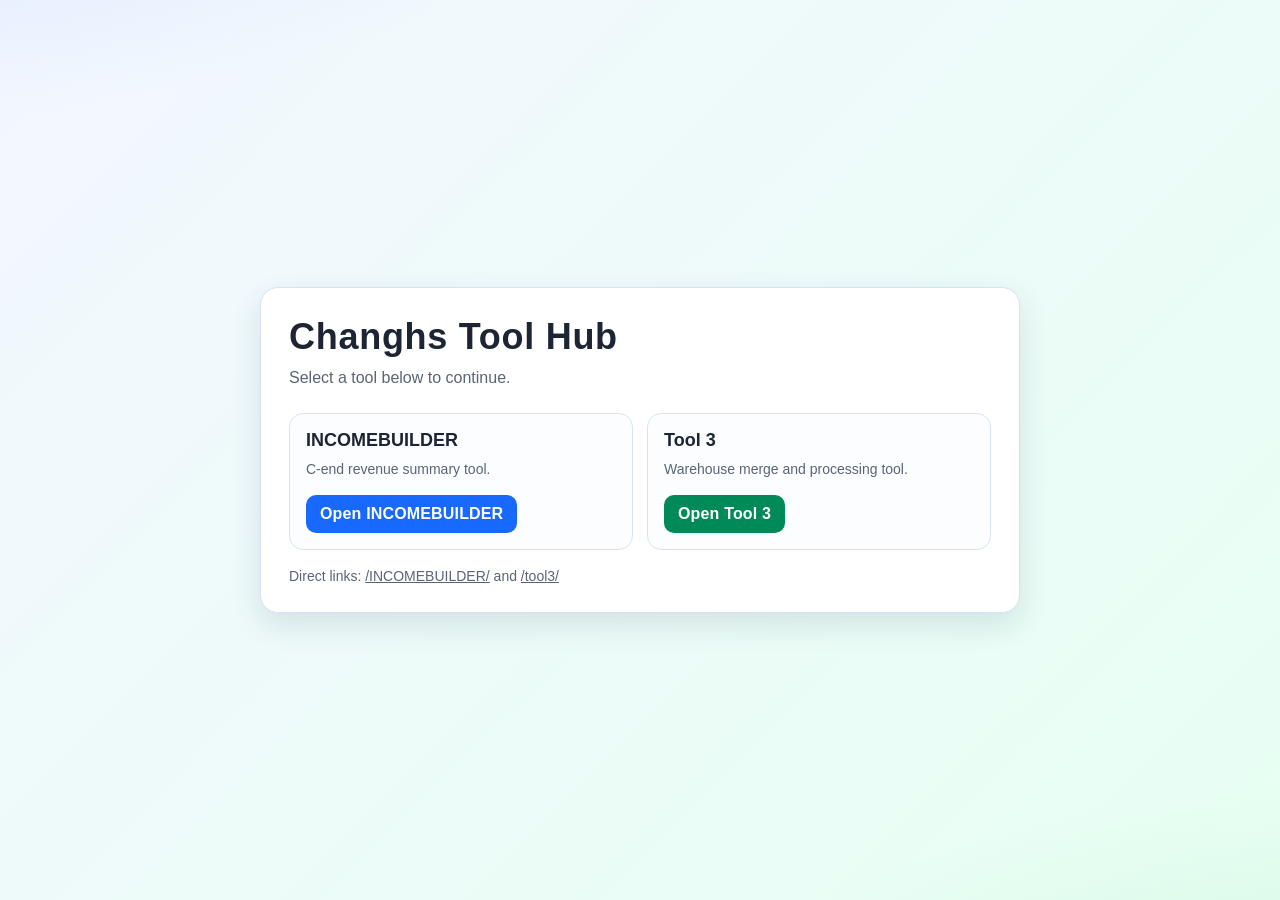
<file: index.html>
<!doctype html>
<html lang="en">
<head>
  <meta charset="utf-8" />
  <meta name="viewport" content="width=device-width, initial-scale=1" />
  <title>Changhs Tools</title>
  <style>
    :root {
      --bg-1: #f3f7ff;
      --bg-2: #e7fff3;
      --ink: #1d2433;
      --muted: #5a6477;
      --card: #ffffff;
      --card-border: #d9e2f5;
      --btn-2: #1769ff;
      --btn-3: #008a59;
      --btn-text: #ffffff;
      --shadow: 0 12px 30px rgba(26, 46, 84, 0.12);
    }

    * {
      box-sizing: border-box;
    }

    body {
      margin: 0;
      min-height: 100vh;
      font-family: "Trebuchet MS", "Segoe UI", sans-serif;
      color: var(--ink);
      background:
        radial-gradient(1200px 500px at -10% -20%, #d8e6ff 0%, transparent 60%),
        radial-gradient(1200px 500px at 110% 120%, #cff6dd 0%, transparent 60%),
        linear-gradient(135deg, var(--bg-1), var(--bg-2));
      display: grid;
      place-items: center;
      padding: 24px;
    }

    .panel {
      width: min(760px, 100%);
      background: var(--card);
      border: 1px solid var(--card-border);
      border-radius: 18px;
      box-shadow: var(--shadow);
      padding: 28px;
    }

    h1 {
      margin: 0 0 8px;
      font-size: clamp(26px, 3.3vw, 36px);
      letter-spacing: 0.02em;
    }

    p {
      margin: 0 0 22px;
      color: var(--muted);
      line-height: 1.55;
    }

    .grid {
      display: grid;
      grid-template-columns: 1fr 1fr;
      gap: 14px;
    }

    .card {
      border: 1px solid var(--card-border);
      border-radius: 14px;
      padding: 16px;
      background: #fcfdff;
    }

    .card h2 {
      margin: 0 0 8px;
      font-size: 18px;
    }

    .card p {
      margin: 0 0 14px;
      font-size: 14px;
    }

    .btn {
      display: inline-block;
      text-decoration: none;
      color: var(--btn-text);
      font-weight: 700;
      letter-spacing: 0.01em;
      border-radius: 10px;
      padding: 10px 14px;
      transition: transform 140ms ease, box-shadow 140ms ease;
      will-change: transform;
    }

    .btn:hover {
      transform: translateY(-1px);
      box-shadow: 0 8px 18px rgba(0, 0, 0, 0.14);
    }

    .btn.tool2 {
      background: var(--btn-2);
    }

    .btn.tool3 {
      background: var(--btn-3);
    }

    .links {
      margin-top: 18px;
      color: var(--muted);
      font-size: 14px;
    }

    .links a {
      color: inherit;
    }

    @media (max-width: 680px) {
      .panel {
        padding: 22px;
      }

      .grid {
        grid-template-columns: 1fr;
      }
    }
  </style>
</head>
<body>
  <main class="panel">
    <h1>Changhs Tool Hub</h1>
    <p>Select a tool below to continue.</p>
    <section class="grid">
      <article class="card">
        <h2>INCOMEBUILDER</h2>
        <p>C-end revenue summary tool.</p>
        <a class="btn tool2" href="/INCOMEBUILDER/">Open INCOMEBUILDER</a>
      </article>
      <article class="card">
        <h2>Tool 3</h2>
        <p>Warehouse merge and processing tool.</p>
        <a class="btn tool3" href="/tool3/">Open Tool 3</a>
      </article>
    </section>
    <div class="links">
      Direct links:
      <a href="/INCOMEBUILDER/">/INCOMEBUILDER/</a>
      and
      <a href="/tool3/">/tool3/</a>
    </div>
  </main>
</body>
</html>
</file>
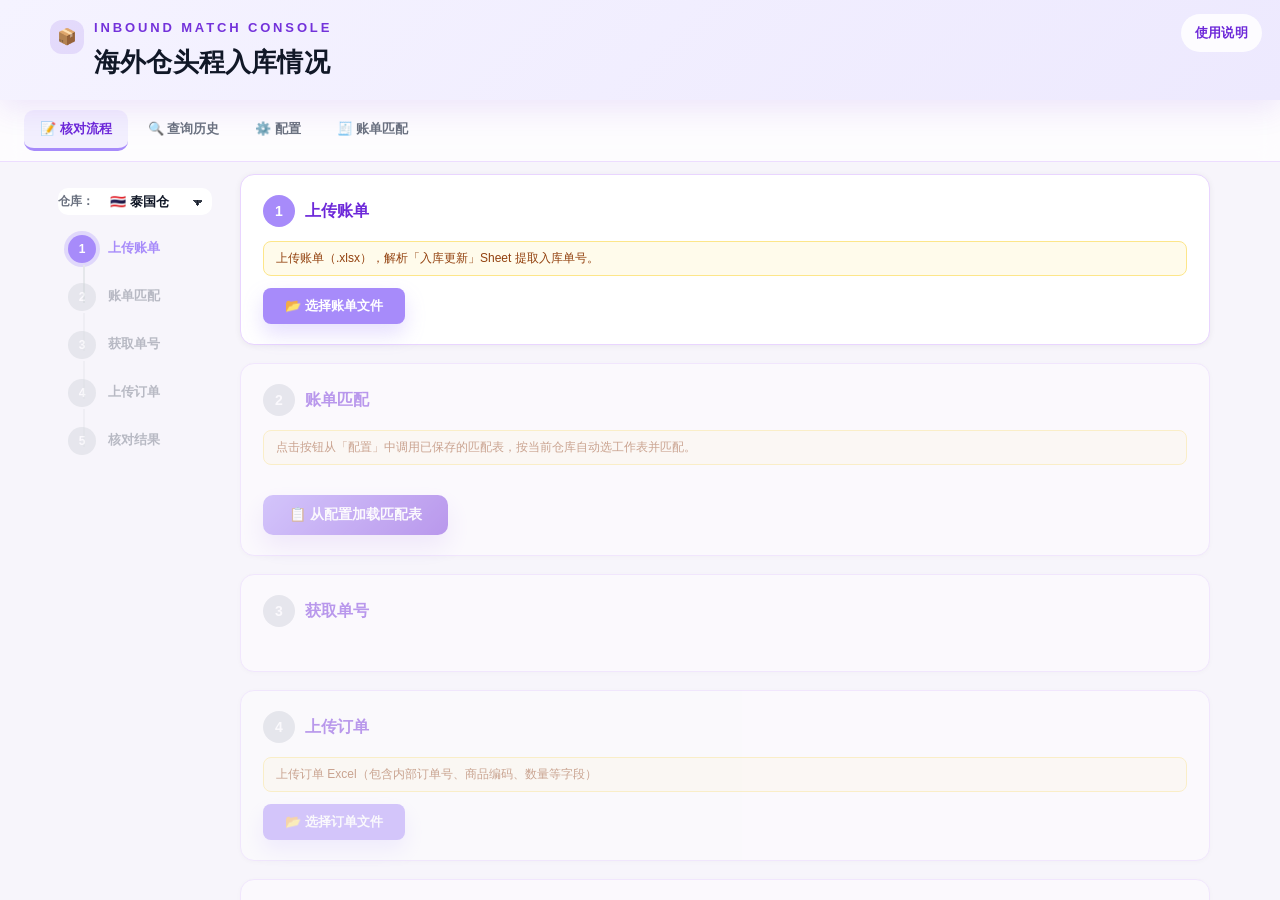
<file: Inbound/index.html>
<!DOCTYPE html>
<html lang="zh-CN">
<head>
<meta charset="UTF-8">
<meta name="viewport" content="width=device-width, initial-scale=1.0">
<title>海外仓头程入库情况</title>
<style>
  :root {
    /* Macaron 紫灰配色 */
    --primary: #A78BFA;
    --primary-dark: #6D28D9;
    --bg: #F7F5FB;
    --card: #FFFFFF;
    --border: #E9D5FF;
    --text: #111827;
    --text-muted: #6B7280;
    --success: #22C55E;
    --danger: #F43F5E;
    --shadow-sm: 0 1px 6px rgba(15, 23, 42, 0.06);
    --shadow-md: 0 10px 24px rgba(15, 23, 42, 0.10);
    --radius: 12px;
    --content-max: 1180px;
  }
  * { box-sizing: border-box; margin: 0; padding: 0; }
  body {
    font-family: 'Microsoft YaHei', 'PingFang SC', 'Arial', sans-serif;
    background: var(--bg);
    color: var(--text);
    min-height: 100vh;
    height: 100vh;
    overflow: hidden;
  }

  /* Header */
  .app-header {
    background: linear-gradient(135deg, #F5F3FF, #EDE9FE);
    color: var(--text);
    padding: 20px 24px;
    box-shadow: 0 10px 28px rgba(109, 40, 217, 0.10);
    position: relative;
    z-index: 20;
  }
  .app-header h1 { font-size: 26px; font-weight: 900; letter-spacing: .2px; }
  .app-header p { font-size: 13px; opacity: .88; margin-top: 8px; }
  #warehouse-select option { background: #fff; color: var(--text); }
  .header-inner {
    display:flex; align-items:center; justify-content:space-between; gap: 16px;
    max-width: var(--content-max);
    margin: 0 auto;
  }
  .brand {
    display:flex; align-items:flex-start; gap: 10px;
  }
  .brand-badge {
    width: 34px; height: 34px; border-radius: 12px;
    background: rgba(109, 40, 217, 0.12);
    border: none;
    display:flex; align-items:center; justify-content:center;
    box-shadow: none;
    flex-shrink: 0;
  }
  .brand-badge span { font-size: 16px; line-height: 1; }
  .title-en {
    font-size: 13px;
    letter-spacing: 0.22em;
    font-weight: 800;
    color: #6D28D9;
    opacity: .95;
    text-transform: uppercase;
  }
  .title-cn { margin-top: 10px; }
  .title-cn { color: #111827; }
  .header-actions {
    display:flex;
    align-items:center;
    gap: 12px;
    flex-shrink: 0;
  }
  .warehouse-pill {
    display:flex; align-items:center; gap: 10px;
    padding: 8px 12px;
    border-radius: 10px;
    background: #fff;
    border: 1px solid var(--border);
    box-shadow: var(--shadow-sm);
  }
  .warehouse-pill label { font-size:12px; font-weight:800; color: #6B7280; }
  #warehouse-select {
    padding: 6px 26px 6px 8px !important;
    border-radius: 10px !important;
    border: none !important;
    color: #111827 !important;
    background-color: transparent !important;
    box-shadow: none !important;
    outline: none !important;
    appearance: none;
    -webkit-appearance: none;
    -moz-appearance: none;
    background-image: linear-gradient(45deg, transparent 50%, rgba(17,24,39,.85) 50%),
                      linear-gradient(135deg, rgba(17,24,39,.85) 50%, transparent 50%);
    background-position: calc(100% - 14px) 55%, calc(100% - 9px) 55%;
    background-size: 6px 6px, 6px 6px;
    background-repeat: no-repeat;
    font-size: 13px !important;
    font-weight: 800 !important;
    min-width: 170px;
  }
  #warehouse-select:focus-visible { outline: none !important; }
  .workflow-warehouse {
    margin: 0 8px 10px;
    padding: 0;
    border: none;
    border-radius: 0;
    background: transparent;
    box-shadow: none;
  }
  .workflow-warehouse .warehouse-pill {
    display: flex;
    width: 100%;
    padding: 0;
    border: none;
    box-shadow: none;
    gap: 6px;
  }
  .workflow-warehouse .warehouse-pill label {
    min-width: 38px;
    font-size: 12px;
  }
  .workflow-warehouse #warehouse-select {
    min-width: 0;
    width: 100%;
    font-size: 13px !important;
    font-weight: 800 !important;
  }

  .help-btn {
    border: none !important;
    background: rgba(255,255,255,.85) !important;
    color: #6D28D9 !important;
    box-shadow: none !important;
    padding: 10px 14px !important;
    border-radius: 999px !important;
    font-weight: 800 !important;
    letter-spacing: .02em;
    backdrop-filter: blur(10px);
  }
  .help-btn:hover { background: rgba(255,255,255,.95) !important; }
  .help-btn-fixed {
    position: absolute;
    top: 14px;
    right: 18px;
    z-index: 101;
  }

  /* Help modal */
  .modal-mask {
    position: fixed; inset: 0;
    background: rgba(17, 24, 39, 0.45);
    display: none;
    align-items: center;
    justify-content: center;
    padding: 18px;
    z-index: 99999;
  }
  .modal-mask.show { display: flex; }
  .modal {
    width: min(920px, 100%);
    background: #fff;
    border-radius: 16px;
    box-shadow: 0 22px 60px rgba(15, 23, 42, 0.25);
    border: 1px solid rgba(233, 213, 255, 0.9);
    overflow: hidden;
  }
  .modal-hd {
    display:flex; align-items:center; justify-content:space-between; gap: 10px;
    padding: 16px 18px;
    background: linear-gradient(135deg, rgba(167, 139, 250, 0.20), rgba(109, 40, 217, 0.10));
  }
  .modal-hd h3 { font-size: 16px; font-weight: 900; color: #111827; }
  .modal-close {
    border: none;
    background: rgba(17, 24, 39, 0.06);
    color: #111827;
    border-radius: 10px;
    padding: 8px 10px;
    cursor: pointer;
    font-weight: 800;
  }
  .modal-body {
    padding: 16px 18px 18px;
    color: #111827;
    font-size: 13px;
    line-height: 1.7;
  }
  .modal-body .sec {
    margin-top: 12px;
    padding: 12px 12px;
    border-radius: 12px;
    background: #FAF7FF;
    border: 1px solid rgba(233, 213, 255, 0.9);
  }
  .modal-body .sec-title {
    font-weight: 900;
    color: #4C1D95;
    margin-bottom: 6px;
  }
  .modal-body ul { padding-left: 18px; }
  .modal-body li { margin: 6px 0; }

  /* History editing */
  details.editing td.editable .cell-text { display: none; }
  details:not(.editing) td.editable .cell-edit { display: none; }
  .hist-input {
    width: 100%;
    padding: 5px 8px;
    border-radius: 10px;
    border: 1px solid rgba(233, 213, 255, 0.9);
    background: #fff;
    color: #111827;
    font-size: 11px;
  }
  .hist-input:focus { outline: 3px solid rgba(167, 139, 250, 0.28); border-color: rgba(167, 139, 250, 0.65); }
  .hist-edit-btn {
    padding: 6px 10px !important;
    border-radius: 999px !important;
    font-size: 12px !important;
    font-weight: 800 !important;
    box-shadow: none !important;
  }
  .bid-note-input {
    width: 100%;
    padding: 6px 0;
    border-radius: 0;
    border: none;
    background: transparent;
    font-size: 12px;
    color: #111827;
    outline: none;
    box-shadow: none;
  }
  .bid-note-input::placeholder { color: #9CA3AF; }
  .bid-note-status {
    font-size: 11px;
    color: #6B7280;
    min-width: 54px;
    text-align: left;
  }
  .bid-summary-row1 {
    display: flex;
    align-items: center;
    gap: 12px;
    flex-wrap: wrap;
  }
  .bid-summary-right {
    margin-left: auto;
    display: inline-flex;
    align-items: center;
    gap: 12px;
    flex-shrink: 0;
  }
  .bid-summary-row2 {
    margin-top: 10px;
    display: flex;
    align-items: flex-start;
    gap: 10px;
    width: 100%;
  }
  .bid-note-label {
    font-size: 12px;
    font-weight: 800;
    color: var(--text-muted);
    padding-top: 7px;
    flex-shrink: 0;
  }
  .bid-note-wrap {
    flex: 1;
    min-width: 280px;
    padding: 0 0 4px;
    border-bottom: 1px solid rgba(233, 213, 255, 0.9);
  }

  /* Step sidebar (vertical) */
  .step-layout {
    display: flex;
    min-height: calc(100vh - 80px);
    max-width: 1180px;
    margin: 0 auto;
  }
  .step-layout > .container {
    min-width: 0;
  }
  .step-sidebar {
    width: 170px;
    flex-shrink: 0;
    background: transparent;
    border-right: none;
    padding: 14px 0 24px;
    position: sticky;
    top: 12px;
    align-self: flex-start;
    height: fit-content;
  }
  .sidebar-step {
    display: flex;
    align-items: flex-start;
    gap: 12px;
    padding: 10px 18px;
    position: relative;
    cursor: default;
  }
  .sidebar-step .step-n {
    width: 28px; height: 28px; border-radius: 50%;
    font-size: 12px; font-weight: 700;
    display: flex; align-items: center; justify-content: center;
    color: #fff; flex-shrink: 0;
    background: #D1D5DB;
    transition: background .2s;
  }
  .sidebar-step.active .step-n { background: var(--primary); box-shadow: 0 0 0 4px rgba(167, 139, 250, 0.28); }
  .sidebar-step.done .step-n { background: var(--success); }
  .sidebar-step.active .step-label { color: var(--primary); font-weight: 700; }
  .sidebar-step.done .step-label { color: var(--success); }
  .sidebar-step.future { opacity: .45; }
  .sidebar-step .step-label {
    font-size: 13px; font-weight: 600;
    color: var(--text-muted);
    line-height: 1.4;
    padding-top: 4px;
  }
  /* Vertical connector line */
  .sidebar-step:not(:last-child)::after {
    content: '';
    position: absolute;
    left: 33px; top: 40px;
    width: 2px; height: calc(100% - 10px);
    background: #E5E7EB;
  }
  .sidebar-step.done:not(:last-child)::after { background: var(--success); }
  .sidebar-step.active:not(:last-child)::after { background: #E5E7EB; }

  /* Tab bar */
  .tab-bar {
    display: flex;
    gap: 4px;
    background: rgba(255,255,255,.72);
    border-bottom: 1px solid rgba(233, 213, 255, 0.8);
    padding: 10px 24px;
    backdrop-filter: blur(10px);
    position: relative;
    z-index: 15;
  }
  .tab-btn {
    padding: 10px 16px;
    font-size: 13px; font-weight: 600;
    color: var(--text-muted);
    border: none; background: none;
    cursor: pointer;
    border-bottom: 3px solid transparent;
    transition: all .2s;
    border-radius: 10px;
  }
  .tab-btn:hover { color: var(--primary-dark); background: rgba(167, 139, 250, 0.10); }
  .tab-btn.active { color: var(--primary-dark); border-bottom-color: var(--primary); background: rgba(167, 139, 250, 0.12); }

  button:focus-visible, select:focus-visible, input:focus-visible, textarea:focus-visible {
    outline: 3px solid rgba(167, 139, 250, 0.35);
    outline-offset: 2px;
  }

  .tab-content { display: none; }
  .tab-content.active {
    display: block;
    height: calc(100vh - var(--chrome-height, 124px));
    overflow-y: auto;
    overflow-x: hidden;
  }
  #tab-c-freight.tab-content.active {
    overflow: hidden;
  }
  .tab-content .container {
    max-width: var(--content-max);
    margin: 0 auto;
    padding: 12px 20px 12px;
  }
  #tab-c-freight .container {
    max-width: none;
    margin: 0;
    padding: 0;
    height: 100%;
  }
  .freight-inline-frame {
    width: 100%;
    height: 100%;
    min-height: 0;
    border: 0;
    border-radius: 12px;
    overflow: auto;
    background: #fff;
    box-shadow: var(--shadow-sm);
  }

  /* Container */
  .container { max-width: var(--content-max); margin: 0 auto; padding: 22px 20px 60px; }

  /* Wider layout on large screens */
  @media (min-width: 1440px) {
    :root { --content-max: 1240px; }
    .step-sidebar { width: 200px; }
  }

  /* Step sections */
  .step-section {
    background: var(--card);
    border: 1.5px solid var(--border);
    border-radius: 14px;
    padding: 20px 22px;
    margin-bottom: 18px;
    transition: opacity .3s;
    box-shadow: var(--shadow-sm);
  }
  .step-section.future { opacity: .45; pointer-events: none; }
  .step-section.done { opacity: .8; }
  .step-section.current { opacity: 1; pointer-events: all; }

  /* Step header */
  .step-hd {
    display: flex; align-items: center; gap: 10px;
    margin-bottom: 14px;
  }
  .step-n {
    width: 32px; height: 32px; border-radius: 50%;
    display: flex; align-items: center; justify-content: center;
    font-size: 14px; font-weight: 700; color: #fff; flex-shrink: 0;
  }
  .step-section.future .step-n { background: #D1D5DB; }
  .step-section.current .step-n { background: var(--primary); }
  .step-section.done .step-n { background: var(--success); }
  .step-title { font-size: 16px; font-weight: 700; color: var(--primary-dark); }
  .step-section.done .step-title { color: var(--success); }
  .step-badge {
    margin-left: auto;
    background: var(--success); color: #fff;
    font-size: 11px; font-weight: 700;
    padding: 3px 10px; border-radius: 20px;
  }

  /* Upload button */
  .upload-btn {
    display: inline-block; position: relative; overflow: hidden;
    padding: 9px 22px;
    background: var(--primary); color: #fff;
    border: none; border-radius: 8px;
    font-size: 13px; font-weight: 600;
    cursor: pointer; transition: background .2s;
    vertical-align: middle;
    box-shadow: 0 10px 20px rgba(167, 139, 250, 0.28);
  }
  .upload-btn:hover { background: var(--primary-dark); }
  .upload-btn input[type=file] {
    position: absolute; right: 0; top: 0;
    font-size: 100px; opacity: 0; cursor: pointer; margin: 0;
    width: 100%; height: 100%;
  }

  /* Loaded state */
  .loaded-info {
    display: flex; align-items: center; gap: 12px;
    flex-wrap: wrap;
    background: #F8FAFC; border: 1px solid var(--border);
    border-radius: 10px; padding: 10px 14px;
    font-size: 13px;
  }
  .loaded-info .fname { font-weight: 700; color: var(--primary-dark); }
  .loaded-info .reset-btn {
    margin-left: auto;
    background: #FFF1F2; color: #9F1239;
    border: 1px solid #FECDD3; border-radius: 8px;
    padding: 5px 10px; font-size: 11px; font-weight: 700;
    cursor: pointer;
  }
  .loaded-info .reset-btn:hover { background: #FFE4E6; }

  /* Chips row */
  .chip-row {
    display: flex; flex-wrap: wrap; gap: 6px;
    margin-top: 8px;
  }
  .chip {
    background: var(--primary); color: #fff;
    padding: 3px 10px; border-radius: 20px;
    font-size: 12px; font-family: 'Courier New', monospace;
  }
  .chip.green { background: var(--success); }
  .chip.orange { background: #FD7E14; }
  .chip-label { font-size: 12px; color: var(--text-muted); margin-top: 6px; }

  /* Match info */
  .match-stat {
    display: inline-flex; align-items: center; gap: 6px;
    background: #F3E8FF; border: 1px solid rgba(167, 139, 250, 0.32);
    border-radius: 6px; padding: 4px 12px;
    font-size: 12px; font-weight: 600; color: var(--primary-dark);
    margin-right: 6px; margin-top: 6px;
  }
  .match-stat.ok { background: #E2EFDA; border-color: #70AD47; color: #375623; }
  .match-stat.ng { background: #FCE4D6; border-color: #ED7D31; color: #C00000; }

  /* Continue button */
  .continue-btn {
    display: inline-flex; align-items: center; gap: 8px;
    margin-top: 18px;
    padding: 11px 26px;
    background: linear-gradient(135deg, var(--primary), var(--primary-dark));
    color: #fff; border: none; border-radius: 10px;
    font-size: 14px; font-weight: 700; cursor: pointer;
    box-shadow: 0 12px 24px rgba(109, 40, 217, 0.18);
    transition: all .2s;
  }
  .continue-btn:hover {
    transform: translateY(-1px);
    box-shadow: 0 6px 18px rgba(46,91,182,.4);
  }

  /* Copy button */
  .copy-row { display: flex; align-items: center; gap: 10px; margin-top: 10px; flex-wrap: wrap; }
  .copy-btn {
    display: inline-flex; align-items: center; gap: 6px;
    padding: 7px 16px;
    background: var(--success); color: #fff;
    border: none; border-radius: 8px;
    font-size: 12px; font-weight: 600; cursor: pointer;
  }
  .copy-btn:hover { background: #1e7e34; }
  .copied-msg { font-size: 12px; color: var(--success); font-weight: 600; display: none; }
  .copied-msg.show { display: inline; }

  /* Diagnostic */
  .diag-box {
    background: #FFF8F0; border: 1px solid #FCD34D;
    border-radius: 8px; padding: 10px 14px;
    font-size: 12px; color: #92400E; margin-top: 10px;
  }
  .diag-box code {
    background: #FFF; border: 1px solid #FCD34D;
    padding: 1px 5px; border-radius: 3px;
    font-family: 'Courier New', monospace; font-size: 11px;
  }

  /* Hint */
  .hint-box {
    background: #FFFBEB; border: 1px solid #FDE68A;
    border-radius: 8px; padding: 8px 12px;
    font-size: 12px; color: #92400E; margin-top: 10px;
  }

  /* Result table */
  /* Tables: fit within view, no horizontal scroll */
  .tbl-wrap { overflow-x: auto; max-width: 100%; margin-top: 10px; border-radius: 10px; border: 1px solid var(--border); background:#fff; }
  .tbl-wrap table { width: max-content; min-width: 100%; border-collapse: collapse; table-layout: auto; }
  .tbl-wrap th, .tbl-wrap td {
    padding: 6px 8px;
    border-bottom: 1px solid #EEF2F7;
    font-size: 11px;
    white-space: nowrap;
    overflow: visible;
    text-overflow: clip;
    vertical-align: top;
  }
  .tbl-wrap thead th {
    background: var(--primary-dark);
    color: #fff;
    border-bottom: 1px solid rgba(255,255,255,.15);
    font-weight: 700;
    overflow: visible;
    text-overflow: clip;
    font-size: 11px;
  }
  .tbl-wrap td.col-sku, .tbl-wrap th.col-sku {
    white-space: normal;
    word-break: break-all;
  }
  .tbl-wrap td.col-num, .tbl-wrap th.col-num {
    text-align: right;
    font-variant-numeric: tabular-nums;
  }
  .tbl-wrap td.col-match { font-weight: 700; }
  table { border-collapse: collapse; width: 100%; }

  /* Result actions */
  .result-meta { display: flex; gap: 10px; flex-wrap: wrap; margin-bottom: 10px; font-size: 13px; }
  .result-stat {
    background: #EEF4FB; border: 1px solid var(--border); border-radius: 20px;
    padding: 3px 12px; font-weight: 600;
  }
  .result-stat.ok { background: #E2EFDA; border-color: #70AD47; color: #375623; }
  .result-stat.ng { background: #FCE4D6; border-color: #ED7D31; color: #C00000; }

  .btn-row { display: flex; gap: 10px; margin-top: 14px; flex-wrap: wrap; }
  .btn {
    display: inline-flex; align-items: center; gap: 6px;
    padding: 9px 18px;
    border: 1px solid transparent;
    border-radius: 10px;
    font-size: 13px; font-weight: 600; cursor: pointer;
    transition: transform .15s ease, box-shadow .15s ease, background .15s ease, border-color .15s ease;
    box-shadow: 0 6px 14px rgba(15, 23, 42, 0.06);
    background: #fff;
    color: var(--text);
  }
  .btn:hover { transform: translateY(-1px); box-shadow: 0 10px 20px rgba(15, 23, 42, 0.10); }
  .btn:active { transform: translateY(0px); box-shadow: 0 6px 14px rgba(15, 23, 42, 0.08); }

  .btn-success { background: linear-gradient(135deg, #16A34A, #15803D); color: #fff; }
  .btn-success:hover { background: linear-gradient(135deg, #22C55E, #15803D); }
  .btn-primary { background: linear-gradient(135deg, var(--primary), var(--primary-dark)); color: #fff; }
  .btn-primary:hover { background: linear-gradient(135deg, #C4B5FD, var(--primary-dark)); }

  .btn-secondary {
    background: linear-gradient(180deg, #FFFFFF, #F8FAFC) !important;
    color: #334155 !important;
    border: 1px solid #CBD5E1 !important;
    box-shadow: 0 6px 14px rgba(15, 23, 42, 0.06);
  }
  .btn-secondary:hover {
    background: linear-gradient(180deg, #FFFFFF, #EEF2F7) !important;
  }

  /* Footer */
  .app-footer { display: none; }

  /* Toast */
  .toast {
    position: fixed; bottom: 24px; right: 24px;
    background: rgba(15, 23, 42, 0.92);
    color: #fff; padding: 10px 16px;
    border-radius: 8px; font-size: 13px; font-weight: 600;
    box-shadow: var(--shadow-md); z-index: 9999;
    transition: opacity .3s, transform .3s; pointer-events: none;
    opacity: 0;
    transform: translateY(10px);
  }
  .toast.hide { opacity: 0; transform: translateY(10px); }
  .toast:not(.hide) { opacity: 1; transform: translateY(0); }

  .divider { height: 1px; background: linear-gradient(to right, var(--primary), transparent); margin: 0 -26px 18px; opacity: .2; }
</style>
</head>
<body>

<div class="app-header">
  <div class="header-inner">
    <div class="brand">
      <div class="brand-badge"><span>📦</span></div>
      <div>
        <div class="title-en">INBOUND MATCH CONSOLE</div>
        <h1 class="title-cn">海外仓头程入库情况</h1>
      </div>
    </div>
    <div class="header-actions"></div>
  </div>
  <button class="btn help-btn help-btn-fixed" onclick="openHelp()">使用说明</button>
</div>

<!-- Tab bar -->
<div class="tab-bar" id="tab-bar">
  <button class="tab-btn active" onclick="switchTab('workflow')" id="tab-workflow">📝 核对流程</button>
  <button class="tab-btn" onclick="switchTab('history')" id="tab-history">🔍 查询历史 <span id="history-badge" style="background:var(--primary);color:#fff;font-size:10px;padding:1px 6px;border-radius:10px;display:none"></span></button>
  <button class="tab-btn" onclick="switchTab('config')" id="tab-config">⚙️ 配置 <span id="badge-prod-sm" style="background:#6C757D;color:#fff;font-size:10px;padding:1px 5px;border-radius:10px;display:none"></span></button>
  <button class="tab-btn" onclick="switchTab('freight')" id="tab-freight">🧾 账单匹配</button>
</div>

<!-- Tab: 核对流程 -->
<div class="tab-content active" id="tab-c-workflow">
<div class="step-layout">
  <!-- Left: vertical stepper -->
  <div class="step-sidebar" id="step-sidebar">
    <div class="workflow-warehouse">
      <div class="warehouse-pill">
        <label>仓库：</label>
        <select id="warehouse-select" onchange="changeWarehouse()" style="cursor:pointer">
          <option value="thailand">🇹🇭 泰国仓</option>
          <option value="mexico">🇲🇽 墨西哥仓</option>
          <option value="russia">🇷🇺 俄罗斯仓</option>
          <option value="philippines">🇵🇭 菲律宾仓</option>
          <option value="malaysia">🇲🇾 马来西亚仓</option>
          <option value="indonesia">🇮🇩 印尼仓</option>
          <option value="vietnam">🇻🇳 越南仓</option>
          <option value="australia">🇦🇺 澳洲仓</option>
          <option value="uk">🇬🇧 英国仓</option>
          <option value="usa">🇺🇸 美国仓</option>
        </select>
      </div>
    </div>
    <div class="sidebar-step active" id="sbar-1">
      <div class="step-n">1</div>
      <div class="step-label">上传账单</div>
    </div>
    <div class="sidebar-step future" id="sbar-2">
      <div class="step-n">2</div>
      <div class="step-label">账单匹配</div>
    </div>
    <div class="sidebar-step future" id="sbar-3">
      <div class="step-n">3</div>
      <div class="step-label">获取单号</div>
    </div>
    <div class="sidebar-step future" id="sbar-4">
      <div class="step-n">4</div>
      <div class="step-label">上传订单</div>
    </div>
    <div class="sidebar-step future" id="sbar-5">
      <div class="step-n">5</div>
      <div class="step-label">核对结果</div>
    </div>
  </div>

  <!-- Right: step content -->
  <div class="container" style="flex:1">

  <!-- Step 1: Upload Bill -->
  <div class="step-section current" id="step-1">
    <div class="step-hd">
      <div class="step-n">1</div>
      <div class="step-title">上传账单</div>
      <div class="step-badge" id="badge-1" style="display:none">✓</div>
    </div>
    <div class="hint-box">上传账单（.xlsx），解析「入库更新」Sheet 提取入库单号。<span id="prod-hint"></span></div>
    <div style="margin-top:12px">
      <label class="upload-btn">
        📂 选择账单文件
        <input type="file" accept=".xlsx,.xls" id="file-bill" onchange="loadBill(this.files[0])">
      </label>
    </div>
    <div id="bill-loaded" style="display:none;margin-top:12px">
      <div class="loaded-info">
        <span>📄 <span class="fname" id="bill-fname"></span></span>
        <div id="bill-stats"></div>
        <button class="reset-btn" onclick="resetBill()">🗑 重选</button>
      </div>
      <div id="bill-chips" class="chip-row"></div>
    </div>
    <div id="bill-action" style="display:none">
      <button class="continue-btn" onclick="proceedFromBill()">✅ 确认入库单号 → 下一步</button>
    </div>
  </div>

  <!-- Step 2: Match Table -->
  <div class="step-section future" id="step-2">
    <div class="step-hd">
      <div class="step-n">2</div>
      <div class="step-title">账单匹配</div>
      <div class="step-badge" id="badge-2" style="display:none">✓</div>
    </div>
    <div class="hint-box" id="match-hint">点击按钮从「配置」中调用已保存的匹配表，按当前仓库自动选工作表并匹配。</div>
    <div style="margin-top:12px;display:flex;gap:10px;align-items:center;flex-wrap:wrap">
      <button class="continue-btn" onclick="applyMatchFromConfig()" id="btn-apply-match">📋 从配置加载匹配表</button>
      <span id="match-prep-status" style="font-size:13px;color:#6B7280"></span>
    </div>
    <div id="match-loaded" style="display:none;margin-top:12px">
      <div class="loaded-info">
        <span>📄 <span class="fname" id="match-fname"></span></span>
        <button class="reset-btn" onclick="resetMatch()">🗑 重选</button>
      </div>
      <div id="match-stats" style="margin-top:8px"></div>
      <div id="match-diag"></div>
    </div>
    <div id="match-action" style="display:none">
      <button class="continue-btn" onclick="proceedFromMatch()">✅ 匹配完成 → 下一步</button>
    </div>
  </div>

  <!-- Step 3: Confirm IDs -->
  <div class="step-section future" id="step-3">
    <div class="step-hd">
      <div class="step-n">3</div>
      <div class="step-title">获取单号</div>
      <div class="step-badge" id="badge-3" style="display:none">✓</div>
    </div>
    <div id="id-summary" class="hint-box" style="display:none"></div>
    <div class="copy-row" id="id-copy-row" style="display:none">
      <button class="copy-btn" onclick="copyIDs()">📋 一键复制全部内部单号</button>
      <span class="copied-msg" id="copied-msg">已复制到剪贴板！</span>
    </div>
    <div id="id-chips-wrap" style="margin-top:8px">
      <div id="id-chips" class="chip-row"></div>
    </div>
    <div id="id-diag" style="margin-top:10px"></div>
    <div id="id-action" style="display:none">
      <button class="continue-btn" onclick="proceedFromIDs()">✅ 确认单号 → 下一步</button>
    </div>
  </div>

  <!-- Step 4: Upload Order -->
  <div class="step-section future" id="step-4">
    <div class="step-hd">
      <div class="step-n">4</div>
      <div class="step-title">上传订单</div>
      <div class="step-badge" id="badge-4" style="display:none">✓</div>
    </div>
    <div class="hint-box">上传订单 Excel（包含内部订单号、商品编码、数量等字段）</div>
    <div style="margin-top:12px">
      <label class="upload-btn">
        📂 选择订单文件
        <input type="file" accept=".xlsx,.xls" id="file-order" onchange="loadOrder(this.files[0])">
      </label>
    </div>
    <div id="order-loaded" style="display:none;margin-top:12px">
      <div class="loaded-info">
        <span>📄 <span class="fname" id="order-fname"></span></span>
        <div id="order-stats"></div>
        <button class="reset-btn" onclick="resetOrder()">🗑 重选</button>
      </div>
    </div>
    <div id="order-action" style="display:none">
      <button class="continue-btn" onclick="proceedFromOrder()">✅ 生成核对结果</button>
    </div>
  </div>

  <!-- Step 5: Result -->
  <div class="step-section future" id="step-5">
    <div class="step-hd">
      <div class="step-n">5</div>
      <div class="step-title">核对结果</div>
    </div>
    <div class="result-meta" id="result-meta"></div>
    <div id="result-filter-row" style="display:none;margin-bottom:10px;align-items:center;gap:10px;flex-wrap:wrap">
      <label class="btn btn-secondary" style="display:flex;align-items:center;gap:8px;cursor:pointer;font-size:13px;font-weight:700">
        <input type="checkbox" id="filter-ng-only" onchange="toggleNgFilter()" style="width:16px;height:16px;cursor:pointer">
        <span style="color:var(--danger)">只显示不一致/无订单</span>
      </label>
    </div>
    <div class="tbl-wrap" id="result-table-wrap" style="max-height:560px;overflow-y:auto;overflow-x:auto;"></div>
    <div class="btn-row">
      <button class="btn btn-primary" onclick="saveResult()">💾 保存结果</button>
      <button class="btn btn-success" onclick="downloadResult()">📥 下载 Excel</button>
      <button class="btn btn-primary" onclick="copyResultText()">📋 复制文本</button>
      <button class="btn" onclick="resetAll()" style="background:#6B7280;color:#fff;border-color:#6B7280">🔄 重新开始</button>
      <button class="btn" onclick="scrollToTop()" style="background:#E5E7EB;color:#374151;border-color:#D1D5DB">⬆️ 回到顶部</button>
    </div>
  </div>

  </div><!-- end container -->
</div><!-- end step-layout -->
</div><!-- end tab-c-workflow -->

<!-- Tab: 查询历史 -->
<div class="tab-content" id="tab-c-history">
<div class="container">
  <div class="step-section current" id="history-section">
    <div class="step-hd">
      <div class="step-n" style="background:var(--primary)">🔍</div>
      <div class="step-title">查询核对历史</div>
    </div>
	    <div class="hint-box">输入入库单号（支持多个，用换行或逗号分隔）查找历史核对结果</div>
	    <div style="margin-top:12px">
	      <textarea id="history-ids" placeholder="例如：&#10;IO00130206030201&#10;IO00130205233001&#10;（多个用换行分隔）" style="width:100%;min-height:80px;padding:10px;border:1px solid var(--border);border-radius:8px;font-size:13px;resize:vertical"></textarea>
	    </div>
	    <div style="margin-top:10px;display:flex;align-items:center;gap:10px;flex-wrap:wrap">
	      <span style="color:var(--text-muted);font-size:13px">海外仓：</span>
	      <select id="history-wh" style="padding:7px 10px;border:1px solid var(--border);border-radius:8px;font-size:13px" onchange="onHistoryFilterChange()">
	        <option value="all">全部</option>
	        <option value="thailand">泰国</option>
	        <option value="mexico">墨西哥</option>
	        <option value="russia">俄罗斯</option>
	        <option value="philippines">菲律宾</option>
	        <option value="malaysia">马来西亚</option>
	        <option value="indonesia">印尼</option>
	        <option value="vietnam">越南</option>
	        <option value="australia">澳洲</option>
	        <option value="uk">英国</option>
	        <option value="usa">美国</option>
	        <option value="unknown">未知</option>
	      </select>
        <span style="color:var(--text-muted);font-size:13px;margin-left:6px">筛选：</span>
        <select id="history-match-filter" style="padding:7px 10px;border:1px solid var(--border);border-radius:8px;font-size:13px" onchange="onHistoryFilterChange()">
          <option value="all">全部</option>
          <option value="ok">仅一致</option>
          <option value="ng">仅不一致/异常</option>
        </select>
	      <button class="btn btn-success" onclick="exportHistoryQuery()">📥 导出查询记录</button>
      <button class="btn btn-success" onclick="exportAllHistoryBackup()">🧾 导出全部历史</button>
      <label class="btn btn-secondary" style="cursor:pointer">📤 导入历史
        <input type="file" id="history-import-file" accept=".json,application/json" style="display:none" onchange="importAllHistoryBackup(this.files && this.files[0]); this.value='';">
      </label>
      <button class="btn btn-secondary" onclick="restoreHistoryBackup()">⏪ 恢复备份</button>
	    </div>
	    <div class="btn-row" style="margin-top:12px">
	      <button class="btn btn-primary" onclick="searchHistory()">🔍 查询</button>
      <button class="btn btn-secondary" onclick="document.getElementById('history-ids').value='';document.getElementById('history-result').innerHTML=''">清空</button>
	    </div>
    <div id="history-list-meta" style="margin-top:12px;font-size:13px;color:var(--text-muted);display:none">
      <span id="history-total"></span>
    </div>
    <div id="history-result" style="margin-top:12px"></div>
  </div>
</div>
</div><!-- end tab-c-history -->

<!-- Tab: 配置 -->
<div class="tab-content" id="tab-c-config">
<div class="container">
  <!-- 匹配表预处理 -->
  <div class="step-section current">
    <div class="step-hd">
      <div class="step-n" style="background:#7C3AED">📋</div>
      <div class="step-title">匹配表预处理</div>
      <div class="step-badge" id="badge-match-prep" style="display:none;background:#7C3AED">✓ 已处理</div>
    </div>
    <div class="hint-box">上传头程匹配表（原始合并单元格版本），系统自动扫描所有工作表并拆分填充后保存。<b>核对流程中选择仓库后，上传匹配表时自动命中并按仓库自动选工作表</b>。支持导出检查。</div>
    <div style="margin-top:12px">
      <label class="upload-btn">
        📂 选择头程匹配表（原始合并表格）
        <input type="file" accept=".xlsx,.xls" id="file-match-prep" onchange="preprocessMatchTable(this.files[0])">
      </label>
    </div>
    <div id="match-prep-loaded" style="display:none;margin-top:12px">
      <div class="loaded-info">
        <span>📄 <span class="fname" id="match-prep-fname"></span></span>
        <span style="margin-left:12px" id="match-prep-stats"></span>
        <div style="margin-top:8px;display:flex;gap:8px;flex-wrap:wrap">
          <button class="btn btn-success" onclick="exportPreprocessedMatch()">📥 导出检查</button>
          <button class="reset-btn" onclick="resetMatchPrep()">🗑 清除</button>
        </div>
      </div>
    </div>
    <div class="hint-box" style="margin-top:12px;background:#F5F3FF;border-color:#A78BFA;color:#5B21B6">
      💡 <b>说明：</b>预处理后系统保存拆分填充结果，下次打开工具自动加载。上传匹配表时，系统根据当前仓库自动选对应工作表，无需手动切换。
    </div>
  </div>

  <div style="margin-top:24px">
  <!-- 产品信息配置 -->
  <div class="step-section current">
    <div class="step-hd">
      <div class="step-n" style="background:#6C757D">⚙️</div>
      <div class="step-title">产品信息配置</div>
      <div class="step-badge" id="badge-prod" style="display:none;background:#6C757D">✓ 已配置</div>
    </div>
    <div class="hint-box">上传产品信息表（PLM-成品.xlsx），用于 SKU 映射。当账单中某个 SKU 在订单里找不到时，系统会通过产品名匹配其他 SKU 别名来查找。</div>
    <div style="margin-top:12px">
      <label class="upload-btn">
        📂 选择产品信息表
        <input type="file" accept=".xlsx,.xls" id="file-prod" onchange="loadProductInfo(this.files[0])">
      </label>
    </div>
    <div id="prod-loaded" style="display:none;margin-top:12px">
      <div class="loaded-info">
        <span>📄 <span class="fname" id="prod-fname"></span></span>
        <div id="prod-stats"></div>
        <button class="reset-btn" onclick="resetProductInfo()">🗑 清除</button>
      </div>
    </div>
    <div class="hint-box" style="margin-top:12px;background:#F0F9FF;border-color:#93C5FD;color:#1E40AF">
      💡 <b>说明：</b>产品信息表保存后永久生效，下次打开自动加载。表格中「商品名称」相同的行视为同一产品，其「商品编码」「聚水潭旧编码」「规格型号」等字段均可作为 SKU 别名。
    </div>
  </div>
  </div>
</div>
</div><!-- end tab-c-config -->

<!-- Tab: 账单匹配 -->
<div class="tab-content" id="tab-c-freight">
<div class="container">
  <iframe id="freight-tool-frame" class="freight-inline-frame" title="账单匹配工具"></iframe>
</div>
</div><!-- end tab-c-freight -->

<div class="app-footer">海外仓头程入库情况</div>
<div class="toast hide" id="toast"></div>
<div class="modal-mask" id="help-mask" onclick="closeHelp(event)">
  <div class="modal" onclick="event.stopPropagation()">
    <div class="modal-hd">
      <h3>使用说明 / How to Use</h3>
      <button class="modal-close" onclick="closeHelp()">关闭</button>
    </div>
    <div class="modal-body">
      <div class="sec">
        <div class="sec-title">核对流程</div>
        <ul>
          <li>选择海外仓 → 上传账单（工具会自动定位「入库更新/入库」相关工作表）。</li>
          <li>上传头程匹配表（支持合并单元格自动拆分填充，并缓存结果，下次打开自动加载）。</li>
          <li>上传订单（内部单号/内部订单号 + 商品编码(SKU) + 数量）。</li>
          <li>点击「生成核对结果」：以 <b>入库单号维度</b> 判断是否一致（同入库单号+SKU 汇总对比账单数量与头程汇总）。</li>
        </ul>
      </div>
      <div class="sec">
        <div class="sec-title">SKU 映射</div>
        <ul>
          <li>若账单 SKU 与订单 SKU 不一致，可上传产品信息表：同一产品（同一行/同一商品名）的编码/旧编码/辅助码等视为别名参与匹配。</li>
          <li>匹配时会自动归一化（大小写/空格/破折号）以提升命中率。</li>
        </ul>
      </div>
      <div class="sec">
        <div class="sec-title">历史与导出</div>
        <ul>
          <li>「保存结果」一致/不一致都会保存；对同一 <b>入库单号 + 内部单号 + SKU（按账单SKU归一）</b> 自动去重合并，本次保存会优先覆盖旧的重复行。</li>
          <li>「查询历史」可按入库单号或按海外仓查看，并显示该仓币种。</li>
          <li>「下载 Excel」包含明细与「按入库单号汇总」两张表；入库费用金额仅在汇总表展示。</li>
        </ul>
      </div>
    </div>
  </div>
</div>

<script src="https://cdn.sheetjs.com/xlsx-0.20.1/package/dist/xlsx.full.min.js"></script>
<script>
// ──────────────────────────────────────────────
// State
// ──────────────────────────────────────────────
function openHelp() {
  const m = document.getElementById('help-mask');
  if (m) m.classList.add('show');
}
function closeHelp(ev) {
  if (ev && ev.target && ev.target.id !== 'help-mask') return;
  const m = document.getElementById('help-mask');
  if (m) m.classList.remove('show');
}
// Warehouse-specific column name patterns
const BILL_COL_MAP = {
  // Thailand, Mexico, Russia, Philippines, Malaysia, Indonesia, Vietnam (same format as Thailand)
  thailand:   { id: ['入库单号', '入库编号'], sku: ['SKU', '商品编码', '卖家SKU'], qty: ['已上数量', '上架数量', '上架量', '入库数量'] },
  mexico:     { id: ['入库单号', '入库编号'], sku: ['SKU', '商品编码', '卖家SKU'], qty: ['已上数量', '上架数量', '上架量', '入库数量'] },
  russia:     { id: ['入库单号', '入库编号', '入库单编号'], sku: ['SKU', '商品编码', '卖家SKU'], qty: ['上架数量', '已上数量', '上架量', '入库数量'] },
  philippines:{ id: ['入库单号', '入库编号'], sku: ['SKU', '商品编码', '卖家SKU'], qty: ['已上数量', '上架数量', '上架量', '入库数量'] },
  malaysia:   { id: ['入库单号', '入库编号'], sku: ['SKU', '商品编码', '卖家SKU'], qty: ['已上数量', '上架数量', '上架量', '入库数量'] },
  indonesia:  { id: ['入库单号', '入库编号'], sku: ['SKU', '商品编码', '卖家SKU'], qty: ['已上数量', '上架数量', '上架量', '入库数量'] },
  vietnam:    { id: ['入库单号', '入库编号'], sku: ['SKU', '商品编码', '卖家SKU'], qty: ['已上数量', '上架数量', '上架量', '入库数量'] },
  // Australia (different names)
  // 澳洲账单：SKU 用「商品编码」，入库单号用「入库单编号」，已上数量用「计费数量」
  australia:  { id: ['入库单编号', '入库单号', '入库编号'], sku: ['商品编码', '商品编码(Product Code)', 'Product Code'], qty: ['计费数量', '已上数量', '上架数量'] },
  // UK (different names)
  // 英国账单：SKU 用「SKU」，入库单号用「入库单号」，已上数量用「入库数量」
  uk:         { id: ['入库单号', '入库编号'], sku: ['SKU'], qty: ['入库数量', '已上数量', '上架数量'] },
  // USA (different names)
  usa:        { id: ['参考单号', '入库编号', '入库单号'], sku: ['卖家SKU', 'SKU'], qty: ['上架量', '已上数量'] },
};

// 仓库 -> 币种（用于查询历史汇总展示）
const WAREHOUSE_CURRENCY = {
  thailand: 'CNY',
  mexico: 'CNY',
  russia: 'CNY',
  philippines: 'CNY',
  malaysia: 'CNY',
  indonesia: 'CNY',
  vietnam: 'CNY',
  australia: 'AUD',
  uk: 'USD',
  usa: 'USD'
};
function currencyOfWarehouse(wh) {
  const k = String(wh || '').trim();
  return WAREHOUSE_CURRENCY[k] || '';
}

function warehouseDisplayName(wh) {
  const k = String(wh || '').trim();
  const map = {
    thailand: '泰国仓',
    mexico: '墨西哥仓',
    russia: '俄罗斯仓',
    philippines: '菲律宾仓',
    malaysia: '马来西亚仓',
    indonesia: '印尼仓',
    vietnam: '越南仓',
    australia: '澳洲仓',
    uk: '英国仓',
    usa: '美国仓'
  };
  return map[k] || (k ? k : '-');
}

const STATE = {
  warehouse: 'thailand',
  billData: null, billFileName: '',
  matchData: null, matchFileName: '',
  orderData: null, orderFileName: '',
  billIDs: [], matchedIDs: [], finalIDs: [],
  billToInternalMap: {},
  resultData: [],
  billCols: null
};

// Fixed output columns
const RESULT_COLS = [
  '海外仓', '入库单号', '内部单号', '头程服务商',
  'SKU', '已上数量（账单）', '数量（订单）', '数量（订单汇总）', '数量差异', '是否一致'
];

// 核对结果列宽（px）：保证“不横向滚动”且列名可完整显示
const RESULT_COL_WIDTHS = {
  '海外仓': 90,
  '入库单号': 140,
  '内部单号': 95,
  '头程服务商': 95,
  'SKU': 300,
  '已上数量（账单）': 90,
  '数量（订单）': 90,
  '数量（订单汇总）': 95,
  '数量差异': 85,
  '是否一致': 140
};

// UI 文案：仅展示时替换，不影响内部字段名/逻辑
const RESULT_COL_LABELS = {
  '已上数量（账单）': '上架数量',
  '数量（订单）': '头程数量',
  '数量（订单汇总）': '头程汇总'
};
function dispCol(col) { return RESULT_COL_LABELS[col] || col; }

// ──────────────────────────────────────────────
// Parsing helpers
// ──────────────────────────────────────────────
function parseNumberLike(v) {
  if (v === null || v === undefined) return null;
  if (typeof v === 'number' && Number.isFinite(v)) return v;
  const s = String(v).replace(/,/g, '').trim();
  const m = s.match(/-?\d+(\.\d+)?/);
  if (!m) return null;
  const n = Number(m[0]);
  return Number.isFinite(n) ? n : null;
}

function pickBestCol(allHeaders, patterns, dataRows, { preferNumeric = false } = {}) {
  const headers = (allHeaders || []).map(h => String(h ?? '').trim()).filter(Boolean);
  const pats = (patterns || []).map(p => String(p ?? '').trim()).filter(Boolean);
  if (headers.length === 0) return null;
  if (pats.length === 0) return headers[0];

  const norm = (s) => String(s || '').replace(/\s+/g, '').trim();
  const candidates = [];
  headers.forEach(h => {
    // 排除常见“干扰列”
    const hh = String(h || '');
    if (hh.includes('差异')) return;
    if (hh.includes('单价')) return;
    if (hh.includes('费用') || hh.includes('金额')) return;

    let matchScore = 0;
    pats.forEach(p => {
      if (!p) return;
      if (h === p) matchScore = Math.max(matchScore, 100);
      else if (norm(h) === norm(p)) matchScore = Math.max(matchScore, 95);
      else if (h.startsWith(p)) matchScore = Math.max(matchScore, 60);
      else if (h.includes(p)) matchScore = Math.max(matchScore, 20);
    });
    if (matchScore > 0) candidates.push({ h, matchScore });
  });
  if (candidates.length === 0) return headers[0];

  const sample = Array.isArray(dataRows) ? dataRows.slice(0, 600) : [];
  let best = null;
  candidates.forEach(c => {
    let hits = 0;
    if (preferNumeric && sample.length) {
      for (const r of sample) {
        const n = parseNumberLike(r ? r[c.h] : null);
        if (n !== null) hits++;
      }
    }
    const score = c.matchScore * 1000 + hits; // match 优先，其次看数值命中
    if (!best || score > best.score) best = { h: c.h, score, hits, matchScore: c.matchScore };
  });
  return best ? best.h : candidates[0].h;
}

function hasHeaderMatch(allHeaders, patterns) {
  const headers = (allHeaders || []).map(h => String(h ?? '').trim()).filter(Boolean);
  const pats = (patterns || []).map(p => String(p ?? '').trim()).filter(Boolean);
  if (headers.length === 0 || pats.length === 0) return false;
  return headers.some(h => pats.some(p => h.includes(p)));
}

// ──────────────────────────────────────────────
// Tab switching
// ──────────────────────────────────────────────
function updateChromeHeight() {
  const header = document.querySelector('.app-header');
  const tabBar = document.getElementById('tab-bar');
  const h1 = header ? header.offsetHeight : 0;
  const h2 = tabBar ? tabBar.offsetHeight : 0;
  document.documentElement.style.setProperty('--header-height', Math.max(0, h1) + 'px');
  const total = Math.max(80, h1 + h2);
  document.documentElement.style.setProperty('--chrome-height', total + 'px');
}

function ensureTopNavVisible() {
  const header = document.querySelector('.app-header');
  const tabBar = document.getElementById('tab-bar');
  if (header) {
    header.style.display = 'block';
    header.style.visibility = 'visible';
    header.style.opacity = '1';
  }
  if (!tabBar) return;
  tabBar.style.display = 'flex';
  tabBar.style.visibility = 'visible';
  tabBar.style.opacity = '1';
  updateChromeHeight();
}

function switchTab(tab) {
  ensureTopNavVisible();
  document.querySelectorAll('.tab-btn').forEach(b => b.classList.remove('active'));
  document.querySelectorAll('.tab-content').forEach(c => c.classList.remove('active'));
  document.getElementById('tab-' + tab).classList.add('active');
  document.getElementById('tab-c-' + tab).classList.add('active');
  if (tab === 'history') loadHistoryList();
  if (tab === 'freight') ensureFreightToolLoaded();
}

const FREIGHT_TOOL_RELATIVE_PATH = './头程账单匹配工具.html';
let _freightToolLoaded = false;

function ensureFreightToolLoaded() {
  const frame = document.getElementById('freight-tool-frame');
  if (!frame) return;
  if (!_freightToolLoaded) {
    frame.src = encodeURI(FREIGHT_TOOL_RELATIVE_PATH);
    _freightToolLoaded = true;
  }
}

// ──────────────────────────────────────────────
// History storage (IndexedDB + localStorage cache)
// ──────────────────────────────────────────────
const HISTORY_KEY = 'inbound_check_history';
const BID_NOTE_KEY = 'inbound_bid_notes';
const HISTORY_BACKUP_KEY = 'inbound_check_history_backup_v1';

const HISTORY_DB_NAME = 'inbound_check_history_db';
const HISTORY_DB_VERSION = 1;
const HISTORY_DB_STORE = 'history';
const HISTORY_DB_KEY = 'all';
const HISTORY_DB_BK_STORE = 'history_backups';

let _historyCache = null; // Array
let _historyReady = false;
let _historyLoadPromise = null;

function openHistoryDB() {
  return new Promise((resolve, reject) => {
    try {
      const req = indexedDB.open(HISTORY_DB_NAME, HISTORY_DB_VERSION);
      req.onupgradeneeded = () => {
        const db = req.result;
        if (!db.objectStoreNames.contains(HISTORY_DB_STORE)) {
          db.createObjectStore(HISTORY_DB_STORE);
        }
        if (!db.objectStoreNames.contains(HISTORY_DB_BK_STORE)) {
          db.createObjectStore(HISTORY_DB_BK_STORE);
        }
      };
      req.onsuccess = () => resolve(req.result);
      req.onerror = () => reject(req.error);
    } catch (e) { reject(e); }
  });
}

async function idbGetHistory() {
  const db = await openHistoryDB();
  return new Promise((resolve, reject) => {
    const tx = db.transaction(HISTORY_DB_STORE, 'readonly');
    const req = tx.objectStore(HISTORY_DB_STORE).get(HISTORY_DB_KEY);
    req.onsuccess = () => { try { db.close(); } catch(_) {} resolve(req.result || null); };
    req.onerror = () => { try { db.close(); } catch(_) {} reject(req.error); };
  });
}

async function idbSetHistory(history) {
  const db = await openHistoryDB();
  return new Promise((resolve, reject) => {
    const tx = db.transaction(HISTORY_DB_STORE, 'readwrite');
    tx.oncomplete = () => { try { db.close(); } catch(_) {} resolve(true); };
    tx.onerror = () => { try { db.close(); } catch(_) {} reject(tx.error || new Error('IDB 写入失败')); };
    tx.objectStore(HISTORY_DB_STORE).put(Array.isArray(history) ? history : [], HISTORY_DB_KEY);
  });
}

async function idbAppendHistoryBackup(payload) {
  try {
    const db = await openHistoryDB();
    return await new Promise((resolve, reject) => {
      const tx = db.transaction(HISTORY_DB_BK_STORE, 'readwrite');
      tx.oncomplete = () => { try { db.close(); } catch(_) {} resolve(true); };
      tx.onerror = () => { try { db.close(); } catch(_) {} reject(tx.error || new Error('IDB 备份失败')); };
      tx.objectStore(HISTORY_DB_BK_STORE).put(payload, String(Date.now()));
    });
  } catch (_) {
    return false;
  }
}

function readLegacyHistoryFromStorage() {
  try {
    const raw = localStorage.getItem(HISTORY_KEY) || sessionStorage.getItem(HISTORY_KEY) || '[]';
    const arr = JSON.parse(raw);
    return Array.isArray(arr) ? arr : [];
  } catch (_) {
    return [];
  }
}

async function ensureHistoryLoaded() {
  if (_historyReady) return true;
  if (_historyLoadPromise) return _historyLoadPromise;
  _historyLoadPromise = (async () => {
    try {
      const idb = await idbGetHistory();
      if (Array.isArray(idb)) {
        _historyCache = idb;
        _historyReady = true;
        return true;
      }
      // 迁移旧版 local/sessionStorage
      const legacy = readLegacyHistoryFromStorage();
      _historyCache = legacy;
      _historyReady = true;
      if (legacy.length > 0) {
        try { await idbSetHistory(legacy); } catch (_) {}
      }
      return true;
    } catch (e) {
      // IndexedDB 不可用：退回 localStorage
      _historyCache = readLegacyHistoryFromStorage();
      _historyReady = true;
      console.warn('[history] IndexedDB 加载失败，回退 localStorage:', e && e.message ? e.message : e);
      return true;
    } finally {
      _historyLoadPromise = null;
    }
  })();
  return _historyLoadPromise;
}

function getHistory() {
  if (Array.isArray(_historyCache)) return _historyCache;
  // 兜底（首次加载前）：不要在此处做异步，先回退 legacy
  return readLegacyHistoryFromStorage();
}

function getHistoryBackup() {
  try { return JSON.parse(localStorage.getItem(HISTORY_BACKUP_KEY) || 'null'); }
  catch { return null; }
}

function saveHistoryBackup(prevHistory, reason) {
  try {
    const payload = {
      savedAt: new Date().toLocaleString('zh-CN'),
      reason: String(reason || ''),
      history: Array.isArray(prevHistory) ? prevHistory : []
    };
    localStorage.setItem(HISTORY_BACKUP_KEY, JSON.stringify(payload));
    // 同步保存一份到 IndexedDB（不阻塞）
    idbAppendHistoryBackup(payload).catch(() => {});
    return true;
  } catch (_) {
    // localStorage 满了也尽量做 IDB 备份
    try {
      const payload = {
        savedAt: new Date().toLocaleString('zh-CN'),
        reason: String(reason || ''),
        history: Array.isArray(prevHistory) ? prevHistory : []
      };
      idbAppendHistoryBackup(payload).catch(() => {});
    } catch(_) {}
    return false;
  }
}

async function restoreHistoryBackup() {
  await ensureHistoryLoaded();
  const bk = getHistoryBackup();
  if (!bk || !Array.isArray(bk.history) || bk.history.length === 0) {
    showToast('没有可恢复的备份');
    return;
  }
  if (!confirm(`确定恢复备份？将用备份覆盖当前历史记录（备份时间：${bk.savedAt || '-'}）`)) return;
  const ok = await persistHistory(bk.history, { reason: 'restoreBackup' });
  if (!ok) { showToast('恢复失败：浏览器存储空间不足'); return; }
  await loadHistoryList();
  showToast('已恢复备份');
}

async function persistHistory(history, opts) {
  await ensureHistoryLoaded();
  const arr = Array.isArray(history) ? history : [];
  _historyCache = arr;

  let idbOk = false;
  let cacheOk = false;

  // 先写入 IndexedDB（优先保证不丢）
  try {
    await idbSetHistory(arr);
    idbOk = true;
  } catch (e) {
    console.warn('[history] IDB 写入失败:', e && e.message ? e.message : e);
  }

  // 再写入 localStorage 作为轻量缓存（失败也不覆盖旧数据，避免“只剩 20 条”导致看似丢失）
  try {
    const keepN = 200;
    localStorage.setItem(HISTORY_KEY, JSON.stringify(arr.slice(0, keepN)));
    cacheOk = true;
  } catch (e) {
    // 不做降级覆盖（否则会破坏旧历史）
    try { sessionStorage.setItem(HISTORY_KEY, JSON.stringify(arr.slice(0, 50))); cacheOk = true; } catch (_) {}
  }
  return idbOk || cacheOk;
}

function getBidNotes() {
  try { return JSON.parse(localStorage.getItem(BID_NOTE_KEY) || '{}') || {}; }
  catch { return {}; }
}

function setBidNote(bid, note) {
  const b = String(bid || '').trim();
  if (!b) return;
  const notes = getBidNotes();
  notes[b] = { note: String(note ?? ''), updatedAt: new Date().toLocaleString('zh-CN') };
  localStorage.setItem(BID_NOTE_KEY, JSON.stringify(notes));
}

const _bidNoteTimers = {};
function onBidNoteInput(bid, el) {
  const b = String(bid || '').trim();
  if (!b || !el) return;
  const v = String(el.value ?? '');
  try {
    // 自适应高度（textarea）
    el.style.height = 'auto';
    el.style.height = (el.scrollHeight) + 'px';
  } catch (_) {}
  if (_bidNoteTimers[b]) clearTimeout(_bidNoteTimers[b]);
  const statusEl = document.querySelector(`[data-note-status="${CSS.escape(b)}"]`);
  if (statusEl) statusEl.textContent = '编辑中…';
  _bidNoteTimers[b] = setTimeout(() => {
    setBidNote(b, v);
    const s = document.querySelector(`[data-note-status="${CSS.escape(b)}"]`);
    if (s) s.textContent = '已保存';
    setTimeout(() => { const s2 = document.querySelector(`[data-note-status="${CSS.escape(b)}"]`); if (s2) s2.textContent = ''; }, 1200);
  }, 450);
}

function initHistoryNoteWidget(bids) {
  const box = document.getElementById('history-note-box');
  if (!box) return;
  const bidList = (bids || []).map(b => String(b || '').trim()).filter(Boolean);
  if (bidList.length === 0) { box.innerHTML = ''; return; }

  const notes = getBidNotes();
  const sel = document.getElementById('history-note-bid');
  const ta = document.getElementById('history-note-text');
  const status = document.getElementById('history-note-status');
  if (!sel || !ta || !status) return;

  sel.innerHTML = bidList.map(b => `<option value="${b}">${b}</option>`).join('');
  if (bidList.length === 1) sel.style.display = 'none';
  else sel.style.display = '';

  const load = (bid) => {
    const v = (notes[bid] && typeof notes[bid].note === 'string') ? notes[bid].note : '';
    ta.value = v;
    const t = notes[bid] && notes[bid].updatedAt ? notes[bid].updatedAt : '';
    status.textContent = t ? `已保存：${t}` : '';
  };

  let timer = null;
  const save = () => {
    const bid = sel.value;
    setBidNote(bid, ta.value);
    const fresh = getBidNotes();
    const t = fresh[bid] && fresh[bid].updatedAt ? fresh[bid].updatedAt : '';
    status.textContent = t ? `已保存：${t}` : '';
  };

  sel.onchange = () => load(sel.value);
  ta.oninput = () => {
    status.textContent = '编辑中…';
    clearTimeout(timer);
    timer = setTimeout(save, 500);
  };
  ta.onblur = () => { clearTimeout(timer); save(); };

  load(bidList[0]);
}

async function saveToHistory(rows) {
  await ensureHistoryLoaded();
  const history = getHistory();
  // 保存前先做一个可恢复备份（仅保留最近 1 份）
  saveHistoryBackup(history, 'saveResult');

  const normalizeBillSkuKey = (skuCell) => {
    const raw = String(skuCell || '').trim();
    if (!raw || raw === '-') return '';
    const left = raw.includes('⇐') ? raw.split('⇐')[0] : raw;
    return left.replace(/⚡/g, '').trim();
  };

  const nowId = Date.now();
  const savedAt = new Date().toLocaleString('zh-CN');

  const entryBids = [...new Set(rows.map(r => String(r['入库单号'] || '').trim()).filter(Boolean))];
  if (entryBids.length === 0) { showToast('无有效入库单号，无法保存'); return; }

  // 每个入库单号单独保存为一条记录；同入库单号保存时做去重合并（不是总是显示 1 条）
  const oldByBid = {};
  history.forEach(h => {
    const bid = (h.bids && h.bids.length === 1) ? h.bids[0] : null;
    if (bid) oldByBid[bid] = h;
  });

  const newEntries = entryBids.map(bid => {
    // 覆盖原则（以入库单号为维度）：
    // 1) 以新的为准：同一入库单号保存时，直接用本次数据覆盖旧记录（不再把旧 rows 合并进来）
    // 2) 去重：同一 入库单号+内部单号+SKU(按账单SKU归一) 自动去重合并
    // 3) 优先级：一致 ✓ 优先（若同 key 同时存在 ✓ 与 ✗，保留 ✓）
    const mergedMap = new Map();
    const isPlaceholderNid = (nid) => {
      const s = String(nid ?? '').trim();
      return !s || s === '-' || s === '—';
    };

    const newRowsForBid = rows.filter(r => r && String(r['入库单号'] || '').trim() === bid);
    // 同一 SKUKey 若存在真实内部单号，则丢弃占位内部单号('-') 的行，避免重复/误导
    const skuKeysWithRealNid = new Set();
    newRowsForBid.forEach(r => {
      const nid = String(r['内部单号'] ?? '').trim();
      const skuKey = normalizeBillSkuKey(r['SKU'] || '');
      if (skuKey && !isPlaceholderNid(nid)) skuKeysWithRealNid.add(skuKey);
    });
    const filteredNewRowsForBid = newRowsForBid.filter(r => {
      const nid = String(r['内部单号'] ?? '').trim();
      const skuKey = normalizeBillSkuKey(r['SKU'] || '');
      if (!skuKey) return true;
      if (isPlaceholderNid(nid) && skuKeysWithRealNid.has(skuKey)) return false;
      return true;
    });

    const keyOfRow = (r) => {
      const nid = String(r['内部单号'] || '').trim();
      const skuKey = normalizeBillSkuKey(r['SKU'] || '');
      const skuCell = String(r['SKU'] || '').trim();
      return `${bid}||${nid}||${skuKey || skuCell}`;
    };
    const scoreRow = (r) => {
      const m = String(r['是否一致'] || '').trim();
      const consistent = (m && m.startsWith('✓')) ? 1 : 0;
      // 一致优先
      return consistent * 10;
    };
    const take = (r) => {
      if (!r || String(r['入库单号'] || '').trim() !== bid) return;
      const k = keyOfRow(r);
      const cur = mergedMap.get(k);
      const s = scoreRow(r);
      if (!cur || s > cur.score) mergedMap.set(k, { row: r, score: s });
    };
    filteredNewRowsForBid.forEach(r => take(r));

	    return {
	      id: nowId,
	      savedAt,
	      warehouse: STATE.warehouse || '',
	      bids: [bid],
	      rows: Array.from(mergedMap.values()).map(v => v.row)
	    };
	  });

  // 移除旧的同入库单号记录，插入更新后的记录
  const rest = history.filter(h => !(h.bids || []).some(b => entryBids.includes(b)));
  const newHistory = [...newEntries, ...rest];

  const ok = await persistHistory(newHistory, { reason: 'saveResult' });
  if (ok) showToast(`已保存 ${entryBids.length} 个入库单号的记录（同入库单号自动去重合并）`);
  else showToast('保存失败：浏览器存储空间不足');
  return ok;
}

async function loadHistoryList() {
  await ensureHistoryLoaded();
  const history = getHistory();
  const metaEl = document.getElementById('history-list-meta');
  const totalEl = document.getElementById('history-total');
  const badge = document.getElementById('history-badge');
  const whSel = document.getElementById('history-wh');
  const wh = whSel ? whSel.value : 'all';
  if (history.length > 0) {
    badge.style.display = 'inline';
    badge.textContent = history.length;
  } else {
    badge.style.display = 'none';
  }
  if (history.length === 0) {
    metaEl.style.display = 'none';
    const bk = getHistoryBackup();
    const canRestore = bk && Array.isArray(bk.history) && bk.history.length > 0;
    document.getElementById('history-result').innerHTML =
      '<div style="color:var(--text-muted);text-align:center;padding:30px">' +
        '<div style="margin-bottom:10px">暂无历史记录，请先在「核对流程」中保存结果</div>' +
        (canRestore ? '<button class="btn btn-secondary" onclick="restoreHistoryBackup()">⏪ 恢复备份</button>' : '') +
      '</div>';
    return;
  }
  metaEl.style.display = 'block';
  const filteredCount = wh === 'all'
    ? history.length
    : history.filter(h => {
        const w = String(h.warehouse || '').trim();
        if (wh === 'unknown') return !w;
        return w === wh;
      }).length;
  totalEl.textContent = wh === 'all' ? `共 ${history.length} 条记录` : `共 ${history.length} 条记录（当前仓：${filteredCount} 条）`;
}

let _lastHistoryQueryRows = [];
let _lastHistoryQueryBids = [];
let _lastHistoryQueryWarehouse = 'all';

async function searchHistory() {
  await ensureHistoryLoaded();
  const input = document.getElementById('history-ids').value.trim();
  const whSel = document.getElementById('history-wh');
  const wh = whSel ? whSel.value : 'all';
  const mfSel = document.getElementById('history-match-filter');
  const mf = mfSel ? mfSel.value : 'all';

  let searchBids = [];
  if (input) {
    searchBids = input.split(/[\n,，]/).map(s => s.trim()).filter(Boolean);
    if (searchBids.length === 0) { showToast('请输入有效的入库单号'); return; }
  }

  const history = getHistory();
  const found = [];
  const notFound = [];

  const entryMatchesWarehouse = (entry) => {
    const w = String(entry.warehouse || '').trim();
    if (wh === 'all') return true;
    if (wh === 'unknown') return !w;
    return w === wh;
  };

  if (searchBids.length === 0) {
    // 未输入单号：按仓库查看（全部=全部仓）
    const bids = [];
    history.forEach(h => {
      if (!entryMatchesWarehouse(h)) return;
      (h.bids || []).forEach(b => bids.push(String(b || '').trim()));
    });
    searchBids = [...new Set(bids)].filter(Boolean);
    if (searchBids.length === 0) { showToast('暂无可查询的历史记录'); return; }
    if (wh === 'all' && searchBids.length > 300) {
      if (!confirm(`将查询全部仓库共 ${searchBids.length} 个入库单号，可能较慢，是否继续？`)) return;
    }
  }

  searchBids.forEach(bid => {
    const entry = history.find(h => entryMatchesWarehouse(h) && (h.bids || []).includes(bid));
    if (entry) {
      const whName = warehouseDisplayName(entry.warehouse || '');
      (entry.rows || []).filter(r => r['入库单号'] === bid).forEach(r => found.push({ ...r, '海外仓': (r && r['海外仓']) ? r['海外仓'] : whName, _savedAt: entry.savedAt }));
    } else {
      notFound.push(bid);
    }
  });

  // 一致/不一致筛选（按“入库单号汇总”判断），但明细行全部保留（包括 SKU不在账单/无订单 等提示行）
  const filteredFound = (() => {
    if (mf === 'all') return found;
    const byBid = {};
    found.forEach(r => {
      const b = String(r['入库单号'] || '').trim();
      if (!b) return;
      if (!byBid[b]) byBid[b] = [];
      byBid[b].push({ ...r, _savedAt: undefined });
    });
    const keep = new Set();
    Object.entries(byBid).forEach(([b, rowsForBid]) => {
      const sum = buildSummaryRows(rowsForBid)[0] || null;
      const m = String(sum && sum['是否一致'] ? sum['是否一致'] : '').trim();
      const ok = m.startsWith('✓');
      if (mf === 'ok' && ok) keep.add(b);
      if (mf === 'ng' && !ok) keep.add(b);
    });
    return found.filter(r => keep.has(String(r['入库单号'] || '').trim()));
  })();

  const resultEl = document.getElementById('history-result');
  if (filteredFound.length === 0) {
    if (notFound.length > 0) {
      resultEl.innerHTML = `<div style="padding:20px;text-align:center;color:var(--danger)">未找到以下入库单号：${notFound.map(b => `<b>${b}</b>`).join('、')}</div>`;
    } else {
      resultEl.innerHTML = `<div style="padding:20px;text-align:center;color:var(--text-muted)">当前筛选条件下暂无记录</div>`;
    }
    return;
  }

  _lastHistoryQueryRows = filteredFound.map(r => ({ ...r }));
  _lastHistoryQueryBids = [...new Set(filteredFound.map(r => String(r['入库单号'] || '').trim()).filter(Boolean))];
  _lastHistoryQueryWarehouse = wh;

  const sumNumeric = (arr, key) => arr.reduce((s, r) => {
    const v = Number(r[key]);
    return s + (Number.isFinite(v) ? v : 0);
  }, 0);
  const billSum = sumNumeric(filteredFound, '已上数量（账单）');
  const orderSumTotal = (() => {
    const v = sumNumeric(filteredFound, '数量（订单汇总）');
    return v !== 0 ? v : sumNumeric(filteredFound, '数量（订单）');
  })();
  const diffSum = billSum - orderSumTotal;
  const cur = (wh !== 'all' && wh !== 'unknown') ? currencyOfWarehouse(wh) : '';

  // Render found rows
  let html = `<div style="margin-bottom:12px;font-size:13px"><span style="color:var(--success)">✓ 找到 <span id="hist-found-count">${filteredFound.length}</span> 条记录</span>` +
             ` &nbsp;<span style="color:var(--text-muted)">订单数量合计：<b id="hist-order-sum">${orderSumTotal}</b></span>` +
             ` &nbsp;<span style="color:var(--text-muted)">已上数量合计：<b id="hist-bill-sum">${billSum}</b></span>` +
             ` &nbsp;<span style="color:var(--text-muted)">差异：<b id="hist-diff-sum">${diffSum > 0 ? '+' : ''}${diffSum}</b></span>` +
             (cur ? ` &nbsp;<span style="color:var(--text-muted)">币种：<b id="hist-cur">${cur}</b></span>` : '');
  if (notFound.length > 0) html += ` &nbsp;<span style="color:var(--danger)">未找到：${notFound.join('、')}</span>`;
  html += `</div>`;

  // Group by savedAt
  const byTime = {};
  filteredFound.forEach(row => {
    const t = row._savedAt;
    if (!byTime[t]) byTime[t] = [];
    byTime[t].push(row);
  });

  Object.entries(byTime).forEach(([savedAt, rows]) => {
    html += `<div style="margin-bottom:16px">`;
    html += `<div style="font-size:11px;color:var(--text-muted);margin-bottom:6px">📅 ${savedAt}</div>`;
    html += renderHistoryTable(rows);
    html += `</div>`;
  });

  resultEl.innerHTML = html;
}

async function onHistoryFilterChange() {
  const resultEl = document.getElementById('history-result');
  if (resultEl) resultEl.innerHTML = '';
  // 切换筛选/仓库后立即重新查询，避免“还显示上次记录”
  try { await searchHistory(); } catch (_) {}
}

function historyRowKey(bid, row) {
  const normalizeBillSkuKey = (skuCell) => {
    const raw = String(skuCell || '').trim();
    if (!raw || raw === '-') return '';
    const left = raw.includes('⇐') ? raw.split('⇐')[0] : raw;
    return left.replace(/⚡/g, '').trim();
  };
  const nid = String((row && row['内部单号']) || '').trim() || '-';
  const skuKey = normalizeBillSkuKey(row ? row['SKU'] : '') || String((row && row['SKU']) || '').trim() || '-';
  return `${String(bid || '').trim()}||${nid}||${skuKey}`;
}

function toggleHistoryEdit(bid) {
  const b = String(bid || '').trim();
  if (!b) return;
  const el = document.querySelector(`details[data-bid="${CSS.escape(b)}"]`);
  if (!el) return;
  el.classList.toggle('editing');
  const btn = el.querySelector('[data-editbtn="1"]');
  if (btn) btn.textContent = el.classList.contains('editing') ? '完成' : '编辑';
}

function refreshHistoryTotalsFromCache() {
  try {
    const arr = Array.isArray(_lastHistoryQueryRows) ? _lastHistoryQueryRows : [];
    const sumNumeric = (rows, key) => rows.reduce((s, r) => {
      const v = Number(r[key]);
      return s + (Number.isFinite(v) ? v : 0);
    }, 0);
    const billSum = sumNumeric(arr, '已上数量（账单）');
    const orderSumTotal = (() => {
      const v = sumNumeric(arr, '数量（订单汇总）');
      return v !== 0 ? v : sumNumeric(arr, '数量（订单）');
    })();
    const diffSum = billSum - orderSumTotal;
    const elFound = document.getElementById('hist-found-count');
    const elOrder = document.getElementById('hist-order-sum');
    const elBill = document.getElementById('hist-bill-sum');
    const elDiff = document.getElementById('hist-diff-sum');
    if (elFound) elFound.textContent = String(arr.length);
    if (elOrder) elOrder.textContent = String(orderSumTotal);
    if (elBill) elBill.textContent = String(billSum);
    if (elDiff) elDiff.textContent = `${diffSum > 0 ? '+' : ''}${diffSum}`;
  } catch (_) {}
}

async function onHistoryEditCommit(inputEl) {
  await ensureHistoryLoaded();
  const bid = String(inputEl.getAttribute('data-bid') || '').trim();
  const rowKey = String(inputEl.getAttribute('data-rowkey') || '').trim();
  const field = String(inputEl.getAttribute('data-field') || '').trim();
  if (!bid || !rowKey || !field) return;

  const rawVal = inputEl.value;
  const val = (rawVal === null || rawVal === undefined) ? '' : String(rawVal).trim();
  const isNumericField = (field === '已上数量（账单）' || field === '数量（订单）' || field === '数量（订单汇总）' || field === '数量差异');
  const normalized = isNumericField ? (val === '' ? '-' : (val === '-' ? '-' : (Number.isFinite(Number(val)) ? Number(val) : val))) : (val === '' ? '-' : val);

  const history = getHistory();
  // 修改前备份，方便误改后恢复
  saveHistoryBackup(history, 'editHistory');
  const entryIdx = history.findIndex(h => (h && Array.isArray(h.bids) && h.bids.includes(bid)));
  if (entryIdx < 0) { showToast('未找到对应历史记录'); return; }
  const entry = history[entryIdx];
  const rows = Array.isArray(entry.rows) ? entry.rows : [];
  const isTriggerRecalc = (field === '已上数量（账单）' || field === '数量（订单汇总）' || field === '数量（订单）');
  const isKeyField = (field === '入库单号' || field === '内部单号' || field === 'SKU');
  let updatedRow = null;
  let updated = false;
  let newBidForEntry = null;

  if (field === '入库单号') {
    const nb = String(normalized || '').trim();
    if (!nb || nb === '-' || nb === '—') { showToast('入库单号不能为空'); return; }
    newBidForEntry = nb;
    // 整条记录以入库单号为维度：重命名 bids + 同步所有行的入库单号
    entry.bids = [newBidForEntry];
    rows.forEach(r => { if (r) r['入库单号'] = newBidForEntry; });
    updated = true;
  } else {
    rows.forEach(r => {
      if (!r) return;
      if (historyRowKey(bid, r) !== rowKey) return;
      r[field] = normalized;

      if (isTriggerRecalc) {
        const bq = Number(r['已上数量（账单）']);
        const oq = Number(r['数量（订单汇总）']);
        if (Number.isFinite(bq) && Number.isFinite(oq)) {
          const diff = bq - oq;
          r['数量差异'] = diff === 0 ? '-' : diff;
          r['是否一致'] = diff === 0 ? '✓ 一致' : `✗ 差异 ${diff > 0 ? '+' : ''}${diff}`;
        }
      }
      updatedRow = r;
      updated = true;
    });
  }

  if (!updated) { showToast('未命中要修改的行'); return; }

  history[entryIdx] = { ...entry, rows };
  const ok = await persistHistory(history, { reason: 'editHistoryCommit' });
  if (!ok) { showToast('保存失败：浏览器存储空间不足'); return; }

  // 更新缓存（导出/统计用）
  if (field === '入库单号' && newBidForEntry) {
    _lastHistoryQueryRows = (_lastHistoryQueryRows || []).map(r => {
      if (!r || String(r['入库单号'] || '').trim() !== bid) return r;
      return { ...r, '入库单号': newBidForEntry };
    });
    _lastHistoryQueryBids = (_lastHistoryQueryBids || []).map(b => (String(b || '').trim() === bid ? newBidForEntry : b));
    // 同步查询框：把旧单号替换为新单号，保证“再次查询”能查到
    try {
      const ta = document.getElementById('history-ids');
      if (ta && ta.value) {
        const parts = ta.value.split(/[\n,，]/).map(s => s.trim()).filter(Boolean);
        ta.value = parts.map(x => (x === bid ? newBidForEntry : x)).join('\n');
      }
    } catch (_) {}
  } else {
    _lastHistoryQueryRows = (_lastHistoryQueryRows || []).map(r => {
      if (!r || String(r['入库单号'] || '').trim() !== bid) return r;
      if (historyRowKey(bid, r) !== rowKey) return r;
      const rr = { ...r, [field]: normalized };
      if (isTriggerRecalc) {
        const bq = Number(rr['已上数量（账单）']);
        const oq = Number(rr['数量（订单汇总）']);
        if (Number.isFinite(bq) && Number.isFinite(oq)) {
          const diff = bq - oq;
          rr['数量差异'] = diff === 0 ? '-' : diff;
          rr['是否一致'] = diff === 0 ? '✓ 一致' : `✗ 差异 ${diff > 0 ? '+' : ''}${diff}`;
        }
      }
      return rr;
    });
  }

  // 更新当前单元格展示
  const td = inputEl.closest('td');
  if (td) {
    const span = td.querySelector('.cell-text');
    if (span) span.textContent = String(normalized);
  }

  // 若触发了自动计算，同步更新同一行对应两列（span + input）
  try {
    if (isTriggerRecalc && updatedRow) {
      const diffVal = updatedRow['数量差异'];
      const matchVal = updatedRow['是否一致'];
      const tr = inputEl.closest('tr');
      if (tr) {
        const diffInput = tr.querySelector(`input[data-field="数量差异"]`);
        const matchInput = tr.querySelector(`input[data-field="是否一致"]`);
        if (diffInput) {
          diffInput.value = String(diffVal ?? '-');
          const s = diffInput.closest('td')?.querySelector('.cell-text');
          if (s) s.textContent = String(diffVal ?? '-');
        }
        if (matchInput) {
          matchInput.value = String(matchVal ?? '-');
          const s = matchInput.closest('td')?.querySelector('.cell-text');
          if (s) s.textContent = String(matchVal ?? '-');
        }
      }
    }
  } catch (_) {}

  // 若改动了 key 字段（内部单号/SKU），更新该行所有 input 的 data-rowkey，确保后续继续编辑可命中
  if (isKeyField && updatedRow && field !== '入库单号') {
    try {
      const tr = inputEl.closest('tr');
      if (tr) {
        const newKey = historyRowKey(bid, updatedRow);
        tr.querySelectorAll('input[data-rowkey]').forEach(inp => inp.setAttribute('data-rowkey', newKey));
      }
    } catch (_) {}
  }

  // 若修改了入库单号：直接刷新查询结果（确保分组/标题/rowkey 全部一致）
  if (field === '入库单号' && newBidForEntry) {
    try { searchHistory(); } catch (_) {}
    showToast('已保存修改');
    return;
  }

  // 刷新该入库单号的汇总条
  try {
    const bidRows = (_lastHistoryQueryRows || []).filter(r => String(r['入库单号'] || '').trim() === bid).map(r => {
      const rr = { ...r }; delete rr._savedAt; return rr;
    });
    const summary = buildSummaryRows(bidRows)[0];
    const detailsEl = document.querySelector(`details[data-bid="${CSS.escape(bid)}"]`);
    if (detailsEl && summary) {
      const setText = (sel, txt) => { const e = detailsEl.querySelector(sel); if (e) e.textContent = txt; };
      const fee = summary['入库费用金额'];
      setText('[data-sum="fee"]', (Number.isFinite(Number(fee)) ? Number(fee).toFixed(2) : String(fee ?? '-')));
      setText('[data-sum="bill"]', String(summary['已上数量（账单）'] ?? '-'));
      setText('[data-sum="order"]', String(summary['数量（订单）'] ?? '-'));
      setText('[data-sum="diff"]', String(summary['数量差异'] ?? '-'));
      setText('[data-sum="match"]', String(summary['是否一致'] ?? '-'));
    }
  } catch (_) {}

  refreshHistoryTotalsFromCache();
  showToast('已保存修改');
}

function renderHistoryTable(data) {
  // 分入库单号：首行展示汇总，展开显示 SKU 明细
  const cols = RESULT_COLS;
  const escAttr = (s) => String(s ?? '')
    .replace(/&/g, '&amp;')
    .replace(/</g, '&lt;')
    .replace(/>/g, '&gt;')
    .replace(/"/g, '&quot;')
    .replace(/'/g, '&#39;');
  const escTextarea = (s) => String(s ?? '')
    .replace(/&/g, '&amp;')
    .replace(/</g, '&lt;')
    .replace(/>/g, '&gt;')
    .replace(/<\/textarea/gi, '<\\/textarea'); // 防止提前闭合
  const notes = getBidNotes();
  const byBid = {};
  data.forEach(r => {
    const bid = String(r['入库单号'] || '').trim();
    if (!bid) return;
    if (!byBid[bid]) byBid[bid] = [];
    byBid[bid].push(r);
  });

  const bids = Object.keys(byBid).sort((a, b) => a.localeCompare(b, undefined, { numeric: true }));
  const openSingle = bids.length === 1;

  const fmt = (v) => (v === null || v === undefined) ? '-' : v;
  const fmtMoney = (v) => {
    const n = Number(v);
    return Number.isFinite(n) ? n.toFixed(2) : (v === null || v === undefined || v === '' ? '-' : String(v));
  };

  let html = '';
  bids.forEach(bid => {
    const rows = byBid[bid];
    const summary = buildSummaryRows(rows)[0] || { '入库单号': bid, '入库费用金额': '-', '已上数量（账单）': '-', '数量（订单）': '-', '数量差异': '-', '是否一致': '-' };
    const isOk = String(summary['是否一致'] || '').startsWith('✓');
    const sumStyle = isOk ? 'color:#375623' : 'color:#C00000';
    const noteText = (notes[bid] && typeof notes[bid].note === 'string') ? notes[bid].note : '';

    const detailRows = rows.filter(r => String(r['SKU'] || '').trim() && String(r['SKU']).trim() !== '-');
    const detailCount = detailRows.length;

    html += `<details data-bid="${bid}" ${openSingle ? 'open' : ''} style="border:1px solid var(--border);border-radius:10px;margin:10px 0;background:#fff;overflow:hidden">`;
	    html += `<summary style="list-style:none;cursor:pointer;padding:12px 12px;background:#F7F9FC;border-bottom:1px solid #EEF2F7">` +
              `<div class="bid-summary-row1">` +
	              `<span style="font-weight:700;color:var(--primary-dark)">${bid}</span>` +
	              `<span style="font-size:12px;color:var(--text-muted)">明细 ${detailCount} 行</span>` +
	              `<span style="font-size:12px;color:var(--text-muted)">费用：<b data-sum="fee">${fmtMoney(summary['入库费用金额'])}</b></span>` +
	              `<span style="font-size:12px;color:var(--text-muted)">上架：<b data-sum="bill">${fmt(summary['已上数量（账单）'])}</b></span>` +
	              `<span style="font-size:12px;color:var(--text-muted)">头程：<b data-sum="order">${fmt(summary['数量（订单）'])}</b></span>` +
	              `<span style="font-size:12px;color:var(--text-muted)">差异：<b data-sum="diff">${fmt(summary['数量差异'])}</b></span>` +
                `<span class="bid-summary-right">` +
	                `<span style="font-size:12px;font-weight:900;${sumStyle}" data-sum="match">${fmt(summary['是否一致'])}</span>` +
                  `<button class="btn btn-secondary hist-edit-btn" data-editbtn="1" onclick="event.preventDefault();event.stopPropagation();toggleHistoryEdit('${bid}')">编辑</button>` +
                `</span>` +
              `</div>` +
              `<div class="bid-summary-row2" onmousedown="event.stopPropagation()" onclick="event.stopPropagation()">` +
                `<span class="bid-note-label">备注：</span>` +
                `<div class="bid-note-wrap">` +
                  `<textarea class="bid-note-input" rows="1" placeholder="可填写该入库单号备注（下次可查/可改）" ` +
                  `oninput="this.style.height='auto';this.style.height=(this.scrollHeight)+'px';onBidNoteInput('${escAttr(bid)}', this)">${escTextarea(noteText)}</textarea>` +
                `</div>` +
                `<span class="bid-note-status" data-note-status="${escAttr(bid)}"></span>` +
              `</div>` +
	            `</summary>`;

    if (detailRows.length === 0) {
      html += `<div style="padding:12px;color:var(--text-muted)">无 SKU 明细行</div>`;
    } else {
      html += `<div style="overflow-x:auto"><table style="width:100%;border-collapse:collapse;font-size:12px">`;
      html += `<thead><tr>`;
      cols.forEach(l => { html += `<th style="background:#EEF4FB;padding:8px 10px;text-align:left;font-weight:600;color:var(--primary-dark);border-bottom:2px solid var(--border);white-space:nowrap">${dispCol(l)}</th>`; });
      html += `</tr></thead><tbody>`;
      detailRows.forEach(row => {
        const match = row['是否一致'] || '';
        const ok = String(match).startsWith('✓');
        const ng = String(match).startsWith('✗') || String(match).includes('无订单') || String(match).includes('差异') || String(match).includes('SKU不在账单');
        const rowKey = historyRowKey(bid, row);
        html += `<tr>`;
        cols.forEach(label => {
          let val = row[label] ?? '';
          let bg = '#fff';
          if (label === '是否一致') {
            if (ok) bg = '#E2EFDA';
            else if (ng) bg = '#FCE4D6';
            else bg = '#F7F9FC';
          } else if (label === '已上数量（账单）' || label === '数量（订单）' || label === '数量（订单汇总）' || label === '数量差异') {
            bg = '#F7F9FC';
          }
          const safeVal = (val === null || val === undefined) ? '' : String(val);
          html += `<td class="editable" style="padding:7px 10px;border-bottom:1px solid #F0F0F0;background:${bg};white-space:nowrap">` +
                  `<span class="cell-text">${safeVal}</span>` +
                  `<input class="hist-input cell-edit" value="${escAttr(safeVal)}" data-bid="${escAttr(bid)}" data-rowkey="${escAttr(rowKey)}" data-field="${escAttr(label)}" ` +
                  `onkeydown="if(event.key==='Enter'){event.preventDefault();this.blur();}" onblur="onHistoryEditCommit(this)" />` +
                  `</td>`;
        });
        html += `</tr>`;
      });
      html += `</tbody></table></div>`;
    }
    html += `</details>`;
  });
  return html;
}

function exportHistoryQuery() {
  if (!_lastHistoryQueryRows || _lastHistoryQueryRows.length === 0) { showToast('无可导出的查询记录'); return; }
  const wb = XLSX.utils.book_new();
  const rowsForSummary = _lastHistoryQueryRows.map(r => {
    const rr = { ...r };
    delete rr._savedAt;
    return rr;
  });
  const detailRows = rowsForSummary.map(r => {
    const rr = { ...r };
    delete rr['入库费用金额'];
    return rr;
  });
  const wsDetail = XLSX.utils.json_to_sheet(detailRows);
  XLSX.utils.book_append_sheet(wb, wsDetail, '历史明细');

  const summaryRows = buildSummaryRows(rowsForSummary);
  const wsSummary = XLSX.utils.json_to_sheet(summaryRows);
  XLSX.utils.book_append_sheet(wb, wsSummary, '按入库单号汇总');

  const wh = _lastHistoryQueryWarehouse || 'all';
  const whName = wh === 'all' ? '全部' : (wh === 'unknown' ? '未知' : wh);
  const fname = `历史查询_${whName}_${new Date().toISOString().slice(0, 10)}.xlsx`;
  XLSX.writeFile(wb, fname, { cellDates: true });
  showToast('已导出：' + fname);
}

function exportAllHistoryBackup() {
  ensureHistoryLoaded().then(() => {
    const history = getHistory();
    if (!Array.isArray(history) || history.length === 0) {
      showToast('暂无可导出的历史记录');
      return;
    }
    const payload = {
      schema: 'inbound-history-v1',
      exportedAt: new Date().toISOString(),
      total: history.length,
      history
    };
    const blob = new Blob([JSON.stringify(payload, null, 2)], { type: 'application/json;charset=utf-8' });
    const url = URL.createObjectURL(blob);
    const a = document.createElement('a');
    a.href = url;
    a.download = `入库核对历史备份_${new Date().toISOString().slice(0, 10)}.json`;
    document.body.appendChild(a);
    a.click();
    document.body.removeChild(a);
    URL.revokeObjectURL(url);
    showToast(`已导出全部历史（${history.length} 条）`);
  }).catch(() => {
    showToast('导出失败，请重试');
  });
}

function _historyToArrayFromImport(data) {
  if (Array.isArray(data)) return data;
  if (data && Array.isArray(data.history)) return data.history;
  return null;
}

function _normalizeImportedHistoryEntry(entry) {
  if (!entry || typeof entry !== 'object') return null;
  const bids = Array.isArray(entry.bids)
    ? [...new Set(entry.bids.map(v => String(v || '').trim()).filter(Boolean))]
    : [];
  const rows = Array.isArray(entry.rows) ? entry.rows.filter(r => r && typeof r === 'object') : [];
  if (bids.length === 0 || rows.length === 0) return null;
  return {
    id: Number(entry.id) || Date.now(),
    savedAt: String(entry.savedAt || new Date().toLocaleString('zh-CN')),
    warehouse: String(entry.warehouse || ''),
    bids,
    rows
  };
}

function _historyEntryKey(entry) {
  const bids = Array.isArray(entry.bids) ? [...entry.bids].sort() : [];
  return bids.join('||');
}

function _historyEntryScore(entry) {
  const rowCount = Array.isArray(entry.rows) ? entry.rows.length : 0;
  const idScore = Number(entry.id) || 0;
  return rowCount * 1000000 + idScore;
}

async function importAllHistoryBackup(file) {
  await ensureHistoryLoaded();
  if (!file) return;
  try {
    const text = await file.text();
    const parsed = JSON.parse(text);
    const importedRaw = _historyToArrayFromImport(parsed);
    if (!Array.isArray(importedRaw) || importedRaw.length === 0) {
      showToast('导入文件无有效历史数据');
      return;
    }

    const current = getHistory();
    saveHistoryBackup(current, 'beforeImportMerge');

    const mergedMap = new Map();
    current.forEach(item => {
      const n = _normalizeImportedHistoryEntry(item);
      if (!n) return;
      mergedMap.set(_historyEntryKey(n), n);
    });

    let importedValid = 0;
    let replaced = 0;
    importedRaw.forEach(item => {
      const n = _normalizeImportedHistoryEntry(item);
      if (!n) return;
      importedValid += 1;
      const key = _historyEntryKey(n);
      const old = mergedMap.get(key);
      if (!old) {
        mergedMap.set(key, n);
      } else if (_historyEntryScore(n) >= _historyEntryScore(old)) {
        mergedMap.set(key, n);
        replaced += 1;
      }
    });

    if (importedValid === 0) {
      showToast('导入失败：没有可用记录');
      return;
    }

    const merged = Array.from(mergedMap.values()).sort((a, b) => (Number(b.id) || 0) - (Number(a.id) || 0));
    const ok = await persistHistory(merged, { reason: 'importHistoryMerge' });
    if (!ok) {
      showToast('导入失败：浏览器存储空间不足');
      return;
    }
    await loadHistoryList();
    showToast(`导入完成：新增/更新 ${importedValid} 条，当前共 ${merged.length} 条`);
  } catch (e) {
    showToast('导入失败：文件格式不正确');
  }
}

async function deleteAllHistory() {
  await ensureHistoryLoaded();
  if (!confirm('确定清空全部历史记录？')) return;
  saveHistoryBackup(getHistory(), 'deleteAllHistory');
  // 清空历史：IDB + 缓存 + local/session
  const ok = await persistHistory([], { reason: 'deleteAllHistory' });
  try { localStorage.removeItem(HISTORY_KEY); } catch(_) {}
  try { sessionStorage.removeItem(HISTORY_KEY); } catch(_) {}
  document.getElementById('history-badge').style.display = 'none';
  await loadHistoryList();
  showToast('已清空全部历史');
}

// ──────────────────────────────────────────────
// Step UI
// ──────────────────────────────────────────────
let activeStep = 1;

function updateUI() {
  for (let i = 1; i <= 5; i++) {
    const el = document.getElementById(`step-${i}`);
    const sbar = document.getElementById(`sbar-${i}`);
    const badge = document.getElementById(`badge-${i}`);
    if (!el) continue;
    el.classList.remove('future', 'current', 'done');
    if (sbar) sbar.classList.remove('active', 'done', 'future');

    if (i < activeStep) {
      el.classList.add('done');
      if (sbar) sbar.classList.add('done');
      if (badge) badge.style.display = '';
    } else if (i === activeStep) {
      el.classList.add('current');
      if (sbar) sbar.classList.add('active');
      if (badge) badge.style.display = 'none';
    } else {
      el.classList.add('future');
      if (sbar) sbar.classList.add('future');
      if (badge) badge.style.display = 'none';
    }
  }
}

function advanceTo(to) {
  activeStep = to;
  updateUI();
  setTimeout(() => {
    const el = document.getElementById(`step-${to}`);
    if (el) el.scrollIntoView({ behavior: 'smooth', block: 'start' });
  }, 60);
}

// ──────────────────────────────────────────────
// SheetJS helpers
// ──────────────────────────────────────────────
function readSheet(file) {
  return new Promise((resolve, reject) => {
    const reader = new FileReader();
    reader.onload = e => {
      try {
        const wb = XLSX.read(new Uint8Array(e.target.result), { type: 'array', cellDates: true, cellNF: true });
        resolve(wb);
      } catch(err) { reject(err); }
    };
    reader.onerror = reject;
    reader.readAsArrayBuffer(file);
  });
}

function sheetToJSON(wb, name) {
  const ws = wb.Sheets[name];
  if (!ws) return [];
  return XLSX.utils.sheet_to_json(ws, { header: 1, defval: '' }) || [];
}

// 按工作表 !ref 范围读取为“矩形二维数组”（避免后续导出时丢列/乱序）
function sheetToAOA(ws) {
  if (!ws) return [];
  const ref = ws['!ref'] || 'A1:A1';
  const range = XLSX.utils.decode_range(ref);
  const rows = [];
  for (let r = range.s.r; r <= range.e.r; r++) {
    const row = [];
    for (let c = range.s.c; c <= range.e.c; c++) {
      const cell = ws[XLSX.utils.encode_cell({ r, c })];
      row.push(cell ? (cell.v ?? '') : '');
    }
    rows.push(row);
  }
  return rows;
}

function findHeaderRowIndex(rows, keyword) {
  const kw = String(keyword || '').trim();
  const maxScan = Math.min(rows.length, 20);
  for (let r = 0; r < maxScan; r++) {
    const row = rows[r] || [];
    for (let c = 0; c < row.length; c++) {
      const v = row[c];
      const s = (v === null || v === undefined) ? '' : String(v).trim();
      if (s && kw && s.includes(kw)) return r;
    }
  }
  return 0;
}

function findHeaderRowIndexByPatterns(rows, patterns) {
  const maxScan = Math.min(rows.length, 25);
  const pats = (patterns || []).flat().map(s => String(s || '').trim()).filter(Boolean);
  if (pats.length === 0) return 0;
  let best = { r: 0, score: -1 };
  for (let r = 0; r < maxScan; r++) {
    const row = rows[r] || [];
    let score = 0;
    const rowStrs = row.map(v => (v === null || v === undefined) ? '' : String(v).trim()).filter(Boolean);
    if (rowStrs.length === 0) continue;
    pats.forEach(p => {
      if (rowStrs.some(s => s.includes(p))) score++;
    });
    // 额外加分：常见表头关键字
    if (rowStrs.some(s => s.includes('入库') || s.includes('SKU') || s.includes('商品'))) score += 0.5;
    if (score > best.score) best = { r, score };
  }
  // 命中阈值：patterns 较少时放宽，避免“只有一个关键词”的表头识别失败
  const threshold = pats.length <= 2 ? 1 : 2;
  return best.score >= threshold ? best.r : 0;
}

// 头程匹配表的表头常不是第 1 行；且可能在 25 行之后（有说明/空行/分组标题）
// 这里单独做一次更“宽松但更稳”的表头行识别（maxScan 更大 + 更偏向“文本型表头”）
function findMatchHeaderRowIndex(rows) {
  const maxScan = Math.min(rows.length, 90);
  const pats = [
    '内部单号', '内部订单号',
    '入库单号', '入库单编号', '入库编号',
    '上架单号', '上架单编号',
    '头程服务商', '头程', '服务商',
    '国内转运单号', '国外转运单号', '干线服务单号',
    'SKU', '商品编码', '卖家SKU'
  ];
  let best = { r: 0, score: -1 };
  for (let r = 0; r < maxScan; r++) {
    const row = rows[r] || [];
    const rowStrs = row.map(v => (v === null || v === undefined) ? '' : String(v).trim()).filter(Boolean);
    if (rowStrs.length === 0) continue;

    let hit = 0;
    pats.forEach(p => { if (rowStrs.some(s => s.includes(p))) hit++; });
    if (hit === 0) continue;

    const hasInternal = rowStrs.some(s => s.includes('内部单号') || s.includes('内部订单号'));
    const hasAnyId = rowStrs.some(s => s.includes('入库') || s.includes('上架') || s.includes('单号') || s.includes('编号'));
    const hasSku = rowStrs.some(s => s.includes('SKU') || s.includes('商品编码') || s.includes('卖家SKU'));

    // 表头偏好：含内部单号 + 含单号类字段 + 列数更像表头
    let score = hit;
    if (hasInternal) score += 2;
    if (hasAnyId) score += 1;
    if (hasSku) score += 0.5;
    score += Math.min(rowStrs.length, 14) * 0.06;

    // 轻微惩罚：若整行大多数是纯数字，更像数据行
    const numOnlyCount = rowStrs.filter(s => /^\d+(\.\d+)?$/.test(s)).length;
    if (numOnlyCount >= Math.max(3, Math.floor(rowStrs.length * 0.6))) score -= 0.8;

    if (score > best.score) best = { r, score };
  }
  // 阈值：至少要命中“内部单号”或命中较多关键词
  if (best.score < 2) return 0;
  return best.r;
}

function parseRowsWithHeaderIndex(rows, headerRowIndex) {
  const hIdx = Math.max(0, Number(headerRowIndex) || 0);
  if (rows.length <= hIdx) return { headers: [], data: [] };
  const headerRow = rows[hIdx] || [];
  const headers = headerRow.map((h, i) => String(h ?? '').trim() || `列${i + 1}`);
  const data = rows.slice(hIdx + 1).map(row => {
    const obj = {};
    headers.forEach((h, i) => { obj[h] = (row && row.length > i) ? (row[i] ?? '') : ''; });
    return obj;
  });
  return { headers, data };
}

function parseRows(rows) {
  if (rows.length < 2) return { headers: [], data: [] };
  const headers = rows[0].map((h, i) => String(h ?? '').trim() || `列${i + 1}`);
  const data = rows.slice(1).map(row => {
    const obj = {};
    headers.forEach((h, i) => { obj[h] = row[i] ?? ''; });
    return obj;
  });
  return { headers, data };
}

/**
 * 拆分合并单元格并填充：
 * - 对“发生过跨行合并”的列做 forward fill（与 `unmerge_cells.py` 一致）
 * - 仅填充空值，不覆盖已有值
 */
function fillMergedCells(rawRows, ws) {
  const merges = ws['!merges'] || [];
  console.log('[fillMergedCells] 原始数据行0:', JSON.stringify(rawRows[0]).slice(0, 200));
  console.log('[fillMergedCells] 原始数据行1:', JSON.stringify(rawRows[1]).slice(0, 200));
  console.log('[fillMergedCells] 合并区域 (!merges):', JSON.stringify(merges).slice(0, 500));

  // 深拷贝原始数据，避免修改原数组
  const result = rawRows.map(row => Array.isArray(row) ? [...row] : row);

  const isBlank = (v) => {
    if (v === null || v === undefined) return true;
    if (typeof v === 'string') return v.trim() === '';
    return false;
  };

  // 识别“需要向下填充”的列：只要该列参与过跨行合并，就对整列做 ffill
  const mergeCols = new Set();
  merges.forEach(m => {
    if (m.e && m.s && m.e.r > m.s.r) {
      for (let c = m.s.c; c <= m.e.c; c++) mergeCols.add(c);
    }
  });

  // 对需要 ffill 的列进行向下填充（跳过首行）
  [...mergeCols].sort((a, b) => a - b).forEach(c => {
    for (let r = 1; r < result.length; r++) {
      if (!Array.isArray(result[r])) continue;
      const curVal = result[r][c];
      if (!isBlank(curVal)) continue;
      const prevRow = Array.isArray(result[r - 1]) ? result[r - 1] : null;
      const prevVal = prevRow ? prevRow[c] : undefined;
      if (!isBlank(prevVal)) result[r][c] = prevVal;
    }
  });

  console.log('[fillMergedCells] 填充后行0:', JSON.stringify(result[0]).slice(0, 300));
  console.log('[fillMergedCells] 填充后行1:', JSON.stringify(result[1]).slice(0, 300));
  return result;
}

// ──────────────────────────────────────────────
// Step 1: Bill
// ──────────────────────────────────────────────
async function loadBill(file) {
  if (!file) return;
  try {
    showToast('解析账单中…');
    const wb = await readSheet(file);
    // 优先匹配包含"入库"的 Sheet（模糊匹配，防止工作表名带空格/后缀）
    const targetSheet = wb.SheetNames.find(n => n.includes('入库更新') || n.includes('入库')) || wb.SheetNames[0];
    console.log(`[loadBill] 所有工作表:`, wb.SheetNames, `→ 选中: "${targetSheet}"`);
    const sheetName = targetSheet;
    const ws = wb.Sheets[sheetName];
    if (!ws) { showToast('未找到 Sheet'); return; }

    // Fill merged cells first + auto detect header row (账单表头常不在第 1 行)
    const rawRows = sheetToAOA(ws);
    const filledRows = fillMergedCells(rawRows, ws);

    const wh = STATE.warehouse || 'thailand';
    const colMap = BILL_COL_MAP[wh] || BILL_COL_MAP.thailand;
    const headerRowIndex = findHeaderRowIndexByPatterns(filledRows, [colMap.id, colMap.sku, colMap.qty]);
    console.log(`[loadBill] warehouse=${wh} headerRowIndex=`, headerRowIndex);

    const parsed = parseRowsWithHeaderIndex(filledRows, headerRowIndex);
    const headers = parsed.headers || [];
    const data = (parsed.data || []).filter(r => {
      if (!r) return false;
      // 过滤“整行为空”的无效行
      return Object.values(r).some(v => String(v ?? '').trim() !== '');
    });

    if (!data || data.length === 0) {
      showToast('账单数据为空，请确认文件格式');
      return;
    }

    STATE.billData = data;
    STATE.billFileName = file.name;

    // Use warehouse-specific column names
    const allHeaders = headers.length ? headers : Object.keys(data[0] || {});
    console.log(`[loadBill] warehouse=${wh} allHeaders=`, allHeaders);
    // 基础校验：防止误把订单/其他文件当账单上传
    const hasId = hasHeaderMatch(allHeaders, colMap.id);
    const hasQty = hasHeaderMatch(allHeaders, colMap.qty);
    if (!hasId || !hasQty) {
      showToast(`账单列识别失败：未找到「入库单号/数量」相关列，可能上传了错误文件（当前仓库：${wh}）`);
      console.warn('[loadBill] invalid bill headers:', { wh, hasId, hasQty, allHeaders: allHeaders.slice(0, 30) });
      return;
    }
    const idCol  = pickBestCol(allHeaders, colMap.id, data);
    const skuCol = pickBestCol(allHeaders, colMap.sku, data);
    const qtyCol = pickBestCol(allHeaders, colMap.qty, data, { preferNumeric: true });
    console.log(`[loadBill] pickedCols:`, { idCol, skuCol, qtyCol });
    STATE.billCols = { idCol, skuCol, qtyCol };

    const billIDs = [...new Set(data.map(r => String(r[idCol] ?? '').trim()).filter(Boolean))];
    STATE.billIDs = billIDs;

    // Show loaded info
    document.getElementById('bill-fname').textContent = `${file.name} → ${sheetName}`;
    const sample = (col) => {
      const vals = [...new Set(data.slice(0, 6).map(r => String(r[col] ?? '').trim()).filter(Boolean))];
      return vals.slice(0, 3).join('、') + (vals.length > 3 ? '…' : '');
    };
    document.getElementById('bill-stats').innerHTML =
      `<span class="match-stat">入库单号 <strong>${billIDs.length}</strong> 个</span>` +
      `<span class="match-stat" style="color:#6B7280">单号列：${idCol}${sample(idCol) ? `（如：${sample(idCol)}）` : ''}</span>` +
      `<span class="match-stat" style="color:#6B7280">SKU列：${skuCol}${sample(skuCol) ? `（如：${sample(skuCol)}）` : ''}</span>` +
      `<span class="match-stat" style="color:#6B7280">数量列：${qtyCol}${sample(qtyCol) ? `（如：${sample(qtyCol)}）` : ''}</span>`;
    document.getElementById('bill-chips').innerHTML =
      `<div class="chip-label">入库单号示例：</div>` +
      billIDs.slice(0, 8).map(v => `<span class="chip">${v}</span>`).join('') +
      (billIDs.length > 8 ? `<span class="chip orange">…还有 ${billIDs.length - 8} 个</span>` : '');

    document.getElementById('bill-loaded').style.display = 'block';
    document.getElementById('bill-action').style.display = 'block';
    showToast(`账单加载完成，共 ${billIDs.length} 个入库单号`);
  } catch(e) {
    showToast('解析失败: ' + e.message);
    console.error('loadBill error:', e);
  }
}

function resetBill() {
  STATE.billData = null; STATE.billIDs = [];
  STATE.matchData = null; STATE.matchedIDs = []; STATE.billToInternalMap = {};
  STATE.finalIDs = []; STATE.orderData = null; STATE.resultData = [];
  document.getElementById('bill-loaded').style.display = 'none';
  document.getElementById('bill-action').style.display = 'none';
  document.getElementById('file-bill').value = '';
  if (activeStep >= 2) {
    ['match', 'id', 'order'].forEach(id => {
      document.getElementById(`${id}-loaded`) && (document.getElementById(`${id}-loaded`).style.display = 'none');
      document.getElementById(`${id}-action`) && (document.getElementById(`${id}-action`).style.display = 'none');
    });
    activeStep = 1; updateUI();
  }
  showToast('账单已清除');
}

function proceedFromBill() {
  if (STATE.billIDs.length === 0) { showToast('请先上传账单'); return; }
  advanceTo(2);
}

// ──────────────────────────────────────────────
// Step 2: Match Table
// ──────────────────────────────────────────────
async function loadMatch(file) {
  if (!file) return;
  try {
    let headers, data, sheetName;
    let usingPreprocessed = false;
    let wb = null; // workbook（仅非预处理时有，用于出口退税兜底）

	    // 优先使用预处理数据（文件名匹配 + 仓库对应工作表存在）
	    if (matchPrepData && matchPrepData.fileName === file.name) {
	      const wh = STATE.warehouse || 'thailand';
	      const targetSheet = selectMatchSheetFromPrep(matchPrepData, wh, STATE.billIDs) || autoSelectMatchSheet(matchPrepData.validSheets || [], wh);
	      if (targetSheet && matchPrepData.sheets[targetSheet]) {
	        const sheetInfo = matchPrepData.sheets[targetSheet];
	        if (sheetInfo.rows) {
	          // 不信任旧缓存的 headerRowIndex：不同版本识别规则不同，可能导致“内部单号读不到”
	          const hdrIdx = findMatchHeaderRowIndex(sheetInfo.rows);
	          const parsed = parseRowsWithHeaderIndex(sheetInfo.rows, hdrIdx);
	          headers = parsed.headers;
	          data = parsed.data;
	        } else {
	          // 兼容旧缓存格式
	          headers = sheetInfo.headers;
	          data = sheetInfo.data;
	        }
	        sheetName = targetSheet;
	        usingPreprocessed = true;
	        showToast(`使用已预处理数据（${sheetName}）…`);
	      }
	    }

    // 若未命中预处理或工作表不存在，正常解析
	    if (!usingPreprocessed) {
	      showToast('解析头程匹配表…');
	      wb = await readSheet(file);
	      const wh = STATE.warehouse || 'thailand';
	      sheetName = autoSelectMatchSheet(wb.SheetNames, wh);
	      const ws = wb.Sheets[sheetName];
	      const rawRows = sheetToAOA(ws);
	      if (rawRows.length < 2) { showToast('数据不足'); return; }
	      const filledRows = fillMergedCells(rawRows, ws);
	      const headerRowIndex = findMatchHeaderRowIndex(filledRows);
	      const parsed = parseRowsWithHeaderIndex(filledRows, headerRowIndex);
	      headers = parsed.headers;
	      data = parsed.data;
	    }

    runMatchProcess({ headers, data, sheetName, usingPreprocessed, displayFileName: file.name, wb, mergedCount: usingPreprocessed ? (matchPrepData.sheets[sheetName] || {}).mergedCount : 0 });
  } catch(e) {
    showToast('匹配失败: ' + e.message);
    console.error(e);
  }
}

/**
 * 执行匹配逻辑（供 loadMatch 和 applyMatchFromConfig 共用）
 * @param {object} opts
 * @param {Array}  opts.headers           - 工作表列头
 * @param {Array}  opts.data              - 工作表数据行
 * @param {string} opts.sheetName         - 工作表名（用于显示）
 * @param {boolean} opts.usingPreprocessed
 * @param {string}  opts.displayFileName  - 用于显示的文件名
 * @param {object}  [opts.wb]             - 原始 workbook（出口退税兜底用，仅非预处理时有）
 * @param {number}  [opts.mergedCount]    - 合并区数量（预处理数据传入）
 */
function runMatchProcess({ headers, data, sheetName, usingPreprocessed, displayFileName, wb, mergedCount }) {
  // Find internal ID column
  const neibuCol = headers.find(h => h.includes('内部单号')) || headers.find(h => h.includes('内部订单号'));
  if (!neibuCol) { showToast('未找到"内部单号"列'); return; }

  // Scan all candidate columns
  const candidateCols = headers.filter(h => {
    const s = String(h || '').trim();
    if (!s) return false;
    // 不把“内部单号”当成入库单号候选列
    if (s === neibuCol) return false;
    if ((s.includes('内部') || s.includes('内部订单')) && (s.includes('单号') || s.includes('编号'))) return false;
    // 印尼/部分仓库列名可能叫“入库单/上架单”（没有“号”）
    if (s.includes('入库单') || s.includes('上架单')) return true;
    // 通用列名
    return (
      s.includes('入库单号') || s.includes('干线') || s.includes('转运') ||
      s.includes('运单') || s.includes('服务单') || s.includes('参考') ||
      s.includes('单号') || s.includes('编号')
    );
  });

  const billToInternal = {};
  const matchCounts = {};
  let usedAllColumnsFallback = false;

  // 统一规范化单号：去掉不可见字符/空白/分隔符，统一大写，避免“看得到但匹配不到”
  const normalizeId = (v) => {
    const s = String(v ?? '')
      .replace(/[\u200B-\u200F\uFEFF]/g, '') // zero-width / BOM
      .replace(/\s+/g, '')
      .trim();
    if (!s) return '';
    // 常见分隔符统一去除（保留字母数字）
    return s.replace(/[^0-9A-Za-z]/g, '').toUpperCase();
  };
  const digitsOnly = (norm) => String(norm || '').replace(/[^0-9]/g, '');
  const digitsKey = (norm) => {
    const d = digitsOnly(norm);
    if (!d) return '';
    // 去掉前导 0，避免同一数字不同写法匹配不到
    return d.replace(/^0+/, '') || '0';
  };

  const bidNormList = (STATE.billIDs || []).map(b => {
    const n = normalizeId(b);
    return n ? { bid: String(b).trim(), n } : null;
  }).filter(Boolean);
  const bidNormToBid = new Map();      // 规范化后的字母数字串 -> 原入库单号
  const bidDigitsToBid = new Map();    // 纯数字(去前导0) -> 原入库单号
  bidNormList.forEach(x => {
    if (!bidNormToBid.has(x.n)) bidNormToBid.set(x.n, x.bid);
    const dk = digitsKey(x.n);
    if (dk && !bidDigitsToBid.has(dk)) bidDigitsToBid.set(dk, x.bid);
  });

  // 智能规范化：去除空格、换行、逗号、分号，提取所有候选 ID
  function extractIDs(raw) {
    return String(raw ?? '')
      .replace(/[\s,，;；\n\r]+/g, ',')
      .split(',')
      .map(s => s.trim())
      .filter(Boolean);
  }

  const findMatchedBidFromCell = (cellVal, bidList) => {
    if (!cellVal) return null;
    // 优先用规范化后的“快速命中”
    const cellNorm = normalizeId(cellVal);
    if (cellNorm) {
      const direct = bidNormToBid.get(cellNorm);
      if (direct) return direct;

      // 纯数字匹配：处理“头程表只有数字/缺少IO前缀/前导0丢失”等情况
      const cdk = digitsKey(cellNorm);
      if (cdk) {
        const directDigit = bidDigitsToBid.get(cdk);
        if (directDigit) return directDigit;
        // digits 后缀/包含匹配（长度要足够，避免误命中）
        if (cdk.length >= 10) {
          for (const [dk, bid] of bidDigitsToBid.entries()) {
            if (dk.length >= 10 && (dk.endsWith(cdk) || cdk.endsWith(dk))) return bid;
          }
        }
      }

      // 再做包含/后缀匹配（同样用规范化后的字符串）
      for (const x of bidNormList) {
        const b = x.n;
        if (
          cellNorm === b ||
          cellNorm.includes(b) ||
          b.includes(cellNorm) ||
          (b.length > 8 && (b.endsWith(cellNorm) || cellNorm.endsWith(b))) ||
          (cellNorm.length > 8 && (cellNorm.endsWith(b) || b.endsWith(cellNorm)))
        ) return x.bid;
      }
    }
    // 兜底：原始字符串比对（保持兼容）
    for (const bid of bidList) {
      const b = String(bid ?? '');
      if (
        String(cellVal) === b ||
        String(cellVal).includes(b) ||
        b.includes(String(cellVal)) ||
        (b.length > 8 && (b.endsWith(String(cellVal)) || String(cellVal).endsWith(b))) ||
        (String(cellVal).length > 8 && (String(cellVal).endsWith(b) || b.endsWith(String(cellVal))))
      ) return b.trim();
    }
    return null;
  };

  // ── 主表匹配 ───────────────────────────────────────────
  const doScan = (colsToScan) => {
    data.forEach(row => {
      const neibuID = String(row[neibuCol] ?? '').trim();
      if (!neibuID) return;

      let matchedBid = null;
      for (const col of colsToScan) {
        const ids = extractIDs(row[col]);
        for (const cellVal of ids) {
          if (!cellVal) continue;
          const found = findMatchedBidFromCell(cellVal, STATE.billIDs);
          if (found) { matchedBid = found; matchCounts[col] = (matchCounts[col] || 0) + 1; break; }
        }
        if (matchedBid) break;
      }
      if (matchedBid) {
        if (!billToInternal[matchedBid]) billToInternal[matchedBid] = [];
        if (!billToInternal[matchedBid].some(item => item.nid === neibuID)) {
          billToInternal[matchedBid].push({ nid: neibuID, row });
        }
      }
    });
  };

  // 先按“表头关键词候选列”扫描
  doScan(candidateCols);

  // 若完全未匹配到任何入库单号：回退“全列扫描”
  const hasAnyMatch = Object.keys(billToInternal).some(b => Array.isArray(billToInternal[b]) && billToInternal[b].length > 0);
  if (!hasAnyMatch) {
    usedAllColumnsFallback = true;
    // 清空并重扫（避免 candidateCols 的误计数干扰诊断）
    Object.keys(billToInternal).forEach(k => { delete billToInternal[k]; });
    Object.keys(matchCounts).forEach(k => { delete matchCounts[k]; });

    const allCols = headers.filter(h => h && h !== neibuCol);
    doScan(allCols);
  }

  // ── 汇总主表匹配结果 ───────────────────────────────────
  const seenNids = new Set();
  const nidList = [];
  Object.values(billToInternal).forEach(arr => {
    arr.forEach(item => { if (!seenNids.has(item.nid)) { seenNids.add(item.nid); nidList.push(item.nid); } });
  });

  // ── 出口退税表补齐（未匹配入库单号） ───────────────────
  let taxMatched = 0;
  const unmatchedBids = STATE.billIDs.filter(bid => !billToInternal[bid] || billToInternal[bid].length === 0);
  if (unmatchedBids.length > 0) {
    const unmatchedSet = new Set(unmatchedBids);

    const supplementFromTax = (taxHdrs, taxData) => {
      const taxNeibuCol = taxHdrs.find(h => h.includes('内部单号'));
      const taxIdCols = taxHdrs.filter(h =>
        h.includes('入库单') || h.includes('上架单') || h.includes('入库单号') || h.includes('入库编号') || h.includes('编号') || h.includes('单号')
      );
      if (!taxNeibuCol || taxIdCols.length === 0) return;

      taxData.forEach(row => {
        const nid = String(row[taxNeibuCol] ?? '').trim();
        if (!nid) return;
        let matchedBid = null;
        for (const col of taxIdCols) {
          const ids = extractIDs(row[col]);
          for (const cellVal of ids) {
            const found = findMatchedBidFromCell(cellVal, unmatchedBids);
            if (found) { matchedBid = found; break; }
          }
          if (matchedBid) break;
        }
        if (!matchedBid || !unmatchedSet.has(matchedBid)) return;
        if (!billToInternal[matchedBid]) billToInternal[matchedBid] = [];
        if (!billToInternal[matchedBid].some(item => item.nid === nid)) {
          billToInternal[matchedBid].push({ nid, row });
          taxMatched++;
        }
      });
    };

    // 1) 优先从同一文件的 workbook 找「出口退税」sheet
    if (wb) {
      const taxSheetName = wb.SheetNames.find(n => n.includes('出口退税'));
      if (taxSheetName) {
        const taxWs = wb.Sheets[taxSheetName];
        const taxRawRows = sheetToAOA(taxWs);
        if (taxRawRows.length >= 2) {
          const taxFilledRows = fillMergedCells(taxRawRows, taxWs);
          const taxHeaderRowIndex = findHeaderRowIndex(taxFilledRows, '内部单号');
          const { headers: taxHdrs, data: taxData } = parseRowsWithHeaderIndex(taxFilledRows, taxHeaderRowIndex);
          supplementFromTax(taxHdrs, taxData);
        }
      }
    } else if (usingPreprocessed && matchPrepData && matchPrepData.sheets) {
      // 2) 预处理模式：从缓存里取「出口退税」sheet 补齐
      const taxSheetName = (matchPrepData.validSheets || []).find(n => n.includes('出口退税'));
      const taxInfo = taxSheetName ? matchPrepData.sheets[taxSheetName] : null;
      if (taxInfo) {
        const parsed = taxInfo.rows
          ? parseRowsWithHeaderIndex(taxInfo.rows, taxInfo.headerRowIndex || 0)
          : { headers: taxInfo.headers || [], data: taxInfo.data || [] };
        supplementFromTax(parsed.headers, parsed.data);
      }
    }

    if (taxMatched > 0) {
      // 重新统计 nidList
      const seen2 = new Set();
      nidList.length = 0;
      Object.values(billToInternal).forEach(arr => {
        arr.forEach(item => { if (!seen2.has(item.nid)) { seen2.add(item.nid); nidList.push(item.nid); } });
      });
      showToast(`从「出口退税」表补齐 ${taxMatched} 条（未匹配入库单）`);
    }
  }

  // ── 更新 STATE ────────────────────────────────────────
  STATE.matchedIDs = nidList;
  STATE.billToInternalMap = billToInternal;
  STATE.matchData = data;
  STATE.matchFileName = displayFileName || '';
  STATE.matchSheetName = sheetName;

  // ── 显示结果 ─────────────────────────────────────────
  const matchedColEntries = Object.entries(matchCounts);
  const usedSource = taxMatched > 0 && nidList.length > 0 ? ' <span style="font-size:11px;color:#375623">（含出口退税表）</span>' : '';
  document.getElementById('match-fname').textContent =
    `${displayFileName || ''} → ${sheetName}` + (usingPreprocessed ? ' ✓已预处理' : '');
  document.getElementById('match-stats').innerHTML =
    `<span class="match-stat">${usingPreprocessed ? '已拆分' : '识别'} ${mergedCount || 0} 个合并区</span>` +
    `<span class="match-stat">数据行 ${data.length}</span>` +
    `<span class="match-stat">候选匹配列 ${candidateCols.length} 个${usedAllColumnsFallback ? ' · 已启用全列扫描' : ''}</span>` +
    (nidList.length > 0 ?
      `<span class="match-stat ok">✅ 匹配 <strong>${nidList.length}</strong> 个内部单号</span>${usedSource}` :
      `<span class="match-stat ng">⚠️ 未匹配到内部单号</span>`) +
    (matchedColEntries.length > 0 && nidList.length > 0 ?
      `<div style="margin-top:5px;font-size:11px;color:#375623">` +
      matchedColEntries.map(([c, n]) => `<span style="background:#E2EFDA;border:1px solid #70AD47;padding:2px 6px;border-radius:10px;margin-right:3px">${c}（${n}条）</span>`).join('') +
      `</div>` : '');

  if (nidList.length === 0) {
    const showCols = (cols) => cols.map(col => {
      const vals = [...new Set(data.slice(0, 5).map(r => String(r[col] ?? '').trim()).filter(Boolean))];
      return `<div style="margin-top:2px"><b>${col}：</b>${vals.slice(0, 3).map(v => `<code>${v}</code>`).join(' ') || '<span style="color:#92400E">(空)</span>'}</div>`;
    }).join('');
    const sampleVals = showCols(candidateCols);
    const allCols = headers.filter(h => h && h !== neibuCol);
    const showAllHint = usedAllColumnsFallback ? `<div style="margin-top:6px;color:#375623"><b>已启用全列扫描：</b>仍未找到任何入库单号命中。</div>` : '';
    document.getElementById('match-diag').innerHTML =
      `<div class="diag-box"><b>🔍 主表未匹配（出口退税表也已尝试）</b><br>` +
      `<b>账单入库单号示例：</b>${STATE.billIDs.slice(0, 5).map(v => `<code>${v}</code>`).join(' ')}<br><br>` +
      `<b>候选列样值（头程表前5行）：</b><br>${sampleVals}<br>` +
      showAllHint +
      `<b>提示：</b>请在步骤3手动输入内部单号</div>`;
  } else {
    document.getElementById('match-diag').innerHTML = '';
  }

  document.getElementById('match-loaded').style.display = 'block';
  document.getElementById('match-action').style.display = 'block';
  showToast(`找到 ${nidList.length} 个内部单号`);
}

/**
 * 更新 Step2「从配置加载」按钮旁的状态提示
 */
function updateStep2MatchStatus() {
  const el = document.getElementById('match-prep-status');
  if (!el) return;
  if (matchPrepData) {
    const wh = STATE.warehouse || 'thailand';
    const targetSheet = selectMatchSheetFromPrep(matchPrepData, wh, STATE.billIDs) || autoSelectMatchSheet(matchPrepData.validSheets || [], wh);
    el.innerHTML = `✅ 已配置 <b>${matchPrepData.fileName}</b>${targetSheet ? ` · 将使用「${targetSheet}」` : ''}`;
    el.style.color = '#375623';
  } else {
    el.innerHTML = `⚠️ 尚未配置，请在「配置」页上传匹配表`;
    el.style.color = '#92400E';
  }
}

/**
 * 从配置（预处理数据）执行匹配
 */
function applyMatchFromConfig() {
  if (!matchPrepData) {
    showToast('请先在「配置」页上传并保存匹配表');
    switchTab('config');
    return;
  }
  const wh = STATE.warehouse || 'thailand';
  const targetSheet = selectMatchSheetFromPrep(matchPrepData, wh, STATE.billIDs) || autoSelectMatchSheet(matchPrepData.validSheets || [], wh);
  if (!targetSheet || !matchPrepData.sheets[targetSheet]) {
    showToast(`未找到「${wh}」对应的工作表，请在配置中重新上传`);
    switchTab('config');
    return;
	  }
	  const sheetInfo = matchPrepData.sheets[targetSheet];
	  const parsed = sheetInfo.rows
	    ? parseRowsWithHeaderIndex(sheetInfo.rows, findMatchHeaderRowIndex(sheetInfo.rows))
	    : { headers: sheetInfo.headers, data: sheetInfo.data }; // 兼容旧缓存
	  runMatchProcess({
	    headers: parsed.headers,
	    data: parsed.data,
	    sheetName: targetSheet,
	    usingPreprocessed: true,
	    displayFileName: matchPrepData.fileName,
	    wb: null,
	    mergedCount: sheetInfo.mergedCount
	  });

  // 匹配完成后自动跳转到下一步（内部单号）
  proceedFromMatch();
}

function resetMatch() {
  STATE.matchData = null; STATE.matchedIDs = []; STATE.billToInternalMap = {};
  STATE.finalIDs = []; STATE.orderData = null; STATE.resultData = [];
  document.getElementById('match-loaded').style.display = 'none';
  document.getElementById('match-action').style.display = 'none';
  document.getElementById('match-diag').innerHTML = '';
  document.getElementById('id-loaded') && (document.getElementById('id-loaded').style.display = 'none');
  document.getElementById('id-action') && (document.getElementById('id-action').style.display = 'none');
  if (activeStep >= 3) { activeStep = 2; updateUI(); }
  showToast('匹配结果已清除');
}

function proceedFromMatch() {
  advanceTo(3);
  renderIDsStep();
}

// ──────────────────────────────────────────────
// Step 3: Confirm IDs
// ──────────────────────────────────────────────
function renderIDsStep() {
  const ids = STATE.matchedIDs;
  STATE.finalIDs = ids;

  const bidCount = Object.keys(STATE.billToInternalMap || {}).length;

  document.getElementById('id-summary').style.display = 'block';
  document.getElementById('id-summary').innerHTML =
    `通过入库单号匹配到 <strong>${ids.length}</strong> 个内部单号，来自 <strong>${bidCount}</strong> 个入库单号`;

  document.getElementById('id-copy-row').style.display = ids.length > 0 ? 'flex' : 'none';

  document.getElementById('id-chips').innerHTML =
    ids.length > 0 ?
      ids.map(v => `<span class="chip green">${v}</span>`).join('') :
      `<span style="color:var(--text-muted);font-size:13px">未匹配到内部单号，请在下方手动输入</span>`;

  if (ids.length === 0) {
    document.getElementById('id-diag').innerHTML =
      `<div class="hint-box" style="margin-top:8px">✏️ 请手动输入内部单号（逗号或换行分隔）：</div>` +
      `<textarea id="manual-id-input" class="id-input" style="margin-top:8px;width:100%;border:1.5px solid var(--border);border-radius:8px;padding:10px;font-size:13px;font-family:'Courier New',monospace;min-height:80px;resize:vertical" placeholder="例如：14651636,14651722&#10;或每行一个"></textarea>`;
  } else {
    document.getElementById('id-diag').innerHTML = '';
  }

  document.getElementById('id-action').style.display = 'block';
}

function copyIDs() {
  if (!STATE.finalIDs.length) return;
  navigator.clipboard.writeText(STATE.finalIDs.join(', ')).then(() => {
    const el = document.getElementById('copied-msg');
    el.classList.add('show');
    setTimeout(() => el.classList.remove('show'), 2000);
  });
}

function proceedFromIDs() {
  // Check for manual input
  const manualEl = document.getElementById('manual-id-input');
  if (manualEl) {
    const val = manualEl.value.trim();
    if (val) {
      STATE.finalIDs = val.split(/[,，\n]+/).map(s => s.trim()).filter(Boolean);
    }
  }
  if (STATE.finalIDs.length === 0) { showToast('请输入内部单号'); return; }
  advanceTo(4);
}

// ──────────────────────────────────────────────
// Step 4: Order & Generate Result
// ──────────────────────────────────────────────
async function loadOrder(file) {
  if (!file) return;
  try {
    showToast('解析订单文件…');
    const wb = await readSheet(file);
    const sheetName = wb.SheetNames[0];
    const ws = wb.Sheets[sheetName];
    if (!ws) { showToast('未找到 Sheet'); return; }

    const rawRows = sheetToAOA(ws);
    const filledRows = fillMergedCells(rawRows, ws);
    const headerRowIndex = findHeaderRowIndexByPatterns(filledRows, ['内部单号', '内部订单号', 'SKU', '商品编码', '数量']);
    const parsed = parseRowsWithHeaderIndex(filledRows, headerRowIndex);
    const data = (parsed.data || []).filter(r => r && Object.values(r).some(v => String(v ?? '').trim() !== ''));

    if (!data || data.length === 0) {
      showToast('订单数据为空，请确认文件格式');
      return;
    }

    STATE.orderData = data;
    STATE.orderFileName = file.name;

    const headers = Object.keys(data[0] || {});
    const neibuCol = headers.find(k => k.includes('内部订单号') || k.includes('内部单号')) || headers[0];
    const matched = data.filter(r => STATE.finalIDs.includes(String(r[neibuCol] ?? '').trim()));

    document.getElementById('order-fname').textContent = file.name;
    document.getElementById('order-stats').innerHTML =
      `<span class="match-stat">订单 ${data.length} 行</span>` +
      `<span class="match-stat${matched.length > 0 ? ' ok' : ''}">匹配 ${matched.length} 行</span>`;

    document.getElementById('order-loaded').style.display = 'block';
    document.getElementById('order-action').style.display = 'block';
    showToast(`订单加载完成，匹配 ${matched.length} 行`);
  } catch(e) {
    showToast('解析失败: ' + e.message);
    console.error(e);
  }
}

function resetOrder() {
  STATE.orderData = null; STATE.resultData = [];
  document.getElementById('order-loaded').style.display = 'none';
  document.getElementById('order-action').style.display = 'none';
  document.getElementById('file-order').value = '';
  if (activeStep >= 5) { activeStep = 4; updateUI(); }
}

function proceedFromOrder() {
  generateResult();
}

// ──────────────────────────────────────────────
// Product Info (SKU mapping)
// ──────────────────────────────────────────────
const PRODUCT_KEY = 'inbound_product_info';

let productInfo = null; // { skuToName, nameToSkus, loadedAt, fileName }

function normalizeSkuKey(s) {
  if (s === null || s === undefined) return '';
  return String(s)
    .replace(/[\u200B-\u200D\uFEFF]/g, '') // zero-width
    .replace(/\s+/g, '')
    .replace(/[－–—﹣]/g, '-')            // dash variants
    .trim()
    .toLowerCase();
}

async function loadProductInfo(file) {
  if (!file) return;
  showToast('解析产品信息…');
  try {
    const wb = await readSheet(file);
    const sheetName = wb.SheetNames.find(n => n.includes('PLM')) || wb.SheetNames[0];
    const ws = wb.Sheets[sheetName];
    if (!ws) { showToast('未找到 PLM 工作表'); return; }

    const rawRows = sheetToJSON(wb, sheetName);
    if (rawRows.length < 2) { showToast('产品信息数据不足'); return; }
    const filledRows = fillMergedCells(rawRows, ws);
    const { headers, data } = parseRows(filledRows);

    // SKU candidate columns
    // 关键：同一行出现的所有“编码/旧编码/辅助码”等都视为同一产品的别名
    const skuCols = headers.filter(h =>
      h.includes('商品编码') ||
      h.includes('SPU') ||
      h.includes('款式') ||
      h.includes('SKU') ||
      h.includes('旧编码') ||
      h.includes('辅助码') || h.includes('辅助') ||
      h.includes('编码') ||
      h.includes('规格') || h.includes('型号')
    );
    const nameCol = headers.find(h => h.includes('商品名称'));

    if (!nameCol || skuCols.length === 0) {
      showToast('未找到商品名称或编码列');
      return;
    }

    // Build: productName -> [sku list], deduplicated
    const products = {};
    data.forEach(row => {
      const name = String(row[nameCol] ?? '').trim();
      if (!name) return;
      const skus = skuCols.map(col => String(row[col] ?? '').trim()).filter(Boolean);
      if (!products[name]) products[name] = [];
      const seen = new Set(products[name].map(normalizeSkuKey));
      skus.forEach(sku => {
        const k = normalizeSkuKey(sku);
        if (!k || seen.has(k)) return;
        products[name].push(sku);
        seen.add(k);
      });
    });

    if (Object.keys(products).length === 0) {
      showToast('未提取到任何产品信息，请检查表格格式');
      return;
    }

    const productCount = Object.keys(products).length;
    const skuCount = Object.values(products).reduce((s, arr) => s + (arr ? arr.length : 0), 0);
    const savedAt = new Date().toLocaleString('zh-CN');

    // Save normalized products to localStorage (or sessionStorage if quota exceeded)
    const savedData = { products, loadedAt: savedAt, fileName: file.name };
    let savedIn = 'localStorage';
    const dataSize = JSON.stringify(savedData).length;
    console.log('[loadProductInfo] saving:', productCount, 'products,', (dataSize / 1024).toFixed(1), 'KB, sheet:', sheetName, 'headers:', headers.slice(0, 3));
    let storageError = null;
    try {
      localStorage.setItem(PRODUCT_KEY, JSON.stringify(savedData));
      console.log('[loadProductInfo] saved to localStorage OK');
    } catch(e) {
      storageError = e;
      console.error('[loadProductInfo] localStorage failed:', e.name, e.message);
      const isQuotaError = e.name === 'QuotaExceededError' || 
                           e.code === 22 ||  // Safari/IE quota code
                           String(e.message).toLowerCase().includes('quota') ||
                           String(e.message).toLowerCase().includes('exceeded') ||
                           String(e.message).toLowerCase().includes('storage');
      if (isQuotaError) {
        try { 
          sessionStorage.setItem(PRODUCT_KEY, JSON.stringify(savedData)); 
          savedIn = 'sessionStorage';
          console.log('[loadProductInfo] saved to sessionStorage OK');
        } catch(_) { 
          console.warn('[loadProductInfo] sessionStorage also failed — continuing without persistence');
        }
      }
    }

    // Build runtime maps from products
    const skuToName = {};
    Object.entries(products).forEach(([name, skus]) => skus.forEach(sku => {
      skuToName[sku] = name;
      const k = normalizeSkuKey(sku);
      if (k) skuToName[k] = name;
    }));

    productInfo = { skuToName, nameToSkus: products, loadedAt: savedAt, fileName: file.name };

    // Determine storage status for display
    const storageStatus = storageError
      ? savedIn === 'sessionStorage'
        ? '✅ 已保存，本次会话有效'
        : '⚠️ 存储空间不足，本次会话有效'
      : `✅ 已保存，${savedIn === 'sessionStorage' ? '本次会话有效' : '永久生效'}`;
    if (storageError) {
      console.warn('[loadProductInfo] storage error (non-fatal):', storageError.message);
    }

    document.getElementById('prod-fname').textContent = file.name;
    document.getElementById('prod-stats').innerHTML =
      `<span class="match-stat">产品 <strong>${productCount}</strong> 个</span>` +
      `<span class="match-stat">SKU 别名 <strong>${skuCount}</strong> 个</span>` +
      `<span class="match-stat ok">${storageStatus}</span>`;
    document.getElementById('prod-loaded').style.display = 'block';
    document.getElementById('badge-prod').style.display = '';
    document.getElementById('badge-prod-sm').textContent = productCount;
    document.getElementById('badge-prod-sm').style.display = 'inline';
    updateProdHint();
    showToast(`产品信息加载完成，共 ${productCount} 个产品`);
  } catch(e) {
    showToast('解析失败: ' + e.message);
    console.error('loadProductInfo error:', e);
  }
}

function resetProductInfo() {
  productInfo = null;
  localStorage.removeItem(PRODUCT_KEY);
  sessionStorage.removeItem(PRODUCT_KEY);
  document.getElementById('prod-loaded').style.display = 'none';
  document.getElementById('badge-prod').style.display = 'none';
  document.getElementById('badge-prod-sm').style.display = 'none';
  document.getElementById('file-prod').value = '';
  updateProdHint();
  showToast('产品信息已清除');
}

// ──────────────────────────────────────────────
// Match Table Preprocessing (拆分填充后保存)
// ──────────────────────────────────────────────
const MATCH_PREP_KEY = 'inbound_match_prep';
const MATCH_PREP_META_KEY = 'inbound_match_prep_meta';
const MATCH_PREP_DB_NAME = 'inbound_check_db';
const MATCH_PREP_DB_STORE = 'match_prep';
const MATCH_PREP_DB_KEY = 'latest';

// matchPrepData structure:
// {
//   sheets: { [sheetName]: { headers, data, mergedCount, valid } },
//   fileName, loadedAt, validSheets: [sheetNames]
// }
let matchPrepData = null;

function openMatchPrepDB() {
  return new Promise((resolve, reject) => {
    try {
      const req = indexedDB.open(MATCH_PREP_DB_NAME, 1);
      req.onupgradeneeded = () => {
        const db = req.result;
        if (!db.objectStoreNames.contains(MATCH_PREP_DB_STORE)) {
          db.createObjectStore(MATCH_PREP_DB_STORE);
        }
      };
      req.onsuccess = () => resolve(req.result);
      req.onerror = () => reject(req.error);
    } catch (e) {
      reject(e);
    }
  });
}

async function idbSetMatchPrep(data) {
  const db = await openMatchPrepDB();
  return new Promise((resolve, reject) => {
    const tx = db.transaction(MATCH_PREP_DB_STORE, 'readwrite');
    tx.oncomplete = () => { try { db.close(); } catch(_) {} resolve(true); };
    tx.onerror = () => { try { db.close(); } catch(_) {} reject(tx.error || new Error('IDB 写入失败')); };
    tx.objectStore(MATCH_PREP_DB_STORE).put(data, MATCH_PREP_DB_KEY);
  });
}

async function idbGetMatchPrep() {
  const db = await openMatchPrepDB();
  return new Promise((resolve, reject) => {
    const tx = db.transaction(MATCH_PREP_DB_STORE, 'readonly');
    const req = tx.objectStore(MATCH_PREP_DB_STORE).get(MATCH_PREP_DB_KEY);
    req.onsuccess = () => { try { db.close(); } catch(_) {} resolve(req.result || null); };
    req.onerror = () => { try { db.close(); } catch(_) {} reject(req.error); };
  });
}

async function idbRemoveMatchPrep() {
  const db = await openMatchPrepDB();
  return new Promise((resolve, reject) => {
    const tx = db.transaction(MATCH_PREP_DB_STORE, 'readwrite');
    tx.oncomplete = () => { try { db.close(); } catch(_) {} resolve(true); };
    tx.onerror = () => { try { db.close(); } catch(_) {} reject(tx.error || new Error('IDB 删除失败')); };
    tx.objectStore(MATCH_PREP_DB_STORE).delete(MATCH_PREP_DB_KEY);
  });
}

// 仓库名 -> 候选关键词（用于匹配工作表名）
const WAREHOUSE_SHEET_KEYWORDS = {
  thailand:    ['泰国', '泰仓', 'thailand', 'Thai'],
  mexico:      ['墨西哥', '墨仓', 'mexico', 'Mexico'],
  russia:      ['俄罗斯', '俄仓', 'russia', 'Russia'],
  philippines: ['菲律宾', '菲仓', 'philippines', 'Philippines'],
  malaysia:    ['马来西亚', '马仓', 'malaysia', 'Malaysia'],
  indonesia:   ['印尼', '印度尼西亚', '印尼仓', 'indonesia', 'Indonesia'],
  vietnam:     ['越南', '越仓', 'vietnam', 'Vietnam'],
  australia:   ['澳洲', '澳大利亚', '澳仓', 'australia', 'Australia', 'AU'],
  uk:          ['英国', '英仓', 'uk', 'UK', 'United Kingdom', 'Britain', 'GB'],
  usa:         ['美国', '美仓', 'usa', 'USA', 'US'],
};

/**
 * 根据仓库类型自动选择匹配表中的工作表名
 */
function autoSelectMatchSheet(sheetNames, wh) {
  const targets = WAREHOUSE_SHEET_KEYWORDS[wh] || WAREHOUSE_SHEET_KEYWORDS.thailand;
  return sheetNames.find(n => targets.some(t => n.includes(t))) || sheetNames[0];
}

/**
 * 针对“已预处理匹配表”：若同一仓库存在多个工作表，优先选择“能命中账单入库单号”的那一张
 */
function selectMatchSheetFromPrep(prep, wh, billIDs) {
  try {
    const sheetNames = (prep && prep.validSheets) ? prep.validSheets : [];
    if (!sheetNames || sheetNames.length === 0) return null;
    const targets = WAREHOUSE_SHEET_KEYWORDS[wh] || WAREHOUSE_SHEET_KEYWORDS.thailand;
    const candidates = sheetNames.filter(n => targets.some(t => String(n || '').includes(t)));
    const list = candidates.length ? candidates : sheetNames;
    if (list.length <= 1) return list[0];
    if (!Array.isArray(billIDs) || billIDs.length === 0) return list[0];

    // 规范化匹配器（与 runMatchProcess 保持一致的核心策略）
    const normalizeId = (v) => {
      const s = String(v ?? '')
        .replace(/[\u200B-\u200F\uFEFF]/g, '')
        .replace(/\s+/g, '')
        .trim();
      if (!s) return '';
      return s.replace(/[^0-9A-Za-z]/g, '').toUpperCase();
    };
    const digitsKey = (norm) => {
      const d = String(norm || '').replace(/[^0-9]/g, '');
      if (!d) return '';
      return d.replace(/^0+/, '') || '0';
    };
    const bidNormToBid = new Map();
    const bidDigitsToBid = new Map();
    billIDs.slice(0, 80).forEach(b => {
      const n = normalizeId(b);
      if (n && !bidNormToBid.has(n)) bidNormToBid.set(n, String(b).trim());
      const dk = digitsKey(n);
      if (dk && !bidDigitsToBid.has(dk)) bidDigitsToBid.set(dk, String(b).trim());
    });
    const extractIDs = (raw) => String(raw ?? '')
      .replace(/[\s,，;；\n\r]+/g, ',')
      .split(',')
      .map(s => s.trim())
      .filter(Boolean);
    const isHit = (cellVal) => {
      const cellNorm = normalizeId(cellVal);
      if (!cellNorm) return false;
      if (bidNormToBid.has(cellNorm)) return true;
      const dk = digitsKey(cellNorm);
      if (dk && bidDigitsToBid.has(dk)) return true;
      // 后缀匹配（避免误命中，长度>=10）
      if (dk && dk.length >= 10) {
        for (const k of bidDigitsToBid.keys()) {
          if (k.length >= 10 && (k.endsWith(dk) || dk.endsWith(k))) return true;
        }
      }
      return false;
    };

    const scoreSheet = (name) => {
      const info = prep && prep.sheets ? prep.sheets[name] : null;
      const rows = info && info.rows ? info.rows : null;
      if (!rows || rows.length < 2) return 0;
      const hdrIdx = findMatchHeaderRowIndex(rows);
      const parsed = parseRowsWithHeaderIndex(rows, hdrIdx);
      const hdrs = parsed.headers || [];
      const dt = parsed.data || [];
      const neibuCol = hdrs.find(h => String(h || '').includes('内部单号')) || hdrs.find(h => String(h || '').includes('内部订单号')) || '';
      let hits = 0;
      const maxRows = Math.min(dt.length, 220);
      for (let i = 0; i < maxRows; i++) {
        const r = dt[i] || {};
        for (const h of hdrs) {
          if (!h || h === neibuCol) continue;
          const v = r[h];
          if (v === null || v === undefined || String(v).trim() === '') continue;
          const ids = extractIDs(v);
          for (const x of ids) {
            if (isHit(x)) { hits++; break; }
          }
          if (hits >= 8) return hits; // 够用了，提前结束
        }
      }
      return hits;
    };

    let best = { name: list[0], score: -1, nameScore: 0 };
    list.forEach(n => {
      const s = scoreSheet(n);
      const ns = targets.reduce((acc, t) => acc + (String(n).includes(t) ? 1 : 0), 0);
      if (s > best.score || (s === best.score && ns > best.nameScore)) best = { name: n, score: s, nameScore: ns };
    });
    return best.name || list[0];
  } catch (e) {
    console.warn('[selectMatchSheetFromPrep] failed:', e && e.message ? e.message : e);
    return (prep && prep.validSheets && prep.validSheets[0]) ? prep.validSheets[0] : null;
  }
}

/**
 * 判断某工作表是否为有效的匹配表（含有"内部单号"列）
 */
function isValidMatchSheet(headers) {
  return headers && headers.some(h => h.includes('内部单号') || h.includes('内部订单号'));
}

async function preprocessMatchTable(file) {
  if (!file) return;
  showToast('正在扫描所有工作表…');
  try {
    const wb = await readSheet(file);
	    const sheetNames = wb.SheetNames;
	    const sheets = {};       // sheetName -> { rows, headerRowIndex, mergedCount, dataRowCount }
	    const validSheets = [];  // 有"内部单号"列的工作表名

    for (const sheetName of sheetNames) {
	      const ws = wb.Sheets[sheetName];
	      if (!ws) continue;

	      const rawRows = sheetToAOA(ws);
	      if (rawRows.length < 2) continue;

	      const filledRows = fillMergedCells(rawRows, ws);
	      const headerRowIndex = findMatchHeaderRowIndex(filledRows);
	      const { headers, data } = parseRowsWithHeaderIndex(filledRows, headerRowIndex);
	      const mergedCount = (ws['!merges'] || []).length;
	      const valid = isValidMatchSheet(headers);

	      if (valid) {
	        validSheets.push(sheetName);
	        // 仅保存有效工作表，减少体积；rows 用于“导出检查”保持列顺序与完整度
	        sheets[sheetName] = { rows: filledRows, headerRowIndex, mergedCount, dataRowCount: data.length };
	      }
	    }

    if (validSheets.length === 0) {
      showToast('未在表格中找到含"内部单号"列的工作表');
      return;
    }

	    const savedAt = new Date().toLocaleString('zh-CN');
	    const savedData = {
	      version: 2,
	      sheets: sheets,        // 仅有效工作表（rows + headerRowIndex + 统计）
	      validSheets,           // 有效工作表列表
	      loadedAt: savedAt,
	      fileName: file.name,
	    };

    // 大文件用 IndexedDB 持久化（localStorage 容量太小，会导致“关掉再打开记录不见”）
    let savedIn = 'indexedDB';
    try {
      await idbSetMatchPrep(savedData);
      localStorage.setItem(MATCH_PREP_META_KEY, JSON.stringify({ fileName: savedData.fileName, loadedAt: savedData.loadedAt, validSheets: savedData.validSheets, version: savedData.version }));
      console.log('[预处理] 保存到 indexedDB 成功，文件:', savedData.fileName, '工作表:', savedData.validSheets);
    } catch(e) {
      console.error('保存预处理匹配表失败(indexedDB):', e);
      // 兜底：尝试 localStorage/sessionStorage（可能会因为体积大失败）
      try {
        localStorage.setItem(MATCH_PREP_KEY, JSON.stringify(savedData));
        savedIn = 'localStorage';
        localStorage.setItem(MATCH_PREP_META_KEY, JSON.stringify({ fileName: savedData.fileName, loadedAt: savedData.loadedAt, validSheets: savedData.validSheets, version: savedData.version }));
        console.log('[预处理] indexedDB失败，已保存到 localStorage');
      } catch(e2) {
        try {
          sessionStorage.setItem(MATCH_PREP_KEY, JSON.stringify(savedData));
          savedIn = 'sessionStorage';
          localStorage.setItem(MATCH_PREP_META_KEY, JSON.stringify({ fileName: savedData.fileName, loadedAt: savedData.loadedAt, validSheets: savedData.validSheets, version: savedData.version, _sessionOnly: true }));
          console.log('[预处理] localStorage失败，已保存到 sessionStorage');
        } catch(e3) {
          showToast('⚠️ 保存失败：浏览器存储空间不足');
          savedIn = 'none';
        }
      }
    }

	    matchPrepData = { ...savedData, _storage: savedIn };

    // 更新 UI：显示所有工作表
	    document.getElementById('match-prep-fname').textContent = `${file.name}（${validSheets.length} 个仓库工作表）`;
	    const statsHtml = validSheets.map(name => {
	      const s = sheets[name];
	      return `<span class="match-stat">${name} <strong>${s.dataRowCount}</strong> 行${s.mergedCount > 0 ? ` · ${s.mergedCount} 合并区` : ''}</span>`;
	    }).join('');
    document.getElementById('match-prep-stats').innerHTML = statsHtml;
    document.getElementById('match-prep-loaded').style.display = 'block';
    document.getElementById('badge-match-prep').style.display = '';

    // 同步更新 Step2 状态（立即可用）
    updateStep2MatchStatus();
    showToast(`预处理完成！识别 ${validSheets.length} 个工作表`);
  } catch(e) {
    showToast('预处理失败: ' + e.message);
    console.error(e);
  }
}

function loadPreprocessedMatch() {
  try {
    // 先从 IndexedDB 读取（持久化、容量大）
    idbGetMatchPrep().then(parsed => {
      if (parsed && parsed.sheets && parsed.validSheets) {
        matchPrepData = { ...parsed, _storage: 'indexedDB' };
        console.log('[启动] 从 indexedDB 加载匹配预处理数据:', matchPrepData.fileName, '工作表:', matchPrepData.validSheets);
        const { sheets, validSheets, fileName } = matchPrepData;
        document.getElementById('match-prep-fname').textContent = `${fileName}（上次配置）（${validSheets.length} 个仓库工作表）`;
        const statsHtml = validSheets.map(name => {
          const s = sheets[name];
          const n = (s && typeof s.dataRowCount === 'number') ? s.dataRowCount : (s && s.data ? s.data.length : 0);
          const mc = (s && s.mergedCount) ? s.mergedCount : 0;
          return `<span class="match-stat">${name} <strong>${n}</strong> 行${mc > 0 ? ` · ${mc} 合并区` : ''}</span>`;
        }).join('');
        document.getElementById('match-prep-stats').innerHTML = statsHtml;
        document.getElementById('match-prep-loaded').style.display = 'block';
        document.getElementById('badge-match-prep').style.display = '';
        updateStep2MatchStatus();
        return;
      }

      // 兼容旧版本：从 localStorage / sessionStorage 读取
      let raw = localStorage.getItem(MATCH_PREP_KEY);
      let fromSession = false;
      if (!raw) {
        raw = sessionStorage.getItem(MATCH_PREP_KEY);
        fromSession = true;
      }
      if (!raw) {
        console.log('[启动] 无匹配预处理数据（IDB/local/session均无）');
        return;
      }
      const legacy = JSON.parse(raw);
      if (!legacy || !legacy.sheets || !legacy.validSheets) {
        console.warn('[启动] 匹配预处理数据格式异常，已清除');
        localStorage.removeItem(MATCH_PREP_KEY);
        sessionStorage.removeItem(MATCH_PREP_KEY);
        return;
      }
      matchPrepData = { ...legacy, _storage: fromSession ? 'sessionStorage' : 'localStorage' };
      console.log('[启动] 从存储加载匹配预处理数据:', matchPrepData.fileName, '工作表:', matchPrepData.validSheets);
      const { sheets, validSheets, fileName } = matchPrepData;
      const sessionHint = fromSession ? '（本次会话有效）' : '（上次配置）';
      document.getElementById('match-prep-fname').textContent = `${fileName}${sessionHint}（${validSheets.length} 个仓库工作表）`;
      const statsHtml = validSheets.map(name => {
        const s = sheets[name];
        const n = (s && typeof s.dataRowCount === 'number') ? s.dataRowCount : (s && s.data ? s.data.length : 0);
        const mc = (s && s.mergedCount) ? s.mergedCount : 0;
        return `<span class="match-stat">${name} <strong>${n}</strong> 行${mc > 0 ? ` · ${mc} 合并区` : ''}</span>`;
      }).join('');
      document.getElementById('match-prep-stats').innerHTML = statsHtml;
      document.getElementById('match-prep-loaded').style.display = 'block';
      document.getElementById('badge-match-prep').style.display = '';
      updateStep2MatchStatus();
    }).catch(e => {
      console.warn('[启动] IndexedDB 读取失败，回退 localStorage:', e && e.message ? e.message : e);
    });
  } catch(e) {
    console.error('加载预处理匹配表失败:', e);
    localStorage.removeItem(MATCH_PREP_KEY);
    sessionStorage.removeItem(MATCH_PREP_KEY);
    localStorage.removeItem(MATCH_PREP_META_KEY);
  }
}

	function exportPreprocessedMatch() {
	  if (!matchPrepData) { showToast('无预处理数据'); return; }
	  const { sheets, validSheets } = matchPrepData;
	  const wb = XLSX.utils.book_new();
	  validSheets.forEach(name => {
	    const info = sheets[name];
	    // 新格式：rows（二维数组）保证列顺序与完整度；旧格式：data（对象数组）
	    const ws = info && info.rows
	      ? XLSX.utils.aoa_to_sheet(info.rows)
	      : XLSX.utils.json_to_sheet((info && info.data) ? info.data : []);
	    XLSX.utils.book_append_sheet(wb, ws, name);
	  });
	  const fname = (matchPrepData.fileName || '匹配表').replace(/\.xlsx?$/i, '') + '_已拆分填充.xlsx';
	  XLSX.writeFile(wb, fname, { cellDates: true });
	  showToast('已导出 ' + validSheets.length + ' 个工作表：' + fname);
	}

function resetMatchPrep() {
  matchPrepData = null;
  localStorage.removeItem(MATCH_PREP_KEY);
  sessionStorage.removeItem(MATCH_PREP_KEY);
  localStorage.removeItem(MATCH_PREP_META_KEY);
  idbRemoveMatchPrep().catch(() => {});
  document.getElementById('match-prep-loaded').style.display = 'none';
  document.getElementById('badge-match-prep').style.display = 'none';
  document.getElementById('file-match-prep').value = '';
  updateStep2MatchStatus();
  showToast('预处理数据已清除');
}

function initProductInfo() {
  try {
    let saved = localStorage.getItem(PRODUCT_KEY);
    let fromSession = false;
    if (!saved) {
      saved = sessionStorage.getItem(PRODUCT_KEY);
      fromSession = true;
    }
    if (saved) {
      const savedData = JSON.parse(saved);
      const products = savedData.products || {};

      // Rebuild runtime maps from normalized products array
      const skuToName = {};
      const nameToSkus = products;
      Object.entries(products).forEach(([name, skus]) => skus.forEach(sku => {
        skuToName[sku] = name;
        const k = normalizeSkuKey(sku);
        if (k) skuToName[k] = name;
      }));

      productInfo = { skuToName, nameToSkus, loadedAt: savedData.loadedAt, fileName: savedData.fileName };

      const productCount = Object.keys(products).length;
      const skuCount = Object.values(products).reduce((s, arr) => s + (arr ? arr.length : 0), 0);
      const sessionHint = fromSession ? '（本次会话有效）' : '（上次配置）';

      document.getElementById('prod-fname').textContent = savedData.fileName + sessionHint;
      document.getElementById('prod-stats').innerHTML =
        `<span class="match-stat">产品 <strong>${productCount}</strong> 个</span>` +
        `<span class="match-stat">SKU 别名 <strong>${skuCount}</strong> 个</span>` +
        `<span class="match-stat ok">✅ 已自动加载</span>` +
        `<span style="font-size:11px;color:#6B7280;margin-left:4px">（${savedData.loadedAt}）</span>`;
      document.getElementById('prod-loaded').style.display = 'block';
      document.getElementById('badge-prod').style.display = '';
    }
    // 标签页按钮上显示小圆点
    const badgeSm = document.getElementById('badge-prod-sm');
    if (productInfo) {
      const count = Object.keys(productInfo.nameToSkus || {}).length;
      badgeSm.textContent = count;
      badgeSm.style.display = 'inline';
    }
    // 更新步骤1的提示
    updateProdHint();
  } catch(e) {}
}

function updateProdHint() {
  const el = document.getElementById('prod-hint');
  if (!el) return;
  if (productInfo) {
    const count = Object.keys(productInfo.nameToSkus || {}).length;
    el.innerHTML = `✅ 已配置产品映射（<b>${count}</b> 个产品），SKU 别名将自动参与匹配`;
  } else {
    el.innerHTML = '';
  }
}

function getSkuAliases(billSku) {
  if (!productInfo) return null;
  const name = productInfo.skuToName[billSku] || productInfo.skuToName[normalizeSkuKey(billSku)];
  if (!name) return null;
  return productInfo.nameToSkus[name] || [];
}

// ──────────────────────────────────────────────
// Generate Result
// ──────────────────────────────────────────────
function generateResult() {
  try {
    showToast('生成核对结果…');

	    // ── 1. 账单：入库单号+SKU -> 已上数量 ─────────────────────
	    const billSkuMap = {}; // key: '入库单号||SKU' -> 数量
	    const bidFeeTotalFromBill = {}; // bid -> 入库费用金额合计（来自账单）
	    if (STATE.billData && STATE.billData.length > 0) {
	      const wh = STATE.warehouse || 'thailand';
	      const colMap = BILL_COL_MAP[wh] || BILL_COL_MAP.thailand;
	      const allHeaders = Object.keys(STATE.billData[0]);
	      const preferred = STATE.billCols || {};
	      const bidCol = (preferred.idCol && allHeaders.includes(preferred.idCol)) ? preferred.idCol : pickBestCol(allHeaders, colMap.id, STATE.billData);
	      const skuCol = (preferred.skuCol && allHeaders.includes(preferred.skuCol)) ? preferred.skuCol : pickBestCol(allHeaders, colMap.sku, STATE.billData);
	      const qtyCol = (preferred.qtyCol && allHeaders.includes(preferred.qtyCol)) ? preferred.qtyCol : pickBestCol(allHeaders, colMap.qty, STATE.billData, { preferNumeric: true });
	      console.log('[generateResult] bill pickedCols:', { wh, bidCol, skuCol, qtyCol });

	      const parseMoney = (v) => parseNumberLike(v);
	      const parseQty = (v) => parseNumberLike(v) ?? 0;

	      // 自动识别费用列：在可能的列中选择“数值命中最多”的那一列
	      const norm = (s) => String(s || '').replace(/\s+/g, '').trim();
	      let feeCol = null;

	      // 澳洲账单：优先使用「实收金额」
	      if (wh === 'australia') {
	        const cand = allHeaders.find(h => norm(h) === norm('实收金额') || String(h || '').includes('实收金额'));
	        if (cand) {
	          let hits = 0;
	          STATE.billData.slice(0, 800).forEach(r => {
	            const n = parseMoney(r[cand]);
	            if (n !== null) hits++;
	          });
	          if (hits > 0) feeCol = cand;
	        }
	      }
	      // 英国账单：优先使用「金额」
	      if (!feeCol && wh === 'uk') {
	        const cand = allHeaders.find(h => norm(h) === norm('金额') || String(h || '').includes('金额'));
	        if (cand) {
	          let hits = 0;
	          STATE.billData.slice(0, 800).forEach(r => {
	            const n = parseMoney(r[cand]);
	            if (n !== null) hits++;
	          });
	          if (hits > 0) feeCol = cand;
	        }
	      }

	      // 通用：在可能的列中选择“数值命中最多”的那一列（排除单价类）
	      if (!feeCol) {
	        const feeCandidates = allHeaders.filter(h => {
	          const hh = String(h || '');
	          if (hh.includes('单价')) return false;
	          if (hh.includes('计费单价')) return false;
	          return hh.includes('入库费') || hh.includes('入库费用') || hh.includes('费用金额') || hh.includes('计算') || hh.includes('金额') || hh.includes('费用');
	        });
	        if (feeCandidates.length > 0) {
	          let best = { col: null, hits: 0 };
	          feeCandidates.forEach(c => {
	            let hits = 0;
	            STATE.billData.slice(0, 800).forEach(r => { // 采样，避免过慢
	              const n = parseMoney(r[c]);
	              if (n !== null) hits++;
	            });
	            if (hits > best.hits) best = { col: c, hits };
	          });
	          if (best.col && best.hits > 0) feeCol = best.col;
	        }
	      }

	      STATE.billData.forEach(row => {
	        const bid = String(row[bidCol] ?? '').trim();
	        const sku = String(row[skuCol] ?? '').trim();
	        const qty = parseQty(row[qtyCol]);
	        if (bid && sku) {
	          const key = `${bid}||${sku}`;
	          billSkuMap[key] = (billSkuMap[key] || 0) + qty;
	        }
	        if (bid && feeCol) {
	          const fee = parseMoney(row[feeCol]);
	          if (fee !== null) bidFeeTotalFromBill[bid] = (bidFeeTotalFromBill[bid] || 0) + fee;
	        }
	      });
	    }

	    // ── 2. 构建内部单号信息（含服务商/入库费用金额） ────────────
	    const getProviderFromMatchRow = (row) => {
	      if (!row) return '';
	      if (row['头程服务商']) return String(row['头程服务商']).trim();
	      const key = Object.keys(row).find(k => k.includes('头程服务商')) ||
	                  Object.keys(row).find(k => k.includes('服务商'));
	      return key ? String(row[key] ?? '').trim() : '';
	    };
	    const parseMoney = (v) => {
	      if (v === null || v === undefined) return null;
	      if (typeof v === 'number' && Number.isFinite(v)) return v;
	      const s = String(v).replace(/,/g, '').trim();
	      const m = s.match(/-?\d+(\.\d+)?/);
	      if (!m) return null;
	      const n = Number(m[0]);
	      return Number.isFinite(n) ? n : null;
	    };
	    const getFeeFromMatchRow = (row) => {
	      if (!row) return null;
	      const direct = row['入库费用金额'];
	      const directN = parseMoney(direct);
	      if (directN !== null) return directN;
	      const keys = Object.keys(row);
	      const k = keys.find(x => x.includes('头程金额')) ||
	                keys.find(x => x.includes('入库费用')) ||
	                keys.find(x => x.includes('费用金额')) ||
	                keys.find(x => x.includes('金额'));
	      return k ? parseMoney(row[k]) : null;
	    };
	    const nidInfo = {};        // 内部单号 -> { bid, provider, fee }
	    Object.entries(STATE.billToInternalMap || {}).forEach(([bid, items]) => {
	      items.forEach(({ nid, row }) => {
	        if (!nidInfo[nid]) nidInfo[nid] = { bid, provider: getProviderFromMatchRow(row), fee: getFeeFromMatchRow(row) };
	      });
	    });

	    // 按入库单号汇总入库费用金额（同一内部单号只计一次）
	    const bidFeeTotalFromMatch = {}; // bid -> fee sum（来自匹配表，兜底）
	    Object.values(nidInfo).forEach(info => {
	      const bid = info.bid;
	      const fee = info.fee;
	      if (!bid || fee === null || fee === undefined) return;
	      bidFeeTotalFromMatch[bid] = (bidFeeTotalFromMatch[bid] || 0) + (Number(fee) || 0);
	    });

	    // 最终入库费用金额：优先账单，其次匹配表兜底
	    const bidFeeTotal = {};
	    const allBidsForFee = new Set([...Object.keys(bidFeeTotalFromBill), ...Object.keys(bidFeeTotalFromMatch)]);
	    allBidsForFee.forEach(bid => {
	      if (bidFeeTotalFromBill[bid] !== undefined) bidFeeTotal[bid] = bidFeeTotalFromBill[bid];
	      else if (bidFeeTotalFromMatch[bid] !== undefined) bidFeeTotal[bid] = bidFeeTotalFromMatch[bid];
	    });

    // ── 3. 扫描订单，按 内部单号 -> SKU -> 数量 汇总 ─────────
    const nidSkuAgg = {}; // nid -> sku -> orderQty
    if (STATE.orderData && STATE.orderData.length > 0) {
      const neibuCol = Object.keys(STATE.orderData[0]).find(k => k.includes('内部订单号') || k.includes('内部单号'));
      STATE.orderData.forEach(row => {
        const nid = String(row[neibuCol] ?? '').trim();
        if (!nid || !nidInfo[nid]) return;
        const sku = String(row['商品编码'] || row['SKU'] || '').trim();
        if (!sku) return;
        const qty = Number(row['数量']) || 0;
        if (!nidSkuAgg[nid]) nidSkuAgg[nid] = {};
        nidSkuAgg[nid][sku] = (nidSkuAgg[nid][sku] || 0) + qty;
      });
    }

    // ── 4. 建立账单SKU索引 +（可选）产品别名索引 ──────────────
    const billSkusByBid = {}; // bid -> Set(billSku)
    const billSkuNormToRawByBid = {}; // bid -> normSku -> rawBillSku（若歧义则为 null）
    Object.keys(billSkuMap).forEach(key => {
      const [bid, billSku] = key.split('||');
      if (!billSkusByBid[bid]) billSkusByBid[bid] = new Set();
      billSkusByBid[bid].add(billSku);
      const nk = normalizeSkuKey(billSku);
      if (!billSkuNormToRawByBid[bid]) billSkuNormToRawByBid[bid] = {};
      if (nk) {
        const prev = billSkuNormToRawByBid[bid][nk];
        if (prev === undefined) billSkuNormToRawByBid[bid][nk] = billSku;
        else if (prev !== billSku) billSkuNormToRawByBid[bid][nk] = null; // 多个 raw 映射到同一 norm，标记歧义
      }
    });

    // bid -> productName -> [billSku...]
    const billNameToSkusByBid = {};
    if (productInfo) {
      Object.entries(billSkusByBid).forEach(([bid, skuSet]) => {
        skuSet.forEach(billSku => {
          const name = productInfo.skuToName[billSku] || productInfo.skuToName[normalizeSkuKey(billSku)];
          if (!name) return;
          if (!billNameToSkusByBid[bid]) billNameToSkusByBid[bid] = {};
          if (!billNameToSkusByBid[bid][name]) billNameToSkusByBid[bid][name] = [];
          billNameToSkusByBid[bid][name].push(billSku);
        });
      });
    }

    const mapOrderSkuToBillSku = (bid, orderSku) => {
      if (!bid || !orderSku) return null;
      const skuSet = billSkusByBid[bid];
      if (skuSet && skuSet.has(orderSku)) return { billSku: orderSku, isAlias: false };
      const nk = normalizeSkuKey(orderSku);
      const raw = billSkuNormToRawByBid[bid] ? billSkuNormToRawByBid[bid][nk] : null;
      if (raw) return { billSku: raw, isAlias: false };
      if (!productInfo) return null;
      const name = productInfo.skuToName[orderSku] || productInfo.skuToName[nk];
      if (!name) return null;
      const candidates = billNameToSkusByBid[bid] && billNameToSkusByBid[bid][name] ? billNameToSkusByBid[bid][name] : [];
      // 同一产品名下若有多个账单SKU，视为歧义，不做自动映射
      if (candidates.length === 1) return { billSku: candidates[0], isAlias: true };
      return null;
    };

    // ── 5. 按 入库单号+SKU 汇总订单数量（用于判断是否一致） ─────
    // bidBillSkuOrderTotal: bid -> billSku -> 该入库单号+SKU 下所有内部单号的订单数量总和
    const bidBillSkuOrderTotal = {};
    Object.entries(nidSkuAgg).forEach(([nid, skus]) => {
      const bid = nidInfo[nid] ? nidInfo[nid].bid : '';
      if (!bid) return;
      if (!bidBillSkuOrderTotal[bid]) bidBillSkuOrderTotal[bid] = {};
      Object.entries(skus).forEach(([orderSku, qty]) => {
        const mapped = mapOrderSkuToBillSku(bid, orderSku);
        if (!mapped) return;
        const billSku = mapped.billSku;
        bidBillSkuOrderTotal[bid][billSku] = (bidBillSkuOrderTotal[bid][billSku] || 0) + (Number(qty) || 0);
      });
    });

    // ── 6. 预计算每个 入库单号+SKU 的差异与一致性 ──────────────
    const bidSkuConsistency = {}; // bid -> billSku -> { billQty, orderTotal, diff, isConsistent }
    Object.keys(billSkuMap).forEach(key => {
      const [bid, billSku] = key.split('||');
      const billQty = parseFloat(billSkuMap[key]) || 0;
      const orderTotal = bidBillSkuOrderTotal[bid] && bidBillSkuOrderTotal[bid][billSku] ? Number(bidBillSkuOrderTotal[bid][billSku]) || 0 : 0;
      const diff = billQty - orderTotal;
      if (!bidSkuConsistency[bid]) bidSkuConsistency[bid] = {};
      bidSkuConsistency[bid][billSku] = { billQty, orderTotal, diff, isConsistent: diff === 0 };
    });

	    // ── 7. 构建结果：按 内部单号 × SKU 输出 ──────────────
	    const rows = [];
	    const shownBillMetrics = new Set(); // bid||billSku：用于把 账单数量/汇总/差异 只显示一次（导出也保持清晰）
	    const shownBidFee = new Set();      // bid：入库费用金额只显示一次

		    Object.keys(nidInfo).sort((a, b) => Number(a) - Number(b)).forEach(nid => {
	      const info = nidInfo[nid];
	      const bid = info.bid;
	      const provider = info.provider || '';

      const nidSkus = nidSkuAgg[nid] || {}; // 订单中该 nid 的 SKU

      // 收集该入库单号对应的所有账单SKU
      const billSkus = billSkusByBid[bid] || new Set();

	      // 找到该内部单号中「能映射到账单SKU」的订单SKU
	      const mappedOrderSkus = Object.keys(nidSkus).filter(orderSku => !!mapOrderSkuToBillSku(bid, orderSku));

		      if (mappedOrderSkus.length === 0) {
		        const hasAnyOrder = Object.keys(nidSkus).length > 0;
	        const skuDetails = (() => {
	          if (!hasAnyOrder) return '';
	          const entries = Object.entries(nidSkus).filter(([s]) => String(s || '').trim());
	          const shown = entries.slice(0, 6).map(([s, q]) => `${String(s).trim()}×${Number(q) || 0}`);
	          const more = entries.length > 6 ? ` …+${entries.length - 6}` : '';
	          return shown.join('，') + more;
	        })();
		        rows.push({
		          '入库单号': bid,
		          '内部单号': nid,
		          '头程服务商': provider,
		          '入库费用金额': !shownBidFee.has(bid) ? (bidFeeTotal[bid] ?? '-') : '-',
		          'SKU': '-',
		          '已上数量（账单）': '-',
		          '数量（订单）': '-',
		          '数量（订单汇总）': '-',
		          '数量差异': '-',
		          '是否一致': hasAnyOrder ? (`SKU不在账单${skuDetails ? `，${skuDetails}` : ''}`) : '无订单'
		        });
		        shownBidFee.add(bid);
		        return;
		      }

	      // 输出每行：内部单号 × SKU
	      mappedOrderSkus.sort().forEach(orderSku => {
        const mapped = mapOrderSkuToBillSku(bid, orderSku);
        if (!mapped) return;
        const billSku = mapped.billSku;
        if (!billSkus.has(billSku)) return;

        const consistency = bidSkuConsistency[bid] && bidSkuConsistency[bid][billSku]
          ? bidSkuConsistency[bid][billSku]
          : { billQty: 0, orderTotal: 0, diff: 0, isConsistent: true };

        const showKey = `${bid}||${billSku}`;
        const showOnce = !shownBillMetrics.has(showKey);
        if (showOnce) shownBillMetrics.add(showKey);

        const matchLabel = consistency.isConsistent
          ? '✓ 一致'
          : `✗ 差异 ${consistency.diff > 0 ? '+' : ''}${consistency.diff}`;

		        rows.push({
		          '入库单号': bid,
		          '内部单号': nid,
		          '头程服务商': provider,
		          '入库费用金额': !shownBidFee.has(bid) ? (bidFeeTotal[bid] ?? '-') : '-',
		          'SKU': mapped.isAlias ? `${billSku} ⇐ ${orderSku} ⚡` : billSku,
		          '已上数量（账单）': showOnce ? consistency.billQty : '-',
		          '数量（订单）': nidSkus[orderSku] || 0,
		          '数量（订单汇总）': showOnce ? consistency.orderTotal : '-',
		          '数量差异': showOnce ? (consistency.diff === 0 ? '-' : consistency.diff) : '-',
		          '是否一致': matchLabel
		        });
		        shownBidFee.add(bid);
			      });

	      // 追加提示：有订单SKU无法映射到账单SKU
	      const unmappedOrderSkus = Object.keys(nidSkus).filter(orderSku => !mapOrderSkuToBillSku(bid, orderSku));
		      if (unmappedOrderSkus.length > 0) {
	        const entries = unmappedOrderSkus.map(s => [s, nidSkus[s]]);
	        const shown = entries.slice(0, 6).map(([s, q]) => `${String(s).trim()}×${Number(q) || 0}`);
	        const more = entries.length > 6 ? ` …+${entries.length - 6}` : '';
		        rows.push({
		          '入库单号': bid,
		          '内部单号': nid,
		          '头程服务商': provider,
		          '入库费用金额': !shownBidFee.has(bid) ? (bidFeeTotal[bid] ?? '-') : '-',
		          'SKU': '-',
		          '已上数量（账单）': '-',
		          '数量（订单）': '-',
		          '数量（订单汇总）': '-',
		          '数量差异': '-',
		          '是否一致': `SKU不在账单，${shown.join('，') + more}`
		        });
		        shownBidFee.add(bid);
		      }
		    });

	    // 兜底补齐：账单里存在但订单未出现的 入库单号+SKU（订单汇总为 0）
	    // 否则会出现「账单SKU缺失明细行」导致汇总/一致性被误判
		    Object.entries(billSkusByBid).forEach(([bid, skuSet]) => {
		      skuSet.forEach(billSku => {
	        const showKey = `${bid}||${billSku}`;
	        if (shownBillMetrics.has(showKey)) return;
	        const consistency = bidSkuConsistency[bid] && bidSkuConsistency[bid][billSku]
	          ? bidSkuConsistency[bid][billSku]
	          : { billQty: parseFloat(billSkuMap[showKey]) || 0, orderTotal: 0, diff: (parseFloat(billSkuMap[showKey]) || 0) - 0, isConsistent: false };
	        const matchLabel = consistency.isConsistent
	          ? '✓ 一致'
	          : `✗ 差异 ${consistency.diff > 0 ? '+' : ''}${consistency.diff}`;
	        shownBillMetrics.add(showKey);
		        rows.push({
		          '入库单号': bid,
		          '内部单号': '-',
		          '头程服务商': '',
		          '入库费用金额': !shownBidFee.has(bid) ? (bidFeeTotal[bid] ?? '-') : '-',
		          'SKU': billSku,
		          '已上数量（账单）': consistency.billQty,
		          '数量（订单）': 0,
		          '数量（订单汇总）': consistency.orderTotal,
		          '数量差异': consistency.diff === 0 ? '-' : consistency.diff,
		          '是否一致': matchLabel
		        });
		        shownBidFee.add(bid);
		      });
		    });

	    // Sort by 内部单号
	    rows.sort((a, b) => {
	      return String(a['内部单号']).localeCompare(String(b['内部单号']), undefined, { numeric: true });
	    });

    const whName = warehouseDisplayName(STATE.warehouse);
    rows.forEach(r => {
      if (!r['海外仓']) r['海外仓'] = whName;
    });
    STATE.resultData = rows;
    _allResultData = rows;
    // 默认显示不一致/无订单，勾选框默认勾中
    _ngFilterActive = true;
    document.getElementById('filter-ng-only').checked = true;

    // Update step 3 badge
    document.getElementById('badge-3').style.display = '';
    document.getElementById('badge-4').style.display = '';

    // Show filter toggle
    document.getElementById('result-filter-row').style.display = 'flex';

    advanceTo(5);

    const ngRows = rows.filter(r => {
      const m = r['是否一致'] || '';
      return !String(m).startsWith('✓') && String(m) !== '-';
    });
    updateResultMeta(rows, ngRows.length, true);
    renderResultTable(ngRows);
    showToast('核对结果已生成！');
  } catch(e) {
    showToast('生成失败: ' + e.message);
    console.error(e);
  }
}

function renderResultTable(data) {
  const wrap = document.getElementById('result-table-wrap');
  if (!data || data.length === 0) {
    wrap.innerHTML = '<p style="text-align:center;color:var(--text-muted);padding:30px">无数据</p>';
    return;
  }
  const cols = RESULT_COLS;
  let html = '<table>';
  html += '<colgroup>';
  cols.forEach(c => {
    const w = RESULT_COL_WIDTHS[c] || 120;
    html += `<col style="width:${w}px">`;
  });
  html += '</colgroup>';
  html += '<thead><tr>';
  cols.forEach(label => {
    const cls =
      label === 'SKU' ? 'col-sku' :
      (label === '已上数量（账单）' || label === '数量（订单）' || label === '数量（订单汇总）' || label === '数量差异') ? 'col-num' :
      (label === '是否一致' ? 'col-match' : '');
    html += `<th class="${cls}">${dispCol(label)}</th>`;
  });
  html += '</tr></thead><tbody>';

  const normalizeBillSkuKey = (skuCell) => {
    const raw = String(skuCell || '').trim();
    if (!raw || raw === '-') return '';
    // alias 展示：账单SKU ⇐ 订单SKU ⚡
    const left = raw.includes('⇐') ? raw.split('⇐')[0] : raw;
    return left.replace(/⚡/g, '').trim();
  };

  // 已显示过的 入库单号+账单SKU，只在第一次显示账单数量/汇总/差异
  const shownBillMetrics = new Set();
  let prevBid = null, alt = 0;
  data.forEach(row => {
    const bid = row['入库单号'] || '';
    const skuCell = row['SKU'] || '';
    const billSkuKey = normalizeBillSkuKey(skuCell);
    const key = `${bid}||${billSkuKey || skuCell}`;
    const isFirstBill = !shownBillMetrics.has(key);
    if (isFirstBill) shownBillMetrics.add(key);

    if (bid !== prevBid) { prevBid = bid; alt++; }
    const baseColor = alt % 2 === 0 ? '#F7F9FC' : '#FFFFFF';

    const match = row['是否一致'] || '';
    const isOk = String(match).startsWith('✓');
    const isNg = String(match).startsWith('✗') || String(match).includes('无订单') || String(match).includes('差异') || String(match).includes('映射差异');

    html += '<tr>';
    cols.forEach(label => {
      let val = row[label] ?? '';
      let style = baseColor;
      const cls =
        label === 'SKU' ? 'col-sku' :
        (label === '已上数量（账单）' || label === '数量（订单）' || label === '数量（订单汇总）' || label === '数量差异') ? 'col-num' :
        (label === '是否一致' ? 'col-match' : '');
      if (label === '是否一致') {
        if (isOk)      style = 'font-weight:700;color:#375623;background:#E2EFDA';
        else if (isNg) style = 'font-weight:700;color:#C00000;background:#FCE4D6';
        else           style = 'color:#6B7280;background:#F7F9FC';
      } else if (label === '数量差异' && val !== '-' && val !== '' && !isNaN(Number(val))) {
        if (Number(val) !== 0) style = 'font-weight:700;color:#C00000;background:#FCE4D6';
      } else if (label === '已上数量（账单）') {
        // 同一入库单号+账单SKU 账单数量只显示一次（若数据已是 '-' 则不覆盖）
        if (String(val) !== '-' && String(val) !== '') val = isFirstBill ? val : '-';
        style = baseColor;
      } else if (label === '数量（订单）') {
        style = baseColor;
      } else if (label === '数量（订单汇总）') {
        if (String(val) !== '-' && String(val) !== '') val = isFirstBill ? val : '-';
        style = baseColor;
      } else if (label === '数量差异') {
        if (String(val) !== '-' && String(val) !== '') val = isFirstBill ? val : '-';
      }
      html += `<td class="${cls}" style="${style}">${val}</td>`;
    });
    html += '</tr>';
  });
  html += '</tbody></table>';
  wrap.innerHTML = html;
}

let _ngFilterActive = false;
let _allResultData = [];

function toggleNgFilter() {
  _ngFilterActive = document.getElementById('filter-ng-only').checked;
  if (_ngFilterActive) {
    const ngRows = _allResultData.filter(r => {
      const m = r['是否一致'] || '';
      return !String(m).startsWith('✓') && String(m) !== '-';
    });
    renderResultTable(ngRows);
    updateResultMeta(_allResultData, ngRows.length, true);
  } else {
    renderResultTable(_allResultData);
    updateResultMeta(_allResultData, null, false);
  }
}

// 构建按入库单号汇总的数据（被页面渲染和 Excel 导出共用）
function buildSummaryRows(data) {
  if (!data || data.length === 0) return [];
  const normalizeBillSkuKey = (skuCell) => {
    const raw = String(skuCell || '').trim();
    if (!raw || raw === '-') return '';
    const left = raw.includes('⇐') ? raw.split('⇐')[0] : raw;
    return left.replace(/⚡/g, '').trim();
  };
  // 按入库单号分组
  const groups = {};
  data.forEach(row => {
    const bid = row['入库单号'] || '';
    if (!groups[bid]) groups[bid] = [];
    groups[bid].push(row);
  });
	  const summaryRows = Object.entries(groups).map(([bid, rows]) => {
	    // 入库费用金额：同入库单号取第一个可用数值（明细里通常只显示一次）
	    let fee = null;
	    rows.some(r => {
	      const v = r['入库费用金额'];
	      const n = Number(v);
	      if (v !== '-' && v !== '' && Number.isFinite(n)) { fee = n; return true; }
	      if (typeof v === 'string') {
	        const m = v.replace(/,/g, '').match(/-?\d+(\.\d+)?/);
	        if (m) { const nn = Number(m[0]); if (Number.isFinite(nn)) { fee = nn; return true; } }
	      }
	      return false;
	    });
    // 同一入库单号+账单SKU：账单数量/订单汇总/差异只取一次（明细中已用 '-' 去重）
    const skuBillMap = {};   // billSku -> billQty
    const skuOrderMap = {};  // billSku -> orderTotal
    rows.forEach(r => {
      const billSku = normalizeBillSkuKey(r['SKU'] || '');
      if (!billSku) return;
      const billQty = parseFloat(r['已上数量（账单）']);
      const orderTotal = parseFloat(r['数量（订单汇总）']);
      if (!isNaN(billQty) && skuBillMap[billSku] == null) skuBillMap[billSku] = billQty;
      if (!isNaN(orderTotal) && skuOrderMap[billSku] == null) skuOrderMap[billSku] = orderTotal;
    });

    const hasBill = Object.keys(skuBillMap).length > 0;
    const hasOrder = Object.keys(skuOrderMap).length > 0;

    const billSum = hasBill ? Object.values(skuBillMap).reduce((s, v) => s + (Number(v) || 0), 0) : 0;
    const orderSum = hasOrder ? Object.values(skuOrderMap).reduce((s, v) => s + (Number(v) || 0), 0) : 0;
    const diff = (hasBill && hasOrder) ? billSum - orderSum : null;

    const hasNg = Object.keys(skuBillMap).some(billSku => {
      const b = Number(skuBillMap[billSku]) || 0;
      const o = Number(skuOrderMap[billSku]) || 0;
      return (b - o) !== 0;
    });
	    return {
	      '入库单号': bid,
	      '入库费用金额': fee !== null ? Number(Number(fee).toFixed(2)) : '-',
	      '已上数量（账单）': hasBill ? billSum : '-',
	      '数量（订单）': hasOrder ? orderSum : '-',
	      '数量差异': diff !== null ? diff : '-',
	      '是否一致': hasNg ? '✗ 不一致' : '✓ 一致'
	    };
	  });
  summaryRows.sort((a, b) => String(a['入库单号']).localeCompare(String(b['入库单号'])));
  return summaryRows;
}

function updateResultMeta(rows, ngFilteredCount, showFiltered) {
  const normalizeBillSkuKey = (skuCell) => {
    const raw = String(skuCell || '').trim();
    if (!raw || raw === '-') return '';
    const left = raw.includes('⇐') ? raw.split('⇐')[0] : raw;
    return left.replace(/⚡/g, '').trim();
  };

  // 以 入库单号+SKU（账单SKU） 为单位统计一致/不一致，避免同一SKU多内部单号重复计数
  const uniqSkuKeys = new Set();
  let okCount = 0;
  let ngCount = 0;
  rows.forEach(r => {
    const bid = String(r['入库单号'] || '').trim();
    const skuKey = normalizeBillSkuKey(r['SKU'] || '');
    if (!bid || !skuKey) return;
    const k = `${bid}||${skuKey}`;
    if (uniqSkuKeys.has(k)) return;
    uniqSkuKeys.add(k);
    const m = String(r['是否一致'] || '');
    if (m.startsWith('✓')) okCount++;
    else if (m && m !== '-') ngCount++;
  });

  const totalBids = uniqSkuKeys.size > 0 ? new Set([...uniqSkuKeys].map(k => k.split('||')[0])).size : new Set(rows.map(r => r['入库单号'])).size;
  const filterHint = showFiltered ? `（已筛选，共 ${ngFilteredCount} 条不一致）` : '';
  document.getElementById('result-meta').innerHTML =
    `<span class="result-stat">入库单 ${totalBids} 个</span>` +
    `<span class="result-stat">${showFiltered ? `筛选后 ${rows.length}` : '明细 ' + rows.length} 行</span>` +
    `<span class="result-stat ok">✓ 一致 ${okCount}</span>` +
    (ngCount > 0 ? `<span class="result-stat ng">✗ 不一致 ${ngCount}${filterHint}</span>` : '');
}



async function saveResult() {
  await ensureHistoryLoaded();
  if (!STATE.resultData || STATE.resultData.length === 0) { showToast('无数据'); return; }
  const ok = await saveToHistory(STATE.resultData);
  if (!ok) return;
  const count = getHistory().length;
  const badge = document.getElementById('history-badge');
  badge.style.display = 'inline';
  badge.textContent = count;
  // 若当前在“查询历史”页，立即刷新展示，避免“总是 1 条/不更新”的错觉
  try {
    const tabHistory = document.getElementById('tab-c-history');
    if (tabHistory && tabHistory.classList.contains('active')) await loadHistoryList();
  } catch (_) {}
  showToast(`已保存，可到「查询历史」查看`);
}

function downloadResult() {
  if (!STATE.resultData || STATE.resultData.length === 0) { showToast('无数据'); return; }
  const wb = XLSX.utils.book_new();

  // Sheet1: 明细
  // 明细不展示入库费用金额（费用仅在“按入库单号汇总”展示）
  const detailCols = RESULT_COLS; // 明细列顺序固定
  const detailAOA = [
    detailCols.map(c => dispCol(c)),
    ...STATE.resultData.map(r => detailCols.map(c => (r[c] ?? '')))
  ];
  const wsDetail = XLSX.utils.aoa_to_sheet(detailAOA);
  XLSX.utils.book_append_sheet(wb, wsDetail, '入库数量核对（明细）');

  // Sheet2: 按入库单号汇总
  const summaryRows = buildSummaryRows(STATE.resultData);
  if (summaryRows.length > 0) {
    const summaryCols = ['入库单号', '入库费用金额', '已上数量（账单）', '数量（订单）', '数量差异', '是否一致'];
    const summaryAOA = [
      summaryCols.map(c => dispCol(c)),
      ...summaryRows.map(r => summaryCols.map(c => (r[c] ?? '')))
    ];
    const wsSummary = XLSX.utils.aoa_to_sheet(summaryAOA);
    XLSX.utils.book_append_sheet(wb, wsSummary, '按入库单号汇总');
  }

  XLSX.writeFile(wb, '入库数量核对.xlsx');
  showToast('文件已下载');
}

function changeWarehouse() {
  const sel = document.getElementById('warehouse-select');
  if (sel.value === 'more') {
    showToast('更多国家功能开发中，请联系管理员');
    sel.value = STATE.warehouse || 'thailand';
    return;
  }
  if (STATE.resultData && STATE.resultData.length > 0) {
    if (!confirm('切换仓库将清空当前所有数据，确定继续？')) {
      sel.value = STATE.warehouse || 'thailand';
      return;
    }
  }
  STATE.warehouse = sel.value;
  // 更新提示文字
  const hints = {
    thailand:   '上传「2026【头程】数据管理-泰国仓」',
    mexico:     '上传「2026【头程】数据管理-墨西哥仓」',
    russia:     '上传「2026【头程】数据管理-俄罗斯仓」',
    philippines:'上传「2026【头程】数据管理-菲律宾仓」',
    malaysia:   '上传「2026【头程】数据管理-马来西亚仓」',
    indonesia:  '上传「2026【头程】数据管理-印尼仓」',
    vietnam:    '上传「2026【头程】数据管理-越南仓」',
    australia:  '上传「2026【头程】数据管理-澳洲仓」',
    uk:         '上传「2026【头程】数据管理-英国仓」',
    usa:        '上传「2026【头程】数据管理-美国仓」',
  };
  const hintEl = document.getElementById('match-hint');
  if (hintEl) hintEl.textContent = hints[sel.value] || hints.thailand;
  // 触发重置
  resetAll(true);
}

function resetAll(silent) {
  if (!silent && !confirm('确定要重置整个流程吗？所有已上传的文件和数据将被清除。')) return;
  // Reset all state
  STATE.billData = null;
  STATE.billFileName = '';
  STATE.billIDs = [];
  STATE.matchData = null;
  STATE.matchFileName = null;
  STATE.matchedIDs = [];
  STATE.billToInternalMap = {};
  STATE.finalIDs = [];
  STATE.orderData = null;
  STATE.orderFileName = '';
  STATE.resultData = [];

  // Clear file inputs
  document.getElementById('file-bill').value = '';
  document.getElementById('file-order').value = '';

  // Hide loaded sections (correct IDs)
  const loadedIds = ['bill-loaded', 'bill-action', 'match-loaded', 'match-action', 'id-action', 'order-loaded', 'order-action'];
  updateStep2MatchStatus();
  loadedIds.forEach(id => {
    const el = document.getElementById(id);
    if (el) el.style.display = 'none';
  });

  // Clear result sections
  document.getElementById('result-meta').innerHTML = '';
  document.getElementById('result-table-wrap').innerHTML = '';

  // Reset filter state (全局变量，防止重置后筛选残留)
  _allResultData = [];
  _ngFilterActive = false;
  const filterRow = document.getElementById('result-filter-row');
  if (filterRow) filterRow.style.display = 'none';
  const filterCb = document.getElementById('filter-ng-only');
  if (filterCb) filterCb.checked = false;

  // Reset progress
  activeStep = 1;
  updateUI();
  ensureTopNavVisible();
  const active = document.querySelector('.tab-content.active');
  if (active && typeof active.scrollTo === 'function') {
    active.scrollTo({ top: 0, behavior: 'smooth' });
  } else {
    window.scrollTo({ top: 0, behavior: 'smooth' });
  }
  if (!silent) showToast('已重置，请重新上传文件');
}

function copyResultText() {
  if (!STATE.resultData || STATE.resultData.length === 0) { showToast('无数据'); return; }
  const cols = RESULT_COLS;
  let text = cols.map(c => dispCol(c)).join('\t') + '\n';
  STATE.resultData.forEach(row => { text += cols.map(c => (row[c] ?? '')).join('\t') + '\n'; });
  navigator.clipboard.writeText(text).then(() => showToast('已复制到剪贴板'));
}

// ──────────────────────────────────────────────
// Utilities
// ──────────────────────────────────────────────
function showToast(msg) {
  const el = document.getElementById('toast');
  el.textContent = msg;
  el.classList.remove('hide');
  clearTimeout(el._timer);
  el._timer = setTimeout(() => el.classList.add('hide'), 2500);
}

function scrollToTop() {
  ensureTopNavVisible();
  const active = document.querySelector('.tab-content.active');
  if (active && typeof active.scrollTo === 'function') {
    active.scrollTo({ top: 0, behavior: 'smooth' });
  } else {
    window.scrollTo({ top: 0, behavior: 'smooth' });
  }
}

updateUI();
initProductInfo();
loadPreprocessedMatch();
updateChromeHeight();
window.addEventListener('resize', updateChromeHeight);
// 预加载历史（IndexedDB），避免查询/保存时“看似丢失”
ensureHistoryLoaded().catch(() => {});
try {
  const whSel = document.getElementById('history-wh');
  if (whSel) whSel.onchange = () => { try { loadHistoryList(); } catch (_) {} try { onHistoryFilterChange(); } catch (_) {} };
} catch (_) {}
console.log('[启动] matchPrepData 已加载:', matchPrepData ? `文件=${matchPrepData.fileName}, 工作表=${matchPrepData.validSheets?.length}个` : 'null');
</script>
</body>
</html>
</file>
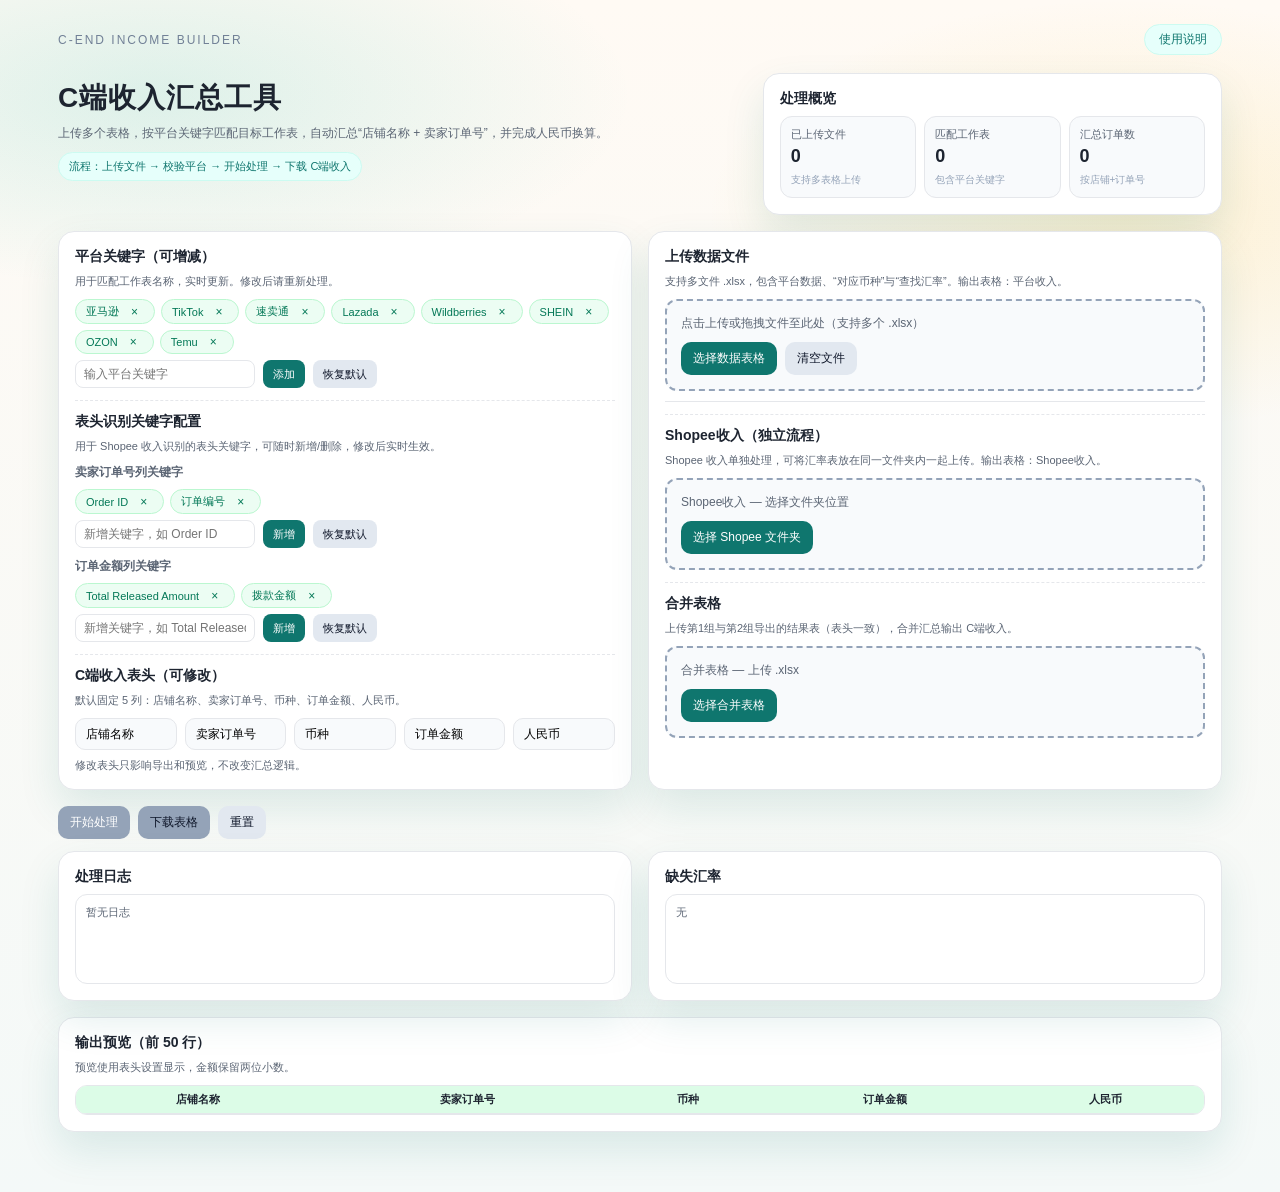
<file: INCOMEBUILDER/index.html>
<!DOCTYPE html>
<html lang="zh-CN">
<head>
  <meta charset="UTF-8" />
  <meta name="viewport" content="width=device-width, initial-scale=1.0" />
  <title>C端收入汇总工具</title>
  <style>
    :root {
      --ink: #1d2430;
      --muted: #5b6574;
      --accent: #0f766e;
      --accent-2: #14b8a6;
      --warm: #f6efe7;
      --paper: #ffffff;
      --line: #e5e7eb;
      --shadow: 0 18px 40px rgba(15, 118, 110, 0.12);
      --danger: #dc2626;
      --success: #16a34a;
    }

    * { box-sizing: border-box; }

    body {
      margin: 0;
      font-family: "Source Han Sans SC", "Microsoft YaHei", "PingFang SC", sans-serif;
      color: var(--ink);
      background:
        radial-gradient(800px 320px at 12% 8%, rgba(20, 184, 166, 0.14) 0%, transparent 60%),
        radial-gradient(700px 360px at 88% 18%, rgba(251, 191, 36, 0.16) 0%, transparent 60%),
        linear-gradient(180deg, #fffaf4 0%, #f4f9f8 100%);
    }

    .page {
      max-width: 1200px;
      margin: 0 auto;
      padding: 24px 18px 60px;
    }

    .topbar {
      display: flex;
      justify-content: space-between;
      align-items: center;
      margin-bottom: 18px;
    }

    .brand {
      font-size: 12px;
      letter-spacing: 2px;
      color: #718096;
    }

    .help-btn {
      background: #e6fffb;
      border: 1px solid #ccfbf1;
      color: #0f766e;
      padding: 6px 14px;
      border-radius: 999px;
      font-size: 12px;
      cursor: pointer;
      transition: all 0.2s;
    }

    .help-btn:hover {
      background: #ccfbf1;
    }

    .help-modal {
      display: none;
      position: fixed;
      top: 0;
      left: 0;
      right: 0;
      bottom: 0;
      background: rgba(0,0,0,0.4);
      z-index: 1000;
      justify-content: center;
      align-items: center;
      padding: 20px;
    }

    .help-modal.active {
      display: flex;
    }

    .help-content {
      background: white;
      border-radius: 16px;
      max-width: 700px;
      max-height: 80vh;
      overflow-y: auto;
      padding: 24px;
      box-shadow: var(--shadow);
    }

    .help-header {
      display: flex;
      justify-content: space-between;
      align-items: center;
      margin-bottom: 16px;
      padding-bottom: 12px;
      border-bottom: 1px solid var(--line);
    }

    .help-title {
      font-size: 16px;
      font-weight: 700;
      color: var(--ink);
    }

    .help-close {
      background: none;
      border: none;
      font-size: 20px;
      color: var(--muted);
      cursor: pointer;
      padding: 4px 8px;
    }

    .help-close:hover {
      color: var(--ink);
    }

    .help-section {
      margin-bottom: 16px;
    }

    .help-section-title {
      font-size: 13px;
      font-weight: 700;
      color: var(--accent);
      margin-bottom: 8px;
    }

    .help-section p {
      font-size: 12px;
      color: var(--muted);
      line-height: 1.6;
      margin: 4px 0;
    }

    .help-section ul {
      font-size: 12px;
      color: var(--muted);
      line-height: 1.8;
      margin: 8px 0;
      padding-left: 20px;
    }

    .help-section li {
      margin: 4px 0;
    }

    .help-section code {
      background: #f1f5f9;
      padding: 2px 6px;
      border-radius: 4px;
      font-family: monospace;
      font-size: 11px;
    }

    .hero {
      display: grid;
      grid-template-columns: 1.2fr 0.8fr;
      gap: 16px;
      margin-bottom: 16px;
    }

    .hero h1 {
      margin: 6px 0 8px;
      font-size: 28px;
      font-weight: 800;
      letter-spacing: 1px;
    }

    .hero p {
      margin: 0 0 10px;
      font-size: 12px;
      color: var(--muted);
    }

    .steps {
      display: inline-flex;
      gap: 8px;
      flex-wrap: wrap;
      background: #e6fffb;
      padding: 6px 10px;
      border-radius: 999px;
      font-size: 11px;
      color: #0f766e;
      border: 1px solid #ccfbf1;
    }

    .card {
      background: var(--paper);
      border: 1px solid var(--line);
      border-radius: 16px;
      padding: 16px;
      box-shadow: var(--shadow);
    }

    .grid-2 {
      display: grid;
      grid-template-columns: 1fr 1fr;
      gap: 16px;
      margin-bottom: 16px;
    }

    .section-title {
      font-size: 14px;
      font-weight: 700;
      margin-bottom: 8px;
    }

    .section-desc {
      font-size: 11px;
      color: var(--muted);
      margin-bottom: 10px;
    }

    .stat-card {
      display: grid;
      grid-template-columns: repeat(3, 1fr);
      gap: 8px;
    }

    .stat-item {
      background: #f8fafc;
      border: 1px solid var(--line);
      border-radius: 12px;
      padding: 10px;
    }

    .stat-title { font-size: 11px; color: var(--muted); }
    .stat-value { font-size: 18px; font-weight: 800; margin-top: 4px; }
    .stat-note { font-size: 10px; color: #94a3b8; margin-top: 6px; }

    .pill-list {
      display: flex;
      flex-wrap: wrap;
      gap: 6px;
      margin: 8px 0 6px;
    }

    .pill {
      display: inline-flex;
      align-items: center;
      gap: 6px;
      background: #ecfdf3;
      border: 1px solid #bbf7d0;
      color: #047857;
      border-radius: 999px;
      padding: 4px 10px;
      font-size: 11px;
    }

    .pill button {
      border: none;
      background: transparent;
      color: #047857;
      cursor: pointer;
      font-size: 12px;
      line-height: 1;
    }

    .inline-config {
      display: grid;
      grid-template-columns: repeat(5, minmax(0, 1fr));
      gap: 8px;
    }

    .inline-config input {
      border: 1px solid var(--line);
      border-radius: 10px;
      padding: 8px 10px;
      font-size: 12px;
      background: #f8fafc;
    }

    .kw-actions {
      display: flex;
      gap: 8px;
      flex-wrap: wrap;
      margin-top: 6px;
    }

    .kw-input {
      border: 1px solid var(--line);
      border-radius: 8px;
      padding: 6px 8px;
      font-size: 12px;
      min-width: 180px;
    }

    .upload-area {
      background: #f8fafc;
      border: 2px dashed #94a3b8;
      border-radius: 12px;
      padding: 14px;
      font-size: 12px;
      color: var(--muted);
    }

    .upload-area.dragover {
      border-color: var(--accent);
      color: var(--accent);
      background: #ecfeff;
    }

    .upload-actions {
      margin-top: 10px;
      display: flex;
      gap: 8px;
      flex-wrap: wrap;
    }

    .btn {
      background: var(--accent);
      color: white;
      border: none;
      padding: 8px 12px;
      border-radius: 10px;
      font-size: 12px;
      cursor: pointer;
    }

    .btn.secondary {
      background: #e2e8f0;
      color: #0f172a;
    }

    .btn.small {
      padding: 6px 10px;
      font-size: 11px;
      border-radius: 8px;
    }

    .btn:disabled {
      background: #94a3b8;
      cursor: not-allowed;
    }

    .file-list {
      margin-top: 10px;
      border-top: 1px solid var(--line);
    }

    .file-item {
      display: grid;
      grid-template-columns: 1fr auto;
      gap: 8px;
      align-items: center;
      padding: 6px 0;
      font-size: 10px;
      border-bottom: 1px dashed var(--line);
    }

    .file-item .remove { color: var(--danger); cursor: pointer; }

    .action-row {
      display: flex;
      gap: 8px;
      flex-wrap: wrap;
      margin-bottom: 12px;
    }

    .status {
      font-size: 12px;
      margin-top: 6px;
    }

    .status.success { color: var(--success); }
    .status.error { color: var(--danger); }

    .log-box {
      min-height: 90px;
      background: white;
      border: 1px solid var(--line);
      border-radius: 12px;
      padding: 10px;
      font-size: 11px;
      color: var(--muted);
    }

    .table-preview {
      max-height: 320px;
      overflow: auto;
      border: 1px solid var(--line);
      border-radius: 12px;
      background: white;
    }

    table {
      width: 100%;
      border-collapse: collapse;
      font-size: 11px;
    }

    thead th {
      position: sticky;
      top: 0;
      background: #dcfce7;
      text-align: center;
      font-weight: 700;
      border-bottom: 1px solid var(--line);
      padding: 6px;
    }

    tbody td {
      padding: 6px;
      border-bottom: 1px solid var(--line);
      text-align: center;
    }

    tbody tr:nth-child(odd) { background: white; }
    tbody tr:nth-child(even) { background: #f8fafc; }

    .align-right { text-align: right; }
    .align-left { text-align: left; }

    .hint {
      font-size: 11px;
      color: var(--muted);
      margin-top: 8px;
    }

    .section-divider {
      margin: 12px 0;
      border-top: 1px dashed var(--line);
    }

    .keyword-block {
      margin-top: 10px;
    }

    .keyword-label {
      font-size: 12px;
      font-weight: 700;
      color: var(--muted);
      margin-bottom: 6px;
    }

    @media (max-width: 900px) {
      .hero { grid-template-columns: 1fr; }
      .grid-2 { grid-template-columns: 1fr; }
      .inline-config { grid-template-columns: 1fr 1fr; }
    }

    @media (max-width: 640px) {
      .file-item { grid-template-columns: 1fr; }
      .action-row { justify-content: stretch; }
      .btn { width: 100%; }
      .inline-config { grid-template-columns: 1fr; }
    }
  </style>
</head>
<body>
  <div class="page">
    <div class="topbar">
      <div class="brand">C-END INCOME BUILDER</div>
      <button class="help-btn" id="helpBtn">使用说明</button>
    </div>

    <div class="help-modal" id="helpModal">
      <div class="help-content">
        <div class="help-header">
          <div class="help-title">使用说明</div>
          <button class="help-close" id="helpClose">×</button>
        </div>

        <div class="help-section">
          <div class="help-section-title">📁 三个上传区域</div>
          <p><strong>1. 上传数据文件</strong> — 处理亚马逊、TikTok、速卖通等平台的收入数据</p>
          <p><strong>2. Shopee收入</strong> — 单独处理 Shopee 平台的拨款明细</p>
          <p><strong>3. 合并表格</strong> — 合并前两步导出的结果表</p>
        </div>

        <div class="help-section">
          <div class="help-section-title">📊 汇率表格式要求</div>
          <p><strong>平台收入流程</strong>（上传数据文件）：</p>
          <ul>
            <li>工作表名称包含「汇率」或「汇率表」</li>
            <li>表头需包含：<code>币种</code> 和 <code>汇率</code> 两列</li>
          </ul>
          <p><strong>Shopee收入流程</strong>：</p>
          <ul>
            <li>工作表名称包含「汇率」</li>
            <li>表头需包含：<code>国家</code>、<code>直接汇率</code>、<code>英文缩写</code></li>
            <li>支持两列英文缩写（如 USD/US 都能识别）</li>
          </ul>
        </div>

        <div class="help-section">
          <div class="help-section-title">⚙️ 可配置项</div>
          <ul>
            <li><strong>平台关键字</strong> — 用于匹配工作表名称，可增删</li>
            <li><strong>表头识别关键字</strong> — Shopee 收入识别订单号和金额列的关键字</li>
            <li><strong>C端收入表头</strong> — 导出表格的列名，可修改</li>
          </ul>
        </div>

        <div class="help-section">
          <div class="help-section-title">📝 处理流程</div>
          <ol style="font-size:12px;color:var(--muted);line-height:1.8;padding-left:20px;">
            <li>上传文件（三选一，不能同时上传多组）</li>
            <li>点击「开始处理」</li>
            <li>查看处理日志和缺失汇率</li>
            <li>点击「下载表格」导出结果</li>
          </ol>
        </div>

        <div class="help-section">
          <div class="help-section-title">⚠️ 注意事项</div>
          <ul>
            <li>仅支持 .xlsx 格式文件</li>
            <li>每次只能处理一组文件（平台/Shopee/合并 三选一）</li>
            <li>修改配置后需要重新处理</li>
            <li>缺失汇率会显示在右下角，需补充后重新上传</li>
          </ul>
        </div>
      </div>
    </div>

    <div class="hero">
      <div>
        <h1>C端收入汇总工具</h1>
        <p>上传多个表格，按平台关键字匹配目标工作表，自动汇总“店铺名称 + 卖家订单号”，并完成人民币换算。</p>
        <div class="steps">流程：上传文件 → 校验平台 → 开始处理 → 下载 C端收入</div>
      </div>
      <div class="card">
        <div class="section-title">处理概览</div>
        <div class="stat-card">
          <div class="stat-item">
            <div class="stat-title">已上传文件</div>
            <div class="stat-value" id="statFiles">0</div>
            <div class="stat-note">支持多表格上传</div>
          </div>
          <div class="stat-item">
            <div class="stat-title">匹配工作表</div>
            <div class="stat-value" id="statSheets">0</div>
            <div class="stat-note">包含平台关键字</div>
          </div>
          <div class="stat-item">
            <div class="stat-title">汇总订单数</div>
            <div class="stat-value" id="statOrders">0</div>
            <div class="stat-note">按店铺+订单号</div>
          </div>
        </div>
      </div>
    </div>

    <div class="grid-2">
      <div class="card">
        <div class="section-title">平台关键字（可增减）</div>
        <div class="section-desc">用于匹配工作表名称，实时更新。修改后请重新处理。</div>
        <div class="pill-list" id="platformList"></div>
        <div class="kw-actions">
          <input class="kw-input" id="platformInput" placeholder="输入平台关键字" />
          <button class="btn small" id="platformAddBtn">添加</button>
          <button class="btn secondary small" id="platformResetBtn">恢复默认</button>
        </div>

        <div class="section-divider"></div>
        <div class="section-title">表头识别关键字配置</div>
        <div class="section-desc">用于 Shopee 收入识别的表头关键字，可随时新增/删除，修改后实时生效。</div>
        <div class="keyword-block">
          <div class="keyword-label">卖家订单号列关键字</div>
          <div class="pill-list" id="orderKeyList"></div>
          <div class="kw-actions">
            <input class="kw-input" id="orderKeyInput" placeholder="新增关键字，如 Order ID" />
            <button class="btn small" id="orderKeyAddBtn">新增</button>
            <button class="btn secondary small" id="orderKeyResetBtn">恢复默认</button>
          </div>
        </div>
        <div class="keyword-block">
          <div class="keyword-label">订单金额列关键字</div>
          <div class="pill-list" id="amountKeyList"></div>
          <div class="kw-actions">
            <input class="kw-input" id="amountKeyInput" placeholder="新增关键字，如 Total Released Amount" />
            <button class="btn small" id="amountKeyAddBtn">新增</button>
            <button class="btn secondary small" id="amountKeyResetBtn">恢复默认</button>
          </div>
        </div>

        <div class="section-divider"></div>
        <div class="section-title">C端收入表头（可修改）</div>
        <div class="section-desc">默认固定 5 列：店铺名称、卖家订单号、币种、订单金额、人民币。</div>
        <div class="inline-config" id="headerConfig">
          <input id="headerStore" value="店铺名称" />
          <input id="headerOrder" value="卖家订单号" />
          <input id="headerCurrency" value="币种" />
          <input id="headerAmount" value="订单金额" />
          <input id="headerRmb" value="人民币" />
        </div>
        <div class="hint">修改表头只影响导出和预览，不改变汇总逻辑。</div>
      </div>

      <div class="card">
        <div class="section-title">上传数据文件</div>
        <div class="section-desc">支持多文件 .xlsx，包含平台数据、“对应币种”与“查找汇率”。输出表格：平台收入。</div>
        <div class="upload-area" id="dataDrop">
          点击上传或拖拽文件至此处（支持多个 .xlsx）
          <div class="upload-actions">
            <input type="file" id="dataInput" accept=".xlsx" multiple style="display:none" />
            <button class="btn" id="dataBtn">选择数据表格</button>
            <button class="btn secondary" id="clearBtn">清空文件</button>
          </div>
        </div>
        <div class="status" id="dataStatus"></div>
        <div class="file-list" id="dataList"></div>

        <div class="section-divider"></div>
        <div class="section-title">Shopee收入（独立流程）</div>
        <div class="section-desc">Shopee 收入单独处理，可将汇率表放在同一文件夹内一起上传。输出表格：Shopee收入。</div>

        <div class="upload-area" id="shopeeDrop">
          Shopee收入 — 选择文件夹位置
          <div class="upload-actions">
            <input type="file" id="shopeeInput" accept=".xlsx" webkitdirectory directory multiple style="display:none" />
            <button class="btn" id="shopeeBtn">选择 Shopee 文件夹</button>
          </div>
        </div>
        <div class="status" id="shopeeStatus"></div>
        <div class="file-list" id="shopeeList"></div>

        <div class="section-divider"></div>
        <div class="section-title">合并表格</div>
        <div class="section-desc">上传第1组与第2组导出的结果表（表头一致），合并汇总输出 C端收入。</div>
        <div class="upload-area" id="otherDrop">
          合并表格 — 上传 .xlsx
          <div class="upload-actions">
            <input type="file" id="otherInput" accept=".xlsx" multiple style="display:none" />
            <button class="btn" id="otherBtn">选择合并表格</button>
          </div>
        </div>
        <div class="status" id="otherStatus"></div>
        <div class="file-list" id="otherList"></div>

      </div>
    </div>

    <div class="action-row">
      <button class="btn" id="processBtn" disabled>开始处理</button>
      <button class="btn secondary" id="downloadBtn" disabled>下载表格</button>
      <button class="btn secondary" id="resetBtn">重置</button>
    </div>
    <div class="status" id="processStatus"></div>

    <div class="grid-2">
      <div class="card">
        <div class="section-title">处理日志</div>
        <div class="log-box" id="logBox">暂无日志</div>
      </div>
      <div class="card">
        <div class="section-title">缺失汇率</div>
        <div class="log-box" id="missingBox">无</div>
      </div>
    </div>

    <div class="card" style="margin-top:16px;">
      <div class="section-title">输出预览（前 50 行）</div>
      <div class="section-desc">预览使用表头设置显示，金额保留两位小数。</div>
      <div class="table-preview">
        <table>
          <thead>
            <tr id="previewHead"></tr>
          </thead>
          <tbody id="previewBody"></tbody>
        </table>
      </div>
    </div>
  </div>

  <script src="vendor/xlsx.full.min.js"></script>
  <script>
    const dataInput = document.getElementById('dataInput');
    const dataBtn = document.getElementById('dataBtn');
    const dataDrop = document.getElementById('dataDrop');
    const dataList = document.getElementById('dataList');
    const dataStatus = document.getElementById('dataStatus');
    const processBtn = document.getElementById('processBtn');
    const downloadBtn = document.getElementById('downloadBtn');
    const resetBtn = document.getElementById('resetBtn');
    const clearBtn = document.getElementById('clearBtn');
    const processStatus = document.getElementById('processStatus');
    const logBox = document.getElementById('logBox');
    const missingBox = document.getElementById('missingBox');
    const previewBody = document.getElementById('previewBody');
    const previewHead = document.getElementById('previewHead');

    const statFiles = document.getElementById('statFiles');
    const statSheets = document.getElementById('statSheets');
    const statOrders = document.getElementById('statOrders');

    const platformList = document.getElementById('platformList');
    const platformInput = document.getElementById('platformInput');
    const platformAddBtn = document.getElementById('platformAddBtn');
    const platformResetBtn = document.getElementById('platformResetBtn');

    const orderKeyList = document.getElementById('orderKeyList');
    const orderKeyInput = document.getElementById('orderKeyInput');
    const orderKeyAddBtn = document.getElementById('orderKeyAddBtn');
    const orderKeyResetBtn = document.getElementById('orderKeyResetBtn');

    const amountKeyList = document.getElementById('amountKeyList');
    const amountKeyInput = document.getElementById('amountKeyInput');
    const amountKeyAddBtn = document.getElementById('amountKeyAddBtn');
    const amountKeyResetBtn = document.getElementById('amountKeyResetBtn');

    const shopeeInput = document.getElementById('shopeeInput');
    const shopeeBtn = document.getElementById('shopeeBtn');
    const shopeeDrop = document.getElementById('shopeeDrop');
    const shopeeList = document.getElementById('shopeeList');
    const shopeeStatus = document.getElementById('shopeeStatus');

    const otherInput = document.getElementById('otherInput');
    const otherBtn = document.getElementById('otherBtn');
    const otherDrop = document.getElementById('otherDrop');
    const otherList = document.getElementById('otherList');
    const otherStatus = document.getElementById('otherStatus');

    const mergeStatus = processStatus;

    const headerInputs = [
      document.getElementById('headerStore'),
      document.getElementById('headerOrder'),
      document.getElementById('headerCurrency'),
      document.getElementById('headerAmount'),
      document.getElementById('headerRmb')
    ];

    const DEFAULT_PLATFORMS = ['亚马逊','TikTok','速卖通','Lazada','Wildberries','SHEIN','OZON','Temu'];
    const PLATFORM_STORAGE = 'c_income_platforms_v1';

    const DEFAULT_ORDER_KEYS = ['Order ID', '订单编号'];
    const DEFAULT_AMOUNT_KEYS = ['Total Released Amount', '拨款金额'];
    const ORDER_KEY_STORAGE = 'c_income_order_keys_v1';
    const AMOUNT_KEY_STORAGE = 'c_income_amount_keys_v1';

    let platforms = [];
    let dataFiles = [];
    let resultRows = [];
    let processed = false;
    let matchedSheetCount = 0;

    let orderKeys = [];
    let amountKeys = [];
    let shopeeFiles = [];
    let shopeeIncomeFiles = [];
    let otherFiles = [];
    let shopeeResultRows = [];
    let shopeeProcessed = false;
    let shopeeMatchedSheetCount = 0;
    let supplementResultRows = [];
    let supplementProcessed = false;
    let supplementMatchedSheetCount = 0;
    let activeFlow = null;

    function setStatus(el, msg, type) {
      el.textContent = msg;
      el.className = 'status' + (type ? ' ' + type : '');
    }

    function log(msg) {
      if (logBox.textContent === '暂无日志') logBox.textContent = '';
      const line = document.createElement('div');
      line.textContent = msg;
      logBox.appendChild(line);
    }

    function resetLogs() {
      logBox.textContent = '暂无日志';
      missingBox.textContent = '无';
    }

    function normalizeText(val) {
      return String(val || '').trim();
    }

    function normalizeKey(val) {
      return String(val || '')
        .replace(/[\s\u200b-\u200f\uFEFF]/g, '')
        .toLowerCase();
    }

    function numberToPlainString(num) {
      if (!isFinite(num)) return '';
      const s = String(num);
      if (!/[eE]/.test(s)) return s;
      const parts = s.toLowerCase().split('e');
      if (parts.length !== 2) return s;
      const coeff = parts[0];
      const exp = parseInt(parts[1], 10);
      if (isNaN(exp)) return s;
      const sign = coeff.startsWith('-') ? '-' : '';
      const coeffAbs = coeff.replace('-', '');
      const pair = coeffAbs.split('.');
      const intPart = pair[0] || '0';
      const fracPart = pair[1] || '';
      if (exp >= 0) {
        const zeros = Math.max(exp - fracPart.length, 0);
        return sign + intPart + fracPart + '0'.repeat(zeros);
      }
      const zeros = Math.max(-exp - 1, 0);
      return sign + '0.' + '0'.repeat(zeros) + intPart + fracPart;
    }

    function loadPlatforms() {
      try {
        const raw = localStorage.getItem(PLATFORM_STORAGE);
        if (!raw) return DEFAULT_PLATFORMS.slice();
        const data = JSON.parse(raw);
        if (Array.isArray(data)) return data.map(s => String(s).trim()).filter(Boolean);
      } catch (_) {}
      return DEFAULT_PLATFORMS.slice();
    }

    function savePlatforms() {
      platforms = Array.from(new Set(platforms.map(s => String(s).trim()).filter(Boolean)));
      localStorage.setItem(PLATFORM_STORAGE, JSON.stringify(platforms));
      renderPlatforms();
      markNeedReprocess('平台关键字已更新，请重新处理');
    }

    function renderPlatforms() {
      platformList.innerHTML = '';
      platforms.forEach(name => {
        const pill = document.createElement('div');
        pill.className = 'pill';
        const span = document.createElement('span');
        span.textContent = name;
        const btn = document.createElement('button');
        btn.type = 'button';
        btn.textContent = '×';
        btn.addEventListener('click', () => {
          platforms = platforms.filter(p => p !== name);
          savePlatforms();
        });
        pill.appendChild(span);
        pill.appendChild(btn);
        platformList.appendChild(pill);
      });
    }

    function loadKeyList(storageKey, defaultList) {
      try {
        const raw = localStorage.getItem(storageKey);
        if (!raw) return defaultList.slice();
        const data = JSON.parse(raw);
        if (Array.isArray(data)) {
          return data.map(s => String(s).trim()).filter(Boolean);
        }
      } catch (_) {}
      return defaultList.slice();
    }

    function saveKeyList(storageKey, list) {
      const uniq = Array.from(new Set(list.map(s => String(s).trim()).filter(Boolean)));
      localStorage.setItem(storageKey, JSON.stringify(uniq));
      return uniq;
    }

    function renderKeyList(list, container, onRemove) {
      if (!container) return;
      container.innerHTML = '';
      list.forEach(name => {
        const pill = document.createElement('div');
        pill.className = 'pill';
        const span = document.createElement('span');
        span.textContent = name;
        const btn = document.createElement('button');
        btn.type = 'button';
        btn.textContent = '×';
        btn.addEventListener('click', () => onRemove(name));
        pill.appendChild(span);
        pill.appendChild(btn);
        container.appendChild(pill);
      });
    }

    function refreshKeywordConfig() {
      orderKeys = saveKeyList(ORDER_KEY_STORAGE, orderKeys);
      amountKeys = saveKeyList(AMOUNT_KEY_STORAGE, amountKeys);
      renderKeyList(orderKeys, orderKeyList, (name) => {
        orderKeys = orderKeys.filter(k => k !== name);
        refreshKeywordConfig();
        markNeedShopee('关键字已更新，请重新生成');
      });
      renderKeyList(amountKeys, amountKeyList, (name) => {
        amountKeys = amountKeys.filter(k => k !== name);
        refreshKeywordConfig();
        markNeedShopee('关键字已更新，请重新生成');
      });
    }

    function getHeaderLabels() {
      return headerInputs.map((el, idx) => {
        const val = normalizeText(el.value);
        if (val) return val;
        return DEFAULT_HEADER_LABELS[idx];
      });
    }

    function renderPreview(rows) {
      const labels = getHeaderLabels();
      previewHead.innerHTML = '';
      labels.forEach(l => {
        const th = document.createElement('th');
        th.textContent = l;
        previewHead.appendChild(th);
      });

      previewBody.innerHTML = '';
      rows.slice(0, 50).forEach(r => {
        const tr = document.createElement('tr');
        const cells = [r.store, r.order, r.currency, r.amount, r.rmb];
        cells.forEach((val, idx) => {
          const td = document.createElement('td');
          td.className = idx >= 3 ? 'align-right' : 'align-left';
          if (idx >= 3 && typeof val === 'number') {
            td.textContent = val.toFixed(2);
          } else {
            td.textContent = val == null ? '' : val;
          }
          tr.appendChild(td);
        });
        previewBody.appendChild(tr);
      });
    }

    function hasShopeeFiles() {
      return shopeeFiles.length > 0;
    }

    function hasShopeeIncome() {
      return shopeeIncomeFiles.length > 0;
    }

    function hasSupplementFiles() {
      return otherFiles.length > 0;
    }

    function resolveStatsFlow() {
      if (activeFlow === 'platform' && dataFiles.length) return 'platform';
      if (activeFlow === 'shopee' && hasShopeeFiles()) return 'shopee';
      if (activeFlow === 'supplement' && hasSupplementFiles()) return 'supplement';
      if (dataFiles.length) return 'platform';
      if (hasShopeeFiles()) return 'shopee';
      if (hasSupplementFiles()) return 'supplement';
      return 'platform';
    }

    function updateStats() {
      const flow = resolveStatsFlow();
      if (flow === 'shopee') {
        statFiles.textContent = shopeeFiles.length;
        statSheets.textContent = shopeeMatchedSheetCount;
        statOrders.textContent = shopeeResultRows.length;
      } else if (flow === 'supplement') {
        statFiles.textContent = otherFiles.length;
        statSheets.textContent = supplementMatchedSheetCount;
        statOrders.textContent = supplementResultRows.length;
      } else {
        statFiles.textContent = dataFiles.length;
        statSheets.textContent = matchedSheetCount;
        statOrders.textContent = resultRows.length;
      }
    }

    function updateProcessButton() {
      processBtn.disabled = dataFiles.length === 0 && !hasShopeeFiles() && !hasSupplementFiles();
    }

    function updateDownloadButton() {
      if (activeFlow === 'shopee') {
        downloadBtn.disabled = !shopeeProcessed || shopeeResultRows.length === 0;
      } else if (activeFlow === 'supplement') {
        downloadBtn.disabled = !supplementProcessed || supplementResultRows.length === 0;
      } else {
        downloadBtn.disabled = !processed || resultRows.length === 0;
      }
    }

    function markNeedReprocess(msg) {
      processed = false;
      if (activeFlow === 'platform') updateDownloadButton();
      if (msg) setStatus(processStatus, msg, '');
    }

    function validateXlsx(file) {
      return file && file.name.toLowerCase().endsWith('.xlsx');
    }

    function renderFileList() {
      dataList.innerHTML = '';
      dataList.style.display = dataFiles.length ? 'block' : 'none';
      dataFiles.forEach(entry => {
        const item = document.createElement('div');
        item.className = 'file-item';
        const name = document.createElement('div');
        name.textContent = entry.name;
        const remove = document.createElement('div');
        remove.className = 'remove';
        remove.textContent = '删除';
        remove.addEventListener('click', () => {
          dataFiles = dataFiles.filter(f => f.name !== entry.name);
          renderFileList();
          updateProcessButton();
          markNeedReprocess('文件变更，请重新处理');
          updateStats();
          if (!dataFiles.length) {
            if (hasShopeeFiles()) activeFlow = 'shopee';
            else if (hasSupplementFiles()) activeFlow = 'supplement';
            else activeFlow = null;
          }
          updateDownloadButton();
        });
        item.append(name, remove);
        dataList.appendChild(item);
      });
    }

    function handleDataFiles(files) {
      if (!files.length) return;
      let added = 0;
      files.forEach(file => {
        if (!validateXlsx(file)) {
          setStatus(dataStatus, '仅支持 .xlsx 文件', 'error');
          return;
        }
        const idx = dataFiles.findIndex(f => f.name === file.name);
        if (idx >= 0) {
          dataFiles[idx] = { name: file.name, file };
        } else {
          dataFiles.push({ name: file.name, file });
          added += 1;
        }
      });
      renderFileList();
      if (added > 0) setStatus(dataStatus, `已添加 ${dataFiles.length} 个文件`, 'success');
      activeFlow = 'platform';
      updateProcessButton();
      markNeedReprocess('文件变更，请重新处理');
      updateStats();
      updateDownloadButton();
    }

    function markNeedShopee(msg) {
      shopeeProcessed = false;
      if (activeFlow === 'shopee') updateDownloadButton();
      if (mergeStatus && msg) setStatus(mergeStatus, msg, '');
    }

    function markNeedSupplement(msg) {
      supplementProcessed = false;
      if (activeFlow === 'supplement') updateDownloadButton();
      if (mergeStatus && msg) setStatus(mergeStatus, msg, '');
    }

    function renderShopeeList() {
      if (!shopeeList) return;
      shopeeList.innerHTML = '';
      shopeeList.style.display = 'none';
    }

    function renderOtherList() {
      if (!otherList) return;
      otherList.innerHTML = '';
      otherList.style.display = otherFiles.length ? 'block' : 'none';
      otherFiles.forEach(entry => {
        const item = document.createElement('div');
        item.className = 'file-item';
        const name = document.createElement('div');
        name.textContent = entry.name;
        const remove = document.createElement('div');
        remove.className = 'remove';
        remove.textContent = '删除';
        remove.addEventListener('click', () => {
          otherFiles = otherFiles.filter(f => f.key !== entry.key);
          renderOtherList();
          markNeedSupplement('文件变更，请重新生成');
          updateProcessButton();
          updateStats();
          if (!hasSupplementFiles()) {
            if (dataFiles.length > 0) activeFlow = 'platform';
            else if (hasShopeeFiles()) activeFlow = 'shopee';
            else activeFlow = null;
          }
          updateDownloadButton();
        });
        item.append(name, remove);
        otherList.appendChild(item);
      });
    }

    function handleShopeeFiles(files) {
      if (!files.length) return;
      shopeeFiles = [];
      shopeeIncomeFiles = [];
      let added = 0;
      let incomeCount = 0;
      files.forEach(file => {
        if (!validateXlsx(file)) return;
        const key = file.webkitRelativePath || file.name;
        const entry = { key, name: file.name, file };
        shopeeFiles.push(entry);
        added += 1;
        if (String(file.name || '').includes('拨款明细')) {
          shopeeIncomeFiles.push(entry);
          incomeCount += 1;
        }
      });
      renderShopeeList();
      if (added > 0) {
        setStatus(shopeeStatus, `已添加 ${added} 个文件`, 'success');
        if (incomeCount === 0) {
          setStatus(shopeeStatus, `已添加 ${added} 个文件（未发现拨款明细）`, 'error');
        }
      } else {
        setStatus(shopeeStatus, '未找到 .xlsx 文件', 'error');
      }
      activeFlow = 'shopee';
      updateProcessButton();
      markNeedShopee('文件变更，请重新生成');
      updateStats();
      updateDownloadButton();
    }

    function handleOtherFiles(files) {
      if (!files.length) return;
      let added = 0;
      files.forEach(file => {
        if (!validateXlsx(file)) {
          setStatus(otherStatus, '仅支持 .xlsx 文件', 'error');
          return;
        }
        const key = file.name;
        const idx = otherFiles.findIndex(f => f.key === key);
        if (idx >= 0) {
          otherFiles[idx] = { key, name: file.name, file };
        } else {
          otherFiles.push({ key, name: file.name, file });
          added += 1;
        }
      });
      renderOtherList();
      if (added > 0) setStatus(otherStatus, `已添加 ${otherFiles.length} 个文件`, 'success');
      activeFlow = 'supplement';
      updateProcessButton();
      markNeedSupplement('文件变更，请重新生成');
      updateStats();
      updateDownloadButton();
    }

    function setupDrag(dropArea, handler) {
      ['dragenter','dragover'].forEach(evt => {
        dropArea.addEventListener(evt, (e) => {
          e.preventDefault();
          dropArea.classList.add('dragover');
        });
      });
      ['dragleave','drop'].forEach(evt => {
        dropArea.addEventListener(evt, (e) => {
          e.preventDefault();
          dropArea.classList.remove('dragover');
        });
      });
      dropArea.addEventListener('drop', (e) => {
        const files = Array.from(e.dataTransfer.files || []);
        handler(files);
      });
    }

    function toNumber(val) {
      if (val === null || val === undefined || val === '') return null;
      if (typeof val === 'number') return val;
      let s = String(val).trim();
      if (!s) return null;
      let neg = false;
      if (s.startsWith('(') && s.endsWith(')')) {
        neg = true;
        s = s.slice(1, -1);
      }
      s = s.replace(/,/g, '');
      const m = s.match(/-?\d+(\.\d+)?/);
      if (!m) return null;
      let num = parseFloat(m[0]);
      if (neg) num = -Math.abs(num);
      return num;
    }

    function normalizeCurrency(val) {
      if (val == null) return null;
      const s = String(val).trim();
      if (!s) return null;
      if (s.includes('人民币')) return 'CNY';
      const upper = s.toUpperCase();
      if (['RMB','CNY','RMB/CNY','CNY/RMB'].includes(upper)) return 'CNY';
      if (upper === 'US$') return 'USD';
      return upper;
    }

    function normalizeOrderNo(val) {
      if (val == null) return null;
      if (typeof val === 'number') {
        const plain = numberToPlainString(val);
        if (/^\d+\.0$/.test(plain)) return plain.replace(/\.0$/, '');
        return plain;
      }
      const s = String(val).trim();
      if (!s) return null;
      if (/^\d+\.0$/.test(s)) return s.replace(/\.0$/, '');
      return s;
    }

    function sheetToAoA(sheet) {
      if (Array.isArray(sheet)) {
        return sheet.map(row => (row || []).map(cell => (cell ? cell.v : null)));
      }
      return XLSX.utils.sheet_to_json(sheet, { header: 1, defval: null, blankrows: false });
    }

    function trimCell(val) {
      return typeof val === 'string' ? val.trim() : val;
    }

    function findHeaderRow(aoa, required) {
      const limit = Math.min(aoa.length, 20);
      for (let i = 0; i < limit; i++) {
        const row = (aoa[i] || []).map(trimCell);
        if (required.every(k => row.includes(k))) return { rowIndex: i, headers: row };
      }
      const first = (aoa[0] || []).map(trimCell);
      return { rowIndex: 0, headers: first };
    }

    function headerIndexMap(headers) {
      const map = {};
      headers.forEach((h, i) => {
        if (h == null) return;
        const key = String(h).trim();
        if (key) map[key] = i;
      });
      return map;
    }

    function includesPlatform(sheetName) {
      const name = String(sheetName || '').trim();
      if (!name) return false;
      const lower = name.toLowerCase();
      return platforms.some(k => {
        const kw = String(k || '').trim();
        if (!kw) return false;
        return lower.includes(kw.toLowerCase());
      });
    }

    async function readWorkbook(file) {
      const buf = await file.arrayBuffer();
      return XLSX.read(buf, { type: 'array', dense: true });
    }

    function applyWorksheetFont(ws, font) {
      if (!ws || !ws['!ref']) return;
      const range = XLSX.utils.decode_range(ws['!ref']);
      for (let r = range.s.r; r <= range.e.r; r++) {
        for (let c = range.s.c; c <= range.e.c; c++) {
          const cellRef = XLSX.utils.encode_cell({ r, c });
          const cell = ws[cellRef];
          if (!cell) continue;
          if (!cell.s) cell.s = {};
          cell.s.font = font;
        }
      }
    }

    function buildOutputWorkbook(rows, sheetName) {
      const headers = getHeaderLabels();
      const aoa = [headers];
      rows.forEach(r => {
        aoa.push([r.store, r.order, r.currency, r.amount, r.rmb]);
      });
      const ws = XLSX.utils.aoa_to_sheet(aoa);
      applyWorksheetFont(ws, { name: '微软雅黑', sz: 10 });
      const wb = XLSX.utils.book_new();
      XLSX.utils.book_append_sheet(wb, ws, sheetName || 'C端收入');
      return wb;
    }

    function downloadWorkbook(wb, filename) {
      const wbout = XLSX.write(wb, { bookType: 'xlsx', type: 'array', cellStyles: true });
      const blob = new Blob([wbout], { type: 'application/vnd.openxmlformats-officedocument.spreadsheetml.sheet' });
      const url = URL.createObjectURL(blob);
      const a = document.createElement('a');
      a.href = url;
      a.download = filename;
      document.body.appendChild(a);
      a.click();
      a.remove();
      URL.revokeObjectURL(url);
    }

    function setMissingRates(missingSet) {
      if (!missingSet || missingSet.size === 0) {
        missingBox.textContent = '无';
        return;
      }
      missingBox.textContent = Array.from(missingSet).join('、');
    }

    const SYMBOL_TO_COUNTRY = {
      '₱': '菲律宾',
      'PHP': '菲律宾',
      'S$': '新加坡',
      'SGD': '新加坡',
      'RM': '马来',
      'MYR': '马来',
      '฿': '泰国',
      'THB': '泰国',
      'RP': '印尼',
      'IDR': '印尼',
      'RUPIAH': '印尼',
      '₫': '越南',
      'VND': '越南',
      'HK$': '香港',
      'HKD': '香港',
      '$': '美国',
      'USD': '美国'
    };

    function normalizeKeywords(list) {
      return (list || []).map(k => String(k).trim()).filter(Boolean);
    }

    function findHeaderRowByKeywords(aoa, orderList, amountList) {
      const orderKeys = normalizeKeywords(orderList).map(k => k.toLowerCase());
      const amountKeys = normalizeKeywords(amountList).map(k => k.toLowerCase());
      const limit = Math.min(aoa.length, 40);
      for (let i = 0; i < limit; i++) {
        const row = (aoa[i] || []).map(v => String(v == null ? '' : v).trim());
        const rowLower = row.map(s => s.toLowerCase());
        const hasOrder = rowLower.some(cell => orderKeys.some(k => cell.includes(k)));
        const hasAmount = rowLower.some(cell => amountKeys.some(k => cell.includes(k)));
        if (hasOrder && hasAmount) return { rowIndex: i, headers: row };
      }
      return null;
    }

    function findHeaderIndexByKeywords(headers, keywords) {
      const keys = normalizeKeywords(keywords).map(k => k.toLowerCase());
      for (let i = 0; i < headers.length; i++) {
        const text = String(headers[i] || '').trim().toLowerCase();
        if (!text) continue;
        if (keys.some(k => text.includes(k))) return i;
      }
      return null;
    }

    function extractSymbolFromHeaderText(text) {
      const m = String(text || '').match(/\(([^()]+)\)/);
      return m ? m[1].trim() : null;
    }

    function findHeaderRowStrict(aoa, required) {
      const limit = Math.min(aoa.length, 40);
      for (let i = 0; i < limit; i++) {
        const row = (aoa[i] || []).map(trimCell);
        if (required.every(k => row.includes(k))) return { rowIndex: i, headers: row };
      }
      return null;
    }

    function extractRateContext(workbooks) {
      const rateByCountry = new Map();
      const abbrToCountry = new Map();
      const currencyToCountry = new Map();
      const countrySet = new Set();

      workbooks.forEach(({ wb }) => {
        (wb.SheetNames || []).forEach(sheetName => {
          const sheet = wb.Sheets[sheetName];
          const aoa = sheetToAoA(sheet);
          const headerInfo = findHeaderRowStrict(aoa, ['国家', '直接汇率']);
          if (!headerInfo) return;
          const idx = headerIndexMap(headerInfo.headers);
          const countryIdx = idx['国家'];
          const rateIdx = idx['直接汇率'];
          const currencyIdx = idx['原币'];
          if (countryIdx == null || rateIdx == null) return;
          
          // 收集所有「英文缩写」列的索引（可能有多个）
          const abbrIndices = [];
          headerInfo.headers.forEach((h, i) => {
            if (h && String(h).trim() === '英文缩写') {
              abbrIndices.push(i);
            }
          });
          
          for (let i = headerInfo.rowIndex + 1; i < aoa.length; i++) {
            const row = aoa[i] || [];
            const country = row[countryIdx];
            const rateVal = row[rateIdx];
            if (!country) continue;
            const rate = toNumber(rateVal);
            if (rate == null) continue;
            const countryName = String(country).trim();
            if (!rateByCountry.has(countryName)) rateByCountry.set(countryName, rate);
            countrySet.add(countryName);
            
            // 读取所有「英文缩写」列
            abbrIndices.forEach(abbrIdx => {
              const abbr = row[abbrIdx];
              if (abbr) {
                const abbrKey = String(abbr).trim().toUpperCase();
                if (abbrKey && !abbrToCountry.has(abbrKey)) abbrToCountry.set(abbrKey, countryName);
              }
            });
            
            if (currencyIdx != null) {
              const cur = row[currencyIdx];
              if (cur) {
                const curKey = String(cur).trim();
                if (curKey && !currencyToCountry.has(curKey)) currencyToCountry.set(curKey, countryName);
              }
            }
          }
        });
      });

      return {
        rateByCountry,
        abbrToCountry,
        currencyToCountry,
        countryList: Array.from(countrySet).sort((a, b) => b.length - a.length)
      };
    }

    function resolveCurrencyInfo(raw, rateContext) {
      const val = normalizeText(raw);
      if (!val) return { label: null, country: null, isCny: false };
      const upper = val.toUpperCase();
      if (val.includes('人民币') || ['CNY', 'RMB', 'RMB/CNY', 'CNY/RMB'].includes(upper)) {
        return { label: '人民币', country: null, isCny: true };
      }
      if (rateContext.countryList.includes(val)) {
        return { label: val, country: val, isCny: false };
      }
      if (rateContext.abbrToCountry.has(upper)) {
        const c = rateContext.abbrToCountry.get(upper);
        return { label: c, country: c, isCny: false };
      }
      if (rateContext.currencyToCountry.has(val)) {
        const c = rateContext.currencyToCountry.get(val);
        return { label: c, country: c, isCny: false };
      }
      if (SYMBOL_TO_COUNTRY[val] || SYMBOL_TO_COUNTRY[upper]) {
        const c = SYMBOL_TO_COUNTRY[val] || SYMBOL_TO_COUNTRY[upper];
        return { label: c, country: c, isCny: false };
      }
      return { label: val, country: null, isCny: false };
    }

    function detectCountryFromFilename(name, rateContext) {
      const baseUpper = name.toUpperCase();
      for (const [abbr, country] of rateContext.abbrToCountry.entries()) {
        const reg = new RegExp(`(^|[^A-Z0-9])${abbr}([^A-Z0-9]|$)`);
        if (reg.test(baseUpper)) return country;
      }
      for (const country of rateContext.countryList) {
        if (country && name.includes(country)) return country;
      }
      return null;
    }

    const DEFAULT_HEADER_LABELS = ['店铺名称','卖家订单号','币种','订单金额','人民币'];

    headerInputs.forEach((input, idx) => {
      input.addEventListener('input', () => {
        if (!input.value.trim()) input.value = DEFAULT_HEADER_LABELS[idx];
        let rows = resultRows;
        if (activeFlow === 'shopee') rows = shopeeResultRows;
        if (activeFlow === 'supplement') rows = supplementResultRows;
        renderPreview(rows);
      });
    });

    dataBtn.addEventListener('click', () => dataInput.click());
    dataInput.addEventListener('change', (e) => {
      const files = Array.from(e.target.files || []);
      handleDataFiles(files);
    });

    clearBtn.addEventListener('click', () => {
      dataFiles = [];
      dataInput.value = '';
      renderFileList();
      setStatus(dataStatus, '已清空文件', 'success');
      updateProcessButton();
      markNeedReprocess('文件已清空');
      resultRows = [];
      matchedSheetCount = 0;
      renderPreview([]);
      updateStats();
      resetLogs();
      if (!dataFiles.length) {
        if (hasShopeeFiles()) activeFlow = 'shopee';
        else if (hasSupplementFiles()) activeFlow = 'supplement';
        else activeFlow = null;
      }
      updateDownloadButton();
    });

    resetBtn.addEventListener('click', () => {
      dataFiles = [];
      dataInput.value = '';
      renderFileList();
      shopeeFiles = [];
      shopeeIncomeFiles = [];
      otherFiles = [];
      if (shopeeInput) shopeeInput.value = '';
      if (otherInput) otherInput.value = '';
      renderShopeeList();
      renderOtherList();
      setStatus(dataStatus, '', '');
      setStatus(shopeeStatus, '', '');
      setStatus(otherStatus, '', '');
      setStatus(processStatus, '', '');
      resultRows = [];
      matchedSheetCount = 0;
      shopeeResultRows = [];
      shopeeMatchedSheetCount = 0;
      supplementResultRows = [];
      supplementMatchedSheetCount = 0;
      processed = false;
      shopeeProcessed = false;
      supplementProcessed = false;
      activeFlow = null;
      updateDownloadButton();
      renderPreview([]);
      updateStats();
      resetLogs();
      updateProcessButton();
    });

    setupDrag(dataDrop, handleDataFiles);

    platformAddBtn.addEventListener('click', () => {
      const val = normalizeText(platformInput.value);
      if (!val) return;
      platforms.push(val);
      platformInput.value = '';
      savePlatforms();
    });

    platformInput.addEventListener('keydown', (e) => {
      if (e.key === 'Enter') {
        e.preventDefault();
        platformAddBtn.click();
      }
    });

    platformResetBtn.addEventListener('click', () => {
      platforms = DEFAULT_PLATFORMS.slice();
      savePlatforms();
    });

    if (orderKeyAddBtn) {
      orderKeyAddBtn.addEventListener('click', () => {
        const val = normalizeText(orderKeyInput.value);
        if (!val) return;
        orderKeys.push(val);
        orderKeyInput.value = '';
        refreshKeywordConfig();
        markNeedShopee('关键字已更新，请重新生成');
      });
    }

    if (orderKeyInput) {
      orderKeyInput.addEventListener('keydown', (e) => {
        if (e.key === 'Enter') {
          e.preventDefault();
          orderKeyAddBtn.click();
        }
      });
    }

    if (orderKeyResetBtn) {
      orderKeyResetBtn.addEventListener('click', () => {
        orderKeys = DEFAULT_ORDER_KEYS.slice();
        refreshKeywordConfig();
        markNeedShopee('关键字已更新，请重新生成');
      });
    }

    if (amountKeyAddBtn) {
      amountKeyAddBtn.addEventListener('click', () => {
        const val = normalizeText(amountKeyInput.value);
        if (!val) return;
        amountKeys.push(val);
        amountKeyInput.value = '';
        refreshKeywordConfig();
        markNeedShopee('关键字已更新，请重新生成');
      });
    }

    if (amountKeyInput) {
      amountKeyInput.addEventListener('keydown', (e) => {
        if (e.key === 'Enter') {
          e.preventDefault();
          amountKeyAddBtn.click();
        }
      });
    }

    if (amountKeyResetBtn) {
      amountKeyResetBtn.addEventListener('click', () => {
        amountKeys = DEFAULT_AMOUNT_KEYS.slice();
        refreshKeywordConfig();
        markNeedShopee('关键字已更新，请重新生成');
      });
    }

    if (shopeeBtn) shopeeBtn.addEventListener('click', () => shopeeInput.click());
    if (otherBtn) otherBtn.addEventListener('click', () => otherInput.click());

    if (shopeeInput) {
      shopeeInput.addEventListener('change', (e) => {
        const files = Array.from(e.target.files || []);
        handleShopeeFiles(files);
      });
    }

    if (otherInput) {
      otherInput.addEventListener('change', (e) => {
        const files = Array.from(e.target.files || []);
        handleOtherFiles(files);
      });
    }

    if (shopeeDrop) setupDrag(shopeeDrop, handleShopeeFiles);
    if (otherDrop) setupDrag(otherDrop, handleOtherFiles);

    async function runPlatformProcess() {
      processed = false;
      resultRows = [];
      matchedSheetCount = 0;
      resetLogs();
      setStatus(processStatus, '读取文件中...', '');
      log('开始读取文件');

      try {
        const workbooks = [];
        for (const f of dataFiles) {
          workbooks.push({ name: f.name, wb: await readWorkbook(f.file) });
        }

        const storeCurrency = new Map();
        const rateMap = new Map();
        const agg = new Map();
        const conflicts = [];
        const missingRates = new Set();
        let skippedSheets = 0;

        const mapStoreCurrency = (sheet) => {
          const aoa = sheetToAoA(sheet);
          const { rowIndex, headers } = findHeaderRow(aoa, ['店铺名称','币种']);
          const idx = headerIndexMap(headers);
          if (idx['店铺名称'] == null || idx['币种'] == null) return;
          for (let i = rowIndex + 1; i < aoa.length; i++) {
            const row = aoa[i] || [];
            const store = row[idx['店铺名称']];
            const cur = row[idx['币种']];
            if (!store || !cur) continue;
            const storeKey = normalizeKey(store);
            const curKey = normalizeCurrency(cur);
            if (storeKey && curKey) storeCurrency.set(storeKey, curKey);
          }
        };

        const mapRates = (sheet) => {
          const aoa = sheetToAoA(sheet);
          const { rowIndex, headers } = findHeaderRow(aoa, ['币种','汇率']);
          const idx = headerIndexMap(headers);
          if (idx['币种'] == null || idx['汇率'] == null) return;
          for (let i = rowIndex + 1; i < aoa.length; i++) {
            const row = aoa[i] || [];
            const cur = row[idx['币种']];
            const rateVal = row[idx['汇率']];
            const curKey = normalizeCurrency(cur);
            const rate = toNumber(rateVal);
            if (curKey && rate != null) rateMap.set(curKey, rate);
          }
        };

        const pushAgg = (store, order, amount, currency) => {
          const storeKey = normalizeKey(store);
          const orderKey = normalizeKey(order);
          if (!storeKey || !orderKey) return;
          const key = `${storeKey}||${orderKey}`;
          if (!agg.has(key)) {
            agg.set(key, { store, order, storeKey, orderKey, amount: 0, currency: null });
          }
          const entry = agg.get(key);
          entry.amount += amount;
          if (!entry.store && store) entry.store = store;
          if (!entry.order && order) entry.order = order;
          if (currency) {
            if (!entry.currency) entry.currency = currency;
            else if (entry.currency !== currency) conflicts.push({ store, order, a: entry.currency, b: currency });
          }
        };

        for (const { wb } of workbooks) {
          const sheetNames = wb.SheetNames || [];
          sheetNames.forEach(sheetName => {
            const trimmed = normalizeText(sheetName);
            if (trimmed.includes('对应币种') || trimmed.includes('币种对照') || trimmed.includes('币种表')) {
              mapStoreCurrency(wb.Sheets[sheetName]);
            }
            if (trimmed.includes('查找汇率') || trimmed.includes('汇率对照') || trimmed.includes('汇率表') || trimmed.includes('汇率')) {
              mapRates(wb.Sheets[sheetName]);
            }
          });
        }

        log('已读取币种对照与汇率表');

        for (const { wb } of workbooks) {
          const sheetNames = wb.SheetNames || [];
          for (const sheetName of sheetNames) {
            if (!includesPlatform(sheetName)) continue;
            const sheet = wb.Sheets[sheetName];
            const aoa = sheetToAoA(sheet);
            const { rowIndex, headers } = findHeaderRow(aoa, ['店铺名称','卖家订单号']);
            const idx = headerIndexMap(headers);
            if (idx['店铺名称'] == null || idx['卖家订单号'] == null || idx['订单金额'] == null) {
              skippedSheets += 1;
              log(`跳过工作表：${sheetName}（缺少必要字段）`);
              continue;
            }
            matchedSheetCount += 1;
            for (let i = rowIndex + 1; i < aoa.length; i++) {
              const row = aoa[i] || [];
              const store = normalizeText(row[idx['店铺名称']]);
              const order = normalizeOrderNo(row[idx['卖家订单号']]);
              const amount = toNumber(row[idx['订单金额']]);
              if (!store || !order || amount == null) continue;
              let currency = null;
              if (idx['币种'] != null) {
                currency = normalizeCurrency(row[idx['币种']]);
              }
              pushAgg(store, order, amount, currency);
            }
          }
        }

        resultRows = Array.from(agg.values()).map(entry => {
          let cur = entry.currency;
          if (!cur) cur = storeCurrency.get(entry.storeKey) || 'CNY';
          let rmb = null;
          if (cur === 'CNY') {
            rmb = entry.amount;
          } else {
            const rate = rateMap.get(cur);
            if (rate == null) {
              missingRates.add(cur);
              rmb = null;
            } else {
              rmb = entry.amount * rate;
            }
          }
          return {
            store: entry.store,
            order: entry.order,
            currency: cur,
            amount: entry.amount,
            rmb
          };
        });

        renderPreview(resultRows);
        updateStats();
        setMissingRates(missingRates);

        if (conflicts.length > 0) {
          log(`发现 ${conflicts.length} 条币种冲突，已保留首次读取币种`);
        }
        if (skippedSheets > 0) {
          log(`共有 ${skippedSheets} 张工作表因缺少必要字段被跳过`);
        }
        log(`匹配工作表 ${matchedSheetCount} 张，汇总订单 ${resultRows.length} 条`);
        setStatus(processStatus, '处理完成，可下载 平台收入', 'success');

        processed = true;
      } catch (err) {
        console.error(err);
        setStatus(processStatus, '处理失败，请检查文件格式', 'error');
      }
    }

    async function runShopeeProcess() {
      shopeeProcessed = false;
      shopeeResultRows = [];
      shopeeMatchedSheetCount = 0;
      resetLogs();
      setStatus(mergeStatus, '读取 Shopee 文件中...', '');
      log('开始 Shopee 收入处理');

      if (!hasShopeeIncome()) {
        setStatus(mergeStatus, '未找到拨款明细文件，请检查文件夹', 'error');
        return;
      }

      try {
        const shopeeWbs = [];
        for (const f of shopeeFiles) {
          shopeeWbs.push({ key: f.key, name: f.name, wb: await readWorkbook(f.file) });
        }
        const incomeKeySet = new Set(shopeeIncomeFiles.map(f => f.key));
        const rateContext = extractRateContext(shopeeWbs);
        if (rateContext.rateByCountry.size === 0) {
          log('未找到 202602 汇率表（含“国家/直接汇率”列），人民币换算可能为空');
        } else {
          log(`已读取汇率国家 ${rateContext.rateByCountry.size} 条`);
        }

        const agg = new Map();
        const conflicts = [];
        const missingRates = new Set();
        const missingCurrencyFiles = new Set();
        let matchedSheets = 0;
        let skippedSheets = 0;

        const pushMerge = (store, order, amount, currencyLabel) => {
          const storeKey = normalizeKey(store);
          const orderKey = normalizeKey(order);
          if (!storeKey || !orderKey) return;
          const key = `${storeKey}||${orderKey}`;
          if (!agg.has(key)) {
            agg.set(key, { store, order, currency: currencyLabel || null, amount: 0 });
          }
          const entry = agg.get(key);
          entry.amount += amount;
          if (!entry.currency && currencyLabel) entry.currency = currencyLabel;
          if (currencyLabel && entry.currency && entry.currency !== currencyLabel) {
            conflicts.push({ store, order, a: entry.currency, b: currencyLabel });
          }
        };

        const getStoreNameFromFile = (filename) => {
          const base = filename.replace(/\.xlsx$/i, '');
          const idx = base.indexOf('拨款明细');
          const name = idx >= 0 ? base.slice(0, idx) : base;
          return name.replace(/[-_\\s]+$/g, '').trim();
        };

        for (const { key, name, wb } of shopeeWbs) {
          if (!incomeKeySet.has(key)) continue;
          const store = getStoreNameFromFile(name);
          (wb.SheetNames || []).forEach(sheetName => {
            if (!String(sheetName).toLowerCase().includes('income')) return;
            const sheet = wb.Sheets[sheetName];
            const aoa = sheetToAoA(sheet);
            const headerInfo = findHeaderRowByKeywords(aoa, orderKeys, amountKeys);
            if (!headerInfo) {
              skippedSheets += 1;
              return;
            }
            const headers = headerInfo.headers;
            const orderIdx = findHeaderIndexByKeywords(headers, orderKeys);
            const amountIdx = findHeaderIndexByKeywords(headers, amountKeys);
            let viewIdx = findHeaderIndexByKeywords(headers, ['View By']);
            if (orderIdx == null || amountIdx == null) {
              skippedSheets += 1;
              return;
            }
            if (viewIdx != null && viewIdx > orderIdx) viewIdx = null;

            const amountHeader = headers[amountIdx] || '';
            const symbol = extractSymbolFromHeaderText(amountHeader);
            let currencyCountry = null;
            if (symbol) {
              const sym = symbol.trim();
              const symUpper = sym.toUpperCase();
              currencyCountry = SYMBOL_TO_COUNTRY[sym] || SYMBOL_TO_COUNTRY[symUpper];
              if (!currencyCountry && rateContext.abbrToCountry.has(symUpper)) {
                currencyCountry = rateContext.abbrToCountry.get(symUpper);
              }
              if (!currencyCountry && rateContext.currencyToCountry.has(sym)) {
                currencyCountry = rateContext.currencyToCountry.get(sym);
              }
            }
            if (!currencyCountry) {
              currencyCountry = detectCountryFromFilename(name, rateContext);
            }
            if (!currencyCountry) {
              missingCurrencyFiles.add(name);
            }

            matchedSheets += 1;
            for (let i = headerInfo.rowIndex + 1; i < aoa.length; i++) {
              const row = aoa[i] || [];
              if (viewIdx != null) {
                const viewVal = row[viewIdx];
                if (String(viewVal || '').trim().toLowerCase() !== 'order') continue;
              }
              const orderVal = row[orderIdx];
              const amountVal = row[amountIdx];
              const order = normalizeOrderNo(orderVal);
              const amount = toNumber(amountVal);
              if (!order || amount == null) continue;
              pushMerge(store, order, amount, currencyCountry);
            }
          });
        }

        shopeeResultRows = Array.from(agg.values()).map(entry => {
          const currencyLabel = entry.currency || '';
          const info = resolveCurrencyInfo(currencyLabel, rateContext);
          let rmb = null;
          if (!currencyLabel) {
            rmb = null;
          } else if (info.isCny) {
            rmb = entry.amount;
          } else if (info.country) {
            const rate = rateContext.rateByCountry.get(info.country);
            if (rate == null) {
              missingRates.add(info.country);
            } else {
              rmb = entry.amount * rate;
            }
          } else {
            missingRates.add(currencyLabel);
          }
          return {
            store: entry.store,
            order: entry.order,
            currency: currencyLabel,
            amount: entry.amount,
            rmb
          };
        });

        shopeeMatchedSheetCount = matchedSheets;
        renderPreview(shopeeResultRows);
        updateStats();
        setMissingRates(missingRates);

        if (missingCurrencyFiles.size > 0) {
          const names = Array.from(missingCurrencyFiles).join('、');
          log(`未识别币种文件：${names}`);
        }
        if (conflicts.length > 0) {
          log(`发现 ${conflicts.length} 条币种冲突，已保留首次读取币种`);
        }
        if (skippedSheets > 0) {
          log(`共有 ${skippedSheets} 张 Shopee Income 工作表未找到关键字段`);
        }
        log(`Shopee 处理完成：匹配工作表 ${matchedSheets} 张，汇总订单 ${shopeeResultRows.length} 条`);
        setStatus(mergeStatus, 'Shopee 收入处理完成，可下载 Shopee收入', 'success');

        shopeeProcessed = true;
      } catch (err) {
        console.error(err);
        setStatus(mergeStatus, 'Shopee 处理失败，请检查文件格式', 'error');
      }
    }

    async function runSupplementProcess() {
      supplementProcessed = false;
      supplementResultRows = [];
      supplementMatchedSheetCount = 0;
      resetLogs();
      setStatus(mergeStatus, '读取合并表格中...', '');
      log('开始合并表格处理');

      try {
        const workbooks = [];
        for (const f of otherFiles) {
          workbooks.push({ name: f.name, wb: await readWorkbook(f.file) });
        }

        const [labelStore, labelOrder, labelCurrency, labelAmount, labelRmb] = getHeaderLabels();
        const agg = new Map();
        const conflicts = [];
        let matchedSheets = 0;
        let skippedSheets = 0;

        const pushSupplement = (store, order, amount, currency, rmb) => {
          const storeKey = normalizeKey(store);
          const orderKey = normalizeKey(order);
          if (!storeKey || !orderKey) return;
          const key = `${storeKey}||${orderKey}`;
          if (!agg.has(key)) {
            agg.set(key, { store, order, currency: currency || null, amount: 0, rmb: 0, hasRmb: false });
          }
          const entry = agg.get(key);
          entry.amount += amount;
          if (!entry.store && store) entry.store = store;
          if (!entry.order && order) entry.order = order;
          if (currency) {
            if (!entry.currency) entry.currency = currency;
            else if (entry.currency !== currency) conflicts.push({ store, order, a: entry.currency, b: currency });
          }
          if (rmb != null) {
            entry.rmb += rmb;
            entry.hasRmb = true;
          }
        };

        for (const { wb } of workbooks) {
          (wb.SheetNames || []).forEach(sheetName => {
            const sheet = wb.Sheets[sheetName];
            const aoa = sheetToAoA(sheet);
            const headerInfo = findHeaderRowStrict(aoa, [labelStore, labelOrder, labelAmount]);
            if (!headerInfo) return;
            const idx = headerIndexMap(headerInfo.headers);
            if (idx[labelStore] == null || idx[labelOrder] == null || idx[labelAmount] == null) {
              skippedSheets += 1;
              return;
            }
            matchedSheets += 1;
            const currencyIdx = idx[labelCurrency];
            const rmbIdx = idx[labelRmb];
            for (let i = headerInfo.rowIndex + 1; i < aoa.length; i++) {
              const row = aoa[i] || [];
              const store = normalizeText(row[idx[labelStore]]);
              const order = normalizeOrderNo(row[idx[labelOrder]]);
              const amount = toNumber(row[idx[labelAmount]]);
              if (!store || !order || amount == null) continue;
              const currency = currencyIdx != null ? normalizeText(row[currencyIdx]) : '';
              const rmb = rmbIdx != null ? toNumber(row[rmbIdx]) : null;
              pushSupplement(store, order, amount, currency, rmb);
            }
          });
        }

        supplementResultRows = Array.from(agg.values()).map(entry => ({
          store: entry.store,
          order: entry.order,
          currency: entry.currency || '',
          amount: entry.amount,
          rmb: entry.hasRmb ? entry.rmb : null
        }));

        supplementMatchedSheetCount = matchedSheets;
        renderPreview(supplementResultRows);
        updateStats();
        missingBox.textContent = '无';

        if (conflicts.length > 0) {
          log(`发现 ${conflicts.length} 条币种冲突，已保留首次读取币种`);
        }
        if (skippedSheets > 0) {
          log(`共有 ${skippedSheets} 张合并表格因缺少必要字段被跳过`);
        }
        log(`合并表格完成：匹配工作表 ${matchedSheets} 张，汇总订单 ${supplementResultRows.length} 条`);
        setStatus(mergeStatus, '合并表格完成，可下载 C端收入', 'success');

        supplementProcessed = true;
      } catch (err) {
        console.error(err);
        setStatus(mergeStatus, '合并表格处理失败，请检查文件格式', 'error');
      }
    }

    processBtn.addEventListener('click', async () => {
      if (!window.XLSX) {
        setStatus(processStatus, '未加载 XLSX 库，请保持联网或使用本地库', 'error');
        return;
      }
      const hasPlatform = dataFiles.length > 0;
      const hasShopee = hasShopeeFiles();
      const hasSupplement = hasSupplementFiles();
      const groupCount = [hasPlatform, hasShopee, hasSupplement].filter(Boolean).length;
      if (groupCount === 0) {
        setStatus(processStatus, '请先上传数据文件或 Shopee 文件夹或合并表格', 'error');
        return;
      }
      if (groupCount > 1) {
        setStatus(processStatus, '已同时上传多组文件，请先清空其他组再处理', 'error');
        return;
      }
      if (hasPlatform) {
        activeFlow = 'platform';
        await runPlatformProcess();
      } else if (hasShopee) {
        activeFlow = 'shopee';
        await runShopeeProcess();
      } else {
        activeFlow = 'supplement';
        await runSupplementProcess();
      }
      updateStats();
      updateDownloadButton();
    });

    downloadBtn.addEventListener('click', () => {
      if (activeFlow === 'shopee') {
        if (!shopeeProcessed || shopeeResultRows.length === 0) return;
        const wb = buildOutputWorkbook(shopeeResultRows, 'Shopee收入');
        downloadWorkbook(wb, 'Shopee收入.xlsx');
        return;
      }
      if (activeFlow === 'supplement') {
        if (!supplementProcessed || supplementResultRows.length === 0) return;
        const wb = buildOutputWorkbook(supplementResultRows, 'C端收入');
        downloadWorkbook(wb, 'C端收入.xlsx');
        return;
      }
      if (!processed || resultRows.length === 0) return;
      const wb = buildOutputWorkbook(resultRows, '平台收入');
      downloadWorkbook(wb, '平台收入.xlsx');
    });

    function init() {
      platforms = loadPlatforms();
      renderPlatforms();
      orderKeys = loadKeyList(ORDER_KEY_STORAGE, DEFAULT_ORDER_KEYS);
      amountKeys = loadKeyList(AMOUNT_KEY_STORAGE, DEFAULT_AMOUNT_KEYS);
      refreshKeywordConfig();
      renderShopeeList();
      renderOtherList();
      updateProcessButton();
      updateDownloadButton();
      renderPreview([]);
      updateStats();
    }

    // 使用说明弹窗
    const helpBtn = document.getElementById('helpBtn');
    const helpModal = document.getElementById('helpModal');
    const helpClose = document.getElementById('helpClose');

    if (helpBtn && helpModal) {
      helpBtn.addEventListener('click', () => {
        helpModal.classList.add('active');
      });

      helpModal.addEventListener('click', (e) => {
        if (e.target === helpModal) {
          helpModal.classList.remove('active');
        }
      });
    }

    if (helpClose && helpModal) {
      helpClose.addEventListener('click', () => {
        helpModal.classList.remove('active');
      });
    }

    init();
  </script>
</body>
</html>
</file>
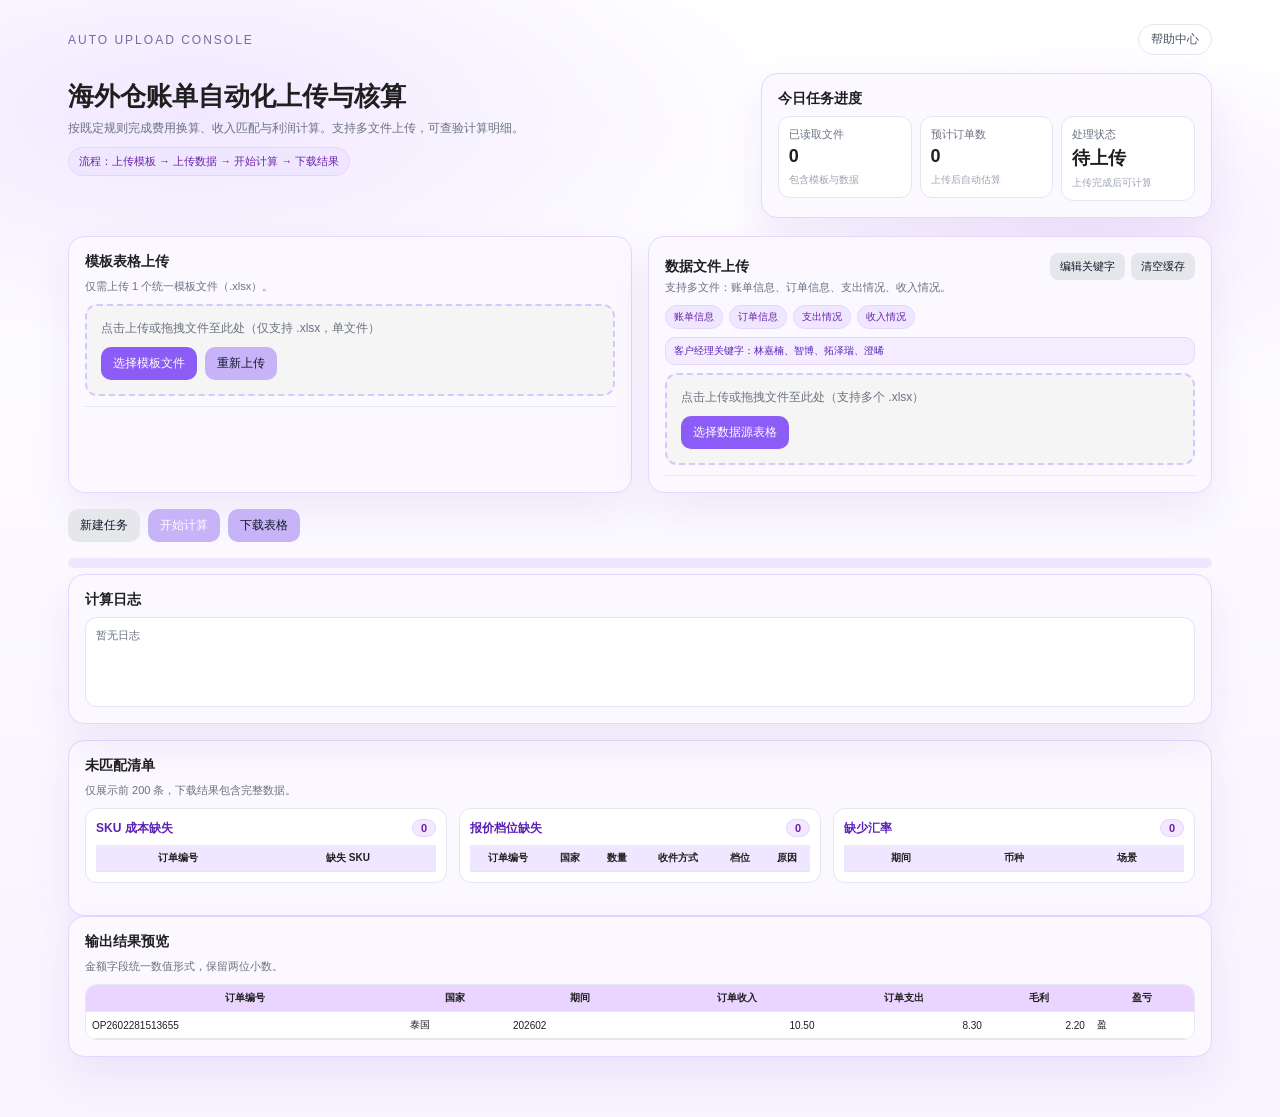
<file: tool1/index.html>
<!DOCTYPE html>
<html lang="zh-CN">
<head>
  <meta charset="UTF-8" />
  <meta name="viewport" content="width=device-width, initial-scale=1.0" />
  <title>海外仓账单自动化上传与核算</title>
  <style>
    :root {
      --purple: #E9D5FF;
      --purple-2: #EEDCFF;
      --deep: #8B5CF6;
      --deep-2: #7C3AED;
      --gray: #F5F5F5;
      --line: #E6E6F0;
      --text: #1F1F1F;
      --muted: #6B7280;
      --success: #16A34A;
      --danger: #DC2626;
      --card: #FBF8FF;
      --shadow: 0 18px 40px rgba(91, 33, 182, 0.08);
    }

    * { box-sizing: border-box; }
    body {
      margin: 0;
      font-family: "Microsoft YaHei", "微软雅黑", "PingFang SC", sans-serif;
      color: var(--text);
      background: radial-gradient(900px 380px at 15% 10%, #F1E8FF 0%, transparent 65%),
                  radial-gradient(600px 300px at 85% 20%, #F6ECFF 0%, transparent 60%),
                  linear-gradient(180deg, #FFFFFF 0%, #F8F3FF 100%);
    }

    .page {
      max-width: 1180px;
      margin: 0 auto;
      padding: 24px 18px 60px;
    }

    .topbar {
      display: flex;
      justify-content: space-between;
      align-items: center;
      margin-bottom: 18px;
    }

    .brand {
      font-size: 12px;
      letter-spacing: 2px;
      color: #7C6A9A;
    }

    .help-btn {
      border: 1px solid var(--line);
      background: white;
      color: #4B5563;
      font-size: 12px;
      padding: 6px 12px;
      border-radius: 999px;
      cursor: pointer;
    }

    .hero {
      display: grid;
      grid-template-columns: 1.2fr 0.8fr;
      gap: 16px;
      align-items: stretch;
      margin-bottom: 18px;
    }

    .hero-left h1 {
      margin: 6px 0 6px;
      font-size: 26px;
      font-weight: 800;
    }

    .hero-left p {
      margin: 0 0 10px;
      font-size: 12px;
      color: var(--muted);
    }

    .steps {
      display: inline-flex;
      gap: 8px;
      flex-wrap: wrap;
      background: #EFE7FF;
      padding: 6px 10px;
      border-radius: 999px;
      font-size: 11px;
      color: #6B21A8;
      border: 1px solid #E5D5FF;
    }

    .card {
      background: var(--card);
      border: 1px solid #E5D5FF;
      border-radius: 16px;
      padding: 16px;
      box-shadow: var(--shadow);
    }

    .stat-card {
      display: grid;
      grid-template-columns: repeat(3, 1fr);
      gap: 8px;
      align-items: start;
    }

    .stat-item {
      background: white;
      border: 1px solid var(--line);
      border-radius: 12px;
      padding: 10px;
    }

    .stat-title { font-size: 11px; color: var(--muted); }
    .stat-value { font-size: 18px; font-weight: 800; margin-top: 4px; }
    .stat-note { font-size: 10px; color: #9CA3AF; margin-top: 6px; }

    .grid-2 {
      display: grid;
      grid-template-columns: 1fr 1fr;
      gap: 16px;
      margin-bottom: 16px;
    }

    .section-title {
      font-size: 14px;
      font-weight: 700;
      margin-bottom: 8px;
    }

    .section-desc {
      font-size: 11px;
      color: var(--muted);
      margin-bottom: 10px;
    }

    .chips {
      display: flex;
      gap: 6px;
      flex-wrap: wrap;
      margin-bottom: 8px;
    }

    .chip {
      font-size: 10px;
      padding: 4px 8px;
      border-radius: 999px;
      background: #EEE7FF;
      color: #6B21A8;
      border: 1px solid #E5D5FF;
    }

    .keyword-inline {
      font-size: 10px;
      color: #5B21B6;
      background: #F4EDFF;
      border: 1px solid #E5D5FF;
      padding: 6px 8px;
      border-radius: 10px;
      margin-bottom: 8px;
    }

    .kw-list {
      display: flex;
      flex-wrap: wrap;
      gap: 6px;
      margin: 8px 0;
    }

    .kw-pill {
      display: inline-flex;
      align-items: center;
      gap: 6px;
      background: #EEE7FF;
      color: #5B21B6;
      border: 1px solid #E5D5FF;
      border-radius: 999px;
      padding: 4px 8px;
      font-size: 11px;
    }

    .kw-pill button {
      border: none;
      background: transparent;
      color: #9333EA;
      cursor: pointer;
      font-size: 12px;
      line-height: 1;
    }

    .kw-actions {
      display: flex;
      gap: 6px;
      flex-wrap: wrap;
      margin-top: 8px;
    }

    .kw-input {
      border: 1px solid var(--line);
      border-radius: 8px;
      padding: 6px 8px;
      font-size: 12px;
      min-width: 180px;
    }

    .upload-area {
      background: var(--gray);
      border: 2px dashed #D8C7FF;
      border-radius: 12px;
      padding: 14px;
      font-size: 12px;
      color: var(--muted);
    }

    .upload-area.dragover {
      border-color: var(--deep-2);
      color: var(--deep-2);
      background: #F5EDFF;
    }

    .upload-actions {
      margin-top: 10px;
      display: flex;
      gap: 8px;
      flex-wrap: wrap;
    }

    .btn {
      background: var(--deep);
      color: white;
      border: none;
      padding: 8px 12px;
      border-radius: 10px;
      font-size: 12px;
      cursor: pointer;
    }

    .btn.secondary {
      background: #E5E7EB;
      color: #111827;
    }

    .btn.small {
      padding: 6px 10px;
      font-size: 11px;
      border-radius: 8px;
    }

    .btn:disabled {
      background: #C7B3F8;
      cursor: not-allowed;
    }

    .file-list {
      margin-top: 10px;
      border-top: 1px solid var(--line);
    }

    .file-item {
      display: grid;
      grid-template-columns: 1fr auto auto;
      gap: 8px;
      align-items: center;
      padding: 6px 0;
      font-size: 10px;
      border-bottom: 1px dashed var(--line);
    }

    .file-item .tag {
      background: #F0ECFF;
      border-radius: 6px;
      padding: 2px 6px;
      font-size: 10px;
    }

    .file-item .remove { color: var(--danger); cursor: pointer; }

    .action-row {
      display: flex;
      gap: 8px;
      flex-wrap: wrap;
      margin-bottom: 16px;
    }

    .progress-wrap {
      margin-top: 8px;
      background: #EEE7FF;
      border-radius: 999px;
      overflow: hidden;
      height: 10px;
    }

    .progress-bar {
      height: 10px;
      width: 0%;
      background: var(--deep);
      transition: width 0.3s ease;
    }

    .status {
      font-size: 12px;
      margin-top: 6px;
    }

    .status.success { color: var(--success); }
    .status.error { color: var(--danger); }

    .grid-logs {
      display: grid;
      grid-template-columns: 1fr;
      gap: 16px;
      margin-bottom: 16px;
    }

    .missing-grid {
      display: grid;
      grid-template-columns: repeat(3, minmax(0, 1fr));
      gap: 12px;
      margin-bottom: 16px;
    }

    .missing-block {
      border: 1px solid var(--line);
      border-radius: 12px;
      background: white;
      padding: 10px;
    }

    .missing-title {
      display: flex;
      align-items: center;
      justify-content: space-between;
      margin-bottom: 8px;
      font-size: 12px;
      font-weight: 700;
      color: #5B21B6;
    }

    .missing-count {
      font-size: 11px;
      background: #F3E8FF;
      border: 1px solid #E5D5FF;
      padding: 2px 8px;
      border-radius: 999px;
      color: #6B21A8;
    }

    .log-box {
      min-height: 90px;
      background: white;
      border: 1px solid var(--line);
      border-radius: 12px;
      padding: 10px;
      font-size: 11px;
      color: var(--muted);
    }

    .detail-table {
      width: 100%;
      border-collapse: collapse;
      font-size: 10px;
    }

    .detail-table th {
      text-align: center;
      background: #EFE7FF;
      padding: 6px;
      border-bottom: 1px solid var(--line);
    }

    .detail-table td {
      padding: 6px;
      border-bottom: 1px solid var(--line);
      text-align: center;
    }

    .table-preview {
      max-height: 260px;
      overflow: auto;
      border: 1px solid var(--line);
      border-radius: 12px;
      background: white;
    }

    table {
      width: 100%;
      border-collapse: collapse;
      font-size: 10px;
    }

    thead th {
      position: sticky;
      top: 0;
      background: var(--purple);
      text-align: center;
      font-weight: 700;
      border-bottom: 1px solid var(--line);
      padding: 6px;
    }

    tbody td {
      padding: 6px;
      border-bottom: 1px solid var(--line);
    }

    tbody tr:nth-child(odd) { background: white; }
    tbody tr:nth-child(even) { background: var(--gray); }

    .align-right { text-align: right; }
    .align-left { text-align: left; }

    .modal {
      position: fixed;
      inset: 0;
      background: rgba(0,0,0,0.4);
      display: none;
      align-items: center;
      justify-content: center;
    }

    .modal.open { display: flex; }

    .modal-card {
      width: min(720px, 92vw);
      background: white;
      border-radius: 12px;
      padding: 16px;
      border: 1px solid var(--line);
    }

    .modal-card h3 { margin: 0 0 8px; font-size: 14px; }
    .modal-card p { margin: 6px 0; font-size: 12px; }

    @media (max-width: 900px) {
      .hero { grid-template-columns: 1fr; }
      .grid-2 { grid-template-columns: 1fr; }
      .grid-logs { grid-template-columns: 1fr; }
      .missing-grid { grid-template-columns: 1fr; }
    }

    @media (max-width: 640px) {
      .file-item { grid-template-columns: 1fr; }
      .action-row { justify-content: stretch; }
      .btn { width: 100%; }
    }
  </style>
</head>
<body>
  <div class="page">
    <div class="topbar">
      <div class="brand">AUTO UPLOAD CONSOLE</div>
      <button class="help-btn" id="helpBtn">帮助中心</button>
    </div>

    <div class="hero">
      <div class="hero-left">
        <h1>海外仓账单自动化上传与核算</h1>
        <p>按既定规则完成费用换算、收入匹配与利润计算。支持多文件上传，可查验计算明细。</p>
        <div class="steps">流程：上传模板 → 上传数据 → 开始计算 → 下载结果</div>
      </div>
      <div class="card">
        <div class="section-title">今日任务进度</div>
        <div class="stat-card">
          <div class="stat-item">
            <div class="stat-title">已读取文件</div>
            <div class="stat-value" id="statFiles">0</div>
            <div class="stat-note">包含模板与数据</div>
          </div>
          <div class="stat-item">
            <div class="stat-title">预计订单数</div>
            <div class="stat-value" id="statOrders">0</div>
            <div class="stat-note">上传后自动估算</div>
          </div>
          <div class="stat-item">
            <div class="stat-title">处理状态</div>
            <div class="stat-value" id="statStatus">待上传</div>
            <div class="stat-note">上传完成后可计算</div>
          </div>
        </div>
      </div>
    </div>

    <div class="grid-2">
      <div class="card">
        <div class="section-title">模板表格上传</div>
        <div class="section-desc">仅需上传 1 个统一模板文件（.xlsx）。</div>
        <div class="upload-area" id="templateDrop">
          点击上传或拖拽文件至此处（仅支持 .xlsx，单文件）
          <div class="upload-actions">
            <input type="file" id="templateInput" accept=".xlsx" style="display:none" />
            <button class="btn" id="templateBtn">选择模板文件</button>
            <button class="btn secondary" id="templateReset" disabled>重新上传</button>
          </div>
        </div>
        <div class="status" id="templateStatus"></div>
        <div class="file-list" id="templateList"></div>
      </div>

      <div class="card">
        <div style="display:flex; justify-content:space-between; align-items:center; gap:8px;">
          <div class="section-title" style="margin-bottom:0;">数据文件上传</div>
          <div style="display:flex; gap:6px;">
            <button class="btn secondary small" id="keywordBtn">编辑关键字</button>
            <button class="btn secondary small" id="clearCacheBtn">清空缓存</button>
          </div>
        </div>
        <div class="section-desc">支持多文件：账单信息、订单信息、支出情况、收入情况。</div>
        <div class="chips">
          <div class="chip">账单信息</div>
          <div class="chip">订单信息</div>
          <div class="chip">支出情况</div>
          <div class="chip">收入情况</div>
        </div>
        <div class="keyword-inline" id="keywordInline"></div>
        <div class="upload-area" id="dataDrop">
          点击上传或拖拽文件至此处（支持多个 .xlsx）
          <div class="upload-actions">
            <input type="file" id="dataInput" accept=".xlsx" multiple style="display:none" />
            <button class="btn" id="dataBtn">选择数据源表格</button>
          </div>
        </div>
        <div class="status" id="dataStatus"></div>
        <div class="file-list" id="dataList"></div>
      </div>
    </div>

    <div class="action-row">
      <button class="btn secondary" id="newTaskBtn">新建任务</button>
      <button class="btn" id="processBtn" disabled>开始计算</button>
      <button class="btn secondary" id="downloadBtn" disabled>下载表格</button>
    </div>
    <div class="progress-wrap">
      <div class="progress-bar" id="progressBar"></div>
    </div>
    <div class="status" id="processStatus"></div>

    <div class="grid-logs">
      <div class="card">
        <div class="section-title">计算日志</div>
        <div class="log-box" id="logBox">暂无日志</div>
      </div>
    </div>


    <div class="card">
      <div class="section-title">未匹配清单</div>
      <div class="section-desc">仅展示前 200 条，下载结果包含完整数据。</div>
      <div class="missing-grid">
        <div class="missing-block">
          <div class="missing-title">
            <span>SKU 成本缺失</span>
            <span class="missing-count" id="missSkuCount">0</span>
          </div>
          <table class="detail-table">
            <thead>
              <tr>
                <th>订单编号</th>
                <th>缺失 SKU</th>
              </tr>
            </thead>
            <tbody id="missingSkuBody"></tbody>
          </table>
        </div>
        <div class="missing-block">
          <div class="missing-title">
            <span>报价档位缺失</span>
            <span class="missing-count" id="missQuoteCount">0</span>
          </div>
          <table class="detail-table">
            <thead>
              <tr>
                <th>订单编号</th>
                <th>国家</th>
                <th>数量</th>
                <th>收件方式</th>
                <th>档位</th>
                <th>原因</th>
              </tr>
            </thead>
            <tbody id="missingQuoteBody"></tbody>
          </table>
        </div>
        <div class="missing-block">
          <div class="missing-title">
            <span>缺少汇率</span>
            <span class="missing-count" id="missRateCount">0</span>
          </div>
          <table class="detail-table">
            <thead>
              <tr>
                <th>期间</th>
                <th>币种</th>
                <th>场景</th>
              </tr>
            </thead>
            <tbody id="missingRateBody"></tbody>
          </table>
        </div>
      </div>
    </div>

    <div class="card">
      <div class="section-title">输出结果预览</div>
      <div class="section-desc">金额字段统一数值形式，保留两位小数。</div>
      <div class="table-preview">
        <table>
          <thead>
            <tr>
              <th>订单编号</th>
              <th>国家</th>
              <th>期间</th>
              <th>订单收入</th>
              <th>订单支出</th>
              <th>毛利</th>
              <th>盈亏</th>
            </tr>
          </thead>
          <tbody id="previewBody">
            <tr>
              <td class="align-left">OP2602281513655</td>
              <td class="align-left">泰国</td>
              <td class="align-left">202602</td>
              <td class="align-right">10.50</td>
              <td class="align-right">8.30</td>
              <td class="align-right">2.20</td>
              <td class="align-left">盈</td>
            </tr>
          </tbody>
        </table>
      </div>
    </div>
  </div>


  <div class="modal" id="keywordModal">
    <div class="modal-card">
      <h3>客户经理关键字</h3>
      <p>用于判断是否走 C 端收入逻辑，可随时增减。</p>
      <div class="kw-list" id="keywordList"></div>
      <div class="kw-actions">
        <input class="kw-input" id="keywordInput" placeholder="输入关键字，回车或点击添加" />
        <button class="btn small" id="keywordAddBtn">添加</button>
        <button class="btn secondary small" id="keywordResetBtn">恢复默认</button>
      </div>
      <div style="text-align:right; margin-top:10px;">
        <button class="btn" id="keywordCloseBtn">关闭</button>
      </div>
    </div>
  </div>

  <div class="modal" id="helpModal">
    <div class="modal-card">
      <h3>操作指南</h3>
      <p>1. 上传统一模板（仅 .xlsx，单文件）。</p>
      <p>2. 上传数据源表格（账单信息、订单信息、支出情况、收入情况等，可多次上传）。</p>
      <p>3. 点击“开始计算”，等待进度完成后下载表格。</p>
      <div style="text-align:right; margin-top:10px;">
        <button class="btn" id="closeHelp">关闭</button>
      </div>
    </div>
  </div>

  <script src="xlsx.full.min.js"></script>
  <script>
    const templateInput = document.getElementById('templateInput');
    const dataInput = document.getElementById('dataInput');
    const templateBtn = document.getElementById('templateBtn');
    const dataBtn = document.getElementById('dataBtn');
    const templateReset = document.getElementById('templateReset');
    const templateList = document.getElementById('templateList');
    const dataList = document.getElementById('dataList');
    const templateStatus = document.getElementById('templateStatus');
    const dataStatus = document.getElementById('dataStatus');
    const processBtn = document.getElementById('processBtn');
    const processStatus = document.getElementById('processStatus');
    const progressBar = document.getElementById('progressBar');
    const downloadBtn = document.getElementById('downloadBtn');
    const logBox = document.getElementById('logBox');
    const clearCacheBtn = document.getElementById('clearCacheBtn');
    const newTaskBtn = document.getElementById('newTaskBtn');
    const previewBody = document.getElementById('previewBody');
const missSkuCount = document.getElementById('missSkuCount');
const missQuoteCount = document.getElementById('missQuoteCount');
const missRateCount = document.getElementById('missRateCount');
const missingSkuBody = document.getElementById('missingSkuBody');
const missingQuoteBody = document.getElementById('missingQuoteBody');
const missingRateBody = document.getElementById('missingRateBody');

    const statFiles = document.getElementById('statFiles');
    const statOrders = document.getElementById('statOrders');
    const statStatus = document.getElementById('statStatus');

    const templateDrop = document.getElementById('templateDrop');
    const dataDrop = document.getElementById('dataDrop');

    const helpBtn = document.getElementById('helpBtn');
    const helpModal = document.getElementById('helpModal');
    const closeHelp = document.getElementById('closeHelp');

    let templateFile = null; // {name, file, cached}
    let dataFiles = []; // [{name, file, cached}]
    let processing = false;
    let processed = false;
    let outputWorkbook = null;
    let outputFilename = '输出结果.xlsx';

    const CACHE_KEY = 'table_uploader_cache';
    const CACHE_TTL = 2 * 60 * 60 * 1000;

    const DEFAULT_KEYWORDS = ['林嘉楠', '智博', '拓泽瑞', '澄晞'];
    const KEYWORDS_STORAGE = 'manager_keywords_v1';
    let KEYWORDS = DEFAULT_KEYWORDS.slice();

    function setStatus(el, msg, type) {
      el.textContent = msg;
      el.className = 'status' + (type ? ' ' + type : '');
    }

    function setProgress(p, msg) {
      progressBar.style.width = `${p}%`;
      if (msg) setStatus(processStatus, msg, '');
    }

    function validateXlsx(file) {
      return file && file.name.toLowerCase().endsWith('.xlsx');
    }

    function uniqKeywords(arr) {
      const set = new Set();
      const out = [];
      arr.forEach(v => {
        const s = String(v || '').trim();
        if (!s) return;
        if (!set.has(s)) {
          set.add(s);
          out.push(s);
        }
      });
      return out;
    }

    function loadKeywords() {
      try {
        const raw = localStorage.getItem(KEYWORDS_STORAGE);
        if (!raw) return DEFAULT_KEYWORDS.slice();
        const data = JSON.parse(raw);
        if (Array.isArray(data)) return uniqKeywords(data);
      } catch (_) {}
      return DEFAULT_KEYWORDS.slice();
    }

    function saveKeywords() {
      KEYWORDS = uniqKeywords(KEYWORDS);
      localStorage.setItem(KEYWORDS_STORAGE, JSON.stringify(KEYWORDS));
      renderKeywords();
    }

    function renderKeywords() {
      if (!keywordList || !keywordInline) return;
      keywordList.innerHTML = '';
      if (KEYWORDS.length === 0) {
        keywordInline.textContent = '客户经理关键字：暂无（请添加）';
      } else {
        keywordInline.textContent = '客户经理关键字：' + KEYWORDS.join('、');
      }
      KEYWORDS.forEach(k => {
        const pill = document.createElement('div');
        pill.className = 'kw-pill';
        const span = document.createElement('span');
        span.textContent = k;
        const btn = document.createElement('button');
        btn.type = 'button';
        btn.textContent = '×';
        btn.addEventListener('click', () => {
          KEYWORDS = KEYWORDS.filter(x => x !== k);
          saveKeywords();
        });
        pill.appendChild(span);
        pill.appendChild(btn);
        keywordList.appendChild(pill);
      });
    }

    function addKeywordFromInput() {
      const val = keywordInput.value.trim();
      if (!val) return;
      KEYWORDS.push(val);
      keywordInput.value = '';
      saveKeywords();
    }

    function renderFileItem(fileEntry, cached=false) {
      const item = document.createElement('div');
      item.className = 'file-item';
      const name = document.createElement('div');
      name.textContent = fileEntry.name + (cached ? '（已缓存）' : '');
      const tag = document.createElement('div');
      tag.className = 'tag';
      tag.textContent = inferType(fileEntry.name);
      const remove = document.createElement('div');
      remove.className = 'remove';
      remove.textContent = '删除';
      return { item, name, tag, remove };
    }

    function inferType(name) {
      if (name.includes('模板') || name.includes('模版')) return '模板';
      if (name.includes('账单')) return '账单信息表';
      if (name.includes('订单')) return '订单信息表';
      if (name.includes('支出')) return '支出情况表';
      if (name.includes('收入')) return '收入情况表';
      if (name.includes('汇率')) return '汇率表';
      if (name.includes('产品成本')) return '产品成本表';
      if (name.includes('第一档')) return '第一档收入表';
      return '补充表';
    }

    function updateProcessButton() {
      const actualFiles = dataFiles.filter(f => f.file);
      const ready = templateFile && templateFile.file && actualFiles.length > 0;
      processBtn.disabled = !ready;
    }

    function updateStats(orderCountOverride=null) {
      const fileCount = (templateFile ? 1 : 0) + dataFiles.length;
      statFiles.textContent = fileCount;
      if (orderCountOverride !== null) {
        statOrders.textContent = orderCountOverride;
      } else {
        statOrders.textContent = dataFiles.length;
      }
      if (processing) {
        statStatus.textContent = '处理中';
      } else if (processed) {
        statStatus.textContent = '已完成';
      } else if (fileCount > 0) {
        statStatus.textContent = '待处理';
      } else {
        statStatus.textContent = '待上传';
      }
    }

    function cacheState() {
      const payload = {
        template: templateFile ? { name: templateFile.name } : null,
        data: dataFiles.map(f => ({ name: f.name })),
        ts: Date.now()
      };
      localStorage.setItem(CACHE_KEY, JSON.stringify(payload));
    }

    function renderTemplateList() {
      templateList.innerHTML = '';
      if (!templateFile) return;
      const { item, name, tag, remove } = renderFileItem(templateFile, templateFile.cached);
      remove.addEventListener('click', () => {
        templateFile = null;
        templateList.innerHTML = '';
        templateReset.disabled = true;
        updateProcessButton();
        updateStats();
        cacheState();
      });
      item.append(name, tag, remove);
      templateList.appendChild(item);
    }

    function renderDataList() {
      dataList.innerHTML = '';
      dataFiles.forEach(entry => {
        const { item, name, tag, remove } = renderFileItem(entry, entry.cached);
        remove.addEventListener('click', () => {
          dataFiles = dataFiles.filter(f => f.name !== entry.name);
          item.remove();
          updateProcessButton();
          updateStats();
          cacheState();
        });
        item.append(name, tag, remove);
        dataList.appendChild(item);
      });
    }

    function hasCachedFiles() {
      return (templateFile && templateFile.cached) || dataFiles.some(f => f.cached);
    }

    function clearCachedEntries(showMessage=true) {
      localStorage.removeItem(CACHE_KEY);
      if (templateFile && templateFile.cached) {
        templateFile = null;
        templateReset.disabled = true;
        setStatus(templateStatus, '', '');
      }
      dataFiles = dataFiles.filter(f => !f.cached);
      renderTemplateList();
      renderDataList();
      if (showMessage) setStatus(dataStatus, '缓存已清空', 'success');
      updateProcessButton();
      updateStats();
    }

    function resetAllState() {
      localStorage.removeItem(CACHE_KEY);
      templateFile = null;
      dataFiles = [];
      templateInput.value = '';
      dataInput.value = '';
      templateReset.disabled = true;
      renderTemplateList();
      renderDataList();
      processing = false;
      processed = false;
      outputWorkbook = null;
      outputFilename = '输出结果.xlsx';
      progressBar.style.width = '0%';
      downloadBtn.disabled = true;
      setStatus(templateStatus, '', '');
      setStatus(dataStatus, '已开始新建任务，缓存已清空', 'success');
      setStatus(processStatus, '', '');
      logBox.textContent = '暂无日志';
      clearMissingLists();
      updateProcessButton();
      updateStats();
    }

    function restoreCache() {
      const raw = localStorage.getItem(CACHE_KEY);
      if (!raw) return;
      try {
        const payload = JSON.parse(raw);
        if (Date.now() - payload.ts > CACHE_TTL) return;
        templateFile = null;
        dataFiles = [];
        if (payload.template) {
          templateFile = { name: payload.template.name, file: null, cached: true };
          templateReset.disabled = false;
        }
        if (payload.data) {
          payload.data.forEach(d => {
            const name = d.name;
            if (!dataFiles.some(f => f.name === name)) {
              dataFiles.push({ name, file: null, cached: true });
            }
          });
        }
        renderTemplateList();
        renderDataList();
        if (templateFile || dataFiles.length > 0) {
          setStatus(dataStatus, '已恢复缓存文件，开始新建任务建议先点“新建任务”', '');
        }
        updateProcessButton();
        updateStats();
      } catch (_) {}
    }

    function handleTemplateFiles(files) {
      const file = files[0];
      if (!file) return;
      if (!validateXlsx(file)) {
        setStatus(templateStatus, '请上传 .xlsx 格式的模板文件', 'error');
        return;
      }
      if (hasCachedFiles()) {
        clearCachedEntries(false);
      }
      templateFile = { name: file.name, file, cached: false };
      templateReset.disabled = false;
      renderTemplateList();
      setStatus(templateStatus, `${file.name} 上传成功`, 'success');
      updateProcessButton();
      updateStats();
      cacheState();
    }

    function handleDataFiles(files) {
      if (files.length === 0) return;
      if (hasCachedFiles()) {
        clearCachedEntries(false);
      }
      const existingNames = new Set(dataFiles.map(f => f.name));
      let added = 0;
      let replaced = 0;
      const uniqueNew = [];
      files.forEach(file => {
        if (!validateXlsx(file)) {
          setStatus(dataStatus, '仅支持 .xlsx 文件', 'error');
          return;
        }
        if (!existingNames.has(file.name)) {
          uniqueNew.push(file);
        }
      });

      files.forEach(file => {
        if (!validateXlsx(file)) return;
        const idx = dataFiles.findIndex(f => f.name === file.name);
        if (idx >= 0) {
          dataFiles[idx] = { name: file.name, file, cached: false };
          replaced += 1;
        } else {
          dataFiles.push({ name: file.name, file, cached: false });
          added += 1;
        }
      });

      renderDataList();
      if (added > 0 && replaced > 0) {
        setStatus(dataStatus, `${added} 个文件上传成功，${replaced} 个同名文件已替换`, 'success');
      } else if (added > 0) {
        setStatus(dataStatus, `${added} 个文件上传成功`, 'success');
      } else if (replaced > 0) {
        setStatus(dataStatus, `${replaced} 个同名文件已替换`, 'success');
      }
      updateProcessButton();
      updateStats();
      cacheState();
    }

    templateBtn.addEventListener('click', () => templateInput.click());
    dataBtn.addEventListener('click', () => dataInput.click());
    clearCacheBtn.addEventListener('click', () => clearCachedEntries(true));
    newTaskBtn.addEventListener('click', () => resetAllState());
    if (keywordBtn) {
      keywordBtn.addEventListener('click', () => {
        KEYWORDS = loadKeywords();
        renderKeywords();
        keywordModal.classList.add('open');
      });
    }
    if (keywordCloseBtn) {
      keywordCloseBtn.addEventListener('click', () => keywordModal.classList.remove('open'));
    }
    if (keywordModal) {
      keywordModal.addEventListener('click', (e) => {
        if (e.target === keywordModal) keywordModal.classList.remove('open');
      });
    }
    if (keywordAddBtn) {
      keywordAddBtn.addEventListener('click', addKeywordFromInput);
    }
    if (keywordResetBtn) {
      keywordResetBtn.addEventListener('click', () => {
        KEYWORDS = DEFAULT_KEYWORDS.slice();
        saveKeywords();
      });
    }
    if (keywordInput) {
      keywordInput.addEventListener('keydown', (e) => {
        if (e.key === 'Enter') {
          e.preventDefault();
          addKeywordFromInput();
        }
      });
    }

    templateInput.addEventListener('change', (e) => {
      const files = Array.from(e.target.files || []);
      handleTemplateFiles(files);
    });

    templateReset.addEventListener('click', () => {
      templateInput.value = '';
      templateFile = null;
      templateReset.disabled = true;
      setStatus(templateStatus, '', '');
      renderTemplateList();
      updateProcessButton();
      updateStats();
      cacheState();
    });

    dataInput.addEventListener('change', (e) => {
      const files = Array.from(e.target.files || []);
      handleDataFiles(files);
    });

    function setupDrag(dropArea, handler) {
      ['dragenter','dragover'].forEach(evt => {
        dropArea.addEventListener(evt, (e) => {
          e.preventDefault();
          dropArea.classList.add('dragover');
        });
      });
      ['dragleave','drop'].forEach(evt => {
        dropArea.addEventListener(evt, (e) => {
          e.preventDefault();
          dropArea.classList.remove('dragover');
        });
      });
      dropArea.addEventListener('drop', (e) => {
        const files = Array.from(e.dataTransfer.files || []);
        handler(files);
      });
    }

    setupDrag(templateDrop, (files) => {
      if (files.length > 1) {
        setStatus(templateStatus, '模板仅支持单文件上传', 'error');
        return;
      }
      handleTemplateFiles(files);
    });

    setupDrag(dataDrop, (files) => {
      handleDataFiles(files);
    });

    function isEmpty(val) {
      return val === null || val === undefined || val === '';
    }

    function isBlank(val) {
      return isEmpty(val) || (typeof val === 'string' && val.trim() === '');
    }

    function pickValue(...vals) {
      for (const v of vals) {
        if (!isBlank(v)) return v;
      }
      return null;
    }

    function setIfBlank(row, key, val) {
      if (!row || !key) return;
      if (isBlank(row[key]) && !isBlank(val)) row[key] = val;
    }

    function normalizeKey(val) {
      if (val === null || val === undefined) return '';
      return String(val).replace(/[\s​-‍﻿]/g, '').trim();
    }


    function toNumber(val) {
      if (val === null || val === undefined || val === '') return null;
      if (typeof val === 'number') return val;
      const s = String(val).replace(/,/g, '').trim();
      const m = s.match(/-?\d+(\.\d+)?/);
      return m ? parseFloat(m[0]) : null;
    }

    function round2(val) {
      if (val === null || val === undefined || isNaN(val)) return null;
      return Math.round(val * 100) / 100;
    }

    function format2(val) {
      if (val === null || val === undefined || val === '') return '';
      const num = Number(val);
      if (isNaN(num)) return String(val);
      return num.toFixed(2);
    }

    function normalizeCurrency(cur) {
      if (!cur) return null;
      const s = String(cur).trim();
      if (['人民币','RMB','CNY','¥','￥'].includes(s)) return '人民币';
      if (['USD','US$','$','美元'].includes(s)) return '美元';
      return s;
    }

    function parseAmount(val) {
      if (val === null || val === undefined || val === '') return { amount: null, currency: null };
      if (typeof val === 'number') return { amount: val, currency: '人民币' };
      const s = String(val).trim();
      if (s === '') return { amount: null, currency: null };
      let currency = null;
      if (s.includes('$') || s.includes('USD')) currency = '美元';
      if (s.includes('人民币') || s.includes('¥') || s.includes('￥')) currency = '人民币';
      const m = s.replace(/,/g, '').match(/-?\d+(\.\d+)?/);
      const amount = m ? parseFloat(m[0]) : null;
      return { amount, currency };
    }

    function qtyLabel(qty) {
      if (qty === null || qty === undefined) return null;
      const q = Number(qty);
      if (isNaN(q)) return null;
      if (q >= 4) return '≥4pcs';
      if (q === 3) return '3 pcs';
      if (q === 2) return '2 pcs';
      if (q === 1) return '1pc';
      return null;
    }

    function hasKeyword(text) {
      if (!text) return false;
      const s = String(text);
      return KEYWORDS.some(k => s.includes(k));
    }

    async function readWorkbook(file) {
      const buf = await file.arrayBuffer();
      return XLSX.read(buf, { type: 'array' });
    }

    function sheetToRows(sheet) {
      return XLSX.utils.sheet_to_json(sheet, { defval: null });
    }

    function normalizeRows(rows) {
      return rows.map(row => {
        const out = {};
        Object.keys(row).forEach(k => {
          const nk = typeof k === 'string' ? k.trim() : k;
          out[nk] = row[k];
        });
        return out;
      });
    }

    function getSheetOrThrow(wb, name, label) {
      const names = Array.isArray(name) ? name : [name];
      const sheetNames = wb.SheetNames || [];
      const nameMap = new Map(sheetNames.map(n => [String(n).trim(), n]));
      for (const n of names) {
        const key = String(n).trim();
        if (nameMap.has(key)) return wb.Sheets[nameMap.get(key)];
      }
      // Fuzzy match: contains keyword
      for (const n of names) {
        const key = String(n).trim();
        const hit = sheetNames.find(s => String(s).includes(key));
        if (hit) return wb.Sheets[hit];
      }
      // Fallback: try label keyword
      if (label) {
        const hit = sheetNames.find(s => String(s).includes(label));
        if (hit) return wb.Sheets[hit];
      }
      throw new Error(`${label}缺少工作表：${names.join(' / ')}`);
    }

    function findHeaderRowIndex(aoa) {
      const limit = Math.min(aoa.length, 10);
      for (let i = 0; i < limit; i++) {
        const row = aoa[i] || [];
        const norm = row.map(v => typeof v === 'string' ? v.trim() : v);
        if (norm.includes('订单编号') && norm.includes('国家')) return i;
      }
      return 0;
    }

    function buildOutputWorkbook(templateWb, resultRows, headerRowIndex=1) {
      const sheetName = templateWb.SheetNames[0];
      const ws = templateWb.Sheets[sheetName];
      const headerRows = XLSX.utils.sheet_to_json(ws, { header: 1, defval: null });
      const idx = headerRowIndex != null ? headerRowIndex : 1;
      const headers = headerRows[idx] || headerRows[0] || [];
      const dataAoA = resultRows.map(row => headers.map(h => row[h] ?? null));
      XLSX.utils.sheet_add_aoa(ws, dataAoA, { origin: { r: idx + 1, c: 0 } });
      return templateWb;
    }

    function downloadWorkbook(wb, filename) {
      const wbout = XLSX.write(wb, { bookType: 'xlsx', type: 'array' });
      const blob = new Blob([wbout], { type: 'application/vnd.openxmlformats-officedocument.spreadsheetml.sheet' });
      const url = URL.createObjectURL(blob);
      const a = document.createElement('a');
      a.href = url;
      a.download = filename;
      document.body.appendChild(a);
      a.click();
      a.remove();
      URL.revokeObjectURL(url);
    }

    function renderPreview(rows) {
      previewBody.innerHTML = '';
      rows.slice(0, 30).forEach(r => {
        const tr = document.createElement('tr');
        const cols = ['订单编号','国家','期间','订单收入','订单支出','毛利','盈亏情况'];
        cols.forEach((c, idx) => {
          const td = document.createElement('td');
          if (idx >= 3 && idx <= 5) td.className = 'align-right';
          else td.className = 'align-left';
          td.textContent = (idx >= 3 && idx <= 5) ? format2(r[c]) : (r[c] ?? '');
          tr.appendChild(td);
        });
        previewBody.appendChild(tr);
      });
    }


    function clearMissingLists() {
      if (!missingSkuBody) return;
      missingSkuBody.innerHTML = '';
      missingQuoteBody.innerHTML = '';
      missingRateBody.innerHTML = '';
      missSkuCount.textContent = '0';
      missQuoteCount.textContent = '0';
      missRateCount.textContent = '0';
    }

    function renderMissingLists(missing) {
      if (!missingSkuBody) return;
      const skuRows = [];
      missing.sku.forEach((set, orderId) => {
        if (!set || set.size === 0) return;
        skuRows.push({ orderId, skus: Array.from(set).join('、') });
      });
      missSkuCount.textContent = skuRows.length;
      missingSkuBody.innerHTML = '';
      skuRows.slice(0, 200).forEach(row => {
        const tr = document.createElement('tr');
        tr.innerHTML = `<td>${row.orderId}</td><td>${row.skus}</td>`;
        missingSkuBody.appendChild(tr);
      });

      const quoteRows = missing.quote || [];
      missQuoteCount.textContent = quoteRows.length;
      missingQuoteBody.innerHTML = '';
      quoteRows.slice(0, 200).forEach(row => {
        const tr = document.createElement('tr');
        tr.innerHTML = `
          <td>${row.orderId}</td>
          <td>${row.country ?? ''}</td>
          <td>${row.qty ?? ''}</td>
          <td>${row.method ?? ''}</td>
          <td>${row.band ?? ''}</td>
          <td>${row.reason ?? ''}</td>
        `;
        missingQuoteBody.appendChild(tr);
      });

      const rateRows = Array.from(missing.rate.values());
      missRateCount.textContent = rateRows.length;
      missingRateBody.innerHTML = '';
      rateRows.slice(0, 200).forEach(row => {
        const tr = document.createElement('tr');
        tr.innerHTML = `
          <td>${row.period ?? ''}</td>
          <td>${row.currency ?? ''}</td>
          <td>${row.scene ?? ''}</td>
        `;
        missingRateBody.appendChild(tr);
      });
    }

    processBtn.addEventListener('click', async () => {
      if (!window.XLSX) {
        setStatus(processStatus, '未加载 XLSX 库，请确认同目录存在 xlsx.full.min.js', 'error');
        return;
      }
      if (!templateFile || !templateFile.file) {
        setStatus(processStatus, '请重新上传模板文件（缓存文件不能计算）', 'error');
        return;
      }
      const actualFiles = dataFiles.filter(f => f.file);
      if (actualFiles.length === 0) {
        setStatus(processStatus, '请至少上传 1 个数据文件（缓存文件不能计算）', 'error');
        return;
      }

      processing = true;
      processed = false;
      outputWorkbook = null;
      updateStats();
      setProgress(5, '读取文件中...');
      logBox.textContent = '正在读取并解析表格...';

      try {
        const tmplWb = await readWorkbook(templateFile.file);

        const dataEntries = [];
        for (const f of actualFiles) {
          dataEntries.push({
            name: f.name,
            file: f.file,
            wb: await readWorkbook(f.file)
          });
        }

        const scoreSheets = (wb, names) => {
          if (!wb) return 0;
          const sheetNames = wb.SheetNames || [];
          const trimmed = sheetNames.map(n => String(n).trim());
          let score = 0;
          names.forEach(n => {
            const key = String(n).trim();
            if (trimmed.includes(key) || sheetNames.some(s => String(s).includes(key))) score += 1;
          });
          return score;
        };

        const pickBySheets = (entries, names, fallbackKeyword) => {
          let best = null;
          let bestScore = 0;
          entries.forEach(e => {
            const s = scoreSheets(e.wb, names);
            if (s > bestScore) {
              bestScore = s;
              best = e;
            }
          });
          if (bestScore > 0) return best;
          if (fallbackKeyword) return entries.find(e => e.name.includes(fallbackKeyword)) || null;
          return null;
        };

        const billEntry = pickBySheets(dataEntries, ['出库单', '出库尾程', '退货费用'], '账单');
        const orderEntry = pickBySheets(dataEntries, ['订单', '订单信息', '订单明细', '订单表'], '订单');
        const expenseEntry = pickBySheets(dataEntries, ['头程费用', '入库费用', '仓储费用', '汇率', '产品成本'], '支出');
        const incomeEntry = pickBySheets(dataEntries, ['报价', 'C端收入', '第一档收入'], '收入');

        const billWb = billEntry ? billEntry.wb : null;
        const orderWb = orderEntry ? orderEntry.wb : null;
        const expenseWb = expenseEntry ? expenseEntry.wb : null;
        const incomeWb = incomeEntry ? incomeEntry.wb : null;

        const missingFiles = [];
        if (!billEntry) missingFiles.push('账单信息');
        if (!orderEntry) missingFiles.push('订单信息');
        if (!expenseEntry) missingFiles.push('支出情况');
        if (!incomeEntry) missingFiles.push('收入情况');

        setProgress(20, '解析工作表...');

        const tmplSheetName = tmplWb.SheetNames[0];
        const tmplWs = tmplWb.Sheets[tmplSheetName];
        const tmplAoA = XLSX.utils.sheet_to_json(tmplWs, { header: 1, defval: null });
        const headerRowIndex = findHeaderRowIndex(tmplAoA);
        const headers = (tmplAoA[headerRowIndex] || tmplAoA[0] || []).map(h => typeof h === 'string' ? h.trim() : h);

        const templateRows = [];
        for (let i = headerRowIndex + 1; i < tmplAoA.length; i++) {
          const rowArr = tmplAoA[i] || [];
          const row = {};
          headers.forEach((h, idx) => {
            if (h == null || h === '') return;
            row[h] = rowArr[idx] ?? null;
          });
          const hasKey = !isBlank(row['订单编号']) || !isBlank(row['国家']) || !isBlank(row['期间']);
          if (hasKey) templateRows.push(row);
        }

        const billOut = billWb ? normalizeRows(sheetToRows(getSheetOrThrow(billWb, '出库单', '账单信息'))) : [];
        const billTail = billWb ? normalizeRows(sheetToRows(getSheetOrThrow(billWb, '出库尾程', '账单信息'))) : [];
        const billRet = billWb ? normalizeRows(sheetToRows(getSheetOrThrow(billWb, '退货费用', '账单信息'))) : [];

        const orders = orderWb ? normalizeRows(sheetToRows(getSheetOrThrow(orderWb, ['订单','订单信息','订单明细','订单表'], '订单信息'))) : [];

        const headFee = expenseWb ? normalizeRows(sheetToRows(getSheetOrThrow(expenseWb, '头程费用', '支出情况'))) : [];
        const entryFee = expenseWb ? normalizeRows(sheetToRows(getSheetOrThrow(expenseWb, '入库费用', '支出情况'))) : [];
        const warehouseFee = expenseWb ? normalizeRows(sheetToRows(getSheetOrThrow(expenseWb, '仓储费用', '支出情况'))) : [];
        const fxRows = expenseWb ? normalizeRows(sheetToRows(getSheetOrThrow(expenseWb, '汇率', '支出情况'))) : [];
        const productCost = expenseWb ? normalizeRows(sheetToRows(getSheetOrThrow(expenseWb, '产品成本', '支出情况'))) : [];

        const quoteRows = incomeWb ? normalizeRows(sheetToRows(getSheetOrThrow(incomeWb, '报价', '收入情况'))) : [];
        const cincomeRows = incomeWb ? normalizeRows(sheetToRows(getSheetOrThrow(incomeWb, 'C端收入', '收入情况'))) : [];
        const firstIncomeRows = incomeWb ? normalizeRows(sheetToRows(getSheetOrThrow(incomeWb, '第一档收入', '收入情况'))) : [];

        setProgress(40, '构建映射关系...');

        const missing = { sku: new Map(), quote: [], rate: new Map() };
        const missingOrders = new Set();

        const recordMissingSku = (orderId, sku) => {
          if (!orderId || !sku) return;
          if (!missing.sku.has(orderId)) missing.sku.set(orderId, new Set());
          missing.sku.get(orderId).add(sku);
        };

        const recordMissingQuote = (row) => {
          if (!row) return;
          missing.quote.push(row);
        };

        const recordMissingRate = (currency, period, scene) => {
          if (!currency || !period) return;
          const key = `${currency}||${period}||${scene}`;
          if (!missing.rate.has(key)) {
            missing.rate.set(key, { currency, period, scene });
          }
        };

        const fxMap = {};
        fxRows.forEach(r => {
          const cur = normalizeCurrency(r['原币']);
          const period = r['期间'];
          const rate = toNumber(r['直接汇率']);
          if (cur && period != null && rate != null) {
            fxMap[`${cur}||${period}`] = rate;
          }
        });

        const getRate = (currency, period, scene) => {
          const cur = normalizeCurrency(currency);
          if (!cur || cur === '人民币') return 1;
          const rate = fxMap[`${cur}||${period}`];
          if (rate == null) {
            recordMissingRate(cur, period, scene || '未知');
            return null;
          }
          return rate;
        };

        const tailGroup = {};
        billTail.forEach(r => {
          const id = normalizeKey(r['订单编号']);
          const sys = normalizeKey(r['系统单号']);
          const keys = new Set([id, sys].filter(Boolean));
          keys.forEach(key => {
            if (!tailGroup[key]) tailGroup[key] = { 出库费用: 0, 尾程费用: 0, 币种: null };
            tailGroup[key].出库费用 += toNumber(r['出库费用']) || 0;
            tailGroup[key].尾程费用 += toNumber(r['尾程费用']) || 0;
            if (!tailGroup[key].币种 && r['币种']) tailGroup[key].币种 = r['币种'];
          });
        });

        const retGroup = {};
        billRet.forEach(r => {
          const id = normalizeKey(r['退货单号']);
          const sys = normalizeKey(r['系统单号']);
          const keys = new Set([id, sys].filter(Boolean));
          keys.forEach(key => {
            if (!retGroup[key]) retGroup[key] = { 退货金额: 0, 币种: null };
            retGroup[key].退货金额 += toNumber(r['退货金额']) || 0;
            if (!retGroup[key].币种 && r['币种']) retGroup[key].币种 = r['币种'];
          });
        });

        const billOutMap = {};
        const billOutSysMap = {};
        billOut.forEach(r => {
          const id = normalizeKey(r['订单编号']);
          if (id && !billOutMap[id]) billOutMap[id] = r;
          const sys = normalizeKey(r['系统单号']);
          if (sys && !billOutSysMap[sys]) billOutSysMap[sys] = r;
        });


        const orderInfo = {};
        const orderAlias = {};
        const orderSkuQty = {};
        const orderQtySum = {};
        const addAlias = (key, id) => {
          const nk = normalizeKey(key);
          if (!nk || !id) return;
          if (!orderAlias[nk]) orderAlias[nk] = id;
        };
        orders.forEach(r => {
          const id = normalizeKey(r['订单编号']);
          if (!id) return;
          if (!orderInfo[id]) {
            orderInfo[id] = {
              '订单状态': null,
              '客户经理': null,
              '店铺': null,
              '卖家订单号': null,
              '收件方式': null,
              '订单实付': null
            };
          }
          const info = orderInfo[id];
          if (!info['订单状态'] && r['订单状态']) info['订单状态'] = r['订单状态'];
          if (!info['客户经理'] && r['客户经理']) info['客户经理'] = r['客户经理'];
          if (!info['店铺'] && r['店铺']) info['店铺'] = r['店铺'];
          if (!info['卖家订单号'] && r['卖家订单号']) info['卖家订单号'] = r['卖家订单号'];
          if (!info['收件方式'] && r['收件方式']) info['收件方式'] = r['收件方式'];
          if (!info['订单实付'] && r['订单实付']) info['订单实付'] = r['订单实付'];
          const sku = String(r['产品SKU'] || '').trim();
          const qty = toNumber(r['购买数量']) || 0;
          if (sku) {
            if (!orderSkuQty[id]) orderSkuQty[id] = {};
            orderSkuQty[id][sku] = (orderSkuQty[id][sku] || 0) + qty;
            if (!orderQtySum[id]) orderQtySum[id] = 0;
            orderQtySum[id] += qty;
          }

          addAlias(r['卖家订单号'], id);
          addAlias(r['平台交易号'], id);
          addAlias(r['快递单号'], id);
          addAlias(r['第三方物流单号'], id);
          addAlias(r['系统单号'], id);
        });


        const productCostMap = {};
        productCost.forEach(r => {
          const sku = String(r['聚水潭旧编码'] || '').trim();
          if (!sku) return;
          const cost = toNumber(r['成本价']);
          if (cost != null) productCostMap[sku] = cost;
        });

        const firstIncomeMap = {};
        firstIncomeRows.forEach(r => {
          const sku = String(r['聚水潭旧编码'] || '').trim();
          if (!sku) return;
          const val = toNumber(r['第一档价格']);
          firstIncomeMap[sku] = val != null ? val : 0;
        });

        const costByOrder = {};
        const firstIncomeBaseByOrder = {};
        Object.keys(orderSkuQty).forEach(id => {
          let totalCost = 0;
          let totalFirst = 0;
          const skuMap = orderSkuQty[id];
          Object.keys(skuMap).forEach(sku => {
            const qty = skuMap[sku];
            const unit = productCostMap[sku];
            if (unit == null) {
              recordMissingSku(id, sku);
            } else {
              totalCost += unit * qty;
            }
            const first = firstIncomeMap[sku] || 0;
            totalFirst += first * qty;
          });
          costByOrder[id] = totalCost;
          firstIncomeBaseByOrder[id] = totalFirst;
        });

        const cincomeMap = {};
        cincomeRows.forEach(r => {
          const key = String(r['卖家订单号'] || '').trim();
          if (!key) return;
          const amt = toNumber(r['人民币']);
          if (!cincomeMap[key]) cincomeMap[key] = 0;
          cincomeMap[key] += amt || 0;
        });

        const headFeeMap = {};
        const headCurMap = {};
        headFee.forEach(r => {
          const key = String(r['国家'] || '').trim();
          if (!key) return;
          headFeeMap[key] = toNumber(r['头程费用']);
          headCurMap[key] = r['币种'];
        });

        const entryFeeMap = {};
        const entryCurMap = {};
        entryFee.forEach(r => {
          const key = String(r['国家'] || '').trim();
          if (!key) return;
          entryFeeMap[key] = toNumber(r['入库费用']);
          entryCurMap[key] = r['币种'];
        });

        const warehouseFeeMap = {};
        const warehouseCurMap = {};
        warehouseFee.forEach(r => {
          const key = `${r['期间']}||${r['国家']}`;
          warehouseFeeMap[key] = toNumber(r['仓储费用']);
          warehouseCurMap[key] = r['币种'];
        });

        const quoteMap = {};
        quoteRows.forEach(r => {
          const country = String(r['国家'] || '').trim();
          const qtyRaw = String(r['件数（n）/订单'] || '').replace(/\s/g, '');
          if (!country || !qtyRaw) return;
          quoteMap[`${country}||${qtyRaw}`] = r;
        });

        function computeFirstIncomeTotal(orderId, add) {
          if (!Object.prototype.hasOwnProperty.call(firstIncomeBaseByOrder, orderId)) return null;
          const base = firstIncomeBaseByOrder[orderId] || 0;
          const qty = orderQtySum[orderId] || 0;
          return base + add * qty;
        }

        function extractAdd(text) {
          const m = String(text).match(/\+\s*([0-9]*\.?[0-9]+)/);
          return m ? parseFloat(m[1]) : 0;
        }

        function resolveOrderKey(...cands) {
          for (const c of cands) {
            const nk = normalizeKey(c);
            if (!nk) continue;
            if (orderInfo[nk]) return nk;
            if (orderAlias[nk]) return orderAlias[nk];
          }
          const fallback = normalizeKey(cands[0]);
          return fallback || '';
        }

        function evalSpecTotal(orderId, spec, nonShippingSpec, qty) {
          if (spec === null || spec === undefined || spec === '') return null;
          if (typeof spec === 'number') return spec * qty;
          const s = String(spec).trim();
          if (s.includes('不包邮基础上')) {
            const add = extractAdd(s);
            const baseTotal = evalSpecTotal(orderId, nonShippingSpec, null, qty);
            if (baseTotal == null) return null;
            return baseTotal + add * qty;
          }
          if (s.includes('第一档')) {
            const add = extractAdd(s);
            return computeFirstIncomeTotal(orderId, add);
          }
          const n = toNumber(s);
          if (n != null) return n * qty;
          return null;
        }

        setProgress(60, '计算中...');

        let baseRows = templateRows;
        if (baseRows.length === 0 && billOut.length > 0) {
          baseRows = billOut.map(r => ({
            '国家': r['国家'],
            '期间': r['期间'],
            '系统单号': r['系统单号'],
            '订单编号': r['订单编号'],
            '数量': r['数量'],
            '账单币种': r['账单币种'],
            '出库费用': r['出库费用'],
            '尾程费用': r['尾程费用'],
            '退件费用': r['退件费用']
          }));
        }

        if (baseRows.length === 0) {
          throw new Error('模板无有效数据且未上传账单信息，无法计算');
        }

        const qtySumMap = {};
        const qtySource = billOut.length > 0 ? billOut : baseRows;
        qtySource.forEach(r => {
          const key = `${r['期间']}||${r['国家']}`;
          if (!r['期间'] || !r['国家']) return;
          const qtyVal = toNumber(r['数量']);
          const qty = qtyVal != null ? qtyVal : 1;
          if (!qtySumMap[key]) qtySumMap[key] = 0;
          qtySumMap[key] += qty;
        });

        const resultRows = [];

        baseRows.forEach(base => {
          const row = { ...base };
          const orderIdRaw = pickValue(row['订单编号'], row['系统单号'], row['卖家订单号']);
          const orderId = normalizeKey(orderIdRaw);
          const orderKey = resolveOrderKey(orderIdRaw, row['卖家订单号'], row['系统单号']);
          let billRow = orderId ? billOutMap[orderId] : (orderKey ? billOutMap[orderKey] : null);
          const sysId = normalizeKey(pickValue(row['系统单号'], billRow ? billRow['系统单号'] : null));
          if (!billRow && sysId) billRow = billOutSysMap[sysId] || null;
          const orderIdDisp = orderIdRaw == null ? '' : String(orderIdRaw).trim();
          if (orderIdDisp && (!orderKey || !orderInfo[orderKey])) {
            missingOrders.add(orderIdDisp);
          }

          const country = pickValue(row['国家'], billRow ? billRow['国家'] : null);
          const period = pickValue(row['期间'], billRow ? billRow['期间'] : null);
          const qtyRaw = pickValue(row['数量'], billRow ? billRow['数量'] : null);
          const qtyNum = toNumber(qtyRaw);

          setIfBlank(row, '订单编号', orderIdRaw || null);
          setIfBlank(row, '国家', country);
          setIfBlank(row, '期间', period);
          if (qtyNum != null) setIfBlank(row, '数量', qtyNum);
          setIfBlank(row, '系统单号', billRow ? billRow['系统单号'] : null);

          const info = orderKey ? (orderInfo[orderKey] || {}) : {};
          const manager = pickValue(row['客户经理'], info['客户经理']);
          const shipMethod = pickValue(row['收件方式'], info['收件方式']);
          const shipMethodText = shipMethod == null ? '' : String(shipMethod);

          setIfBlank(row, '订单状态', pickValue(row['订单状态'], info['订单状态']));
          setIfBlank(row, '客户经理', manager);
          setIfBlank(row, '收件方式', shipMethodText);
          if (hasKeyword(manager)) {
            setIfBlank(row, '店铺名称', pickValue(row['店铺名称'], info['店铺']));
            setIfBlank(row, '卖家订单号', pickValue(row['卖家订单号'], info['卖家订单号']));
          }

          let tailInfo = orderId ? (tailGroup[orderId] || {}) : {};
          if ((!tailInfo || Object.keys(tailInfo).length === 0) && sysId) {
            tailInfo = tailGroup[sysId] || {};
          }
          let retInfo = orderId ? (retGroup[orderId] || {}) : {};
          if ((!retInfo || Object.keys(retInfo).length === 0) && sysId) {
            retInfo = retGroup[sysId] || {};
          }

          const rowOut = toNumber(row['出库费用']);
          const rowTail = toNumber(row['尾程费用']);
          const rowRet = toNumber(row['退件费用']);

          const baseOut = rowOut != null ? rowOut : (billRow ? toNumber(billRow['出库费用']) : null);
          const baseTail = rowTail != null ? rowTail : (billRow ? toNumber(billRow['尾程费用']) : null);
          const baseRet = rowRet != null ? rowRet : (billRow ? toNumber(billRow['退件费用']) : null);

          const outFee = baseOut != null ? baseOut : (tailInfo['出库费用'] ?? null);
          const tailFee = baseTail != null ? baseTail : (tailInfo['尾程费用'] ?? null);
          const retFee = baseRet != null ? baseRet : (retInfo['退货金额'] ?? null);

          setIfBlank(row, '出库费用', outFee != null ? round2(outFee) : null);
          setIfBlank(row, '尾程费用', tailFee != null ? round2(tailFee) : null);
          setIfBlank(row, '退件费用', retFee != null ? round2(retFee) : null);

          const billCur = pickValue(row['账单币种'], billRow ? billRow['账单币种'] : null, retInfo['币种'], tailInfo['币种']);
          setIfBlank(row, '账单币种', billCur);

          const outCur = baseOut != null ? billCur : (tailInfo['币种'] || billCur);
          const tailCur = baseTail != null ? billCur : (tailInfo['币种'] || billCur);
          const retCur = baseRet != null ? billCur : (retInfo['币种'] || billCur);

          const headUnit = country ? (headFeeMap[country] ?? null) : null;
          const headRate = headUnit != null ? getRate(headCurMap[country], period, '头程费用') : null;
          const headTotal = (headUnit != null && qtyNum != null) ? headUnit * qtyNum : null;
          const headRmb = (headTotal != null && headRate != null) ? headTotal * headRate : null;
          if (headRmb != null) setIfBlank(row, '头程费用\n（人民币）', round2(headRmb));

          const entryUnit = country ? (entryFeeMap[country] ?? null) : null;
          const entryRate = entryUnit != null ? getRate(entryCurMap[country], period, '入库费用') : null;
          const entryTotal = (entryUnit != null && qtyNum != null) ? entryUnit * qtyNum : null;
          const entryRmb = (entryTotal != null && entryRate != null) ? entryTotal * entryRate : null;
          if (entryRmb != null) setIfBlank(row, '入库费用\n（人民币）', round2(entryRmb));

          const outRate = outFee != null ? getRate(outCur, period, '出库费用') : null;
          const tailRate = tailFee != null ? getRate(tailCur, period, '尾程费用') : null;
          const retRate = retFee != null ? getRate(retCur, period, '退件费用') : null;

          const outRmb = (outFee != null && outRate != null) ? outFee * outRate : null;
          const tailRmb = (tailFee != null && tailRate != null) ? tailFee * tailRate : null;
          const retRmb = (retFee != null && retRate != null) ? retFee * retRate : null;

          if (outRmb != null) setIfBlank(row, '出库费用\n（人民币）', round2(outRmb));
          if (tailRmb != null) setIfBlank(row, '尾程费用\n（人民币）', round2(tailRmb));
          if (retRmb != null) setIfBlank(row, '退件费用（人民币）', round2(retRmb));

          let whRmb = null;
          if (period != null && country != null) {
            const whKey = `${period}||${country}`;
            const whTotal = toNumber(warehouseFeeMap[whKey]);
            const totalQty = qtySumMap[whKey] || 0;
            const orderQty = qtyNum != null ? qtyNum : 1;
            const whAlloc = (whTotal != null && totalQty > 0) ? (whTotal / totalQty * orderQty) : null;
            const whCur = warehouseCurMap[whKey] || '人民币';
            if (whAlloc != null) {
              if (normalizeCurrency(whCur) === '人民币') {
                whRmb = whAlloc;
              } else {
                const rate = getRate(whCur, period, '仓储费用');
                whRmb = rate != null ? (whAlloc * rate) : null;
              }
            }
          }
          if (whRmb != null) setIfBlank(row, '仓储费\n（人民币）', whRmb);

          const cost = orderKey ? (costByOrder[orderKey] ?? null) : null;
          if (cost != null) setIfBlank(row, '产品成本\n（人民币）', round2(cost));

          let orderIncome = null;
          if (orderKey) {
            if (hasKeyword(manager)) {
              const sellerId = pickValue(row['卖家订单号'], info['卖家订单号']);
              if (sellerId && cincomeMap[String(sellerId).trim()] != null) {
                orderIncome = cincomeMap[String(sellerId).trim()];
              }
            } else {
              const pay = pickValue(row['订单实付'], info['订单实付']);
              const parsed = parseAmount(pay);
              if (parsed.amount != null) {
                const rate = getRate(parsed.currency, period, '订单收入');
                if (rate != null) orderIncome = parsed.amount * rate;
              }
            }
          }
          if (orderIncome != null) setIfBlank(row, '订单收入', round2(orderIncome));

          let quoteIncome = null;
          if (country && qtyNum != null && quoteRows.length > 0) {
            const qLabel = qtyLabel(qtyNum);
            if (qLabel) {
              const qrow = quoteMap[`${String(country).trim()}||${qLabel.replace(/\s/g, '')}`];
              if (qrow) {
                const useCol = shipMethodText.includes('自提') ? '不包邮' : (shipMethodText.includes('快递') ? '包邮' : '包邮');
                const spec = qrow[useCol];
                const nonShip = qrow['不包邮'];
                const total = evalSpecTotal(orderId, spec, nonShip, qtyNum);
                const rate = getRate(qrow['币种'], period, '报价收入');
                if (total != null && rate != null) quoteIncome = total * rate;
                if (total == null) {
                  recordMissingQuote({ orderId, country, qty: qtyNum, method: shipMethodText, band: qLabel, reason: '缺少订单信息或第一档收入' });
                }
              } else {
                recordMissingQuote({ orderId, country, qty: qtyNum, method: shipMethodText, band: qLabel, reason: '报价表未匹配' });
              }
            }
          }
          if (quoteIncome != null) setIfBlank(row, '报价收入', round2(quoteIncome));

          const expenseFields = ['头程费用\n（人民币）','产品成本\n（人民币）','入库费用\n（人民币）','出库费用\n（人民币）','尾程费用\n（人民币）','退件费用（人民币）','仓储费\n（人民币）'];
          const expenseVals = expenseFields.map(f => toNumber(row[f]));
          const hasExpense = expenseVals.some(v => v != null);
          const orderExpenseCalc = expenseVals.reduce((s, v) => s + (v != null && !isNaN(v) ? v : 0), 0);
          if (hasExpense) setIfBlank(row, '订单支出', round2(orderExpenseCalc));

          const incomeForGross = toNumber(pickValue(row['订单收入'], orderIncome)) || 0;
          const expenseForGross = toNumber(pickValue(row['订单支出'], hasExpense ? orderExpenseCalc : null)) || 0;
          const hasGrossInput = !isBlank(row['订单收入']) || orderIncome != null || !isBlank(row['订单支出']) || hasExpense;
          if (hasGrossInput) {
            const gross = incomeForGross - expenseForGross;
            setIfBlank(row, '毛利', round2(gross));
            setIfBlank(row, '盈亏情况', gross > 0 ? '盈' : '亏');
          }

          resultRows.push(row);
        });

        setProgress(85, '生成输出表...');

        outputWorkbook = buildOutputWorkbook(tmplWb, resultRows, headerRowIndex);
        const first = resultRows.find(r => !isBlank(r['国家']) && !isBlank(r['期间']));
        if (first && first['国家'] && first['期间']) {
          outputFilename = `${first['国家']}${first['期间']}.xlsx`;
        }

        renderPreview(resultRows);

        processing = false;
        processed = true;
        updateStats(resultRows.length);
        setProgress(100, '数据处理完成！点击下载表格');

        const missingNote = missingFiles.length ? `提示：缺少${missingFiles.join('、')}，已尽力填充空白字段。` : '';
        const summary = [`处理完成：共 ${resultRows.length} 条订单。`];
        const recognized = [];
        if (billEntry) recognized.push(`账单信息：${billEntry.name}`);
        if (orderEntry) recognized.push(`订单信息：${orderEntry.name}`);
        if (expenseEntry) recognized.push(`支出情况：${expenseEntry.name}`);
        if (incomeEntry) recognized.push(`收入情况：${incomeEntry.name}`);
        if (recognized.length) summary.unshift(`识别文件：${recognized.join('；')}`);
        if (missingNote) summary.push(missingNote);
        if (missingOrders.size) {
          const sample = Array.from(missingOrders).slice(0, 20);
          summary.push(`订单信息缺失：共 ${missingOrders.size} 条，示例：${sample.join('、')}${missingOrders.size > 20 ? '…' : ''}`);
        }
        logBox.textContent = summary.join('\n');
        if (missingNote) {
          setStatus(processStatus, `${missingNote} 数据处理完成，可下载表格。`, '');
        }
        downloadBtn.disabled = false;
      } catch (err) {
        processing = false;
        processed = false;
        setStatus(processStatus, `处理失败：${err.message}`, 'error');
        logBox.textContent = '处理失败，请检查文件是否齐全且表头一致。';
      }
    });

    downloadBtn.addEventListener('click', () => {
      if (!outputWorkbook) {
        setStatus(processStatus, '请先完成计算再下载', 'error');
        return;
      }
      downloadWorkbook(outputWorkbook, outputFilename || '输出结果.xlsx');
    });

    helpBtn.addEventListener('click', () => helpModal.classList.add('open'));
    closeHelp.addEventListener('click', () => helpModal.classList.remove('open'));
    helpModal.addEventListener('click', (e) => {
      if (e.target === helpModal) helpModal.classList.remove('open');
    });

    KEYWORDS = loadKeywords();
    renderKeywords();
    restoreCache();
    updateStats();
  </script>
</body>
</html>
</file>
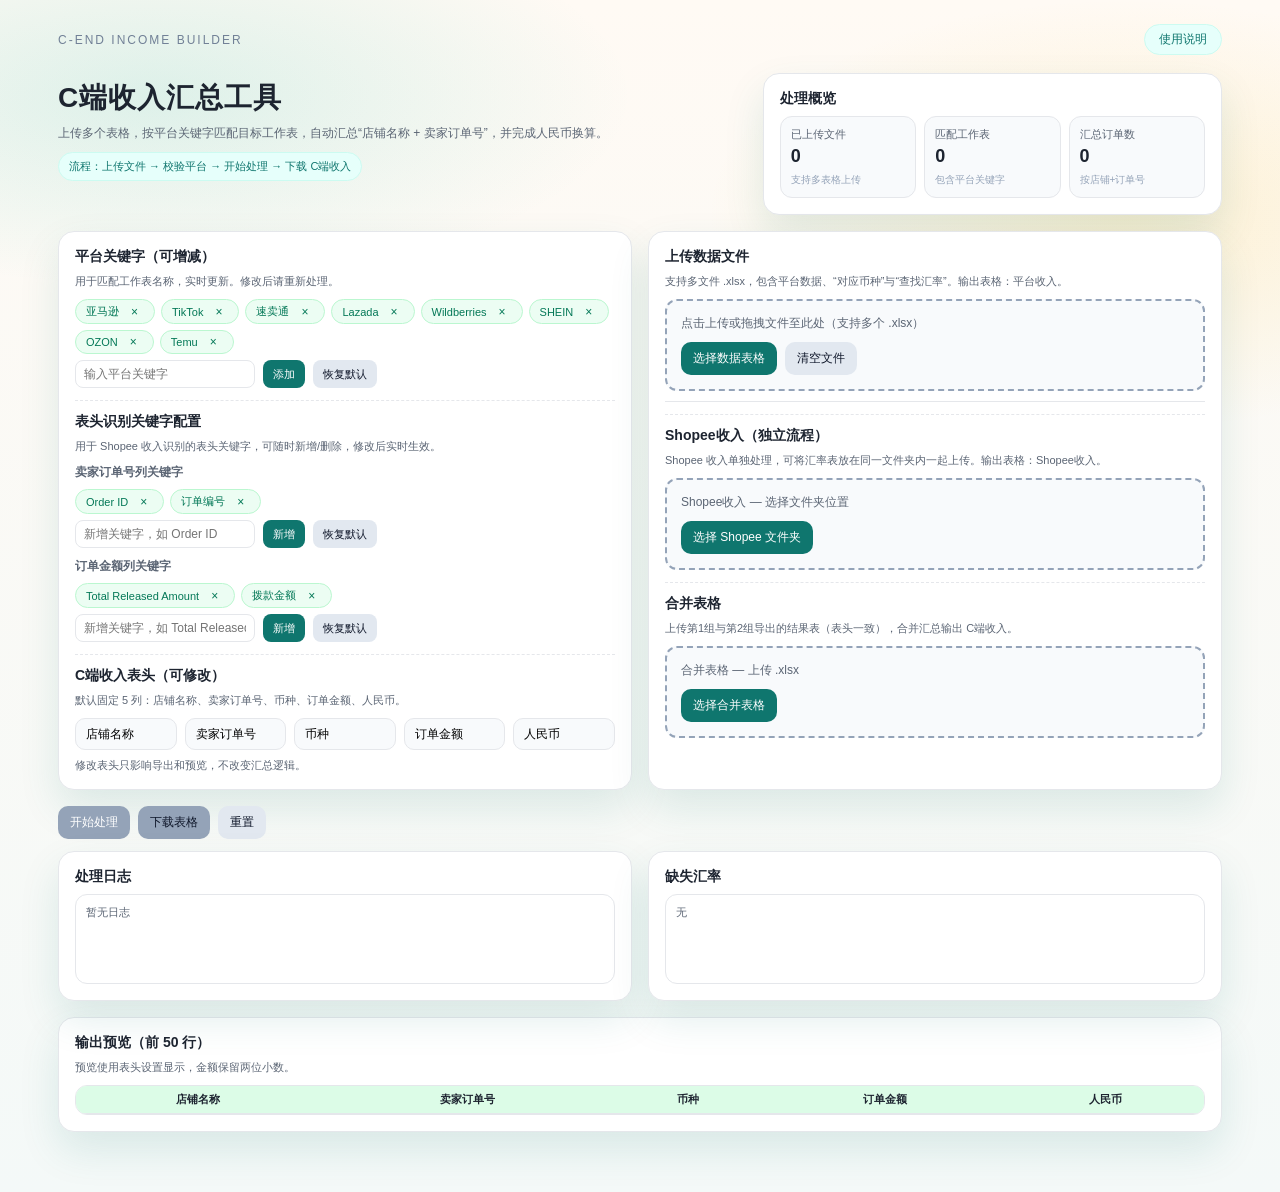
<file: tool2/index.html>
<!doctype html>
<html lang="en">
<head>
  <meta charset="utf-8" />
  <meta name="viewport" content="width=device-width, initial-scale=1" />
  <title>Redirecting...</title>
  <meta http-equiv="refresh" content="0; url=/INCOMEBUILDER/" />
  <script>
    window.location.replace('/INCOMEBUILDER/');
  </script>
</head>
<body>
  <p>Redirecting to <a href="/INCOMEBUILDER/">/INCOMEBUILDER/</a> ...</p>
</body>
</html>
</file>
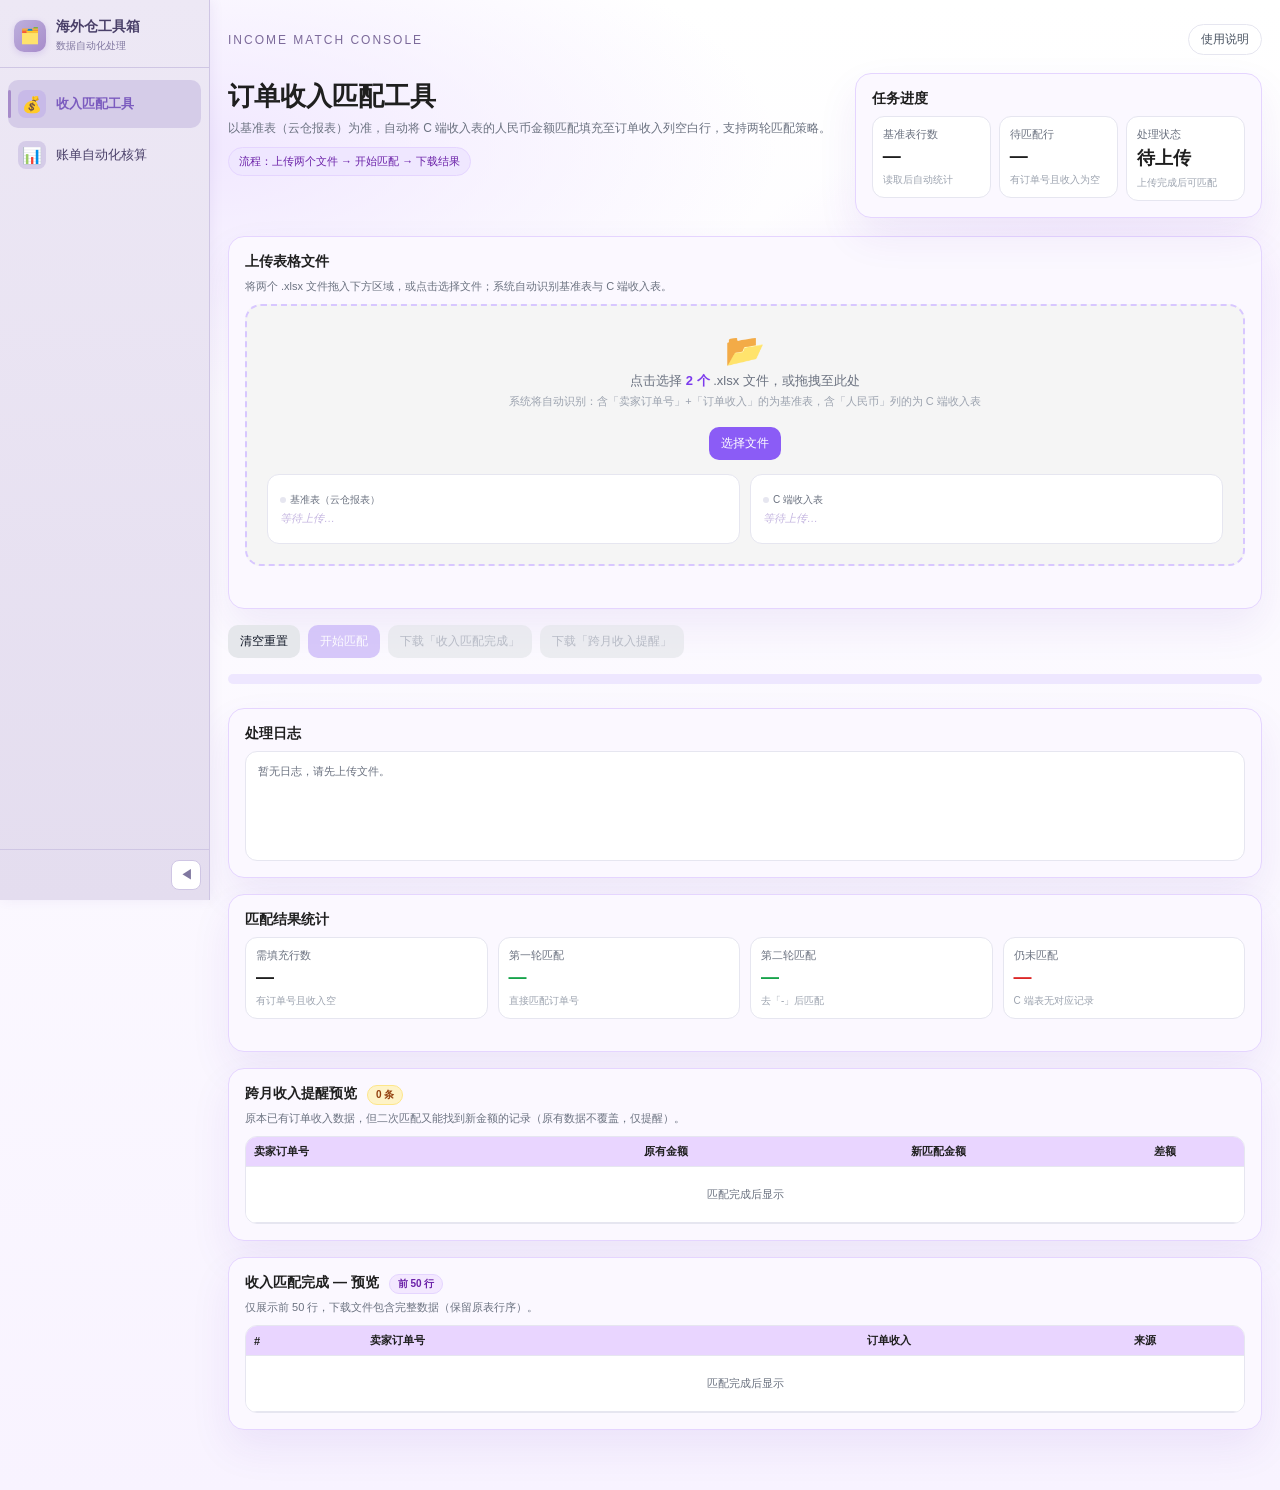
<file: tool3/index.html>
<!DOCTYPE html>
<html lang="zh-CN">
<head>
  <meta charset="UTF-8" />
  <meta name="viewport" content="width=device-width, initial-scale=1.0" />
  <title>海外仓工具箱</title>
  <style>
    :root {
      --purple: #E9D5FF;
      --purple-2: #EEDCFF;
      --deep: #8B5CF6;
      --deep-2: #7C3AED;
      --gray: #F5F5F5;
      --line: #E6E6F0;
      --text: #1F1F1F;
      --muted: #6B7280;
      --success: #16A34A;
      --danger: #DC2626;
      --warn: #D97706;
      --card: #FBF8FF;
      --shadow: 0 18px 40px rgba(91, 33, 182, 0.08);
      /* 侧边栏宽度变量，JS 控制展开/收起 */
      --sidebar-width: 210px;
      --sidebar-collapsed: 56px;
      /* 马卡龙灰紫色系 */
      --sb-bg: #EDE8F5;
      --sb-bg2: #E4DDEF;
      --sb-active-bg: #D5CCE8;
      --sb-border: #CFC6E4;
      --sb-text: #4A4069;
      --sb-text-muted: #8078A0;
      --sb-icon-bg: #D5CCE8;
      --sb-icon-active: #7C5CBF;
      --sb-accent: #A78BCA;
    }

    * { box-sizing: border-box; }
    body {
      margin: 0;
      font-family: "Microsoft YaHei", "微软雅黑", "PingFang SC", sans-serif;
      color: var(--text);
      background: radial-gradient(900px 380px at 15% 10%, #F1E8FF 0%, transparent 65%),
                  radial-gradient(600px 300px at 85% 20%, #F6ECFF 0%, transparent 60%),
                  linear-gradient(180deg, #FFFFFF 0%, #F8F3FF 100%);
      min-height: 100vh;
    }

    /* ── 侧边导航 ───────────────────────────────────── */
    .sidebar {
      position: fixed;
      left: 0;
      top: 0;
      width: var(--sidebar-width);
      height: 100vh;
      background: linear-gradient(180deg, var(--sb-bg) 0%, var(--sb-bg2) 100%);
      border-right: 1px solid var(--sb-border);
      box-shadow: 2px 0 12px rgba(90, 60, 160, 0.07);
      padding: 0;
      z-index: 100;
      display: flex;
      flex-direction: column;
      transition: width 0.25s cubic-bezier(.4,0,.2,1);
      overflow: hidden;
    }

    /* 收起状态 */
    .sidebar.collapsed {
      width: var(--sidebar-collapsed);
    }

    /* 顶部品牌区 */
    .sidebar-brand {
      padding: 18px 14px 14px;
      border-bottom: 1px solid var(--sb-border);
      margin-bottom: 8px;
      display: flex;
      align-items: center;
      gap: 10px;
      min-height: 68px;
      flex-shrink: 0;
    }

    .sidebar-brand-icon {
      width: 32px;
      height: 32px;
      min-width: 32px;
      border-radius: 10px;
      background: linear-gradient(135deg, #BDB0DD 0%, #A78BCA 100%);
      display: flex;
      align-items: center;
      justify-content: center;
      font-size: 16px;
      box-shadow: 0 2px 6px rgba(120,80,200,0.18);
    }

    .sidebar-brand-text {
      overflow: hidden;
      transition: opacity 0.2s, width 0.2s;
    }

    .sidebar.collapsed .sidebar-brand-text {
      opacity: 0;
      width: 0;
      pointer-events: none;
    }

    .sidebar-brand h2 {
      margin: 0;
      color: var(--sb-text);
      font-size: 14px;
      font-weight: 700;
      white-space: nowrap;
    }

    .sidebar-brand p {
      margin: 3px 0 0;
      color: var(--sb-text-muted);
      font-size: 10px;
      white-space: nowrap;
    }

    /* 导航列表 */
    .nav-list {
      flex: 1;
      padding: 4px 8px;
      overflow-y: auto;
    }

    .nav-item {
      padding: 10px 10px;
      color: var(--sb-text);
      font-size: 13px;
      cursor: pointer;
      transition: all 0.18s;
      display: flex;
      align-items: center;
      gap: 10px;
      border-radius: 10px;
      margin-bottom: 3px;
      white-space: nowrap;
      position: relative;
    }

    .nav-item:hover {
      background: var(--sb-active-bg);
      color: var(--sb-icon-active);
    }

    .nav-item.active {
      background: var(--sb-active-bg);
      color: var(--sb-icon-active);
      font-weight: 600;
    }

    .nav-item.active::before {
      content: '';
      position: absolute;
      left: 0;
      top: 20%;
      height: 60%;
      width: 3px;
      border-radius: 999px;
      background: var(--sb-accent);
    }

    .nav-icon {
      font-size: 16px;
      width: 28px;
      min-width: 28px;
      height: 28px;
      border-radius: 8px;
      background: var(--sb-icon-bg);
      display: flex;
      align-items: center;
      justify-content: center;
      transition: background 0.18s;
      flex-shrink: 0;
    }

    .nav-item.active .nav-icon,
    .nav-item:hover .nav-icon {
      background: #C8BAE8;
    }

    .nav-label {
      overflow: hidden;
      transition: opacity 0.2s, width 0.2s;
      opacity: 1;
    }

    .sidebar.collapsed .nav-label {
      opacity: 0;
      width: 0;
      pointer-events: none;
    }

    /* tooltip for collapsed mode */
    .sidebar.collapsed .nav-item:hover::after {
      content: attr(data-tooltip);
      position: absolute;
      left: calc(var(--sidebar-collapsed) + 6px);
      top: 50%;
      transform: translateY(-50%);
      background: #4A4069;
      color: white;
      padding: 5px 10px;
      border-radius: 7px;
      font-size: 12px;
      white-space: nowrap;
      pointer-events: none;
      z-index: 300;
      box-shadow: 0 4px 12px rgba(0,0,0,0.15);
    }

    /* 折叠按钮 */
    .sidebar-toggle {
      padding: 10px 8px;
      border-top: 1px solid var(--sb-border);
      display: flex;
      justify-content: flex-end;
      flex-shrink: 0;
    }

    .toggle-btn {
      width: 30px;
      height: 30px;
      border: 1px solid var(--sb-border);
      background: white;
      border-radius: 8px;
      cursor: pointer;
      display: flex;
      align-items: center;
      justify-content: center;
      color: var(--sb-text-muted);
      font-size: 13px;
      transition: all 0.18s;
      flex-shrink: 0;
    }

    .toggle-btn:hover {
      background: var(--sb-active-bg);
      color: var(--sb-icon-active);
      border-color: var(--sb-accent);
    }

    /* ── 主内容区 ───────────────────────────────────── */
    .main-content {
      margin-left: var(--sidebar-width);
      min-height: 100vh;
      transition: margin-left 0.25s cubic-bezier(.4,0,.2,1);
    }

    body.sidebar-collapsed .main-content {
      margin-left: var(--sidebar-collapsed);
    }

    .page-section {
      display: none;
      padding: 24px 18px 60px;
      max-width: 1180px;
      margin: 0 auto;
    }

    .page-section.active {
      display: block;
    }

    /* 通用样式 */
    .topbar {
      display: flex;
      justify-content: space-between;
      align-items: center;
      margin-bottom: 18px;
    }

    .brand {
      font-size: 12px;
      letter-spacing: 2px;
      color: #7C6A9A;
    }

    .help-btn {
      border: 1px solid var(--line);
      background: white;
      color: #4B5563;
      font-size: 12px;
      padding: 6px 12px;
      border-radius: 999px;
      cursor: pointer;
    }

    .hero {
      display: grid;
      grid-template-columns: 1.2fr 0.8fr;
      gap: 16px;
      align-items: stretch;
      margin-bottom: 18px;
    }

    .hero-left h1 {
      margin: 6px 0 6px;
      font-size: 26px;
      font-weight: 800;
    }

    .hero-left p {
      margin: 0 0 10px;
      font-size: 12px;
      color: var(--muted);
    }

    .steps {
      display: inline-flex;
      gap: 8px;
      flex-wrap: wrap;
      background: #EFE7FF;
      padding: 6px 10px;
      border-radius: 999px;
      font-size: 11px;
      color: #6B21A8;
      border: 1px solid #E5D5FF;
    }

    .card {
      background: var(--card);
      border: 1px solid #E5D5FF;
      border-radius: 16px;
      padding: 16px;
      box-shadow: var(--shadow);
    }

    .stat-card {
      display: grid;
      grid-template-columns: repeat(3, 1fr);
      gap: 8px;
      align-items: start;
    }

    .stat-item {
      background: white;
      border: 1px solid var(--line);
      border-radius: 12px;
      padding: 10px;
    }

    .stat-title { font-size: 11px; color: var(--muted); }
    .stat-value { font-size: 18px; font-weight: 800; margin-top: 4px; }
    .stat-note { font-size: 10px; color: #9CA3AF; margin-top: 6px; }
    .stat-value.success { color: var(--success); }
    .stat-value.warn { color: var(--warn); }
    .stat-value.danger { color: var(--danger); }

    .grid-2 {
      display: grid;
      grid-template-columns: 1fr 1fr;
      gap: 16px;
      margin-bottom: 16px;
    }

    .section-title {
      font-size: 14px;
      font-weight: 700;
      margin-bottom: 8px;
    }

    .section-desc {
      font-size: 11px;
      color: var(--muted);
      margin-bottom: 10px;
    }

    .chips {
      display: flex;
      gap: 6px;
      flex-wrap: wrap;
      margin-bottom: 8px;
    }

    .chip {
      font-size: 10px;
      padding: 4px 8px;
      border-radius: 999px;
      background: #EEE7FF;
      color: #6B21A8;
      border: 1px solid #E5D5FF;
    }

    .chip.green {
      background: #DCFCE7;
      color: #15803D;
      border-color: #BBF7D0;
    }

    .btn {
      background: var(--deep);
      color: white;
      border: none;
      padding: 8px 12px;
      border-radius: 10px;
      font-size: 12px;
      cursor: pointer;
      transition: background 0.15s;
    }

    .btn:hover { background: var(--deep-2); }

    .btn.secondary {
      background: #E5E7EB;
      color: #111827;
    }

    .btn.secondary:hover { background: #D1D5DB; }

    .btn.small {
      padding: 6px 10px;
      font-size: 11px;
      border-radius: 8px;
    }

    .btn.danger-btn {
      background: #FEE2E2;
      color: var(--danger);
    }

    .btn.danger-btn:hover { background: #FECACA; }

    .btn:disabled {
      background: #C7B3F8;
      cursor: not-allowed;
      opacity: 0.7;
    }

    .btn.secondary:disabled {
      background: #E5E7EB;
      color: #9CA3AF;
    }

    .action-row {
      display: flex;
      gap: 8px;
      flex-wrap: wrap;
      margin-bottom: 16px;
    }

    .progress-wrap {
      margin-top: 8px;
      background: #EEE7FF;
      border-radius: 999px;
      overflow: hidden;
      height: 10px;
    }

    .progress-bar {
      height: 10px;
      width: 0%;
      background: var(--deep);
      transition: width 0.3s ease;
      border-radius: 999px;
    }

    .status {
      font-size: 12px;
      margin-top: 6px;
      min-height: 18px;
    }

    .status.success { color: var(--success); }
    .status.error { color: var(--danger); }
    .status.warn { color: var(--warn); }

    .log-box {
      min-height: 110px;
      background: white;
      border: 1px solid var(--line);
      border-radius: 12px;
      padding: 10px 12px;
      font-size: 11px;
      color: var(--muted);
      line-height: 1.8;
      white-space: pre-wrap;
    }

    .table-preview {
      max-height: 260px;
      overflow: auto;
      border: 1px solid var(--line);
      border-radius: 12px;
      background: white;
    }

    table {
      width: 100%;
      border-collapse: collapse;
      font-size: 11px;
    }

    thead th {
      position: sticky;
      top: 0;
      background: var(--purple);
      text-align: center;
      font-weight: 700;
      border-bottom: 1px solid var(--line);
      padding: 7px 8px;
      white-space: nowrap;
    }

    tbody td {
      padding: 6px 8px;
      border-bottom: 1px solid var(--line);
    }

    tbody tr:nth-child(odd) { background: white; }
    tbody tr:nth-child(even) { background: var(--gray); }

    .td-right { text-align: right; }
    .td-center { text-align: center; }
    .td-mono { font-family: monospace; font-size: 10px; }

    .empty-row td {
      text-align: center;
      color: var(--muted);
      padding: 20px;
    }

    .badge {
      display: inline-block;
      font-size: 10px;
      padding: 2px 8px;
      border-radius: 999px;
      background: #F3E8FF;
      border: 1px solid #E5D5FF;
      color: #6B21A8;
      margin-left: 6px;
    }

    .badge.warn {
      background: #FEF3C7;
      border-color: #FDE68A;
      color: #92400E;
    }

    /* 模块1: 收入匹配工具 */
    .upload-zone { margin-bottom: 16px; }

    .upload-main-area {
      background: var(--gray);
      border: 2px dashed #D8C7FF;
      border-radius: 16px;
      padding: 28px 20px 20px;
      text-align: center;
      cursor: pointer;
      transition: border-color 0.2s, background 0.2s;
      position: relative;
    }

    .upload-main-area:hover, .upload-main-area.dragover {
      border-color: var(--deep-2);
      background: #F5EDFF;
    }

    .upload-main-area.all-ready {
      border-color: #86EFAC;
      background: #F0FDF4;
    }

    .upload-icon { font-size: 32px; margin-bottom: 6px; line-height: 1; }
    .upload-hint { font-size: 13px; color: var(--muted); margin-bottom: 4px; }
    .upload-hint b { color: var(--deep-2); }
    .upload-sub { font-size: 11px; color: #9CA3AF; margin-bottom: 14px; }

    .upload-file-slots {
      display: grid;
      grid-template-columns: 1fr 1fr;
      gap: 10px;
      margin-top: 14px;
    }

    .file-slot {
      background: white;
      border: 1px solid var(--line);
      border-radius: 12px;
      padding: 10px 12px;
      text-align: left;
      transition: border-color 0.2s, background 0.2s;
      min-height: 70px;
      display: flex;
      flex-direction: column;
      justify-content: center;
    }

    .file-slot.filled { border-color: #86EFAC; background: #F0FDF4; }
    .file-slot.error { border-color: #FCA5A5; background: #FEF2F2; }

    .slot-label {
      font-size: 10px;
      color: var(--muted);
      margin-bottom: 4px;
      display: flex;
      align-items: center;
      gap: 4px;
    }

    .slot-dot {
      width: 6px;
      height: 6px;
      border-radius: 50%;
      background: var(--line);
      display: inline-block;
    }

    .slot-dot.green { background: #22C55E; }
    .slot-dot.red { background: #EF4444; }

    .slot-filename {
      font-size: 11px;
      color: #374151;
      font-weight: 600;
      overflow: hidden;
      text-overflow: ellipsis;
      white-space: nowrap;
    }

    .slot-empty { font-size: 11px; color: #C4B5E0; font-style: italic; }

    .slot-remove {
      font-size: 10px;
      color: var(--danger);
      cursor: pointer;
      margin-top: 4px;
      display: inline-block;
    }

    .slot-tag { font-size: 10px; color: var(--success); margin-top: 2px; }

    .result-stats {
      display: grid;
      grid-template-columns: repeat(4, 1fr);
      gap: 10px;
      margin-bottom: 16px;
    }

    .remind-section { margin-bottom: 16px; }

    /* 模块2: 海外仓账单 */
    .keyword-inline {
      font-size: 10px;
      color: #5B21B6;
      background: #F4EDFF;
      border: 1px solid #E5D5FF;
      padding: 6px 8px;
      border-radius: 10px;
      margin-bottom: 8px;
    }

    .kw-list {
      display: flex;
      flex-wrap: wrap;
      gap: 6px;
      margin: 8px 0;
    }

    .kw-pill {
      display: inline-flex;
      align-items: center;
      gap: 6px;
      background: #EEE7FF;
      color: #5B21B6;
      border: 1px solid #E5D5FF;
      border-radius: 999px;
      padding: 4px 8px;
      font-size: 11px;
    }

    .kw-pill button {
      border: none;
      background: transparent;
      color: #9333EA;
      cursor: pointer;
      font-size: 12px;
      line-height: 1;
    }

    .kw-actions {
      display: flex;
      gap: 6px;
      flex-wrap: wrap;
      margin-top: 8px;
    }

    .kw-input {
      border: 1px solid var(--line);
      border-radius: 8px;
      padding: 6px 8px;
      font-size: 12px;
      min-width: 180px;
    }

    .upload-area {
      background: var(--gray);
      border: 2px dashed #D8C7FF;
      border-radius: 12px;
      padding: 14px;
      font-size: 12px;
      color: var(--muted);
    }

    .upload-area.dragover {
      border-color: var(--deep-2);
      color: var(--deep-2);
      background: #F5EDFF;
    }

    .upload-actions { margin-top: 10px; display: flex; gap: 8px; flex-wrap: wrap; }

    .file-list { margin-top: 10px; border-top: 1px solid var(--line); }

    .file-item {
      display: flex;
      align-items: center;
      gap: 8px;
      padding: 8px 0;
      font-size: 11px;
      border-bottom: 1px dashed var(--line);
    }

    .file-item .fname {
      flex: 1;
      color: #374151;
      overflow: hidden;
      text-overflow: ellipsis;
      white-space: nowrap;
    }

    .file-item .ftag {
      background: #F0ECFF;
      border-radius: 6px;
      padding: 2px 6px;
      font-size: 10px;
      white-space: nowrap;
    }

    .file-item .ftag.green { background: #DCFCE7; color: #15803D; }
    .file-item .fremove { color: var(--danger); cursor: pointer; font-size: 11px; white-space: nowrap; }

    .grid-logs {
      display: grid;
      grid-template-columns: 1fr;
      gap: 16px;
      margin-bottom: 16px;
    }

    .missing-grid {
      display: grid;
      grid-template-columns: repeat(3, minmax(0, 1fr));
      gap: 12px;
      margin-bottom: 16px;
    }

    .missing-block {
      border: 1px solid var(--line);
      border-radius: 12px;
      background: white;
      padding: 10px;
    }

    .missing-title {
      display: flex;
      align-items: center;
      justify-content: space-between;
      margin-bottom: 8px;
      font-size: 12px;
      font-weight: 700;
      color: #5B21B6;
    }

    .missing-count {
      font-size: 11px;
      background: #F3E8FF;
      border: 1px solid #E5D5FF;
      padding: 2px 8px;
      border-radius: 999px;
      color: #6B21A8;
    }

    .detail-table {
      width: 100%;
      border-collapse: collapse;
      font-size: 10px;
    }

    .detail-table th {
      text-align: center;
      background: #EFE7FF;
      padding: 6px;
      border-bottom: 1px solid var(--line);
    }

    .detail-table td {
      padding: 6px;
      border-bottom: 1px solid var(--line);
      text-align: center;
    }

    .align-right { text-align: right; }
    .align-left { text-align: left; }

    /* Modal */
    .modal {
      position: fixed;
      inset: 0;
      background: rgba(0,0,0,0.4);
      display: none;
      align-items: center;
      justify-content: center;
      z-index: 200;
    }

    .modal.open { display: flex; }

    .modal-card {
      width: min(720px, 92vw);
      background: white;
      border-radius: 16px;
      padding: 20px;
      border: 1px solid var(--line);
      box-shadow: 0 24px 48px rgba(0,0,0,0.12);
    }

    .modal-card h3 { margin: 0 0 10px; font-size: 15px; }
    .modal-card p { margin: 6px 0; font-size: 12px; color: #374151; line-height: 1.7; }
    .modal-card .step-row {
      display: flex;
      align-items: flex-start;
      gap: 8px;
      margin: 8px 0;
      font-size: 12px;
    }
    .modal-card .step-num {
      background: var(--deep);
      color: white;
      border-radius: 999px;
      width: 18px;
      height: 18px;
      min-width: 18px;
      display: flex;
      align-items: center;
      justify-content: center;
      font-size: 10px;
      font-weight: 700;
      margin-top: 1px;
    }

    @media (max-width: 900px) {
      .sidebar { width: var(--sidebar-collapsed) !important; }
      .sidebar-brand-text, .nav-label { opacity: 0; width: 0; pointer-events: none; }
      .main-content { margin-left: var(--sidebar-collapsed) !important; }
      .hero { grid-template-columns: 1fr; }
      .grid-2 { grid-template-columns: 1fr; }
      .result-stats { grid-template-columns: repeat(2, 1fr); }
      .missing-grid { grid-template-columns: 1fr; }
    }

    @media (max-width: 600px) {
      .result-stats { grid-template-columns: 1fr 1fr; }
      .action-row .btn { flex: 1; }
      .upload-file-slots { grid-template-columns: 1fr; }
    }
  </style>
</head>
<body>
  <!-- 侧边导航 -->
  <nav class="sidebar" id="sidebar">
    <div class="sidebar-brand">
      <div class="sidebar-brand-icon">🗂️</div>
      <div class="sidebar-brand-text">
        <h2>海外仓工具箱</h2>
        <p>数据自动化处理</p>
      </div>
    </div>
    <div class="nav-list">
      <div class="nav-item active" data-page="match" data-tooltip="收入匹配工具">
        <span class="nav-icon">💰</span>
        <span class="nav-label">收入匹配工具</span>
      </div>
      <div class="nav-item" data-page="billing" data-tooltip="账单自动化核算">
        <span class="nav-icon">📊</span>
        <span class="nav-label">账单自动化核算</span>
      </div>
    </div>
    <div class="sidebar-toggle">
      <button class="toggle-btn" id="sidebarToggle" title="收起/展开侧边栏">
        <span id="toggleIcon">◀</span>
      </button>
    </div>
  </nav>

  <!-- 主内容区 -->
  <main class="main-content">
    <!-- 模块1: 收入匹配工具 -->
    <section class="page-section active" id="page-match">
      <div class="topbar">
        <div class="brand">INCOME MATCH CONSOLE</div>
        <button class="help-btn" id="helpBtnMatch">使用说明</button>
      </div>

      <div class="hero">
        <div class="hero-left">
          <h1>订单收入匹配工具</h1>
          <p>以基准表（云仓报表）为准，自动将 C 端收入表的人民币金额匹配填充至订单收入列空白行，支持两轮匹配策略。</p>
          <div class="steps">流程：上传两个文件 → 开始匹配 → 下载结果</div>
        </div>
        <div class="card">
          <div class="section-title">任务进度</div>
          <div class="stat-card">
            <div class="stat-item">
              <div class="stat-title">基准表行数</div>
              <div class="stat-value" id="statTotal">—</div>
              <div class="stat-note">读取后自动统计</div>
            </div>
            <div class="stat-item">
              <div class="stat-title">待匹配行</div>
              <div class="stat-value" id="statNeed">—</div>
              <div class="stat-note">有订单号且收入为空</div>
            </div>
            <div class="stat-item">
              <div class="stat-title">处理状态</div>
              <div class="stat-value" id="statStatus">待上传</div>
              <div class="stat-note">上传完成后可匹配</div>
            </div>
          </div>
        </div>
      </div>

      <div class="card upload-zone">
        <div class="section-title">上传表格文件</div>
        <div class="section-desc">将两个 .xlsx 文件拖入下方区域，或点击选择文件；系统自动识别基准表与 C 端收入表。</div>
        <input type="file" id="multiFileInput" accept=".xlsx" multiple style="display:none" />
        <div class="upload-main-area" id="uploadMainArea">
          <div class="upload-icon">📂</div>
          <div class="upload-hint">点击选择 <b>2 个</b> .xlsx 文件，或拖拽至此处</div>
          <div class="upload-sub">系统将自动识别：含「卖家订单号」+「订单收入」的为基准表，含「人民币」列的为 C 端收入表</div>
          <button class="btn" id="chooseFilesBtn" style="margin-top:4px;">选择文件</button>
          <div class="upload-file-slots">
            <div class="file-slot" id="slotBase">
              <div class="slot-label"><span class="slot-dot" id="dotBase"></span> 基准表（云仓报表）</div>
              <div class="slot-empty" id="slotBaseEmpty">等待上传…</div>
              <div class="slot-filename" id="slotBaseName" style="display:none"></div>
              <div class="slot-tag" id="slotBaseTag" style="display:none">✓ 已识别</div>
              <span class="slot-remove" id="slotBaseRemove" style="display:none">删除</span>
            </div>
            <div class="file-slot" id="slotIncome">
              <div class="slot-label"><span class="slot-dot" id="dotIncome"></span> C 端收入表</div>
              <div class="slot-empty" id="slotIncomeEmpty">等待上传…</div>
              <div class="slot-filename" id="slotIncomeName" style="display:none"></div>
              <div class="slot-tag" id="slotIncomeTag" style="display:none">✓ 已识别</div>
              <span class="slot-remove" id="slotIncomeRemove" style="display:none">删除</span>
            </div>
          </div>
        </div>
        <div class="status" id="uploadStatus" style="margin-top:8px;"></div>
        <div id="sheetSelectWrap" style="display:none; margin-top:10px;">
          <div style="font-size:11px; color:var(--muted); margin-bottom:4px;">基准表包含多个工作表，请选择含订单数据的工作表：</div>
          <select id="sheetSelect" style="border:1px solid var(--line); border-radius:8px; padding:6px 10px; font-size:12px; width:100%; background:white;"></select>
        </div>
      </div>

      <div class="action-row">
        <button class="btn secondary" id="resetAllBtn">清空重置</button>
        <button class="btn" id="matchBtn" disabled>开始匹配</button>
        <button class="btn secondary" id="downloadMainBtn" disabled>下载「收入匹配完成」</button>
        <button class="btn secondary" id="downloadRemindBtn" disabled>下载「跨月收入提醒」</button>
      </div>
      <div class="progress-wrap"><div class="progress-bar" id="progressBar"></div></div>
      <div class="status" id="processStatus"></div>

      <div class="card" style="margin-bottom:16px;">
        <div class="section-title">处理日志</div>
        <div class="log-box" id="logBox">暂无日志，请先上传文件。</div>
      </div>

      <div class="card" style="margin-bottom:16px;" id="resultCard">
        <div class="section-title">匹配结果统计</div>
        <div class="result-stats" id="resultStats">
          <div class="stat-item">
            <div class="stat-title">需填充行数</div>
            <div class="stat-value" id="rNeed">—</div>
            <div class="stat-note">有订单号且收入空</div>
          </div>
          <div class="stat-item">
            <div class="stat-title">第一轮匹配</div>
            <div class="stat-value success" id="rRound1">—</div>
            <div class="stat-note">直接匹配订单号</div>
          </div>
          <div class="stat-item">
            <div class="stat-title">第二轮匹配</div>
            <div class="stat-value success" id="rRound2">—</div>
            <div class="stat-note">去「-」后匹配</div>
          </div>
          <div class="stat-item">
            <div class="stat-title">仍未匹配</div>
            <div class="stat-value danger" id="rUnmatched">—</div>
            <div class="stat-note">C 端表无对应记录</div>
          </div>
        </div>
      </div>

      <div class="card remind-section" id="remindCard">
        <div style="display:flex; align-items:center; justify-content:space-between; margin-bottom:6px;">
          <div class="section-title" style="margin-bottom:0;">
            跨月收入提醒预览
            <span class="badge warn" id="remindCount">0 条</span>
          </div>
        </div>
        <div class="section-desc">原本已有订单收入数据，但二次匹配又能找到新金额的记录（原有数据不覆盖，仅提醒）。</div>
        <div class="table-preview">
          <table>
            <thead>
              <tr>
                <th style="text-align:left;">卖家订单号</th>
                <th>原有金额</th>
                <th>新匹配金额</th>
                <th>差额</th>
              </tr>
            </thead>
            <tbody id="remindBody">
              <tr class="empty-row"><td colspan="4">匹配完成后显示</td></tr>
            </tbody>
          </table>
        </div>
      </div>

      <div class="card">
        <div style="display:flex; align-items:center; justify-content:space-between; margin-bottom:6px;">
          <div class="section-title" style="margin-bottom:0;">
            收入匹配完成 — 预览
            <span class="badge" id="previewCount">前 50 行</span>
          </div>
        </div>
        <div class="section-desc">仅展示前 50 行，下载文件包含完整数据（保留原表行序）。</div>
        <div class="table-preview">
          <table>
            <thead>
              <tr>
                <th style="text-align:left;">#</th>
                <th style="text-align:left;">卖家订单号</th>
                <th>订单收入</th>
                <th>来源</th>
              </tr>
            </thead>
            <tbody id="previewBody">
              <tr class="empty-row"><td colspan="4">匹配完成后显示</td></tr>
            </tbody>
          </table>
        </div>
      </div>
    </section>

    <!-- 模块2: 海外仓账单自动化 -->
    <section class="page-section" id="page-billing">
      <div class="topbar">
        <div class="brand">AUTO UPLOAD CONSOLE</div>
        <button class="help-btn" id="helpBtnBilling">帮助中心</button>
      </div>

      <div class="hero">
        <div class="hero-left">
          <h1>海外仓账单自动化上传与核算</h1>
          <p>按既定规则完成费用换算、收入匹配与利润计算。支持多文件上传，可查验计算明细。</p>
          <div class="steps">流程：上传模板 → 上传数据 → 开始计算 → 下载结果</div>
        </div>
        <div class="card">
          <div class="section-title">今日任务进度</div>
          <div class="stat-card">
            <div class="stat-item">
              <div class="stat-title">已读取文件</div>
              <div class="stat-value" id="statFiles">0</div>
              <div class="stat-note">包含模板与数据</div>
            </div>
            <div class="stat-item">
              <div class="stat-title">预计订单数</div>
              <div class="stat-value" id="statOrders">0</div>
              <div class="stat-note">上传后自动估算</div>
            </div>
            <div class="stat-item">
              <div class="stat-title">处理状态</div>
              <div class="stat-value" id="statStatus2">待上传</div>
              <div class="stat-note">上传完成后可计算</div>
            </div>
          </div>
        </div>
      </div>

      <div class="grid-2">
        <div class="card">
          <div class="section-title">模板表格上传</div>
          <div class="section-desc">仅需上传 1 个统一模板文件（.xlsx）。</div>
          <div class="upload-area" id="templateDrop">
            点击上传或拖拽文件至此处（仅支持 .xlsx，单文件）
            <div class="upload-actions">
              <input type="file" id="templateInput" accept=".xlsx" style="display:none" />
              <button class="btn" id="templateBtn">选择模板文件</button>
              <button class="btn secondary" id="templateReset" disabled>重新上传</button>
            </div>
          </div>
          <div class="status" id="templateStatus"></div>
          <div class="file-list" id="templateList"></div>
        </div>

        <div class="card">
          <div style="display:flex; justify-content:space-between; align-items:center; gap:8px;">
            <div class="section-title" style="margin-bottom:0;">数据文件上传</div>
            <div style="display:flex; gap:6px;">
              <button class="btn secondary small" id="keywordBtn">编辑关键字</button>
              <button class="btn secondary small" id="clearCacheBtn">清空缓存</button>
            </div>
          </div>
          <div class="section-desc">支持多文件：账单信息、订单信息、支出情况、收入情况。</div>
          <div class="chips">
            <div class="chip">账单信息</div>
            <div class="chip">订单信息</div>
            <div class="chip">支出情况</div>
            <div class="chip">收入情况</div>
          </div>
          <div class="keyword-inline" id="keywordInline"></div>
          <div class="upload-area" id="dataDrop">
            点击上传或拖拽文件至此处（支持多个 .xlsx）
            <div class="upload-actions">
              <input type="file" id="dataInput" accept=".xlsx" multiple style="display:none" />
              <button class="btn" id="dataBtn">选择数据源表格</button>
            </div>
          </div>
          <div class="status" id="dataStatus"></div>
          <div class="file-list" id="dataList"></div>
        </div>
      </div>

      <div class="action-row">
        <button class="btn secondary" id="newTaskBtn">新建任务</button>
        <button class="btn" id="processBtn" disabled>开始计算</button>
        <button class="btn secondary" id="downloadBtn" disabled>下载表格</button>
      </div>
      <div class="progress-wrap"><div class="progress-bar" id="progressBar2"></div></div>
      <div class="status" id="processStatus2"></div>

      <div class="grid-logs">
        <div class="card">
          <div class="section-title">计算日志</div>
          <div class="log-box" id="logBox2">暂无日志</div>
        </div>
      </div>

      <div class="card">
        <div class="section-title">未匹配清单</div>
        <div class="section-desc">仅展示前 200 条，下载结果包含完整数据。</div>
        <div class="missing-grid">
          <div class="missing-block">
            <div class="missing-title">
              <span>SKU 成本缺失</span>
              <span class="missing-count" id="missSkuCount">0</span>
            </div>
            <table class="detail-table">
              <thead><tr><th>订单编号</th><th>缺失 SKU</th></tr></thead>
              <tbody id="missingSkuBody"></tbody>
            </table>
          </div>
          <div class="missing-block">
            <div class="missing-title">
              <span>报价档位缺失</span>
              <span class="missing-count" id="missQuoteCount">0</span>
            </div>
            <table class="detail-table">
              <thead><tr><th>订单编号</th><th>国家</th><th>数量</th><th>收件方式</th><th>档位</th><th>原因</th></tr></thead>
              <tbody id="missingQuoteBody"></tbody>
            </table>
          </div>
          <div class="missing-block">
            <div class="missing-title">
              <span>缺少汇率</span>
              <span class="missing-count" id="missRateCount">0</span>
            </div>
            <table class="detail-table">
              <thead><tr><th>期间</th><th>币种</th><th>场景</th></tr></thead>
              <tbody id="missingRateBody"></tbody>
            </table>
          </div>
        </div>
      </div>

      <div class="card">
        <div class="section-title">输出结果预览</div>
        <div class="section-desc">金额字段统一数值形式，保留两位小数。</div>
        <div class="table-preview">
          <table>
            <thead>
              <tr>
                <th>订单编号</th>
                <th>国家</th>
                <th>期间</th>
                <th>订单收入</th>
                <th>订单支出</th>
                <th>毛利</th>
                <th>盈亏</th>
              </tr>
            </thead>
            <tbody id="previewBody2">
              <tr>
                <td class="align-left">OP2602281513655</td>
                <td class="align-left">泰国</td>
                <td class="align-left">202602</td>
                <td class="align-right">10.50</td>
                <td class="align-right">8.30</td>
                <td class="align-right">2.20</td>
                <td class="align-left">盈</td>
              </tr>
            </tbody>
          </table>
        </div>
      </div>
    </section>
  </main>

  <!-- 帮助 Modal - 收入匹配 -->
  <div class="modal" id="helpModalMatch">
    <div class="modal-card">
      <h3>使用说明</h3>
      <div class="step-row">
        <div class="step-num">1</div>
        <div>将<b>基准表</b>（云仓报表）和 <b>C 端收入表</b> 一起拖入上传区，或点击「选择文件」同时选中两个 .xlsx 文件。<br>系统自动识别：含「卖家订单号」+「订单收入」的为基准表，含「人民币」列的为 C 端收入表。</div>
      </div>
      <div class="step-row">
        <div class="step-num">2</div>
        <div>确认两个文件槽均显示绿色「已识别」后，若基准表有多个工作表，选择包含订单数据的那个。</div>
      </div>
      <div class="step-row">
        <div class="step-num">3</div>
        <div>点击「<b>开始匹配</b>」，系统自动执行两轮匹配：<br>&nbsp;&nbsp;• 第一轮：直接用卖家订单号匹配<br>&nbsp;&nbsp;• 第二轮：将 C 端收入表订单号去除「-」后再匹配</div>
      </div>
      <div class="step-row">
        <div class="step-num">4</div>
        <div>分别下载「<b>收入匹配完成</b>」（仅卖家订单号+订单收入两列，完整行序）和「<b>跨月收入提醒</b>」（已有收入但新匹配到不同金额的记录）。</div>
      </div>
      <p style="margin-top:12px; color:var(--muted); font-size:11px;">注意：需将 <code>xlsx.full.min.js</code> 与本文件放在同一目录下。</p>
      <div style="text-align:right; margin-top:14px;"><button class="btn" id="closeHelpMatch">关闭</button></div>
    </div>
  </div>

  <!-- 帮助 Modal - 账单核算 -->
  <div class="modal" id="helpModalBilling">
    <div class="modal-card">
      <h3>操作指南</h3>
      <p>1. 上传统一模板（仅 .xlsx，单文件）。</p>
      <p>2. 上传数据源表格（账单信息、订单信息、支出情况、收入情况等，可多次上传）。</p>
      <p>3. 点击"开始计算"，等待进度完成后下载表格。</p>
      <div style="text-align:right; margin-top:10px;"><button class="btn" id="closeHelpBilling">关闭</button></div>
    </div>
  </div>

  <!-- 关键字 Modal -->
  <div class="modal" id="keywordModal">
    <div class="modal-card">
      <h3>客户经理关键字</h3>
      <p>用于判断是否走 C 端收入逻辑，可随时增减。</p>
      <div class="kw-list" id="keywordList"></div>
      <div class="kw-actions">
        <input class="kw-input" id="keywordInput" placeholder="输入关键字，回车或点击添加" />
        <button class="btn small" id="keywordAddBtn">添加</button>
        <button class="btn secondary small" id="keywordResetBtn">恢复默认</button>
      </div>
      <div style="text-align:right; margin-top:10px;"><button class="btn" id="keywordCloseBtn">关闭</button></div>
    </div>
  </div>

  <script src="xlsx.full.min.js"></script>
  <script src="app.js"></script>
</body>
</html>
</file>
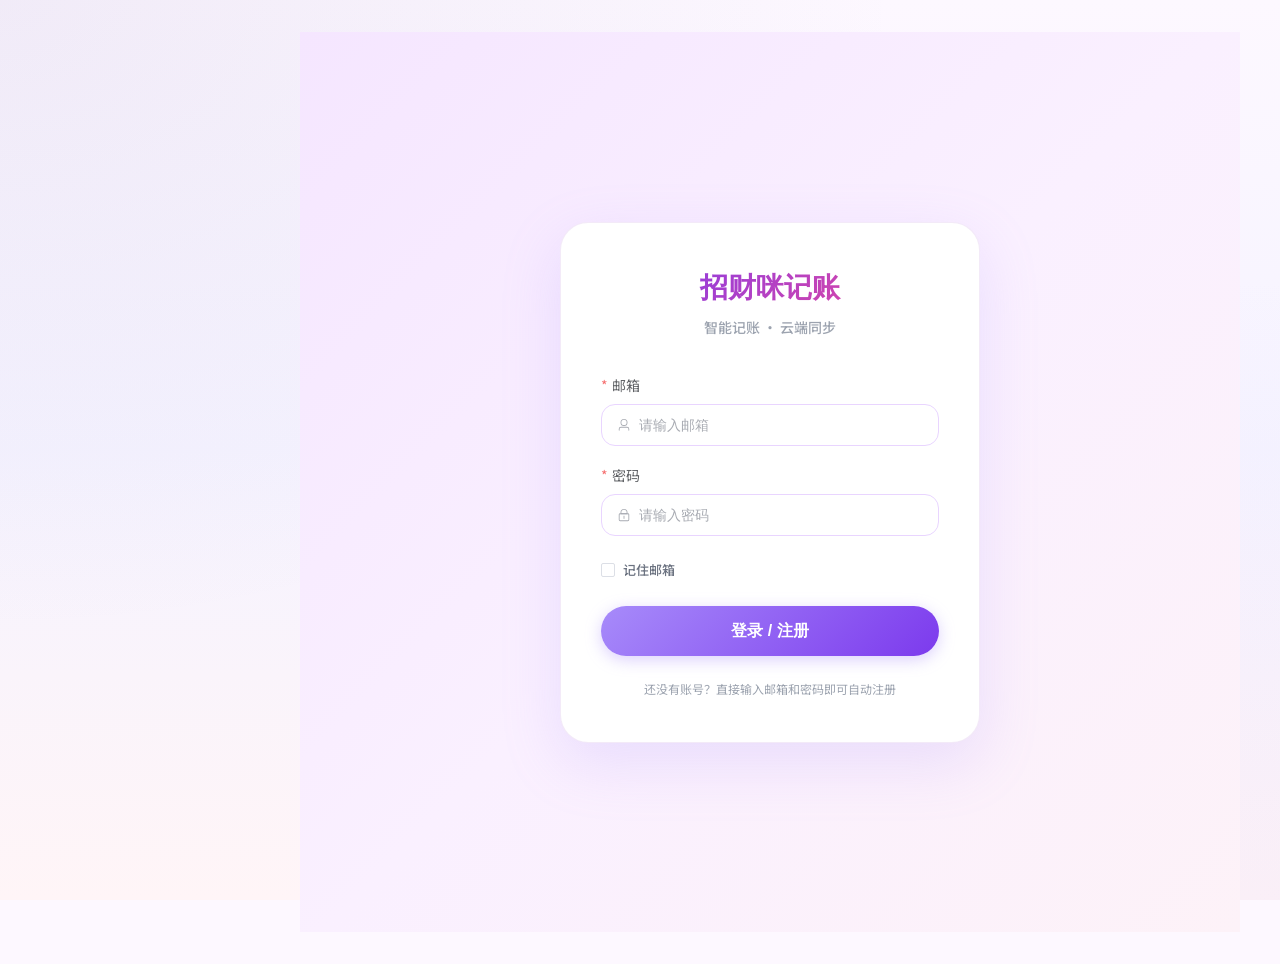
<file: zhaocaimi-web/index.html>
<!DOCTYPE html>
<html lang="zh-CN">
  <head>
    <meta charset="UTF-8" />
    <meta name="viewport" content="width=device-width, initial-scale=1.0" />
    <title>招财咪记账</title>
    <script type="module" crossorigin src="/zhaocaimi-web/assets/index-BsHmVQ9I.js"></script>
    <link rel="stylesheet" crossorigin href="/zhaocaimi-web/assets/index-BUNjidO4.css">
  </head>
  <body>
    <div id="app"></div>
  </body>
</html>
</file>
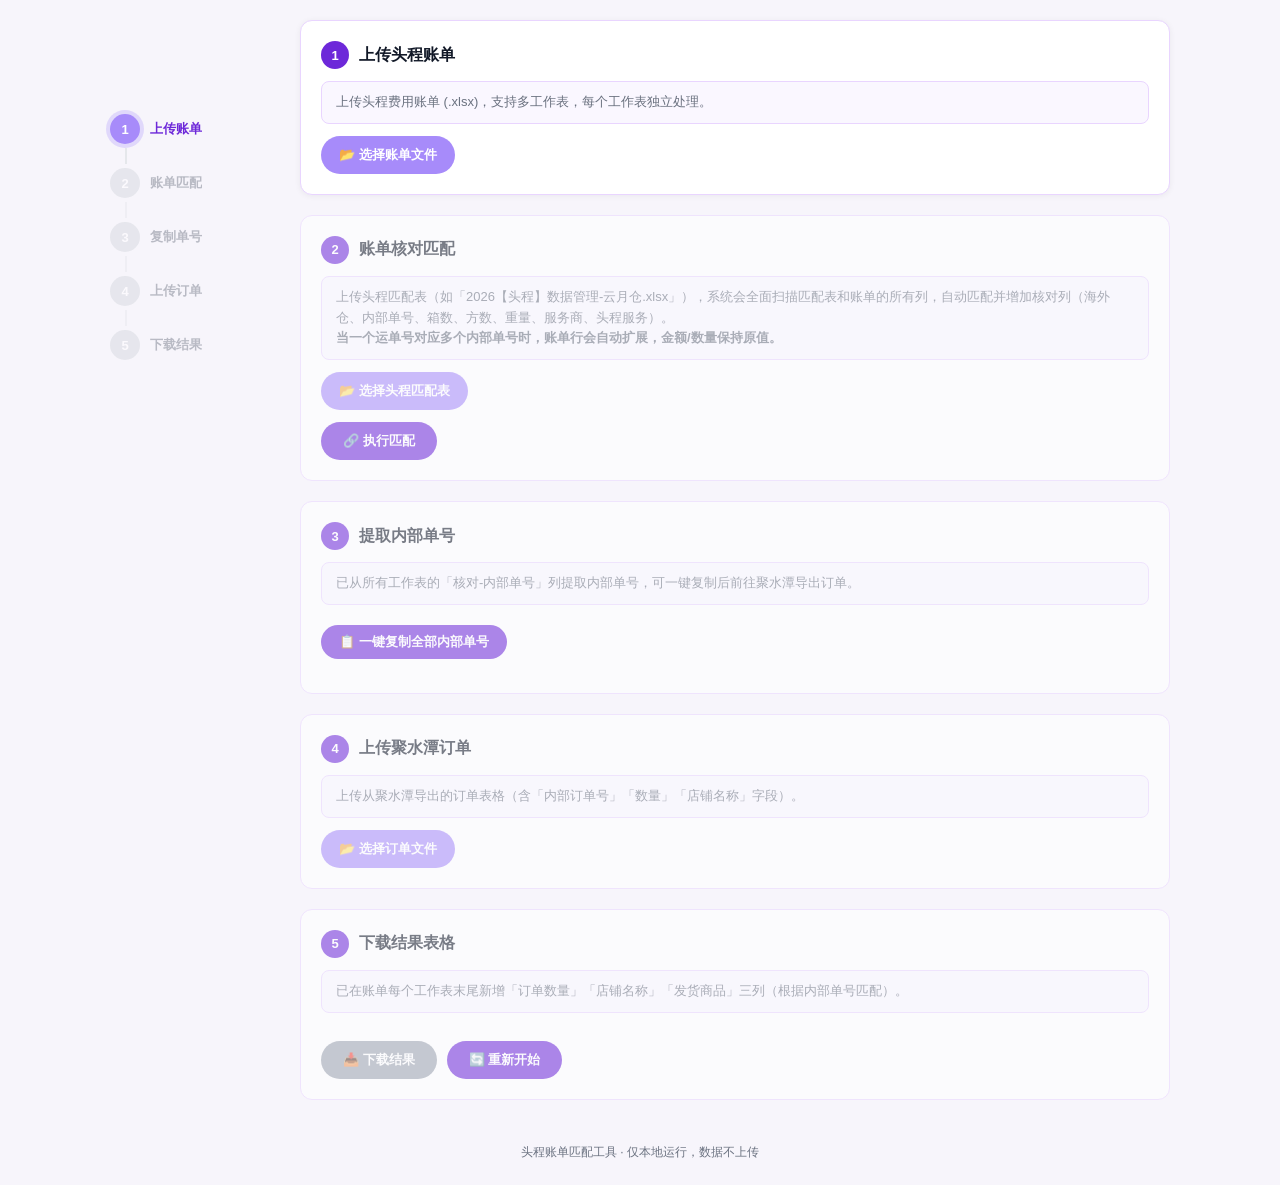
<file: Inbound/头程账单匹配工具.html>
<!DOCTYPE html>
<html lang="zh-CN">
<head>
<meta charset="UTF-8">
<meta name="viewport" content="width=device-width, initial-scale=1.0">
<title>头程账单匹配工具</title>
<style>
  :root {
    --primary: #A78BFA;
    --primary-dark: #6D28D9;
    --bg: #F7F5FB;
    --card: #FFFFFF;
    --border: #E9D5FF;
    --text: #111827;
    --text-muted: #6B7280;
    --success: #22C55E;
    --danger: #F43F5E;
    --warning: #F59E0B;
    --shadow-sm: 0 1px 6px rgba(15,23,42,0.06);
    --shadow-md: 0 10px 24px rgba(15,23,42,0.10);
    --radius: 12px;
    --content-max: 1100px;
  }
  * { box-sizing: border-box; margin: 0; padding: 0; }
  body {
    font-family: 'Microsoft YaHei','PingFang SC','Arial',sans-serif;
    background: var(--bg);
    color: var(--text);
    min-height: 100vh;
  }

  /* ── Header ── */
  .app-header {
    background: linear-gradient(135deg,#F5F3FF,#EDE9FE);
    padding: 18px 24px;
    box-shadow: 0 4px 18px rgba(109,40,217,0.10);
    position: sticky; top: 0; z-index: 100;
  }
  .header-inner {
    max-width: var(--content-max);
    margin: 0 auto;
    display: flex; align-items: center; justify-content: space-between; gap: 12px;
  }
  .brand { display: flex; align-items: flex-start; gap: 10px; }
  .brand-badge {
    width: 32px; height: 32px; border-radius: 10px;
    background: rgba(109,40,217,0.12);
    display: flex; align-items: center; justify-content: center;
    font-size: 15px; flex-shrink: 0;
  }
  .title-en { font-size: 11px; letter-spacing: .2em; font-weight: 800; color: #6D28D9; text-transform: uppercase; }
  .app-header h1 { font-size: 22px; font-weight: 900; color: var(--text); margin-top: 2px; }
  .header-actions { display: flex; align-items: center; gap: 10px; }

  /* ── Main container ── */
  .container {
    max-width: var(--content-max);
    margin: 24px auto;
    padding: 0 20px;
  }

  /* ── Step layout ── */
  .step-layout { display: flex; gap: 0; max-width: var(--content-max); margin: 0 auto; padding: 0; }
  .step-sidebar {
    width: 190px; flex-shrink: 0;
    padding: 16px 0 20px 20px;
    display: flex; flex-direction: column; gap: 0;
    position: sticky; top: 86px; align-self: flex-start;
  }
  .sidebar-step {
    display: flex; align-items: center; gap: 10px;
    padding: 12px 0;
    font-size: 13px; font-weight: 700;
    color: var(--text-muted);
    cursor: default;
    position: relative;
  }
  .sidebar-step::after {
    content: ''; position: absolute; left: 15px; bottom: -8px;
    width: 2px; height: 16px; background: #E5E7EB;
  }
  .sidebar-step.done::after { background: var(--success); }
  .sidebar-step:last-child::after { display: none; }
  .sidebar-step.future { opacity: .45; }
  .sidebar-step.active { color: var(--primary-dark); }
  .sidebar-step.done { color: var(--success); }
  .sidebar-step .step-label {
    white-space: nowrap;
    overflow: hidden;
    text-overflow: ellipsis;
  }
  .sidebar-step .step-n {
    width: 30px; height: 30px; border-radius: 50%;
    display: flex; align-items: center; justify-content: center;
    font-size: 13px; font-weight: 800; flex-shrink: 0;
    background: #D1D5DB; color: #fff;
  }
  .sidebar-step.active .step-n { background: var(--primary); color: #fff; box-shadow: 0 0 0 4px rgba(167,139,250,.28); }
  .sidebar-step.done .step-n { background: var(--success); color: #fff; }

  /* ── Step section ── */
  .step-section {
    background: var(--card);
    border: 1.5px solid var(--border);
    border-radius: var(--radius);
    padding: 20px;
    margin: 20px;
    transition: all .2s;
  }
  .step-section.future { opacity: .55; pointer-events: none; }
  .step-section.current { opacity: 1; pointer-events: auto; box-shadow: var(--shadow-sm); }
  .step-hd {
    display: flex; align-items: center; gap: 10px; margin-bottom: 12px;
  }
  .step-hd .step-n {
    width: 28px; height: 28px; border-radius: 50%;
    background: var(--primary-dark); color: #fff;
    display: flex; align-items: center; justify-content: center;
    font-size: 13px; font-weight: 800; flex-shrink: 0;
  }
  .step-title { font-size: 16px; font-weight: 900; }
  .step-badge {
    background: var(--success); color: #fff;
    font-size: 11px; font-weight: 800;
    padding: 2px 8px; border-radius: 99px;
    margin-left: auto;
  }

  /* ── Form elements ── */
  .hint-box {
    font-size: 13px; color: var(--text-muted);
    background: #FAF7FF; border: 1px solid var(--border);
    border-radius: 8px; padding: 10px 14px; line-height: 1.6;
  }
  .upload-btn {
    display: inline-flex; align-items: center; gap: 8px;
    background: var(--primary); color: #fff;
    padding: 10px 18px; border-radius: 999px;
    font-size: 13px; font-weight: 800; cursor: pointer;
    transition: background .15s;
  }
  .upload-btn:hover { background: var(--primary-dark); }
  .upload-btn input[type=file] { display: none; }
  .continue-btn {
    display: inline-flex; align-items: center; gap: 8px;
    background: var(--primary-dark); color: #fff;
    padding: 10px 22px; border-radius: 999px;
    font-size: 13px; font-weight: 800; cursor: pointer;
    border: none; transition: background .15s; margin-top: 14px;
  }
  .continue-btn:hover { background: #5B21B6; }
  .continue-btn:disabled { background: #9CA3AF; cursor: not-allowed; }
  .reset-btn {
    background: none; border: 1px solid var(--border);
    color: var(--text-muted); padding: 5px 12px;
    border-radius: 999px; font-size: 12px; cursor: pointer;
  }
  .reset-btn:hover { color: var(--danger); border-color: var(--danger); }

  /* ── Loaded info ── */
  .loaded-info {
    display: flex; align-items: center; gap: 12px; flex-wrap: wrap;
    background: #F0FDF4; border: 1px solid #BBF7D0;
    border-radius: 10px; padding: 10px 14px;
    font-size: 13px;
  }
  .fname { font-weight: 800; color: var(--primary-dark); }

  /* ── Chip row ── */
  .chip-row { display: flex; flex-wrap: wrap; gap: 6px; margin-top: 10px; }
  .chip {
    background: #EDE9FE; color: #5B21B6;
    padding: 3px 10px; border-radius: 99px;
    font-size: 12px; font-weight: 700;
  }
  .chip.err { background: #FEE2E2; color: #991B1B; }

  /* ── Copy block ── */
  .copy-block {
    background: #1E1B4B; color: #E0E7FF;
    border-radius: 10px; padding: 14px 16px;
    font-family: 'Consolas','Monaco',monospace;
    font-size: 12px; line-height: 1.6;
    max-height: 300px; overflow-y: auto;
    margin-top: 10px;
    white-space: pre-wrap; word-break: break-all;
  }
  .copy-btn {
    display: inline-flex; align-items: center; gap: 6px;
    background: #6D28D9; color: #fff;
    padding: 8px 18px; border-radius: 999px;
    font-size: 13px; font-weight: 800; cursor: pointer;
    border: none; transition: background .15s; margin-top: 10px;
  }
  .copy-btn:hover { background: #5B21B6; }
  .copied-msg { font-size: 12px; color: var(--success); margin-left: 8px; display: none; }

  /* ── Download btn ── */
  .dl-btn {
    display: inline-flex; align-items: center; gap: 8px;
    background: #059669; color: #fff;
    padding: 10px 22px; border-radius: 999px;
    font-size: 13px; font-weight: 800; cursor: pointer;
    border: none; transition: background .15s; margin-top: 14px;
  }
  .dl-btn:hover { background: #047857; }
  .dl-btn:disabled { background: #9CA3AF; cursor: not-allowed; }
  .dl-btn.secondary {
    background: #6D28D9;
  }
  .dl-btn.secondary:hover {
    background: #5B21B6;
  }

  /* ── Progress bar ── */
  .progress-wrap {
    margin-top: 12px; background: #F3F4F6; border-radius: 99px; height: 8px; overflow: hidden;
  }
  .progress-bar {
    height: 100%; border-radius: 99px;
    background: linear-gradient(90deg,var(--primary),var(--primary-dark));
    transition: width .3s;
  }
  .progress-label { font-size: 12px; color: var(--text-muted); margin-top: 6px; }

  /* ── Sheets table ── */
  .sheets-summary {
    margin-top: 14px; width: 100%; border-collapse: collapse; font-size: 13px;
  }
  .sheets-summary th {
    background: #EDE9FE; color: #5B21B6;
    font-weight: 800; padding: 7px 12px;
    text-align: left; border-bottom: 2px solid var(--border);
  }
  .sheets-summary td {
    padding: 6px 12px; border-bottom: 1px solid #F3F4F6;
  }
  .sheets-summary tr:last-child td { border-bottom: none; }
  .sheets-summary tr:hover td { background: #FAF7FF; }
  .tag-ok { color: var(--success); font-weight: 800; }
  .tag-skip { color: var(--text-muted); }
  .tag-warn { color: var(--warning); font-weight: 700; }

  /* ── Toast ── */
  .toast {
    position: fixed; bottom: 24px; left: 50%; transform: translateX(-50%);
    background: #111827; color: #fff;
    padding: 10px 22px; border-radius: 999px;
    font-size: 13px; font-weight: 700;
    opacity: 0; transition: opacity .25s; pointer-events: none;
    z-index: 9999;
  }
  .toast.show { opacity: 1; }

  /* ── Step 3 ID list ── */
  .id-section-header {
    display: flex; align-items: center; gap: 10px; margin-bottom: 8px; flex-wrap: wrap;
  }
  .sheet-tag {
    display: inline-block; background: #EDE9FE; color: #5B21B6;
    padding: 2px 10px; border-radius: 99px; font-size: 11px; font-weight: 800;
    margin-bottom: 4px;
  }

  /* ── Order match step ── */
  .match-summary {
    font-size: 13px; background: #ECFDF5; border: 1px solid #6EE7B7;
    border-radius: 8px; padding: 10px 14px; margin-top: 10px;
    color: #065F46;
  }

  .app-footer {
    text-align: center; padding: 24px;
    font-size: 12px; color: var(--text-muted);
  }

  /* ── Responsive ── */
  @media (max-width: 640px) {
    .step-sidebar { display: none; }
    .step-section { margin: 12px; }
  }
</style>
</head>
<body>

<!-- ── Main Workflow ── -->
<div>
<div class="step-layout">

  <!-- Sidebar -->
  <div class="step-sidebar">
    <div class="sidebar-step active" id="sbar-1">
      <div class="step-n">1</div>
      <div class="step-label">上传账单</div>
    </div>
    <div class="sidebar-step future" id="sbar-2">
      <div class="step-n">2</div>
      <div class="step-label">账单匹配</div>
    </div>
    <div class="sidebar-step future" id="sbar-3">
      <div class="step-n">3</div>
      <div class="step-label">复制单号</div>
    </div>
    <div class="sidebar-step future" id="sbar-4">
      <div class="step-n">4</div>
      <div class="step-label">上传订单</div>
    </div>
    <div class="sidebar-step future" id="sbar-5">
      <div class="step-n">5</div>
      <div class="step-label">下载结果</div>
    </div>
  </div>

  <!-- Steps -->
  <div style="flex:1;min-width:0">

  <!-- ▶ Step 1: Upload Bill -->
  <div class="step-section current" id="step-1">
    <div class="step-hd">
      <div class="step-n">1</div>
      <div class="step-title">上传头程账单</div>
      <div class="step-badge" id="badge-1" style="display:none">✓ 完成</div>
    </div>
    <div class="hint-box">上传头程费用账单 (.xlsx)，支持多工作表，每个工作表独立处理。</div>
    <div style="margin-top:12px">
      <label class="upload-btn">
        📂 选择账单文件
        <input type="file" accept=".xlsx,.xls" id="file-bill" onchange="loadBill(this.files[0])">
      </label>
    </div>
    <div id="bill-loaded" style="display:none;margin-top:12px">
      <div class="loaded-info">
        <span>📄 <span class="fname" id="bill-fname"></span></span>
        <span id="bill-stats" style="color:var(--text-muted)"></span>
        <button class="reset-btn" onclick="resetStep1()">🗑 重选</button>
      </div>
      <div id="bill-sheets" style="margin-top:10px"></div>
    </div>
    <div id="step1-action" style="display:none">
      <button class="continue-btn" onclick="goStep2()">下一步：匹配 →</button>
    </div>
  </div>

  <!-- ▶ Step 2: Match -->
  <div class="step-section future" id="step-2">
    <div class="step-hd">
      <div class="step-n">2</div>
      <div class="step-title">账单核对匹配</div>
      <div class="step-badge" id="badge-match-cfg" style="display:none">配置已加载</div>
      <div class="step-badge" id="badge-2" style="display:none">✓ 完成</div>
    </div>
    <div class="hint-box">
      上传头程匹配表（如「2026【头程】数据管理-云月仓.xlsx」），系统会全面扫描匹配表和账单的所有列，自动匹配并增加核对列（海外仓、内部单号、箱数、方数、重量、服务商、头程服务）。<br>
      <b>当一个运单号对应多个内部单号时，账单行会自动扩展，金额/数量保持原值。</b>
    </div>
    <!-- 匹配表上传 -->
    <div style="margin-top:12px">
      <label class="upload-btn">
        📂 选择头程匹配表
        <input type="file" accept=".xlsx,.xls" id="file-match-cfg" onchange="loadMatchConfig(this.files[0])">
      </label>
    </div>
    <div id="match-cfg-loaded" style="display:none;margin-top:12px">
      <div class="loaded-info">
        <span>📄 <span class="fname" id="match-cfg-fname"></span></span>
        <span id="match-cfg-stats" style="color:var(--text-muted)"></span>
        <button class="reset-btn" onclick="resetMatchConfig()">🗑 重选</button>
      </div>
      <div id="match-cfg-sheets" style="margin-top:10px"></div>
    </div>
    <!-- 执行匹配 -->
    <div style="margin-top:12px;display:flex;gap:10px;flex-wrap:wrap;align-items:center">
      <button class="continue-btn" style="margin-top:0" onclick="runMatch()" id="btn-run-match">🔗 执行匹配</button>
      <span id="match-status" style="font-size:13px;color:var(--text-muted)"></span>
    </div>
    <div id="match-progress-wrap" style="display:none;margin-top:12px">
      <div class="progress-wrap"><div class="progress-bar" id="match-progress-bar" style="width:0%"></div></div>
      <div class="progress-label" id="match-progress-label">处理中...</div>
    </div>
    <div id="match-result" style="display:none;margin-top:14px">
      <table class="sheets-summary" id="match-sheets-table"></table>
    </div>
    <div id="step2-action" style="display:none">
      <button class="continue-btn" onclick="goStep3()">下一步：提取单号 →</button>
    </div>
  </div>

  <!-- ▶ Step 3: Copy IDs -->
  <div class="step-section future" id="step-3">
    <div class="step-hd">
      <div class="step-n">3</div>
      <div class="step-title">提取内部单号</div>
      <div class="step-badge" id="badge-3" style="display:none">✓ 完成</div>
    </div>
    <div class="hint-box">已从所有工作表的「核对-内部单号」列提取内部单号，可一键复制后前往聚水潭导出订单。</div>
    <div id="id-summary" style="margin-top:10px;font-size:13px;color:var(--text-muted)"></div>
    <div style="margin-top:10px;display:flex;align-items:center;gap:10px;flex-wrap:wrap">
      <button class="copy-btn" onclick="copyAllIDs()" id="btn-copy-ids">📋 一键复制全部内部单号</button>
      <span class="copied-msg" id="copied-msg">✓ 已复制到剪贴板！</span>
    </div>
    <div id="ids-by-sheet" style="margin-top:14px"></div>
    <div id="step3-action" style="display:none">
      <button class="continue-btn" onclick="goStep4()">下一步：上传订单 →</button>
    </div>
  </div>

  <!-- ▶ Step 4: Upload Order -->
  <div class="step-section future" id="step-4">
    <div class="step-hd">
      <div class="step-n">4</div>
      <div class="step-title">上传聚水潭订单</div>
      <div class="step-badge" id="badge-4" style="display:none">✓ 完成</div>
    </div>
    <div class="hint-box">上传从聚水潭导出的订单表格（含「内部订单号」「数量」「店铺名称」字段）。</div>
    <div style="margin-top:12px">
      <label class="upload-btn">
        📂 选择订单文件
        <input type="file" accept=".xlsx,.xls" id="file-order" onchange="loadOrder(this.files[0])">
      </label>
    </div>
    <div id="order-loaded" style="display:none;margin-top:12px">
      <div class="loaded-info">
        <span>📄 <span class="fname" id="order-fname"></span></span>
        <span id="order-stats" style="color:var(--text-muted)"></span>
        <button class="reset-btn" onclick="resetStep4()">🗑 重选</button>
      </div>
    </div>
    <div id="step4-action" style="display:none">
      <button class="continue-btn" onclick="goStep5()">下一步：生成结果 →</button>
    </div>
  </div>

  <!-- ▶ Step 5: Download -->
  <div class="step-section future" id="step-5">
    <div class="step-hd">
      <div class="step-n">5</div>
      <div class="step-title">下载结果表格</div>
    </div>
    <div class="hint-box">已在账单每个工作表末尾新增「订单数量」「店铺名称」「发货商品」三列（根据内部单号匹配）。</div>
    <div id="order-match-summary" style="display:none"></div>
    <div style="margin-top:14px;display:flex;gap:10px;flex-wrap:wrap">
      <button class="dl-btn" onclick="downloadResult()" id="btn-download" disabled>📥 下载结果</button>
      <button class="dl-btn secondary" onclick="resetAll()">🔄 重新开始</button>
    </div>
  </div>

  </div><!-- end steps -->
</div><!-- end step-layout -->
</div><!-- end main -->

<div class="app-footer">头程账单匹配工具 · 仅本地运行，数据不上传</div>
<div class="toast" id="toast"></div>

<!-- SheetJS -->
<script src="https://cdn.sheetjs.com/xlsx-0.20.1/package/dist/xlsx.full.min.js"></script>
<script>
// ══════════════════════════════════════════════════════════════
// STATE
// ══════════════════════════════════════════════════════════════
const S = {
  billWb: null,          // XLSX workbook (raw)
  billFileName: '',
  billSheets: [],        // [{name, headers, rows[], keyColName, keyColIdx}]
  matchCfgData: null,    // 匹配表数据: {sheetName: [{row...}]}  (all sheets)
  matchCfgFileName: '',
  // 处理后的账单 workbook（含核对列）
  processedSheets: [],   // [{name, headers, rows[], matched, expanded}]
  // 内部单号
  allIDs: [],            // [{id, sheet}]
  // 订单数据
  orderData: null,       // Map<内部订单号 -> {qty, store}>
  orderFileName: '',
  // 最终 workbook binary
  outputBlob: null,
};

// ══════════════════════════════════════════════════════════════
// CONFIG (localStorage)
// ══════════════════════════════════════════════════════════════
const CFG_KEY_MATCH = 'bill_match_cfg_data_v2';

// 核对字段定义
const MATCH_FIELDS = [
  { label: '核对-海外仓',   aliases: ['海外仓', '核对-海外仓'] },
  { label: '核对-内部单号', aliases: ['内部单号', '核对-内部单号', '内部订单号'] },
  { label: '核对-箱数',     aliases: ['箱数', '核对-箱数'] },
  { label: '核对-方数',     aliases: ['方数', '核对-方数'] },
  { label: '核对-重量',     aliases: ['重量', '核对-重量', '计费重量', '结算重量'] },
  { label: '核对-服务商',   aliases: ['头程服务商', '服务商', '核对-服务商'] },
  { label: '核对-头程服务', aliases: ['头程服务', '核对-头程服务', '头程类型'] },
  { label: '核对-海外仓入库单号', aliases: ['海外仓入库单号', '核对-海外仓入库单号', '入库单号', '入库单', '核对-入库单号'] },
];

// 指定匹配键（优先）
// 账单扫描键列
const BILL_KEY_ALIASES = ['运单号', '转单号', '入仓号', '服务商单号', 'SO号码', 'SO号', '入库单'];
// 匹配配置表键列（构建索引的列）
const MATCH_KEY_ALIASES = ['国内转运单号', '干线服务单号', '国外转运单号', '海外仓入库单号', '入库单号'];

// 头部颜色
const MATCH_HEADER_COLOR = 'FFE699'; // 头程匹配结果列（固定色）
const ORDER_HEADER_COLOR = 'C6E0B4'; // 聚水潭匹配结果列（固定色）

// ══════════════════════════════════════════════════════════════
// UTILS
// ══════════════════════════════════════════════════════════════
function showToast(msg, duration = 2000) {
  const t = document.getElementById('toast');
  t.textContent = msg; t.classList.add('show');
  setTimeout(() => t.classList.remove('show'), duration);
}

// 统一归一化：去除空格、转小写、处理科学计数法数字（6.338E+09 → 6338352005）
function norm(s) {
  let str = String(s ?? '').replace(/\s+/g, '');
  // 处理科学计数法：匹配类似 6.338E+09 或 6.338e+09 或 6.338E09
  const sciMatch = str.match(/^(-?\d+\.?\d*)[eE]([+-]?\d+)$/);
  if (sciMatch) {
    const num = parseFloat(str);
    if (Number.isFinite(num)) str = String(Math.round(num));
  }
  // 处理纯数字字符串与小数（如 "6338352005.0" → "6338352005"）
  if (/^-?\d+\.0+$/.test(str)) str = String(parseInt(str, 10));
  return str.toLowerCase();
}

function findColIdx(headers, aliases) {
  if (!headers || !aliases) return -1;
  // 第一轮：按 aliases 顺序精确匹配
  for (const alias of aliases) {
    const n = norm(alias);
    for (let i = 0; i < headers.length; i++) {
      if (norm(String(headers[i] ?? '')) === n) return i;
    }
  }
  // 第二轮：按 aliases 顺序包含匹配
  for (const alias of aliases) {
    const n = norm(alias);
    for (let i = 0; i < headers.length; i++) {
      if (norm(String(headers[i] ?? '')).includes(n)) return i;
    }
  }
  return -1;
}

function findColIndices(headers, aliases) {
  const out = [];
  if (!headers || !aliases) return out;
  for (let i = 0; i < headers.length; i++) {
    const h = norm(String(headers[i] ?? ''));
    if (!h) continue;
    for (const alias of aliases) {
      const a = norm(alias);
      if (!a) continue;
      if (h === a || h.includes(a) || a.includes(h)) {
        out.push(i);
        break;
      }
    }
  }
  return [...new Set(out)];
}

function normalizeId(v) {
  const raw = String(v ?? '').trim();
  if (!raw) return '';
  return norm(raw);
}

function extractCandidateKeys(v) {
  const raw = String(v ?? '').trim();
  if (!raw) return [];
  const parts = raw.split(/[\n\r,，;；|｜\/、]+/).map(x => x.trim()).filter(Boolean);
  const all = [raw, ...parts];
  const out = [];
  const seen = new Set();
  for (const x of all) {
    const n = norm(x);
    if (!n) continue;
    // 过滤非常短的噪音词，避免误匹配
    if (n.length < 4) continue;
    if (seen.has(n)) continue;
    seen.add(n);
    out.push(n);
  }
  return out;
}

function setSidebarStep(n) {
  for (let i = 1; i <= 5; i++) {
    const el = document.getElementById('sbar-' + i);
    if (!el) continue;
    el.classList.remove('active', 'done', 'future');
    if (i < n) el.classList.add('done');
    else if (i === n) el.classList.add('active');
    else el.classList.add('future');
  }
}

function setStepState(n, state) {
  const el = document.getElementById('step-' + n);
  if (!el) return;
  el.classList.remove('current', 'future');
  el.classList.add(state === 'active' ? 'current' : 'future');
}

function stepDone(n) {
  const badge = document.getElementById('badge-' + n);
  if (badge) badge.style.display = 'inline-block';
  setStepState(n, 'done');
  setStepState(n + 1, 'active');
  setSidebarStep(n + 1);
}

// ══════════════════════════════════════════════════════════════
// UNMERGE CELLS (js port of unmerge_cells.py logic)
// ══════════════════════════════════════════════════════════════
function parseWorkbookGrid(wb, options = {}) {
  const fillMerged = options.fillMerged !== false;
  // Returns a plain-object workbook: {sheetNames, sheets: {name: {headers, rows[]}}}
  const result = { sheetNames: wb.SheetNames, sheets: {} };
  for (const sheetName of wb.SheetNames) {
    const ws = wb.Sheets[sheetName];
    if (!ws) { result.sheets[sheetName] = { headers: [], rows: [] }; continue; }
    // Get range
    const ref = ws['!ref'];
    if (!ref) { result.sheets[sheetName] = { headers: [], rows: [] }; continue; }
    const range = XLSX.utils.decode_range(ref);
    const R = range.e.r - range.s.r + 1;
    const C = range.e.c - range.s.c + 1;
    // Build 2d array, expand merges
    const grid = Array.from({length: R}, () => Array(C).fill(null));
    // Fill values
    for (let r = range.s.r; r <= range.e.r; r++) {
      for (let c = range.s.c; c <= range.e.c; c++) {
        const addr = XLSX.utils.encode_cell({r, c});
        const cell = ws[addr];
        let val = cell ? cell.v : null;
        // Take numeric value for formula cells (avoid formulas)
        if (cell && cell.t === 'n') val = cell.v;
        grid[r - range.s.r][c - range.s.c] = (val === undefined || val === null) ? null : val;
      }
    }
    // Expand merged cells (optional)
    if (fillMerged) {
      const merges = ws['!merges'] || [];
      for (const m of merges) {
        const topVal = grid[m.s.r - range.s.r] ? grid[m.s.r - range.s.r][m.s.c - range.s.c] : null;
        for (let r = m.s.r; r <= m.e.r; r++) {
          for (let c = m.s.c; c <= m.e.c; c++) {
            const ri = r - range.s.r, ci = c - range.s.c;
            if (ri < R && ci < C && grid[ri][ci] === null) grid[ri][ci] = topVal;
          }
        }
      }
    }
    // Find header row (first row with >2 non-null values)
    let headerRowIdx = 0;
    for (let r = 0; r < Math.min(10, R); r++) {
      const nonNull = grid[r].filter(v => v !== null && String(v).trim() !== '').length;
      if (nonNull >= 2) { headerRowIdx = r; break; }
    }
    const headers = grid[headerRowIdx].map(v => v === null ? '' : String(v).trim());
    const rows = [];
    for (let r = headerRowIdx + 1; r < R; r++) {
      const rowObj = {};
      for (let c = 0; c < headers.length; c++) {
        rowObj[headers[c]] = grid[r][c];
      }
      rows.push(rowObj);
    }
    result.sheets[sheetName] = { headers, rows, headerRowIdx };
  }
  return result;
}

// ══════════════════════════════════════════════════════════════
// STEP 1: Load Bill
// ══════════════════════════════════════════════════════════════
function loadBill(file) {
  if (!file) return;
  S.billFileName = file.name;
  const reader = new FileReader();
  reader.onload = (e) => {
    try {
      const wb = XLSX.read(e.target.result, {type: 'array', cellFormula: false, cellNF: false});
      S.billWb = wb;
      // Parse each sheet
      S.billSheets = [];
      // 账单按原值读取：不做合并单元格填充，避免改动原始数据
      const parsed = parseWorkbookGrid(wb, {fillMerged: false});
      for (const sheetName of parsed.sheetNames) {
        const {headers, rows, headerRowIdx} = parsed.sheets[sheetName];
        S.billSheets.push({name: sheetName, headers, rows, headerRowIdx: headerRowIdx || 0});
      }
      renderBillLoaded();
    } catch (err) {
      showToast('解析失败：' + err.message);
    }
  };
  reader.readAsArrayBuffer(file);
}

function renderBillLoaded() {
  document.getElementById('bill-fname').textContent = S.billFileName;
  document.getElementById('bill-stats').textContent = `共 ${S.billSheets.length} 个工作表`;
  // Show sheet chips
  const chips = S.billSheets.map(s =>
    `<span class="chip">${s.name} (${s.rows.length}行)</span>`
  ).join('');
  document.getElementById('bill-sheets').innerHTML = `<div class="chip-row">${chips}</div>`;
  document.getElementById('bill-loaded').style.display = 'block';
  document.getElementById('step1-action').style.display = 'block';
}

function resetStep1() {
  S.billWb = null; S.billFileName = ''; S.billSheets = [];
  document.getElementById('bill-loaded').style.display = 'none';
  document.getElementById('step1-action').style.display = 'none';
  document.getElementById('file-bill').value = '';
}

function goStep2() {
  stepDone(1);
  document.getElementById('step2-action').style.display = 'none';
}

// ══════════════════════════════════════════════════════════════
// STEP 2: Match
// ══════════════════════════════════════════════════════════════

// 从 localStorage 加载匹配表配置
function getMatchCfgFromStorage() {
  try {
    const raw = localStorage.getItem(CFG_KEY_MATCH);
    if (!raw) return null;
    return JSON.parse(raw);
  } catch { return null; }
}

function saveMatchCfgToStorage(data) {
  try {
    localStorage.setItem(CFG_KEY_MATCH, JSON.stringify(data));
    return true;
  } catch { return false; }
}

async function runMatch() {
  if (!S.billWb || S.billSheets.length === 0) {
    showToast('请先完成步骤1：上传账单'); return;
  }
  // 加载匹配表
  let matchCfgData = S.matchCfgData || getMatchCfgFromStorage();
  if (!matchCfgData) {
    showToast('请先上传头程匹配表');
    return;
  }
  S.matchCfgData = matchCfgData;

  const btn = document.getElementById('btn-run-match');
  btn.disabled = true;
  document.getElementById('match-progress-wrap').style.display = 'block';
  document.getElementById('match-result').style.display = 'none';

  // 全面搜索模式：不需要 billKeys / matchKeys
  const matchIndex = buildMatchIndex(matchCfgData);

  // Process each bill sheet
  S.processedSheets = [];
  const tableRows = [];
  const total = S.billSheets.length;

  for (let si = 0; si < total; si++) {
    const sheet = S.billSheets[si];
    setProgress(si / total, `处理: ${sheet.name}`);
    await sleep(10); // let UI breathe

    const result = processSheet(sheet, matchIndex);
    S.processedSheets.push(result);
    tableRows.push(result);
  }
  setProgress(1, '处理完成');

  // Build output workbook
  buildOutputWorkbook();

  // Render table
  renderMatchTable(tableRows);
  document.getElementById('match-result').style.display = 'block';
  document.getElementById('step2-action').style.display = 'block';
  btn.disabled = false;

  // Extract IDs
  extractAllIDs();
}

function sleep(ms) { return new Promise(r => setTimeout(r, ms)); }

function setProgress(ratio, label) {
  document.getElementById('match-progress-bar').style.width = (ratio * 100) + '%';
  document.getElementById('match-progress-label').textContent = label;
}

function buildMatchIndex(cfgData) {
  // 全面匹配模式：每行全列扫描 + 指定键列增强
  const index = new Map();
  for (const [sheetName, sheetInfo] of Object.entries(cfgData)) {
    let rows = null;
    let headers = null;
    if (sheetInfo.rows && sheetInfo.rows.length > 0) {
      rows = sheetInfo.rows;
      headers = sheetInfo.headers || Object.keys(rows[0] || {});
    }
    if (!rows || rows.length === 0) continue;
    const allRowKeys = headers && headers.length ? headers : Object.keys(rows[0]);
    const keyColIdxs = findColIndices(allRowKeys, MATCH_KEY_ALIASES);
    const keySet = new Set(keyColIdxs.map(i => allRowKeys[i]));

    for (const row of rows) {
      // 先提取 MATCH_FIELDS 需要的核对字段（仍按列名匹配）
      const fields = {};
      for (const f of MATCH_FIELDS) {
        const colIdx = findColIdx(allRowKeys, f.aliases);
        if (colIdx >= 0) {
          fields[f.label] = row[allRowKeys[colIdx]];
        } else {
          fields[f.label] = null;
        }
      }
      // 指定键列 + 该行其他列，统一进入索引
      const scanCols = [...keySet, ...allRowKeys.filter(k => !keySet.has(k))];
      for (const colKey of scanCols) {
        const val = row[colKey];
        if (val === null || val === undefined || String(val).trim() === '') continue;
        const keyCandidates = extractCandidateKeys(val);
        if (!keyCandidates.length) continue;

        for (const keyStr of keyCandidates) {
          if (!index.has(keyStr)) index.set(keyStr, []);
          const existing = index.get(keyStr);
          const nid = fields['核对-内部单号'];
          const alreadyHas = existing.some(e => norm(String(e['核对-内部单号'] ?? '')) === norm(String(nid ?? '')));
          if (!alreadyHas) existing.push(fields);
        }
      }
    }
  }
  return index;
}

function processSheet(sheet, matchIndex) {
  const {name, headers, rows} = sheet;
  const keyColIdxs = findColIndices(headers, BILL_KEY_ALIASES);

  // 检查是否已有核对列（避免重复添加）
  const hasExistingMatchCols = headers.some(h => String(h).includes('核对-内部单号'));
  const newHeaders = [...headers];
  if (!hasExistingMatchCols) {
    for (const f of MATCH_FIELDS) newHeaders.push(f.label);
  }

  const newRows = [];
  let matched = 0, expanded = 0, notMatched = 0;

  for (const row of rows) {
    // Skip completely empty rows
    const nonEmpty = Object.values(row).filter(v => v !== null && v !== undefined && String(v).trim() !== '').length;
    if (nonEmpty === 0) { newRows.push({...row}); continue; }

    // 账单扫描：只用键列匹配，不用全列扫描
    let matchedFields = null;
    const keyHeaders = keyColIdxs.map(i => headers[i]);
    const scanHeaders = keyHeaders; // 只扫描键列，不扫描全列
    for (const colKey of scanHeaders) {
      const val = row[colKey];
      if (val === null || val === undefined || String(val).trim() === '') continue;
      const keyCandidates = extractCandidateKeys(val);
      if (!keyCandidates.length) continue;
      for (const keyNorm of keyCandidates) {
        const mf = matchIndex.get(keyNorm);
        if (mf && mf.length > 0) {
          matchedFields = mf;
          break;
        }
      }
      if (matchedFields) {
        break;
      }
    }

    if (!matchedFields) {
      const newRow = {...row};
      if (!hasExistingMatchCols) for (const f of MATCH_FIELDS) newRow[f.label] = null;
      newRows.push(newRow);
      notMatched++;
      continue;
    }

    matched++;
    if (matchedFields.length > 1) expanded += (matchedFields.length - 1);

    for (let mi = 0; mi < matchedFields.length; mi++) {
      let newRow;
      if (mi === 0) {
        // 首行：保留原始账单内容 + 添加核对列
        newRow = {...row};
        if (!hasExistingMatchCols) {
          for (const f of MATCH_FIELDS) {
            newRow[f.label] = matchedFields[mi][f.label];
          }
        }
      } else {
        // 后续扩展行：只保留键列，其他账单内容留空 + 添加核对列
        newRow = {};
        // 保留键列（用于定位）
        for (const keyCol of keyHeaders) {
          newRow[keyCol] = row[keyCol];
        }
        // 添加核对列
        for (const f of MATCH_FIELDS) {
          newRow[f.label] = matchedFields[mi][f.label];
        }
      }
      newRows.push(newRow);
    }
  }

  return {
    name,
    headers: newHeaders,
    rows: newRows,
    keyColName: keyColIdxs.length ? `${keyColIdxs.map(i => headers[i]).join(' / ')} + 全列` : '全列全面匹配',
    matched,
    expanded,
    notMatched
  };
}

function renderMatchTable(results) {
  const tbl = document.getElementById('match-sheets-table');
  let html = `<tr>
    <th>工作表</th><th>运单键列</th><th>总行数</th>
    <th>匹配行数</th><th>扩展行数</th><th>未匹配</th><th>状态</th>
  </tr>`;
  for (const r of results) {
    const statusCls = r.error ? 'tag-warn' : (r.matched > 0 ? 'tag-ok' : 'tag-skip');
    const status = r.error ? r.error : (r.matched > 0 ? '✓ 匹配成功' : '— 无匹配');
    html += `<tr>
      <td><b>${r.name}</b></td>
      <td>${r.keyColName || '-'}</td>
      <td>${r.rows.length}</td>
      <td class="${r.matched > 0 ? 'tag-ok' : ''}">${r.matched}</td>
      <td>${r.expanded > 0 ? r.expanded : '-'}</td>
      <td>${r.notMatched > 0 ? r.notMatched : '-'}</td>
      <td class="${statusCls}">${status}</td>
    </tr>`;
  }
  tbl.innerHTML = html;
}

// ══════════════════════════════════════════════════════════════
// Build output workbook (XLSX binary)
// ══════════════════════════════════════════════════════════════
function buildOutputWorkbook() {
  const wb = XLSX.utils.book_new();

  for (let si = 0; si < S.processedSheets.length; si++) {
    const ps = S.processedSheets[si];

    // Build aoa (array of arrays)
    const aoa = [ps.headers];
    for (const row of ps.rows) {
      aoa.push(ps.headers.map(h => {
        const v = row[h];
        return (v === null || v === undefined) ? null : v;
      }));
    }
    const ws = XLSX.utils.aoa_to_sheet(aoa);

    // Style header cells for match columns
    const matchColStart = ps.headers.findIndex(h => h === MATCH_FIELDS[0].label);
    if (matchColStart >= 0 && ws['!rows'] === undefined) {
      // Apply fill color to match header cells
      for (let ci = matchColStart; ci < ps.headers.length; ci++) {
        const addr = XLSX.utils.encode_cell({r: 0, c: ci});
        if (!ws[addr]) ws[addr] = {v: ps.headers[ci], t: 's'};
        ws[addr].s = {
          fill: {patternType: 'solid', fgColor: {rgb: MATCH_HEADER_COLOR}},
          font: {bold: true, name: 'Microsoft YaHei', sz: 10},
          alignment: {horizontal: 'center', vertical: 'center'}
        };
      }
    }

    XLSX.utils.book_append_sheet(wb, ws, ps.name);
  }

  // Generate binary
  const raw = XLSX.write(wb, {bookType: 'xlsx', type: 'array', cellStyles: true});
  S.outputBlob = new Blob([raw], {type: 'application/vnd.openxmlformats-officedocument.spreadsheetml.sheet'});
}

function goStep3() {
  stepDone(2);
  renderIDsStep();
}

// ══════════════════════════════════════════════════════════════
// STEP 3: Extract IDs
// ══════════════════════════════════════════════════════════════
function extractAllIDs() {
  S.allIDs = [];
  for (const ps of S.processedSheets) {
    const idColIdx = ps.headers.findIndex(h => String(h).includes('核对-内部单号') || h === '核对-内部单号');
    if (idColIdx < 0) continue;
    const idColName = ps.headers[idColIdx];
    for (const row of ps.rows) {
      const val = row[idColName];
      if (!val || String(val).trim() === '' || String(val).trim() === 'null') continue;
      const idStr = String(val).trim();
      S.allIDs.push({id: idStr, sheet: ps.name});
    }
  }
}

function renderIDsStep() {
  const total = S.allIDs.length;
  const uniqueCount = new Set(S.allIDs.map(x => x.id)).size;
  document.getElementById('id-summary').textContent =
    `共提取 ${total} 条内部单号（去重后 ${uniqueCount} 个），来自 ${S.processedSheets.length} 个工作表。`;

  // Group by sheet
  const bySheet = {};
  for (const {id, sheet} of S.allIDs) {
    if (!bySheet[sheet]) bySheet[sheet] = [];
    bySheet[sheet].push(id);
  }

  let html = '';
  for (const [sheetName, ids] of Object.entries(bySheet)) {
    html += `<div style="margin-bottom:14px">
      <div class="id-section-header">
        <span class="sheet-tag">${sheetName}</span>
        <span style="font-size:12px;color:var(--text-muted)">${ids.length} 条</span>
      </div>
      <div class="chip-row">${ids.slice(0,20).map(id => `<span class="chip">${id}</span>`).join('')}${ids.length > 20 ? `<span class="chip" style="background:#F3F4F6;color:var(--text-muted)">...共${ids.length}条</span>` : ''}</div>
    </div>`;
  }
  document.getElementById('ids-by-sheet').innerHTML = html;
  document.getElementById('step3-action').style.display = 'block';
}

function copyAllIDs() {
  const ids = [...new Set(S.allIDs.map(x => x.id))].join('\n');
  navigator.clipboard.writeText(ids).then(() => {
    const msg = document.getElementById('copied-msg');
    msg.style.display = 'inline';
    setTimeout(() => msg.style.display = 'none', 2000);
  }).catch(() => {
    // fallback
    const ta = document.createElement('textarea');
    ta.value = ids; document.body.appendChild(ta);
    ta.select(); document.execCommand('copy'); document.body.removeChild(ta);
    const msg = document.getElementById('copied-msg');
    msg.style.display = 'inline';
    setTimeout(() => msg.style.display = 'none', 2000);
  });
}

function goStep4() {
  stepDone(3);
}

// ══════════════════════════════════════════════════════════════
// STEP 4: Load Order
// ══════════════════════════════════════════════════════════════
function loadOrder(file) {
  if (!file) return;
  S.orderFileName = file.name;
  const reader = new FileReader();
  reader.onload = (e) => {
    try {
      const wb = XLSX.read(e.target.result, {type: 'array', cellFormula: false});
      // Build map: 内部订单号 -> {qty, store}（遍历订单文件全部工作表）
      S.orderData = new Map();
      let totalRows = 0;
      for (const sheetName of wb.SheetNames) {
        const ws = wb.Sheets[sheetName];
        const rows = XLSX.utils.sheet_to_json(ws, {defval: null, raw: false});
        totalRows += rows.length;
        for (const row of rows) {
          const keys = Object.keys(row);
          const idKey = keys.find(k => norm(k).includes('内部订单号') || norm(k).includes('内部单号'));
          const qtyKey = keys.find(k => norm(k) === '数量' || norm(k).includes('数量'));
          // 优先匹配"店铺名称"，排除"店铺编号"等
          const storeKey = keys.find(k => {
            const n = norm(k);
            if (n.includes('店铺名称')) return true;
            if (n.includes('店铺') && !n.includes('编号') && !n.includes('id')) return true;
            return false;
          });
          // 发货商品列
          const sentKey = keys.find(k => norm(k).includes('发货商品'));
          if (!idKey) continue;
          const rawId = String(row[idKey] ?? '').trim();
          const id = normalizeId(rawId);
          const qty = parseFloat(row[qtyKey] ?? '0') || 0;
          const store = String(row[storeKey] ?? '').trim();
          const sent = String(row[sentKey] ?? '').trim();
          if (!id) continue;
          if (!S.orderData.has(id)) {
            S.orderData.set(id, {qty: 0, store, sent});
          }
          const x = S.orderData.get(id);
          x.qty += qty;
          if (!x.store && store) x.store = store;
          if (!x.sent && sent) x.sent = sent;
        }
      }

      document.getElementById('order-fname').textContent = S.orderFileName;
      document.getElementById('order-stats').textContent = `共 ${wb.SheetNames.length} 个工作表，${totalRows} 行，${S.orderData.size} 个内部单号`;
      document.getElementById('order-loaded').style.display = 'block';
      document.getElementById('step4-action').style.display = 'block';
    } catch (err) {
      showToast('解析订单失败：' + err.message);
    }
  };
  reader.readAsArrayBuffer(file);
}

function resetStep4() {
  S.orderData = null; S.orderFileName = '';
  document.getElementById('order-loaded').style.display = 'none';
  document.getElementById('step4-action').style.display = 'none';
  document.getElementById('file-order').value = '';
}

function goStep5() {
  if (!S.orderData || S.orderData.size === 0) {
    showToast('订单数据为空，请重新上传'); return;
  }
  stepDone(4);
  applyOrderMatch();
  setStepState(5, 'active');
  setSidebarStep(5);
}

// ══════════════════════════════════════════════════════════════
// STEP 5: Apply order match & rebuild workbook
// ══════════════════════════════════════════════════════════════
function applyOrderMatch() {
  let totalMatched = 0, totalRows = 0;
  const sheetStats = [];

  for (const ps of S.processedSheets) {
    const idColName = ps.headers.find(h => String(h).includes('核对-内部单号'));
    // Add new columns if not present
    if (!ps.headers.includes('订单数量')) ps.headers.push('订单数量');
    if (!ps.headers.includes('店铺名称')) ps.headers.push('店铺名称');
    if (!ps.headers.includes('发货商品')) ps.headers.push('发货商品');

    let matched = 0;
    for (const row of ps.rows) {
      const id = idColName ? normalizeId(row[idColName]) : '';
      if (id && S.orderData.has(id)) {
        const info = S.orderData.get(id);
        row['订单数量'] = info.qty;
        row['店铺名称'] = info.store;
        row['发货商品'] = info.sent;
        matched++;
      } else {
        row['订单数量'] = row['订单数量'] || null;
        row['店铺名称'] = row['店铺名称'] || null;
        row['发货商品'] = row['发货商品'] || null;
      }
    }
    totalMatched += matched;
    totalRows += ps.rows.length;
    sheetStats.push({name: ps.name, matched, total: ps.rows.length});
  }

  // Rebuild workbook
  buildOutputWorkbookFinal();

  // Summary
  const sumHtml = sheetStats.map(s =>
    `<div style="display:flex;justify-content:space-between;padding:4px 0;border-bottom:1px solid #F3F4F6">
      <span>${s.name}</span>
      <span class="${s.matched > 0 ? 'tag-ok' : 'tag-skip'}">${s.matched} / ${s.total} 行匹配</span>
    </div>`
  ).join('');
  document.getElementById('order-match-summary').innerHTML =
    `<div class="match-summary">共匹配 <b>${totalMatched}</b> 行，总 <b>${totalRows}</b> 行</div>
     <div style="margin-top:10px;font-size:13px">${sumHtml}</div>`;
  document.getElementById('order-match-summary').style.display = 'block';
  document.getElementById('btn-download').disabled = false;
}

function buildOutputWorkbookFinal() {
  const wb = XLSX.utils.book_new();

  for (let si = 0; si < S.processedSheets.length; si++) {
    const ps = S.processedSheets[si];

    const aoa = [ps.headers];
    for (const row of ps.rows) {
      aoa.push(ps.headers.map(h => {
        const v = row[h];
        return (v === null || v === undefined) ? null : v;
      }));
    }
    const ws = XLSX.utils.aoa_to_sheet(aoa);

    // Style header cells
    const matchColStart = ps.headers.findIndex(h => h === MATCH_FIELDS[0].label);
    const orderColStart = ps.headers.findIndex(h => h === '订单数量');

    if (matchColStart >= 0) {
      for (let ci = matchColStart; ci < ps.headers.length; ci++) {
        const h = ps.headers[ci];
        const isOrderCol = h === '订单数量' || h === '店铺名称' || h === '发货商品';
        const colorHex = isOrderCol ? ORDER_HEADER_COLOR : MATCH_HEADER_COLOR;
        const addr = XLSX.utils.encode_cell({r: 0, c: ci});
        if (!ws[addr]) ws[addr] = {v: h, t: 's'};
        ws[addr].s = {
          fill: {patternType: 'solid', fgColor: {rgb: colorHex}},
          font: {bold: true, name: 'Microsoft YaHei', sz: 10},
          alignment: {horizontal: 'center', vertical: 'center'}
        };
      }
    }

    XLSX.utils.book_append_sheet(wb, ws, ps.name);
  }

  const raw = XLSX.write(wb, {bookType: 'xlsx', type: 'array', cellStyles: true});
  S.outputBlob = new Blob([raw], {type: 'application/vnd.openxmlformats-officedocument.spreadsheetml.sheet'});
}

function downloadResult() {
  if (!S.outputBlob) { showToast('暂无结果可下载'); return; }
  const baseName = S.billFileName.replace(/\.(xlsx?|xls)$/i, '');
  const a = document.createElement('a');
  a.href = URL.createObjectURL(S.outputBlob);
  a.download = `${baseName}_已匹配.xlsx`;
  a.click();
  URL.revokeObjectURL(a.href);
  showToast('下载已开始');
}

// ══════════════════════════════════════════════════════════════
// CONFIG TAB: Load Match Table
// ══════════════════════════════════════════════════════════════
function loadMatchConfig(file) {
  if (!file) return;
  S.matchCfgFileName = file.name;
  const reader = new FileReader();
  reader.onload = (e) => {
    try {
      const wb = XLSX.read(e.target.result, {type: 'array', cellFormula: false, cellNF: false});
      // 匹配表保留“填充合并单元格”能力，提升可匹配性
      const parsed = parseWorkbookGrid(wb, {fillMerged: true});
      // Store as {sheetName: {headers, rows}}
      S.matchCfgData = {};
      const chips = [];
      for (const sheetName of parsed.sheetNames) {
        const {headers, rows} = parsed.sheets[sheetName];
        S.matchCfgData[sheetName] = {headers, rows};
        chips.push(`<span class="chip">${sheetName} (${rows.length}行)</span>`);
      }
      // Save to localStorage
      const saved = saveMatchCfgToStorage(S.matchCfgData);

      document.getElementById('match-cfg-fname').textContent = S.matchCfgFileName;
      document.getElementById('match-cfg-stats').textContent =
        `共 ${parsed.sheetNames.length} 个工作表${saved ? '（已缓存）' : ''}`;
      document.getElementById('match-cfg-sheets').innerHTML = `<div class="chip-row">${chips.join('')}</div>`;
      document.getElementById('match-cfg-loaded').style.display = 'block';
      const badge = document.getElementById('badge-match-cfg');
      if (badge) badge.style.display = 'inline-block';
      showToast('匹配表加载成功，已缓存至浏览器');
    } catch (err) {
      showToast('解析匹配表失败：' + err.message);
    }
  };
  reader.readAsArrayBuffer(file);
}

function resetMatchConfig() {
  S.matchCfgData = null; S.matchCfgFileName = '';
  localStorage.removeItem(CFG_KEY_MATCH);
  document.getElementById('match-cfg-loaded').style.display = 'none';
  const badge = document.getElementById('badge-match-cfg');
  if (badge) badge.style.display = 'none';
  document.getElementById('file-match-cfg').value = '';
  showToast('匹配表配置已清除');
}

// ══════════════════════════════════════════════════════════════
// RESET ALL
// ══════════════════════════════════════════════════════════════
function resetAll() {
  if (!confirm('确定重新开始？当前进度将清除。')) return;
  S.billWb = null; S.billFileName = ''; S.billSheets = [];
  S.processedSheets = []; S.allIDs = [];
  S.orderData = null; S.orderFileName = '';
  S.outputBlob = null;

  // Reset UI
  ['bill-loaded','step1-action','match-progress-wrap','match-result',
   'step2-action','step3-action','order-loaded','step4-action',
   'order-match-summary'].forEach(id => {
    const el = document.getElementById(id);
    if (el) el.style.display = 'none';
  });
  for (let i = 1; i <= 5; i++) {
    const b = document.getElementById('badge-' + i);
    if (b) b.style.display = 'none';
  }
  document.getElementById('ids-by-sheet').innerHTML = '';
  document.getElementById('id-summary').textContent = '';
  document.getElementById('file-bill').value = '';
  document.getElementById('file-order').value = '';
  document.getElementById('btn-download').disabled = true;
  document.getElementById('btn-run-match').disabled = false;

  // Reset step states
  setStepState(1, 'active');
  for (let i = 2; i <= 5; i++) setStepState(i, 'future');
  setSidebarStep(1);
}

// ══════════════════════════════════════════════════════════════
// INIT
// ══════════════════════════════════════════════════════════════
(function init() {
  // Auto-load cached match config
  const cached = getMatchCfgFromStorage();
  if (cached) {
    S.matchCfgData = cached;
    const sheetNames = Object.keys(cached);
    const chips = sheetNames.map(n => `<span class="chip">${n} (${(cached[n].rows || []).length}行)</span>`).join('');
    document.getElementById('match-cfg-fname').textContent = '（已缓存）';
    document.getElementById('match-cfg-stats').textContent = `共 ${sheetNames.length} 个工作表`;
    document.getElementById('match-cfg-sheets').innerHTML = `<div class="chip-row">${chips}</div>`;
    document.getElementById('match-cfg-loaded').style.display = 'block';
    const badge = document.getElementById('badge-match-cfg');
    if (badge) badge.style.display = 'inline-block';
  }
})();
</script>
</body>
</html>
</file>
<file: zhaocaimi-web/assets/index-BUNjidO4.css>
@import"https://fonts.googleapis.com/css2?family=Noto+Sans+SC:wght@400;500;700&family=Nunito:wght@600;700;800&display=swap";:root{--el-color-white:#fff;--el-color-black:#000;--el-color-primary-rgb:64, 158, 255;--el-color-success-rgb:103, 194, 58;--el-color-warning-rgb:230, 162, 60;--el-color-danger-rgb:245, 108, 108;--el-color-error-rgb:245, 108, 108;--el-color-info-rgb:144, 147, 153;--el-font-size-extra-large:20px;--el-font-size-large:18px;--el-font-size-medium:16px;--el-font-size-base:14px;--el-font-size-small:13px;--el-font-size-extra-small:12px;--el-font-family:"Helvetica Neue", Helvetica, "PingFang SC", "Hiragino Sans GB", "Microsoft YaHei", "微软雅黑", Arial, sans-serif;--el-font-weight-primary:500;--el-font-line-height-primary:24px;--el-index-normal:1;--el-index-top:1000;--el-index-popper:2000;--el-border-radius-base:4px;--el-border-radius-small:2px;--el-border-radius-round:20px;--el-border-radius-circle:100%;--el-transition-duration:.3s;--el-transition-duration-fast:.2s;--el-transition-function-ease-in-out-bezier:cubic-bezier(.645, .045, .355, 1);--el-transition-function-fast-bezier:cubic-bezier(.23, 1, .32, 1);--el-transition-all:all var(--el-transition-duration) var(--el-transition-function-ease-in-out-bezier);--el-transition-fade:opacity var(--el-transition-duration) var(--el-transition-function-fast-bezier);--el-transition-md-fade:transform var(--el-transition-duration) var(--el-transition-function-fast-bezier), opacity var(--el-transition-duration) var(--el-transition-function-fast-bezier);--el-transition-fade-linear:opacity var(--el-transition-duration-fast) linear;--el-transition-border:border-color var(--el-transition-duration-fast) var(--el-transition-function-ease-in-out-bezier);--el-transition-box-shadow:box-shadow var(--el-transition-duration-fast) var(--el-transition-function-ease-in-out-bezier);--el-transition-color:color var(--el-transition-duration-fast) var(--el-transition-function-ease-in-out-bezier);--el-component-size-large:40px;--el-component-size:32px;--el-component-size-small:24px;--lightningcss-light:initial;--lightningcss-dark: ;color-scheme:light;--el-color-primary:#409eff;--el-color-primary-light-3:#79bbff;--el-color-primary-light-5:#a0cfff;--el-color-primary-light-7:#c6e2ff;--el-color-primary-light-8:#d9ecff;--el-color-primary-light-9:#ecf5ff;--el-color-primary-dark-2:#337ecc;--el-color-success:#67c23a;--el-color-success-light-3:#95d475;--el-color-success-light-5:#b3e19d;--el-color-success-light-7:#d1edc4;--el-color-success-light-8:#e1f3d8;--el-color-success-light-9:#f0f9eb;--el-color-success-dark-2:#529b2e;--el-color-warning:#e6a23c;--el-color-warning-light-3:#eebe77;--el-color-warning-light-5:#f3d19e;--el-color-warning-light-7:#f8e3c5;--el-color-warning-light-8:#faecd8;--el-color-warning-light-9:#fdf6ec;--el-color-warning-dark-2:#b88230;--el-color-danger:#f56c6c;--el-color-danger-light-3:#f89898;--el-color-danger-light-5:#fab6b6;--el-color-danger-light-7:#fcd3d3;--el-color-danger-light-8:#fde2e2;--el-color-danger-light-9:#fef0f0;--el-color-danger-dark-2:#c45656;--el-color-error:#f56c6c;--el-color-error-light-3:#f89898;--el-color-error-light-5:#fab6b6;--el-color-error-light-7:#fcd3d3;--el-color-error-light-8:#fde2e2;--el-color-error-light-9:#fef0f0;--el-color-error-dark-2:#c45656;--el-color-info:#909399;--el-color-info-light-3:#b1b3b8;--el-color-info-light-5:#c8c9cc;--el-color-info-light-7:#dedfe0;--el-color-info-light-8:#e9e9eb;--el-color-info-light-9:#f4f4f5;--el-color-info-dark-2:#73767a;--el-bg-color:#fff;--el-bg-color-page:#f2f3f5;--el-bg-color-overlay:#fff;--el-text-color-primary:#303133;--el-text-color-regular:#606266;--el-text-color-secondary:#909399;--el-text-color-placeholder:#a8abb2;--el-text-color-disabled:#c0c4cc;--el-border-color:#dcdfe6;--el-border-color-light:#e4e7ed;--el-border-color-lighter:#ebeef5;--el-border-color-extra-light:#f2f6fc;--el-border-color-dark:#d4d7de;--el-border-color-darker:#cdd0d6;--el-fill-color:#f0f2f5;--el-fill-color-light:#f5f7fa;--el-fill-color-lighter:#fafafa;--el-fill-color-extra-light:#fafcff;--el-fill-color-dark:#ebedf0;--el-fill-color-darker:#e6e8eb;--el-fill-color-blank:#fff;--el-box-shadow:0px 12px 32px 4px #0000000a, 0px 8px 20px #00000014;--el-box-shadow-light:0px 0px 12px #0000001f;--el-box-shadow-lighter:0px 0px 6px #0000001f;--el-box-shadow-dark:0px 16px 48px 16px #00000014, 0px 12px 32px #0000001f, 0px 8px 16px -8px #00000029;--el-disabled-bg-color:var(--el-fill-color-light);--el-disabled-text-color:var(--el-text-color-placeholder);--el-disabled-border-color:var(--el-border-color-light);--el-overlay-color:#000c;--el-overlay-color-light:#000000b3;--el-overlay-color-lighter:#00000080;--el-mask-color:#ffffffe6;--el-mask-color-extra-light:#ffffff4d;--el-border-width:1px;--el-border-style:solid;--el-border-color-hover:var(--el-text-color-disabled);--el-border:var(--el-border-width) var(--el-border-style) var(--el-border-color);--el-svg-monochrome-grey:var(--el-border-color)}.fade-in-linear-enter-active,.fade-in-linear-leave-active{transition:var(--el-transition-fade-linear)}.fade-in-linear-enter-from,.fade-in-linear-leave-to{opacity:0}.el-fade-in-linear-enter-active,.el-fade-in-linear-leave-active{transition:var(--el-transition-fade-linear)}.el-fade-in-linear-enter-from,.el-fade-in-linear-leave-to{opacity:0}.el-fade-in-enter-active,.el-fade-in-leave-active{transition:all var(--el-transition-duration) cubic-bezier(.55,0,.1,1)}.el-fade-in-enter-from,.el-fade-in-leave-active{opacity:0}.el-zoom-in-center-enter-active,.el-zoom-in-center-leave-active{transition:all var(--el-transition-duration) cubic-bezier(.55,0,.1,1)}.el-zoom-in-center-enter-from,.el-zoom-in-center-leave-active{opacity:0;transform:scaleX(0)}.el-zoom-in-top-enter-active,.el-zoom-in-top-leave-active{opacity:1;transition:var(--el-transition-md-fade);transform-origin:top;transform:scaleY(1)}.el-zoom-in-top-enter-active[data-popper-placement^=top],.el-zoom-in-top-leave-active[data-popper-placement^=top]{transform-origin:bottom}.el-zoom-in-top-enter-from,.el-zoom-in-top-leave-active{opacity:0;transform:scaleY(0)}.el-zoom-in-bottom-enter-active,.el-zoom-in-bottom-leave-active{opacity:1;transition:var(--el-transition-md-fade);transform-origin:bottom;transform:scaleY(1)}.el-zoom-in-bottom-enter-from,.el-zoom-in-bottom-leave-active{opacity:0;transform:scaleY(0)}.el-zoom-in-left-enter-active,.el-zoom-in-left-leave-active{opacity:1;transition:var(--el-transition-md-fade);transform-origin:0 0;transform:scale(1)}.el-zoom-in-left-enter-from,.el-zoom-in-left-leave-active{opacity:0;transform:scale(.45)}.collapse-transition{transition:var(--el-transition-duration) height ease-in-out,var(--el-transition-duration) padding-top ease-in-out,var(--el-transition-duration) padding-bottom ease-in-out}.el-collapse-transition-leave-active,.el-collapse-transition-enter-active{transition:var(--el-transition-duration) max-height ease-in-out,var(--el-transition-duration) padding-top ease-in-out,var(--el-transition-duration) padding-bottom ease-in-out}.horizontal-collapse-transition{transition:var(--el-transition-duration) width ease-in-out,var(--el-transition-duration) padding-left ease-in-out,var(--el-transition-duration) padding-right ease-in-out}.el-list-enter-active,.el-list-leave-active{transition:all 1s}.el-list-enter-from,.el-list-leave-to{opacity:0;transform:translateY(-30px)}.el-list-leave-active{position:absolute!important}.el-opacity-transition{transition:opacity var(--el-transition-duration) cubic-bezier(.55,0,.1,1)}.el-icon--right{margin-left:5px}.el-icon--left{margin-right:5px}@keyframes rotating{0%{transform:rotate(0)}to{transform:rotate(360deg)}}.el-icon{--color:inherit;fill:currentColor;width:1em;height:1em;color:var(--color);line-height:1em;font-size:inherit;justify-content:center;align-items:center;display:inline-flex;position:relative}.el-icon.is-loading{animation:2s linear infinite rotating}.el-icon svg{width:1em;height:1em}.el-affix--fixed{position:fixed}.el-alert{--el-alert-padding:8px 16px;--el-alert-border-radius-base:var(--el-border-radius-base);--el-alert-title-font-size:14px;--el-alert-title-with-description-font-size:16px;--el-alert-description-font-size:14px;--el-alert-close-font-size:16px;--el-alert-close-customed-font-size:14px;--el-alert-icon-size:16px;--el-alert-icon-large-size:28px;width:100%;padding:var(--el-alert-padding);box-sizing:border-box;border-radius:var(--el-alert-border-radius-base);background-color:var(--el-color-white);opacity:1;transition:opacity var(--el-transition-duration-fast);align-items:center;margin:0;display:flex;position:relative;overflow:hidden}.el-alert.is-light .el-alert__close-btn{color:var(--el-text-color-placeholder)}.el-alert.is-dark .el-alert__close-btn,.el-alert.is-dark .el-alert__description{color:var(--el-color-white)}.el-alert.is-center{justify-content:center}.el-alert--primary{--el-alert-bg-color:var(--el-color-primary-light-9)}.el-alert--primary.is-light{background-color:var(--el-alert-bg-color);color:var(--el-color-primary)}.el-alert--primary.is-light .el-alert__description{color:var(--el-color-primary)}.el-alert--primary.is-dark{background-color:var(--el-color-primary);color:var(--el-color-white)}.el-alert--success{--el-alert-bg-color:var(--el-color-success-light-9)}.el-alert--success.is-light{background-color:var(--el-alert-bg-color);color:var(--el-color-success)}.el-alert--success.is-light .el-alert__description{color:var(--el-color-success)}.el-alert--success.is-dark{background-color:var(--el-color-success);color:var(--el-color-white)}.el-alert--info{--el-alert-bg-color:var(--el-color-info-light-9)}.el-alert--info.is-light{background-color:var(--el-alert-bg-color);color:var(--el-color-info)}.el-alert--info.is-light .el-alert__description{color:var(--el-color-info)}.el-alert--info.is-dark{background-color:var(--el-color-info);color:var(--el-color-white)}.el-alert--warning{--el-alert-bg-color:var(--el-color-warning-light-9)}.el-alert--warning.is-light{background-color:var(--el-alert-bg-color);color:var(--el-color-warning)}.el-alert--warning.is-light .el-alert__description{color:var(--el-color-warning)}.el-alert--warning.is-dark{background-color:var(--el-color-warning);color:var(--el-color-white)}.el-alert--error{--el-alert-bg-color:var(--el-color-error-light-9)}.el-alert--error.is-light{background-color:var(--el-alert-bg-color);color:var(--el-color-error)}.el-alert--error.is-light .el-alert__description{color:var(--el-color-error)}.el-alert--error.is-dark{background-color:var(--el-color-error);color:var(--el-color-white)}.el-alert__content{flex-direction:column;gap:4px;display:flex}.el-alert .el-alert__icon{font-size:var(--el-alert-icon-size);width:var(--el-alert-icon-size);margin-right:8px}.el-alert .el-alert__icon.is-big{font-size:var(--el-alert-icon-large-size);width:var(--el-alert-icon-large-size);margin-right:12px}.el-alert__title{font-size:var(--el-alert-title-font-size);line-height:24px}.el-alert__title.with-description{font-size:var(--el-alert-title-with-description-font-size)}.el-alert .el-alert__description{font-size:var(--el-alert-description-font-size);margin:0}.el-alert .el-alert__close-btn{font-size:var(--el-alert-close-font-size);opacity:1;cursor:pointer;position:absolute;top:12px;right:16px}.el-alert .el-alert__close-btn.is-customed{font-style:normal;font-size:var(--el-alert-close-customed-font-size);line-height:24px;top:8px}.el-alert-fade-enter-from,.el-alert-fade-leave-active{opacity:0}.el-aside{box-sizing:border-box;width:var(--el-aside-width,300px);flex-shrink:0;overflow:auto}.el-autocomplete{--el-input-text-color:var(--el-text-color-regular);--el-input-border:var(--el-border);--el-input-hover-border:var(--el-border-color-hover);--el-input-focus-border:var(--el-color-primary);--el-input-transparent-border:0 0 0 1px transparent inset;--el-input-border-color:var(--el-border-color);--el-input-border-radius:var(--el-border-radius-base);--el-input-bg-color:var(--el-fill-color-blank);--el-input-icon-color:var(--el-text-color-placeholder);--el-input-placeholder-color:var(--el-text-color-placeholder);--el-input-hover-border-color:var(--el-border-color-hover);--el-input-clear-hover-color:var(--el-text-color-secondary);--el-input-focus-border-color:var(--el-color-primary);--el-input-width:100%;width:var(--el-input-width);display:inline-block;position:relative}.el-autocomplete__popper.el-popper{background:var(--el-bg-color-overlay);border:1px solid var(--el-border-color-light);box-shadow:var(--el-box-shadow-light)}.el-autocomplete__popper.el-popper .el-popper__arrow:before{border:1px solid var(--el-border-color-light)}.el-autocomplete__popper.el-popper[data-popper-placement^=top] .el-popper__arrow:before{border-top-color:#0000;border-left-color:#0000}.el-autocomplete__popper.el-popper[data-popper-placement^=bottom] .el-popper__arrow:before{border-bottom-color:#0000;border-right-color:#0000}.el-autocomplete__popper.el-popper[data-popper-placement^=left] .el-popper__arrow:before{border-bottom-color:#0000;border-left-color:#0000}.el-autocomplete__popper.el-popper[data-popper-placement^=right] .el-popper__arrow:before{border-top-color:#0000;border-right-color:#0000}.el-autocomplete-suggestion{border-radius:var(--el-border-radius-base);box-sizing:border-box}.el-autocomplete-suggestion__header{border-bottom:1px solid var(--el-border-color-lighter);padding:10px}.el-autocomplete-suggestion__footer{border-top:1px solid var(--el-border-color-lighter);padding:10px}.el-autocomplete-suggestion__wrap{box-sizing:border-box;max-height:280px;padding:10px 0}.el-autocomplete-suggestion__list{margin:0;padding:0}.el-autocomplete-suggestion li{cursor:pointer;color:var(--el-text-color-regular);line-height:34px;font-size:var(--el-font-size-base);text-align:left;text-overflow:ellipsis;white-space:nowrap;margin:0;padding:0 20px;list-style:none;overflow:hidden}.el-autocomplete-suggestion li:hover,.el-autocomplete-suggestion li.highlighted{background-color:var(--el-fill-color-light)}.el-autocomplete-suggestion li.divider{border-top:1px solid var(--el-color-black);margin-top:6px}.el-autocomplete-suggestion li.divider:last-child{margin-bottom:-6px}.el-autocomplete-suggestion.is-loading li{cursor:default;height:100px;color:var(--el-text-color-secondary);justify-content:center;align-items:center;font-size:20px;display:flex}.el-autocomplete-suggestion.is-loading li:hover{background-color:var(--el-bg-color-overlay)}.el-avatar{--el-avatar-text-color:var(--el-color-white);--el-avatar-bg-color:var(--el-text-color-disabled);--el-avatar-text-size:14px;--el-avatar-icon-size:18px;--el-avatar-border-radius:var(--el-border-radius-base);--el-avatar-size-large:56px;--el-avatar-size:40px;--el-avatar-size-small:24px;box-sizing:border-box;text-align:center;color:var(--el-avatar-text-color);background:var(--el-avatar-bg-color);width:var(--el-avatar-size);height:var(--el-avatar-size);font-size:var(--el-avatar-text-size);outline:none;justify-content:center;align-items:center;display:inline-flex;overflow:hidden}.el-avatar>img{width:100%;height:100%;display:block}.el-avatar--circle{border-radius:50%}.el-avatar--square{border-radius:var(--el-avatar-border-radius)}.el-avatar--icon{font-size:var(--el-avatar-icon-size)}.el-avatar--small{--el-avatar-size:24px}.el-avatar--large{--el-avatar-size:56px}.el-avatar-group{--el-avatar-group-item-gap:-8px;--el-avatar-group-collapse-item-gap:4px;display:inline-flex}.el-avatar-group .el-avatar{border:1px solid var(--el-border-color-extra-light)}.el-avatar-group .el-avatar:not(:first-child){margin-left:var(--el-avatar-group-item-gap)}.el-avatar-group__collapse-avatars{--el-avatar-group-item-gap:-8px;--el-avatar-group-collapse-item-gap:4px}.el-avatar-group__collapse-avatars .el-avatar:not(:first-child){margin-left:var(--el-avatar-group-collapse-item-gap)}.el-backtop{--el-backtop-bg-color:var(--el-bg-color-overlay);--el-backtop-text-color:var(--el-color-primary);--el-backtop-hover-bg-color:var(--el-border-color-extra-light);background-color:var(--el-backtop-bg-color);width:40px;height:40px;color:var(--el-backtop-text-color);box-shadow:var(--el-box-shadow-lighter);cursor:pointer;z-index:5;border-radius:50%;justify-content:center;align-items:center;font-size:20px;display:flex;position:fixed}.el-backtop:hover{background-color:var(--el-backtop-hover-bg-color)}.el-backtop__icon{font-size:20px}.el-badge{--el-badge-bg-color:var(--el-color-danger);--el-badge-radius:10px;--el-badge-font-size:12px;--el-badge-padding:6px;--el-badge-size:18px;vertical-align:middle;width:-moz-fit-content;width:fit-content;display:inline-block;position:relative}.el-badge__content{background-color:var(--el-badge-bg-color);border-radius:var(--el-badge-radius);color:var(--el-color-white);font-size:var(--el-badge-font-size);height:var(--el-badge-size);padding:0 var(--el-badge-padding);white-space:nowrap;border:1px solid var(--el-bg-color);justify-content:center;align-items:center;display:inline-flex}.el-badge__content.is-fixed{top:0;right:calc(1px + var(--el-badge-size) / 2);z-index:var(--el-index-normal);position:absolute;transform:translateY(-50%)translate(100%)}.el-badge__content.is-fixed.is-dot{right:5px}.el-badge__content.is-dot{border-radius:50%;width:8px;height:8px;padding:0;right:0}.el-badge__content.is-hide-zero{display:none}.el-badge__content--primary{background-color:var(--el-color-primary)}.el-badge__content--success{background-color:var(--el-color-success)}.el-badge__content--warning{background-color:var(--el-color-warning)}.el-badge__content--info{background-color:var(--el-color-info)}.el-badge__content--danger{background-color:var(--el-color-danger)}.el-breadcrumb__separator{color:var(--el-text-color-placeholder);margin:0 9px;font-weight:700}.el-breadcrumb__separator.el-icon{margin:0 6px;font-weight:400}.el-breadcrumb__separator.el-icon svg{vertical-align:middle}.el-breadcrumb__item{float:left;align-items:center;display:inline-flex}.el-breadcrumb__inner{color:var(--el-text-color-regular)}.el-breadcrumb__inner.is-link,.el-breadcrumb__inner a{transition:var(--el-transition-color);color:var(--el-text-color-primary);font-weight:700;text-decoration:none}.el-breadcrumb__inner.is-link:hover,.el-breadcrumb__inner a:hover{color:var(--el-color-primary);cursor:pointer}.el-breadcrumb__item:last-child .el-breadcrumb__inner,.el-breadcrumb__item:last-child .el-breadcrumb__inner:hover,.el-breadcrumb__item:last-child .el-breadcrumb__inner a,.el-breadcrumb__item:last-child .el-breadcrumb__inner a:hover{color:var(--el-text-color-regular);cursor:text;font-weight:400}.el-breadcrumb__item:last-child .el-breadcrumb__separator{display:none}.el-breadcrumb{font-size:14px;line-height:1}.el-breadcrumb:before,.el-breadcrumb:after{content:"";display:table}.el-breadcrumb:after{clear:both}.el-button-group>.el-button+.el-button{margin-left:0}.el-button-group>.el-button:first-child:last-child{border-top-right-radius:var(--el-border-radius-base);border-bottom-right-radius:var(--el-border-radius-base);border-top-left-radius:var(--el-border-radius-base);border-bottom-left-radius:var(--el-border-radius-base)}.el-button-group>.el-button:first-child:last-child.is-round{border-radius:var(--el-border-radius-round)}.el-button-group>.el-button:first-child:last-child.is-circle{border-radius:50%}.el-button-group>.el-button:not(:first-child):not(:last-child){border-radius:0}.el-button-group>.el-button:hover,.el-button-group>.el-button:focus,.el-button-group>.el-button:active,.el-button-group>.el-button.is-active{z-index:1}.el-button-group--horizontal{vertical-align:middle;display:inline-block}.el-button-group--horizontal:before,.el-button-group--horizontal:after{content:"";display:table}.el-button-group--horizontal:after{clear:both}.el-button-group--horizontal>.el-button{float:left;position:relative}.el-button-group--horizontal>.el-button:first-child{border-top-right-radius:0;border-bottom-right-radius:0}.el-button-group--horizontal>.el-button:last-child{border-top-left-radius:0;border-bottom-left-radius:0}.el-button-group--horizontal>.el-button:not(:last-child){margin-right:-1px}.el-button-group--horizontal .el-button--primary:first-child{border-right-color:var(--el-button-divide-border-color)}.el-button-group--horizontal .el-button--primary:last-child{border-left-color:var(--el-button-divide-border-color)}.el-button-group--horizontal .el-button--primary:not(:first-child):not(:last-child){border-left-color:var(--el-button-divide-border-color);border-right-color:var(--el-button-divide-border-color)}.el-button-group--horizontal .el-button--success:first-child{border-right-color:var(--el-button-divide-border-color)}.el-button-group--horizontal .el-button--success:last-child{border-left-color:var(--el-button-divide-border-color)}.el-button-group--horizontal .el-button--success:not(:first-child):not(:last-child){border-left-color:var(--el-button-divide-border-color);border-right-color:var(--el-button-divide-border-color)}.el-button-group--horizontal .el-button--warning:first-child{border-right-color:var(--el-button-divide-border-color)}.el-button-group--horizontal .el-button--warning:last-child{border-left-color:var(--el-button-divide-border-color)}.el-button-group--horizontal .el-button--warning:not(:first-child):not(:last-child){border-left-color:var(--el-button-divide-border-color);border-right-color:var(--el-button-divide-border-color)}.el-button-group--horizontal .el-button--danger:first-child{border-right-color:var(--el-button-divide-border-color)}.el-button-group--horizontal .el-button--danger:last-child{border-left-color:var(--el-button-divide-border-color)}.el-button-group--horizontal .el-button--danger:not(:first-child):not(:last-child){border-left-color:var(--el-button-divide-border-color);border-right-color:var(--el-button-divide-border-color)}.el-button-group--horizontal .el-button--info:first-child{border-right-color:var(--el-button-divide-border-color)}.el-button-group--horizontal .el-button--info:last-child{border-left-color:var(--el-button-divide-border-color)}.el-button-group--horizontal .el-button--info:not(:first-child):not(:last-child){border-left-color:var(--el-button-divide-border-color);border-right-color:var(--el-button-divide-border-color)}.el-button-group--horizontal>.el-dropdown>.el-button{border-left-color:var(--el-button-divide-border-color);border-top-left-radius:0;border-bottom-left-radius:0}.el-button-group--vertical{flex-direction:column;align-items:stretch;display:inline-flex}.el-button-group--vertical>.el-button{margin-top:-1px}.el-button-group--vertical>.el-button:first-child{border-bottom-right-radius:0;border-bottom-left-radius:0}.el-button-group--vertical>.el-button:last-child{border-top-left-radius:0;border-top-right-radius:0}.el-button-group--vertical>.el-dropdown{margin-top:-1px}.el-button-group--vertical>.el-dropdown>.el-button{border-left-color:var(--el-button-divide-border-color);border-top-left-radius:0;border-top-right-radius:0}.el-button-group--vertical .el-button--primary:first-child{border-bottom-color:var(--el-button-divide-border-color)}.el-button-group--vertical .el-button--primary:last-child{border-top-color:var(--el-button-divide-border-color)}.el-button-group--vertical .el-button--primary:not(:first-child):not(:last-child){border-top-color:var(--el-button-divide-border-color);border-bottom-color:var(--el-button-divide-border-color)}.el-button-group--vertical .el-button--success:first-child{border-bottom-color:var(--el-button-divide-border-color)}.el-button-group--vertical .el-button--success:last-child{border-top-color:var(--el-button-divide-border-color)}.el-button-group--vertical .el-button--success:not(:first-child):not(:last-child){border-top-color:var(--el-button-divide-border-color);border-bottom-color:var(--el-button-divide-border-color)}.el-button-group--vertical .el-button--warning:first-child{border-bottom-color:var(--el-button-divide-border-color)}.el-button-group--vertical .el-button--warning:last-child{border-top-color:var(--el-button-divide-border-color)}.el-button-group--vertical .el-button--warning:not(:first-child):not(:last-child){border-top-color:var(--el-button-divide-border-color);border-bottom-color:var(--el-button-divide-border-color)}.el-button-group--vertical .el-button--danger:first-child{border-bottom-color:var(--el-button-divide-border-color)}.el-button-group--vertical .el-button--danger:last-child{border-top-color:var(--el-button-divide-border-color)}.el-button-group--vertical .el-button--danger:not(:first-child):not(:last-child){border-top-color:var(--el-button-divide-border-color);border-bottom-color:var(--el-button-divide-border-color)}.el-button-group--vertical .el-button--info:first-child{border-bottom-color:var(--el-button-divide-border-color)}.el-button-group--vertical .el-button--info:last-child{border-top-color:var(--el-button-divide-border-color)}.el-button-group--vertical .el-button--info:not(:first-child):not(:last-child){border-top-color:var(--el-button-divide-border-color);border-bottom-color:var(--el-button-divide-border-color)}.el-button{--el-button-font-weight:var(--el-font-weight-primary);--el-button-border-color:var(--el-border-color);--el-button-bg-color:var(--el-fill-color-blank);--el-button-text-color:var(--el-text-color-regular);--el-button-disabled-text-color:var(--el-disabled-text-color);--el-button-disabled-bg-color:var(--el-fill-color-blank);--el-button-disabled-border-color:var(--el-border-color-light);--el-button-divide-border-color:#ffffff80;--el-button-hover-text-color:var(--el-color-primary);--el-button-hover-bg-color:var(--el-color-primary-light-9);--el-button-hover-border-color:var(--el-color-primary-light-7);--el-button-active-text-color:var(--el-button-hover-text-color);--el-button-active-border-color:var(--el-color-primary);--el-button-active-bg-color:var(--el-button-hover-bg-color);--el-button-outline-color:var(--el-color-primary-light-5);--el-button-hover-link-text-color:var(--el-text-color-secondary);--el-button-active-color:var(--el-text-color-primary);white-space:nowrap;cursor:pointer;height:32px;color:var(--el-button-text-color);text-align:center;box-sizing:border-box;line-height:1;font-weight:var(--el-button-font-weight);-webkit-user-select:none;user-select:none;vertical-align:middle;-webkit-appearance:none;background-color:var(--el-button-bg-color);border:var(--el-border);border-color:var(--el-button-border-color);outline:none;justify-content:center;align-items:center;transition:all .1s;display:inline-flex}.el-button:hover{color:var(--el-button-hover-text-color);border-color:var(--el-button-hover-border-color);background-color:var(--el-button-hover-bg-color);outline:none}.el-button:active{color:var(--el-button-active-text-color);border-color:var(--el-button-active-border-color);background-color:var(--el-button-active-bg-color);outline:none}.el-button:focus-visible{outline:2px solid var(--el-button-outline-color);outline-offset:1px;transition:outline-offset,outline}.el-button>span{align-items:center;display:inline-flex}.el-button+.el-button{margin-left:12px}.el-button{font-size:var(--el-font-size-base);border-radius:var(--el-border-radius-base);padding:8px 15px}.el-button.is-round{padding:8px 15px}.el-button::-moz-focus-inner{border:0}.el-button [class*=el-icon]+span{margin-left:6px}.el-button [class*=el-icon] svg{vertical-align:bottom}.el-button.is-plain{--el-button-hover-text-color:var(--el-color-primary);--el-button-hover-bg-color:var(--el-fill-color-blank);--el-button-hover-border-color:var(--el-color-primary)}.el-button.is-active{color:var(--el-button-active-text-color);border-color:var(--el-button-active-border-color);background-color:var(--el-button-active-bg-color);outline:none}.el-button.is-disabled,.el-button.is-disabled:hover{color:var(--el-button-disabled-text-color);cursor:not-allowed;background-image:none;background-color:var(--el-button-disabled-bg-color);border-color:var(--el-button-disabled-border-color)}.el-button.is-loading{pointer-events:none;position:relative}.el-button.is-loading:before{z-index:1;pointer-events:none;content:"";border-radius:inherit;background-color:var(--el-mask-color-extra-light);position:absolute;top:-1px;bottom:-1px;left:-1px;right:-1px}.el-button.is-round{border-radius:var(--el-border-radius-round)}.el-button.is-dashed{--el-button-hover-text-color:var(--el-color-primary);--el-button-hover-bg-color:var(--el-fill-color-blank);--el-button-hover-border-color:var(--el-color-primary);border-style:dashed}.el-button.is-circle{border-radius:50%;width:32px;padding:8px}.el-button.is-text{color:var(--el-button-text-color);background-color:#0000;border:0 solid #0000}.el-button.is-text.is-disabled{color:var(--el-button-disabled-text-color);background-color:#0000!important}.el-button.is-text:not(.is-disabled):hover{background-color:var(--el-fill-color-light)}.el-button.is-text:not(.is-disabled):focus-visible{outline:2px solid var(--el-button-outline-color);outline-offset:1px;transition:outline-offset,outline}.el-button.is-text:not(.is-disabled):active{background-color:var(--el-fill-color)}.el-button.is-text:not(.is-disabled).is-has-bg{background-color:var(--el-fill-color-light)}.el-button.is-text:not(.is-disabled).is-has-bg:hover{background-color:var(--el-fill-color)}.el-button.is-text:not(.is-disabled).is-has-bg:active{background-color:var(--el-fill-color-dark)}.el-button__text--expand{letter-spacing:.3em;margin-right:-.3em}.el-button.is-link{color:var(--el-button-text-color);background:0 0;border-color:#0000;height:auto;padding:2px}.el-button.is-link:hover{color:var(--el-button-hover-link-text-color)}.el-button.is-link.is-disabled{color:var(--el-button-disabled-text-color);background-color:#0000!important;border-color:#0000!important}.el-button.is-link:not(.is-disabled):hover{background-color:#0000;border-color:#0000}.el-button.is-link:not(.is-disabled):active{color:var(--el-button-active-color);background-color:#0000;border-color:#0000}.el-button--text{color:var(--el-color-primary);background:0 0;border-color:#0000;padding-left:0;padding-right:0}.el-button--text.is-disabled{color:var(--el-button-disabled-text-color);background-color:#0000!important;border-color:#0000!important}.el-button--text:not(.is-disabled):hover{color:var(--el-color-primary-light-3);background-color:#0000;border-color:#0000}.el-button--text:not(.is-disabled):active{color:var(--el-color-primary-dark-2);background-color:#0000;border-color:#0000}.el-button__link--expand{letter-spacing:.3em;margin-right:-.3em}.el-button--primary{--el-button-text-color:var(--el-color-white);--el-button-bg-color:var(--el-color-primary);--el-button-border-color:var(--el-color-primary);--el-button-outline-color:var(--el-color-primary-light-5);--el-button-active-color:var(--el-color-primary-dark-2);--el-button-hover-text-color:var(--el-color-white);--el-button-hover-link-text-color:var(--el-color-primary-light-5);--el-button-hover-bg-color:var(--el-color-primary-light-3);--el-button-hover-border-color:var(--el-color-primary-light-3);--el-button-active-bg-color:var(--el-color-primary-dark-2);--el-button-active-border-color:var(--el-color-primary-dark-2);--el-button-disabled-text-color:var(--el-color-white);--el-button-disabled-bg-color:var(--el-color-primary-light-5);--el-button-disabled-border-color:var(--el-color-primary-light-5)}.el-button--primary.is-plain,.el-button--primary.is-text,.el-button--primary.is-link{--el-button-text-color:var(--el-color-primary);--el-button-bg-color:var(--el-color-primary-light-9);--el-button-border-color:var(--el-color-primary-light-5);--el-button-hover-text-color:var(--el-color-white);--el-button-hover-bg-color:var(--el-color-primary);--el-button-hover-border-color:var(--el-color-primary);--el-button-active-text-color:var(--el-color-white)}.el-button--primary.is-plain.is-disabled,.el-button--primary.is-plain.is-disabled:hover,.el-button--primary.is-plain.is-disabled:focus,.el-button--primary.is-plain.is-disabled:active,.el-button--primary.is-text.is-disabled,.el-button--primary.is-text.is-disabled:hover,.el-button--primary.is-text.is-disabled:focus,.el-button--primary.is-text.is-disabled:active,.el-button--primary.is-link.is-disabled,.el-button--primary.is-link.is-disabled:hover,.el-button--primary.is-link.is-disabled:focus,.el-button--primary.is-link.is-disabled:active{color:var(--el-color-primary-light-5);background-color:var(--el-color-primary-light-9);border-color:var(--el-color-primary-light-8)}.el-button--primary.is-dashed{--el-button-text-color:var(--el-color-primary);--el-button-bg-color:var(--el-color-primary-light-9);--el-button-border-color:var(--el-color-primary-light-5);--el-button-hover-text-color:var(--el-color-primary);--el-button-hover-bg-color:var(--el-color-primary-light-9);--el-button-hover-border-color:var(--el-color-primary-light-3);--el-button-active-text-color:var(--el-color-primary-dark-2);--el-button-active-bg-color:var(--el-color-primary-light-9);--el-button-active-border-color:var(--el-color-primary-dark-2)}.el-button--primary.is-dashed.is-disabled,.el-button--primary.is-dashed.is-disabled:hover,.el-button--primary.is-dashed.is-disabled:focus,.el-button--primary.is-dashed.is-disabled:active{color:var(--el-color-primary-light-5);background-color:var(--el-color-primary-light-9);border-color:var(--el-color-primary-light-8)}.el-button--success{--el-button-text-color:var(--el-color-white);--el-button-bg-color:var(--el-color-success);--el-button-border-color:var(--el-color-success);--el-button-outline-color:var(--el-color-success-light-5);--el-button-active-color:var(--el-color-success-dark-2);--el-button-hover-text-color:var(--el-color-white);--el-button-hover-link-text-color:var(--el-color-success-light-5);--el-button-hover-bg-color:var(--el-color-success-light-3);--el-button-hover-border-color:var(--el-color-success-light-3);--el-button-active-bg-color:var(--el-color-success-dark-2);--el-button-active-border-color:var(--el-color-success-dark-2);--el-button-disabled-text-color:var(--el-color-white);--el-button-disabled-bg-color:var(--el-color-success-light-5);--el-button-disabled-border-color:var(--el-color-success-light-5)}.el-button--success.is-plain,.el-button--success.is-text,.el-button--success.is-link{--el-button-text-color:var(--el-color-success);--el-button-bg-color:var(--el-color-success-light-9);--el-button-border-color:var(--el-color-success-light-5);--el-button-hover-text-color:var(--el-color-white);--el-button-hover-bg-color:var(--el-color-success);--el-button-hover-border-color:var(--el-color-success);--el-button-active-text-color:var(--el-color-white)}.el-button--success.is-plain.is-disabled,.el-button--success.is-plain.is-disabled:hover,.el-button--success.is-plain.is-disabled:focus,.el-button--success.is-plain.is-disabled:active,.el-button--success.is-text.is-disabled,.el-button--success.is-text.is-disabled:hover,.el-button--success.is-text.is-disabled:focus,.el-button--success.is-text.is-disabled:active,.el-button--success.is-link.is-disabled,.el-button--success.is-link.is-disabled:hover,.el-button--success.is-link.is-disabled:focus,.el-button--success.is-link.is-disabled:active{color:var(--el-color-success-light-5);background-color:var(--el-color-success-light-9);border-color:var(--el-color-success-light-8)}.el-button--success.is-dashed{--el-button-text-color:var(--el-color-success);--el-button-bg-color:var(--el-color-success-light-9);--el-button-border-color:var(--el-color-success-light-5);--el-button-hover-text-color:var(--el-color-success);--el-button-hover-bg-color:var(--el-color-success-light-9);--el-button-hover-border-color:var(--el-color-success-light-3);--el-button-active-text-color:var(--el-color-success-dark-2);--el-button-active-bg-color:var(--el-color-success-light-9);--el-button-active-border-color:var(--el-color-success-dark-2)}.el-button--success.is-dashed.is-disabled,.el-button--success.is-dashed.is-disabled:hover,.el-button--success.is-dashed.is-disabled:focus,.el-button--success.is-dashed.is-disabled:active{color:var(--el-color-success-light-5);background-color:var(--el-color-success-light-9);border-color:var(--el-color-success-light-8)}.el-button--warning{--el-button-text-color:var(--el-color-white);--el-button-bg-color:var(--el-color-warning);--el-button-border-color:var(--el-color-warning);--el-button-outline-color:var(--el-color-warning-light-5);--el-button-active-color:var(--el-color-warning-dark-2);--el-button-hover-text-color:var(--el-color-white);--el-button-hover-link-text-color:var(--el-color-warning-light-5);--el-button-hover-bg-color:var(--el-color-warning-light-3);--el-button-hover-border-color:var(--el-color-warning-light-3);--el-button-active-bg-color:var(--el-color-warning-dark-2);--el-button-active-border-color:var(--el-color-warning-dark-2);--el-button-disabled-text-color:var(--el-color-white);--el-button-disabled-bg-color:var(--el-color-warning-light-5);--el-button-disabled-border-color:var(--el-color-warning-light-5)}.el-button--warning.is-plain,.el-button--warning.is-text,.el-button--warning.is-link{--el-button-text-color:var(--el-color-warning);--el-button-bg-color:var(--el-color-warning-light-9);--el-button-border-color:var(--el-color-warning-light-5);--el-button-hover-text-color:var(--el-color-white);--el-button-hover-bg-color:var(--el-color-warning);--el-button-hover-border-color:var(--el-color-warning);--el-button-active-text-color:var(--el-color-white)}.el-button--warning.is-plain.is-disabled,.el-button--warning.is-plain.is-disabled:hover,.el-button--warning.is-plain.is-disabled:focus,.el-button--warning.is-plain.is-disabled:active,.el-button--warning.is-text.is-disabled,.el-button--warning.is-text.is-disabled:hover,.el-button--warning.is-text.is-disabled:focus,.el-button--warning.is-text.is-disabled:active,.el-button--warning.is-link.is-disabled,.el-button--warning.is-link.is-disabled:hover,.el-button--warning.is-link.is-disabled:focus,.el-button--warning.is-link.is-disabled:active{color:var(--el-color-warning-light-5);background-color:var(--el-color-warning-light-9);border-color:var(--el-color-warning-light-8)}.el-button--warning.is-dashed{--el-button-text-color:var(--el-color-warning);--el-button-bg-color:var(--el-color-warning-light-9);--el-button-border-color:var(--el-color-warning-light-5);--el-button-hover-text-color:var(--el-color-warning);--el-button-hover-bg-color:var(--el-color-warning-light-9);--el-button-hover-border-color:var(--el-color-warning-light-3);--el-button-active-text-color:var(--el-color-warning-dark-2);--el-button-active-bg-color:var(--el-color-warning-light-9);--el-button-active-border-color:var(--el-color-warning-dark-2)}.el-button--warning.is-dashed.is-disabled,.el-button--warning.is-dashed.is-disabled:hover,.el-button--warning.is-dashed.is-disabled:focus,.el-button--warning.is-dashed.is-disabled:active{color:var(--el-color-warning-light-5);background-color:var(--el-color-warning-light-9);border-color:var(--el-color-warning-light-8)}.el-button--danger{--el-button-text-color:var(--el-color-white);--el-button-bg-color:var(--el-color-danger);--el-button-border-color:var(--el-color-danger);--el-button-outline-color:var(--el-color-danger-light-5);--el-button-active-color:var(--el-color-danger-dark-2);--el-button-hover-text-color:var(--el-color-white);--el-button-hover-link-text-color:var(--el-color-danger-light-5);--el-button-hover-bg-color:var(--el-color-danger-light-3);--el-button-hover-border-color:var(--el-color-danger-light-3);--el-button-active-bg-color:var(--el-color-danger-dark-2);--el-button-active-border-color:var(--el-color-danger-dark-2);--el-button-disabled-text-color:var(--el-color-white);--el-button-disabled-bg-color:var(--el-color-danger-light-5);--el-button-disabled-border-color:var(--el-color-danger-light-5)}.el-button--danger.is-plain,.el-button--danger.is-text,.el-button--danger.is-link{--el-button-text-color:var(--el-color-danger);--el-button-bg-color:var(--el-color-danger-light-9);--el-button-border-color:var(--el-color-danger-light-5);--el-button-hover-text-color:var(--el-color-white);--el-button-hover-bg-color:var(--el-color-danger);--el-button-hover-border-color:var(--el-color-danger);--el-button-active-text-color:var(--el-color-white)}.el-button--danger.is-plain.is-disabled,.el-button--danger.is-plain.is-disabled:hover,.el-button--danger.is-plain.is-disabled:focus,.el-button--danger.is-plain.is-disabled:active,.el-button--danger.is-text.is-disabled,.el-button--danger.is-text.is-disabled:hover,.el-button--danger.is-text.is-disabled:focus,.el-button--danger.is-text.is-disabled:active,.el-button--danger.is-link.is-disabled,.el-button--danger.is-link.is-disabled:hover,.el-button--danger.is-link.is-disabled:focus,.el-button--danger.is-link.is-disabled:active{color:var(--el-color-danger-light-5);background-color:var(--el-color-danger-light-9);border-color:var(--el-color-danger-light-8)}.el-button--danger.is-dashed{--el-button-text-color:var(--el-color-danger);--el-button-bg-color:var(--el-color-danger-light-9);--el-button-border-color:var(--el-color-danger-light-5);--el-button-hover-text-color:var(--el-color-danger);--el-button-hover-bg-color:var(--el-color-danger-light-9);--el-button-hover-border-color:var(--el-color-danger-light-3);--el-button-active-text-color:var(--el-color-danger-dark-2);--el-button-active-bg-color:var(--el-color-danger-light-9);--el-button-active-border-color:var(--el-color-danger-dark-2)}.el-button--danger.is-dashed.is-disabled,.el-button--danger.is-dashed.is-disabled:hover,.el-button--danger.is-dashed.is-disabled:focus,.el-button--danger.is-dashed.is-disabled:active{color:var(--el-color-danger-light-5);background-color:var(--el-color-danger-light-9);border-color:var(--el-color-danger-light-8)}.el-button--info{--el-button-text-color:var(--el-color-white);--el-button-bg-color:var(--el-color-info);--el-button-border-color:var(--el-color-info);--el-button-outline-color:var(--el-color-info-light-5);--el-button-active-color:var(--el-color-info-dark-2);--el-button-hover-text-color:var(--el-color-white);--el-button-hover-link-text-color:var(--el-color-info-light-5);--el-button-hover-bg-color:var(--el-color-info-light-3);--el-button-hover-border-color:var(--el-color-info-light-3);--el-button-active-bg-color:var(--el-color-info-dark-2);--el-button-active-border-color:var(--el-color-info-dark-2);--el-button-disabled-text-color:var(--el-color-white);--el-button-disabled-bg-color:var(--el-color-info-light-5);--el-button-disabled-border-color:var(--el-color-info-light-5)}.el-button--info.is-plain,.el-button--info.is-text,.el-button--info.is-link{--el-button-text-color:var(--el-color-info);--el-button-bg-color:var(--el-color-info-light-9);--el-button-border-color:var(--el-color-info-light-5);--el-button-hover-text-color:var(--el-color-white);--el-button-hover-bg-color:var(--el-color-info);--el-button-hover-border-color:var(--el-color-info);--el-button-active-text-color:var(--el-color-white)}.el-button--info.is-plain.is-disabled,.el-button--info.is-plain.is-disabled:hover,.el-button--info.is-plain.is-disabled:focus,.el-button--info.is-plain.is-disabled:active,.el-button--info.is-text.is-disabled,.el-button--info.is-text.is-disabled:hover,.el-button--info.is-text.is-disabled:focus,.el-button--info.is-text.is-disabled:active,.el-button--info.is-link.is-disabled,.el-button--info.is-link.is-disabled:hover,.el-button--info.is-link.is-disabled:focus,.el-button--info.is-link.is-disabled:active{color:var(--el-color-info-light-5);background-color:var(--el-color-info-light-9);border-color:var(--el-color-info-light-8)}.el-button--info.is-dashed{--el-button-text-color:var(--el-color-info);--el-button-bg-color:var(--el-color-info-light-9);--el-button-border-color:var(--el-color-info-light-5);--el-button-hover-text-color:var(--el-color-info);--el-button-hover-bg-color:var(--el-color-info-light-9);--el-button-hover-border-color:var(--el-color-info-light-3);--el-button-active-text-color:var(--el-color-info-dark-2);--el-button-active-bg-color:var(--el-color-info-light-9);--el-button-active-border-color:var(--el-color-info-dark-2)}.el-button--info.is-dashed.is-disabled,.el-button--info.is-dashed.is-disabled:hover,.el-button--info.is-dashed.is-disabled:focus,.el-button--info.is-dashed.is-disabled:active{color:var(--el-color-info-light-5);background-color:var(--el-color-info-light-9);border-color:var(--el-color-info-light-8)}.el-button--large{--el-button-size:40px;height:var(--el-button-size)}.el-button--large [class*=el-icon]+span{margin-left:8px}.el-button--large{font-size:var(--el-font-size-base);border-radius:var(--el-border-radius-base);padding:12px 19px}.el-button--large.is-round{padding:12px 19px}.el-button--large.is-circle{width:var(--el-button-size);padding:12px}.el-button--small{--el-button-size:24px;height:var(--el-button-size)}.el-button--small [class*=el-icon]+span{margin-left:4px}.el-button--small{border-radius:calc(var(--el-border-radius-base) - 1px);padding:5px 11px;font-size:12px}.el-button--small.is-round{padding:5px 11px}.el-button--small.is-circle{width:var(--el-button-size);padding:5px}.el-calendar{--el-calendar-border:var(--el-table-border,1px solid var(--el-border-color-lighter));--el-calendar-header-border-bottom:var(--el-calendar-border);--el-calendar-selected-bg-color:var(--el-color-primary-light-9);--el-calendar-cell-width:85px;background-color:var(--el-fill-color-blank)}.el-calendar__header{border-bottom:var(--el-calendar-header-border-bottom);justify-content:space-between;padding:12px 20px;display:flex}.el-calendar__title{color:var(--el-text-color);align-self:center}.el-calendar__body{padding:12px 20px 35px}.el-calendar__select-controller .el-select{margin-right:8px}.el-calendar__select-controller .el-calendar-select__year{width:120px}.el-calendar__select-controller .el-calendar-select__month{width:60px}.el-calendar-table{table-layout:fixed;width:100%}.el-calendar-table thead th{color:var(--el-text-color-regular);padding:12px 0;font-weight:400}.el-calendar-table:not(.is-range) td.prev,.el-calendar-table:not(.is-range) td.next{color:var(--el-text-color-placeholder)}.el-calendar-table td{border-bottom:var(--el-calendar-border);border-right:var(--el-calendar-border);vertical-align:top;transition:background-color var(--el-transition-duration-fast) ease}.el-calendar-table td.is-selected{background-color:var(--el-calendar-selected-bg-color)}.el-calendar-table td.is-today{color:var(--el-color-primary)}.el-calendar-table tr:first-child td{border-top:var(--el-calendar-border)}.el-calendar-table tr td:first-child{border-left:var(--el-calendar-border)}.el-calendar-table tr.el-calendar-table__row--hide-border td{border-top:none}.el-calendar-table .el-calendar-day{box-sizing:border-box;height:var(--el-calendar-cell-width);padding:8px}.el-calendar-table .el-calendar-day:hover{cursor:pointer;background-color:var(--el-calendar-selected-bg-color)}.el-card{--el-card-border-color:var(--el-border-color-light);--el-card-border-radius:4px;--el-card-padding:20px;--el-card-bg-color:var(--el-fill-color-blank);border-radius:var(--el-card-border-radius);border:1px solid var(--el-card-border-color);background-color:var(--el-card-bg-color);color:var(--el-text-color-primary);transition:var(--el-transition-duration);flex-direction:column;display:flex;overflow:hidden}.el-card.is-always-shadow,.el-card.is-hover-shadow:hover,.el-card.is-hover-shadow:focus{box-shadow:var(--el-box-shadow-light)}.el-card__header{padding:calc(var(--el-card-padding) - 2px) var(--el-card-padding);border-bottom:1px solid var(--el-card-border-color);box-sizing:border-box}.el-card__body{padding:var(--el-card-padding);flex-grow:1;overflow:auto}.el-card__footer{padding:calc(var(--el-card-padding) - 2px) var(--el-card-padding);border-top:1px solid var(--el-card-border-color);box-sizing:border-box}.el-carousel__item{width:100%;height:100%;z-index:calc(var(--el-index-normal) - 1);display:inline-block;position:absolute;top:0;left:0;overflow:hidden}.el-carousel__item.is-active{z-index:calc(var(--el-index-normal) - 1)}.el-carousel__item.is-animating{transition:transform .4s ease-in-out}.el-carousel__item--card{width:50%;transition:transform .4s ease-in-out}.el-carousel__item--card.is-in-stage{cursor:pointer;z-index:var(--el-index-normal)}.el-carousel__item--card.is-in-stage:hover .el-carousel__mask,.el-carousel__item--card.is-in-stage.is-hover .el-carousel__mask{opacity:.12}.el-carousel__item--card.is-active{z-index:calc(var(--el-index-normal) + 1)}.el-carousel__item--card-vertical{width:100%;height:50%}.el-carousel__mask{background-color:var(--el-color-white);opacity:.24;width:100%;height:100%;transition:var(--el-transition-duration-fast);position:absolute;top:0;left:0}.el-carousel{--el-carousel-arrow-font-size:12px;--el-carousel-arrow-size:36px;--el-carousel-arrow-background:#1f2d3d1c;--el-carousel-arrow-hover-background:#1f2d3d3b;--el-carousel-indicator-width:30px;--el-carousel-indicator-height:2px;--el-carousel-indicator-padding-horizontal:4px;--el-carousel-indicator-padding-vertical:12px;--el-carousel-indicator-out-color:var(--el-border-color-hover);position:relative}.el-carousel--horizontal,.el-carousel--vertical{overflow:hidden}.el-carousel.is-vertical-outside{flex-direction:row;align-items:center;display:flex}.el-carousel.is-vertical-outside .el-carousel__container{flex:1}.el-carousel__container{height:300px;position:relative}.el-carousel__arrow{height:var(--el-carousel-arrow-size);width:var(--el-carousel-arrow-size);cursor:pointer;transition:var(--el-transition-duration);background-color:var(--el-carousel-arrow-background);color:#fff;z-index:10;text-align:center;font-size:var(--el-carousel-arrow-font-size);border:none;border-radius:50%;outline:none;justify-content:center;align-items:center;margin:0;padding:0;display:inline-flex;position:absolute;top:50%;transform:translateY(-50%)}.el-carousel__arrow--left{left:16px}.el-carousel__arrow--right{right:16px}.el-carousel__arrow:hover{background-color:var(--el-carousel-arrow-hover-background)}.el-carousel__arrow i{cursor:pointer}.el-carousel__indicators{z-index:calc(var(--el-index-normal) + 1);margin:0;padding:0;list-style:none;position:absolute}.el-carousel__indicators--horizontal{bottom:0;left:50%;transform:translate(-50%)}.el-carousel__indicators--vertical{top:50%;right:0;transform:translateY(-50%)}.el-carousel__indicators--outside{text-align:center;position:static;transform:none}.el-carousel__indicators--outside .el-carousel__indicator:hover button{opacity:.64}.el-carousel__indicators--outside button{background-color:var(--el-carousel-indicator-out-color);opacity:.24}.el-carousel__indicators--right{right:0}.el-carousel__indicators--labels .el-carousel__button{color:#000;padding:2px 18px;font-size:12px}.el-carousel__indicators--labels .el-carousel__indicator{padding:6px 4px}.el-carousel__indicator{cursor:pointer;background-color:#0000}.el-carousel__indicator:hover button{opacity:.72}.el-carousel__indicator--horizontal{padding:var(--el-carousel-indicator-padding-vertical) var(--el-carousel-indicator-padding-horizontal);display:inline-block}.el-carousel__indicator--vertical{padding:var(--el-carousel-indicator-padding-horizontal) var(--el-carousel-indicator-padding-vertical)}.el-carousel__indicator--vertical .el-carousel__button{width:var(--el-carousel-indicator-height);height:calc(var(--el-carousel-indicator-width) / 2)}.el-carousel__indicator.is-active button{opacity:1}.el-carousel__button{opacity:.48;width:var(--el-carousel-indicator-width);height:var(--el-carousel-indicator-height);cursor:pointer;transition:var(--el-transition-duration);background-color:#fff;border:none;outline:none;margin:0;padding:0;display:block}.el-carousel__indicators--labels .el-carousel__button{width:auto;height:auto}.carousel-arrow-left-enter-from,.carousel-arrow-left-leave-active{opacity:0;transform:translateY(-50%)translate(-10px)}.carousel-arrow-right-enter-from,.carousel-arrow-right-leave-active{opacity:0;transform:translateY(-50%)translate(10px)}.el-transitioning{filter:url(#elCarouselHorizontal)}.el-transitioning-vertical{filter:url(#elCarouselVertical)}.el-cascader-panel{--el-cascader-menu-text-color:var(--el-text-color-regular);--el-cascader-menu-selected-text-color:var(--el-color-primary);--el-cascader-menu-fill:var(--el-bg-color-overlay);--el-cascader-menu-font-size:var(--el-font-size-base);--el-cascader-menu-radius:var(--el-border-radius-base);--el-cascader-menu-border:solid 1px var(--el-border-color-light);--el-cascader-menu-shadow:var(--el-box-shadow-light);--el-cascader-node-background-hover:var(--el-fill-color-light);--el-cascader-node-color-disabled:var(--el-text-color-placeholder);--el-cascader-color-empty:var(--el-text-color-placeholder);--el-cascader-tag-background:var(--el-fill-color);border-radius:var(--el-cascader-menu-radius);width:-moz-fit-content;width:fit-content;font-size:var(--el-cascader-menu-font-size);display:flex}.el-cascader-panel.is-bordered{border:var(--el-cascader-menu-border);border-radius:var(--el-cascader-menu-radius)}.el-cascader-menu{box-sizing:border-box;min-width:180px;color:var(--el-cascader-menu-text-color);border-right:var(--el-cascader-menu-border)}.el-cascader-menu:last-child{border-right:none}.el-cascader-menu:last-child .el-cascader-node{padding-right:20px}.el-cascader-menu__wrap.el-scrollbar__wrap{height:204px}.el-cascader-menu__list{box-sizing:border-box;min-height:100%;margin:0;padding:6px 0;list-style:none;position:relative}.el-cascader-menu__hover-zone{pointer-events:none;width:100%;height:100%;position:absolute;top:0;left:0}.el-cascader-menu__empty-text{color:var(--el-cascader-color-empty);align-items:center;display:flex;position:absolute;top:50%;left:50%;transform:translate(-50%,-50%)}.el-cascader-menu__empty-text .is-loading{margin-right:2px}.el-cascader-node{outline:none;align-items:center;height:34px;padding:0 30px 0 20px;line-height:34px;display:flex;position:relative}.el-cascader-node.is-selectable.in-active-path{color:var(--el-cascader-menu-text-color)}.el-cascader-node.in-active-path,.el-cascader-node.is-selectable.in-checked-path,.el-cascader-node.is-active{color:var(--el-cascader-menu-selected-text-color);font-weight:700}.el-cascader-node:not(.is-disabled){cursor:pointer}.el-cascader-node:not(.is-disabled):hover,.el-cascader-node:not(.is-disabled):focus{background:var(--el-cascader-node-background-hover)}.el-cascader-node.is-disabled{color:var(--el-cascader-node-color-disabled);cursor:not-allowed}.el-cascader-node__prefix{position:absolute;left:10px}.el-cascader-node__postfix{position:absolute;right:10px}.el-cascader-node__label{text-align:left;white-space:nowrap;text-overflow:ellipsis;flex:1;padding:0 8px;overflow:hidden}.el-cascader-node>.el-checkbox,.el-cascader-node>.el-radio{margin-right:0}.el-cascader-node>.el-radio .el-radio__label{padding-left:0}.el-cascader{--el-cascader-menu-text-color:var(--el-text-color-regular);--el-cascader-menu-selected-text-color:var(--el-color-primary);--el-cascader-menu-fill:var(--el-bg-color-overlay);--el-cascader-menu-font-size:var(--el-font-size-base);--el-cascader-menu-radius:var(--el-border-radius-base);--el-cascader-menu-border:solid 1px var(--el-border-color-light);--el-cascader-menu-shadow:var(--el-box-shadow-light);--el-cascader-node-background-hover:var(--el-fill-color-light);--el-cascader-node-color-disabled:var(--el-text-color-placeholder);--el-cascader-color-empty:var(--el-text-color-placeholder);--el-cascader-tag-background:var(--el-fill-color);vertical-align:middle;font-size:var(--el-font-size-base);outline:none;line-height:32px;display:inline-block;position:relative}.el-cascader:not(.is-disabled):hover .el-input__wrapper{cursor:pointer;box-shadow:0 0 0 1px var(--el-input-hover-border-color) inset}.el-cascader .el-input{cursor:pointer;display:flex}.el-cascader .el-input .el-input__inner{text-overflow:ellipsis}.el-cascader .el-input .el-input__inner:read-only{cursor:pointer}.el-cascader .el-input .el-input__inner:disabled{cursor:not-allowed}.el-cascader .el-input .el-input__suffix-inner .el-icon svg{vertical-align:middle}.el-cascader .el-input .icon-arrow-down{transition:transform var(--el-transition-duration);font-size:14px}.el-cascader .el-input .icon-arrow-down.is-reverse{transform:rotate(180deg)}.el-cascader .el-input .icon-circle-close:hover{color:var(--el-input-clear-hover-color,var(--el-text-color-secondary))}.el-cascader .el-input.is-focus .el-input__wrapper{box-shadow:0 0 0 1px var(--el-input-focus-border-color,var(--el-color-primary)) inset}.el-cascader--large{font-size:14px;line-height:40px}.el-cascader--large .el-cascader__tags{gap:6px;padding:8px}.el-cascader--large .el-cascader__search-input{height:24px;margin-left:7px}.el-cascader--small{font-size:12px;line-height:24px}.el-cascader--small .el-cascader__tags{gap:4px;padding:2px}.el-cascader--small .el-cascader__search-input{height:20px;margin-left:5px}.el-cascader.is-disabled .el-cascader__label{z-index:calc(var(--el-index-normal) + 1);color:var(--el-disabled-text-color)}.el-cascader__dropdown{--el-cascader-menu-text-color:var(--el-text-color-regular);--el-cascader-menu-selected-text-color:var(--el-color-primary);--el-cascader-menu-fill:var(--el-bg-color-overlay);--el-cascader-menu-font-size:var(--el-font-size-base);--el-cascader-menu-radius:var(--el-border-radius-base);--el-cascader-menu-border:solid 1px var(--el-border-color-light);--el-cascader-menu-shadow:var(--el-box-shadow-light);--el-cascader-node-background-hover:var(--el-fill-color-light);--el-cascader-node-color-disabled:var(--el-text-color-placeholder);--el-cascader-color-empty:var(--el-text-color-placeholder);--el-cascader-tag-background:var(--el-fill-color);font-size:var(--el-cascader-menu-font-size);border-radius:var(--el-cascader-menu-radius)}.el-cascader__dropdown.el-popper{background:var(--el-cascader-menu-fill);border:var(--el-cascader-menu-border);box-shadow:var(--el-cascader-menu-shadow)}.el-cascader__dropdown.el-popper .el-popper__arrow:before{border:var(--el-cascader-menu-border)}.el-cascader__dropdown.el-popper[data-popper-placement^=top] .el-popper__arrow:before{border-top-color:#0000;border-left-color:#0000}.el-cascader__dropdown.el-popper[data-popper-placement^=bottom] .el-popper__arrow:before{border-bottom-color:#0000;border-right-color:#0000}.el-cascader__dropdown.el-popper[data-popper-placement^=left] .el-popper__arrow:before{border-bottom-color:#0000;border-left-color:#0000}.el-cascader__dropdown.el-popper[data-popper-placement^=right] .el-popper__arrow:before{border-top-color:#0000;border-right-color:#0000}.el-cascader__dropdown.el-popper{box-shadow:var(--el-cascader-menu-shadow)}.el-cascader__header{border-bottom:1px solid var(--el-border-color-light);padding:10px}.el-cascader__footer{border-top:1px solid var(--el-border-color-light);padding:10px}.el-cascader__tags{text-align:left;box-sizing:border-box;flex-wrap:wrap;gap:6px;padding:4px;line-height:normal;display:flex;position:absolute;top:50%;left:0;right:30px;transform:translateY(-50%)}.el-cascader__tags .el-tag{text-overflow:ellipsis;background:var(--el-cascader-tag-background);align-items:center;max-width:100%;display:inline-flex}.el-cascader__tags .el-tag.el-tag--dark,.el-cascader__tags .el-tag.el-tag--plain{background-color:var(--el-tag-bg-color)}.el-cascader__tags .el-tag:not(.is-hit){border-color:#0000}.el-cascader__tags .el-tag:not(.is-hit).el-tag--dark,.el-cascader__tags .el-tag:not(.is-hit).el-tag--plain{border-color:var(--el-tag-border-color)}.el-cascader__tags .el-tag>span{text-overflow:ellipsis;flex:1;line-height:normal;overflow:hidden}.el-cascader__tags .el-tag .el-icon-close{background-color:var(--el-text-color-placeholder);color:var(--el-color-white);flex:none}.el-cascader__tags .el-tag .el-icon-close:hover{background-color:var(--el-text-color-secondary)}.el-cascader__tags .el-tag+input{margin-left:0}.el-cascader__tags.is-validate{right:55px}.el-cascader__collapse-tags{white-space:normal;z-index:var(--el-index-normal)}.el-cascader__collapse-tags .el-tag{text-overflow:ellipsis;background:var(--el-fill-color);align-items:center;max-width:100%;display:inline-flex}.el-cascader__collapse-tags .el-tag.el-tag--dark,.el-cascader__collapse-tags .el-tag.el-tag--plain{background-color:var(--el-tag-bg-color)}.el-cascader__collapse-tags .el-tag:not(.is-hit){border-color:#0000}.el-cascader__collapse-tags .el-tag:not(.is-hit).el-tag--dark,.el-cascader__collapse-tags .el-tag:not(.is-hit).el-tag--plain{border-color:var(--el-tag-border-color)}.el-cascader__collapse-tags .el-tag>span{text-overflow:ellipsis;flex:1;line-height:normal;overflow:hidden}.el-cascader__collapse-tags .el-tag .el-icon-close{background-color:var(--el-text-color-placeholder);color:var(--el-color-white);flex:none}.el-cascader__collapse-tags .el-tag .el-icon-close:hover{background-color:var(--el-text-color-secondary)}.el-cascader__collapse-tags .el-tag+input{margin-left:0}.el-cascader__collapse-tags .el-tag{margin:2px 0}.el-cascader__suggestion-panel{border-radius:var(--el-cascader-menu-radius)}.el-cascader__suggestion-list{max-height:204px;font-size:var(--el-font-size-base);color:var(--el-cascader-menu-text-color);text-align:center;margin:0;padding:6px 0}.el-cascader__suggestion-item{text-align:left;cursor:pointer;outline:none;justify-content:space-between;align-items:center;height:34px;padding:0 15px;display:flex}.el-cascader__suggestion-item:hover,.el-cascader__suggestion-item:focus{background:var(--el-cascader-node-background-hover)}.el-cascader__suggestion-item.is-checked{color:var(--el-cascader-menu-selected-text-color);font-weight:700}.el-cascader__suggestion-item>span{margin-right:10px}.el-cascader__empty-text{color:var(--el-cascader-color-empty);margin:10px 0}.el-cascader__search-input{min-width:60px;height:24px;color:var(--el-cascader-menu-text-color);box-sizing:border-box;background:0 0;border:none;outline:none;flex:1;margin-left:7px;padding:0}.el-cascader__search-input::placeholder{color:#0000}.el-check-tag{background-color:var(--el-color-info-light-9);border-radius:var(--el-border-radius-base);color:var(--el-color-info);cursor:pointer;font-size:var(--el-font-size-base);line-height:var(--el-font-size-base);transition:var(--el-transition-all);padding:7px 15px;font-weight:700;display:inline-block}.el-check-tag:hover{background-color:var(--el-color-info-light-7)}.el-check-tag.el-check-tag--primary.is-checked{background-color:var(--el-color-primary-light-8);color:var(--el-color-primary)}.el-check-tag.el-check-tag--primary.is-checked:hover{background-color:var(--el-color-primary-light-7)}.el-check-tag.el-check-tag--primary.is-checked.is-disabled{background-color:var(--el-color-primary-light-8);color:var(--el-disabled-text-color);cursor:not-allowed}.el-check-tag.el-check-tag--primary.is-checked.is-disabled:hover{background-color:var(--el-color-primary-light-8)}.el-check-tag.el-check-tag--primary.is-disabled{background-color:var(--el-color-info-light-9);color:var(--el-disabled-text-color);cursor:not-allowed}.el-check-tag.el-check-tag--primary.is-disabled:hover{background-color:var(--el-color-info-light-9)}.el-check-tag.el-check-tag--success.is-checked{background-color:var(--el-color-success-light-8);color:var(--el-color-success)}.el-check-tag.el-check-tag--success.is-checked:hover{background-color:var(--el-color-success-light-7)}.el-check-tag.el-check-tag--success.is-checked.is-disabled{background-color:var(--el-color-success-light-8);color:var(--el-disabled-text-color);cursor:not-allowed}.el-check-tag.el-check-tag--success.is-checked.is-disabled:hover{background-color:var(--el-color-success-light-8)}.el-check-tag.el-check-tag--success.is-disabled{background-color:var(--el-color-success-light-9);color:var(--el-disabled-text-color);cursor:not-allowed}.el-check-tag.el-check-tag--success.is-disabled:hover{background-color:var(--el-color-success-light-9)}.el-check-tag.el-check-tag--warning.is-checked{background-color:var(--el-color-warning-light-8);color:var(--el-color-warning)}.el-check-tag.el-check-tag--warning.is-checked:hover{background-color:var(--el-color-warning-light-7)}.el-check-tag.el-check-tag--warning.is-checked.is-disabled{background-color:var(--el-color-warning-light-8);color:var(--el-disabled-text-color);cursor:not-allowed}.el-check-tag.el-check-tag--warning.is-checked.is-disabled:hover{background-color:var(--el-color-warning-light-8)}.el-check-tag.el-check-tag--warning.is-disabled{background-color:var(--el-color-warning-light-9);color:var(--el-disabled-text-color);cursor:not-allowed}.el-check-tag.el-check-tag--warning.is-disabled:hover{background-color:var(--el-color-warning-light-9)}.el-check-tag.el-check-tag--danger.is-checked{background-color:var(--el-color-danger-light-8);color:var(--el-color-danger)}.el-check-tag.el-check-tag--danger.is-checked:hover{background-color:var(--el-color-danger-light-7)}.el-check-tag.el-check-tag--danger.is-checked.is-disabled{background-color:var(--el-color-danger-light-8);color:var(--el-disabled-text-color);cursor:not-allowed}.el-check-tag.el-check-tag--danger.is-checked.is-disabled:hover{background-color:var(--el-color-danger-light-8)}.el-check-tag.el-check-tag--danger.is-disabled{background-color:var(--el-color-danger-light-9);color:var(--el-disabled-text-color);cursor:not-allowed}.el-check-tag.el-check-tag--danger.is-disabled:hover{background-color:var(--el-color-danger-light-9)}.el-check-tag.el-check-tag--error.is-checked{background-color:var(--el-color-error-light-8);color:var(--el-color-error)}.el-check-tag.el-check-tag--error.is-checked:hover{background-color:var(--el-color-error-light-7)}.el-check-tag.el-check-tag--error.is-checked.is-disabled{background-color:var(--el-color-error-light-8);color:var(--el-disabled-text-color);cursor:not-allowed}.el-check-tag.el-check-tag--error.is-checked.is-disabled:hover{background-color:var(--el-color-error-light-8)}.el-check-tag.el-check-tag--error.is-disabled{background-color:var(--el-color-error-light-9);color:var(--el-disabled-text-color);cursor:not-allowed}.el-check-tag.el-check-tag--error.is-disabled:hover{background-color:var(--el-color-error-light-9)}.el-check-tag.el-check-tag--info.is-checked{background-color:var(--el-color-info-light-8);color:var(--el-color-info)}.el-check-tag.el-check-tag--info.is-checked:hover{background-color:var(--el-color-info-light-7)}.el-check-tag.el-check-tag--info.is-checked.is-disabled{background-color:var(--el-color-info-light-8);color:var(--el-disabled-text-color);cursor:not-allowed}.el-check-tag.el-check-tag--info.is-checked.is-disabled:hover{background-color:var(--el-color-info-light-8)}.el-check-tag.el-check-tag--info.is-disabled{background-color:var(--el-color-info-light-9);color:var(--el-disabled-text-color);cursor:not-allowed}.el-check-tag.el-check-tag--info.is-disabled:hover{background-color:var(--el-color-info-light-9)}.el-checkbox-button{--el-checkbox-button-checked-bg-color:var(--el-color-primary);--el-checkbox-button-checked-text-color:var(--el-color-white);--el-checkbox-button-checked-border-color:var(--el-color-primary);--el-checkbox-button-disabled-checked-fill:var(--el-border-color-extra-light);display:inline-block;position:relative}.el-checkbox-button__inner{line-height:1;font-weight:var(--el-checkbox-font-weight);white-space:nowrap;vertical-align:middle;cursor:pointer;background:var(--el-button-bg-color,var(--el-fill-color-blank));outline:var(--el-border);color:var(--el-button-text-color,var(--el-text-color-regular));-webkit-appearance:none;text-align:center;box-sizing:border-box;transition:var(--el-transition-all);-webkit-user-select:none;user-select:none;font-size:var(--el-font-size-base);border-radius:0;margin:0;padding:8px 15px;display:inline-block;position:relative}.el-checkbox-button__inner.is-round{padding:8px 15px}.el-checkbox-button__inner:hover{color:var(--el-color-primary)}.el-checkbox-button__inner [class*=el-icon-]{line-height:.9}.el-checkbox-button__inner [class*=el-icon-]+span{margin-left:5px}.el-checkbox-button__original{opacity:0;z-index:-1;outline:none;margin:0;position:absolute}.el-checkbox-button.is-checked .el-checkbox-button__inner{color:var(--el-checkbox-button-checked-text-color);background-color:var(--el-checkbox-button-checked-bg-color);border-color:var(--el-checkbox-button-checked-border-color);box-shadow:-1px 0 0 0 var(--el-color-primary-light-7)}.el-checkbox-button.is-checked:first-child .el-checkbox-button__inner{border-left-color:var(--el-checkbox-button-checked-border-color)}.el-checkbox-button.is-disabled .el-checkbox-button__inner{color:var(--el-disabled-text-color);cursor:not-allowed;background-image:none;background-color:var(--el-button-disabled-bg-color,var(--el-fill-color-blank));border-color:var(--el-button-disabled-border-color,var(--el-border-color-light));box-shadow:none}.el-checkbox-button.is-disabled:first-child .el-checkbox-button__inner{border-left-color:var(--el-button-disabled-border-color,var(--el-border-color-light))}.el-checkbox-button.is-disabled.is-checked .el-checkbox-button__inner{background-color:var(--el-checkbox-button-disabled-checked-fill)}.el-checkbox-button:first-child .el-checkbox-button__inner{border-top-left-radius:var(--el-border-radius-base);border-bottom-left-radius:var(--el-border-radius-base);box-shadow:none!important}.el-checkbox-button.is-focus .el-checkbox-button__inner{border-color:var(--el-checkbox-button-checked-border-color)}.el-checkbox-button:last-child .el-checkbox-button__inner{border-top-right-radius:var(--el-border-radius-base);border-bottom-right-radius:var(--el-border-radius-base)}.el-checkbox-button--large .el-checkbox-button__inner{font-size:var(--el-font-size-base);border-radius:0;padding:12px 19px}.el-checkbox-button--large .el-checkbox-button__inner.is-round{padding:12px 19px}.el-checkbox-button--small .el-checkbox-button__inner{border-radius:0;padding:5px 11px;font-size:12px}.el-checkbox-button--small .el-checkbox-button__inner.is-round{padding:5px 11px}.el-checkbox-group{font-size:0;line-height:0}.el-checkbox{--el-checkbox-font-size:14px;--el-checkbox-font-weight:var(--el-font-weight-primary);--el-checkbox-text-color:var(--el-text-color-regular);--el-checkbox-input-height:14px;--el-checkbox-input-width:14px;--el-checkbox-border-radius:var(--el-border-radius-small);--el-checkbox-bg-color:var(--el-fill-color-blank);--el-checkbox-input-border:var(--el-border);--el-checkbox-disabled-border-color:var(--el-border-color);--el-checkbox-disabled-input-fill:var(--el-fill-color-light);--el-checkbox-disabled-icon-color:var(--el-text-color-placeholder);--el-checkbox-disabled-checked-input-fill:var(--el-border-color-extra-light);--el-checkbox-disabled-checked-input-border-color:var(--el-border-color);--el-checkbox-disabled-checked-icon-color:var(--el-text-color-placeholder);--el-checkbox-checked-text-color:var(--el-color-primary);--el-checkbox-checked-input-border-color:var(--el-color-primary);--el-checkbox-checked-bg-color:var(--el-color-primary);--el-checkbox-checked-icon-color:var(--el-color-white);--el-checkbox-input-border-color-hover:var(--el-color-primary);color:var(--el-checkbox-text-color);font-weight:var(--el-checkbox-font-weight);font-size:var(--el-font-size-base);cursor:pointer;white-space:nowrap;-webkit-user-select:none;user-select:none;height:var(--el-checkbox-height,32px);align-items:center;margin-right:30px;display:inline-flex;position:relative}.el-checkbox.is-disabled{cursor:not-allowed}.el-checkbox.is-bordered{border-radius:var(--el-border-radius-base);border:var(--el-border);box-sizing:border-box;padding:0 15px 0 9px}.el-checkbox.is-bordered.is-checked{border-color:var(--el-color-primary)}.el-checkbox.is-bordered.is-disabled{border-color:var(--el-border-color-lighter)}.el-checkbox.is-bordered.el-checkbox--large{border-radius:var(--el-border-radius-base);padding:0 19px 0 11px}.el-checkbox.is-bordered.el-checkbox--large .el-checkbox__label{font-size:var(--el-font-size-base)}.el-checkbox.is-bordered.el-checkbox--large .el-checkbox__inner{width:14px;height:14px}.el-checkbox.is-bordered.el-checkbox--small{border-radius:calc(var(--el-border-radius-base) - 1px);padding:0 11px 0 7px}.el-checkbox.is-bordered.el-checkbox--small .el-checkbox__label{font-size:12px}.el-checkbox.is-bordered.el-checkbox--small .el-checkbox__inner{width:12px;height:12px}.el-checkbox.is-bordered.el-checkbox--small .el-checkbox__inner:after{width:2px;height:6px}.el-checkbox input:focus-visible+.el-checkbox__inner{outline:2px solid var(--el-checkbox-input-border-color-hover);outline-offset:1px;border-radius:var(--el-checkbox-border-radius)}.el-checkbox__input{white-space:nowrap;cursor:pointer;outline:none;display:inline-flex;position:relative}.el-checkbox__input.is-disabled .el-checkbox__inner{background-color:var(--el-checkbox-disabled-input-fill);border-color:var(--el-checkbox-disabled-border-color);cursor:not-allowed}.el-checkbox__input.is-disabled .el-checkbox__inner:after{cursor:not-allowed;border-color:var(--el-checkbox-disabled-icon-color);will-change:transform}.el-checkbox__input.is-disabled.is-checked .el-checkbox__inner{background-color:var(--el-checkbox-disabled-checked-input-fill);border-color:var(--el-checkbox-disabled-checked-input-border-color)}.el-checkbox__input.is-disabled.is-checked .el-checkbox__inner:after{border-color:var(--el-checkbox-disabled-checked-icon-color)}.el-checkbox__input.is-disabled.is-indeterminate .el-checkbox__inner{background-color:var(--el-checkbox-disabled-checked-input-fill);border-color:var(--el-checkbox-disabled-checked-input-border-color)}.el-checkbox__input.is-disabled.is-indeterminate .el-checkbox__inner:before{background-color:var(--el-checkbox-disabled-checked-icon-color);border-color:var(--el-checkbox-disabled-checked-icon-color)}.el-checkbox__input.is-disabled+span.el-checkbox__label{color:var(--el-disabled-text-color);cursor:not-allowed}.el-checkbox__input.is-checked .el-checkbox__inner{background-color:var(--el-checkbox-checked-bg-color);border-color:var(--el-checkbox-checked-input-border-color)}.el-checkbox__input.is-checked .el-checkbox__inner:after{border-color:var(--el-checkbox-checked-icon-color);transform:translate(-45%,-60%)rotate(45deg)scaleY(1)}.el-checkbox__input.is-checked+.el-checkbox__label{color:var(--el-checkbox-checked-text-color)}.el-checkbox__input.is-focus:not(.is-checked) .el-checkbox__original:not(:focus-visible){border-color:var(--el-checkbox-input-border-color-hover)}.el-checkbox__input.is-indeterminate .el-checkbox__inner{background-color:var(--el-checkbox-checked-bg-color);border-color:var(--el-checkbox-checked-input-border-color)}.el-checkbox__input.is-indeterminate .el-checkbox__inner:before{content:"";background-color:var(--el-checkbox-checked-icon-color);height:2px;display:block;position:absolute;top:5px;left:0;right:0;transform:scale(.5)}.el-checkbox__input.is-indeterminate .el-checkbox__inner:after{display:none}.el-checkbox__inner{border:var(--el-checkbox-input-border);border-radius:var(--el-checkbox-border-radius);box-sizing:border-box;width:var(--el-checkbox-input-width);height:var(--el-checkbox-input-height);background-color:var(--el-checkbox-bg-color);z-index:var(--el-index-normal);transition:border-color .25s cubic-bezier(.71,-.46,.29,1.46),background-color .25s cubic-bezier(.71,-.46,.29,1.46),outline .25s cubic-bezier(.71,-.46,.29,1.46);display:inline-block;position:relative}.el-checkbox__inner:hover{border-color:var(--el-checkbox-input-border-color-hover)}.el-checkbox__inner:after{box-sizing:content-box;content:"";transform-origin:50%;border:1px solid #0000;border-top:0;border-left:0;width:3px;height:7px;transition:transform .15s ease-in 50ms;position:absolute;top:50%;left:50%;transform:translate(-45%,-60%)rotate(45deg)scaleY(0)}.el-checkbox__original{opacity:0;z-index:-1;outline:none;width:0;height:0;margin:0;position:absolute}.el-checkbox__label{line-height:1;font-size:var(--el-checkbox-font-size);padding-left:8px;display:inline-block}.el-checkbox.el-checkbox--large{height:40px}.el-checkbox.el-checkbox--large .el-checkbox__label{font-size:14px}.el-checkbox.el-checkbox--large .el-checkbox__inner{width:14px;height:14px}.el-checkbox.el-checkbox--small{height:24px}.el-checkbox.el-checkbox--small .el-checkbox__label{font-size:12px}.el-checkbox.el-checkbox--small .el-checkbox__inner{width:12px;height:12px}.el-checkbox.el-checkbox--small .el-checkbox__input.is-indeterminate .el-checkbox__inner:before{top:4px}.el-checkbox.el-checkbox--small .el-checkbox__inner:after{width:2px;height:6px}.el-checkbox:last-of-type{margin-right:0}[class*=el-col-]{box-sizing:border-box}[class*=el-col-].is-guttered{min-height:1px;display:block}.el-col-0{flex:0 0;max-width:0%;display:none}.el-col-0.is-guttered{display:none}.el-col-offset-0{margin-left:0%}.el-col-pull-0{position:relative;right:0%}.el-col-push-0{position:relative;left:0%}.el-col-1{flex:0 0 4.16667%;max-width:4.16667%;display:block}.el-col-1.is-guttered{display:block}.el-col-offset-1{margin-left:4.16667%}.el-col-pull-1{position:relative;right:4.16667%}.el-col-push-1{position:relative;left:4.16667%}.el-col-2{flex:0 0 8.33333%;max-width:8.33333%;display:block}.el-col-2.is-guttered{display:block}.el-col-offset-2{margin-left:8.33333%}.el-col-pull-2{position:relative;right:8.33333%}.el-col-push-2{position:relative;left:8.33333%}.el-col-3{flex:0 0 12.5%;max-width:12.5%;display:block}.el-col-3.is-guttered{display:block}.el-col-offset-3{margin-left:12.5%}.el-col-pull-3{position:relative;right:12.5%}.el-col-push-3{position:relative;left:12.5%}.el-col-4{flex:0 0 16.6667%;max-width:16.6667%;display:block}.el-col-4.is-guttered{display:block}.el-col-offset-4{margin-left:16.6667%}.el-col-pull-4{position:relative;right:16.6667%}.el-col-push-4{position:relative;left:16.6667%}.el-col-5{flex:0 0 20.8333%;max-width:20.8333%;display:block}.el-col-5.is-guttered{display:block}.el-col-offset-5{margin-left:20.8333%}.el-col-pull-5{position:relative;right:20.8333%}.el-col-push-5{position:relative;left:20.8333%}.el-col-6{flex:0 0 25%;max-width:25%;display:block}.el-col-6.is-guttered{display:block}.el-col-offset-6{margin-left:25%}.el-col-pull-6{position:relative;right:25%}.el-col-push-6{position:relative;left:25%}.el-col-7{flex:0 0 29.1667%;max-width:29.1667%;display:block}.el-col-7.is-guttered{display:block}.el-col-offset-7{margin-left:29.1667%}.el-col-pull-7{position:relative;right:29.1667%}.el-col-push-7{position:relative;left:29.1667%}.el-col-8{flex:0 0 33.3333%;max-width:33.3333%;display:block}.el-col-8.is-guttered{display:block}.el-col-offset-8{margin-left:33.3333%}.el-col-pull-8{position:relative;right:33.3333%}.el-col-push-8{position:relative;left:33.3333%}.el-col-9{flex:0 0 37.5%;max-width:37.5%;display:block}.el-col-9.is-guttered{display:block}.el-col-offset-9{margin-left:37.5%}.el-col-pull-9{position:relative;right:37.5%}.el-col-push-9{position:relative;left:37.5%}.el-col-10{flex:0 0 41.6667%;max-width:41.6667%;display:block}.el-col-10.is-guttered{display:block}.el-col-offset-10{margin-left:41.6667%}.el-col-pull-10{position:relative;right:41.6667%}.el-col-push-10{position:relative;left:41.6667%}.el-col-11{flex:0 0 45.8333%;max-width:45.8333%;display:block}.el-col-11.is-guttered{display:block}.el-col-offset-11{margin-left:45.8333%}.el-col-pull-11{position:relative;right:45.8333%}.el-col-push-11{position:relative;left:45.8333%}.el-col-12{flex:0 0 50%;max-width:50%;display:block}.el-col-12.is-guttered{display:block}.el-col-offset-12{margin-left:50%}.el-col-pull-12{position:relative;right:50%}.el-col-push-12{position:relative;left:50%}.el-col-13{flex:0 0 54.1667%;max-width:54.1667%;display:block}.el-col-13.is-guttered{display:block}.el-col-offset-13{margin-left:54.1667%}.el-col-pull-13{position:relative;right:54.1667%}.el-col-push-13{position:relative;left:54.1667%}.el-col-14{flex:0 0 58.3333%;max-width:58.3333%;display:block}.el-col-14.is-guttered{display:block}.el-col-offset-14{margin-left:58.3333%}.el-col-pull-14{position:relative;right:58.3333%}.el-col-push-14{position:relative;left:58.3333%}.el-col-15{flex:0 0 62.5%;max-width:62.5%;display:block}.el-col-15.is-guttered{display:block}.el-col-offset-15{margin-left:62.5%}.el-col-pull-15{position:relative;right:62.5%}.el-col-push-15{position:relative;left:62.5%}.el-col-16{flex:0 0 66.6667%;max-width:66.6667%;display:block}.el-col-16.is-guttered{display:block}.el-col-offset-16{margin-left:66.6667%}.el-col-pull-16{position:relative;right:66.6667%}.el-col-push-16{position:relative;left:66.6667%}.el-col-17{flex:0 0 70.8333%;max-width:70.8333%;display:block}.el-col-17.is-guttered{display:block}.el-col-offset-17{margin-left:70.8333%}.el-col-pull-17{position:relative;right:70.8333%}.el-col-push-17{position:relative;left:70.8333%}.el-col-18{flex:0 0 75%;max-width:75%;display:block}.el-col-18.is-guttered{display:block}.el-col-offset-18{margin-left:75%}.el-col-pull-18{position:relative;right:75%}.el-col-push-18{position:relative;left:75%}.el-col-19{flex:0 0 79.1667%;max-width:79.1667%;display:block}.el-col-19.is-guttered{display:block}.el-col-offset-19{margin-left:79.1667%}.el-col-pull-19{position:relative;right:79.1667%}.el-col-push-19{position:relative;left:79.1667%}.el-col-20{flex:0 0 83.3333%;max-width:83.3333%;display:block}.el-col-20.is-guttered{display:block}.el-col-offset-20{margin-left:83.3333%}.el-col-pull-20{position:relative;right:83.3333%}.el-col-push-20{position:relative;left:83.3333%}.el-col-21{flex:0 0 87.5%;max-width:87.5%;display:block}.el-col-21.is-guttered{display:block}.el-col-offset-21{margin-left:87.5%}.el-col-pull-21{position:relative;right:87.5%}.el-col-push-21{position:relative;left:87.5%}.el-col-22{flex:0 0 91.6667%;max-width:91.6667%;display:block}.el-col-22.is-guttered{display:block}.el-col-offset-22{margin-left:91.6667%}.el-col-pull-22{position:relative;right:91.6667%}.el-col-push-22{position:relative;left:91.6667%}.el-col-23{flex:0 0 95.8333%;max-width:95.8333%;display:block}.el-col-23.is-guttered{display:block}.el-col-offset-23{margin-left:95.8333%}.el-col-pull-23{position:relative;right:95.8333%}.el-col-push-23{position:relative;left:95.8333%}.el-col-24{flex:0 0 100%;max-width:100%;display:block}.el-col-24.is-guttered{display:block}.el-col-offset-24{margin-left:100%}.el-col-pull-24{position:relative;right:100%}.el-col-push-24{position:relative;left:100%}@media only screen and (max-width:767px){.el-col-xs-0{flex:0 0;max-width:0%;display:none}.el-col-xs-0.is-guttered{display:none}.el-col-xs-offset-0{margin-left:0%}.el-col-xs-pull-0{position:relative;right:0%}.el-col-xs-push-0{position:relative;left:0%}.el-col-xs-1{flex:0 0 4.16667%;max-width:4.16667%;display:block}.el-col-xs-1.is-guttered{display:block}.el-col-xs-offset-1{margin-left:4.16667%}.el-col-xs-pull-1{position:relative;right:4.16667%}.el-col-xs-push-1{position:relative;left:4.16667%}.el-col-xs-2{flex:0 0 8.33333%;max-width:8.33333%;display:block}.el-col-xs-2.is-guttered{display:block}.el-col-xs-offset-2{margin-left:8.33333%}.el-col-xs-pull-2{position:relative;right:8.33333%}.el-col-xs-push-2{position:relative;left:8.33333%}.el-col-xs-3{flex:0 0 12.5%;max-width:12.5%;display:block}.el-col-xs-3.is-guttered{display:block}.el-col-xs-offset-3{margin-left:12.5%}.el-col-xs-pull-3{position:relative;right:12.5%}.el-col-xs-push-3{position:relative;left:12.5%}.el-col-xs-4{flex:0 0 16.6667%;max-width:16.6667%;display:block}.el-col-xs-4.is-guttered{display:block}.el-col-xs-offset-4{margin-left:16.6667%}.el-col-xs-pull-4{position:relative;right:16.6667%}.el-col-xs-push-4{position:relative;left:16.6667%}.el-col-xs-5{flex:0 0 20.8333%;max-width:20.8333%;display:block}.el-col-xs-5.is-guttered{display:block}.el-col-xs-offset-5{margin-left:20.8333%}.el-col-xs-pull-5{position:relative;right:20.8333%}.el-col-xs-push-5{position:relative;left:20.8333%}.el-col-xs-6{flex:0 0 25%;max-width:25%;display:block}.el-col-xs-6.is-guttered{display:block}.el-col-xs-offset-6{margin-left:25%}.el-col-xs-pull-6{position:relative;right:25%}.el-col-xs-push-6{position:relative;left:25%}.el-col-xs-7{flex:0 0 29.1667%;max-width:29.1667%;display:block}.el-col-xs-7.is-guttered{display:block}.el-col-xs-offset-7{margin-left:29.1667%}.el-col-xs-pull-7{position:relative;right:29.1667%}.el-col-xs-push-7{position:relative;left:29.1667%}.el-col-xs-8{flex:0 0 33.3333%;max-width:33.3333%;display:block}.el-col-xs-8.is-guttered{display:block}.el-col-xs-offset-8{margin-left:33.3333%}.el-col-xs-pull-8{position:relative;right:33.3333%}.el-col-xs-push-8{position:relative;left:33.3333%}.el-col-xs-9{flex:0 0 37.5%;max-width:37.5%;display:block}.el-col-xs-9.is-guttered{display:block}.el-col-xs-offset-9{margin-left:37.5%}.el-col-xs-pull-9{position:relative;right:37.5%}.el-col-xs-push-9{position:relative;left:37.5%}.el-col-xs-10{flex:0 0 41.6667%;max-width:41.6667%;display:block}.el-col-xs-10.is-guttered{display:block}.el-col-xs-offset-10{margin-left:41.6667%}.el-col-xs-pull-10{position:relative;right:41.6667%}.el-col-xs-push-10{position:relative;left:41.6667%}.el-col-xs-11{flex:0 0 45.8333%;max-width:45.8333%;display:block}.el-col-xs-11.is-guttered{display:block}.el-col-xs-offset-11{margin-left:45.8333%}.el-col-xs-pull-11{position:relative;right:45.8333%}.el-col-xs-push-11{position:relative;left:45.8333%}.el-col-xs-12{flex:0 0 50%;max-width:50%;display:block}.el-col-xs-12.is-guttered{display:block}.el-col-xs-offset-12{margin-left:50%}.el-col-xs-pull-12{position:relative;right:50%}.el-col-xs-push-12{position:relative;left:50%}.el-col-xs-13{flex:0 0 54.1667%;max-width:54.1667%;display:block}.el-col-xs-13.is-guttered{display:block}.el-col-xs-offset-13{margin-left:54.1667%}.el-col-xs-pull-13{position:relative;right:54.1667%}.el-col-xs-push-13{position:relative;left:54.1667%}.el-col-xs-14{flex:0 0 58.3333%;max-width:58.3333%;display:block}.el-col-xs-14.is-guttered{display:block}.el-col-xs-offset-14{margin-left:58.3333%}.el-col-xs-pull-14{position:relative;right:58.3333%}.el-col-xs-push-14{position:relative;left:58.3333%}.el-col-xs-15{flex:0 0 62.5%;max-width:62.5%;display:block}.el-col-xs-15.is-guttered{display:block}.el-col-xs-offset-15{margin-left:62.5%}.el-col-xs-pull-15{position:relative;right:62.5%}.el-col-xs-push-15{position:relative;left:62.5%}.el-col-xs-16{flex:0 0 66.6667%;max-width:66.6667%;display:block}.el-col-xs-16.is-guttered{display:block}.el-col-xs-offset-16{margin-left:66.6667%}.el-col-xs-pull-16{position:relative;right:66.6667%}.el-col-xs-push-16{position:relative;left:66.6667%}.el-col-xs-17{flex:0 0 70.8333%;max-width:70.8333%;display:block}.el-col-xs-17.is-guttered{display:block}.el-col-xs-offset-17{margin-left:70.8333%}.el-col-xs-pull-17{position:relative;right:70.8333%}.el-col-xs-push-17{position:relative;left:70.8333%}.el-col-xs-18{flex:0 0 75%;max-width:75%;display:block}.el-col-xs-18.is-guttered{display:block}.el-col-xs-offset-18{margin-left:75%}.el-col-xs-pull-18{position:relative;right:75%}.el-col-xs-push-18{position:relative;left:75%}.el-col-xs-19{flex:0 0 79.1667%;max-width:79.1667%;display:block}.el-col-xs-19.is-guttered{display:block}.el-col-xs-offset-19{margin-left:79.1667%}.el-col-xs-pull-19{position:relative;right:79.1667%}.el-col-xs-push-19{position:relative;left:79.1667%}.el-col-xs-20{flex:0 0 83.3333%;max-width:83.3333%;display:block}.el-col-xs-20.is-guttered{display:block}.el-col-xs-offset-20{margin-left:83.3333%}.el-col-xs-pull-20{position:relative;right:83.3333%}.el-col-xs-push-20{position:relative;left:83.3333%}.el-col-xs-21{flex:0 0 87.5%;max-width:87.5%;display:block}.el-col-xs-21.is-guttered{display:block}.el-col-xs-offset-21{margin-left:87.5%}.el-col-xs-pull-21{position:relative;right:87.5%}.el-col-xs-push-21{position:relative;left:87.5%}.el-col-xs-22{flex:0 0 91.6667%;max-width:91.6667%;display:block}.el-col-xs-22.is-guttered{display:block}.el-col-xs-offset-22{margin-left:91.6667%}.el-col-xs-pull-22{position:relative;right:91.6667%}.el-col-xs-push-22{position:relative;left:91.6667%}.el-col-xs-23{flex:0 0 95.8333%;max-width:95.8333%;display:block}.el-col-xs-23.is-guttered{display:block}.el-col-xs-offset-23{margin-left:95.8333%}.el-col-xs-pull-23{position:relative;right:95.8333%}.el-col-xs-push-23{position:relative;left:95.8333%}.el-col-xs-24{flex:0 0 100%;max-width:100%;display:block}.el-col-xs-24.is-guttered{display:block}.el-col-xs-offset-24{margin-left:100%}.el-col-xs-pull-24{position:relative;right:100%}.el-col-xs-push-24{position:relative;left:100%}}@media only screen and (min-width:768px){.el-col-sm-0{flex:0 0;max-width:0%;display:none}.el-col-sm-0.is-guttered{display:none}.el-col-sm-offset-0{margin-left:0%}.el-col-sm-pull-0{position:relative;right:0%}.el-col-sm-push-0{position:relative;left:0%}.el-col-sm-1{flex:0 0 4.16667%;max-width:4.16667%;display:block}.el-col-sm-1.is-guttered{display:block}.el-col-sm-offset-1{margin-left:4.16667%}.el-col-sm-pull-1{position:relative;right:4.16667%}.el-col-sm-push-1{position:relative;left:4.16667%}.el-col-sm-2{flex:0 0 8.33333%;max-width:8.33333%;display:block}.el-col-sm-2.is-guttered{display:block}.el-col-sm-offset-2{margin-left:8.33333%}.el-col-sm-pull-2{position:relative;right:8.33333%}.el-col-sm-push-2{position:relative;left:8.33333%}.el-col-sm-3{flex:0 0 12.5%;max-width:12.5%;display:block}.el-col-sm-3.is-guttered{display:block}.el-col-sm-offset-3{margin-left:12.5%}.el-col-sm-pull-3{position:relative;right:12.5%}.el-col-sm-push-3{position:relative;left:12.5%}.el-col-sm-4{flex:0 0 16.6667%;max-width:16.6667%;display:block}.el-col-sm-4.is-guttered{display:block}.el-col-sm-offset-4{margin-left:16.6667%}.el-col-sm-pull-4{position:relative;right:16.6667%}.el-col-sm-push-4{position:relative;left:16.6667%}.el-col-sm-5{flex:0 0 20.8333%;max-width:20.8333%;display:block}.el-col-sm-5.is-guttered{display:block}.el-col-sm-offset-5{margin-left:20.8333%}.el-col-sm-pull-5{position:relative;right:20.8333%}.el-col-sm-push-5{position:relative;left:20.8333%}.el-col-sm-6{flex:0 0 25%;max-width:25%;display:block}.el-col-sm-6.is-guttered{display:block}.el-col-sm-offset-6{margin-left:25%}.el-col-sm-pull-6{position:relative;right:25%}.el-col-sm-push-6{position:relative;left:25%}.el-col-sm-7{flex:0 0 29.1667%;max-width:29.1667%;display:block}.el-col-sm-7.is-guttered{display:block}.el-col-sm-offset-7{margin-left:29.1667%}.el-col-sm-pull-7{position:relative;right:29.1667%}.el-col-sm-push-7{position:relative;left:29.1667%}.el-col-sm-8{flex:0 0 33.3333%;max-width:33.3333%;display:block}.el-col-sm-8.is-guttered{display:block}.el-col-sm-offset-8{margin-left:33.3333%}.el-col-sm-pull-8{position:relative;right:33.3333%}.el-col-sm-push-8{position:relative;left:33.3333%}.el-col-sm-9{flex:0 0 37.5%;max-width:37.5%;display:block}.el-col-sm-9.is-guttered{display:block}.el-col-sm-offset-9{margin-left:37.5%}.el-col-sm-pull-9{position:relative;right:37.5%}.el-col-sm-push-9{position:relative;left:37.5%}.el-col-sm-10{flex:0 0 41.6667%;max-width:41.6667%;display:block}.el-col-sm-10.is-guttered{display:block}.el-col-sm-offset-10{margin-left:41.6667%}.el-col-sm-pull-10{position:relative;right:41.6667%}.el-col-sm-push-10{position:relative;left:41.6667%}.el-col-sm-11{flex:0 0 45.8333%;max-width:45.8333%;display:block}.el-col-sm-11.is-guttered{display:block}.el-col-sm-offset-11{margin-left:45.8333%}.el-col-sm-pull-11{position:relative;right:45.8333%}.el-col-sm-push-11{position:relative;left:45.8333%}.el-col-sm-12{flex:0 0 50%;max-width:50%;display:block}.el-col-sm-12.is-guttered{display:block}.el-col-sm-offset-12{margin-left:50%}.el-col-sm-pull-12{position:relative;right:50%}.el-col-sm-push-12{position:relative;left:50%}.el-col-sm-13{flex:0 0 54.1667%;max-width:54.1667%;display:block}.el-col-sm-13.is-guttered{display:block}.el-col-sm-offset-13{margin-left:54.1667%}.el-col-sm-pull-13{position:relative;right:54.1667%}.el-col-sm-push-13{position:relative;left:54.1667%}.el-col-sm-14{flex:0 0 58.3333%;max-width:58.3333%;display:block}.el-col-sm-14.is-guttered{display:block}.el-col-sm-offset-14{margin-left:58.3333%}.el-col-sm-pull-14{position:relative;right:58.3333%}.el-col-sm-push-14{position:relative;left:58.3333%}.el-col-sm-15{flex:0 0 62.5%;max-width:62.5%;display:block}.el-col-sm-15.is-guttered{display:block}.el-col-sm-offset-15{margin-left:62.5%}.el-col-sm-pull-15{position:relative;right:62.5%}.el-col-sm-push-15{position:relative;left:62.5%}.el-col-sm-16{flex:0 0 66.6667%;max-width:66.6667%;display:block}.el-col-sm-16.is-guttered{display:block}.el-col-sm-offset-16{margin-left:66.6667%}.el-col-sm-pull-16{position:relative;right:66.6667%}.el-col-sm-push-16{position:relative;left:66.6667%}.el-col-sm-17{flex:0 0 70.8333%;max-width:70.8333%;display:block}.el-col-sm-17.is-guttered{display:block}.el-col-sm-offset-17{margin-left:70.8333%}.el-col-sm-pull-17{position:relative;right:70.8333%}.el-col-sm-push-17{position:relative;left:70.8333%}.el-col-sm-18{flex:0 0 75%;max-width:75%;display:block}.el-col-sm-18.is-guttered{display:block}.el-col-sm-offset-18{margin-left:75%}.el-col-sm-pull-18{position:relative;right:75%}.el-col-sm-push-18{position:relative;left:75%}.el-col-sm-19{flex:0 0 79.1667%;max-width:79.1667%;display:block}.el-col-sm-19.is-guttered{display:block}.el-col-sm-offset-19{margin-left:79.1667%}.el-col-sm-pull-19{position:relative;right:79.1667%}.el-col-sm-push-19{position:relative;left:79.1667%}.el-col-sm-20{flex:0 0 83.3333%;max-width:83.3333%;display:block}.el-col-sm-20.is-guttered{display:block}.el-col-sm-offset-20{margin-left:83.3333%}.el-col-sm-pull-20{position:relative;right:83.3333%}.el-col-sm-push-20{position:relative;left:83.3333%}.el-col-sm-21{flex:0 0 87.5%;max-width:87.5%;display:block}.el-col-sm-21.is-guttered{display:block}.el-col-sm-offset-21{margin-left:87.5%}.el-col-sm-pull-21{position:relative;right:87.5%}.el-col-sm-push-21{position:relative;left:87.5%}.el-col-sm-22{flex:0 0 91.6667%;max-width:91.6667%;display:block}.el-col-sm-22.is-guttered{display:block}.el-col-sm-offset-22{margin-left:91.6667%}.el-col-sm-pull-22{position:relative;right:91.6667%}.el-col-sm-push-22{position:relative;left:91.6667%}.el-col-sm-23{flex:0 0 95.8333%;max-width:95.8333%;display:block}.el-col-sm-23.is-guttered{display:block}.el-col-sm-offset-23{margin-left:95.8333%}.el-col-sm-pull-23{position:relative;right:95.8333%}.el-col-sm-push-23{position:relative;left:95.8333%}.el-col-sm-24{flex:0 0 100%;max-width:100%;display:block}.el-col-sm-24.is-guttered{display:block}.el-col-sm-offset-24{margin-left:100%}.el-col-sm-pull-24{position:relative;right:100%}.el-col-sm-push-24{position:relative;left:100%}}@media only screen and (min-width:992px){.el-col-md-0{flex:0 0;max-width:0%;display:none}.el-col-md-0.is-guttered{display:none}.el-col-md-offset-0{margin-left:0%}.el-col-md-pull-0{position:relative;right:0%}.el-col-md-push-0{position:relative;left:0%}.el-col-md-1{flex:0 0 4.16667%;max-width:4.16667%;display:block}.el-col-md-1.is-guttered{display:block}.el-col-md-offset-1{margin-left:4.16667%}.el-col-md-pull-1{position:relative;right:4.16667%}.el-col-md-push-1{position:relative;left:4.16667%}.el-col-md-2{flex:0 0 8.33333%;max-width:8.33333%;display:block}.el-col-md-2.is-guttered{display:block}.el-col-md-offset-2{margin-left:8.33333%}.el-col-md-pull-2{position:relative;right:8.33333%}.el-col-md-push-2{position:relative;left:8.33333%}.el-col-md-3{flex:0 0 12.5%;max-width:12.5%;display:block}.el-col-md-3.is-guttered{display:block}.el-col-md-offset-3{margin-left:12.5%}.el-col-md-pull-3{position:relative;right:12.5%}.el-col-md-push-3{position:relative;left:12.5%}.el-col-md-4{flex:0 0 16.6667%;max-width:16.6667%;display:block}.el-col-md-4.is-guttered{display:block}.el-col-md-offset-4{margin-left:16.6667%}.el-col-md-pull-4{position:relative;right:16.6667%}.el-col-md-push-4{position:relative;left:16.6667%}.el-col-md-5{flex:0 0 20.8333%;max-width:20.8333%;display:block}.el-col-md-5.is-guttered{display:block}.el-col-md-offset-5{margin-left:20.8333%}.el-col-md-pull-5{position:relative;right:20.8333%}.el-col-md-push-5{position:relative;left:20.8333%}.el-col-md-6{flex:0 0 25%;max-width:25%;display:block}.el-col-md-6.is-guttered{display:block}.el-col-md-offset-6{margin-left:25%}.el-col-md-pull-6{position:relative;right:25%}.el-col-md-push-6{position:relative;left:25%}.el-col-md-7{flex:0 0 29.1667%;max-width:29.1667%;display:block}.el-col-md-7.is-guttered{display:block}.el-col-md-offset-7{margin-left:29.1667%}.el-col-md-pull-7{position:relative;right:29.1667%}.el-col-md-push-7{position:relative;left:29.1667%}.el-col-md-8{flex:0 0 33.3333%;max-width:33.3333%;display:block}.el-col-md-8.is-guttered{display:block}.el-col-md-offset-8{margin-left:33.3333%}.el-col-md-pull-8{position:relative;right:33.3333%}.el-col-md-push-8{position:relative;left:33.3333%}.el-col-md-9{flex:0 0 37.5%;max-width:37.5%;display:block}.el-col-md-9.is-guttered{display:block}.el-col-md-offset-9{margin-left:37.5%}.el-col-md-pull-9{position:relative;right:37.5%}.el-col-md-push-9{position:relative;left:37.5%}.el-col-md-10{flex:0 0 41.6667%;max-width:41.6667%;display:block}.el-col-md-10.is-guttered{display:block}.el-col-md-offset-10{margin-left:41.6667%}.el-col-md-pull-10{position:relative;right:41.6667%}.el-col-md-push-10{position:relative;left:41.6667%}.el-col-md-11{flex:0 0 45.8333%;max-width:45.8333%;display:block}.el-col-md-11.is-guttered{display:block}.el-col-md-offset-11{margin-left:45.8333%}.el-col-md-pull-11{position:relative;right:45.8333%}.el-col-md-push-11{position:relative;left:45.8333%}.el-col-md-12{flex:0 0 50%;max-width:50%;display:block}.el-col-md-12.is-guttered{display:block}.el-col-md-offset-12{margin-left:50%}.el-col-md-pull-12{position:relative;right:50%}.el-col-md-push-12{position:relative;left:50%}.el-col-md-13{flex:0 0 54.1667%;max-width:54.1667%;display:block}.el-col-md-13.is-guttered{display:block}.el-col-md-offset-13{margin-left:54.1667%}.el-col-md-pull-13{position:relative;right:54.1667%}.el-col-md-push-13{position:relative;left:54.1667%}.el-col-md-14{flex:0 0 58.3333%;max-width:58.3333%;display:block}.el-col-md-14.is-guttered{display:block}.el-col-md-offset-14{margin-left:58.3333%}.el-col-md-pull-14{position:relative;right:58.3333%}.el-col-md-push-14{position:relative;left:58.3333%}.el-col-md-15{flex:0 0 62.5%;max-width:62.5%;display:block}.el-col-md-15.is-guttered{display:block}.el-col-md-offset-15{margin-left:62.5%}.el-col-md-pull-15{position:relative;right:62.5%}.el-col-md-push-15{position:relative;left:62.5%}.el-col-md-16{flex:0 0 66.6667%;max-width:66.6667%;display:block}.el-col-md-16.is-guttered{display:block}.el-col-md-offset-16{margin-left:66.6667%}.el-col-md-pull-16{position:relative;right:66.6667%}.el-col-md-push-16{position:relative;left:66.6667%}.el-col-md-17{flex:0 0 70.8333%;max-width:70.8333%;display:block}.el-col-md-17.is-guttered{display:block}.el-col-md-offset-17{margin-left:70.8333%}.el-col-md-pull-17{position:relative;right:70.8333%}.el-col-md-push-17{position:relative;left:70.8333%}.el-col-md-18{flex:0 0 75%;max-width:75%;display:block}.el-col-md-18.is-guttered{display:block}.el-col-md-offset-18{margin-left:75%}.el-col-md-pull-18{position:relative;right:75%}.el-col-md-push-18{position:relative;left:75%}.el-col-md-19{flex:0 0 79.1667%;max-width:79.1667%;display:block}.el-col-md-19.is-guttered{display:block}.el-col-md-offset-19{margin-left:79.1667%}.el-col-md-pull-19{position:relative;right:79.1667%}.el-col-md-push-19{position:relative;left:79.1667%}.el-col-md-20{flex:0 0 83.3333%;max-width:83.3333%;display:block}.el-col-md-20.is-guttered{display:block}.el-col-md-offset-20{margin-left:83.3333%}.el-col-md-pull-20{position:relative;right:83.3333%}.el-col-md-push-20{position:relative;left:83.3333%}.el-col-md-21{flex:0 0 87.5%;max-width:87.5%;display:block}.el-col-md-21.is-guttered{display:block}.el-col-md-offset-21{margin-left:87.5%}.el-col-md-pull-21{position:relative;right:87.5%}.el-col-md-push-21{position:relative;left:87.5%}.el-col-md-22{flex:0 0 91.6667%;max-width:91.6667%;display:block}.el-col-md-22.is-guttered{display:block}.el-col-md-offset-22{margin-left:91.6667%}.el-col-md-pull-22{position:relative;right:91.6667%}.el-col-md-push-22{position:relative;left:91.6667%}.el-col-md-23{flex:0 0 95.8333%;max-width:95.8333%;display:block}.el-col-md-23.is-guttered{display:block}.el-col-md-offset-23{margin-left:95.8333%}.el-col-md-pull-23{position:relative;right:95.8333%}.el-col-md-push-23{position:relative;left:95.8333%}.el-col-md-24{flex:0 0 100%;max-width:100%;display:block}.el-col-md-24.is-guttered{display:block}.el-col-md-offset-24{margin-left:100%}.el-col-md-pull-24{position:relative;right:100%}.el-col-md-push-24{position:relative;left:100%}}@media only screen and (min-width:1200px){.el-col-lg-0{flex:0 0;max-width:0%;display:none}.el-col-lg-0.is-guttered{display:none}.el-col-lg-offset-0{margin-left:0%}.el-col-lg-pull-0{position:relative;right:0%}.el-col-lg-push-0{position:relative;left:0%}.el-col-lg-1{flex:0 0 4.16667%;max-width:4.16667%;display:block}.el-col-lg-1.is-guttered{display:block}.el-col-lg-offset-1{margin-left:4.16667%}.el-col-lg-pull-1{position:relative;right:4.16667%}.el-col-lg-push-1{position:relative;left:4.16667%}.el-col-lg-2{flex:0 0 8.33333%;max-width:8.33333%;display:block}.el-col-lg-2.is-guttered{display:block}.el-col-lg-offset-2{margin-left:8.33333%}.el-col-lg-pull-2{position:relative;right:8.33333%}.el-col-lg-push-2{position:relative;left:8.33333%}.el-col-lg-3{flex:0 0 12.5%;max-width:12.5%;display:block}.el-col-lg-3.is-guttered{display:block}.el-col-lg-offset-3{margin-left:12.5%}.el-col-lg-pull-3{position:relative;right:12.5%}.el-col-lg-push-3{position:relative;left:12.5%}.el-col-lg-4{flex:0 0 16.6667%;max-width:16.6667%;display:block}.el-col-lg-4.is-guttered{display:block}.el-col-lg-offset-4{margin-left:16.6667%}.el-col-lg-pull-4{position:relative;right:16.6667%}.el-col-lg-push-4{position:relative;left:16.6667%}.el-col-lg-5{flex:0 0 20.8333%;max-width:20.8333%;display:block}.el-col-lg-5.is-guttered{display:block}.el-col-lg-offset-5{margin-left:20.8333%}.el-col-lg-pull-5{position:relative;right:20.8333%}.el-col-lg-push-5{position:relative;left:20.8333%}.el-col-lg-6{flex:0 0 25%;max-width:25%;display:block}.el-col-lg-6.is-guttered{display:block}.el-col-lg-offset-6{margin-left:25%}.el-col-lg-pull-6{position:relative;right:25%}.el-col-lg-push-6{position:relative;left:25%}.el-col-lg-7{flex:0 0 29.1667%;max-width:29.1667%;display:block}.el-col-lg-7.is-guttered{display:block}.el-col-lg-offset-7{margin-left:29.1667%}.el-col-lg-pull-7{position:relative;right:29.1667%}.el-col-lg-push-7{position:relative;left:29.1667%}.el-col-lg-8{flex:0 0 33.3333%;max-width:33.3333%;display:block}.el-col-lg-8.is-guttered{display:block}.el-col-lg-offset-8{margin-left:33.3333%}.el-col-lg-pull-8{position:relative;right:33.3333%}.el-col-lg-push-8{position:relative;left:33.3333%}.el-col-lg-9{flex:0 0 37.5%;max-width:37.5%;display:block}.el-col-lg-9.is-guttered{display:block}.el-col-lg-offset-9{margin-left:37.5%}.el-col-lg-pull-9{position:relative;right:37.5%}.el-col-lg-push-9{position:relative;left:37.5%}.el-col-lg-10{flex:0 0 41.6667%;max-width:41.6667%;display:block}.el-col-lg-10.is-guttered{display:block}.el-col-lg-offset-10{margin-left:41.6667%}.el-col-lg-pull-10{position:relative;right:41.6667%}.el-col-lg-push-10{position:relative;left:41.6667%}.el-col-lg-11{flex:0 0 45.8333%;max-width:45.8333%;display:block}.el-col-lg-11.is-guttered{display:block}.el-col-lg-offset-11{margin-left:45.8333%}.el-col-lg-pull-11{position:relative;right:45.8333%}.el-col-lg-push-11{position:relative;left:45.8333%}.el-col-lg-12{flex:0 0 50%;max-width:50%;display:block}.el-col-lg-12.is-guttered{display:block}.el-col-lg-offset-12{margin-left:50%}.el-col-lg-pull-12{position:relative;right:50%}.el-col-lg-push-12{position:relative;left:50%}.el-col-lg-13{flex:0 0 54.1667%;max-width:54.1667%;display:block}.el-col-lg-13.is-guttered{display:block}.el-col-lg-offset-13{margin-left:54.1667%}.el-col-lg-pull-13{position:relative;right:54.1667%}.el-col-lg-push-13{position:relative;left:54.1667%}.el-col-lg-14{flex:0 0 58.3333%;max-width:58.3333%;display:block}.el-col-lg-14.is-guttered{display:block}.el-col-lg-offset-14{margin-left:58.3333%}.el-col-lg-pull-14{position:relative;right:58.3333%}.el-col-lg-push-14{position:relative;left:58.3333%}.el-col-lg-15{flex:0 0 62.5%;max-width:62.5%;display:block}.el-col-lg-15.is-guttered{display:block}.el-col-lg-offset-15{margin-left:62.5%}.el-col-lg-pull-15{position:relative;right:62.5%}.el-col-lg-push-15{position:relative;left:62.5%}.el-col-lg-16{flex:0 0 66.6667%;max-width:66.6667%;display:block}.el-col-lg-16.is-guttered{display:block}.el-col-lg-offset-16{margin-left:66.6667%}.el-col-lg-pull-16{position:relative;right:66.6667%}.el-col-lg-push-16{position:relative;left:66.6667%}.el-col-lg-17{flex:0 0 70.8333%;max-width:70.8333%;display:block}.el-col-lg-17.is-guttered{display:block}.el-col-lg-offset-17{margin-left:70.8333%}.el-col-lg-pull-17{position:relative;right:70.8333%}.el-col-lg-push-17{position:relative;left:70.8333%}.el-col-lg-18{flex:0 0 75%;max-width:75%;display:block}.el-col-lg-18.is-guttered{display:block}.el-col-lg-offset-18{margin-left:75%}.el-col-lg-pull-18{position:relative;right:75%}.el-col-lg-push-18{position:relative;left:75%}.el-col-lg-19{flex:0 0 79.1667%;max-width:79.1667%;display:block}.el-col-lg-19.is-guttered{display:block}.el-col-lg-offset-19{margin-left:79.1667%}.el-col-lg-pull-19{position:relative;right:79.1667%}.el-col-lg-push-19{position:relative;left:79.1667%}.el-col-lg-20{flex:0 0 83.3333%;max-width:83.3333%;display:block}.el-col-lg-20.is-guttered{display:block}.el-col-lg-offset-20{margin-left:83.3333%}.el-col-lg-pull-20{position:relative;right:83.3333%}.el-col-lg-push-20{position:relative;left:83.3333%}.el-col-lg-21{flex:0 0 87.5%;max-width:87.5%;display:block}.el-col-lg-21.is-guttered{display:block}.el-col-lg-offset-21{margin-left:87.5%}.el-col-lg-pull-21{position:relative;right:87.5%}.el-col-lg-push-21{position:relative;left:87.5%}.el-col-lg-22{flex:0 0 91.6667%;max-width:91.6667%;display:block}.el-col-lg-22.is-guttered{display:block}.el-col-lg-offset-22{margin-left:91.6667%}.el-col-lg-pull-22{position:relative;right:91.6667%}.el-col-lg-push-22{position:relative;left:91.6667%}.el-col-lg-23{flex:0 0 95.8333%;max-width:95.8333%;display:block}.el-col-lg-23.is-guttered{display:block}.el-col-lg-offset-23{margin-left:95.8333%}.el-col-lg-pull-23{position:relative;right:95.8333%}.el-col-lg-push-23{position:relative;left:95.8333%}.el-col-lg-24{flex:0 0 100%;max-width:100%;display:block}.el-col-lg-24.is-guttered{display:block}.el-col-lg-offset-24{margin-left:100%}.el-col-lg-pull-24{position:relative;right:100%}.el-col-lg-push-24{position:relative;left:100%}}@media only screen and (min-width:1920px){.el-col-xl-0{flex:0 0;max-width:0%;display:none}.el-col-xl-0.is-guttered{display:none}.el-col-xl-offset-0{margin-left:0%}.el-col-xl-pull-0{position:relative;right:0%}.el-col-xl-push-0{position:relative;left:0%}.el-col-xl-1{flex:0 0 4.16667%;max-width:4.16667%;display:block}.el-col-xl-1.is-guttered{display:block}.el-col-xl-offset-1{margin-left:4.16667%}.el-col-xl-pull-1{position:relative;right:4.16667%}.el-col-xl-push-1{position:relative;left:4.16667%}.el-col-xl-2{flex:0 0 8.33333%;max-width:8.33333%;display:block}.el-col-xl-2.is-guttered{display:block}.el-col-xl-offset-2{margin-left:8.33333%}.el-col-xl-pull-2{position:relative;right:8.33333%}.el-col-xl-push-2{position:relative;left:8.33333%}.el-col-xl-3{flex:0 0 12.5%;max-width:12.5%;display:block}.el-col-xl-3.is-guttered{display:block}.el-col-xl-offset-3{margin-left:12.5%}.el-col-xl-pull-3{position:relative;right:12.5%}.el-col-xl-push-3{position:relative;left:12.5%}.el-col-xl-4{flex:0 0 16.6667%;max-width:16.6667%;display:block}.el-col-xl-4.is-guttered{display:block}.el-col-xl-offset-4{margin-left:16.6667%}.el-col-xl-pull-4{position:relative;right:16.6667%}.el-col-xl-push-4{position:relative;left:16.6667%}.el-col-xl-5{flex:0 0 20.8333%;max-width:20.8333%;display:block}.el-col-xl-5.is-guttered{display:block}.el-col-xl-offset-5{margin-left:20.8333%}.el-col-xl-pull-5{position:relative;right:20.8333%}.el-col-xl-push-5{position:relative;left:20.8333%}.el-col-xl-6{flex:0 0 25%;max-width:25%;display:block}.el-col-xl-6.is-guttered{display:block}.el-col-xl-offset-6{margin-left:25%}.el-col-xl-pull-6{position:relative;right:25%}.el-col-xl-push-6{position:relative;left:25%}.el-col-xl-7{flex:0 0 29.1667%;max-width:29.1667%;display:block}.el-col-xl-7.is-guttered{display:block}.el-col-xl-offset-7{margin-left:29.1667%}.el-col-xl-pull-7{position:relative;right:29.1667%}.el-col-xl-push-7{position:relative;left:29.1667%}.el-col-xl-8{flex:0 0 33.3333%;max-width:33.3333%;display:block}.el-col-xl-8.is-guttered{display:block}.el-col-xl-offset-8{margin-left:33.3333%}.el-col-xl-pull-8{position:relative;right:33.3333%}.el-col-xl-push-8{position:relative;left:33.3333%}.el-col-xl-9{flex:0 0 37.5%;max-width:37.5%;display:block}.el-col-xl-9.is-guttered{display:block}.el-col-xl-offset-9{margin-left:37.5%}.el-col-xl-pull-9{position:relative;right:37.5%}.el-col-xl-push-9{position:relative;left:37.5%}.el-col-xl-10{flex:0 0 41.6667%;max-width:41.6667%;display:block}.el-col-xl-10.is-guttered{display:block}.el-col-xl-offset-10{margin-left:41.6667%}.el-col-xl-pull-10{position:relative;right:41.6667%}.el-col-xl-push-10{position:relative;left:41.6667%}.el-col-xl-11{flex:0 0 45.8333%;max-width:45.8333%;display:block}.el-col-xl-11.is-guttered{display:block}.el-col-xl-offset-11{margin-left:45.8333%}.el-col-xl-pull-11{position:relative;right:45.8333%}.el-col-xl-push-11{position:relative;left:45.8333%}.el-col-xl-12{flex:0 0 50%;max-width:50%;display:block}.el-col-xl-12.is-guttered{display:block}.el-col-xl-offset-12{margin-left:50%}.el-col-xl-pull-12{position:relative;right:50%}.el-col-xl-push-12{position:relative;left:50%}.el-col-xl-13{flex:0 0 54.1667%;max-width:54.1667%;display:block}.el-col-xl-13.is-guttered{display:block}.el-col-xl-offset-13{margin-left:54.1667%}.el-col-xl-pull-13{position:relative;right:54.1667%}.el-col-xl-push-13{position:relative;left:54.1667%}.el-col-xl-14{flex:0 0 58.3333%;max-width:58.3333%;display:block}.el-col-xl-14.is-guttered{display:block}.el-col-xl-offset-14{margin-left:58.3333%}.el-col-xl-pull-14{position:relative;right:58.3333%}.el-col-xl-push-14{position:relative;left:58.3333%}.el-col-xl-15{flex:0 0 62.5%;max-width:62.5%;display:block}.el-col-xl-15.is-guttered{display:block}.el-col-xl-offset-15{margin-left:62.5%}.el-col-xl-pull-15{position:relative;right:62.5%}.el-col-xl-push-15{position:relative;left:62.5%}.el-col-xl-16{flex:0 0 66.6667%;max-width:66.6667%;display:block}.el-col-xl-16.is-guttered{display:block}.el-col-xl-offset-16{margin-left:66.6667%}.el-col-xl-pull-16{position:relative;right:66.6667%}.el-col-xl-push-16{position:relative;left:66.6667%}.el-col-xl-17{flex:0 0 70.8333%;max-width:70.8333%;display:block}.el-col-xl-17.is-guttered{display:block}.el-col-xl-offset-17{margin-left:70.8333%}.el-col-xl-pull-17{position:relative;right:70.8333%}.el-col-xl-push-17{position:relative;left:70.8333%}.el-col-xl-18{flex:0 0 75%;max-width:75%;display:block}.el-col-xl-18.is-guttered{display:block}.el-col-xl-offset-18{margin-left:75%}.el-col-xl-pull-18{position:relative;right:75%}.el-col-xl-push-18{position:relative;left:75%}.el-col-xl-19{flex:0 0 79.1667%;max-width:79.1667%;display:block}.el-col-xl-19.is-guttered{display:block}.el-col-xl-offset-19{margin-left:79.1667%}.el-col-xl-pull-19{position:relative;right:79.1667%}.el-col-xl-push-19{position:relative;left:79.1667%}.el-col-xl-20{flex:0 0 83.3333%;max-width:83.3333%;display:block}.el-col-xl-20.is-guttered{display:block}.el-col-xl-offset-20{margin-left:83.3333%}.el-col-xl-pull-20{position:relative;right:83.3333%}.el-col-xl-push-20{position:relative;left:83.3333%}.el-col-xl-21{flex:0 0 87.5%;max-width:87.5%;display:block}.el-col-xl-21.is-guttered{display:block}.el-col-xl-offset-21{margin-left:87.5%}.el-col-xl-pull-21{position:relative;right:87.5%}.el-col-xl-push-21{position:relative;left:87.5%}.el-col-xl-22{flex:0 0 91.6667%;max-width:91.6667%;display:block}.el-col-xl-22.is-guttered{display:block}.el-col-xl-offset-22{margin-left:91.6667%}.el-col-xl-pull-22{position:relative;right:91.6667%}.el-col-xl-push-22{position:relative;left:91.6667%}.el-col-xl-23{flex:0 0 95.8333%;max-width:95.8333%;display:block}.el-col-xl-23.is-guttered{display:block}.el-col-xl-offset-23{margin-left:95.8333%}.el-col-xl-pull-23{position:relative;right:95.8333%}.el-col-xl-push-23{position:relative;left:95.8333%}.el-col-xl-24{flex:0 0 100%;max-width:100%;display:block}.el-col-xl-24.is-guttered{display:block}.el-col-xl-offset-24{margin-left:100%}.el-col-xl-pull-24{position:relative;right:100%}.el-col-xl-push-24{position:relative;left:100%}}.el-collapse-item.is-disabled .el-collapse-item__header{color:var(--el-text-color-disabled);cursor:not-allowed}.el-collapse-item__header{width:100%;min-height:var(--el-collapse-header-height);line-height:var(--el-collapse-header-height);background-color:var(--el-collapse-header-bg-color);color:var(--el-collapse-header-text-color);cursor:pointer;border:none;border-bottom:1px solid var(--el-collapse-border-color);font-size:var(--el-collapse-header-font-size);transition:border-bottom-color var(--el-transition-duration);box-sizing:border-box;outline:none;align-items:center;padding:0;font-weight:500;display:flex}.el-collapse-item__arrow{transition:transform var(--el-transition-duration);font-weight:300}.el-collapse-item__arrow.is-active{transform:rotate(90deg)}.el-collapse-item__title{text-align:left;flex:auto}.el-collapse-item__header.focusing:focus:not(:hover){color:var(--el-color-primary)}.el-collapse-item__header.is-active{border-bottom-color:#0000}.el-collapse-item__wrap{will-change:height;background-color:var(--el-collapse-content-bg-color);box-sizing:border-box;border-bottom:1px solid var(--el-collapse-border-color);overflow:hidden}.el-collapse-item__content{font-size:var(--el-collapse-content-font-size);color:var(--el-collapse-content-text-color);padding-bottom:25px;line-height:1.76923}.el-collapse-item:last-child{margin-bottom:-1px}.el-collapse{--el-collapse-border-color:var(--el-border-color-lighter);--el-collapse-header-height:48px;--el-collapse-header-bg-color:var(--el-fill-color-blank);--el-collapse-header-text-color:var(--el-text-color-primary);--el-collapse-header-font-size:13px;--el-collapse-content-bg-color:var(--el-fill-color-blank);--el-collapse-content-font-size:13px;--el-collapse-content-text-color:var(--el-text-color-primary);border-top:1px solid var(--el-collapse-border-color);border-bottom:1px solid var(--el-collapse-border-color)}.el-collapse-icon-position-left .el-collapse-item__header{gap:8px}.el-collapse-icon-position-left .el-collapse-item__title{order:1}.el-collapse-icon-position-right .el-collapse-item__header{padding-right:8px}.el-color-picker-panel{--el-colorpicker-bg-color:var(--el-bg-color-overlay);--el-fill-color-blank:var(--el-colorpicker-bg-color);box-sizing:content-box;background:var(--el-colorpicker-bg-color);width:300px;padding:12px}.el-color-picker-panel.is-border{border:solid 1px var(--el-border-color-lighter);border-radius:4px}.el-color-picker-panel__wrapper{margin-bottom:6px}.el-color-picker-panel__footer{text-align:right;justify-content:space-between;margin-top:12px;display:flex}.el-color-picker-panel__footer .el-input{color:#000;width:160px;font-size:12px;line-height:26px}.el-color-picker-panel.is-disabled .el-color-svpanel,.el-color-picker-panel.is-disabled .el-color-hue-slider{cursor:not-allowed;opacity:.3}.el-color-picker-panel.is-disabled .el-color-hue-slider__thumb{cursor:not-allowed}.el-color-picker-panel.is-disabled .el-color-alpha-slider,.el-color-picker-panel.is-disabled .el-color-predefine .el-color-predefine__color-selector{cursor:not-allowed;opacity:.3}.el-color-predefine{width:280px;margin-top:8px;font-size:12px;display:flex}.el-color-predefine__colors{flex-wrap:wrap;flex:1;gap:8px;display:flex}.el-color-predefine__color-selector{border-radius:var(--el-border-radius-base);cursor:pointer;border:none;outline:none;width:20px;height:20px;padding:0;overflow:hidden}.el-color-predefine__color-selector.selected{box-shadow:0 0 3px 2px var(--el-color-primary)}.el-color-predefine__color-selector:focus-visible{outline:2px solid var(--el-color-primary);outline-offset:2px}.el-color-predefine__color-selector>div{height:100%;display:flex}.el-color-predefine__color-selector.is-alpha{background-image:url([data-uri])}.el-color-hue-slider{box-sizing:border-box;float:right;background-color:red;width:280px;height:12px;padding:0 2px;position:relative}.el-color-hue-slider__bar{background:linear-gradient(90deg,red,#ff0 17%,#0f0 33%,#0ff,#00f 67%,#f0f 83%,red);height:100%;position:relative}.el-color-hue-slider__thumb{cursor:pointer;box-sizing:border-box;border:1px solid var(--el-border-color-lighter);z-index:1;background:#fff;border-radius:1px;width:4px;height:100%;position:absolute;top:0;left:0;box-shadow:0 0 2px #0009}.el-color-hue-slider__thumb:focus-visible{outline:2px solid var(--el-color-primary);outline-offset:1px}.el-color-hue-slider.is-vertical{width:12px;height:180px;padding:2px 0}.el-color-hue-slider.is-vertical .el-color-hue-slider__bar{background:linear-gradient(red,#ff0 17%,#0f0 33%,#0ff,#00f 67%,#f0f 83%,red)}.el-color-hue-slider.is-vertical .el-color-hue-slider__thumb{width:100%;height:4px;top:0;left:0}.el-color-svpanel{background-image:linear-gradient(#0000,#000),linear-gradient(90deg,#fff,#fff0);width:280px;height:180px;position:relative}.el-color-svpanel__cursor{cursor:pointer;border-radius:50%;width:4px;height:4px;position:absolute;transform:translate(-2px,-2px);box-shadow:0 0 0 1.5px #fff,inset 0 0 1px 1px #0000004d,0 0 1px 2px #0006}.el-color-svpanel__cursor:focus-visible{outline:2px solid var(--el-color-primary);outline-offset:2px}.el-color-alpha-slider{box-sizing:border-box;background-image:linear-gradient(45deg,var(--el-color-picker-alpha-bg-a) 25%,var(--el-color-picker-alpha-bg-b) 25%),linear-gradient(135deg,var(--el-color-picker-alpha-bg-a) 25%,var(--el-color-picker-alpha-bg-b) 25%),linear-gradient(45deg,var(--el-color-picker-alpha-bg-b) 75%,var(--el-color-picker-alpha-bg-a) 75%),linear-gradient(135deg,var(--el-color-picker-alpha-bg-b) 75%,var(--el-color-picker-alpha-bg-a) 75%);background-position:0 0,6px 0,6px -6px,0 6px;background-size:12px 12px;width:280px;height:12px;position:relative}.el-color-alpha-slider.is-disabled .el-color-alpha-slider__thumb{cursor:not-allowed}.el-color-alpha-slider__bar{background:linear-gradient(to right,#fff0 0%,var(--el-bg-color) 100%);height:100%;position:relative}.el-color-alpha-slider__thumb{cursor:pointer;box-sizing:border-box;border:1px solid var(--el-border-color-lighter);z-index:1;background:#fff;border-radius:1px;width:4px;height:100%;position:absolute;top:0;left:0;box-shadow:0 0 2px #0009}.el-color-alpha-slider__thumb:focus-visible{outline:2px solid var(--el-color-primary);outline-offset:1px}.el-color-alpha-slider.is-vertical{width:20px;height:180px}.el-color-alpha-slider.is-vertical .el-color-alpha-slider__bar{background:linear-gradient(#fff0,#fff)}.el-color-alpha-slider.is-vertical .el-color-alpha-slider__thumb{width:100%;height:4px;top:0;left:0}.el-color-picker-panel{--el-color-picker-alpha-bg-a:#ccc;--el-color-picker-alpha-bg-b:transparent}.dark .el-color-picker-panel{--el-color-picker-alpha-bg-a:#333}.el-color-picker{outline:none;width:32px;height:32px;line-height:normal;display:inline-block;position:relative}.el-color-picker:hover:not(:-webkit-any(.is-disabled,.is-focused)) .el-color-picker__trigger{border-color:var(--el-border-color-hover)}.el-color-picker:hover:not(:is(.is-disabled,.is-focused)) .el-color-picker__trigger{border-color:var(--el-border-color-hover)}.el-color-picker:focus-visible:not(.is-disabled) .el-color-picker__trigger{outline:2px solid var(--el-color-primary);outline-offset:1px}.el-color-picker.is-focused .el-color-picker__trigger{border-color:var(--el-color-primary)}.el-color-picker.is-disabled .el-color-picker__trigger{cursor:not-allowed;background-color:var(--el-fill-color-light)}.el-color-picker.is-disabled .el-color-picker__color{opacity:.3}.el-color-picker--large{width:40px;height:40px}.el-color-picker--small{width:24px;height:24px}.el-color-picker--small .el-color-picker__icon,.el-color-picker--small .el-color-picker__empty{transform:scale(.8)}.el-color-picker__trigger{box-sizing:border-box;border:1px solid var(--el-border-color);cursor:pointer;border-radius:4px;justify-content:center;align-items:center;width:100%;height:100%;padding:4px;font-size:0;display:inline-flex;position:relative}.el-color-picker__color{box-sizing:border-box;border:1px solid var(--el-text-color-secondary);border-radius:var(--el-border-radius-small);text-align:center;width:100%;height:100%;display:block;position:relative}.el-color-picker__color.is-alpha{background-image:linear-gradient(45deg,var(--el-color-picker-alpha-bg-a) 25%,var(--el-color-picker-alpha-bg-b) 25%),linear-gradient(135deg,var(--el-color-picker-alpha-bg-a) 25%,var(--el-color-picker-alpha-bg-b) 25%),linear-gradient(45deg,var(--el-color-picker-alpha-bg-b) 75%,var(--el-color-picker-alpha-bg-a) 75%),linear-gradient(135deg,var(--el-color-picker-alpha-bg-b) 75%,var(--el-color-picker-alpha-bg-a) 75%);background-position:0 0,6px 0,6px -6px,0 6px;background-size:12px 12px}.el-color-picker__color-inner{justify-content:center;align-items:center;width:100%;height:100%;display:inline-flex}.el-color-picker .el-color-picker__empty{color:var(--el-text-color-secondary);font-size:12px}.el-color-picker .el-color-picker__icon{color:#fff;justify-content:center;align-items:center;font-size:12px;display:inline-flex}.el-color-picker__panel{border-radius:var(--el-border-radius-base);box-shadow:var(--el-box-shadow-light);background-color:#fff}.el-color-picker__panel.el-popper{border:1px solid var(--el-border-color-lighter)}.el-color-picker,.el-color-picker__panel{--el-color-picker-alpha-bg-a:#ccc;--el-color-picker-alpha-bg-b:transparent}.dark .el-color-picker,.dark .el-color-picker__panel{--el-color-picker-alpha-bg-a:#333}.el-container{box-sizing:border-box;flex-direction:row;flex:auto;min-width:0;display:flex}.el-container.is-vertical{flex-direction:column}.el-date-table{-webkit-user-select:none;user-select:none;font-size:12px}.el-date-table.is-week-mode .el-date-table__row:hover .el-date-table-cell{background-color:var(--el-datepicker-inrange-bg-color)}.el-date-table.is-week-mode .el-date-table__row:hover td.available:hover{color:var(--el-datepicker-text-color)}.el-date-table.is-week-mode .el-date-table__row:hover td:first-child .el-date-table-cell{border-top-left-radius:15px;border-bottom-left-radius:15px;margin-left:5px}.el-date-table.is-week-mode .el-date-table__row:hover td:last-child .el-date-table-cell{border-top-right-radius:15px;border-bottom-right-radius:15px;margin-right:5px}.el-date-table.is-week-mode .el-date-table__row.current .el-date-table-cell{background-color:var(--el-datepicker-inrange-bg-color)}.el-date-table td{box-sizing:border-box;text-align:center;cursor:pointer;width:32px;height:30px;padding:4px 0;position:relative}.el-date-table td .el-date-table-cell{box-sizing:border-box;height:30px;padding:3px 0}.el-date-table td .el-date-table-cell .el-date-table-cell__text{border-radius:50%;width:24px;height:24px;margin:0 auto;line-height:24px;display:block;position:absolute;left:50%;transform:translate(-50%)}.el-date-table td.next-month,.el-date-table td.prev-month{color:var(--el-datepicker-off-text-color)}.el-date-table td.today{position:relative}.el-date-table td.today .el-date-table-cell__text{color:var(--el-color-primary);font-weight:700}.el-date-table td.today.start-date .el-date-table-cell__text,.el-date-table td.today.end-date .el-date-table-cell__text{color:#fff}.el-date-table td.available:hover{color:var(--el-datepicker-hover-text-color)}.el-date-table td.in-range .el-date-table-cell{background-color:var(--el-datepicker-inrange-bg-color)}.el-date-table td.in-range .el-date-table-cell:hover{background-color:var(--el-datepicker-inrange-hover-bg-color)}.el-date-table td.current:not(.disabled) .el-date-table-cell__text{color:#fff;background-color:var(--el-datepicker-active-color)}.el-date-table td.current:not(.disabled):focus-visible .el-date-table-cell__text{outline:2px solid var(--el-datepicker-active-color);outline-offset:1px}.el-date-table td.start-date .el-date-table-cell,.el-date-table td.end-date .el-date-table-cell{color:#fff}.el-date-table td.start-date .el-date-table-cell__text,.el-date-table td.end-date .el-date-table-cell__text{background-color:var(--el-datepicker-active-color)}.el-date-table td.start-date .el-date-table-cell{border-top-left-radius:15px;border-bottom-left-radius:15px;margin-left:5px}.el-date-table td.end-date .el-date-table-cell{border-top-right-radius:15px;border-bottom-right-radius:15px;margin-right:5px}.el-date-table td.disabled .el-date-table-cell{background-color:var(--el-fill-color-light);opacity:1;cursor:not-allowed;color:var(--el-text-color-placeholder)}.el-date-table td.selected .el-date-table-cell{border-radius:15px;margin-left:5px;margin-right:5px}.el-date-table td.selected .el-date-table-cell__text{background-color:var(--el-datepicker-active-color);color:#fff;border-radius:15px}.el-date-table td.week{color:var(--el-datepicker-off-text-color);cursor:default;font-size:80%}.el-date-table td:focus{outline:none}.el-date-table th{color:var(--el-datepicker-header-text-color);border-bottom:solid 1px var(--el-border-color-lighter);padding:5px;font-weight:400}.el-date-table th.el-date-table__week-header{width:24px;padding:0}.el-month-table{border-collapse:collapse;margin:-1px;font-size:12px}.el-month-table td{text-align:center;cursor:pointer;width:68px;padding:8px 0;position:relative}.el-month-table td .el-date-table-cell{box-sizing:border-box;height:48px;padding:6px 0}.el-month-table td.today .el-date-table-cell__text{color:var(--el-color-primary);font-weight:700}.el-month-table td.today.start-date .el-date-table-cell__text,.el-month-table td.today.end-date .el-date-table-cell__text{color:#fff}.el-month-table td.disabled .el-date-table-cell__text{background-color:var(--el-fill-color-light);cursor:not-allowed;color:var(--el-text-color-placeholder)}.el-month-table td.disabled .el-date-table-cell__text:hover{color:var(--el-text-color-placeholder)}.el-month-table td .el-date-table-cell__text{width:54px;height:36px;color:var(--el-datepicker-text-color);border-radius:18px;margin:0 auto;line-height:36px;display:block;position:absolute;left:50%;transform:translate(-50%)}.el-month-table td .el-date-table-cell__text:hover{color:var(--el-datepicker-hover-text-color)}.el-month-table td.in-range .el-date-table-cell{background-color:var(--el-datepicker-inrange-bg-color)}.el-month-table td.in-range .el-date-table-cell:hover{background-color:var(--el-datepicker-inrange-hover-bg-color)}.el-month-table td.start-date .el-date-table-cell,.el-month-table td.end-date .el-date-table-cell{color:#fff}.el-month-table td.start-date .el-date-table-cell__text,.el-month-table td.end-date .el-date-table-cell__text{color:#fff;background-color:var(--el-datepicker-active-color)}.el-month-table td.start-date .el-date-table-cell{border-top-left-radius:24px;border-bottom-left-radius:24px;margin-left:3px}.el-month-table td.end-date .el-date-table-cell{border-top-right-radius:24px;border-bottom-right-radius:24px;margin-right:3px}.el-month-table td.current:not(.disabled) .el-date-table-cell{border-radius:24px;margin-left:3px;margin-right:3px}.el-month-table td.current:not(.disabled) .el-date-table-cell__text{color:#fff;background-color:var(--el-datepicker-active-color)}.el-month-table td:focus-visible{outline:none}.el-month-table td:focus-visible .el-date-table-cell__text{outline:2px solid var(--el-datepicker-active-color);outline-offset:1px}.el-year-table{border-collapse:collapse;margin:-1px;font-size:12px}.el-year-table .el-icon{color:var(--el-datepicker-icon-color)}.el-year-table td{text-align:center;cursor:pointer;width:68px;padding:8px 0;position:relative}.el-year-table td .el-date-table-cell{box-sizing:border-box;height:48px;padding:6px 0}.el-year-table td.today .el-date-table-cell__text{color:var(--el-color-primary);font-weight:700}.el-year-table td.today.start-date .el-date-table-cell__text,.el-year-table td.today.end-date .el-date-table-cell__text{color:#fff}.el-year-table td.disabled .el-date-table-cell__text{background-color:var(--el-fill-color-light);cursor:not-allowed;color:var(--el-text-color-placeholder)}.el-year-table td.disabled .el-date-table-cell__text:hover{color:var(--el-text-color-placeholder)}.el-year-table td .el-date-table-cell__text{width:60px;height:36px;color:var(--el-datepicker-text-color);border-radius:18px;margin:0 auto;line-height:36px;display:block;position:absolute;left:50%;transform:translate(-50%)}.el-year-table td .el-date-table-cell__text:hover{color:var(--el-datepicker-hover-text-color)}.el-year-table td.in-range .el-date-table-cell{background-color:var(--el-datepicker-inrange-bg-color)}.el-year-table td.in-range .el-date-table-cell:hover{background-color:var(--el-datepicker-inrange-hover-bg-color)}.el-year-table td.start-date .el-date-table-cell,.el-year-table td.end-date .el-date-table-cell{color:#fff}.el-year-table td.start-date .el-date-table-cell__text,.el-year-table td.end-date .el-date-table-cell__text{color:#fff;background-color:var(--el-datepicker-active-color)}.el-year-table td.start-date .el-date-table-cell{border-top-left-radius:24px;border-bottom-left-radius:24px}.el-year-table td.end-date .el-date-table-cell{border-top-right-radius:24px;border-bottom-right-radius:24px}.el-year-table td.current:not(.disabled) .el-date-table-cell__text{color:#fff;background-color:var(--el-datepicker-active-color)}.el-year-table td:focus-visible{outline:none}.el-year-table td:focus-visible .el-date-table-cell__text{outline:2px solid var(--el-datepicker-active-color);outline-offset:1px}.el-time-spinner.has-seconds .el-time-spinner__wrapper{width:33.3%}.el-time-spinner__wrapper{vertical-align:top;width:50%;max-height:192px;display:inline-block;position:relative;overflow:auto}.el-time-spinner__wrapper.el-scrollbar__wrap:not(.el-scrollbar__wrap--hidden-default){padding-bottom:15px}.el-time-spinner__wrapper.is-arrow{box-sizing:border-box;text-align:center;overflow:hidden}.el-time-spinner__wrapper.is-arrow .el-time-spinner__list{transform:translateY(-32px)}.el-time-spinner__wrapper.is-arrow .el-time-spinner__item:hover:not(.is-disabled):not(.is-active){background:var(--el-fill-color-light);cursor:default}.el-time-spinner__arrow{color:var(--el-text-color-secondary);width:100%;z-index:var(--el-index-normal);text-align:center;cursor:pointer;height:30px;font-size:12px;line-height:30px;position:absolute;left:0}.el-time-spinner__arrow:hover{color:var(--el-color-primary)}.el-time-spinner__arrow.arrow-up{top:10px}.el-time-spinner__arrow.arrow-down{bottom:10px}.el-time-spinner__input.el-input{width:70%}.el-time-spinner__input.el-input .el-input__inner{text-align:center;padding:0}.el-time-spinner__list{text-align:center;margin:0;padding:0;list-style:none}.el-time-spinner__list:after,.el-time-spinner__list:before{content:"";width:100%;height:80px;display:block}.el-time-spinner__item{height:32px;color:var(--el-text-color-regular);font-size:12px;line-height:32px}.el-time-spinner__item:hover:not(.is-disabled):not(.is-active){background:var(--el-fill-color-light);cursor:pointer}.el-time-spinner__item.is-active:not(.is-disabled){color:var(--el-text-color-primary);font-weight:700}.el-time-spinner__item.is-disabled{color:var(--el-text-color-placeholder);cursor:not-allowed}.el-picker__popper{--el-datepicker-border-color:var(--el-disabled-border-color)}.el-picker__popper.el-popper{background:var(--el-bg-color-overlay);border:1px solid var(--el-datepicker-border-color);box-shadow:var(--el-box-shadow-light)}.el-picker__popper.el-popper .el-popper__arrow:before{border:1px solid var(--el-datepicker-border-color)}.el-picker__popper.el-popper[data-popper-placement^=top] .el-popper__arrow:before{border-top-color:#0000;border-left-color:#0000}.el-picker__popper.el-popper[data-popper-placement^=bottom] .el-popper__arrow:before{border-bottom-color:#0000;border-right-color:#0000}.el-picker__popper.el-popper[data-popper-placement^=left] .el-popper__arrow:before{border-bottom-color:#0000;border-left-color:#0000}.el-picker__popper.el-popper[data-popper-placement^=right] .el-popper__arrow:before{border-top-color:#0000;border-right-color:#0000}.el-date-editor{--el-date-editor-width:220px;--el-date-editor-monthrange-width:300px;--el-date-editor-daterange-width:350px;--el-date-editor-datetimerange-width:400px;--el-input-text-color:var(--el-text-color-regular);--el-input-border:var(--el-border);--el-input-hover-border:var(--el-border-color-hover);--el-input-focus-border:var(--el-color-primary);--el-input-transparent-border:0 0 0 1px transparent inset;--el-input-border-color:var(--el-border-color);--el-input-border-radius:var(--el-border-radius-base);--el-input-bg-color:var(--el-fill-color-blank);--el-input-icon-color:var(--el-text-color-placeholder);--el-input-placeholder-color:var(--el-text-color-placeholder);--el-input-hover-border-color:var(--el-border-color-hover);--el-input-clear-hover-color:var(--el-text-color-secondary);--el-input-focus-border-color:var(--el-color-primary);--el-input-width:100%;text-align:left;vertical-align:middle;position:relative}.el-date-editor.el-input__wrapper{box-shadow:0 0 0 1px var(--el-input-border-color,var(--el-border-color)) inset}.el-date-editor.el-input__wrapper:hover{box-shadow:0 0 0 1px var(--el-input-hover-border-color) inset}.el-date-editor.is-focus .el-input__wrapper{box-shadow:0 0 0 1px var(--el-input-focus-border-color) inset}.el-date-editor.el-input,.el-date-editor.el-input__wrapper{width:var(--el-date-editor-width);height:var(--el-input-height,var(--el-component-size))}.el-date-editor--monthrange{--el-date-editor-width:var(--el-date-editor-monthrange-width)}.el-date-editor--daterange,.el-date-editor--timerange{--el-date-editor-width:var(--el-date-editor-daterange-width)}.el-date-editor--datetimerange{--el-date-editor-width:var(--el-date-editor-datetimerange-width)}.el-date-editor--dates .el-input__wrapper{text-overflow:ellipsis;white-space:nowrap}.el-date-editor .close-icon,.el-date-editor .clear-icon{cursor:pointer}.el-date-editor .clear-icon:hover{color:var(--el-input-clear-hover-color)}.el-date-editor .el-range__icon{height:inherit;color:var(--el-text-color-placeholder);float:left;font-size:14px}.el-date-editor .el-range__icon svg{vertical-align:middle}.el-date-editor .el-range-input{-webkit-appearance:none;-moz-appearance:none;appearance:none;text-align:center;width:39%;height:30px;line-height:30px;font-size:var(--el-font-size-base);color:var(--el-text-color-regular);background-color:#0000;border:none;outline:none;margin:0;padding:0;display:inline-block}.el-date-editor .el-range-input::placeholder{color:var(--el-text-color-placeholder)}.el-date-editor .el-range-separator{overflow-wrap:break-word;height:100%;color:var(--el-text-color-primary);flex:1;justify-content:center;align-items:center;margin:0;padding:0 5px;font-size:14px;display:inline-flex}.el-date-editor .el-range__close-icon{color:var(--el-text-color-placeholder);height:inherit;width:unset;cursor:pointer;font-size:14px}.el-date-editor .el-range__close-icon:hover{color:var(--el-input-clear-hover-color)}.el-date-editor .el-range__close-icon svg{vertical-align:middle}.el-date-editor .el-range__close-icon--hidden{opacity:0;visibility:hidden}.el-range-editor.el-input__wrapper{vertical-align:middle;align-items:center;padding:0 10px;display:inline-flex}.el-range-editor.is-active,.el-range-editor.is-active:hover{box-shadow:0 0 0 1px var(--el-input-focus-border-color) inset}.el-range-editor--large{line-height:var(--el-component-size-large)}.el-range-editor--large.el-input__wrapper{height:var(--el-component-size-large)}.el-range-editor--large .el-range-separator{font-size:14px;line-height:40px}.el-range-editor--large .el-range-input{height:38px;font-size:14px;line-height:38px}.el-range-editor--small{line-height:var(--el-component-size-small)}.el-range-editor--small.el-input__wrapper{height:var(--el-component-size-small)}.el-range-editor--small .el-range-separator{font-size:12px;line-height:24px}.el-range-editor--small .el-range-input{height:22px;font-size:12px;line-height:22px}.el-range-editor.is-disabled{background-color:var(--el-disabled-bg-color);border-color:var(--el-disabled-border-color);color:var(--el-disabled-text-color);cursor:not-allowed}.el-range-editor.is-disabled:hover,.el-range-editor.is-disabled:focus{border-color:var(--el-disabled-border-color)}.el-range-editor.is-disabled input{background-color:var(--el-disabled-bg-color);color:var(--el-disabled-text-color);cursor:not-allowed}.el-range-editor.is-disabled input::placeholder{color:var(--el-text-color-placeholder)}.el-range-editor.is-disabled .el-range-separator{color:var(--el-disabled-text-color)}.el-picker-panel{color:var(--el-text-color-regular);background:var(--el-datepicker-bg-color);border-radius:var(--el-popper-border-radius,var(--el-border-radius-base));line-height:30px}.el-picker-panel .el-time-panel{border:solid 1px var(--el-datepicker-border-color);background-color:var(--el-datepicker-bg-color);box-shadow:var(--el-box-shadow-light);margin:5px 0}.el-picker-panel__body:after,.el-picker-panel__body-wrapper:after{content:"";clear:both;display:table}.el-picker-panel__content{margin:15px;position:relative}.el-picker-panel__footer{border-top:1px solid var(--el-datepicker-inner-border-color);text-align:right;background-color:var(--el-datepicker-bg-color);padding:4px 12px;font-size:0;position:relative}.el-picker-panel__shortcut{width:100%;color:var(--el-datepicker-text-color);text-align:left;cursor:pointer;background-color:#0000;border:0;outline:none;padding-left:12px;font-size:14px;line-height:28px;display:block}.el-picker-panel__shortcut:hover{color:var(--el-datepicker-hover-text-color)}.el-picker-panel__shortcut.active{color:var(--el-datepicker-active-color);background-color:#e6f1fe}.el-picker-panel__btn{border:1px solid var(--el-fill-color-darker);color:var(--el-text-color-primary);cursor:pointer;background-color:#0000;border-radius:2px;outline:none;padding:0 20px;font-size:12px;line-height:24px}.el-picker-panel__btn[disabled]{color:var(--el-text-color-disabled);cursor:not-allowed}.el-picker-panel__icon-btn{color:var(--el-datepicker-icon-color);cursor:pointer;background:0 0;border:0;outline:none;margin-top:8px;padding:1px 6px;font-size:12px;line-height:1}.el-picker-panel__icon-btn:hover{color:var(--el-datepicker-hover-text-color)}.el-picker-panel__icon-btn:focus-visible{color:var(--el-datepicker-hover-text-color)}.el-picker-panel__icon-btn.is-disabled{color:var(--el-text-color-disabled)}.el-picker-panel__icon-btn.is-disabled:hover{cursor:not-allowed}.el-picker-panel__icon-btn.is-disabled .el-icon{cursor:inherit}.el-picker-panel__icon-btn .el-icon{cursor:pointer;font-size:inherit}.el-picker-panel__link-btn{vertical-align:middle}.el-picker-panel.is-disabled .el-picker-panel__prev-btn{color:var(--el-text-color-disabled)}.el-picker-panel.is-disabled .el-picker-panel__prev-btn:hover{cursor:not-allowed}.el-picker-panel.is-disabled .el-picker-panel__prev-btn .el-icon{cursor:inherit}.el-picker-panel.is-disabled .el-picker-panel__next-btn{color:var(--el-text-color-disabled)}.el-picker-panel.is-disabled .el-picker-panel__next-btn:hover{cursor:not-allowed}.el-picker-panel.is-disabled .el-picker-panel__next-btn .el-icon{cursor:inherit}.el-picker-panel.is-disabled .el-picker-panel__icon-btn{color:var(--el-text-color-disabled)}.el-picker-panel.is-disabled .el-picker-panel__icon-btn:hover{cursor:not-allowed}.el-picker-panel.is-disabled .el-picker-panel__icon-btn .el-icon{cursor:inherit}.el-picker-panel.is-disabled .el-picker-panel__shortcut{color:var(--el-text-color-disabled)}.el-picker-panel.is-disabled .el-picker-panel__shortcut:hover{cursor:not-allowed}.el-picker-panel.is-disabled .el-picker-panel__shortcut .el-icon{cursor:inherit}.el-picker-panel [slot=sidebar],.el-picker-panel__sidebar{border-right:1px solid var(--el-datepicker-inner-border-color);box-sizing:border-box;width:110px;padding-top:6px;position:absolute;top:0;bottom:0;overflow:auto}.el-picker-panel [slot=sidebar]+.el-picker-panel__body,.el-picker-panel__sidebar+.el-picker-panel__body{margin-left:110px}.el-date-picker{--el-datepicker-text-color:var(--el-text-color-regular);--el-datepicker-off-text-color:var(--el-text-color-placeholder);--el-datepicker-header-text-color:var(--el-text-color-regular);--el-datepicker-icon-color:var(--el-text-color-primary);--el-datepicker-border-color:var(--el-disabled-border-color);--el-datepicker-inner-border-color:var(--el-border-color-light);--el-datepicker-inrange-bg-color:var(--el-border-color-extra-light);--el-datepicker-inrange-hover-bg-color:var(--el-border-color-extra-light);--el-datepicker-active-color:var(--el-color-primary);--el-datepicker-hover-text-color:var(--el-color-primary);--el-datepicker-bg-color:var(--el-bg-color-overlay);--el-fill-color-blank:var(--el-datepicker-bg-color);width:322px}.el-date-picker.has-sidebar.has-time{width:434px}.el-date-picker.has-sidebar{width:438px}.el-date-picker.has-time .el-picker-panel__body-wrapper{position:relative}.el-date-picker .el-picker-panel__content{width:292px}.el-date-picker table{table-layout:fixed;width:100%}.el-date-picker__editor-wrap{padding:0 5px;display:table-cell;position:relative}.el-date-picker__time-header{border-bottom:1px solid var(--el-datepicker-inner-border-color);box-sizing:border-box;width:100%;padding:8px 5px 5px;font-size:12px;display:table;position:relative}.el-date-picker__header{text-align:center;padding:12px 12px 0}.el-date-picker__header--bordered{border-bottom:solid 1px var(--el-border-color-lighter);margin-bottom:0;padding-bottom:12px}.el-date-picker__header--bordered+.el-picker-panel__content{margin-top:0}.el-date-picker__header-label{text-align:center;cursor:pointer;color:var(--el-text-color-regular);padding:0 5px;font-size:16px;font-weight:500;line-height:22px}.el-date-picker__header-label:hover{color:var(--el-datepicker-hover-text-color)}.el-date-picker__header-label:focus-visible{color:var(--el-datepicker-hover-text-color);outline:none}.el-date-picker__header-label.active{color:var(--el-datepicker-active-color)}.el-date-picker__prev-btn{float:left}.el-date-picker__next-btn{float:right}.el-date-picker__time-wrap{text-align:center;padding:10px}.el-date-picker__time-label{float:left;cursor:pointer;margin-left:10px;line-height:30px}.el-date-picker .el-time-panel{position:absolute}.el-date-picker.is-disabled .el-date-picker__header-label{color:var(--el-text-color-disabled)}.el-date-picker.is-disabled .el-date-picker__header-label:hover{cursor:not-allowed}.el-date-picker.is-disabled .el-date-picker__header-label .el-icon{cursor:inherit}.el-date-range-picker{--el-datepicker-text-color:var(--el-text-color-regular);--el-datepicker-off-text-color:var(--el-text-color-placeholder);--el-datepicker-header-text-color:var(--el-text-color-regular);--el-datepicker-icon-color:var(--el-text-color-primary);--el-datepicker-border-color:var(--el-disabled-border-color);--el-datepicker-inner-border-color:var(--el-border-color-light);--el-datepicker-inrange-bg-color:var(--el-border-color-extra-light);--el-datepicker-inrange-hover-bg-color:var(--el-border-color-extra-light);--el-datepicker-active-color:var(--el-color-primary);--el-datepicker-hover-text-color:var(--el-color-primary);--el-datepicker-bg-color:var(--el-bg-color-overlay);width:646px}.el-date-range-picker.has-sidebar{width:756px}.el-date-range-picker.has-time .el-picker-panel__body-wrapper{position:relative}.el-date-range-picker table{table-layout:fixed;width:100%}.el-date-range-picker .el-picker-panel__body{min-width:513px}.el-date-range-picker .el-picker-panel__content{margin:0}.el-date-range-picker__header{text-align:center;height:28px;position:relative}.el-date-range-picker__header [class*=arrow-left]{float:left}.el-date-range-picker__header [class*=arrow-right]{float:right}.el-date-range-picker__header div{margin-right:50px;font-size:16px;font-weight:500}.el-date-range-picker__header-label{text-align:center;cursor:pointer;color:var(--el-text-color-regular);padding:0 5px;font-size:16px;font-weight:500;line-height:22px}.el-date-range-picker__header-label:hover{color:var(--el-datepicker-hover-text-color)}.el-date-range-picker__header-label:focus-visible{color:var(--el-datepicker-hover-text-color);outline:none}.el-date-range-picker__header-label.active{color:var(--el-datepicker-active-color)}.el-date-range-picker__content{box-sizing:border-box;width:50%;margin:0;padding:16px;display:table-cell}.el-date-range-picker__content.is-left{border-right:1px solid var(--el-datepicker-inner-border-color)}.el-date-range-picker__content .el-date-range-picker__header div{margin-left:50px;margin-right:50px}.el-date-range-picker__editors-wrap{box-sizing:border-box;display:table-cell}.el-date-range-picker__editors-wrap.is-right{text-align:right}.el-date-range-picker__time-header{border-bottom:1px solid var(--el-datepicker-inner-border-color);box-sizing:border-box;width:100%;padding:8px 5px 5px;font-size:12px;display:table;position:relative}.el-date-range-picker__time-header>.el-icon-arrow-right{vertical-align:middle;color:var(--el-datepicker-icon-color);font-size:20px;display:table-cell}.el-date-range-picker__time-picker-wrap{padding:0 5px;display:table-cell;position:relative}.el-date-range-picker__time-picker-wrap .el-picker-panel{z-index:1;background:#fff;position:absolute;top:13px;right:0}.el-date-range-picker__time-picker-wrap .el-time-panel{position:absolute}.el-date-range-picker.is-disabled .el-date-range-picker__header-label{color:var(--el-text-color-disabled)}.el-date-range-picker.is-disabled .el-date-range-picker__header-label:hover{cursor:not-allowed}.el-date-range-picker.is-disabled .el-date-range-picker__header-label .el-icon{cursor:inherit}.el-time-range-picker{width:354px;overflow:visible}.el-time-range-picker__content{text-align:center;z-index:1;padding:10px;position:relative}.el-time-range-picker__cell{box-sizing:border-box;width:50%;margin:0;padding:4px 7px 7px;display:inline-block}.el-time-range-picker__header{text-align:center;margin-bottom:5px;font-size:14px}.el-time-range-picker__body{border:1px solid var(--el-datepicker-border-color);border-radius:2px}.el-time-panel{width:180px;z-index:var(--el-index-top);-webkit-user-select:none;user-select:none;box-sizing:content-box;border-radius:2px;position:relative;left:0}.el-time-panel__content{font-size:0;position:relative;overflow:hidden}.el-time-panel__content:after,.el-time-panel__content:before{content:"";z-index:-1;box-sizing:border-box;text-align:left;height:32px;margin-top:-16px;padding-top:6px;position:absolute;top:50%;left:0;right:0}.el-time-panel__content:after{margin-left:12%;margin-right:12%;left:50%}.el-time-panel__content:before{border-top:1px solid var(--el-border-color-light);border-bottom:1px solid var(--el-border-color-light);margin-left:12%;margin-right:12%;padding-left:50%}.el-time-panel__content.has-seconds:after{left:66.6667%}.el-time-panel__content.has-seconds:before{padding-left:33.3333%}.el-time-panel__footer{border-top:1px solid var(--el-timepicker-inner-border-color,var(--el-border-color-light));text-align:right;box-sizing:border-box;height:36px;padding:4px;line-height:25px}.el-time-panel__btn{cursor:pointer;color:var(--el-text-color-primary);background-color:#0000;border:none;outline:none;margin:0 5px;padding:0 5px;font-size:12px;line-height:28px}.el-time-panel__btn.confirm{color:var(--el-timepicker-active-color,var(--el-color-primary));font-weight:800}.el-picker-panel.is-border{border:solid 1px var(--el-border-color-lighter)}.el-picker-panel.is-border .el-picker-panel__body-wrapper{position:relative}.el-picker-panel.is-border.el-picker-panel [slot=sidebar],.el-picker-panel.is-border.el-picker-panel__sidebar{border-right:1px solid var(--el-datepicker-inner-border-color);box-sizing:border-box;width:110px;height:100%;padding-top:6px;position:absolute;top:0;overflow:auto}.el-descriptions{--el-descriptions-table-border:1px solid var(--el-border-color-lighter);--el-descriptions-item-bordered-label-background:var(--el-fill-color-light);box-sizing:border-box;font-size:var(--el-font-size-base);color:var(--el-text-color-primary)}.el-descriptions__header{justify-content:space-between;align-items:center;margin-bottom:16px;display:flex}.el-descriptions__title{color:var(--el-text-color-primary);font-size:16px;font-weight:700}.el-descriptions__body{background-color:var(--el-fill-color-blank)}.el-descriptions__body .el-descriptions__table{border-collapse:collapse;width:100%}.el-descriptions__body .el-descriptions__table .el-descriptions__cell{box-sizing:border-box;text-align:left;font-size:14px;line-height:23px}.el-descriptions__body .el-descriptions__table .el-descriptions__cell.is-left{text-align:left}.el-descriptions__body .el-descriptions__table .el-descriptions__cell.is-center{text-align:center}.el-descriptions__body .el-descriptions__table .el-descriptions__cell.is-right{text-align:right}.el-descriptions__body .el-descriptions__table.is-bordered .el-descriptions__cell{border:var(--el-descriptions-table-border);padding:8px 11px}.el-descriptions__body .el-descriptions__table:not(.is-bordered) .el-descriptions__cell{padding-bottom:12px}.el-descriptions--large{font-size:14px}.el-descriptions--large .el-descriptions__header{margin-bottom:20px}.el-descriptions--large .el-descriptions__header .el-descriptions__title{font-size:16px}.el-descriptions--large .el-descriptions__body .el-descriptions__table .el-descriptions__cell{font-size:14px}.el-descriptions--large .el-descriptions__body .el-descriptions__table.is-bordered .el-descriptions__cell{padding:12px 15px}.el-descriptions--large .el-descriptions__body .el-descriptions__table:not(.is-bordered) .el-descriptions__cell{padding-bottom:16px}.el-descriptions--small{font-size:12px}.el-descriptions--small .el-descriptions__header{margin-bottom:12px}.el-descriptions--small .el-descriptions__header .el-descriptions__title{font-size:14px}.el-descriptions--small .el-descriptions__body .el-descriptions__table .el-descriptions__cell{font-size:12px}.el-descriptions--small .el-descriptions__body .el-descriptions__table.is-bordered .el-descriptions__cell{padding:4px 7px}.el-descriptions--small .el-descriptions__body .el-descriptions__table:not(.is-bordered) .el-descriptions__cell{padding-bottom:8px}.el-descriptions__label.el-descriptions__cell.is-bordered-label{color:var(--el-text-color-regular);background:var(--el-descriptions-item-bordered-label-background);font-weight:700}.el-descriptions__label:not(.is-bordered-label){color:var(--el-text-color-primary);margin-right:16px}.el-descriptions__label.el-descriptions__cell:not(.is-bordered-label).is-vertical-label{padding-bottom:6px}.el-descriptions__content.el-descriptions__cell.is-bordered-content{color:var(--el-text-color-primary)}.el-descriptions__content:not(.is-bordered-label){color:var(--el-text-color-regular)}.el-descriptions--large .el-descriptions__label:not(.is-bordered-label){margin-right:16px}.el-descriptions--large .el-descriptions__label.el-descriptions__cell:not(.is-bordered-label).is-vertical-label{padding-bottom:8px}.el-descriptions--small .el-descriptions__label:not(.is-bordered-label){margin-right:12px}.el-descriptions--small .el-descriptions__label.el-descriptions__cell:not(.is-bordered-label).is-vertical-label{padding-bottom:4px}:root{--el-popup-modal-bg-color:var(--el-color-black);--el-popup-modal-opacity:.5}.v-modal-enter{animation:v-modal-in var(--el-transition-duration-fast) ease}.v-modal-leave{animation:v-modal-out var(--el-transition-duration-fast) ease forwards}@keyframes v-modal-in{0%{opacity:0}}@keyframes v-modal-out{to{opacity:0}}.v-modal{width:100%;height:100%;opacity:var(--el-popup-modal-opacity);background:var(--el-popup-modal-bg-color);position:fixed;top:0;left:0}.el-popup-parent--hidden{overflow:hidden}.el-dialog{--el-dialog-width:50%;--el-dialog-margin-top:15vh;--el-dialog-bg-color:var(--el-bg-color);--el-dialog-box-shadow:var(--el-box-shadow);--el-dialog-title-font-size:var(--el-font-size-large);--el-dialog-content-font-size:14px;--el-dialog-font-line-height:var(--el-font-line-height-primary);--el-dialog-padding-primary:16px;--el-dialog-border-radius:var(--el-border-radius-base);margin:var(--el-dialog-margin-top,15vh) auto 50px;background:var(--el-dialog-bg-color);border-radius:var(--el-dialog-border-radius);box-shadow:var(--el-dialog-box-shadow);box-sizing:border-box;padding:var(--el-dialog-padding-primary);width:var(--el-dialog-width,50%);overflow-wrap:break-word;position:relative}.el-dialog:focus{outline:none!important}.el-dialog.is-align-center{margin:auto}.el-dialog.is-fullscreen{--el-dialog-width:100%;--el-dialog-margin-top:0;border-radius:0;height:100%;margin-bottom:0;overflow:auto}.el-dialog__wrapper{margin:0;position:fixed;top:0;bottom:0;left:0;right:0;overflow:auto}.el-dialog.is-draggable .el-dialog__header{cursor:move;-webkit-user-select:none;user-select:none}.el-dialog__header{padding-bottom:var(--el-dialog-padding-primary)}.el-dialog__header.show-close{padding-right:calc(var(--el-dialog-padding-primary) + var(--el-message-close-size,16px))}.el-dialog__headerbtn{cursor:pointer;width:48px;height:48px;font-size:var(--el-message-close-size,16px);background:0 0;border:none;outline:none;padding:0;position:absolute;top:0;right:0}.el-dialog__headerbtn .el-dialog__close{color:var(--el-color-info);font-size:inherit}.el-dialog__headerbtn:focus .el-dialog__close,.el-dialog__headerbtn:hover .el-dialog__close{color:var(--el-color-primary)}.el-dialog__title{line-height:var(--el-dialog-font-line-height);font-size:var(--el-dialog-title-font-size);color:var(--el-text-color-primary)}.el-dialog__body{color:var(--el-text-color-regular);font-size:var(--el-dialog-content-font-size)}.el-dialog__footer{padding-top:var(--el-dialog-padding-primary);text-align:right;box-sizing:border-box}.el-dialog--center{text-align:center}.el-dialog--center .el-dialog__body{text-align:initial}.el-dialog--center .el-dialog__footer{text-align:inherit}.el-modal-dialog.is-penetrable{pointer-events:none}.el-modal-dialog.is-penetrable .el-dialog{pointer-events:auto}.el-overlay-dialog{position:fixed;top:0;bottom:0;left:0;right:0;overflow:auto}.el-overlay-dialog.is-closing .el-dialog{pointer-events:none}.dialog-fade-enter-active{animation:modal-fade-in var(--el-transition-duration)}.dialog-fade-enter-active .el-overlay-dialog{animation:dialog-fade-in var(--el-transition-duration)}.dialog-fade-leave-active{animation:modal-fade-out var(--el-transition-duration)}.dialog-fade-leave-active .el-overlay-dialog{animation:dialog-fade-out var(--el-transition-duration)}@keyframes dialog-fade-in{0%{opacity:0;transform:translateY(-20px)}to{opacity:1;transform:translate(0)}}@keyframes dialog-fade-out{0%{opacity:1;transform:translate(0)}to{opacity:0;transform:translateY(-20px)}}@keyframes modal-fade-in{0%{opacity:0}to{opacity:1}}@keyframes modal-fade-out{0%{opacity:1}to{opacity:0}}.el-divider{position:relative}.el-divider--horizontal{border-top:1px var(--el-border-color) var(--el-border-style);width:100%;height:1px;margin:24px 0;display:block}.el-divider--vertical{vertical-align:middle;border-left:1px var(--el-border-color) var(--el-border-style);width:1px;height:1em;margin:0 8px;display:inline-block;position:relative}.el-divider__text{background-color:var(--el-bg-color);color:var(--el-text-color-primary);padding:0 20px;font-size:14px;font-weight:500;position:absolute}.el-divider__text.is-left{left:20px;transform:translateY(-50%)}.el-divider__text.is-center{left:50%;transform:translate(-50%)translateY(-50%)}.el-divider__text.is-right{right:20px;transform:translateY(-50%)}.el-overlay.is-drawer{overflow:hidden}.el-drawer{--el-drawer-bg-color:var(--el-dialog-bg-color,var(--el-bg-color));--el-drawer-padding-primary:var(--el-dialog-padding-primary,20px);--el-drawer-dragger-size:8px;box-sizing:border-box;background-color:var(--el-drawer-bg-color);box-shadow:var(--el-box-shadow-dark);transition:all var(--el-transition-duration);flex-direction:column;display:flex;position:absolute}.el-drawer .rtl,.el-drawer .ltr,.el-drawer .ttb,.el-drawer .btt{transform:translate(0)}.el-drawer__sr-focus:focus{outline:none!important}.el-drawer__header{color:var(--el-text-color-primary);padding:var(--el-drawer-padding-primary);align-items:center;margin-bottom:32px;padding-bottom:0;display:flex;overflow:hidden}.el-drawer__header>:first-child{flex:1}.el-drawer__title{line-height:inherit;flex:1;margin:0;font-size:16px}.el-drawer__footer{padding:var(--el-drawer-padding-primary);text-align:right;padding-top:10px;overflow:hidden}.el-drawer__close-btn{cursor:pointer;font-size:var(--el-font-size-extra-large);color:inherit;background-color:#0000;border:none;outline:none;display:inline-flex}.el-drawer__close-btn:focus i,.el-drawer__close-btn:hover i{color:var(--el-color-primary)}.el-drawer__body{padding:var(--el-drawer-padding-primary);flex:1;overflow:auto}.el-drawer__body>*{box-sizing:border-box}.el-drawer.is-dragging{transition:none}.el-drawer__dragger{-webkit-user-select:none;user-select:none;background-color:#0000;transition:all .2s;position:absolute}.el-drawer__dragger:before{content:"";background-color:#0000;transition:all .2s;position:absolute}.el-drawer__dragger:hover:before{background-color:var(--el-color-primary)}.el-drawer.ltr,.el-drawer.rtl{height:100%;top:0;bottom:0}.el-drawer.ltr>.el-drawer__dragger,.el-drawer.rtl>.el-drawer__dragger{height:100%;width:var(--el-drawer-dragger-size);cursor:ew-resize;top:0;bottom:0}.el-drawer.ltr>.el-drawer__dragger:before,.el-drawer.rtl>.el-drawer__dragger:before{width:3px;top:0;bottom:0}.el-drawer.ttb,.el-drawer.btt{width:100%;left:0;right:0}.el-drawer.ttb>.el-drawer__dragger,.el-drawer.btt>.el-drawer__dragger{width:100%;height:var(--el-drawer-dragger-size);cursor:ns-resize;left:0;right:0}.el-drawer.ttb>.el-drawer__dragger:before,.el-drawer.btt>.el-drawer__dragger:before{height:3px;left:0;right:0}.el-drawer.ltr{left:0}.el-drawer.ltr>.el-drawer__dragger{right:0}.el-drawer.ltr>.el-drawer__dragger:before{right:-2px}.el-drawer.rtl{right:0}.el-drawer.rtl>.el-drawer__dragger{left:0}.el-drawer.rtl>.el-drawer__dragger:before{left:-2px}.el-drawer.ttb{top:0}.el-drawer.ttb>.el-drawer__dragger{bottom:0}.el-drawer.ttb>.el-drawer__dragger:before{bottom:-2px}.el-drawer.btt{bottom:0}.el-drawer.btt>.el-drawer__dragger{top:0}.el-drawer.btt>.el-drawer__dragger:before{top:-2px}.el-modal-drawer.is-penetrable{pointer-events:none}.el-modal-drawer.is-penetrable .el-drawer{pointer-events:auto}.el-drawer-fade-enter-active,.el-drawer-fade-leave-active{transition:all var(--el-transition-duration)}.el-drawer-fade-enter-from,.el-drawer-fade-enter-active,.el-drawer-fade-enter-to,.el-drawer-fade-leave-from,.el-drawer-fade-leave-active,.el-drawer-fade-leave-to{overflow:hidden!important}.el-drawer-fade-enter-from,.el-drawer-fade-leave-to{background-color:#0000!important}.el-drawer-fade-enter-from .rtl,.el-drawer-fade-leave-to .rtl{transform:translate(100%)}.el-drawer-fade-enter-from .ltr,.el-drawer-fade-leave-to .ltr{transform:translate(-100%)}.el-drawer-fade-enter-from .ttb,.el-drawer-fade-leave-to .ttb{transform:translateY(-100%)}.el-drawer-fade-enter-from .btt,.el-drawer-fade-leave-to .btt{transform:translateY(100%)}.el-dropdown{--el-dropdown-menu-box-shadow:var(--el-box-shadow-light);--el-dropdown-menuItem-hover-fill:var(--el-color-primary-light-9);--el-dropdown-menuItem-hover-color:var(--el-color-primary);--el-dropdown-menu-index:10;color:var(--el-text-color-regular);font-size:var(--el-font-size-base);vertical-align:top;line-height:1;display:inline-flex;position:relative}.el-dropdown.is-disabled{color:var(--el-text-color-placeholder);cursor:not-allowed}.el-dropdown__popper{--el-dropdown-menu-box-shadow:var(--el-box-shadow-light);--el-dropdown-menuItem-hover-fill:var(--el-color-primary-light-9);--el-dropdown-menuItem-hover-color:var(--el-color-primary);--el-dropdown-menu-index:10}.el-dropdown__popper.el-popper{background:var(--el-bg-color-overlay);border:1px solid var(--el-border-color-light);box-shadow:var(--el-dropdown-menu-box-shadow)}.el-dropdown__popper.el-popper .el-popper__arrow:before{border:1px solid var(--el-border-color-light)}.el-dropdown__popper.el-popper[data-popper-placement^=top] .el-popper__arrow:before{border-top-color:#0000;border-left-color:#0000}.el-dropdown__popper.el-popper[data-popper-placement^=bottom] .el-popper__arrow:before{border-bottom-color:#0000;border-right-color:#0000}.el-dropdown__popper.el-popper[data-popper-placement^=left] .el-popper__arrow:before{border-bottom-color:#0000;border-left-color:#0000}.el-dropdown__popper.el-popper[data-popper-placement^=right] .el-popper__arrow:before{border-top-color:#0000;border-right-color:#0000}.el-dropdown__popper .el-dropdown-menu{border:none}.el-dropdown__popper .el-dropdown__popper-selfdefine{outline:none}.el-dropdown__popper .el-scrollbar__bar{z-index:calc(var(--el-dropdown-menu-index) + 1)}.el-dropdown__popper .el-dropdown__list{box-sizing:border-box;margin:0;padding:0;list-style:none}.el-dropdown .el-dropdown__caret-button{border-left:none;justify-content:center;align-items:center;width:32px;padding-left:0;padding-right:0;display:inline-flex}.el-dropdown .el-dropdown__caret-button>span{display:inline-flex}.el-dropdown .el-dropdown__caret-button:before{content:"";background:var(--el-overlay-color-lighter);width:1px;display:block;position:absolute;top:-1px;bottom:-1px;left:0}.el-dropdown .el-dropdown__caret-button.el-button:before{background:var(--el-border-color);opacity:.5}.el-dropdown .el-dropdown__caret-button .el-dropdown__icon{font-size:inherit;padding-left:0}.el-dropdown .el-dropdown-selfdefine{outline:none}.el-dropdown--large .el-dropdown__caret-button{width:40px}.el-dropdown--small .el-dropdown__caret-button{width:24px}.el-dropdown-menu{z-index:var(--el-dropdown-menu-index);background-color:var(--el-bg-color-overlay);border-radius:var(--el-border-radius-base);box-shadow:none;border:none;margin:0;padding:5px 0;list-style:none;position:relative;top:0;left:0}.el-dropdown-menu__item{white-space:nowrap;line-height:22px;font-size:var(--el-font-size-base);color:var(--el-text-color-regular);cursor:pointer;outline:none;align-items:center;margin:0;padding:5px 16px;list-style:none;display:flex}.el-dropdown-menu__item:not(.is-disabled):hover,.el-dropdown-menu__item:not(.is-disabled):focus{background-color:var(--el-dropdown-menuItem-hover-fill);color:var(--el-dropdown-menuItem-hover-color)}.el-dropdown-menu__item i{margin-right:5px}.el-dropdown-menu__item--divided{border-top:1px solid var(--el-border-color-lighter);margin:6px 0}.el-dropdown-menu__item.is-disabled{cursor:not-allowed;color:var(--el-text-color-disabled)}.el-dropdown-menu--large{padding:7px 0}.el-dropdown-menu--large .el-dropdown-menu__item{padding:7px 20px;font-size:14px;line-height:22px}.el-dropdown-menu--large .el-dropdown-menu__item--divided{margin:8px 0}.el-dropdown-menu--small{padding:3px 0}.el-dropdown-menu--small .el-dropdown-menu__item{padding:2px 12px;font-size:12px;line-height:20px}.el-dropdown-menu--small .el-dropdown-menu__item--divided{margin:4px 0}.el-empty{--el-empty-padding:40px 0;--el-empty-image-width:160px;--el-empty-description-margin-top:20px;--el-empty-bottom-margin-top:20px;--el-empty-fill-color-0:var(--el-color-white);--el-empty-fill-color-1:#fcfcfd;--el-empty-fill-color-2:#f8f9fb;--el-empty-fill-color-3:#f7f8fc;--el-empty-fill-color-4:#eeeff3;--el-empty-fill-color-5:#edeef2;--el-empty-fill-color-6:#e9ebef;--el-empty-fill-color-7:#e5e7e9;--el-empty-fill-color-8:#e0e3e9;--el-empty-fill-color-9:#d5d7de;text-align:center;box-sizing:border-box;padding:var(--el-empty-padding);flex-direction:column;justify-content:center;align-items:center;display:flex}.el-empty__image{width:var(--el-empty-image-width)}.el-empty__image img{-webkit-user-select:none;user-select:none;vertical-align:top;object-fit:contain;width:100%;height:100%}.el-empty__image svg{color:var(--el-svg-monochrome-grey);fill:currentColor;vertical-align:top;width:100%;height:100%}.el-empty__description{margin-top:var(--el-empty-description-margin-top)}.el-empty__description p{font-size:var(--el-font-size-base);color:var(--el-text-color-secondary);margin:0}.el-empty__bottom{margin-top:var(--el-empty-bottom-margin-top)}.el-footer{--el-footer-padding:0 20px;--el-footer-height:60px;padding:var(--el-footer-padding);box-sizing:border-box;height:var(--el-footer-height);flex-shrink:0}.el-form-item{--font-size:14px;margin-bottom:18px;display:flex}.el-form-item .el-form-item{margin-bottom:0}.el-form-item .el-input__validateIcon{display:none}.el-form-item--large{--font-size:14px;--el-form-label-font-size:var(--font-size);margin-bottom:22px}.el-form-item--large .el-form-item__label{height:40px;line-height:40px}.el-form-item--large .el-form-item__content{line-height:40px}.el-form-item--large .el-form-item__error{padding-top:4px}.el-form-item--default{--font-size:14px;--el-form-label-font-size:var(--font-size);margin-bottom:18px}.el-form-item--default .el-form-item__label{height:32px;line-height:32px}.el-form-item--default .el-form-item__content{line-height:32px}.el-form-item--default .el-form-item__error{padding-top:2px}.el-form-item--small{--font-size:12px;--el-form-label-font-size:var(--font-size);margin-bottom:18px}.el-form-item--small .el-form-item__label{height:24px;line-height:24px}.el-form-item--small .el-form-item__content{line-height:24px}.el-form-item--small .el-form-item__error{padding-top:2px}.el-form-item--label-left .el-form-item__label{text-align:left;justify-content:flex-start}.el-form-item--label-right .el-form-item__label{text-align:right;justify-content:flex-end}.el-form-item--label-top{display:block}.el-form-item--label-top .el-form-item__label{text-align:left;width:-moz-fit-content;width:fit-content;height:auto;margin-bottom:8px;padding-right:0;line-height:22px;display:block}.el-form-item__label-wrap{display:flex}.el-form-item__label{font-size:var(--el-form-label-font-size);color:var(--el-text-color-regular);box-sizing:border-box;flex:none;align-items:flex-start;height:32px;padding:0 12px 0 0;line-height:32px;display:inline-flex}.el-form-item__content{line-height:32px;font-size:var(--font-size);flex-wrap:wrap;flex:1;align-items:center;min-width:0;display:flex;position:relative}.el-form-item__content .el-input-group{vertical-align:top}.el-form-item__error{color:var(--el-color-danger);padding-top:2px;font-size:12px;line-height:1;position:absolute;top:100%;left:0}.el-form-item__error--inline{margin-left:10px;display:inline-block;position:relative;top:auto;left:auto}.el-form-item.is-required:not(.is-no-asterisk).asterisk-left>.el-form-item__label:before,.el-form-item.is-required:not(.is-no-asterisk).asterisk-left>.el-form-item__label-wrap>.el-form-item__label:before{content:"*";color:var(--el-color-danger);margin-right:4px}.el-form-item.is-required:not(.is-no-asterisk).asterisk-right>.el-form-item__label:after,.el-form-item.is-required:not(.is-no-asterisk).asterisk-right>.el-form-item__label-wrap>.el-form-item__label:after{content:"*";color:var(--el-color-danger);margin-left:4px}.el-form-item.is-error .el-form-item__content .el-input__wrapper,.el-form-item.is-error .el-form-item__content .el-input__wrapper:hover,.el-form-item.is-error .el-form-item__content .el-input__wrapper:focus,.el-form-item.is-error .el-form-item__content .el-input__wrapper.is-focus,.el-form-item.is-error .el-form-item__content .el-textarea__inner,.el-form-item.is-error .el-form-item__content .el-textarea__inner:hover,.el-form-item.is-error .el-form-item__content .el-textarea__inner:focus,.el-form-item.is-error .el-form-item__content .el-textarea__inner.is-focus,.el-form-item.is-error .el-form-item__content .el-select__wrapper,.el-form-item.is-error .el-form-item__content .el-select__wrapper:hover,.el-form-item.is-error .el-form-item__content .el-select__wrapper:focus,.el-form-item.is-error .el-form-item__content .el-select__wrapper.is-focus,.el-form-item.is-error .el-form-item__content .el-input-tag__wrapper,.el-form-item.is-error .el-form-item__content .el-input-tag__wrapper:hover,.el-form-item.is-error .el-form-item__content .el-input-tag__wrapper:focus,.el-form-item.is-error .el-form-item__content .el-input-tag__wrapper.is-focus{box-shadow:0 0 0 1px var(--el-color-danger) inset}.el-form-item.is-error .el-form-item__content .el-input-group__append .el-input__wrapper,.el-form-item.is-error .el-form-item__content .el-input-group__prepend .el-input__wrapper{box-shadow:inset 0 0 0 1px #0000}.el-form-item.is-error .el-form-item__content .el-input-group__append .el-input__validateIcon,.el-form-item.is-error .el-form-item__content .el-input-group__prepend .el-input__validateIcon{display:none}.el-form-item.is-error .el-form-item__content .el-input__validateIcon{color:var(--el-color-danger)}.el-form-item--feedback .el-input__validateIcon{display:inline-flex}.el-form{--el-form-label-font-size:var(--el-font-size-base);--el-form-inline-content-width:220px}.el-form--inline .el-form-item{vertical-align:middle;margin-right:32px;display:inline-flex}.el-form--inline.el-form--label-top{flex-wrap:wrap;display:flex}.el-form--inline.el-form--label-top .el-form-item{display:block}.el-header{--el-header-padding:0 20px;--el-header-height:60px;padding:var(--el-header-padding);box-sizing:border-box;height:var(--el-header-height);flex-shrink:0}.el-image-viewer__wrapper{position:fixed;top:0;bottom:0;left:0;right:0}.el-image-viewer__wrapper:focus{outline:none!important}.el-image-viewer__btn{z-index:1;opacity:.8;cursor:pointer;box-sizing:border-box;-webkit-user-select:none;user-select:none;border-radius:50%;justify-content:center;align-items:center;display:flex;position:absolute}.el-image-viewer__btn .el-icon{cursor:pointer}.el-image-viewer__close{width:40px;height:40px;font-size:40px;top:40px;right:40px}.el-image-viewer__canvas{-webkit-user-select:none;user-select:none;justify-content:center;align-items:center;width:100%;height:100%;display:flex;position:static}.el-image-viewer__actions{background-color:var(--el-text-color-regular);border-color:#fff;border-radius:22px;height:44px;padding:0 23px;bottom:30px;left:50%;transform:translate(-50%)}.el-image-viewer__actions__inner{cursor:default;color:#fff;justify-content:space-around;align-items:center;gap:22px;width:100%;height:100%;padding:0 6px;font-size:23px;display:flex}.el-image-viewer__actions__divider{margin:0 -6px}.el-image-viewer__progress{cursor:default;color:#fff;bottom:90px;left:50%;transform:translate(-50%)}.el-image-viewer__prev{color:#fff;background-color:var(--el-text-color-regular);border-color:#fff;width:44px;height:44px;font-size:24px;top:50%;left:40px;transform:translateY(-50%)}.el-image-viewer__next{text-indent:2px;color:#fff;background-color:var(--el-text-color-regular);border-color:#fff;width:44px;height:44px;font-size:24px;top:50%;right:40px;transform:translateY(-50%)}.el-image-viewer__close{color:#fff;background-color:var(--el-text-color-regular);border-color:#fff;width:44px;height:44px;font-size:24px}.el-image-viewer__mask{opacity:.5;background:#000;width:100%;height:100%;position:absolute;top:0;left:0}.el-image-viewer-parent--hidden{overflow:hidden}.viewer-fade-enter-active{animation:viewer-fade-in var(--el-transition-duration)}.viewer-fade-leave-active{animation:viewer-fade-out var(--el-transition-duration)}@keyframes viewer-fade-in{0%{opacity:0;transform:translateY(-20px)}to{opacity:1;transform:translate(0)}}@keyframes viewer-fade-out{0%{opacity:1;transform:translate(0)}to{opacity:0;transform:translateY(-20px)}}.el-image__error,.el-image__placeholder,.el-image__wrapper,.el-image__inner{width:100%;height:100%}.el-image{display:inline-block;position:relative;overflow:hidden}.el-image__inner{vertical-align:top;opacity:1}.el-image__inner.is-loading{opacity:0}.el-image__wrapper{position:absolute;top:0;left:0}.el-image__placeholder{background:var(--el-fill-color-light)}.el-image__error{background:var(--el-fill-color-light);color:var(--el-text-color-placeholder);vertical-align:middle;justify-content:center;align-items:center;font-size:14px;display:flex}.el-image__preview{cursor:pointer}.el-textarea{--el-input-text-color:var(--el-text-color-regular);--el-input-border:var(--el-border);--el-input-hover-border:var(--el-border-color-hover);--el-input-focus-border:var(--el-color-primary);--el-input-transparent-border:0 0 0 1px transparent inset;--el-input-border-color:var(--el-border-color);--el-input-border-radius:var(--el-border-radius-base);--el-input-bg-color:var(--el-fill-color-blank);--el-input-icon-color:var(--el-text-color-placeholder);--el-input-placeholder-color:var(--el-text-color-placeholder);--el-input-hover-border-color:var(--el-border-color-hover);--el-input-clear-hover-color:var(--el-text-color-secondary);--el-input-focus-border-color:var(--el-color-primary);--el-input-width:100%;vertical-align:bottom;width:100%;font-size:var(--el-font-size-base);display:inline-block;position:relative}.el-textarea__inner{resize:vertical;box-sizing:border-box;width:100%;line-height:1.5;font-size:inherit;color:var(--el-input-text-color,var(--el-text-color-regular));background-color:var(--el-input-bg-color,var(--el-fill-color-blank));-webkit-appearance:none;box-shadow:0 0 0 1px var(--el-input-border-color,var(--el-border-color)) inset;border-radius:var(--el-input-border-radius,var(--el-border-radius-base));transition:var(--el-transition-box-shadow);background-image:none;border:none;padding:5px 11px;font-family:inherit;display:block;position:relative}.el-textarea__inner.is-clearable{padding:5px 26px 5px 11px}.el-textarea__inner::placeholder{color:var(--el-input-placeholder-color,var(--el-text-color-placeholder))}.el-textarea__inner:hover{box-shadow:0 0 0 1px var(--el-input-hover-border-color) inset}.el-textarea__inner:focus{box-shadow:0 0 0 1px var(--el-input-focus-border-color) inset;outline:none}.el-textarea__clear{color:var(--el-input-icon-color);cursor:pointer;font-size:14px;position:absolute;top:15px;right:11px;transform:translateY(-50%)}.el-textarea__clear:hover{color:var(--el-input-clear-hover-color)}.el-textarea .el-input__count{color:var(--el-color-info);background:var(--el-fill-color-blank);font-size:12px;line-height:14px;position:absolute;bottom:5px;right:10px}.el-textarea .el-input__count.is-outside{top:100%;right:0;bottom:unset;background:0 0;padding-top:2px;line-height:1;position:absolute}.el-textarea.is-disabled .el-textarea__inner{box-shadow:0 0 0 1px var(--el-disabled-border-color) inset;background-color:var(--el-disabled-bg-color);color:var(--el-disabled-text-color);cursor:not-allowed}.el-textarea.is-disabled .el-textarea__inner::placeholder{color:var(--el-text-color-placeholder)}.el-textarea.is-exceed .el-textarea__inner{box-shadow:0 0 0 1px var(--el-color-danger) inset}.el-textarea.is-exceed .el-input__count{color:var(--el-color-danger)}.el-input{--el-input-text-color:var(--el-text-color-regular);--el-input-border:var(--el-border);--el-input-hover-border:var(--el-border-color-hover);--el-input-focus-border:var(--el-color-primary);--el-input-transparent-border:0 0 0 1px transparent inset;--el-input-border-color:var(--el-border-color);--el-input-border-radius:var(--el-border-radius-base);--el-input-bg-color:var(--el-fill-color-blank);--el-input-icon-color:var(--el-text-color-placeholder);--el-input-placeholder-color:var(--el-text-color-placeholder);--el-input-hover-border-color:var(--el-border-color-hover);--el-input-clear-hover-color:var(--el-text-color-secondary);--el-input-focus-border-color:var(--el-color-primary);--el-input-width:100%;--el-input-height:var(--el-component-size);font-size:var(--el-font-size-base);width:var(--el-input-width);line-height:var(--el-input-height);box-sizing:border-box;vertical-align:middle;display:inline-flex;position:relative}.el-input::-webkit-scrollbar{z-index:11;width:6px}.el-input::-webkit-scrollbar:horizontal{height:6px}.el-input::-webkit-scrollbar-thumb{background:var(--el-text-color-disabled);border-radius:5px;width:6px}.el-input::-webkit-scrollbar-corner{background:var(--el-fill-color-blank)}.el-input::-webkit-scrollbar-track{background:var(--el-fill-color-blank)}.el-input::-webkit-scrollbar-track-piece{background:var(--el-fill-color-blank);width:6px}.el-input .el-input__clear,.el-input .el-input__password{color:var(--el-input-icon-color);cursor:pointer;font-size:14px}.el-input .el-input__clear:hover,.el-input .el-input__password:hover{color:var(--el-input-clear-hover-color)}.el-input .el-input__count{height:100%;color:var(--el-color-info);align-items:center;font-size:12px;display:inline-flex}.el-input .el-input__count .el-input__count-inner{background:var(--el-fill-color-blank);line-height:initial;padding-left:8px;display:inline-block}.el-input .el-input__count.is-outside{height:unset;padding-top:2px;position:absolute;top:100%;right:0}.el-input .el-input__count.is-outside .el-input__count-inner{background:0 0;padding-left:0;line-height:1}.el-input__wrapper{background-color:var(--el-input-bg-color,var(--el-fill-color-blank));border-radius:var(--el-input-border-radius,var(--el-border-radius-base));cursor:text;transition:var(--el-transition-box-shadow);box-shadow:0 0 0 1px var(--el-input-border-color,var(--el-border-color)) inset;background-image:none;flex-grow:1;justify-content:center;align-items:center;padding:1px 11px;display:inline-flex;transform:translate(0)}.el-input__wrapper:hover{box-shadow:0 0 0 1px var(--el-input-hover-border-color) inset}.el-input__wrapper.is-focus{box-shadow:0 0 0 1px var(--el-input-focus-border-color) inset}.el-input{--el-input-inner-height:calc(var(--el-input-height,32px) - 2px)}.el-input__inner{-webkit-appearance:none;width:100%;color:var(--el-input-text-color,var(--el-text-color-regular));font-size:inherit;height:var(--el-input-inner-height);line-height:var(--el-input-inner-height);box-sizing:border-box;background:0 0;border:none;outline:none;flex-grow:1;padding:0}.el-input__inner:focus{outline:none}.el-input__inner::placeholder{color:var(--el-input-placeholder-color,var(--el-text-color-placeholder))}.el-input__inner[type=password]::-ms-reveal{display:none}.el-input__inner[type=number]{line-height:1}.el-input__prefix{white-space:nowrap;height:100%;line-height:var(--el-input-inner-height);text-align:center;color:var(--el-input-icon-color,var(--el-text-color-placeholder));transition:all var(--el-transition-duration);pointer-events:none;flex-wrap:nowrap;flex-shrink:0;display:inline-flex}.el-input__prefix-inner{pointer-events:all;justify-content:center;align-items:center;display:inline-flex}.el-input__prefix-inner>:last-child{margin-right:8px}.el-input__prefix-inner>:first-child,.el-input__prefix-inner>:first-child.el-input__icon{margin-left:0}.el-input__suffix{white-space:nowrap;height:100%;line-height:var(--el-input-inner-height);text-align:center;color:var(--el-input-icon-color,var(--el-text-color-placeholder));transition:all var(--el-transition-duration);pointer-events:none;flex-wrap:nowrap;flex-shrink:0;display:inline-flex}.el-input__suffix-inner{pointer-events:all;justify-content:center;align-items:center;display:inline-flex}.el-input__suffix-inner>:first-child{margin-left:8px}.el-input .el-input__icon{height:inherit;line-height:inherit;transition:all var(--el-transition-duration);justify-content:center;align-items:center;margin-left:8px;display:flex}.el-input__validateIcon{pointer-events:none}.el-input.is-active .el-input__wrapper{box-shadow:0 0 0 1px var(--el-input-focus-color, ) inset}.el-input.is-disabled{cursor:not-allowed}.el-input.is-disabled .el-input__wrapper{background-color:var(--el-disabled-bg-color);cursor:not-allowed;box-shadow:0 0 0 1px var(--el-disabled-border-color) inset}.el-input.is-disabled .el-input__inner{color:var(--el-disabled-text-color);-webkit-text-fill-color:var(--el-disabled-text-color);cursor:not-allowed}.el-input.is-disabled .el-input__inner::placeholder{color:var(--el-text-color-placeholder)}.el-input.is-disabled .el-input__icon{cursor:not-allowed}.el-input.is-disabled .el-input__prefix-inner,.el-input.is-disabled .el-input__suffix-inner{pointer-events:none}.el-input.is-exceed .el-input__wrapper{box-shadow:0 0 0 1px var(--el-color-danger) inset}.el-input.is-exceed .el-input__suffix .el-input__count{color:var(--el-color-danger)}.el-input--large{--el-input-height:var(--el-component-size-large);font-size:14px}.el-input--large .el-input__wrapper{padding:1px 15px}.el-input--large{--el-input-inner-height:calc(var(--el-input-height,40px) - 2px)}.el-input--small{--el-input-height:var(--el-component-size-small);font-size:12px}.el-input--small .el-input__wrapper{padding:1px 7px}.el-input--small{--el-input-inner-height:calc(var(--el-input-height,24px) - 2px)}.el-input-group{align-items:stretch;width:100%;display:inline-flex}.el-input-group__append,.el-input-group__prepend{background-color:var(--el-fill-color-light);color:var(--el-color-info);border-radius:var(--el-input-border-radius);white-space:nowrap;justify-content:center;align-items:center;min-height:100%;padding:0 20px;display:inline-flex;position:relative}.el-input-group__append:focus,.el-input-group__prepend:focus{outline:none}.el-input-group__append .el-select,.el-input-group__append .el-button,.el-input-group__prepend .el-select,.el-input-group__prepend .el-button{flex:1;margin:0 -20px;display:inline-block}.el-input-group__append button.el-button,.el-input-group__append button.el-button:hover,.el-input-group__append div.el-select .el-select__wrapper,.el-input-group__append div.el-select:hover .el-select__wrapper,.el-input-group__prepend button.el-button,.el-input-group__prepend button.el-button:hover,.el-input-group__prepend div.el-select .el-select__wrapper,.el-input-group__prepend div.el-select:hover .el-select__wrapper{color:inherit;background-color:#0000;border-color:#0000}.el-input-group__append .el-button,.el-input-group__append .el-input,.el-input-group__prepend .el-button,.el-input-group__prepend .el-input{font-size:inherit}.el-input-group__prepend{box-shadow:1px 0 0 0 var(--el-input-border-color) inset,0 1px 0 0 var(--el-input-border-color) inset,0 -1px 0 0 var(--el-input-border-color) inset;border-right:0;border-top-right-radius:0;border-bottom-right-radius:0}.el-input-group__append{box-shadow:0 1px 0 0 var(--el-input-border-color) inset,0 -1px 0 0 var(--el-input-border-color) inset,-1px 0 0 0 var(--el-input-border-color) inset;border-left:0;border-top-left-radius:0;border-bottom-left-radius:0}.el-input-group--prepend>.el-input__wrapper{border-top-left-radius:0;border-bottom-left-radius:0}.el-input-group--prepend .el-input-group__prepend .el-select .el-select__wrapper{box-shadow:1px 0 0 0 var(--el-input-border-color) inset,0 1px 0 0 var(--el-input-border-color) inset,0 -1px 0 0 var(--el-input-border-color) inset;border-top-right-radius:0;border-bottom-right-radius:0}.el-input-group--append>.el-input__wrapper{border-top-right-radius:0;border-bottom-right-radius:0}.el-input-group--append .el-input-group__append .el-select .el-select__wrapper{box-shadow:0 1px 0 0 var(--el-input-border-color) inset,0 -1px 0 0 var(--el-input-border-color) inset,-1px 0 0 0 var(--el-input-border-color) inset;border-top-left-radius:0;border-bottom-left-radius:0}.el-input-hidden{display:none!important}.el-input-number{vertical-align:middle;width:150px;line-height:30px;display:inline-flex;position:relative}.el-input-number .el-input__wrapper{padding-left:42px;padding-right:42px}.el-input-number .el-input__inner{-webkit-appearance:none;-moz-appearance:textfield;text-align:center;line-height:1}.el-input-number .el-input__inner::-webkit-inner-spin-button{-webkit-appearance:none;margin:0}.el-input-number .el-input__inner::-webkit-outer-spin-button{-webkit-appearance:none;margin:0}.el-input-number.is-left .el-input__inner{text-align:left}.el-input-number.is-right .el-input__inner{text-align:right}.el-input-number.is-center .el-input__inner{text-align:center}.el-input-number__increase,.el-input-number__decrease{z-index:1;background:var(--el-fill-color-light);width:32px;height:auto;color:var(--el-text-color-regular);cursor:pointer;-webkit-user-select:none;user-select:none;justify-content:center;align-items:center;font-size:13px;display:flex;position:absolute;top:1px;bottom:1px}.el-input-number__increase:hover,.el-input-number__decrease:hover{color:var(--el-color-primary)}.el-input-number__increase:hover~.el-input:not(.is-disabled) .el-input__wrapper,.el-input-number__decrease:hover~.el-input:not(.is-disabled) .el-input__wrapper{box-shadow:0 0 0 1px var(--el-input-focus-border-color,var(--el-color-primary)) inset}.el-input-number__increase.is-disabled,.el-input-number__decrease.is-disabled{color:var(--el-disabled-text-color);cursor:not-allowed}.el-input-number__increase{border-radius:0 var(--el-border-radius-base) var(--el-border-radius-base) 0;border-left:var(--el-border);right:1px}.el-input-number__decrease{border-radius:var(--el-border-radius-base) 0 0 var(--el-border-radius-base);border-right:var(--el-border);left:1px}.el-input-number.is-disabled .el-input-number__increase,.el-input-number.is-disabled .el-input-number__decrease{border-color:var(--el-disabled-border-color);color:var(--el-disabled-border-color)}.el-input-number.is-disabled .el-input-number__increase:hover,.el-input-number.is-disabled .el-input-number__decrease:hover{color:var(--el-disabled-border-color);cursor:not-allowed}.el-input-number--large{width:180px;line-height:38px}.el-input-number--large .el-input-number__increase,.el-input-number--large .el-input-number__decrease{width:40px;font-size:14px}.el-input-number--large.is-controls-right .el-input--large .el-input__wrapper{padding-right:47px}.el-input-number--large .el-input--large .el-input__wrapper{padding-left:47px;padding-right:47px}.el-input-number--small{width:120px;line-height:22px}.el-input-number--small .el-input-number__increase,.el-input-number--small .el-input-number__decrease{width:24px;font-size:12px}.el-input-number--small.is-controls-right .el-input--small .el-input__wrapper{padding-right:31px}.el-input-number--small .el-input--small .el-input__wrapper{padding-left:31px;padding-right:31px}.el-input-number--small .el-input-number__increase [class*=el-icon],.el-input-number--small .el-input-number__decrease [class*=el-icon]{transform:scale(.9)}.el-input-number.is-without-controls .el-input__wrapper{padding-left:15px;padding-right:15px}.el-input-number.is-controls-right .el-input__wrapper{padding-left:15px;padding-right:42px}.el-input-number.is-controls-right .el-input-number__increase,.el-input-number.is-controls-right .el-input-number__decrease{--el-input-number-controls-height:15px;height:var(--el-input-number-controls-height);line-height:var(--el-input-number-controls-height)}.el-input-number.is-controls-right .el-input-number__increase [class*=el-icon],.el-input-number.is-controls-right .el-input-number__decrease [class*=el-icon]{transform:scale(.8)}.el-input-number.is-controls-right .el-input-number__increase{border-radius:0 var(--el-border-radius-base) 0 0;border-bottom:var(--el-border);bottom:auto;left:auto}.el-input-number.is-controls-right .el-input-number__decrease{border-right:none;border-left:var(--el-border);border-radius:0 0 var(--el-border-radius-base) 0;top:auto;left:auto;right:1px}.el-input-number.is-controls-right[class*=large] [class*=increase],.el-input-number.is-controls-right[class*=large] [class*=decrease]{--el-input-number-controls-height:19px}.el-input-number.is-controls-right[class*=small] [class*=increase],.el-input-number.is-controls-right[class*=small] [class*=decrease]{--el-input-number-controls-height:11px}.el-input-tag{--el-input-tag-border-color-hover:var(--el-border-color-hover);--el-input-tag-placeholder-color:var(--el-text-color-placeholder);--el-input-tag-disabled-color:var(--el-disabled-text-color);--el-input-tag-disabled-border:var(--el-disabled-border-color);--el-input-tag-font-size:var(--el-font-size-base);--el-input-tag-close-hover-color:var(--el-text-color-secondary);--el-input-tag-text-color:var(--el-text-color-regular);--el-input-tag-input-focus-border-color:var(--el-color-primary);--el-input-tag-width:100%;--el-input-tag-mini-height:var(--el-component-size);--el-input-tag-gap:6px;--el-input-tag-padding:4px;--el-input-tag-inner-padding:8px;--el-input-tag-line-height:24px;box-sizing:border-box;cursor:pointer;font-size:var(--el-input-tag-font-size);padding:var(--el-input-tag-padding);width:var(--el-input-tag-width);min-height:var(--el-input-tag-mini-height);line-height:var(--el-input-tag-line-height);border-radius:var(--el-border-radius-base);background-color:var(--el-fill-color-blank);transition:var(--el-transition-duration);box-shadow:0 0 0 1px var(--el-border-color) inset;align-items:center;display:flex;transform:translate(0)}.el-input-tag.is-focused{box-shadow:0 0 0 1px var(--el-color-primary) inset}.el-input-tag.is-hovering:not(.is-focused){box-shadow:0 0 0 1px var(--el-border-color-hover) inset}.el-input-tag.is-disabled{cursor:not-allowed;background-color:var(--el-fill-color-light);box-shadow:0 0 0 1px var(--el-input-tag-disabled-border) inset}.el-input-tag.is-disabled:hover{box-shadow:0 0 0 1px var(--el-input-tag-disabled-border) inset}.el-input-tag.is-disabled.is-focus{box-shadow:0 0 0 1px var(--el-input-focus-border-color) inset}.el-input-tag.is-disabled .el-input-tag__inner .el-input-tag__input,.el-input-tag.is-disabled .el-input-tag__inner .el-tag{cursor:not-allowed}.el-input-tag__prefix{padding:0 var(--el-input-tag-inner-padding);color:var(--el-input-icon-color,var(--el-text-color-placeholder));flex-shrink:0;align-items:center;display:flex}.el-input-tag__suffix{padding:0 var(--el-input-tag-inner-padding);color:var(--el-input-icon-color,var(--el-text-color-placeholder));flex-shrink:0;align-items:center;gap:8px;display:flex}.el-input-tag__collapse-tag{line-height:1}.el-input-tag__input-tag-list{flex-wrap:wrap;flex:1;align-items:center;gap:6px;min-width:0;display:flex;position:relative}.el-input-tag__input-tag-list.is-near{margin-left:-8px}.el-input-tag__input-tag-list .el-tag{cursor:pointer;border-color:#0000}.el-input-tag__input-tag-list .el-tag.el-tag--plain{border-color:var(--el-tag-border-color)}.el-input-tag__input-tag-list .el-tag .el-tag__content{min-width:0}.el-input-tag__inner{align-items:center;gap:var(--el-input-tag-gap);flex-wrap:wrap;flex:1;min-width:0;max-width:100%;display:flex;position:relative}.el-input-tag__inner.is-left-space{margin-left:var(--el-input-tag-inner-padding)}.el-input-tag__inner.is-right-space{margin-right:var(--el-input-tag-inner-padding)}.el-input-tag__inner.is-draggable .el-tag{cursor:move;-webkit-user-select:none;user-select:none}.el-input-tag__drop-indicator{width:1px;height:var(--el-input-tag-line-height);background-color:var(--el-color-primary);position:absolute;top:0}.el-input-tag__inner .el-tag{cursor:pointer;border-color:#0000;max-width:100%}.el-input-tag__inner .el-tag.el-tag--plain{border-color:var(--el-tag-border-color)}.el-input-tag__inner .el-tag .el-tag__content{text-overflow:ellipsis;white-space:nowrap;min-width:0;line-height:normal;overflow:hidden}.el-input-tag__input-wrapper{flex:1}.el-input-tag__input{color:var(--el-input-tag-text-color);font-size:inherit;font-family:inherit;line-height:inherit;-webkit-appearance:none;-moz-appearance:none;appearance:none;background-color:#0000;border:none;outline:none;width:100%;padding:0}.el-input-tag__input::placeholder{color:var(--el-input-tag-placeholder-color)}.el-input-tag__input-calculator{visibility:hidden;white-space:pre;max-width:100%;position:absolute;top:0;left:0;overflow:hidden}.el-input-tag--large{--el-input-tag-gap:6px;--el-input-tag-padding:8px;--el-input-tag-padding-left:8px;--el-input-tag-font-size:14px}.el-input-tag--small{--el-input-tag-gap:4px;--el-input-tag-padding:2px;--el-input-tag-padding-left:6px;--el-input-tag-font-size:12px;--el-input-tag-line-height:20px;--el-input-tag-mini-height:var(--el-component-size-small)}.el-link{--el-link-font-size:var(--el-font-size-base);--el-link-font-weight:var(--el-font-weight-primary);--el-link-text-color:var(--el-text-color-regular);--el-link-hover-text-color:var(--el-color-primary);--el-link-disabled-text-color:var(--el-text-color-placeholder);vertical-align:middle;cursor:pointer;font-size:var(--el-link-font-size);font-weight:var(--el-link-font-weight);color:var(--el-link-text-color);outline:none;flex-direction:row;justify-content:center;align-items:center;padding:0;text-decoration:none;display:inline-flex;position:relative}.el-link.is-hover-underline:hover:after{content:"";border-bottom:1px solid var(--el-link-hover-text-color);height:0;position:absolute;bottom:0;left:0;right:0}.el-link.is-underline:after{content:"";border-bottom:1px solid var(--el-link-text-color);height:0;position:absolute;bottom:0;left:0;right:0}.el-link:hover{color:var(--el-link-hover-text-color)}.el-link:hover:after{border-color:var(--el-link-hover-text-color)}.el-link [class*=el-icon-]+span{margin-left:5px}.el-link__inner{justify-content:center;align-items:center;display:inline-flex}.el-link.el-link--primary{--el-link-text-color:var(--el-color-primary);--el-link-hover-text-color:var(--el-color-primary-light-3);--el-link-disabled-text-color:var(--el-color-primary-light-5)}.el-link.el-link--success{--el-link-text-color:var(--el-color-success);--el-link-hover-text-color:var(--el-color-success-light-3);--el-link-disabled-text-color:var(--el-color-success-light-5)}.el-link.el-link--warning{--el-link-text-color:var(--el-color-warning);--el-link-hover-text-color:var(--el-color-warning-light-3);--el-link-disabled-text-color:var(--el-color-warning-light-5)}.el-link.el-link--danger{--el-link-text-color:var(--el-color-danger);--el-link-hover-text-color:var(--el-color-danger-light-3);--el-link-disabled-text-color:var(--el-color-danger-light-5)}.el-link.el-link--error{--el-link-text-color:var(--el-color-error);--el-link-hover-text-color:var(--el-color-error-light-3);--el-link-disabled-text-color:var(--el-color-error-light-5)}.el-link.el-link--info{--el-link-text-color:var(--el-color-info);--el-link-hover-text-color:var(--el-color-info-light-3);--el-link-disabled-text-color:var(--el-color-info-light-5)}.el-link.is-disabled{color:var(--el-link-disabled-text-color);cursor:not-allowed}.el-link.is-disabled:after{border-color:var(--el-link-disabled-text-color)}:root{--el-loading-spinner-size:42px;--el-loading-fullscreen-spinner-size:50px}.el-loading-parent--relative{position:relative!important}.el-loading-parent--hidden{overflow:hidden!important}.el-loading-mask{z-index:2000;background-color:var(--el-mask-color);transition:opacity var(--el-transition-duration);margin:0;position:absolute;top:0;bottom:0;left:0;right:0}.el-loading-mask.is-fullscreen{position:fixed}.el-loading-mask.is-fullscreen .el-loading-spinner{margin-top:calc((0px - var(--el-loading-fullscreen-spinner-size)) / 2)}.el-loading-mask.is-fullscreen .el-loading-spinner .circular{height:var(--el-loading-fullscreen-spinner-size);width:var(--el-loading-fullscreen-spinner-size)}.el-loading-spinner{margin-top:calc((0px - var(--el-loading-spinner-size)) / 2);text-align:center;width:100%;position:absolute;top:50%}.el-loading-spinner .el-loading-text{color:var(--el-color-primary);margin:3px 0;font-size:14px}.el-loading-spinner .circular{height:var(--el-loading-spinner-size);width:var(--el-loading-spinner-size);animation:2s linear infinite loading-rotate;display:inline}.el-loading-spinner .path{stroke-dasharray:90 150;stroke-dashoffset:0;stroke-width:2px;stroke:var(--el-color-primary);stroke-linecap:round;animation:1.5s ease-in-out infinite loading-dash}.el-loading-spinner i{color:var(--el-color-primary)}.el-loading-fade-enter-from,.el-loading-fade-leave-to{opacity:0}@keyframes loading-rotate{to{transform:rotate(360deg)}}@keyframes loading-dash{0%{stroke-dasharray:1 200;stroke-dashoffset:0}50%{stroke-dasharray:90 150;stroke-dashoffset:-40px}to{stroke-dasharray:90 150;stroke-dashoffset:-120px}}.el-main{--el-main-padding:20px;box-sizing:border-box;padding:var(--el-main-padding);flex:auto;display:block;overflow:auto}:root{--el-menu-active-color:var(--el-color-primary);--el-menu-text-color:var(--el-text-color-primary);--el-menu-hover-text-color:var(--el-color-primary);--el-menu-bg-color:var(--el-fill-color-blank);--el-menu-hover-bg-color:var(--el-color-primary-light-9);--el-menu-item-height:56px;--el-menu-sub-item-height:calc(var(--el-menu-item-height) - 6px);--el-menu-horizontal-height:60px;--el-menu-horizontal-sub-item-height:36px;--el-menu-item-font-size:var(--el-font-size-base);--el-menu-item-hover-fill:var(--el-color-primary-light-9);--el-menu-border-color:var(--el-border-color);--el-menu-base-level-padding:20px;--el-menu-level-padding:20px;--el-menu-icon-width:24px}.el-menu{border-right:solid 1px var(--el-menu-border-color);background-color:var(--el-menu-bg-color);box-sizing:border-box;margin:0;padding-left:0;list-style:none;position:relative}.el-menu--vertical:not(.el-menu--collapse):not(.el-menu--popup-container) .el-menu-item,.el-menu--vertical:not(.el-menu--collapse):not(.el-menu--popup-container) .el-sub-menu__title,.el-menu--vertical:not(.el-menu--collapse):not(.el-menu--popup-container) .el-menu-item-group__title{white-space:nowrap;padding-left:calc(var(--el-menu-base-level-padding) + var(--el-menu-level) * var(--el-menu-level-padding))}.el-menu:not(.el-menu--collapse) .el-sub-menu__title{padding-right:calc(var(--el-menu-base-level-padding) + var(--el-menu-icon-width))}.el-menu--horizontal{height:var(--el-menu-horizontal-height);border-right:none;flex-wrap:nowrap;display:flex}.el-menu--horizontal.el-menu--popup-container{height:unset}.el-menu--horizontal.el-menu{border-bottom:solid 1px var(--el-menu-border-color)}.el-menu--horizontal>.el-menu-item{height:100%;color:var(--el-menu-text-color);border-bottom:2px solid #0000;justify-content:center;align-items:center;margin:0;display:inline-flex}.el-menu--horizontal>.el-menu-item a,.el-menu--horizontal>.el-menu-item a:hover{color:inherit}.el-menu--horizontal>.el-sub-menu:focus,.el-menu--horizontal>.el-sub-menu:hover{outline:none}.el-menu--horizontal>.el-sub-menu:hover .el-sub-menu__title{color:var(--el-menu-hover-text-color)}.el-menu--horizontal>.el-sub-menu.is-active .el-sub-menu__title{border-bottom:2px solid var(--el-menu-active-color);color:var(--el-menu-active-color)}.el-menu--horizontal>.el-sub-menu .el-sub-menu__title{height:100%;color:var(--el-menu-text-color);border-bottom:2px solid #0000}.el-menu--horizontal>.el-sub-menu .el-sub-menu__title:hover{background-color:var(--el-menu-bg-color)}.el-menu--horizontal .el-menu .el-menu-item,.el-menu--horizontal .el-menu .el-sub-menu__title{background-color:var(--el-menu-bg-color);height:var(--el-menu-horizontal-sub-item-height);line-height:var(--el-menu-horizontal-sub-item-height);color:var(--el-menu-text-color);align-items:center;padding:0 10px;display:flex}.el-menu--horizontal .el-menu .el-sub-menu__title{padding-right:40px}.el-menu--horizontal .el-menu .el-menu-item.is-active,.el-menu--horizontal .el-menu .el-menu-item.is-active:hover,.el-menu--horizontal .el-menu .el-sub-menu.is-active>.el-sub-menu__title,.el-menu--horizontal .el-menu .el-sub-menu.is-active>.el-sub-menu__title:hover{color:var(--el-menu-active-color)}.el-menu--horizontal .el-menu-item:not(.is-disabled):hover,.el-menu--horizontal .el-menu-item:not(.is-disabled):focus{color:var(--el-menu-active-color,var(--el-menu-hover-text-color));background-color:var(--el-menu-hover-bg-color);outline:none}.el-menu--horizontal>.el-menu-item.is-active{border-bottom:2px solid var(--el-menu-active-color);color:var(--el-menu-active-color)!important}.el-menu--collapse{width:calc(var(--el-menu-icon-width) + var(--el-menu-base-level-padding) * 2)}.el-menu--collapse>.el-menu-item [class^=el-icon],.el-menu--collapse>.el-sub-menu>.el-sub-menu__title [class^=el-icon],.el-menu--collapse>.el-menu-item-group>ul>.el-sub-menu>.el-sub-menu__title [class^=el-icon]{vertical-align:middle;width:var(--el-menu-icon-width);text-align:center;margin:0}.el-menu--collapse>.el-menu-item .el-sub-menu__icon-arrow,.el-menu--collapse>.el-sub-menu>.el-sub-menu__title .el-sub-menu__icon-arrow,.el-menu--collapse>.el-menu-item-group>ul>.el-sub-menu>.el-sub-menu__title .el-sub-menu__icon-arrow{display:none}.el-menu--collapse>.el-menu-item>span,.el-menu--collapse>.el-sub-menu>.el-sub-menu__title>span,.el-menu--collapse>.el-menu-item-group>ul>.el-sub-menu>.el-sub-menu__title>span{visibility:hidden;width:0;height:0;display:inline-block;overflow:hidden}.el-menu--collapse>.el-menu-item.is-active i{color:inherit}.el-menu--collapse .el-menu .el-sub-menu{min-width:200px}.el-menu--collapse .el-sub-menu.is-active .el-sub-menu__title{color:var(--el-menu-active-color)}.el-menu--popup{z-index:100;border-radius:var(--el-border-radius-small);min-width:200px;box-shadow:var(--el-box-shadow-light);border:none;padding:5px 0}.el-menu .el-icon{flex-shrink:0}.el-menu-item{height:var(--el-menu-item-height);line-height:var(--el-menu-item-height);font-size:var(--el-menu-item-font-size);color:var(--el-menu-text-color);padding:0 var(--el-menu-base-level-padding);cursor:pointer;transition:border-color var(--el-transition-duration),background-color var(--el-transition-duration),color var(--el-transition-duration);box-sizing:border-box;white-space:nowrap;align-items:center;list-style:none;display:flex;position:relative}.el-menu-item *{vertical-align:bottom}.el-menu-item i{color:inherit}.el-menu-item:hover,.el-menu-item:focus{outline:none}.el-menu-item:hover{background-color:var(--el-menu-hover-bg-color)}.el-menu-item.is-disabled{opacity:.25;cursor:not-allowed;background:0 0!important}.el-menu-item [class^=el-icon]{width:var(--el-menu-icon-width);text-align:center;vertical-align:middle;margin-right:5px;font-size:18px}.el-menu-item.is-active{color:var(--el-menu-active-color)}.el-menu-item.is-active i{color:inherit}.el-menu-item .el-menu-tooltip__trigger{box-sizing:border-box;width:100%;height:100%;padding:0 var(--el-menu-base-level-padding);align-items:center;display:inline-flex;position:absolute;top:0;left:0}.el-sub-menu{margin:0;padding-left:0;list-style:none}.el-sub-menu__title{height:var(--el-menu-item-height);line-height:var(--el-menu-item-height);font-size:var(--el-menu-item-font-size);color:var(--el-menu-text-color);padding:0 var(--el-menu-base-level-padding);cursor:pointer;transition:border-color var(--el-transition-duration),background-color var(--el-transition-duration),color var(--el-transition-duration);box-sizing:border-box;white-space:nowrap;align-items:center;list-style:none;display:flex;position:relative}.el-sub-menu__title *{vertical-align:bottom}.el-sub-menu__title i{color:inherit}.el-sub-menu__title:hover,.el-sub-menu__title:focus{outline:none}.el-sub-menu__title.is-disabled{opacity:.25;cursor:not-allowed;background:0 0!important}.el-sub-menu__title:hover{background-color:var(--el-menu-hover-bg-color)}.el-sub-menu .el-menu{border:none}.el-sub-menu .el-menu-item{height:var(--el-menu-sub-item-height);line-height:var(--el-menu-sub-item-height)}.el-sub-menu.el-sub-menu__hide-arrow .el-sub-menu__title{padding-right:var(--el-menu-base-level-padding)}.el-sub-menu__hide-arrow .el-sub-menu__icon-arrow{display:none!important}.el-sub-menu.is-active .el-sub-menu__title{border-bottom-color:var(--el-menu-active-color)}.el-sub-menu.is-disabled .el-sub-menu__title,.el-sub-menu.is-disabled .el-menu-item{opacity:.25;cursor:not-allowed;background:0 0!important}.el-sub-menu .el-icon{vertical-align:middle;width:var(--el-menu-icon-width);text-align:center;margin-right:5px;font-size:18px}.el-sub-menu .el-icon.el-sub-menu__icon-more{margin-right:0!important}.el-sub-menu .el-sub-menu__icon-arrow{top:50%;right:var(--el-menu-base-level-padding);transition:transform var(--el-transition-duration);width:inherit;margin-top:-6px;margin-right:0;font-size:12px;position:absolute}.el-menu-item-group>ul{padding:0}.el-menu-item-group__title{padding:7px 0 7px var(--el-menu-base-level-padding);color:var(--el-text-color-secondary);font-size:12px;line-height:normal}.horizontal-collapse-transition .el-sub-menu__title .el-sub-menu__icon-arrow{transition:var(--el-transition-duration-fast);opacity:0}.el-popper,.el-menu--popup-container,.el-menu{outline:none}.el-message-box{--el-messagebox-title-color:var(--el-text-color-primary);--el-messagebox-width:420px;--el-messagebox-border-radius:4px;--el-messagebox-box-shadow:var(--el-box-shadow);--el-messagebox-font-size:var(--el-font-size-large);--el-messagebox-content-font-size:var(--el-font-size-base);--el-messagebox-content-color:var(--el-text-color-regular);--el-messagebox-error-font-size:12px;--el-messagebox-padding-primary:12px;--el-messagebox-font-line-height:var(--el-font-line-height-primary);max-width:var(--el-messagebox-width);width:100%;padding:var(--el-messagebox-padding-primary);vertical-align:middle;background-color:var(--el-bg-color);border-radius:var(--el-messagebox-border-radius);font-size:var(--el-messagebox-font-size);box-shadow:var(--el-messagebox-box-shadow);text-align:left;-webkit-backface-visibility:hidden;backface-visibility:hidden;box-sizing:border-box;overflow-wrap:break-word;display:inline-block;position:relative;overflow:hidden}.el-message-box:focus{outline:none!important}.is-message-box .el-overlay-message-box{text-align:center;padding:16px;position:fixed;top:0;bottom:0;left:0;right:0;overflow:auto}.is-message-box .el-overlay-message-box:after{content:"";vertical-align:middle;width:0;height:100%;display:inline-block}.el-message-box.is-draggable .el-message-box__header{cursor:move;-webkit-user-select:none;user-select:none}.el-message-box__header{padding-bottom:var(--el-messagebox-padding-primary)}.el-message-box__header.show-close{padding-right:calc(var(--el-messagebox-padding-primary) + var(--el-message-close-size,16px))}.el-message-box__title{font-size:var(--el-messagebox-font-size);line-height:var(--el-messagebox-font-line-height);color:var(--el-messagebox-title-color)}.el-message-box__headerbtn{width:40px;height:40px;font-size:var(--el-message-close-size,16px);cursor:pointer;background:0 0;border:none;outline:none;padding:0;position:absolute;top:0;right:0}.el-message-box__headerbtn .el-message-box__close{color:var(--el-color-info);font-size:inherit}.el-message-box__headerbtn:focus .el-message-box__close,.el-message-box__headerbtn:hover .el-message-box__close{color:var(--el-color-primary)}.el-message-box__content{color:var(--el-messagebox-content-color);font-size:var(--el-messagebox-content-font-size)}.el-message-box__container{align-items:center;gap:12px;display:flex}.el-message-box__input{padding-top:12px}.el-message-box__input div.invalid>input,.el-message-box__input div.invalid>input:focus{border-color:var(--el-color-error)}.el-message-box__status{font-size:24px}.el-message-box__status.el-message-box-icon--primary{--el-messagebox-color:var(--el-color-primary);color:var(--el-messagebox-color)}.el-message-box__status.el-message-box-icon--success{--el-messagebox-color:var(--el-color-success);color:var(--el-messagebox-color)}.el-message-box__status.el-message-box-icon--info{--el-messagebox-color:var(--el-color-info);color:var(--el-messagebox-color)}.el-message-box__status.el-message-box-icon--warning{--el-messagebox-color:var(--el-color-warning);color:var(--el-messagebox-color)}.el-message-box__status.el-message-box-icon--error{--el-messagebox-color:var(--el-color-error);color:var(--el-messagebox-color)}.el-message-box__message{min-width:0;margin:0}.el-message-box__message p{line-height:var(--el-messagebox-font-line-height);margin:0}.el-message-box__errormsg{color:var(--el-color-error);font-size:var(--el-messagebox-error-font-size);line-height:var(--el-messagebox-font-line-height)}.el-message-box__btns{padding-top:var(--el-messagebox-padding-primary);flex-wrap:wrap;justify-content:flex-end;align-items:center;display:flex}.el-message-box--center .el-message-box__title{justify-content:center;align-items:center;gap:6px;display:flex}.el-message-box--center .el-message-box__status{font-size:inherit}.el-message-box--center .el-message-box__btns,.el-message-box--center .el-message-box__container{justify-content:center}.el-message-box-parent--hidden{overflow:hidden}.fade-in-linear-enter-active .el-overlay-message-box{animation:msgbox-fade-in var(--el-transition-duration)}.fade-in-linear-leave-active .el-overlay-message-box{animation:msgbox-fade-in var(--el-transition-duration) reverse}@keyframes msgbox-fade-in{0%{opacity:0;transform:translateY(-20px)}to{opacity:1;transform:translate(0)}}.el-message{--el-message-bg-color:var(--el-color-info-light-9);--el-message-border-color:var(--el-border-color-lighter);--el-message-padding:11px 15px;--el-message-close-size:16px;--el-message-close-icon-color:var(--el-text-color-placeholder);--el-message-close-hover-color:var(--el-text-color-secondary);box-sizing:border-box;border-radius:var(--el-border-radius-base);border-width:var(--el-border-width);border-style:var(--el-border-style);border-color:var(--el-message-border-color);background-color:var(--el-message-bg-color);width:max-content;max-width:calc(100% - 32px);transition:opacity var(--el-transition-duration),transform .4s,top .4s,bottom .4s;padding:var(--el-message-padding);align-items:center;gap:8px;display:flex;position:fixed}.el-message.is-left{left:16px}.el-message.is-right{right:16px}.el-message.is-center{left:50%;transform:translate(-50%)}.el-message.is-plain{background-color:var(--el-bg-color-overlay);border-color:var(--el-bg-color-overlay);box-shadow:var(--el-box-shadow-light)}.el-message p{margin:0}.el-message--primary{--el-message-bg-color:var(--el-color-primary-light-9);--el-message-border-color:var(--el-color-primary-light-8);--el-message-text-color:var(--el-color-primary)}.el-message--primary .el-message__content{color:var(--el-message-text-color);overflow-wrap:break-word}.el-message .el-message-icon--primary{color:var(--el-message-text-color)}.el-message--success{--el-message-bg-color:var(--el-color-success-light-9);--el-message-border-color:var(--el-color-success-light-8);--el-message-text-color:var(--el-color-success)}.el-message--success .el-message__content{color:var(--el-message-text-color);overflow-wrap:break-word}.el-message .el-message-icon--success{color:var(--el-message-text-color)}.el-message--info{--el-message-bg-color:var(--el-color-info-light-9);--el-message-border-color:var(--el-color-info-light-8);--el-message-text-color:var(--el-color-info)}.el-message--info .el-message__content{color:var(--el-message-text-color);overflow-wrap:break-word}.el-message .el-message-icon--info{color:var(--el-message-text-color)}.el-message--warning{--el-message-bg-color:var(--el-color-warning-light-9);--el-message-border-color:var(--el-color-warning-light-8);--el-message-text-color:var(--el-color-warning)}.el-message--warning .el-message__content{color:var(--el-message-text-color);overflow-wrap:break-word}.el-message .el-message-icon--warning{color:var(--el-message-text-color)}.el-message--error{--el-message-bg-color:var(--el-color-error-light-9);--el-message-border-color:var(--el-color-error-light-8);--el-message-text-color:var(--el-color-error)}.el-message--error .el-message__content{color:var(--el-message-text-color);overflow-wrap:break-word}.el-message .el-message-icon--error{color:var(--el-message-text-color)}.el-message .el-message__badge{position:absolute;top:-8px;right:-8px}.el-message__content{padding:0;font-size:14px;line-height:1}.el-message__content:focus{outline-width:0}.el-message .el-message__closeBtn{cursor:pointer;color:var(--el-message-close-icon-color);font-size:var(--el-message-close-size)}.el-message .el-message__closeBtn:focus{outline-width:0}.el-message .el-message__closeBtn:hover{color:var(--el-message-close-hover-color)}.el-message-fade-enter-from,.el-message-fade-leave-to{opacity:0}.el-message-fade-enter-from.is-left,.el-message-fade-enter-from.is-right,.el-message-fade-leave-to.is-left,.el-message-fade-leave-to.is-right{transform:translateY(-100%)}.el-message-fade-enter-from.is-left.is-bottom,.el-message-fade-enter-from.is-right.is-bottom,.el-message-fade-leave-to.is-left.is-bottom,.el-message-fade-leave-to.is-right.is-bottom{transform:translateY(100%)}.el-message-fade-enter-from.is-center,.el-message-fade-leave-to.is-center{transform:translate(-50%,-100%)}.el-message-fade-enter-from.is-center.is-bottom,.el-message-fade-leave-to.is-center.is-bottom{transform:translate(-50%,100%)}.el-notification{--el-notification-width:330px;--el-notification-padding:14px 26px 14px 13px;--el-notification-radius:8px;--el-notification-shadow:var(--el-box-shadow-light);--el-notification-border-color:var(--el-border-color-lighter);--el-notification-icon-size:24px;--el-notification-close-font-size:var(--el-message-close-size,16px);--el-notification-group-margin-left:13px;--el-notification-group-margin-right:8px;--el-notification-content-font-size:var(--el-font-size-base);--el-notification-content-color:var(--el-text-color-regular);--el-notification-title-font-size:16px;--el-notification-title-color:var(--el-text-color-primary);--el-notification-close-color:var(--el-text-color-secondary);--el-notification-close-hover-color:var(--el-text-color-regular);width:var(--el-notification-width);padding:var(--el-notification-padding);border-radius:var(--el-notification-radius);box-sizing:border-box;border:1px solid var(--el-notification-border-color);background-color:var(--el-bg-color-overlay);box-shadow:var(--el-notification-shadow);transition:opacity var(--el-transition-duration),transform var(--el-transition-duration),left var(--el-transition-duration),right var(--el-transition-duration),top .4s,bottom var(--el-transition-duration);overflow-wrap:break-word;z-index:9999;display:flex;position:fixed;overflow:hidden}.el-notification.right{right:16px}.el-notification.left{left:16px}.el-notification__group{min-width:0;margin-left:var(--el-notification-group-margin-left);margin-right:var(--el-notification-group-margin-right);flex:1}.el-notification__title{font-weight:700;font-size:var(--el-notification-title-font-size);line-height:var(--el-notification-icon-size);color:var(--el-notification-title-color);margin:0}.el-notification__content{font-size:var(--el-notification-content-font-size);color:var(--el-notification-content-color);margin:6px 0 0;line-height:24px}.el-notification__content p{margin:0}.el-notification .el-notification__icon{height:var(--el-notification-icon-size);width:var(--el-notification-icon-size);font-size:var(--el-notification-icon-size);flex-shrink:0}.el-notification .el-notification__closeBtn{cursor:pointer;color:var(--el-notification-close-color);font-size:var(--el-notification-close-font-size);position:absolute;top:18px;right:15px}.el-notification .el-notification__closeBtn:hover{color:var(--el-notification-close-hover-color)}.el-notification .el-notification--primary{--el-notification-icon-color:var(--el-color-primary);color:var(--el-notification-icon-color)}.el-notification .el-notification--success{--el-notification-icon-color:var(--el-color-success);color:var(--el-notification-icon-color)}.el-notification .el-notification--info{--el-notification-icon-color:var(--el-color-info);color:var(--el-notification-icon-color)}.el-notification .el-notification--warning{--el-notification-icon-color:var(--el-color-warning);color:var(--el-notification-icon-color)}.el-notification .el-notification--error{--el-notification-icon-color:var(--el-color-error);color:var(--el-notification-icon-color)}.el-notification-fade-enter-from.right{right:0;transform:translate(100%)}.el-notification-fade-enter-from.left{left:0;transform:translate(-100%)}.el-notification-fade-leave-to{opacity:0}.el-overlay{z-index:2000;background-color:var(--el-overlay-color-lighter);height:100%;position:fixed;top:0;bottom:0;left:0;right:0;overflow:auto}.el-overlay .el-overlay-root{height:0}.el-page-header.is-contentful .el-page-header__main{border-top:1px solid var(--el-border-color-light);margin-top:16px}.el-page-header__header{justify-content:space-between;align-items:center;line-height:24px;display:flex}.el-page-header__left{align-items:center;margin-right:40px;display:flex;position:relative}.el-page-header__back{cursor:pointer;align-items:center;display:flex}.el-page-header__left .el-divider--vertical{margin:0 16px}.el-page-header__icon{align-items:center;margin-right:10px;font-size:16px;display:flex}.el-page-header__icon .el-icon{font-size:inherit}.el-page-header__title{font-size:14px;font-weight:500}.el-page-header__content{color:var(--el-text-color-primary);font-size:18px}.el-page-header__breadcrumb{margin-bottom:16px}.el-pagination{--el-pagination-font-size:14px;--el-pagination-bg-color:var(--el-fill-color-blank);--el-pagination-text-color:var(--el-text-color-primary);--el-pagination-border-radius:2px;--el-pagination-button-color:var(--el-text-color-primary);--el-pagination-button-width:32px;--el-pagination-button-height:32px;--el-pagination-button-disabled-color:var(--el-text-color-placeholder);--el-pagination-button-disabled-bg-color:var(--el-fill-color-blank);--el-pagination-button-bg-color:var(--el-fill-color);--el-pagination-hover-color:var(--el-color-primary);--el-pagination-font-size-small:12px;--el-pagination-button-width-small:24px;--el-pagination-button-height-small:24px;--el-pagination-button-width-large:40px;--el-pagination-button-height-large:40px;--el-pagination-item-gap:16px;white-space:nowrap;color:var(--el-pagination-text-color);font-size:var(--el-pagination-font-size);align-items:center;font-weight:400;display:flex}.el-pagination .el-input__inner{text-align:center;-moz-appearance:textfield}.el-pagination .el-select{width:128px}.el-pagination .btn-prev,.el-pagination .btn-next{font-size:var(--el-pagination-font-size);min-width:var(--el-pagination-button-width);height:var(--el-pagination-button-height);line-height:var(--el-pagination-button-height);color:var(--el-pagination-button-color);background:var(--el-pagination-bg-color);border-radius:var(--el-pagination-border-radius);cursor:pointer;text-align:center;box-sizing:border-box;border:none;justify-content:center;align-items:center;padding:0 4px;display:flex}.el-pagination .btn-prev *,.el-pagination .btn-next *{pointer-events:none}.el-pagination .btn-prev:focus,.el-pagination .btn-next:focus{outline:none}.el-pagination .btn-prev:hover,.el-pagination .btn-next:hover{color:var(--el-pagination-hover-color)}.el-pagination .btn-prev.is-active,.el-pagination .btn-next.is-active{color:var(--el-pagination-hover-color);cursor:default;font-weight:700}.el-pagination .btn-prev.is-active.is-disabled,.el-pagination .btn-next.is-active.is-disabled{color:var(--el-text-color-secondary);font-weight:700}.el-pagination .btn-prev:disabled,.el-pagination .btn-prev.is-disabled,.el-pagination .btn-next:disabled,.el-pagination .btn-next.is-disabled{color:var(--el-pagination-button-disabled-color);background-color:var(--el-pagination-button-disabled-bg-color);cursor:not-allowed}.el-pagination .btn-prev:focus-visible{outline:1px solid var(--el-pagination-hover-color);outline-offset:-1px}.el-pagination .btn-next:focus-visible{outline:1px solid var(--el-pagination-hover-color);outline-offset:-1px}.el-pagination .btn-prev .el-icon,.el-pagination .btn-next .el-icon{width:inherit;font-size:12px;font-weight:700;display:block}.el-pagination>.is-first{margin-left:0!important}.el-pagination>.is-last{margin-right:0!important}.el-pagination .btn-prev{margin-left:var(--el-pagination-item-gap)}.el-pagination__sizes,.el-pagination__total{margin-left:var(--el-pagination-item-gap);color:var(--el-text-color-regular);font-weight:400}.el-pagination__total[disabled=true]{color:var(--el-text-color-placeholder)}.el-pagination__jump{margin-left:var(--el-pagination-item-gap);color:var(--el-text-color-regular);align-items:center;font-weight:400;display:flex}.el-pagination__jump[disabled=true]{color:var(--el-text-color-placeholder)}.el-pagination__goto{margin-right:8px}.el-pagination__editor{text-align:center;box-sizing:border-box}.el-pagination__editor.el-input{width:56px}.el-pagination__editor .el-input__inner::-webkit-inner-spin-button{-webkit-appearance:none;margin:0}.el-pagination__editor .el-input__inner::-webkit-outer-spin-button{-webkit-appearance:none;margin:0}.el-pagination__classifier{margin-left:8px}.el-pagination__rightwrapper{flex:1;justify-content:flex-end;align-items:center;display:flex}.el-pagination.is-background .btn-prev,.el-pagination.is-background .btn-next,.el-pagination.is-background .el-pager li{background-color:var(--el-pagination-button-bg-color);margin:0 4px}.el-pagination.is-background .btn-prev.is-active,.el-pagination.is-background .btn-next.is-active,.el-pagination.is-background .el-pager li.is-active{background-color:var(--el-color-primary);color:var(--el-color-white)}.el-pagination.is-background .btn-prev:disabled,.el-pagination.is-background .btn-prev.is-disabled,.el-pagination.is-background .btn-next:disabled,.el-pagination.is-background .btn-next.is-disabled,.el-pagination.is-background .el-pager li:disabled,.el-pagination.is-background .el-pager li.is-disabled{color:var(--el-text-color-placeholder);background-color:var(--el-disabled-bg-color)}.el-pagination.is-background .btn-prev:disabled.is-active,.el-pagination.is-background .btn-prev.is-disabled.is-active,.el-pagination.is-background .btn-next:disabled.is-active,.el-pagination.is-background .btn-next.is-disabled.is-active,.el-pagination.is-background .el-pager li:disabled.is-active,.el-pagination.is-background .el-pager li.is-disabled.is-active{color:var(--el-text-color-secondary);background-color:var(--el-fill-color-dark)}.el-pagination.is-background .btn-prev{margin-left:var(--el-pagination-item-gap)}.el-pagination--small .btn-prev,.el-pagination--small .btn-next,.el-pagination--small .el-pager li{height:var(--el-pagination-button-height-small);line-height:var(--el-pagination-button-height-small);font-size:var(--el-pagination-font-size-small);min-width:var(--el-pagination-button-width-small)}.el-pagination--small span:not([class*=suffix]),.el-pagination--small button{font-size:var(--el-pagination-font-size-small)}.el-pagination--small .el-select{width:100px}.el-pagination--large .btn-prev,.el-pagination--large .btn-next,.el-pagination--large .el-pager li{height:var(--el-pagination-button-height-large);line-height:var(--el-pagination-button-height-large);min-width:var(--el-pagination-button-width-large)}.el-pagination--large .el-select .el-input{width:160px}.el-pager{-webkit-user-select:none;user-select:none;align-items:center;margin:0;padding:0;font-size:0;list-style:none;display:flex}.el-pager li{font-size:var(--el-pagination-font-size);min-width:var(--el-pagination-button-width);height:var(--el-pagination-button-height);line-height:var(--el-pagination-button-height);color:var(--el-pagination-button-color);background:var(--el-pagination-bg-color);border-radius:var(--el-pagination-border-radius);cursor:pointer;text-align:center;box-sizing:border-box;border:none;justify-content:center;align-items:center;padding:0 4px;display:flex}.el-pager li *{pointer-events:none}.el-pager li:focus{outline:none}.el-pager li:hover{color:var(--el-pagination-hover-color)}.el-pager li.is-active{color:var(--el-pagination-hover-color);cursor:default;font-weight:700}.el-pager li.is-active.is-disabled{color:var(--el-text-color-secondary);font-weight:700}.el-pager li:disabled,.el-pager li.is-disabled{color:var(--el-pagination-button-disabled-color);background-color:var(--el-pagination-button-disabled-bg-color);cursor:not-allowed}.el-pager li:focus-visible{outline:1px solid var(--el-pagination-hover-color);outline-offset:-1px}.el-popconfirm{outline:none}.el-popconfirm__main{align-items:center;display:flex}.el-popconfirm__icon{margin-right:5px}.el-popconfirm__action{text-align:right;margin-top:8px}.el-popover{--el-popover-bg-color:var(--el-bg-color-overlay);--el-popover-font-size:var(--el-font-size-base);--el-popover-border-color:var(--el-border-color-lighter);--el-popover-padding:12px;--el-popover-padding-large:18px 20px;--el-popover-title-font-size:16px;--el-popover-title-text-color:var(--el-text-color-primary);--el-popover-border-radius:4px}.el-popover.el-popper{background:var(--el-popover-bg-color);border-radius:var(--el-popover-border-radius);border:1px solid var(--el-popover-border-color);min-width:150px;padding:var(--el-popover-padding);z-index:var(--el-index-popper);color:var(--el-text-color-regular);line-height:1.4;font-size:var(--el-popover-font-size);box-shadow:var(--el-box-shadow-light);overflow-wrap:break-word;box-sizing:border-box}.el-popover.el-popper--plain{padding:var(--el-popover-padding-large)}.el-popover__title{color:var(--el-popover-title-text-color);font-size:var(--el-popover-title-font-size);margin-bottom:12px;line-height:1}.el-popover__reference:focus:not(.focusing),.el-popover__reference:focus:hover{outline-width:0}.el-popover.el-popper.is-dark{--el-popover-bg-color:var(--el-text-color-primary);--el-popover-border-color:var(--el-text-color-primary);--el-popover-title-text-color:var(--el-bg-color);color:var(--el-bg-color)}.el-popover.el-popper:focus:active,.el-popover.el-popper:focus{outline-width:0}.el-progress{align-items:center;line-height:1;display:flex;position:relative}.el-progress__text{color:var(--el-text-color-regular);min-width:50px;margin-left:5px;font-size:14px;line-height:1}.el-progress__text i{vertical-align:middle;display:block}.el-progress--circle,.el-progress--dashboard{display:inline-block}.el-progress--circle .el-progress__text,.el-progress--dashboard .el-progress__text{text-align:center;width:100%;margin:0;position:absolute;top:50%;left:0;transform:translateY(-50%)}.el-progress--circle .el-progress__text i,.el-progress--dashboard .el-progress__text i{vertical-align:middle;display:inline-block}.el-progress--without-text .el-progress__text{display:none}.el-progress--without-text .el-progress-bar{margin-right:0;padding-right:0;display:block}.el-progress--text-inside .el-progress-bar{margin-right:0;padding-right:0}.el-progress.is-success .el-progress-bar__inner{background-color:var(--el-color-success)}.el-progress.is-success .el-progress__text{color:var(--el-color-success)}.el-progress.is-warning .el-progress-bar__inner{background-color:var(--el-color-warning)}.el-progress.is-warning .el-progress__text{color:var(--el-color-warning)}.el-progress.is-exception .el-progress-bar__inner{background-color:var(--el-color-danger)}.el-progress.is-exception .el-progress__text{color:var(--el-color-danger)}.el-progress-bar{box-sizing:border-box;flex-grow:1}.el-progress-bar__outer{background-color:var(--el-border-color-lighter);vertical-align:middle;border-radius:100px;height:6px;position:relative;overflow:hidden}.el-progress-bar__inner{background-color:var(--el-color-primary);text-align:right;white-space:nowrap;border-radius:100px;height:100%;line-height:1;transition:width .6s;position:absolute;top:0;left:0}.el-progress-bar__inner:after{content:"";vertical-align:middle;height:100%;display:inline-block}.el-progress-bar__inner--indeterminate{animation:3s infinite indeterminate;transform:translateZ(0)}.el-progress-bar__inner--striped{background-image:linear-gradient(45deg,#0000001a 25%,#0000 25%,#0000 50%,#0000001a 50%,#0000001a 75%,#0000 75%,#0000);background-size:1.25em 1.25em}.el-progress-bar__inner--striped.el-progress-bar__inner--striped-flow{animation:3s linear infinite striped-flow}.el-progress-bar__innerText{vertical-align:middle;color:#fff;margin:0 5px;font-size:12px;display:inline-block}@keyframes progress{0%{background-position:0 0}to{background-position:32px 0}}@keyframes indeterminate{0%{left:-100%}to{left:100%}}@keyframes striped-flow{0%{background-position:-100%}to{background-position:100%}}.el-radio-button{--el-radio-button-checked-bg-color:var(--el-color-primary);--el-radio-button-checked-text-color:var(--el-color-white);--el-radio-button-checked-border-color:var(--el-color-primary);--el-radio-button-disabled-checked-fill:var(--el-border-color-extra-light);outline:none;display:inline-block;position:relative}.el-radio-button__inner{white-space:nowrap;vertical-align:middle;background:var(--el-button-bg-color,var(--el-fill-color-blank));outline:var(--el-border);line-height:1;font-weight:var(--el-button-font-weight,var(--el-font-weight-primary));color:var(--el-button-text-color,var(--el-text-color-regular));-webkit-appearance:none;text-align:center;box-sizing:border-box;cursor:pointer;transition:var(--el-transition-all);-webkit-user-select:none;user-select:none;font-size:var(--el-font-size-base);border-radius:0;margin:0;padding:8px 15px;display:inline-block;position:relative}.el-radio-button__inner.is-round{padding:8px 15px}.el-radio-button__inner:hover{color:var(--el-color-primary)}.el-radio-button__inner [class*=el-icon-]{line-height:.9}.el-radio-button__inner [class*=el-icon-]+span{margin-left:5px}.el-radio-button:first-child .el-radio-button__inner{border-radius:var(--el-border-radius-base) 0 0 var(--el-border-radius-base);box-shadow:none!important}.el-radio-button.is-active .el-radio-button__original-radio:not(:disabled)+.el-radio-button__inner{color:var(--el-radio-button-checked-text-color,var(--el-color-white));background-color:var(--el-radio-button-checked-bg-color,var(--el-color-primary));border-color:var(--el-radio-button-checked-border-color,var(--el-color-primary));box-shadow:-1px 0 0 0 var(--el-radio-button-checked-border-color,var(--el-color-primary))}.el-radio-button__original-radio{opacity:0;z-index:-1;outline:none;position:absolute}.el-radio-button__original-radio:focus-visible+.el-radio-button__inner{border-left:var(--el-border);border-left-color:var(--el-radio-button-checked-border-color,var(--el-color-primary));outline:2px solid var(--el-radio-button-checked-border-color);outline-offset:1px;z-index:2;border-radius:var(--el-border-radius-base);box-shadow:none}.el-radio-button__original-radio:disabled+.el-radio-button__inner{color:var(--el-disabled-text-color);cursor:not-allowed;background-image:none;background-color:var(--el-button-disabled-bg-color,var(--el-fill-color-blank));border-color:var(--el-button-disabled-border-color,var(--el-border-color-light));box-shadow:none}.el-radio-button__original-radio:disabled:checked+.el-radio-button__inner{background-color:var(--el-radio-button-disabled-checked-fill)}.el-radio-button:last-child .el-radio-button__inner{border-radius:0 var(--el-border-radius-base) var(--el-border-radius-base) 0}.el-radio-button:first-child:last-child .el-radio-button__inner{border-radius:var(--el-border-radius-base)}.el-radio-button--large .el-radio-button__inner{font-size:var(--el-font-size-base);border-radius:0;padding:12px 19px}.el-radio-button--large .el-radio-button__inner.is-round{padding:12px 19px}.el-radio-button--small .el-radio-button__inner{border-radius:0;padding:5px 11px;font-size:12px}.el-radio-button--small .el-radio-button__inner.is-round{padding:5px 11px}.el-radio-group{flex-wrap:wrap;align-items:center;font-size:0;display:inline-flex}.el-radio{--el-radio-font-size:var(--el-font-size-base);--el-radio-text-color:var(--el-text-color-regular);--el-radio-font-weight:var(--el-font-weight-primary);--el-radio-input-height:14px;--el-radio-input-width:14px;--el-radio-input-border-radius:var(--el-border-radius-circle);--el-radio-input-bg-color:var(--el-fill-color-blank);--el-radio-input-border:var(--el-border);--el-radio-input-border-color:var(--el-border-color);--el-radio-input-border-color-hover:var(--el-color-primary);color:var(--el-radio-text-color);font-weight:var(--el-radio-font-weight);cursor:pointer;white-space:nowrap;font-size:var(--el-font-size-base);-webkit-user-select:none;user-select:none;outline:none;align-items:center;height:32px;margin-right:30px;display:inline-flex;position:relative}.el-radio.el-radio--large{height:40px}.el-radio.el-radio--small{height:24px}.el-radio.is-bordered{border-radius:var(--el-border-radius-base);border:var(--el-border);box-sizing:border-box;padding:0 15px 0 9px}.el-radio.is-bordered.is-checked{border-color:var(--el-color-primary)}.el-radio.is-bordered.is-disabled{cursor:not-allowed;border-color:var(--el-border-color-lighter)}.el-radio.is-bordered.el-radio--large{border-radius:var(--el-border-radius-base);padding:0 19px 0 11px}.el-radio.is-bordered.el-radio--large .el-radio__label{font-size:var(--el-font-size-base)}.el-radio.is-bordered.el-radio--large .el-radio__inner{width:14px;height:14px}.el-radio.is-bordered.el-radio--small{border-radius:var(--el-border-radius-base);padding:0 11px 0 7px}.el-radio.is-bordered.el-radio--small .el-radio__label{font-size:12px}.el-radio.is-bordered.el-radio--small .el-radio__inner{width:12px;height:12px}.el-radio:last-child{margin-right:0}.el-radio__input{white-space:nowrap;cursor:pointer;vertical-align:middle;outline:none;display:inline-flex;position:relative}.el-radio__input.is-disabled .el-radio__inner{background-color:var(--el-disabled-bg-color);border-color:var(--el-disabled-border-color);cursor:not-allowed}.el-radio__input.is-disabled .el-radio__inner:after{cursor:not-allowed;background-color:var(--el-disabled-bg-color)}.el-radio__input.is-disabled .el-radio__inner+.el-radio__label{cursor:not-allowed}.el-radio__input.is-disabled.is-checked .el-radio__inner{background-color:var(--el-disabled-bg-color);border-color:var(--el-disabled-border-color)}.el-radio__input.is-disabled.is-checked .el-radio__inner:after{background-color:var(--el-text-color-placeholder)}.el-radio__input.is-disabled+span.el-radio__label{color:var(--el-text-color-placeholder);cursor:not-allowed}.el-radio__input.is-checked .el-radio__inner{border-color:var(--el-color-primary);background:var(--el-color-primary)}.el-radio__input.is-checked .el-radio__inner:after{background-color:var(--el-color-white);transform:translate(-50%,-50%)scale(1)}.el-radio__input.is-checked+.el-radio__label{color:var(--el-color-primary)}.el-radio__input.is-focus .el-radio__inner{border-color:var(--el-radio-input-border-color-hover)}.el-radio__inner{border:var(--el-radio-input-border);border-radius:var(--el-radio-input-border-radius);width:var(--el-radio-input-width);height:var(--el-radio-input-height);background-color:var(--el-radio-input-bg-color);cursor:pointer;box-sizing:border-box;transition:all .3s;display:inline-block;position:relative}.el-radio__inner:hover{border-color:var(--el-radio-input-border-color-hover)}.el-radio__inner:after{border-radius:var(--el-radio-input-border-radius);content:"";width:4px;height:4px;transition:transform .15s ease-in;position:absolute;top:50%;left:50%;transform:translate(-50%,-50%)scale(0)}.el-radio__original{opacity:0;z-index:-1;outline:none;margin:0;position:absolute;top:0;bottom:0;left:0;right:0}.el-radio__original:focus-visible+.el-radio__inner{outline:2px solid var(--el-radio-input-border-color-hover);outline-offset:1px;border-radius:var(--el-radio-input-border-radius)}.el-radio:focus:not(:focus-visible):not(.is-focus):not(:active):not(.is-disabled) .el-radio__inner{box-shadow:0 0 2px 2px var(--el-radio-input-border-color-hover)}.el-radio__label{font-size:var(--el-radio-font-size);padding-left:8px}.el-radio.el-radio--large .el-radio__label{font-size:14px}.el-radio.el-radio--large .el-radio__inner{width:14px;height:14px}.el-radio.el-radio--small .el-radio__label{font-size:12px}.el-radio.el-radio--small .el-radio__inner{width:12px;height:12px}.el-rate{--el-rate-height:20px;--el-rate-font-size:var(--el-font-size-base);--el-rate-icon-size:18px;--el-rate-icon-margin:6px;--el-rate-void-color:var(--el-border-color-darker);--el-rate-fill-color:#f7ba2a;--el-rate-disabled-void-color:var(--el-fill-color);--el-rate-text-color:var(--el-text-color-primary);--el-rate-outline-color:var(--el-color-primary-light-5);align-items:center;height:32px;display:inline-flex}.el-rate:focus,.el-rate:active{outline:none}.el-rate:focus-visible .el-rate__item .el-rate__icon.is-focus-visible{outline:2px solid var(--el-rate-outline-color);transition:outline-offset,outline}.el-rate__item{cursor:pointer;vertical-align:middle;color:var(--el-rate-void-color);font-size:0;line-height:normal;display:inline-block;position:relative}.el-rate .el-rate__icon{font-size:var(--el-rate-icon-size);margin-right:var(--el-rate-icon-margin);transition:var(--el-transition-duration);display:inline-block;position:relative}.el-rate .el-rate__icon.hover{transform:scale(1.15)}.el-rate .el-rate__icon .path2{position:absolute;top:0;left:0}.el-rate .el-rate__icon.is-active{color:var(--el-rate-fill-color)}.el-rate__decimal{color:var(--el-rate-fill-color);display:inline-block;position:absolute;top:0;left:0;overflow:hidden}.el-rate__decimal--box{position:absolute;top:0;left:0}.el-rate__text{font-size:var(--el-rate-font-size);vertical-align:middle;color:var(--el-rate-text-color)}.el-rate--large{height:40px}.el-rate--small{height:24px}.el-rate--small .el-rate__icon{font-size:14px}.el-rate.is-disabled .el-rate__item{cursor:not-allowed;color:var(--el-rate-disabled-void-color)}.el-result{--el-result-padding:40px 30px;--el-result-icon-font-size:64px;--el-result-title-font-size:20px;--el-result-title-margin-top:20px;--el-result-subtitle-margin-top:10px;--el-result-extra-margin-top:30px;text-align:center;box-sizing:border-box;padding:var(--el-result-padding);flex-direction:column;justify-content:center;align-items:center;display:flex}.el-result__icon svg{width:var(--el-result-icon-font-size);height:var(--el-result-icon-font-size)}.el-result__title{margin-top:var(--el-result-title-margin-top)}.el-result__title p{font-size:var(--el-result-title-font-size);color:var(--el-text-color-primary);margin:0;line-height:1.3}.el-result__subtitle{margin-top:var(--el-result-subtitle-margin-top)}.el-result__subtitle p{font-size:var(--el-font-size-base);color:var(--el-text-color-regular);margin:0;line-height:1.3}.el-result__extra{margin-top:var(--el-result-extra-margin-top)}.el-result .icon-primary{--el-result-color:var(--el-color-primary);color:var(--el-result-color)}.el-result .icon-success{--el-result-color:var(--el-color-success);color:var(--el-result-color)}.el-result .icon-warning{--el-result-color:var(--el-color-warning);color:var(--el-result-color)}.el-result .icon-danger{--el-result-color:var(--el-color-danger);color:var(--el-result-color)}.el-result .icon-error{--el-result-color:var(--el-color-error);color:var(--el-result-color)}.el-result .icon-info{--el-result-color:var(--el-color-info);color:var(--el-result-color)}.el-row{box-sizing:border-box;flex-wrap:wrap;display:flex;position:relative}.el-row.is-justify-center{justify-content:center}.el-row.is-justify-end{justify-content:flex-end}.el-row.is-justify-space-between{justify-content:space-between}.el-row.is-justify-space-around{justify-content:space-around}.el-row.is-justify-space-evenly{justify-content:space-evenly}.el-row.is-align-top{align-items:flex-start}.el-row.is-align-middle{align-items:center}.el-row.is-align-bottom{align-items:flex-end}.el-scrollbar{--el-scrollbar-opacity:.3;--el-scrollbar-bg-color:var(--el-text-color-secondary);--el-scrollbar-hover-opacity:.5;--el-scrollbar-hover-bg-color:var(--el-text-color-secondary);height:100%;position:relative;overflow:hidden}.el-scrollbar__wrap{height:100%;overflow:auto}.el-scrollbar__wrap--hidden-default{scrollbar-width:none}.el-scrollbar__wrap--hidden-default::-webkit-scrollbar{display:none}.el-scrollbar__thumb{cursor:pointer;border-radius:inherit;background-color:var(--el-scrollbar-bg-color,var(--el-text-color-secondary));width:0;height:0;transition:var(--el-transition-duration) background-color;opacity:var(--el-scrollbar-opacity,.3);display:block;position:relative}.el-scrollbar__thumb:hover{background-color:var(--el-scrollbar-hover-bg-color,var(--el-text-color-secondary));opacity:var(--el-scrollbar-hover-opacity,.5)}.el-scrollbar__bar{z-index:1;border-radius:4px;position:absolute;bottom:2px;right:2px}.el-scrollbar__bar.is-vertical{width:6px;top:2px}.el-scrollbar__bar.is-vertical>div{width:100%}.el-scrollbar__bar.is-horizontal{height:6px;left:2px}.el-scrollbar__bar.is-horizontal>div{height:100%}.el-scrollbar-fade-enter-active{transition:opacity .34s ease-out}.el-scrollbar-fade-leave-active{transition:opacity .12s ease-out}.el-scrollbar-fade-enter-from,.el-scrollbar-fade-leave-active{opacity:0}.el-select-dropdown{z-index:calc(var(--el-index-top) + 1);border-radius:var(--el-border-radius-base);box-sizing:border-box}.el-select-dropdown .el-scrollbar.is-empty .el-select-dropdown__list{padding:0}.el-select-dropdown__loading,.el-select-dropdown__empty{text-align:center;color:var(--el-text-color-secondary);font-size:var(--el-select-font-size);margin:0;padding:10px 0}.el-select-dropdown__wrap{max-height:274px}.el-select-dropdown__list{box-sizing:border-box;margin:0;padding:6px 0;list-style:none}.el-select-dropdown__list.el-vl__window{margin:6px 0;padding:0}.el-select-dropdown__header{border-bottom:1px solid var(--el-border-color-light);padding:10px}.el-select-dropdown__footer{border-top:1px solid var(--el-border-color-light);padding:10px}.el-select-dropdown__item{font-size:var(--el-font-size-base);white-space:nowrap;text-overflow:ellipsis;color:var(--el-text-color-regular);box-sizing:border-box;cursor:pointer;height:34px;padding:0 32px 0 20px;line-height:34px;position:relative;overflow:hidden}.el-select-dropdown__item.is-hovering{background-color:var(--el-fill-color-light)}.el-select-dropdown__item.is-selected{color:var(--el-color-primary);font-weight:700}.el-select-dropdown__item.is-disabled{color:var(--el-text-color-placeholder);cursor:not-allowed;background-color:unset}.el-select-dropdown.is-multiple .el-select-dropdown__item.is-selected:after{content:"";background-position:50%;background-repeat:no-repeat;background-color:var(--el-color-primary);-webkit-mask:url("data:image/svg+xml;utf8,%3Csvg class='icon' width='200' height='200' viewBox='0 0 1024 1024' xmlns='http://www.w3.org/2000/svg'%3E%3Cpath fill='currentColor' d='M406.656 706.944L195.84 496.256a32 32 0 10-45.248 45.248l256 256 512-512a32 32 0 00-45.248-45.248L406.592 706.944z'%3E%3C/path%3E%3C/svg%3E") 0 0/100% 100% no-repeat;mask:url("data:image/svg+xml;utf8,%3Csvg class='icon' width='200' height='200' viewBox='0 0 1024 1024' xmlns='http://www.w3.org/2000/svg'%3E%3Cpath fill='currentColor' d='M406.656 706.944L195.84 496.256a32 32 0 10-45.248 45.248l256 256 512-512a32 32 0 00-45.248-45.248L406.592 706.944z'%3E%3C/path%3E%3C/svg%3E") 0 0/100% 100% no-repeat;border-top:none;border-right:none;width:12px;height:12px;position:absolute;top:50%;right:20px;transform:translateY(-50%);-webkit-mask:url("data:image/svg+xml;utf8,%3Csvg class='icon' width='200' height='200' viewBox='0 0 1024 1024' xmlns='http://www.w3.org/2000/svg'%3E%3Cpath fill='currentColor' d='M406.656 706.944L195.84 496.256a32 32 0 10-45.248 45.248l256 256 512-512a32 32 0 00-45.248-45.248L406.592 706.944z'%3E%3C/path%3E%3C/svg%3E") 0 0/100% 100% no-repeat}.el-select-dropdown.is-multiple .el-select-dropdown__item.is-disabled:after{background-color:var(--el-text-color-placeholder)}.el-select-group{margin:0;padding:0}.el-select-group__wrap{margin:0;padding:0;list-style:none;position:relative}.el-select-group__title{box-sizing:border-box;color:var(--el-color-info);text-overflow:ellipsis;white-space:nowrap;padding:0 20px;font-size:12px;line-height:34px;overflow:hidden}.el-select-group .el-select-dropdown__item{padding-left:20px}.el-select{--el-select-border-color-hover:var(--el-border-color-hover);--el-select-disabled-color:var(--el-disabled-text-color);--el-select-disabled-border:var(--el-disabled-border-color);--el-select-font-size:var(--el-font-size-base);--el-select-close-hover-color:var(--el-text-color-secondary);--el-select-input-color:var(--el-text-color-placeholder);--el-select-multiple-input-color:var(--el-text-color-regular);--el-select-input-focus-border-color:var(--el-color-primary);--el-select-input-font-size:14px;--el-select-width:100%;vertical-align:middle;width:var(--el-select-width);display:inline-block;position:relative}.el-select__wrapper{box-sizing:border-box;cursor:pointer;text-align:left;border-radius:var(--el-border-radius-base);background-color:var(--el-fill-color-blank);min-height:32px;transition:var(--el-transition-duration);box-shadow:0 0 0 1px var(--el-border-color) inset;align-items:center;gap:6px;padding:4px 12px;font-size:14px;line-height:24px;display:flex;position:relative;transform:translate(0)}.el-select__wrapper.is-filterable{cursor:text}.el-select__wrapper.is-focused{box-shadow:0 0 0 1px var(--el-color-primary) inset}.el-select__wrapper.is-hovering:not(.is-focused){box-shadow:0 0 0 1px var(--el-border-color-hover) inset}.el-select__wrapper.is-disabled{cursor:not-allowed;background-color:var(--el-fill-color-light);color:var(--el-text-color-placeholder);box-shadow:0 0 0 1px var(--el-select-disabled-border) inset}.el-select__wrapper.is-disabled:hover{box-shadow:0 0 0 1px var(--el-select-disabled-border) inset}.el-select__wrapper.is-disabled.is-focus{box-shadow:0 0 0 1px var(--el-input-focus-border-color) inset}.el-select__wrapper.is-disabled .el-select__selected-item{color:var(--el-select-disabled-color)}.el-select__wrapper.is-disabled .el-select__caret,.el-select__wrapper.is-disabled .el-tag,.el-select__wrapper.is-disabled input{cursor:not-allowed}.el-select__wrapper.is-disabled .el-select__prefix,.el-select__wrapper.is-disabled .el-select__suffix{pointer-events:none}.el-select__prefix,.el-select__suffix{color:var(--el-input-icon-color,var(--el-text-color-placeholder));flex-shrink:0;align-items:center;gap:6px;display:flex}.el-select__caret{color:var(--el-select-input-color);font-size:var(--el-select-input-font-size);transition:var(--el-transition-duration);cursor:pointer;transform:rotate(0)}.el-select__caret.is-reverse{transform:rotate(180deg)}.el-select__clear{cursor:pointer}.el-select__clear:hover{color:var(--el-select-close-hover-color)}.el-select__selection{flex-wrap:wrap;flex:1;align-items:center;gap:6px;min-width:0;display:flex;position:relative}.el-select__selection.is-near{margin-left:-8px}.el-select__selection .el-tag{cursor:pointer;border-color:#0000}.el-select__selection .el-tag.el-tag--plain{border-color:var(--el-tag-border-color)}.el-select__selection .el-tag .el-tag__content{min-width:0}.el-select__selected-item{-webkit-user-select:none;user-select:none;flex-wrap:wrap;display:flex}.el-select__tags-text{text-overflow:ellipsis;white-space:nowrap;line-height:normal;display:block;overflow:hidden}.el-select__placeholder{z-index:-1;text-overflow:ellipsis;white-space:nowrap;width:100%;color:var(--el-input-text-color,var(--el-text-color-regular));display:block;position:absolute;top:50%;overflow:hidden;transform:translateY(-50%)}.el-select__placeholder.is-transparent{-webkit-user-select:none;user-select:none;color:var(--el-text-color-placeholder)}.el-select__popper.el-popper{background:var(--el-bg-color-overlay);border:1px solid var(--el-border-color-light);box-shadow:var(--el-box-shadow-light)}.el-select__popper.el-popper .el-popper__arrow:before{border:1px solid var(--el-border-color-light)}.el-select__popper.el-popper[data-popper-placement^=top] .el-popper__arrow:before{border-top-color:#0000;border-left-color:#0000}.el-select__popper.el-popper[data-popper-placement^=bottom] .el-popper__arrow:before{border-bottom-color:#0000;border-right-color:#0000}.el-select__popper.el-popper[data-popper-placement^=left] .el-popper__arrow:before{border-bottom-color:#0000;border-left-color:#0000}.el-select__popper.el-popper[data-popper-placement^=right] .el-popper__arrow:before{border-top-color:#0000;border-right-color:#0000}.el-select__input-wrapper{flex:1}.el-select__input-wrapper.is-hidden{opacity:0;z-index:-1;position:absolute}.el-select__input{color:var(--el-select-multiple-input-color);font-size:inherit;-webkit-appearance:none;-moz-appearance:none;appearance:none;background-color:#0000;border:none;outline:none;width:100%;height:24px;padding:0;font-family:inherit}.el-select__input-calculator{visibility:hidden;white-space:pre;max-width:100%;position:absolute;top:0;left:0;overflow:hidden}.el-select--large .el-select__wrapper{gap:6px;min-height:40px;padding:8px 16px;font-size:14px;line-height:24px}.el-select--large .el-select__selection{gap:6px}.el-select--large .el-select__selection.is-near{margin-left:-8px}.el-select--large .el-select__prefix,.el-select--large .el-select__suffix{gap:6px}.el-select--large .el-select__input{height:24px}.el-select--small .el-select__wrapper{gap:4px;min-height:24px;padding:2px 8px;font-size:12px;line-height:20px}.el-select--small .el-select__selection{gap:4px}.el-select--small .el-select__selection.is-near{margin-left:-6px}.el-select--small .el-select__prefix,.el-select--small .el-select__suffix{gap:4px}.el-select--small .el-select__input{height:20px}.el-skeleton{--el-skeleton-circle-size:var(--el-avatar-size)}.el-skeleton__item{background:var(--el-skeleton-color);border-radius:var(--el-border-radius-base);width:100%;height:16px;display:inline-block}.el-skeleton__circle{width:var(--el-skeleton-circle-size);height:var(--el-skeleton-circle-size);line-height:var(--el-skeleton-circle-size);border-radius:50%}.el-skeleton__button{border-radius:4px;width:64px;height:40px}.el-skeleton__p{width:100%}.el-skeleton__p.is-last{width:61%}.el-skeleton__p.is-first{width:33%}.el-skeleton__text{width:100%;height:var(--el-font-size-small)}.el-skeleton__caption{height:var(--el-font-size-extra-small)}.el-skeleton__h1{height:var(--el-font-size-extra-large)}.el-skeleton__h3{height:var(--el-font-size-large)}.el-skeleton__h5{height:var(--el-font-size-medium)}.el-skeleton__image{width:unset;border-radius:0;justify-content:center;align-items:center;display:flex}.el-skeleton__image svg{color:var(--el-svg-monochrome-grey);fill:currentColor;width:22%;height:22%}.el-skeleton{--el-skeleton-color:var(--el-fill-color);--el-skeleton-to-color:var(--el-fill-color-darker)}@keyframes el-skeleton-loading{0%{background-position:100%}to{background-position:0}}.el-skeleton{width:100%}.el-skeleton__first-line,.el-skeleton__paragraph{background:var(--el-skeleton-color);height:16px;margin-top:16px}.el-skeleton.is-animated .el-skeleton__item{background:linear-gradient(90deg,var(--el-skeleton-color) 25%,var(--el-skeleton-to-color) 37%,var(--el-skeleton-color) 63%);background-size:400% 100%;animation:1.4s infinite el-skeleton-loading}.el-slider{--el-slider-main-bg-color:var(--el-color-primary);--el-slider-runway-bg-color:var(--el-border-color-light);--el-slider-stop-bg-color:var(--el-color-white);--el-slider-disabled-color:var(--el-text-color-placeholder);--el-slider-border-radius:3px;--el-slider-height:6px;--el-slider-button-size:20px;--el-slider-button-wrapper-size:36px;--el-slider-button-wrapper-offset:-15px;align-items:center;width:100%;height:32px;display:flex}.el-slider__runway{height:var(--el-slider-height);background-color:var(--el-slider-runway-bg-color);border-radius:var(--el-slider-border-radius);cursor:pointer;flex:1;position:relative}.el-slider__runway.show-input{width:auto;margin-right:30px}.el-slider__runway.is-disabled{cursor:default}.el-slider__runway.is-disabled .el-slider__bar{background-color:var(--el-slider-disabled-color)}.el-slider__runway.is-disabled .el-slider__button{border-color:var(--el-slider-disabled-color)}.el-slider__runway.is-disabled .el-slider__button-wrapper:hover,.el-slider__runway.is-disabled .el-slider__button-wrapper.hover,.el-slider__runway.is-disabled .el-slider__button-wrapper.dragging{cursor:not-allowed}.el-slider__runway.is-disabled .el-slider__button:hover,.el-slider__runway.is-disabled .el-slider__button.hover,.el-slider__runway.is-disabled .el-slider__button.dragging{cursor:not-allowed;transform:scale(1)}.el-slider__input{flex-shrink:0;width:130px}.el-slider__bar{height:var(--el-slider-height);background-color:var(--el-slider-main-bg-color);border-top-left-radius:var(--el-slider-border-radius);border-bottom-left-radius:var(--el-slider-border-radius);position:absolute}.el-slider__button-wrapper{height:var(--el-slider-button-wrapper-size);width:var(--el-slider-button-wrapper-size);z-index:1;top:var(--el-slider-button-wrapper-offset);text-align:center;-webkit-user-select:none;user-select:none;background-color:#0000;outline:none;line-height:normal;position:absolute;transform:translate(-50%)}.el-slider__button-wrapper:after{content:"";vertical-align:middle;height:100%;display:inline-block}.el-slider__button-wrapper:hover,.el-slider__button-wrapper.hover{cursor:grab}.el-slider__button-wrapper.dragging{cursor:grabbing}.el-slider__button{width:var(--el-slider-button-size);height:var(--el-slider-button-size);vertical-align:middle;border:solid 2px var(--el-slider-main-bg-color);background-color:var(--el-color-white);box-sizing:border-box;transition:var(--el-transition-duration-fast);-webkit-user-select:none;user-select:none;border-radius:50%;display:inline-block}.el-slider__button:hover,.el-slider__button.hover,.el-slider__button.dragging{transform:scale(1.2)}.el-slider__button:hover,.el-slider__button.hover{cursor:grab}.el-slider__button.dragging{cursor:grabbing}.el-slider__stop{height:var(--el-slider-height);width:var(--el-slider-height);border-radius:var(--el-border-radius-circle);background-color:var(--el-slider-stop-bg-color);position:absolute;transform:translate(-50%)}.el-slider__marks{width:18px;height:100%;top:0;left:12px}.el-slider__marks-text{color:var(--el-color-info);white-space:pre;margin-top:15px;font-size:14px;position:absolute;transform:translate(-50%)}.el-slider.is-vertical{flex:0;width:auto;height:100%;display:inline-flex;position:relative}.el-slider.is-vertical .el-slider__runway{width:var(--el-slider-height);height:100%;margin:0 16px}.el-slider.is-vertical .el-slider__bar{width:var(--el-slider-height);border-radius:0 0 3px 3px;height:auto}.el-slider.is-vertical .el-slider__button-wrapper{top:auto;left:var(--el-slider-button-wrapper-offset);transform:translateY(50%)}.el-slider.is-vertical .el-slider__stop{transform:translateY(50%)}.el-slider.is-vertical .el-slider__marks-text{margin-top:0;left:15px;transform:translateY(50%)}.el-slider--large{height:40px}.el-slider--small{height:24px}.el-space{vertical-align:top;display:inline-flex}.el-space__item{flex-wrap:wrap;display:flex}.el-space__item>*{flex:1}.el-space--vertical{flex-direction:column}.el-time-spinner{white-space:nowrap;width:100%}.el-spinner{vertical-align:middle;display:inline-block}.el-spinner-inner{width:50px;height:50px;animation:2s linear infinite rotate}.el-spinner-inner .path{stroke:var(--el-border-color-lighter);stroke-linecap:round;animation:1.5s ease-in-out infinite dash}@keyframes rotate{to{transform:rotate(360deg)}}@keyframes dash{0%{stroke-dasharray:1 150;stroke-dashoffset:0}50%{stroke-dasharray:90 150;stroke-dashoffset:-35px}to{stroke-dasharray:90 150;stroke-dashoffset:-124px}}.el-step{flex-shrink:1;position:relative}.el-step:last-of-type .el-step__line{display:none}.el-step:last-of-type.is-flex{flex-grow:0;flex-shrink:0;flex-basis:auto!important}.el-step:last-of-type .el-step__main,.el-step:last-of-type .el-step__description{padding-right:0}.el-step__head{width:100%;position:relative}.el-step__head.is-process{color:var(--el-text-color-primary);border-color:var(--el-text-color-primary)}.el-step__head.is-wait{color:var(--el-text-color-placeholder);border-color:var(--el-text-color-placeholder)}.el-step__head.is-success{color:var(--el-color-success);border-color:var(--el-color-success)}.el-step__head.is-error{color:var(--el-color-danger);border-color:var(--el-color-danger)}.el-step__head.is-finish{color:var(--el-color-primary);border-color:var(--el-color-primary)}.el-step__icon{z-index:1;box-sizing:border-box;background:var(--el-bg-color);justify-content:center;align-items:center;width:24px;height:24px;font-size:14px;transition:all .15s ease-out;display:inline-flex;position:relative}.el-step__icon.is-text{border:2px solid;border-radius:50%}.el-step__icon.is-icon{width:40px}.el-step__icon-inner{-webkit-user-select:none;user-select:none;text-align:center;color:inherit;font-weight:700;line-height:1;display:inline-block}.el-step__icon-inner[class*=el-icon]:not(.is-status){font-size:25px;font-weight:400}.el-step__icon-inner.is-status{transform:translateY(1px)}.el-step__line{background-color:var(--el-text-color-placeholder);border-color:currentColor;position:absolute}.el-step__line-inner{box-sizing:border-box;border:1px solid;width:0;height:0;transition:all .15s ease-out;display:block}.el-step__main{white-space:normal;text-align:left}.el-step__title{font-size:16px;line-height:38px}.el-step__title.is-process{color:var(--el-text-color-primary);font-weight:700}.el-step__title.is-wait{color:var(--el-text-color-placeholder)}.el-step__title.is-success{color:var(--el-color-success)}.el-step__title.is-error{color:var(--el-color-danger)}.el-step__title.is-finish{color:var(--el-color-primary)}.el-step__description{margin-top:-5px;padding-right:10%;font-size:12px;font-weight:400;line-height:20px}.el-step__description.is-process{color:var(--el-text-color-primary)}.el-step__description.is-wait{color:var(--el-text-color-placeholder)}.el-step__description.is-success{color:var(--el-color-success)}.el-step__description.is-error{color:var(--el-color-danger)}.el-step__description.is-finish{color:var(--el-color-primary)}.el-step.is-horizontal{display:inline-block}.el-step.is-horizontal .el-step__line{height:2px;top:11px;left:0;right:0}.el-step.is-vertical{display:flex}.el-step.is-vertical .el-step__head{flex-grow:0;width:24px}.el-step.is-vertical .el-step__main{flex-grow:1;padding-left:10px}.el-step.is-vertical .el-step__title{padding-bottom:8px;line-height:24px}.el-step.is-vertical .el-step__line{width:2px;top:0;bottom:0;left:11px}.el-step.is-vertical .el-step__icon.is-icon{width:24px}.el-step.is-vertical .el-step__description{padding-right:0}.el-step.is-center .el-step__head,.el-step.is-center .el-step__main{text-align:center}.el-step.is-center .el-step__description{padding-left:20%;padding-right:20%}.el-step.is-center .el-step__line{left:50%;right:-50%}.el-step.is-simple{align-items:center;display:flex}.el-step.is-simple .el-step__head{width:auto;padding-right:10px;font-size:0}.el-step.is-simple .el-step__icon{background:0 0;width:16px;height:16px;font-size:12px}.el-step.is-simple .el-step__icon-inner[class*=el-icon]:not(.is-status){font-size:18px}.el-step.is-simple .el-step__icon-inner.is-status{transform:scale(.8)translateY(1px)}.el-step.is-simple .el-step__main{flex-grow:1;align-items:stretch;display:flex;position:relative}.el-step.is-simple .el-step__title{font-size:16px;line-height:20px}.el-step.is-simple:not(:last-of-type) .el-step__title{overflow-wrap:break-word;max-width:50%}.el-step.is-simple .el-step__arrow{flex-grow:1;justify-content:center;align-items:center;display:flex}.el-step.is-simple .el-step__arrow:before,.el-step.is-simple .el-step__arrow:after{content:"";background:var(--el-text-color-placeholder);width:1px;height:15px;display:inline-block;position:absolute}.el-step.is-simple .el-step__arrow:before{transform-origin:0 0;transform:rotate(-45deg)translateY(-4px)}.el-step.is-simple .el-step__arrow:after{transform-origin:100% 100%;transform:rotate(45deg)translateY(4px)}.el-step.is-simple:last-of-type .el-step__arrow{display:none}.el-steps{line-height:normal;display:flex}.el-steps--simple{background:var(--el-fill-color-light);border-radius:4px;padding:13px 8%}.el-steps--horizontal{white-space:nowrap}.el-steps--vertical{flex-flow:column;height:100%}.el-switch{--el-switch-on-color:var(--el-color-primary);--el-switch-off-color:var(--el-border-color);vertical-align:middle;align-items:center;height:32px;font-size:14px;line-height:20px;display:inline-flex;position:relative}.el-switch.is-disabled .el-switch__core,.el-switch.is-disabled .el-switch__label{cursor:not-allowed}.el-switch__label{transition:var(--el-transition-duration-fast);cursor:pointer;vertical-align:middle;height:20px;color:var(--el-text-color-primary);font-size:14px;font-weight:500;display:inline-block}.el-switch__label.is-active{color:var(--el-color-primary)}.el-switch__label--left{margin-right:10px}.el-switch__label--right{margin-left:10px}.el-switch__label *{font-size:14px;line-height:1;display:inline-block}.el-switch__label .el-icon{height:inherit}.el-switch__label .el-icon svg{vertical-align:middle}.el-switch__input{opacity:0;width:0;height:0;margin:0;position:absolute}.el-switch__input:focus-visible~.el-switch__core{outline:2px solid var(--el-switch-on-color);outline-offset:1px}.el-switch__core{border:1px solid var(--el-switch-border-color,var(--el-switch-off-color));box-sizing:border-box;background:var(--el-switch-off-color);cursor:pointer;min-width:40px;height:20px;transition:border-color var(--el-transition-duration),background-color var(--el-transition-duration);border-radius:10px;outline:none;align-items:center;display:inline-flex;position:relative}.el-switch__core .el-switch__inner{width:100%;transition:all var(--el-transition-duration);justify-content:center;align-items:center;height:16px;padding:0 4px 0 18px;display:flex;overflow:hidden}.el-switch__core .el-switch__inner-wrapper{color:var(--el-color-white);-webkit-user-select:none;user-select:none;text-overflow:ellipsis;white-space:nowrap;align-items:center;font-size:12px;display:flex;overflow:hidden}.el-switch__core .el-switch__action{border-radius:var(--el-border-radius-circle);transition:all var(--el-transition-duration);background-color:var(--el-color-white);width:16px;height:16px;color:var(--el-switch-off-color);justify-content:center;align-items:center;display:flex;position:absolute;left:1px}.el-switch.is-checked .el-switch__core{border-color:var(--el-switch-border-color,var(--el-switch-on-color));background-color:var(--el-switch-on-color)}.el-switch.is-checked .el-switch__core .el-switch__action{color:var(--el-switch-on-color);left:calc(100% - 17px)}.el-switch.is-checked .el-switch__core .el-switch__inner{padding:0 18px 0 4px}.el-switch.is-disabled{opacity:.6}.el-switch--wide .el-switch__label.el-switch__label--left span{left:10px}.el-switch--wide .el-switch__label.el-switch__label--right span{right:10px}.el-switch .label-fade-enter-from,.el-switch .label-fade-leave-active{opacity:0}.el-switch--large{height:40px;font-size:14px;line-height:24px}.el-switch--large .el-switch__label{height:24px;font-size:14px}.el-switch--large .el-switch__label *{font-size:14px}.el-switch--large .el-switch__core{border-radius:12px;min-width:50px;height:24px}.el-switch--large .el-switch__core .el-switch__inner{height:20px;padding:0 6px 0 22px}.el-switch--large .el-switch__core .el-switch__action{width:20px;height:20px}.el-switch--large.is-checked .el-switch__core .el-switch__action{left:calc(100% - 21px)}.el-switch--large.is-checked .el-switch__core .el-switch__inner{padding:0 22px 0 6px}.el-switch--small{height:24px;font-size:12px;line-height:16px}.el-switch--small .el-switch__label{height:16px;font-size:12px}.el-switch--small .el-switch__label *{font-size:12px}.el-switch--small .el-switch__core{border-radius:8px;min-width:30px;height:16px}.el-switch--small .el-switch__core .el-switch__inner{height:12px;padding:0 2px 0 14px}.el-switch--small .el-switch__core .el-switch__action{width:12px;height:12px}.el-switch--small.is-checked .el-switch__core .el-switch__action{left:calc(100% - 13px)}.el-switch--small.is-checked .el-switch__core .el-switch__inner{padding:0 14px 0 2px}.el-table-column--selection .cell{padding-left:14px;padding-right:14px}.el-table-filter{border:solid 1px var(--el-border-color-lighter);box-shadow:var(--el-box-shadow-light);box-sizing:border-box;background-color:#fff;border-radius:2px}.el-table-filter__list{outline:none;min-width:100px;margin:0;padding:5px 0;list-style:none}.el-table-filter__list-item{cursor:pointer;line-height:36px;font-size:var(--el-font-size-base);outline:none;padding:0 10px}.el-table-filter__list-item:hover,.el-table-filter__list-item:focus{background-color:var(--el-color-primary-light-9);color:var(--el-color-primary)}.el-table-filter__list-item.is-active{background-color:var(--el-color-primary);color:#fff}.el-table-filter__multiple{outline:none}.el-table-filter__content{min-width:100px}.el-table-filter__bottom{border-top:1px solid var(--el-border-color-lighter);padding:8px}.el-table-filter__bottom button{cursor:pointer;-webkit-appearance:none;-moz-appearance:none;appearance:none;border-radius:var(--el-border-radius-base);transition:transform var(--el-transition-duration-fast) ease-in-out;background-color:#0000;border:none;outline:none;margin:0;padding:0}.el-table-filter__bottom button:focus-visible{outline:2px solid var(--el-color-primary);outline-offset:2px}.el-table-filter__bottom button{color:var(--el-text-color-regular);font-size:var(--el-font-size-small);padding:0 3px}.el-table-filter__bottom button:hover{color:var(--el-color-primary)}.el-table-filter__bottom button.is-disabled{color:var(--el-disabled-text-color);cursor:not-allowed}.el-table-filter__wrap{max-height:280px}.el-table-filter__checkbox-group{padding:10px}.el-table-filter__checkbox-group label.el-checkbox{height:unset;align-items:center;margin-bottom:12px;margin-left:5px;margin-right:5px;display:flex}.el-table-filter__checkbox-group .el-checkbox:last-child{margin-bottom:0}.el-table{--el-table-border-color:var(--el-border-color-lighter);--el-table-border:1px solid var(--el-table-border-color);--el-table-text-color:var(--el-text-color-regular);--el-table-header-text-color:var(--el-text-color-secondary);--el-table-row-hover-bg-color:var(--el-fill-color-light);--el-table-current-row-bg-color:var(--el-color-primary-light-9);--el-table-header-bg-color:var(--el-fill-color-blank);--el-table-fixed-box-shadow:var(--el-box-shadow-light);--el-table-bg-color:var(--el-fill-color-blank);--el-table-tr-bg-color:var(--el-fill-color-blank);--el-table-expanded-cell-bg-color:var(--el-fill-color-blank);--el-table-fixed-left-column:inset 10px 0 10px -10px #00000026;--el-table-fixed-right-column:inset -10px 0 10px -10px #00000026;--el-table-index:var(--el-index-normal);box-sizing:border-box;background-color:var(--el-table-bg-color);width:100%;max-width:100%;height:-moz-fit-content;height:fit-content;font-size:var(--el-font-size-base);color:var(--el-table-text-color);position:relative;overflow:hidden}.el-table__inner-wrapper{flex-direction:column;height:100%;display:flex;position:relative}.el-table__inner-wrapper:before{height:1px;bottom:0;left:0}.el-table tbody:focus-visible{outline:none}.el-table.has-footer.el-table--scrollable-y tr:last-child td.el-table__cell,.el-table.has-footer.el-table--fluid-height tr:last-child td.el-table__cell{border-bottom-color:#0000}.el-table__empty-block{text-align:center;justify-content:center;align-items:center;width:100%;min-height:60px;display:flex;position:sticky;left:0}.el-table__empty-text{width:50%;color:var(--el-text-color-secondary);line-height:60px}.el-table__expand-column .cell{text-align:center;-webkit-user-select:none;user-select:none;padding:0}.el-table__expand-icon{cursor:pointer;-webkit-appearance:none;-moz-appearance:none;appearance:none;border-radius:var(--el-border-radius-base);transition:transform var(--el-transition-duration-fast) ease-in-out;background-color:#0000;border:none;outline:none;margin:0;padding:0}.el-table__expand-icon:focus-visible{outline:2px solid var(--el-color-primary);outline-offset:-2px}.el-table__expand-icon{color:var(--el-text-color-regular);width:min(23px,100%);height:23px;font-size:12px;line-height:12px}.el-table__expand-icon.is-disabled{color:var(--el-disabled-text-color);cursor:not-allowed}.el-table__expand-icon--expanded{transform:rotate(90deg)}.el-table__expand-icon>.el-icon{font-size:12px}.el-table__expanded-cell{background-color:var(--el-table-expanded-cell-bg-color)}.el-table__expanded-cell[class*=cell]{padding:20px 50px}.el-table__expanded-cell:hover{background-color:#0000!important}.el-table__placeholder{width:20px;display:inline-block}.el-table__append-wrapper{overflow:hidden}.el-table--fit{border-bottom:0;border-right:0}.el-table--fit .el-table__cell.gutter{border-right-width:1px}.el-table--fit .el-table__inner-wrapper:before{width:100%}.el-table thead{color:var(--el-table-header-text-color)}.el-table thead th{font-weight:600}.el-table thead.is-group th.el-table__cell{background:var(--el-fill-color-light)}.el-table .el-table__cell{box-sizing:border-box;text-overflow:ellipsis;vertical-align:middle;text-align:left;min-width:0;z-index:var(--el-table-index);padding:8px 0;position:relative}.el-table .el-table__cell.is-center{text-align:center}.el-table .el-table__cell.is-right{text-align:right}.el-table .el-table__cell.gutter{border-bottom-width:0;border-right-width:0;width:15px;padding:0}.el-table .el-table__cell.is-hidden>*{visibility:hidden}.el-table .cell{box-sizing:border-box;text-overflow:ellipsis;white-space:normal;overflow-wrap:break-word;padding:0 12px;line-height:23px;overflow:hidden}.el-table .cell.el-tooltip{white-space:nowrap;min-width:50px}.el-table--large{font-size:var(--el-font-size-base)}.el-table--large .el-table__cell{padding:12px 0}.el-table--large .cell{padding:0 16px}.el-table--default{font-size:var(--el-font-size-base)}.el-table--default .el-table__cell{padding:8px 0}.el-table--default .cell{padding:0 12px}.el-table--small{font-size:var(--el-font-size-extra-small)}.el-table--small .el-table__cell{padding:4px 0}.el-table--small .cell{padding:0 8px}.el-table tr{background-color:var(--el-table-tr-bg-color)}.el-table tr input[type=checkbox]{margin:0}.el-table th.el-table__cell.is-leaf,.el-table td.el-table__cell{border-bottom:var(--el-table-border)}.el-table th.el-table__cell.is-sortable{cursor:pointer}.el-table th.el-table__cell{background-color:var(--el-table-header-bg-color)}.el-table th.el-table__cell>.cell.highlight{color:var(--el-color-primary)}.el-table th.el-table__cell.required>div:before{content:"";vertical-align:middle;background:#ff4d51;border-radius:50%;width:8px;height:8px;margin-right:5px;display:inline-block}.el-table td.el-table__cell div{box-sizing:border-box}.el-table td.el-table__cell.gutter{width:0}.el-table--border:after,.el-table--border:before,.el-table--border .el-table__inner-wrapper:after,.el-table__inner-wrapper:before{content:"";background-color:var(--el-table-border-color);z-index:calc(var(--el-table-index) + 2);position:absolute}.el-table--border .el-table__inner-wrapper:after{width:100%;height:1px;z-index:calc(var(--el-table-index) + 2);top:0;left:0}.el-table--border:before{width:1px;height:100%;top:-1px;left:0}.el-table--border:after{width:1px;height:100%;top:-1px;right:0}.el-table--border .el-table__inner-wrapper{border-bottom:none;border-right:none}.el-table--border .el-table__footer-wrapper{flex-shrink:0;position:relative}.el-table--border .el-table__cell{border-right:var(--el-table-border)}.el-table--border th.el-table__cell.gutter:last-of-type{border-bottom:var(--el-table-border);border-bottom-width:1px}.el-table--border th.el-table__cell{border-bottom:var(--el-table-border)}.el-table--hidden{visibility:hidden}.el-table__header-wrapper,.el-table__body-wrapper,.el-table__footer-wrapper{width:100%}.el-table__header-wrapper tr td.el-table-fixed-column--left,.el-table__header-wrapper tr td.el-table-fixed-column--right,.el-table__header-wrapper tr th.el-table-fixed-column--left,.el-table__header-wrapper tr th.el-table-fixed-column--right,.el-table__body-wrapper tr td.el-table-fixed-column--left,.el-table__body-wrapper tr td.el-table-fixed-column--right,.el-table__body-wrapper tr th.el-table-fixed-column--left,.el-table__body-wrapper tr th.el-table-fixed-column--right,.el-table__footer-wrapper tr td.el-table-fixed-column--left,.el-table__footer-wrapper tr td.el-table-fixed-column--right,.el-table__footer-wrapper tr th.el-table-fixed-column--left,.el-table__footer-wrapper tr th.el-table-fixed-column--right{background:inherit;z-index:calc(var(--el-table-index) + 1);position:sticky!important}.el-table__header-wrapper tr td.el-table-fixed-column--left.is-last-column:before,.el-table__header-wrapper tr td.el-table-fixed-column--left.is-first-column:before,.el-table__header-wrapper tr td.el-table-fixed-column--right.is-last-column:before,.el-table__header-wrapper tr td.el-table-fixed-column--right.is-first-column:before,.el-table__header-wrapper tr th.el-table-fixed-column--left.is-last-column:before,.el-table__header-wrapper tr th.el-table-fixed-column--left.is-first-column:before,.el-table__header-wrapper tr th.el-table-fixed-column--right.is-last-column:before,.el-table__header-wrapper tr th.el-table-fixed-column--right.is-first-column:before,.el-table__body-wrapper tr td.el-table-fixed-column--left.is-last-column:before,.el-table__body-wrapper tr td.el-table-fixed-column--left.is-first-column:before,.el-table__body-wrapper tr td.el-table-fixed-column--right.is-last-column:before,.el-table__body-wrapper tr td.el-table-fixed-column--right.is-first-column:before,.el-table__body-wrapper tr th.el-table-fixed-column--left.is-last-column:before,.el-table__body-wrapper tr th.el-table-fixed-column--left.is-first-column:before,.el-table__body-wrapper tr th.el-table-fixed-column--right.is-last-column:before,.el-table__body-wrapper tr th.el-table-fixed-column--right.is-first-column:before,.el-table__footer-wrapper tr td.el-table-fixed-column--left.is-last-column:before,.el-table__footer-wrapper tr td.el-table-fixed-column--left.is-first-column:before,.el-table__footer-wrapper tr td.el-table-fixed-column--right.is-last-column:before,.el-table__footer-wrapper tr td.el-table-fixed-column--right.is-first-column:before,.el-table__footer-wrapper tr th.el-table-fixed-column--left.is-last-column:before,.el-table__footer-wrapper tr th.el-table-fixed-column--left.is-first-column:before,.el-table__footer-wrapper tr th.el-table-fixed-column--right.is-last-column:before,.el-table__footer-wrapper tr th.el-table-fixed-column--right.is-first-column:before{content:"";width:10px;box-shadow:none;touch-action:none;pointer-events:none;position:absolute;top:0;bottom:0;overflow:hidden}.el-table__header-wrapper tr td.el-table-fixed-column--left.is-first-column:before,.el-table__header-wrapper tr td.el-table-fixed-column--right.is-first-column:before,.el-table__header-wrapper tr th.el-table-fixed-column--left.is-first-column:before,.el-table__header-wrapper tr th.el-table-fixed-column--right.is-first-column:before,.el-table__body-wrapper tr td.el-table-fixed-column--left.is-first-column:before,.el-table__body-wrapper tr td.el-table-fixed-column--right.is-first-column:before,.el-table__body-wrapper tr th.el-table-fixed-column--left.is-first-column:before,.el-table__body-wrapper tr th.el-table-fixed-column--right.is-first-column:before,.el-table__footer-wrapper tr td.el-table-fixed-column--left.is-first-column:before,.el-table__footer-wrapper tr td.el-table-fixed-column--right.is-first-column:before,.el-table__footer-wrapper tr th.el-table-fixed-column--left.is-first-column:before,.el-table__footer-wrapper tr th.el-table-fixed-column--right.is-first-column:before{left:-10px}.el-table__header-wrapper tr td.el-table-fixed-column--left.is-last-column:before,.el-table__header-wrapper tr td.el-table-fixed-column--right.is-last-column:before,.el-table__header-wrapper tr th.el-table-fixed-column--left.is-last-column:before,.el-table__header-wrapper tr th.el-table-fixed-column--right.is-last-column:before,.el-table__body-wrapper tr td.el-table-fixed-column--left.is-last-column:before,.el-table__body-wrapper tr td.el-table-fixed-column--right.is-last-column:before,.el-table__body-wrapper tr th.el-table-fixed-column--left.is-last-column:before,.el-table__body-wrapper tr th.el-table-fixed-column--right.is-last-column:before,.el-table__footer-wrapper tr td.el-table-fixed-column--left.is-last-column:before,.el-table__footer-wrapper tr td.el-table-fixed-column--right.is-last-column:before,.el-table__footer-wrapper tr th.el-table-fixed-column--left.is-last-column:before,.el-table__footer-wrapper tr th.el-table-fixed-column--right.is-last-column:before{right:-10px}.el-table__header-wrapper tr td.el-table__fixed-right-patch,.el-table__header-wrapper tr th.el-table__fixed-right-patch,.el-table__body-wrapper tr td.el-table__fixed-right-patch,.el-table__body-wrapper tr th.el-table__fixed-right-patch,.el-table__footer-wrapper tr td.el-table__fixed-right-patch,.el-table__footer-wrapper tr th.el-table__fixed-right-patch{z-index:calc(var(--el-table-index) + 1);background:#fff;right:0;position:sticky!important}.el-table__header-wrapper{flex-shrink:0}.el-table__header-wrapper tr th.el-table-fixed-column--left,.el-table__header-wrapper tr th.el-table-fixed-column--right{background-color:var(--el-table-header-bg-color)}.el-table__header,.el-table__body,.el-table__footer{table-layout:fixed;border-collapse:separate}.el-table__header-wrapper{overflow:hidden}.el-table__header-wrapper tbody td.el-table__cell{background-color:var(--el-table-row-hover-bg-color);color:var(--el-table-text-color)}.el-table__footer-wrapper{flex-shrink:0;overflow:hidden}.el-table__footer-wrapper tfoot td.el-table__cell{background-color:var(--el-table-row-hover-bg-color);color:var(--el-table-text-color)}.el-table__header-wrapper .el-table-column--selection>.cell,.el-table__body-wrapper .el-table-column--selection>.cell{align-items:center;height:23px;display:inline-flex}.el-table__header-wrapper .el-table-column--selection .el-checkbox,.el-table__body-wrapper .el-table-column--selection .el-checkbox{height:unset}.el-table.is-scrolling-left .el-table-fixed-column--right.is-first-column:before{box-shadow:var(--el-table-fixed-right-column)}.el-table.is-scrolling-left.el-table--border .el-table-fixed-column--left.is-last-column.el-table__cell{border-right:var(--el-table-border)}.el-table.is-scrolling-left th.el-table-fixed-column--left{background-color:var(--el-table-header-bg-color)}.el-table.is-scrolling-right .el-table-fixed-column--left.is-last-column:before{box-shadow:var(--el-table-fixed-left-column)}.el-table.is-scrolling-right .el-table-fixed-column--left.is-last-column.el-table__cell{border-right:none}.el-table.is-scrolling-right th.el-table-fixed-column--right{background-color:var(--el-table-header-bg-color)}.el-table.is-scrolling-middle .el-table-fixed-column--left.is-last-column.el-table__cell{border-right:none}.el-table.is-scrolling-middle .el-table-fixed-column--right.is-first-column:before{box-shadow:var(--el-table-fixed-right-column)}.el-table.is-scrolling-middle .el-table-fixed-column--left.is-last-column:before{box-shadow:var(--el-table-fixed-left-column)}.el-table.is-scrolling-none .el-table-fixed-column--left.is-first-column:before,.el-table.is-scrolling-none .el-table-fixed-column--left.is-last-column:before,.el-table.is-scrolling-none .el-table-fixed-column--right.is-first-column:before,.el-table.is-scrolling-none .el-table-fixed-column--right.is-last-column:before{box-shadow:none}.el-table.is-scrolling-none th.el-table-fixed-column--left,.el-table.is-scrolling-none th.el-table-fixed-column--right{background-color:var(--el-table-header-bg-color)}.el-table__body-wrapper{flex:1;position:relative;overflow:hidden}.el-table__body-wrapper .el-scrollbar__bar{z-index:calc(var(--el-table-index) + 2)}.el-table .caret-wrapper{cursor:pointer;-webkit-appearance:none;-moz-appearance:none;appearance:none;border-radius:var(--el-border-radius-base);transition:transform var(--el-transition-duration-fast) ease-in-out;background-color:#0000;border:none;outline:none;margin:0;padding:0}.el-table .caret-wrapper:focus-visible{outline:2px solid var(--el-color-primary);outline-offset:2px}.el-table .caret-wrapper{vertical-align:middle;width:24px;height:14px;overflow:initial;flex-direction:column;align-items:center;display:inline-flex;position:relative}.el-table .sort-caret{border:5px solid #0000;width:0;height:0;position:absolute;left:7px}.el-table .sort-caret.ascending{border-bottom-color:var(--el-text-color-placeholder);top:-5px}.el-table .sort-caret.descending{border-top-color:var(--el-text-color-placeholder);bottom:-3px}.el-table .ascending .sort-caret.ascending{border-bottom-color:var(--el-color-primary)}.el-table .descending .sort-caret.descending{border-top-color:var(--el-color-primary)}.el-table .hidden-columns{visibility:hidden;z-index:-1;position:absolute}.el-table--striped .el-table__body tr.el-table__row--striped td.el-table__cell{background:var(--el-fill-color-lighter)}.el-table--striped .el-table__body tr.el-table__row--striped.current-row td.el-table__cell{background-color:var(--el-table-current-row-bg-color)}.el-table__body tr.hover-row>td.el-table__cell,.el-table__body tr.hover-row.current-row>td.el-table__cell,.el-table__body tr.hover-row.el-table__row--striped>td.el-table__cell,.el-table__body tr.hover-row.el-table__row--striped.current-row>td.el-table__cell,.el-table__body tr>td.hover-cell{background-color:var(--el-table-row-hover-bg-color)}.el-table__body tr.current-row>td.el-table__cell{background-color:var(--el-table-current-row-bg-color)}.el-table.el-table--scrollable-y .el-table__body-header{z-index:calc(var(--el-table-index) + 2);position:sticky;top:0}.el-table.el-table--scrollable-y .el-table__body-footer{z-index:calc(var(--el-table-index) + 2);position:sticky;bottom:0}.el-table__column-resize-proxy{border-left:var(--el-table-border);width:0;z-index:calc(var(--el-table-index) + 9);position:absolute;top:0;bottom:0;left:200px}.el-table__column-filter-trigger{cursor:pointer;-webkit-appearance:none;-moz-appearance:none;appearance:none;border-radius:var(--el-border-radius-base);transition:transform var(--el-transition-duration-fast) ease-in-out;background-color:#0000;border:none;outline:none;margin:0;padding:0}.el-table__column-filter-trigger:focus-visible{outline:2px solid var(--el-color-primary);outline-offset:2px}.el-table__column-filter-trigger{display:inline-block}.el-table__column-filter-trigger i{color:var(--el-color-info);vertical-align:middle;font-size:14px}.el-table__border-left-patch{width:1px;height:100%;z-index:calc(var(--el-table-index) + 2);background-color:var(--el-table-border-color);position:absolute;top:0;left:0}.el-table__border-bottom-patch{height:1px;z-index:calc(var(--el-table-index) + 2);background-color:var(--el-table-border-color);position:absolute;left:0}.el-table__border-right-patch{width:1px;height:100%;z-index:calc(var(--el-table-index) + 2);background-color:var(--el-table-border-color);position:absolute;top:0}.el-table--enable-row-transition .el-table__body td.el-table__cell{transition:background-color .25s 1ms}.el-table--enable-row-hover .el-table__body tr:hover>td.el-table__cell{background-color:var(--el-table-row-hover-bg-color)}.el-table [class*=el-table__row--level] .el-table__expand-icon{text-align:center;width:20px;display:inline-block}.el-table .el-table.el-table--border .el-table__cell{border-right:var(--el-table-border)}.el-table:not(.el-table--border) .el-table__cell{border-right:none}.el-table:not(.el-table--border)>.el-table__inner-wrapper:after{content:none}.el-table-v2{--el-table-border-color:var(--el-border-color-lighter);--el-table-border:1px solid var(--el-table-border-color);--el-table-text-color:var(--el-text-color-regular);--el-table-header-text-color:var(--el-text-color-secondary);--el-table-row-hover-bg-color:var(--el-fill-color-light);--el-table-current-row-bg-color:var(--el-color-primary-light-9);--el-table-header-bg-color:var(--el-fill-color-blank);--el-table-fixed-box-shadow:var(--el-box-shadow-light);--el-table-bg-color:var(--el-fill-color-blank);--el-table-tr-bg-color:var(--el-fill-color-blank);--el-table-expanded-cell-bg-color:var(--el-fill-color-blank);--el-table-fixed-left-column:inset 10px 0 10px -10px #00000026;--el-table-fixed-right-column:inset -10px 0 10px -10px #00000026;--el-table-index:var(--el-index-normal);font-size:var(--el-font-size-base)}.el-table-v2 *{box-sizing:border-box}.el-table-v2__root{position:relative}.el-table-v2__root:hover .el-table-v2__main .el-virtual-scrollbar{opacity:1}.el-table-v2__main{background-color:var(--el-bg-color);flex-direction:column-reverse;display:flex;position:absolute;top:0;left:0;overflow:hidden}.el-table-v2__main .el-vl__horizontal,.el-table-v2__main .el-vl__vertical{z-index:2}.el-table-v2__left{background-color:var(--el-bg-color);flex-direction:column-reverse;display:flex;position:absolute;top:0;left:0;overflow:hidden;box-shadow:2px 0 4px #0000000f}.el-table-v2__left .el-virtual-scrollbar{opacity:0}.el-table-v2__left .el-vl__vertical,.el-table-v2__left .el-vl__horizontal{z-index:-1}.el-table-v2__right{background-color:var(--el-bg-color);flex-direction:column-reverse;display:flex;position:absolute;top:0;right:0;overflow:hidden;box-shadow:-2px 0 4px #0000000f}.el-table-v2__right .el-virtual-scrollbar{opacity:0}.el-table-v2__right .el-vl__vertical,.el-table-v2__right .el-vl__horizontal{z-index:-1}.el-table-v2__header-row,.el-table-v2__row{padding-inline-end:var(--el-table-scrollbar-size)}.el-table-v2__header-wrapper{overflow:hidden}.el-table-v2__header{position:relative;overflow:hidden}.el-table-v2__header .el-checkbox{z-index:0}.el-table-v2__footer{position:absolute;bottom:0;left:0;right:0;overflow:hidden}.el-table-v2__empty{position:absolute;left:0}.el-table-v2__overlay{z-index:9999;position:absolute;top:0;bottom:0;left:0;right:0}.el-table-v2__header-row{border-bottom:var(--el-table-border);display:flex}.el-table-v2__header-cell{-webkit-user-select:none;user-select:none;background-color:var(--el-table-header-bg-color);height:100%;color:var(--el-table-header-text-color);align-items:center;padding:0 8px;font-weight:700;display:flex;overflow:hidden}.el-table-v2__header-cell.is-align-center{text-align:center;justify-content:center}.el-table-v2__header-cell.is-align-right{text-align:right;justify-content:flex-end}.el-table-v2__header-cell.is-sortable{cursor:pointer}.el-table-v2__header-cell:hover .el-icon{display:block}.el-table-v2__sort-icon{cursor:pointer;-webkit-appearance:none;-moz-appearance:none;appearance:none;border-radius:var(--el-border-radius-base);transition:transform var(--el-transition-duration-fast) ease-in-out;background-color:#0000;border:none;outline:none;margin:0;padding:0}.el-table-v2__sort-icon:focus-visible{outline:2px solid var(--el-color-primary);outline-offset:2px}.el-table-v2__sort-icon{transition:opacity,display var(--el-transition-duration);opacity:.6;display:none}.el-table-v2__sort-icon.is-sorting{opacity:1;display:flex}.el-table-v2__row{border-bottom:var(--el-table-border);transition:background-color var(--el-transition-duration);align-items:center;display:flex}.el-table-v2__row.is-hovered,.el-table-v2__row:hover{background-color:var(--el-table-row-hover-bg-color)}.el-table-v2__row-cell{align-items:center;height:100%;padding:0 8px;display:flex;overflow:hidden}.el-table-v2__row-cell.is-align-center{text-align:center;justify-content:center}.el-table-v2__row-cell.is-align-right{text-align:right;justify-content:flex-end}.el-table-v2__expand-icon{cursor:pointer;-webkit-appearance:none;-moz-appearance:none;appearance:none;border-radius:var(--el-border-radius-base);transition:transform var(--el-transition-duration-fast) ease-in-out;background-color:#0000;border:none;outline:none;margin:0;padding:0}.el-table-v2__expand-icon:focus-visible{outline:2px solid var(--el-color-primary);outline-offset:2px}.el-table-v2__expand-icon{-webkit-user-select:none;user-select:none;margin:0 4px}.el-table-v2__expand-icon svg{transition:transform var(--el-transition-duration)}.el-table-v2__expand-icon.is-expanded svg{transform:rotate(90deg)}.el-table-v2:not(.is-dynamic) .el-table-v2__cell-text{text-overflow:ellipsis;white-space:nowrap;overflow:hidden}.el-table-v2.is-dynamic .el-table-v2__row{align-items:stretch;overflow:hidden}.el-table-v2.is-dynamic .el-table-v2__row .el-table-v2__row-cell{overflow-wrap:break-word}.el-tabs{--el-tabs-header-height:40px;display:flex}.el-tabs__header{justify-content:space-between;align-items:center;margin:0 0 15px;padding:0;display:flex;position:relative}.el-tabs__header-vertical{flex-direction:column}.el-tabs__active-bar{background-color:var(--el-color-primary);z-index:1;height:2px;transition:width var(--el-transition-duration) var(--el-transition-function-ease-in-out-bezier),transform var(--el-transition-duration) var(--el-transition-function-ease-in-out-bezier);list-style:none;position:absolute;bottom:0;left:0}.el-tabs__active-bar.is-bottom{bottom:auto}.el-tabs__new-tab{border:1px solid var(--el-border-color);text-align:center;width:20px;height:20px;color:var(--el-text-color-primary);cursor:pointer;border-radius:3px;flex-shrink:0;justify-content:center;align-items:center;margin:10px 0 10px 10px;font-size:12px;line-height:20px;transition:all .15s;display:flex}.el-tabs__new-tab .is-icon-plus{height:inherit;width:inherit;transform:scale(.8)}.el-tabs__new-tab .is-icon-plus svg{vertical-align:middle}.el-tabs__new-tab:hover{color:var(--el-color-primary)}.el-tabs__new-tab-vertical{margin-left:0}.el-tabs__nav-wrap{flex:auto;margin-bottom:-1px;position:relative;overflow:hidden}.el-tabs__nav-wrap:after{content:"";background-color:var(--el-border-color-light);width:100%;height:2px;z-index:var(--el-index-normal);position:absolute;bottom:0;left:0}.el-tabs__nav-wrap.is-bottom:after{top:0;bottom:auto}.el-tabs__nav-wrap.is-scrollable{box-sizing:border-box;padding:0 20px}.el-tabs__nav-scroll{overflow:hidden}.el-tabs__nav-next,.el-tabs__nav-prev{cursor:pointer;color:var(--el-text-color-secondary);text-align:center;width:20px;font-size:12px;line-height:44px;position:absolute}.el-tabs__nav-next.is-disabled,.el-tabs__nav-prev.is-disabled{color:var(--el-text-color-disabled);cursor:not-allowed}.el-tabs__nav-next{right:0}.el-tabs__nav-prev{left:0}.el-tabs__nav{white-space:nowrap;transition:transform var(--el-transition-duration);float:left;z-index:calc(var(--el-index-normal) + 1);display:flex;position:relative}.el-tabs__nav.is-stretch{min-width:100%;display:flex}.el-tabs__nav.is-stretch>*{text-align:center;flex:1}.el-tabs__item{height:var(--el-tabs-header-height);box-sizing:border-box;font-size:var(--el-font-size-base);color:var(--el-text-color-primary);justify-content:center;align-items:center;padding:0 20px;font-weight:500;list-style:none;display:flex;position:relative}.el-tabs__item:focus,.el-tabs__item:focus:active{outline:none}.el-tabs__item:focus-visible{box-shadow:0 0 2px 2px var(--el-color-primary) inset;border-radius:3px}.el-tabs__item .is-icon-close{text-align:center;transition:all var(--el-transition-duration) var(--el-transition-function-ease-in-out-bezier);border-radius:50%;margin-left:5px}.el-tabs__item .is-icon-close:before{display:inline-block;transform:scale(.9)}.el-tabs__item .is-icon-close:hover{background-color:var(--el-text-color-placeholder);color:#fff}.el-tabs__item.is-active{color:var(--el-color-primary)}.el-tabs__item:hover{color:var(--el-color-primary);cursor:pointer}.el-tabs__item.is-disabled{color:var(--el-disabled-text-color);cursor:not-allowed}.el-tabs__content{flex-grow:1;position:relative;overflow:hidden}.el-tabs--top>.el-tabs__header .el-tabs__item:nth-child(2),.el-tabs--bottom>.el-tabs__header .el-tabs__item:nth-child(2){padding-left:0}.el-tabs--top>.el-tabs__header .el-tabs__item:last-child,.el-tabs--bottom>.el-tabs__header .el-tabs__item:last-child{padding-right:0}.el-tabs--top.el-tabs--border-card>.el-tabs__header .el-tabs__item:nth-child(2),.el-tabs--top.el-tabs--card>.el-tabs__header .el-tabs__item:nth-child(2),.el-tabs--bottom.el-tabs--border-card>.el-tabs__header .el-tabs__item:nth-child(2),.el-tabs--bottom.el-tabs--card>.el-tabs__header .el-tabs__item:nth-child(2){padding-left:20px}.el-tabs--top.el-tabs--border-card>.el-tabs__header .el-tabs__item:last-child,.el-tabs--top.el-tabs--card>.el-tabs__header .el-tabs__item:last-child,.el-tabs--bottom.el-tabs--border-card>.el-tabs__header .el-tabs__item:last-child,.el-tabs--bottom.el-tabs--card>.el-tabs__header .el-tabs__item:last-child{padding-right:20px}.el-tabs--card>.el-tabs__header{border-bottom:1px solid var(--el-border-color-light);height:var(--el-tabs-header-height);box-sizing:border-box}.el-tabs--card>.el-tabs__header .el-tabs__nav-wrap:after{content:none}.el-tabs--card>.el-tabs__header .el-tabs__nav{border:1px solid var(--el-border-color-light);box-sizing:border-box;border-bottom:none;border-radius:4px 4px 0 0}.el-tabs--card>.el-tabs__header .el-tabs__active-bar{display:none}.el-tabs--card>.el-tabs__header .el-tabs__item .is-icon-close{transform-origin:100%;width:0;height:14px;font-size:12px;position:relative;right:-2px;overflow:hidden}.el-tabs--card>.el-tabs__header .el-tabs__item{border-bottom:1px solid #0000;border-left:1px solid var(--el-border-color-light);transition:color var(--el-transition-duration) var(--el-transition-function-ease-in-out-bezier),padding var(--el-transition-duration) var(--el-transition-function-ease-in-out-bezier);margin-top:-1px}.el-tabs--card>.el-tabs__header .el-tabs__item:first-child{border-left:none}.el-tabs--card>.el-tabs__header .el-tabs__item.is-closable:hover{padding-left:13px;padding-right:13px}.el-tabs--card>.el-tabs__header .el-tabs__item.is-closable:hover .is-icon-close{width:14px}.el-tabs--card>.el-tabs__header .el-tabs__item.is-active{border-bottom-color:var(--el-bg-color)}.el-tabs--card>.el-tabs__header .el-tabs__item.is-active.is-closable{padding-left:20px;padding-right:20px}.el-tabs--card>.el-tabs__header .el-tabs__item.is-active.is-closable .is-icon-close{width:14px}.el-tabs--border-card{background:var(--el-bg-color-overlay);border:1px solid var(--el-border-color)}.el-tabs--border-card>.el-tabs__content{padding:15px}.el-tabs--border-card>.el-tabs__header{background-color:var(--el-fill-color-light);border-bottom:1px solid var(--el-border-color-light);margin:0}.el-tabs--border-card>.el-tabs__header .el-tabs__nav-wrap:after{content:none}.el-tabs--border-card>.el-tabs__header .el-tabs__item{transition:all var(--el-transition-duration) var(--el-transition-function-ease-in-out-bezier);color:var(--el-text-color-secondary);border:1px solid #0000;margin-top:-1px}.el-tabs--border-card>.el-tabs__header .el-tabs__item:first-child,.el-tabs--border-card>.el-tabs__header .el-tabs__item+.el-tabs__item{margin-left:-1px}.el-tabs--border-card>.el-tabs__header .el-tabs__item.is-active{color:var(--el-color-primary);background-color:var(--el-bg-color-overlay);border-right-color:var(--el-border-color);border-left-color:var(--el-border-color)}.el-tabs--border-card>.el-tabs__header .el-tabs__item:not(.is-disabled):hover{color:var(--el-color-primary)}.el-tabs--border-card>.el-tabs__header .el-tabs__item.is-disabled{color:var(--el-disabled-text-color)}.el-tabs--border-card>.el-tabs__header .is-scrollable .el-tabs__item:first-child{margin-left:0}.el-tabs--bottom{flex-direction:column}.el-tabs--bottom .el-tabs__header.is-bottom{margin-top:10px;margin-bottom:0}.el-tabs--bottom.el-tabs--border-card .el-tabs__header.is-bottom{border-bottom:0;border-top:1px solid var(--el-border-color)}.el-tabs--bottom.el-tabs--border-card .el-tabs__nav-wrap.is-bottom{margin-top:-1px;margin-bottom:0}.el-tabs--bottom.el-tabs--border-card .el-tabs__item.is-bottom:not(.is-active){border:1px solid #0000}.el-tabs--bottom.el-tabs--border-card .el-tabs__item.is-bottom{margin:0 -1px -1px}.el-tabs--left,.el-tabs--right{overflow:hidden}.el-tabs--left .el-tabs__header.is-left,.el-tabs--left .el-tabs__header.is-right,.el-tabs--left .el-tabs__nav-wrap.is-left,.el-tabs--left .el-tabs__nav-wrap.is-right,.el-tabs--left .el-tabs__nav-scroll,.el-tabs--right .el-tabs__header.is-left,.el-tabs--right .el-tabs__header.is-right,.el-tabs--right .el-tabs__nav-wrap.is-left,.el-tabs--right .el-tabs__nav-wrap.is-right,.el-tabs--right .el-tabs__nav-scroll{height:100%}.el-tabs--left .el-tabs__active-bar.is-left,.el-tabs--left .el-tabs__active-bar.is-right,.el-tabs--right .el-tabs__active-bar.is-left,.el-tabs--right .el-tabs__active-bar.is-right{width:2px;height:auto;top:0;bottom:auto}.el-tabs--left .el-tabs__nav-wrap.is-left,.el-tabs--left .el-tabs__nav-wrap.is-right,.el-tabs--right .el-tabs__nav-wrap.is-left,.el-tabs--right .el-tabs__nav-wrap.is-right{margin-bottom:0}.el-tabs--left .el-tabs__nav-wrap.is-left>.el-tabs__nav-prev,.el-tabs--left .el-tabs__nav-wrap.is-left>.el-tabs__nav-next,.el-tabs--left .el-tabs__nav-wrap.is-right>.el-tabs__nav-prev,.el-tabs--left .el-tabs__nav-wrap.is-right>.el-tabs__nav-next,.el-tabs--right .el-tabs__nav-wrap.is-left>.el-tabs__nav-prev,.el-tabs--right .el-tabs__nav-wrap.is-left>.el-tabs__nav-next,.el-tabs--right .el-tabs__nav-wrap.is-right>.el-tabs__nav-prev,.el-tabs--right .el-tabs__nav-wrap.is-right>.el-tabs__nav-next{text-align:center;cursor:pointer;width:100%;height:30px;line-height:30px}.el-tabs--left .el-tabs__nav-wrap.is-left>.el-tabs__nav-prev i,.el-tabs--left .el-tabs__nav-wrap.is-left>.el-tabs__nav-next i,.el-tabs--left .el-tabs__nav-wrap.is-right>.el-tabs__nav-prev i,.el-tabs--left .el-tabs__nav-wrap.is-right>.el-tabs__nav-next i,.el-tabs--right .el-tabs__nav-wrap.is-left>.el-tabs__nav-prev i,.el-tabs--right .el-tabs__nav-wrap.is-left>.el-tabs__nav-next i,.el-tabs--right .el-tabs__nav-wrap.is-right>.el-tabs__nav-prev i,.el-tabs--right .el-tabs__nav-wrap.is-right>.el-tabs__nav-next i{transform:rotate(90deg)}.el-tabs--left .el-tabs__nav-wrap.is-left>.el-tabs__nav-prev.is-disabled,.el-tabs--left .el-tabs__nav-wrap.is-left>.el-tabs__nav-next.is-disabled,.el-tabs--left .el-tabs__nav-wrap.is-right>.el-tabs__nav-prev.is-disabled,.el-tabs--left .el-tabs__nav-wrap.is-right>.el-tabs__nav-next.is-disabled,.el-tabs--right .el-tabs__nav-wrap.is-left>.el-tabs__nav-prev.is-disabled,.el-tabs--right .el-tabs__nav-wrap.is-left>.el-tabs__nav-next.is-disabled,.el-tabs--right .el-tabs__nav-wrap.is-right>.el-tabs__nav-prev.is-disabled,.el-tabs--right .el-tabs__nav-wrap.is-right>.el-tabs__nav-next.is-disabled{cursor:not-allowed}.el-tabs--left .el-tabs__nav-wrap.is-left>.el-tabs__nav-prev,.el-tabs--left .el-tabs__nav-wrap.is-right>.el-tabs__nav-prev,.el-tabs--right .el-tabs__nav-wrap.is-left>.el-tabs__nav-prev,.el-tabs--right .el-tabs__nav-wrap.is-right>.el-tabs__nav-prev{top:0;left:auto}.el-tabs--left .el-tabs__nav-wrap.is-left>.el-tabs__nav-next,.el-tabs--left .el-tabs__nav-wrap.is-right>.el-tabs__nav-next,.el-tabs--right .el-tabs__nav-wrap.is-left>.el-tabs__nav-next,.el-tabs--right .el-tabs__nav-wrap.is-right>.el-tabs__nav-next{bottom:0;right:auto}.el-tabs--left .el-tabs__nav-wrap.is-left.is-scrollable,.el-tabs--left .el-tabs__nav-wrap.is-right.is-scrollable,.el-tabs--right .el-tabs__nav-wrap.is-left.is-scrollable,.el-tabs--right .el-tabs__nav-wrap.is-right.is-scrollable{padding:30px 0}.el-tabs--left .el-tabs__nav-wrap.is-left:after,.el-tabs--left .el-tabs__nav-wrap.is-right:after,.el-tabs--right .el-tabs__nav-wrap.is-left:after,.el-tabs--right .el-tabs__nav-wrap.is-right:after{width:2px;height:100%;top:0;bottom:auto}.el-tabs--left .el-tabs__nav.is-left,.el-tabs--left .el-tabs__nav.is-right,.el-tabs--right .el-tabs__nav.is-left,.el-tabs--right .el-tabs__nav.is-right{flex-direction:column}.el-tabs--left .el-tabs__item.is-left,.el-tabs--right .el-tabs__item.is-left{justify-content:flex-end}.el-tabs--left .el-tabs__item.is-right,.el-tabs--right .el-tabs__item.is-right{justify-content:flex-start}.el-tabs--left{flex-direction:row}.el-tabs--left .el-tabs__header.is-left{margin-bottom:0;margin-right:10px}.el-tabs--left .el-tabs__nav-wrap.is-left{margin-right:-1px}.el-tabs--left .el-tabs__nav-wrap.is-left:after,.el-tabs--left .el-tabs__active-bar.is-left{left:auto;right:0}.el-tabs--left .el-tabs__item.is-left{text-align:right}.el-tabs--left.el-tabs--card .el-tabs__active-bar.is-left{display:none}.el-tabs--left.el-tabs--card .el-tabs__item.is-left{border-left:none;border-right:1px solid var(--el-border-color-light);border-bottom:none;border-top:1px solid var(--el-border-color-light);text-align:left}.el-tabs--left.el-tabs--card .el-tabs__item.is-left:first-child{border-right:1px solid var(--el-border-color-light);border-top:none}.el-tabs--left.el-tabs--card .el-tabs__item.is-left.is-active{border:1px solid var(--el-border-color-light);border-bottom:none;border-left:none;border-right-color:#fff}.el-tabs--left.el-tabs--card .el-tabs__item.is-left.is-active:first-child{border-top:none}.el-tabs--left.el-tabs--card .el-tabs__item.is-left.is-active:last-child{border-bottom:none}.el-tabs--left.el-tabs--card .el-tabs__nav{border-bottom:1px solid var(--el-border-color-light);border-right:none;border-radius:4px 0 0 4px}.el-tabs--left.el-tabs--card .el-tabs__new-tab{float:none}.el-tabs--left.el-tabs--border-card .el-tabs__header.is-left{border-right:1px solid var(--el-border-color)}.el-tabs--left.el-tabs--border-card .el-tabs__item.is-left{border:1px solid #0000;margin:-1px 0 -1px -1px}.el-tabs--left.el-tabs--border-card .el-tabs__item.is-left.is-active{border-color:#d1dbe5 #0000}.el-tabs--left>.el-tabs__content+.el-tabs__header{order:-1}.el-tabs--right .el-tabs__header.is-right{margin-bottom:0;margin-left:10px}.el-tabs--right .el-tabs__nav-wrap.is-right{margin-left:-1px}.el-tabs--right .el-tabs__nav-wrap.is-right:after{left:0;right:auto}.el-tabs--right .el-tabs__active-bar.is-right{left:0}.el-tabs--right.el-tabs--card .el-tabs__active-bar.is-right{display:none}.el-tabs--right.el-tabs--card .el-tabs__item.is-right{border-bottom:none;border-top:1px solid var(--el-border-color-light)}.el-tabs--right.el-tabs--card .el-tabs__item.is-right:first-child{border-left:1px solid var(--el-border-color-light);border-top:none}.el-tabs--right.el-tabs--card .el-tabs__item.is-right.is-active{border:1px solid var(--el-border-color-light);border-bottom:none;border-left-color:#fff;border-right:none}.el-tabs--right.el-tabs--card .el-tabs__item.is-right.is-active:first-child{border-top:none}.el-tabs--right.el-tabs--card .el-tabs__item.is-right.is-active:last-child{border-bottom:none}.el-tabs--right.el-tabs--card .el-tabs__nav{border-bottom:1px solid var(--el-border-color-light);border-left:none;border-radius:0 4px 4px 0}.el-tabs--right.el-tabs--border-card .el-tabs__header.is-right{border-left:1px solid var(--el-border-color)}.el-tabs--right.el-tabs--border-card .el-tabs__item.is-right{border:1px solid #0000;margin:-1px -1px -1px 0}.el-tabs--right.el-tabs--border-card .el-tabs__item.is-right.is-active{border-color:#d1dbe5 #0000}.el-tabs--top{flex-direction:column}.el-tabs--top>.el-tabs__content+.el-tabs__header{order:-1}.slideInRight-transition,.slideInLeft-transition{display:inline-block}.slideInRight-enter{animation:slideInRight-enter var(--el-transition-duration)}.slideInRight-leave{animation:slideInRight-leave var(--el-transition-duration);position:absolute;left:0;right:0}.slideInLeft-enter{animation:slideInLeft-enter var(--el-transition-duration)}.slideInLeft-leave{animation:slideInLeft-leave var(--el-transition-duration);position:absolute;left:0;right:0}@keyframes slideInRight-enter{0%{opacity:0;transform-origin:0 0;transform:translate(100%)}to{opacity:1;transform-origin:0 0;transform:translate(0)}}@keyframes slideInRight-leave{0%{transform-origin:0 0;opacity:1;transform:translate(0)}to{transform-origin:0 0;opacity:0;transform:translate(100%)}}@keyframes slideInLeft-enter{0%{opacity:0;transform-origin:0 0;transform:translate(-100%)}to{opacity:1;transform-origin:0 0;transform:translate(0)}}@keyframes slideInLeft-leave{0%{transform-origin:0 0;opacity:1;transform:translate(0)}to{transform-origin:0 0;opacity:0;transform:translate(-100%)}}.el-tag{--el-tag-font-size:12px;--el-tag-border-radius:4px;--el-tag-border-radius-rounded:9999px;background-color:var(--el-tag-bg-color);border-color:var(--el-tag-border-color);color:var(--el-tag-text-color);vertical-align:middle;height:24px;font-size:var(--el-tag-font-size);border-radius:var(--el-tag-border-radius);box-sizing:border-box;white-space:nowrap;--el-icon-size:14px;--el-tag-bg-color:var(--el-color-primary-light-9);--el-tag-border-color:var(--el-color-primary-light-8);--el-tag-hover-color:var(--el-color-primary);border-style:solid;border-width:1px;justify-content:center;align-items:center;padding:0 9px;line-height:1;display:inline-flex}.el-tag.el-tag--primary{--el-tag-bg-color:var(--el-color-primary-light-9);--el-tag-border-color:var(--el-color-primary-light-8);--el-tag-hover-color:var(--el-color-primary)}.el-tag.el-tag--success{--el-tag-bg-color:var(--el-color-success-light-9);--el-tag-border-color:var(--el-color-success-light-8);--el-tag-hover-color:var(--el-color-success)}.el-tag.el-tag--warning{--el-tag-bg-color:var(--el-color-warning-light-9);--el-tag-border-color:var(--el-color-warning-light-8);--el-tag-hover-color:var(--el-color-warning)}.el-tag.el-tag--danger{--el-tag-bg-color:var(--el-color-danger-light-9);--el-tag-border-color:var(--el-color-danger-light-8);--el-tag-hover-color:var(--el-color-danger)}.el-tag.el-tag--error{--el-tag-bg-color:var(--el-color-error-light-9);--el-tag-border-color:var(--el-color-error-light-8);--el-tag-hover-color:var(--el-color-error)}.el-tag.el-tag--info{--el-tag-bg-color:var(--el-color-info-light-9);--el-tag-border-color:var(--el-color-info-light-8);--el-tag-hover-color:var(--el-color-info)}.el-tag.is-hit{border-color:var(--el-color-primary)}.el-tag.is-round{border-radius:var(--el-tag-border-radius-rounded)}.el-tag .el-tag__close{color:var(--el-tag-text-color);flex-shrink:0}.el-tag .el-tag__close:hover{color:var(--el-color-white);background-color:var(--el-tag-hover-color)}.el-tag.el-tag--primary{--el-tag-text-color:var(--el-color-primary)}.el-tag.el-tag--success{--el-tag-text-color:var(--el-color-success)}.el-tag.el-tag--warning{--el-tag-text-color:var(--el-color-warning)}.el-tag.el-tag--danger{--el-tag-text-color:var(--el-color-danger)}.el-tag.el-tag--error{--el-tag-text-color:var(--el-color-error)}.el-tag.el-tag--info{--el-tag-text-color:var(--el-color-info)}.el-tag .el-icon{cursor:pointer;font-size:calc(var(--el-icon-size) - 2px);height:var(--el-icon-size);width:var(--el-icon-size);border-radius:50%}.el-tag .el-tag__close{background-color:#0000;border:none;border-radius:50%;outline:none;margin-left:6px;padding:0;overflow:hidden}.el-tag .el-tag__close:focus-visible{outline:2px solid var(--el-color-primary);outline-offset:2px}.el-tag .el-tag__close .el-icon{display:flex}.el-tag--dark{--el-tag-text-color:var(--el-color-white);--el-tag-bg-color:var(--el-color-primary);--el-tag-border-color:var(--el-color-primary);--el-tag-hover-color:var(--el-color-primary-light-3)}.el-tag--dark.el-tag--primary{--el-tag-bg-color:var(--el-color-primary);--el-tag-border-color:var(--el-color-primary);--el-tag-hover-color:var(--el-color-primary-light-3)}.el-tag--dark.el-tag--success{--el-tag-bg-color:var(--el-color-success);--el-tag-border-color:var(--el-color-success);--el-tag-hover-color:var(--el-color-success-light-3)}.el-tag--dark.el-tag--warning{--el-tag-bg-color:var(--el-color-warning);--el-tag-border-color:var(--el-color-warning);--el-tag-hover-color:var(--el-color-warning-light-3)}.el-tag--dark.el-tag--danger{--el-tag-bg-color:var(--el-color-danger);--el-tag-border-color:var(--el-color-danger);--el-tag-hover-color:var(--el-color-danger-light-3)}.el-tag--dark.el-tag--error{--el-tag-bg-color:var(--el-color-error);--el-tag-border-color:var(--el-color-error);--el-tag-hover-color:var(--el-color-error-light-3)}.el-tag--dark.el-tag--info{--el-tag-bg-color:var(--el-color-info);--el-tag-border-color:var(--el-color-info);--el-tag-hover-color:var(--el-color-info-light-3)}.el-tag--dark.el-tag--primary,.el-tag--dark.el-tag--success,.el-tag--dark.el-tag--warning,.el-tag--dark.el-tag--danger,.el-tag--dark.el-tag--error,.el-tag--dark.el-tag--info{--el-tag-text-color:var(--el-color-white)}.el-tag--plain,.el-tag--plain.el-tag--primary{--el-tag-bg-color:var(--el-fill-color-blank);--el-tag-border-color:var(--el-color-primary-light-5);--el-tag-hover-color:var(--el-color-primary)}.el-tag--plain.el-tag--success{--el-tag-bg-color:var(--el-fill-color-blank);--el-tag-border-color:var(--el-color-success-light-5);--el-tag-hover-color:var(--el-color-success)}.el-tag--plain.el-tag--warning{--el-tag-bg-color:var(--el-fill-color-blank);--el-tag-border-color:var(--el-color-warning-light-5);--el-tag-hover-color:var(--el-color-warning)}.el-tag--plain.el-tag--danger{--el-tag-bg-color:var(--el-fill-color-blank);--el-tag-border-color:var(--el-color-danger-light-5);--el-tag-hover-color:var(--el-color-danger)}.el-tag--plain.el-tag--error{--el-tag-bg-color:var(--el-fill-color-blank);--el-tag-border-color:var(--el-color-error-light-5);--el-tag-hover-color:var(--el-color-error)}.el-tag--plain.el-tag--info{--el-tag-bg-color:var(--el-fill-color-blank);--el-tag-border-color:var(--el-color-info-light-5);--el-tag-hover-color:var(--el-color-info)}.el-tag.is-closable{padding-right:5px}.el-tag--large{--el-icon-size:16px;height:32px;padding:0 11px}.el-tag--large .el-tag__close{margin-left:8px}.el-tag--large.is-closable{padding-right:7px}.el-tag--small{--el-icon-size:12px;height:20px;padding:0 7px}.el-tag--small .el-tag__close{margin-left:4px}.el-tag--small.is-closable{padding-right:3px}.el-tag--small .el-icon-close{transform:scale(.8)}.el-tag.el-tag--primary.is-hit{border-color:var(--el-color-primary)}.el-tag.el-tag--success.is-hit{border-color:var(--el-color-success)}.el-tag.el-tag--warning.is-hit{border-color:var(--el-color-warning)}.el-tag.el-tag--danger.is-hit{border-color:var(--el-color-danger)}.el-tag.el-tag--error.is-hit{border-color:var(--el-color-error)}.el-tag.el-tag--info.is-hit{border-color:var(--el-color-info)}.el-text{--el-text-font-size:var(--el-font-size-base);--el-text-color:var(--el-text-color-regular);font-size:var(--el-text-font-size);color:var(--el-text-color);overflow-wrap:break-word;align-self:center;margin:0;padding:0}.el-text.is-truncated{text-overflow:ellipsis;white-space:nowrap;max-width:100%;display:inline-block;overflow:hidden}.el-text.is-line-clamp{-webkit-box-orient:vertical;display:-webkit-inline-box;overflow:hidden}.el-text--large{--el-text-font-size:var(--el-font-size-medium)}.el-text--default{--el-text-font-size:var(--el-font-size-base)}.el-text--small{--el-text-font-size:var(--el-font-size-extra-small)}.el-text.el-text--primary{--el-text-color:var(--el-color-primary)}.el-text.el-text--success{--el-text-color:var(--el-color-success)}.el-text.el-text--warning{--el-text-color:var(--el-color-warning)}.el-text.el-text--danger{--el-text-color:var(--el-color-danger)}.el-text.el-text--error{--el-text-color:var(--el-color-error)}.el-text.el-text--info{--el-text-color:var(--el-color-info)}.el-text>.el-icon{vertical-align:-2px}.time-select{min-width:0;margin:5px 0}.time-select .el-picker-panel__content{max-height:200px;margin:0}.time-select-item{padding:8px 10px;font-size:14px;line-height:20px}.time-select-item.disabled{color:var(--el-datepicker-border-color);cursor:not-allowed}.time-select-item:hover{background-color:var(--el-fill-color-light);cursor:pointer;font-weight:700}.time-select .time-select-item.selected:not(.disabled){color:var(--el-color-primary);font-weight:700}.el-timeline-item{padding-bottom:20px;position:relative}.el-timeline-item__wrapper{box-sizing:content-box;position:relative;top:-3px}.el-timeline-item__tail{border-left:2px solid var(--el-timeline-node-color);height:100%;position:absolute}.el-timeline-item .el-timeline-item__icon{color:var(--el-color-white);font-size:var(--el-font-size-small)}.el-timeline-item__node{background-color:var(--el-timeline-node-color);border-color:var(--el-timeline-node-color);box-sizing:border-box;border-radius:50%;justify-content:center;align-items:center;display:flex;position:absolute}.el-timeline-item__node--normal{width:var(--el-timeline-node-size-normal);height:var(--el-timeline-node-size-normal)}.el-timeline-item__node--large{width:var(--el-timeline-node-size-large);height:var(--el-timeline-node-size-large)}.el-timeline-item__node.is-hollow{background:var(--el-color-white);border-style:solid;border-width:2px}.el-timeline-item__node--primary{background-color:var(--el-color-primary);border-color:var(--el-color-primary)}.el-timeline-item__node--success{background-color:var(--el-color-success);border-color:var(--el-color-success)}.el-timeline-item__node--warning{background-color:var(--el-color-warning);border-color:var(--el-color-warning)}.el-timeline-item__node--danger{background-color:var(--el-color-danger);border-color:var(--el-color-danger)}.el-timeline-item__node--info{background-color:var(--el-color-info);border-color:var(--el-color-info)}.el-timeline-item__dot{justify-content:center;align-items:center;display:flex;position:absolute}.el-timeline-item__content{color:var(--el-text-color-primary)}.el-timeline-item__timestamp{color:var(--el-text-color-secondary);line-height:1;font-size:var(--el-font-size-small)}.el-timeline-item__timestamp.is-top{margin-bottom:8px;padding-top:4px}.el-timeline-item__timestamp.is-bottom{margin-top:8px}.el-timeline-item.is-start .el-timeline-item__wrapper{padding-left:28px}.el-timeline-item.is-start .el-timeline-item__tail{left:4px}.el-timeline-item.is-start .el-timeline-item__node--normal{left:-1px}.el-timeline-item.is-start .el-timeline-item__node--large{left:-2px}.el-timeline-item.is-end .el-timeline-item__wrapper{text-align:right;padding-right:28px}.el-timeline-item.is-end .el-timeline-item__tail{right:4px}.el-timeline-item.is-end .el-timeline-item__node--normal{right:-1px}.el-timeline-item.is-end .el-timeline-item__node--large{right:-2px}.el-timeline-item.is-alternate .el-timeline-item__tail,.el-timeline-item.is-alternate .el-timeline-item__node,.el-timeline-item.is-alternate-reverse .el-timeline-item__tail,.el-timeline-item.is-alternate-reverse .el-timeline-item__node{left:50%;transform:translate(-50%)}.el-timeline{--el-timeline-node-size-normal:12px;--el-timeline-node-size-large:14px;--el-timeline-node-color:var(--el-border-color-light);font-size:var(--el-font-size-base);margin:0;list-style:none}.el-timeline .el-timeline-item:last-child .el-timeline-item__tail{display:none}.el-timeline .el-timeline-item__center{align-items:center;display:flex}.el-timeline .el-timeline-item__center .el-timeline-item__wrapper{width:100%}.el-timeline .el-timeline-item__center .el-timeline-item__tail{top:0}.el-timeline .el-timeline-item__center:first-child .el-timeline-item__tail{height:calc(50% + 10px);top:calc(50% - 10px)}.el-timeline .el-timeline-item__center:last-child .el-timeline-item__tail{height:calc(50% - 10px);display:block}.el-timeline.is-start{padding-left:40px;padding-right:0}.el-timeline.is-end{padding-left:0;padding-right:40px}.el-timeline.is-alternate{padding-left:20px;padding-right:20px}.el-timeline.is-alternate .el-timeline-item:nth-child(odd) .el-timeline-item__wrapper{width:calc(50% - 28px);left:calc(50% - var(--el-timeline-node-size-large) / 2);padding-left:28px}.el-timeline.is-alternate .el-timeline-item:nth-child(2n) .el-timeline-item__wrapper{width:calc(50% - 28px + var(--el-timeline-node-size-large) / 2);text-align:right;padding-right:28px}.el-timeline.is-alternate-reverse{padding-left:20px;padding-right:20px}.el-timeline.is-alternate-reverse .el-timeline-item:nth-child(odd) .el-timeline-item__wrapper{width:calc(50% - 28px + var(--el-timeline-node-size-large) / 2);text-align:right;padding-right:28px}.el-timeline.is-alternate-reverse .el-timeline-item:nth-child(2n) .el-timeline-item__wrapper{width:calc(50% - 28px);left:calc(50% - var(--el-timeline-node-size-large) / 2);padding-left:28px}.el-transfer{--el-transfer-border-color:var(--el-border-color-lighter);--el-transfer-border-radius:var(--el-border-radius-base);--el-transfer-panel-width:200px;--el-transfer-panel-header-height:40px;--el-transfer-panel-header-bg-color:var(--el-fill-color-light);--el-transfer-panel-footer-height:40px;--el-transfer-panel-body-height:278px;--el-transfer-item-height:30px;--el-transfer-filter-height:32px;font-size:var(--el-font-size-base)}.el-transfer__buttons{vertical-align:middle;padding:0 30px;display:inline-block}.el-transfer__button{vertical-align:top}.el-transfer__button:nth-child(2){margin:0 0 0 10px}.el-transfer__button i,.el-transfer__button span{font-size:14px}.el-transfer__button .el-icon+span{margin-left:0}.el-transfer-panel{background:var(--el-bg-color-overlay);text-align:left;vertical-align:middle;width:var(--el-transfer-panel-width);box-sizing:border-box;max-height:100%;display:inline-block;position:relative;overflow:hidden}.el-transfer-panel__body{height:var(--el-transfer-panel-body-height);border-left:1px solid var(--el-transfer-border-color);border-right:1px solid var(--el-transfer-border-color);border-bottom:1px solid var(--el-transfer-border-color);border-bottom-left-radius:var(--el-transfer-border-radius);border-bottom-right-radius:var(--el-transfer-border-radius);overflow:hidden}.el-transfer-panel__body.is-with-footer{border-bottom:none;border-bottom-right-radius:0;border-bottom-left-radius:0}.el-transfer-panel__list{height:var(--el-transfer-panel-body-height);box-sizing:border-box;margin:0;padding:6px 0;list-style:none;overflow:auto}.el-transfer-panel__list.is-filterable{height:calc(100% - var(--el-transfer-filter-height) - 30px);padding-top:0}.el-transfer-panel__item{height:var(--el-transfer-item-height);line-height:var(--el-transfer-item-height);padding-left:15px;display:block!important}.el-transfer-panel__item+.el-transfer-panel__item{margin-left:0}.el-transfer-panel__item.el-checkbox{color:var(--el-text-color-regular);margin-right:30px}.el-transfer-panel__item:hover{color:var(--el-color-primary)}.el-transfer-panel__item.el-checkbox .el-checkbox__label{text-overflow:ellipsis;white-space:nowrap;box-sizing:border-box;width:100%;line-height:var(--el-transfer-item-height);padding-left:22px;display:block;overflow:hidden}.el-transfer-panel__item .el-checkbox__input{position:absolute;top:8px}.el-transfer-panel__filter{text-align:center;box-sizing:border-box;padding:15px}.el-transfer-panel__filter .el-input__inner{height:var(--el-transfer-filter-height);box-sizing:border-box;width:100%;font-size:12px;display:inline-block}.el-transfer-panel__filter .el-icon-circle-close{cursor:pointer}.el-transfer-panel .el-transfer-panel__header{height:var(--el-transfer-panel-header-height);background:var(--el-transfer-panel-header-bg-color);border:1px solid var(--el-transfer-border-color);border-top-left-radius:var(--el-transfer-border-radius);border-top-right-radius:var(--el-transfer-border-radius);box-sizing:border-box;color:var(--el-color-black);align-items:center;margin:0;padding-left:15px;display:flex}.el-transfer-panel .el-transfer-panel__header .el-checkbox{align-items:center;width:100%;display:flex;position:relative}.el-transfer-panel .el-transfer-panel__header .el-checkbox .el-checkbox__label{min-width:0;color:var(--el-text-color-primary);flex:1;align-items:center;font-size:16px;font-weight:400;display:flex}.el-transfer-panel .el-transfer-panel__header-title{text-overflow:ellipsis;white-space:nowrap;flex:1;min-width:0;overflow:hidden}.el-transfer-panel .el-transfer-panel__header-count{color:var(--el-text-color-secondary);flex-shrink:0;margin-left:8px;margin-right:15px;font-size:12px}.el-transfer-panel .el-transfer-panel__footer{height:var(--el-transfer-panel-footer-height);background:var(--el-bg-color-overlay);border:1px solid var(--el-transfer-border-color);border-bottom-left-radius:var(--el-transfer-border-radius);border-bottom-right-radius:var(--el-transfer-border-radius);margin:0;padding:0}.el-transfer-panel .el-transfer-panel__footer:after{content:"";vertical-align:middle;height:100%;display:inline-block}.el-transfer-panel .el-transfer-panel__footer .el-checkbox{color:var(--el-text-color-regular);padding-left:20px}.el-transfer-panel .el-transfer-panel__empty{height:var(--el-transfer-item-height);line-height:var(--el-transfer-item-height);color:var(--el-text-color-secondary);text-align:center;margin:0;padding:6px 15px 0}.el-transfer-panel .el-checkbox__label{padding-left:8px}.el-tree{--el-tree-node-content-height:26px;--el-tree-node-hover-bg-color:var(--el-fill-color-light);--el-tree-text-color:var(--el-text-color-regular);--el-tree-expand-icon-color:var(--el-text-color-placeholder);cursor:default;background:var(--el-fill-color-blank);color:var(--el-tree-text-color);font-size:var(--el-font-size-base);position:relative}.el-tree__empty-block{text-align:center;width:100%;height:100%;min-height:60px;position:relative}.el-tree__empty-text{color:var(--el-text-color-secondary);font-size:var(--el-font-size-base);position:absolute;top:50%;left:50%;transform:translate(-50%,-50%)}.el-tree__drop-indicator{background-color:var(--el-color-primary);height:1px;position:absolute;left:0;right:0}.el-tree-node{white-space:nowrap;outline:none}.el-tree-node:focus>.el-tree-node__content{background-color:var(--el-tree-node-hover-bg-color)}.el-tree-node.is-drop-inner>.el-tree-node__content .el-tree-node__label{background-color:var(--el-color-primary);color:#fff}.el-tree-node__content{--el-checkbox-height:var(--el-tree-node-content-height);height:var(--el-tree-node-content-height);cursor:pointer;align-items:center;display:flex}.el-tree-node__content>.el-tree-node__expand-icon{box-sizing:content-box;padding:6px}.el-tree-node__content>label.el-checkbox{margin-right:8px}.el-tree-node__content:hover{background-color:var(--el-tree-node-hover-bg-color)}.el-tree.is-dragging .el-tree-node__content{cursor:move}.el-tree.is-dragging .el-tree-node__content *{pointer-events:none}.el-tree.is-dragging.is-drop-not-allow .el-tree-node__content{cursor:not-allowed}.el-tree-node__expand-icon{cursor:pointer;color:var(--el-tree-expand-icon-color);transition:transform var(--el-transition-duration) ease-in-out;font-size:12px;transform:rotate(0)}.el-tree-node__expand-icon.expanded{transform:rotate(90deg)}.el-tree-node__expand-icon.is-leaf{color:#0000;cursor:default;visibility:hidden}.el-tree-node__expand-icon.is-hidden{visibility:hidden}.el-tree-node__loading-icon{font-size:var(--el-font-size-base);color:var(--el-tree-expand-icon-color);margin-right:8px}.el-tree-node>.el-tree-node__children{background-color:#0000;overflow:hidden}.el-tree-node.is-expanded>.el-tree-node__children{display:block}.el-tree--highlight-current .el-tree-node.is-current>.el-tree-node__content{background-color:var(--el-color-primary-light-9)}.el-tree-select{--el-tree-node-content-height:26px;--el-tree-node-hover-bg-color:var(--el-fill-color-light);--el-tree-text-color:var(--el-text-color-regular);--el-tree-expand-icon-color:var(--el-text-color-placeholder)}.el-tree-select__popper .el-tree-node__expand-icon{margin-left:8px}.el-tree-select__popper .el-tree-node.is-checked>.el-tree-node__content .el-select-dropdown__item.selected:after{content:none}.el-tree-select__popper .el-select-dropdown__list>.el-select-dropdown__item{padding-left:32px}.el-tree-select__popper .el-select-dropdown__item{flex:1;height:20px;padding-left:0;line-height:20px;background:0 0!important}.el-upload{--el-upload-dragger-padding-horizontal:10px;--el-upload-dragger-padding-vertical:40px;--el-upload-list-picture-card-size:var(--el-upload-picture-card-size);--el-upload-picture-card-size:148px;cursor:pointer;outline:none;justify-content:center;align-items:center;display:inline-flex}.el-upload.is-disabled{cursor:not-allowed}.el-upload.is-disabled:focus{border-color:var(--el-border-color-darker);color:inherit}.el-upload.is-disabled:focus .el-upload-dragger{border-color:var(--el-border-color-darker)}.el-upload.is-disabled .el-upload-dragger{cursor:not-allowed;background-color:var(--el-disabled-bg-color)}.el-upload.is-disabled .el-upload-dragger .el-upload__text{color:var(--el-text-color-placeholder)}.el-upload.is-disabled .el-upload-dragger .el-upload__text em{color:var(--el-disabled-text-color)}.el-upload.is-disabled .el-upload-dragger:hover{border-color:var(--el-border-color-darker)}.el-upload__input{display:none}.el-upload__tip{color:var(--el-text-color-regular);margin-top:7px;font-size:12px}.el-upload iframe{z-index:-1;opacity:0;filter:alpha(opacity=0);position:absolute;top:0;left:0}.el-upload--picture-card{background-color:var(--el-fill-color-lighter);border:1px dashed var(--el-border-color-darker);box-sizing:border-box;width:var(--el-upload-picture-card-size);height:var(--el-upload-picture-card-size);cursor:pointer;vertical-align:top;border-radius:6px;justify-content:center;align-items:center;display:inline-flex}.el-upload--picture-card>i{color:var(--el-text-color-secondary);font-size:28px}.el-upload--picture-card:hover{border-color:var(--el-color-primary);color:var(--el-color-primary)}.el-upload.is-drag{display:block}.el-upload:focus{border-color:var(--el-color-primary);color:var(--el-color-primary)}.el-upload:focus .el-upload-dragger{border-color:var(--el-color-primary)}.el-upload-dragger{padding:var(--el-upload-dragger-padding-vertical) var(--el-upload-dragger-padding-horizontal);background-color:var(--el-fill-color-blank);border:1px dashed var(--el-border-color);box-sizing:border-box;text-align:center;cursor:pointer;border-radius:6px;position:relative;overflow:hidden}.el-upload-dragger .el-icon--upload{color:var(--el-text-color-placeholder);margin-bottom:16px;font-size:67px;line-height:50px}.el-upload-dragger+.el-upload__tip{text-align:center}.el-upload-dragger~.el-upload__files{border-top:var(--el-border);margin-top:7px;padding-top:5px}.el-upload-dragger .el-upload__text{color:var(--el-text-color-regular);text-align:center;font-size:14px}.el-upload-dragger .el-upload__text em{color:var(--el-color-primary);font-style:normal}.el-upload-dragger:hover{border-color:var(--el-color-primary)}.el-upload-dragger.is-dragover{padding:calc(var(--el-upload-dragger-padding-vertical) - 1px) calc(var(--el-upload-dragger-padding-horizontal) - 1px);background-color:var(--el-color-primary-light-9);border:2px dashed var(--el-color-primary)}.el-upload-list{--el-upload-dragger-padding-horizontal:10px;--el-upload-dragger-padding-vertical:40px;--el-upload-list-picture-card-size:var(--el-upload-picture-card-size);--el-upload-picture-card-size:148px;margin:10px 0 0;padding:0;list-style:none;position:relative}.el-upload-list__item{color:var(--el-text-color-regular);box-sizing:border-box;border-radius:4px;width:100%;margin-bottom:5px;font-size:14px;transition:all .5s cubic-bezier(.55,0,.1,1);position:relative}.el-upload-list__item .el-progress{width:100%;position:absolute;top:20px}.el-upload-list__item .el-progress__text{position:absolute;top:-13px;right:0}.el-upload-list__item .el-progress-bar{margin-right:0;padding-right:0}.el-upload-list__item .el-icon--upload-success{color:var(--el-color-success)}.el-upload-list__item .el-icon--close{cursor:pointer;opacity:.75;color:var(--el-text-color-regular);transition:opacity var(--el-transition-duration);display:none;position:absolute;top:50%;right:5px;transform:translateY(-50%)}.el-upload-list__item .el-icon--close:hover{opacity:1;color:var(--el-color-primary)}.el-upload-list__item .el-icon--close-tip{cursor:pointer;opacity:1;color:var(--el-color-primary);font-size:12px;font-style:normal;display:none;position:absolute;top:1px;right:5px}.el-upload-list__item:hover,.el-upload-list__item:focus-within{background-color:var(--el-fill-color-light)}.el-upload-list__item:hover .el-icon--close,.el-upload-list__item:focus-within .el-icon--close{display:inline-flex}.el-upload-list__item:hover .el-icon--close-tip,.el-upload-list__item:focus-within .el-icon--close-tip{right:24px}.el-upload-list__item:hover .el-progress__text,.el-upload-list__item:focus-within .el-progress__text{display:none}.el-upload-list__item .el-upload-list__item-info{flex-direction:column;justify-content:center;width:calc(100% - 30px);margin-left:4px;display:inline-flex}.el-upload-list__item.is-success .el-upload-list__item-status-label{display:inline-flex}.el-upload-list__item.is-success .el-upload-list__item-name:hover,.el-upload-list__item.is-success .el-upload-list__item-name:focus{color:var(--el-color-primary);cursor:pointer}.el-upload-list__item.is-success:focus:not(:hover) .el-icon--close-tip{display:inline-block}.el-upload-list__item.is-success:not(.focusing):focus,.el-upload-list__item.is-success:active{outline-width:0}.el-upload-list__item.is-success:not(.focusing):focus .el-icon--close-tip,.el-upload-list__item.is-success:active .el-icon--close-tip{display:none}.el-upload-list__item.is-success:hover .el-upload-list__item-status-label,.el-upload-list__item.is-success:focus .el-upload-list__item-status-label,.el-upload-list__item.is-success:focus-within .el-upload-list__item-status-label{opacity:0;display:none}.el-upload-list__item-name{color:var(--el-text-color-regular);text-align:center;transition:color var(--el-transition-duration);font-size:var(--el-font-size-base);align-items:center;padding:0 4px;display:inline-flex}.el-upload-list__item-name .el-icon{color:var(--el-text-color-secondary);margin-right:6px}.el-upload-list__item-file-name{text-overflow:ellipsis;white-space:nowrap;overflow:hidden}.el-upload-list__item-status-label{line-height:inherit;height:100%;transition:opacity var(--el-transition-duration);justify-content:center;align-items:center;display:none;position:absolute;top:0;right:5px}.el-upload-list__item-delete{color:var(--el-text-color-regular);font-size:12px;display:none;position:absolute;top:0;right:10px}.el-upload-list__item-delete:hover{color:var(--el-color-primary)}.el-upload-list--picture-card{flex-wrap:wrap;margin:0;display:inline-flex}.el-upload-list--picture-card .el-upload-list__item{background-color:var(--el-fill-color-blank);border:1px solid var(--el-border-color);box-sizing:border-box;width:var(--el-upload-list-picture-card-size);height:var(--el-upload-list-picture-card-size);border-radius:6px;margin:0 8px 8px 0;padding:0;display:inline-flex;overflow:hidden}.el-upload-list--picture-card .el-upload-list__item .el-icon--check,.el-upload-list--picture-card .el-upload-list__item .el-icon--circle-check{color:#fff}.el-upload-list--picture-card .el-upload-list__item .el-icon--close{display:none}.el-upload-list--picture-card .el-upload-list__item:hover .el-upload-list__item-status-label{opacity:0;display:block}.el-upload-list--picture-card .el-upload-list__item:hover .el-progress__text{display:block}.el-upload-list--picture-card .el-upload-list__item .el-upload-list__item-name{display:none}.el-upload-list--picture-card .el-upload-list__item-thumbnail{object-fit:contain;width:100%;height:100%}.el-upload-list--picture-card .el-upload-list__item-status-label{background:var(--el-color-success);text-align:center;width:40px;height:24px;top:-6px;right:-15px;transform:rotate(45deg)}.el-upload-list--picture-card .el-upload-list__item-status-label i{margin-top:11px;font-size:12px;transform:rotate(-45deg)}.el-upload-list--picture-card .el-upload-list__item-actions{cursor:default;color:#fff;opacity:0;background-color:var(--el-overlay-color-lighter);width:100%;height:100%;transition:opacity var(--el-transition-duration);justify-content:center;align-items:center;font-size:20px;display:inline-flex;position:absolute;top:0;left:0}.el-upload-list--picture-card .el-upload-list__item-actions span{cursor:pointer;display:none}.el-upload-list--picture-card .el-upload-list__item-actions span+span{margin-left:16px}.el-upload-list--picture-card .el-upload-list__item-actions .el-upload-list__item-delete{font-size:inherit;color:inherit;position:static}.el-upload-list--picture-card .el-upload-list__item-actions:hover{opacity:1}.el-upload-list--picture-card .el-upload-list__item-actions:hover span{display:inline-flex}.el-upload-list--picture-card .el-progress{width:126px;top:50%;bottom:auto;left:50%;transform:translate(-50%,-50%)}.el-upload-list--picture-card .el-progress .el-progress__text{top:50%}.el-upload-list--picture .el-upload-list__item{z-index:0;background-color:var(--el-fill-color-blank);border:1px solid var(--el-border-color);box-sizing:border-box;border-radius:6px;align-items:center;margin-top:10px;padding:10px;display:flex;overflow:hidden}.el-upload-list--picture .el-upload-list__item .el-icon--check,.el-upload-list--picture .el-upload-list__item .el-icon--circle-check{color:#fff}.el-upload-list--picture .el-upload-list__item:hover .el-upload-list__item-status-label{opacity:0;display:inline-flex}.el-upload-list--picture .el-upload-list__item:hover .el-progress__text{display:block}.el-upload-list--picture .el-upload-list__item.is-success .el-upload-list__item-name i{display:none}.el-upload-list--picture .el-upload-list__item .el-icon--close{top:5px;transform:translateY(0)}.el-upload-list--picture .el-upload-list__item-thumbnail{object-fit:contain;z-index:1;background-color:var(--el-color-white);justify-content:center;align-items:center;width:70px;height:70px;display:inline-flex;position:relative}.el-upload-list--picture .el-upload-list__item-status-label{background:var(--el-color-success);text-align:center;width:46px;height:26px;position:absolute;top:-7px;right:-17px;transform:rotate(45deg)}.el-upload-list--picture .el-upload-list__item-status-label i{margin-top:12px;font-size:12px;transform:rotate(-45deg)}.el-upload-list--picture .el-progress{position:relative;top:-7px}.el-upload-cover{z-index:10;cursor:default;width:100%;height:100%;position:absolute;top:0;left:0;overflow:hidden}.el-upload-cover:after{content:"";vertical-align:middle;height:100%;display:inline-block}.el-upload-cover img{width:100%;height:100%;display:block}.el-upload-cover__label{background:var(--el-color-success);text-align:center;width:40px;height:24px;top:-6px;right:-15px;transform:rotate(45deg)}.el-upload-cover__label i{color:#fff;margin-top:11px;font-size:12px;transform:rotate(-45deg)}.el-upload-cover__progress{vertical-align:middle;width:243px;display:inline-block;position:static}.el-upload-cover__progress+.el-upload__inner{opacity:0}.el-upload-cover__content{width:100%;height:100%;position:absolute;top:0;left:0}.el-upload-cover__interact{background-color:var(--el-overlay-color-light);text-align:center;width:100%;height:100%;position:absolute;bottom:0;left:0}.el-upload-cover__interact .btn{color:#fff;cursor:pointer;vertical-align:middle;transition:var(--el-transition-md-fade);margin-top:60px;font-size:14px;display:inline-block}.el-upload-cover__interact .btn i{margin-top:0}.el-upload-cover__interact .btn span{opacity:0;transition:opacity .15s linear}.el-upload-cover__interact .btn:not(:first-child){margin-left:35px}.el-upload-cover__interact .btn:hover{transform:translateY(-13px)}.el-upload-cover__interact .btn:hover span{opacity:1}.el-upload-cover__interact .btn i{color:#fff;font-size:24px;line-height:inherit;margin:0 auto 5px;display:block}.el-upload-cover__title{text-overflow:ellipsis;white-space:nowrap;text-align:left;width:100%;height:36px;color:var(--el-text-color-primary);background-color:#fff;margin:0;padding:0 10px;font-size:14px;font-weight:400;line-height:36px;position:absolute;bottom:0;left:0;overflow:hidden}.el-upload-cover+.el-upload__inner{opacity:0;z-index:1;position:relative}.el-vl__wrapper{position:relative}.el-vl__wrapper:hover .el-virtual-scrollbar,.el-vl__wrapper.always-on .el-virtual-scrollbar{opacity:1}.el-vl__window{scrollbar-width:none}.el-vl__window::-webkit-scrollbar{display:none}.el-virtual-scrollbar{opacity:0;transition:opacity .34s ease-out}.el-virtual-scrollbar.always-on{opacity:1}.el-vg__wrapper{position:relative}.el-popper{--el-popper-border-radius:var(--el-popover-border-radius,4px);--el-popper-bg-color-light:var(--el-bg-color-overlay);--el-popper-bg-color-dark:var(--el-text-color-primary);border-radius:var(--el-popper-border-radius);z-index:2000;overflow-wrap:break-word;word-break:normal;visibility:visible;min-width:10px;padding:5px 11px;font-size:12px;line-height:20px;position:absolute}.el-popper.is-dark{--el-fill-color-blank:var(--el-popper-bg-color-dark);color:var(--el-bg-color);background:var(--el-popper-bg-color-dark);border:1px solid var(--el-text-color-primary)}.el-popper.is-dark>.el-popper__arrow:before{border:1px solid var(--el-text-color-primary);background:var(--el-popper-bg-color-dark);right:0}.el-popper.is-light{--el-fill-color-blank:var(--el-popper-bg-color-light);background:var(--el-popper-bg-color-light);border:1px solid var(--el-border-color-light)}.el-popper.is-light>.el-popper__arrow:before{border:1px solid var(--el-border-color-light);background:var(--el-popper-bg-color-light);right:0}.el-popper.is-pure{padding:0}.el-popper__arrow{z-index:-1;width:10px;height:10px;position:absolute}.el-popper__arrow:before{z-index:-1;content:" ";background:var(--el-text-color-primary);box-sizing:border-box;width:10px;height:10px;position:absolute;transform:rotate(45deg)}.el-popper[data-popper-placement^=top]>.el-popper__arrow{bottom:-5px}.el-popper[data-popper-placement^=top]>.el-popper__arrow:before{border-bottom-right-radius:2px}.el-popper[data-popper-placement^=bottom]>.el-popper__arrow{top:-5px}.el-popper[data-popper-placement^=bottom]>.el-popper__arrow:before{border-top-left-radius:2px}.el-popper[data-popper-placement^=left]>.el-popper__arrow{right:-5px}.el-popper[data-popper-placement^=left]>.el-popper__arrow:before{border-top-right-radius:2px}.el-popper[data-popper-placement^=right]>.el-popper__arrow{left:-5px}.el-popper[data-popper-placement^=right]>.el-popper__arrow:before{border-bottom-left-radius:2px}.el-popper[data-popper-placement^=top]>.el-popper__arrow:before{border-top-color:#0000!important;border-left-color:#0000!important}.el-popper[data-popper-placement^=bottom]>.el-popper__arrow:before{border-bottom-color:#0000!important;border-right-color:#0000!important}.el-popper[data-popper-placement^=left]>.el-popper__arrow:before{border-bottom-color:#0000!important;border-left-color:#0000!important}.el-popper[data-popper-placement^=right]>.el-popper__arrow:before{border-top-color:#0000!important;border-right-color:#0000!important}.el-statistic{--el-statistic-title-font-weight:400;--el-statistic-title-font-size:var(--el-font-size-extra-small);--el-statistic-title-color:var(--el-text-color-regular);--el-statistic-content-font-weight:400;--el-statistic-content-font-size:var(--el-font-size-extra-large);--el-statistic-content-color:var(--el-text-color-primary)}.el-statistic__head{font-weight:var(--el-statistic-title-font-weight);font-size:var(--el-statistic-title-font-size);color:var(--el-statistic-title-color);margin-bottom:4px;line-height:20px}.el-statistic__content{font-weight:var(--el-statistic-content-font-weight);font-size:var(--el-statistic-content-font-size);color:var(--el-statistic-content-color)}.el-statistic__value{display:inline-block}.el-statistic__prefix{margin-right:4px;display:inline-block}.el-statistic__suffix{margin-left:4px;display:inline-block}.el-tour{--el-tour-width:520px;--el-tour-padding-primary:12px;--el-tour-font-line-height:var(--el-font-line-height-primary);--el-tour-title-font-size:16px;--el-tour-title-text-color:var(--el-text-color-primary);--el-tour-title-font-weight:400;--el-tour-close-color:var(--el-color-info);--el-tour-font-size:14px;--el-tour-color:var(--el-text-color-primary);--el-tour-bg-color:var(--el-bg-color);--el-tour-border-radius:4px}.el-tour__hollow{transition:all var(--el-transition-duration) ease}.el-tour__content{border-radius:var(--el-tour-border-radius);width:var(--el-tour-width);padding:var(--el-tour-padding-primary);background:var(--el-tour-bg-color);box-shadow:var(--el-box-shadow-light);box-sizing:border-box;overflow-wrap:break-word;outline:none}.el-tour__arrow{background:var(--el-tour-bg-color);pointer-events:none;box-sizing:border-box;width:10px;height:10px;position:absolute;transform:rotate(45deg)}.el-tour__content[data-side^=top] .el-tour__arrow{border-top-color:#0000;border-left-color:#0000}.el-tour__content[data-side^=bottom] .el-tour__arrow{border-bottom-color:#0000;border-right-color:#0000}.el-tour__content[data-side^=left] .el-tour__arrow{border-bottom-color:#0000;border-left-color:#0000}.el-tour__content[data-side^=right] .el-tour__arrow{border-top-color:#0000;border-right-color:#0000}.el-tour__content[data-side^=top] .el-tour__arrow{bottom:-5px}.el-tour__content[data-side^=bottom] .el-tour__arrow{top:-5px}.el-tour__content[data-side^=left] .el-tour__arrow{right:-5px}.el-tour__content[data-side^=right] .el-tour__arrow{left:-5px}.el-tour__closebtn{cursor:pointer;width:40px;height:40px;font-size:var(--el-message-close-size,16px);background:0 0;border:none;outline:none;padding:0;position:absolute;top:0;right:0}.el-tour__closebtn .el-tour__close{color:var(--el-tour-close-color);font-size:inherit}.el-tour__closebtn:focus .el-tour__close,.el-tour__closebtn:hover .el-tour__close{color:var(--el-color-primary)}.el-tour__header{padding-bottom:var(--el-tour-padding-primary)}.el-tour__header.show-close{padding-right:calc(var(--el-tour-padding-primary) + var(--el-message-close-size,16px))}.el-tour__title{line-height:var(--el-tour-font-line-height);font-size:var(--el-tour-title-font-size);color:var(--el-tour-title-text-color);font-weight:var(--el-tour-title-font-weight)}.el-tour__body{color:var(--el-tour-text-color);font-size:var(--el-tour-font-size)}.el-tour__body img,.el-tour__body video{max-width:100%}.el-tour__footer{padding-top:var(--el-tour-padding-primary);box-sizing:border-box;justify-content:space-between;display:flex}.el-tour__content .el-tour-indicators{flex:1;display:inline-block}.el-tour__content .el-tour-indicator{background:var(--el-color-info-light-9);border-radius:50%;width:6px;height:6px;margin-right:6px;display:inline-block}.el-tour__content .el-tour-indicator.is-active{background:var(--el-color-primary)}.el-tour.el-tour--primary{--el-tour-title-text-color:#fff;--el-tour-text-color:#fff;--el-tour-bg-color:var(--el-color-primary);--el-tour-close-color:#fff}.el-tour.el-tour--primary .el-tour__closebtn:focus .el-tour__close,.el-tour.el-tour--primary .el-tour__closebtn:hover .el-tour__close{color:var(--el-tour-title-text-color)}.el-tour.el-tour--primary .el-button--default{color:var(--el-color-primary);border-color:var(--el-color-primary);background:#fff}.el-tour.el-tour--primary .el-button--primary{border-color:#fff}.el-tour.el-tour--primary .el-tour-indicator{background:#ffffff26}.el-tour.el-tour--primary .el-tour-indicator.is-active{background:#fff}.el-tour-parent--hidden{overflow:hidden}.el-anchor{--el-anchor-bg-color:var(--el-bg-color);--el-anchor-padding-indent:14px;--el-anchor-line-height:22px;--el-anchor-font-size:12px;--el-anchor-color:var(--el-text-color-secondary);--el-anchor-active-color:var(--el-color-primary);--el-anchor-hover-color:var(--el-text-color-regular);--el-anchor-marker-bg-color:var(--el-color-primary);background-color:var(--el-anchor-bg-color);position:relative}.el-anchor__marker{background-color:var(--el-anchor-marker-bg-color);opacity:0;z-index:0;border-radius:4px;position:absolute}.el-anchor.el-anchor--vertical .el-anchor__marker{width:4px;height:14px;transition:top .25s ease-in-out,opacity .25s;top:8px;left:0}.el-anchor.el-anchor--vertical .el-anchor__list{padding-left:var(--el-anchor-padding-indent)}.el-anchor.el-anchor--vertical.el-anchor--underline:before{content:"";background-color:#0505050f;width:2px;height:100%;position:absolute;left:0}.el-anchor.el-anchor--vertical.el-anchor--underline .el-anchor__marker{border-radius:unset;width:2px}.el-anchor.el-anchor--horizontal .el-anchor__marker{width:20px;height:2px;transition:left .25s ease-in-out,opacity .25s,width .25s;bottom:0}.el-anchor.el-anchor--horizontal .el-anchor__list{padding-bottom:4px;display:flex}.el-anchor.el-anchor--horizontal .el-anchor__list .el-anchor__item{padding-left:16px}.el-anchor.el-anchor--horizontal .el-anchor__list .el-anchor__item:first-child{padding-left:0}.el-anchor.el-anchor--horizontal.el-anchor--underline:before{content:"";background-color:#0505050f;width:100%;height:2px;position:absolute;bottom:0}.el-anchor.el-anchor--horizontal.el-anchor--underline .el-anchor__marker{border-radius:unset;height:2px}.el-anchor__item{flex-direction:column;display:flex}.el-anchor__link{font-size:var(--el-anchor-font-size);line-height:var(--el-anchor-line-height);color:var(--el-anchor-color);transition:color var(--el-transition-duration);white-space:nowrap;text-overflow:ellipsis;cursor:pointer;outline:none;max-width:100%;padding:4px 0;text-decoration:none;overflow:hidden}.el-anchor__link:hover,.el-anchor__link:focus{color:var(--el-hover-color)}.el-anchor__link:focus-visible{border-radius:var(--el-border-radius-base);outline:2px solid var(--el-color-primary)}.el-anchor__link.is-active{color:var(--el-anchor-active-color)}.el-anchor .el-anchor__list .el-anchor__item a{display:inline-block}.el-segmented--vertical{flex-direction:column}.el-segmented--vertical .el-segmented__item{padding:11px}.el-segmented{--el-segmented-color:var(--el-text-color-regular);--el-segmented-bg-color:var(--el-fill-color-light);--el-segmented-padding:2px;--el-segmented-item-selected-color:var(--el-color-white);--el-segmented-item-selected-bg-color:var(--el-color-primary);--el-segmented-item-selected-disabled-bg-color:var(--el-color-primary-light-5);--el-segmented-item-hover-color:var(--el-text-color-primary);--el-segmented-item-hover-bg-color:var(--el-fill-color-dark);--el-segmented-item-active-bg-color:var(--el-fill-color-darker);--el-segmented-item-disabled-color:var(--el-text-color-placeholder);background:var(--el-segmented-bg-color);min-height:32px;padding:var(--el-segmented-padding);border-radius:var(--el-border-radius-base);color:var(--el-segmented-color);box-sizing:border-box;align-items:stretch;font-size:14px;display:inline-flex}.el-segmented__group{align-items:stretch;width:100%;display:flex;position:relative}.el-segmented__item-selected{background:var(--el-segmented-item-selected-bg-color);border-radius:calc(var(--el-border-radius-base) - 2px);pointer-events:none;width:10px;height:100%;transition:all .3s;position:absolute;top:0;left:0}.el-segmented__item-selected.is-disabled{background:var(--el-segmented-item-selected-disabled-bg-color)}.el-segmented__item-selected.is-focus-visible:before{content:"";border-radius:inherit;outline:2px solid var(--el-segmented-item-selected-bg-color);outline-offset:1px;position:absolute;top:0;bottom:0;left:0;right:0}.el-segmented__item{cursor:pointer;border-radius:calc(var(--el-border-radius-base) - 2px);flex:1;align-items:center;padding:0 11px;display:flex}.el-segmented__item:not(.is-disabled):not(.is-selected):hover{color:var(--el-segmented-item-hover-color);background:var(--el-segmented-item-hover-bg-color)}.el-segmented__item:not(.is-disabled):not(.is-selected):active{background:var(--el-segmented-item-active-bg-color)}.el-segmented__item.is-selected,.el-segmented__item.is-selected.is-disabled{color:var(--el-segmented-item-selected-color)}.el-segmented__item.is-disabled{cursor:not-allowed;color:var(--el-segmented-item-disabled-color)}.el-segmented__item-input{opacity:0;pointer-events:none;width:0;height:0;margin:0;position:absolute}.el-segmented__item-label{text-align:center;text-overflow:ellipsis;white-space:nowrap;z-index:1;flex:1;line-height:normal;transition:color .3s;overflow:hidden}.el-segmented.is-block{display:flex}.el-segmented.is-block .el-segmented__item{min-width:0}.el-segmented--large{border-radius:var(--el-border-radius-base);min-height:40px;font-size:16px}.el-segmented--large .el-segmented__item-selected{border-radius:calc(var(--el-border-radius-base) - 2px)}.el-segmented--large .el-segmented--vertical .el-segmented__item{padding:11px}.el-segmented--large .el-segmented__item{border-radius:calc(var(--el-border-radius-base) - 2px);padding:0 11px}.el-segmented--small{border-radius:calc(var(--el-border-radius-base) - 1px);min-height:24px;font-size:14px}.el-segmented--small .el-segmented__item-selected{border-radius:calc(calc(var(--el-border-radius-base) - 1px) - 2px)}.el-segmented--small .el-segmented--vertical .el-segmented__item{padding:7px}.el-segmented--small .el-segmented__item{border-radius:calc(calc(var(--el-border-radius-base) - 1px) - 2px);padding:0 7px}.el-mention{width:100%;position:relative}.el-mention__popper.el-popper{background:var(--el-bg-color-overlay);border:1px solid var(--el-border-color-light);box-shadow:var(--el-box-shadow-light)}.el-mention__popper.el-popper .el-popper__arrow:before{border:1px solid var(--el-border-color-light)}.el-mention__popper.el-popper[data-popper-placement^=top] .el-popper__arrow:before{border-top-color:#0000;border-left-color:#0000}.el-mention__popper.el-popper[data-popper-placement^=bottom] .el-popper__arrow:before{border-bottom-color:#0000;border-right-color:#0000}.el-mention__popper.el-popper[data-popper-placement^=left] .el-popper__arrow:before{border-bottom-color:#0000;border-left-color:#0000}.el-mention__popper.el-popper[data-popper-placement^=right] .el-popper__arrow:before{border-top-color:#0000;border-right-color:#0000}.el-mention-dropdown{--el-mention-font-size:var(--el-font-size-base);--el-mention-bg-color:var(--el-bg-color-overlay);--el-mention-shadow:var(--el-box-shadow-light);--el-mention-border:1px solid var(--el-border-color-light);--el-mention-option-color:var(--el-text-color-regular);--el-mention-option-height:34px;--el-mention-option-min-width:100px;--el-mention-option-hover-background:var(--el-fill-color-light);--el-mention-option-selected-color:var(--el-color-primary);--el-mention-option-disabled-color:var(--el-text-color-placeholder);--el-mention-option-loading-color:var(--el-text-color-secondary);--el-mention-option-loading-padding:10px 0;--el-mention-max-height:174px;--el-mention-padding:6px 0;--el-mention-header-padding:10px;--el-mention-footer-padding:10px}.el-mention-dropdown__item{font-size:var(--el-mention-font-size);white-space:nowrap;text-overflow:ellipsis;color:var(--el-mention-option-color);height:var(--el-mention-option-height);line-height:var(--el-mention-option-height);box-sizing:border-box;min-width:var(--el-mention-option-min-width);cursor:pointer;padding:0 20px;position:relative;overflow:hidden}.el-mention-dropdown__item.is-hovering{background-color:var(--el-mention-option-hover-background)}.el-mention-dropdown__item.is-selected{color:var(--el-mention-option-selected-color);font-weight:700}.el-mention-dropdown__item.is-disabled{color:var(--el-mention-option-disabled-color);cursor:not-allowed;background-color:unset}.el-mention-dropdown{z-index:calc(var(--el-index-top) + 1);border-radius:var(--el-border-radius-base);box-sizing:border-box}.el-mention-dropdown__loading{text-align:center;color:var(--el-mention-option-loading-color);min-width:var(--el-mention-option-min-width);margin:0;padding:10px 0;font-size:12px}.el-mention-dropdown__wrap{max-height:var(--el-mention-max-height)}.el-mention-dropdown__list{padding:var(--el-mention-padding);box-sizing:border-box;margin:0;list-style:none}.el-mention-dropdown__header{padding:var(--el-mention-header-padding);border-bottom:var(--el-mention-border)}.el-mention-dropdown__footer{padding:var(--el-mention-footer-padding);border-top:var(--el-mention-border)}.el-splitter{width:100%;height:100%;margin:0;padding:0;display:flex;position:relative}.el-splitter__mask{z-index:999;position:absolute;top:0;bottom:0;left:0;right:0}.el-splitter__mask-horizontal{cursor:ew-resize}.el-splitter__mask-vertical{cursor:ns-resize}.el-splitter__horizontal{flex-direction:row}.el-splitter__vertical{flex-direction:column}.el-splitter-bar{-webkit-user-select:none;user-select:none;flex:none;position:relative}.el-splitter-bar__dragger{z-index:1;background:0 0;position:absolute;top:50%;left:50%;transform:translate(-50%,-50%)}.el-splitter-bar__dragger:before,.el-splitter-bar__dragger:after{content:"";background-color:var(--el-border-color-light);position:absolute;top:50%;left:50%;transform:translate(-50%,-50%)}.el-splitter-bar__dragger:not(.is-lazy):after{display:none}.el-splitter-bar__dragger:after{opacity:.4}.el-splitter-bar__dragger:hover:not(.is-disabled):before{background-color:var(--el-color-primary-light-5)}.el-splitter-bar__dragger-horizontal:before,.el-splitter-bar__dragger-horizontal:after{width:2px;height:100%}.el-splitter-bar__dragger-vertical:before,.el-splitter-bar__dragger-vertical:after{width:100%;height:2px}.el-splitter-bar__dragger-active:before,.el-splitter-bar__dragger-active:after{background-color:var(--el-color-primary-light-3)}.el-splitter-bar__dragger-active.el-splitter-bar__dragger-horizontal:after{transform:translate(calc(-50% + var(--el-splitter-bar-offset)),-50%)}.el-splitter-bar__dragger-active.el-splitter-bar__dragger-vertical:after{transform:translate(-50%,calc(-50% + var(--el-splitter-bar-offset)))}.el-splitter-bar:hover .el-splitter-bar__collapse-icon{opacity:1}.el-splitter-bar__collapse-icon{background:var(--el-border-color-light);cursor:pointer;opacity:0;z-index:9;border-radius:2px;justify-content:center;align-items:center;display:flex;position:absolute}.el-splitter-bar__collapse-icon:hover{opacity:1;background-color:var(--el-color-primary-light-5)}.el-splitter-bar__horizontal-collapse-icon-start{width:16px;height:24px;top:50%;left:-12px;transform:translate(-50%,-50%)}.el-splitter-bar__horizontal-collapse-icon-end{width:16px;height:24px;top:50%;left:12px;transform:translate(-50%,-50%)}.el-splitter-bar__vertical-collapse-icon-start{width:24px;height:16px;top:-12px;right:50%;transform:translate(50%,-50%)}.el-splitter-bar__vertical-collapse-icon-end{width:24px;height:16px;top:12px;right:50%;transform:translate(50%,-50%)}.el-splitter-panel{scrollbar-width:thin;box-sizing:border-box;flex-grow:0;overflow:auto}:root{--primary: #8B7CF6;--primary-light: #A78BFA;--primary-lighter: #EDE9FE;--primary-dark: #6453A1;--primary-darker: #4C3D8C;--purple: #6453A1;--purple-light: #8B7CF6;--purple-lighter: #EDE9FE;--purple-dark: #4C3D8C;--pink: #FDDCE4;--pink-light: #FECDD3;--pink-lighter: #FFF1F2;--pink-dark: #FDA4AF;--success: #10B981;--success-light: #D1FAE5;--danger: #EF4444;--danger-light: #FEE2E2;--warning: #F59E0B;--warning-light: #FEF3C7;--info: #0EA5E9;--info-light: #E0F2FE;--bg-main: #FDF8FF;--bg-white: #FFFFFF;--text-primary: #374151;--text-secondary: #6B7280;--text-light: #9CA3AF;--border: #E9D5FF;--border-light: #F5F3FF;--shadow-xs: 0 2px 4px rgba(100, 83, 161, .05);--shadow-sm: 0 4px 12px rgba(100, 83, 161, .08);--shadow-md: 0 8px 24px rgba(100, 83, 161, .12);--shadow-lg: 0 12px 40px rgba(100, 83, 161, .16);--radius-sm: 10px;--radius-md: 14px;--radius-lg: 18px;--radius-xl: 22px;--radius-full: 9999px}*{box-sizing:border-box;margin:0;padding:0}body{font-family:Noto Sans SC,Nunito,-apple-system,BlinkMacSystemFont,sans-serif;background-color:var(--bg-main);color:var(--text-primary);font-size:14px;min-height:100vh;line-height:1.5;background-image:radial-gradient(ellipse at 0% 0%,rgba(100,83,161,.08) 0%,transparent 50%),radial-gradient(ellipse at 100% 100%,rgba(167,139,250,.06) 0%,transparent 50%),linear-gradient(180deg,#fdf8ff,#f5f3ff,#fff5f7);background-attachment:fixed}.app-wrapper{display:flex;min-height:100vh}.sidebar{width:260px;background:#ffffffe6;backdrop-filter:blur(20px);-webkit-backdrop-filter:blur(20px);border-right:1px solid var(--border-light);display:flex;flex-direction:column;position:fixed;top:0;left:0;bottom:0;z-index:100;box-shadow:4px 0 24px #6453a10f}.sidebar-logo{padding:32px 24px;text-align:center;border-bottom:1px solid var(--border-light);background:linear-gradient(180deg,rgba(237,233,254,.5) 0%,transparent 100%)}.sidebar-logo h1{font-size:26px;font-weight:800;font-family:Nunito,sans-serif;background:linear-gradient(135deg,var(--primary-dark),var(--primary));-webkit-background-clip:text;-webkit-text-fill-color:transparent;background-clip:text;letter-spacing:.5px}.sidebar-logo p{font-size:12px;color:var(--text-light);margin-top:6px;font-weight:500}.sidebar-nav{flex:1;padding:20px 12px}.nav-item{display:flex;align-items:center;gap:14px;padding:14px 18px;color:var(--text-secondary);text-decoration:none;font-size:14px;font-weight:600;cursor:pointer;transition:all .2s ease;border-radius:var(--radius-md);margin-bottom:4px;position:relative}.nav-item:hover{background:var(--primary-lighter);color:var(--primary-dark)}.nav-item.active{background:linear-gradient(135deg,var(--primary),var(--primary-dark));color:#fff;box-shadow:0 4px 16px #8b7cf659}.nav-item.active .el-icon{color:#fff}.nav-item i{font-size:20px;color:var(--text-light);transition:color .2s}.nav-item:hover i{color:var(--primary-dark)}.sidebar-footer{padding:20px 24px;border-top:1px solid var(--border-light);margin-top:auto;background:linear-gradient(0deg,var(--pink-lighter) 0%,transparent 100%)}.user-info{display:flex;align-items:center;gap:14px}.user-avatar{width:42px;height:42px;background:linear-gradient(135deg,var(--primary),var(--primary-dark));border-radius:var(--radius-md);display:flex;align-items:center;justify-content:center;color:#fff;font-weight:800;font-size:16px;font-family:Nunito,sans-serif;box-shadow:var(--shadow-sm);border:2px solid var(--bg-white)}.user-name{font-size:13px;color:var(--text-secondary);font-weight:500}.main-content{flex:1;margin-left:260px;padding:32px 40px;min-height:100vh}.page-title{font-size:26px;font-weight:700;font-family:Nunito,sans-serif;color:var(--text-primary);margin-bottom:28px;display:flex;align-items:center;gap:12px}.card{background:#fffffff2;backdrop-filter:blur(10px);-webkit-backdrop-filter:blur(10px);border-radius:var(--radius-xl);padding:24px;box-shadow:var(--shadow-sm);border:1px solid var(--border-light);transition:all .25s ease}.card:hover{box-shadow:var(--shadow-md);border-color:var(--primary-lighter)}.stat-cards{display:grid;grid-template-columns:repeat(4,1fr);gap:20px;margin-bottom:28px}.stat-card{background:var(--bg-white);border-radius:var(--radius-xl);padding:22px;box-shadow:var(--shadow-sm);border:1px solid rgba(139,124,246,.06);transition:all .25s ease;position:relative;overflow:hidden}.stat-card:hover{transform:translateY(-3px);box-shadow:var(--shadow-lg)}.stat-card.income{background:linear-gradient(135deg,#ede9fe,#e0e7ff);border-color:var(--primary-lighter)}.stat-card.expense{background:linear-gradient(135deg,#fff1f2,#fecdd3);border-color:var(--pink-light)}.stat-card.balance{background:linear-gradient(135deg,#ecfdf5,#d1fae5);border-color:var(--success-light)}.stat-card.asset{background:linear-gradient(135deg,#fffbeb,#fef3c7);border-color:var(--warning-light)}.stat-label{font-size:13px;color:var(--text-secondary);margin-bottom:10px;font-weight:600;display:flex;align-items:center;gap:8px}.stat-label .emoji{font-size:16px}.stat-value{font-size:26px;font-weight:800;font-family:Nunito,sans-serif;letter-spacing:-.5px}.stat-value.income{color:var(--primary-dark)}.stat-value.expense{color:var(--purple-dark)}.stat-value.balance{color:#059669}.stat-value.asset{color:#d97706}@media (max-width: 768px){.sidebar{display:none}.main-content{margin-left:0;padding:16px 16px 100px}.stat-cards{grid-template-columns:repeat(2,1fr);gap:14px}.page-title{font-size:22px;margin-bottom:20px}.card{padding:18px;border-radius:var(--radius-lg)}.stat-value{font-size:22px}}.mobile-header{position:fixed;top:0;left:0;right:0;height:60px;background:#fffffff2;backdrop-filter:blur(20px);-webkit-backdrop-filter:blur(20px);border-bottom:1px solid var(--border-light);z-index:99;box-shadow:var(--shadow-xs)}.mobile-header-content{display:flex;align-items:center;justify-content:space-between;padding:0 20px;height:100%}.mobile-header-content h1{font-size:22px;font-weight:800;font-family:Nunito,sans-serif;background:linear-gradient(135deg,var(--primary-dark),var(--primary));-webkit-background-clip:text;-webkit-text-fill-color:transparent;background-clip:text}.mobile-main{padding-top:76px!important}.mobile-nav{position:fixed;bottom:0;left:0;right:0;height:75px;background:#fffffff2;backdrop-filter:blur(20px);-webkit-backdrop-filter:blur(20px);border-top:1px solid var(--border-light);display:flex;align-items:center;justify-content:space-around;padding:0 8px;padding-bottom:env(safe-area-inset-bottom,10px);z-index:99;box-shadow:0 -4px 20px #8b7cf614}.mobile-nav-item{display:flex;flex-direction:column;align-items:center;justify-content:center;gap:4px;padding:8px 14px;color:var(--text-light);text-decoration:none;font-size:11px;font-weight:600;transition:all .2s ease;border-radius:var(--radius-md);min-width:52px}.mobile-nav-item .el-icon{font-size:22px;transition:all .2s ease}.mobile-nav-item span{font-weight:600}.mobile-nav-item.active{color:var(--primary)}.mobile-nav-item.active .el-icon{transform:scale(1.1)}.mobile-nav-item.add-btn{position:relative}.mobile-nav-item.add-btn .add-btn-inner{width:50px;height:50px;background:linear-gradient(135deg,var(--primary),var(--primary-dark));border-radius:var(--radius-lg);display:flex;align-items:center;justify-content:center;box-shadow:0 4px 16px #8b7cf666;transform:translateY(-8px);transition:all .2s ease;border:3px solid var(--bg-white)}.mobile-nav-item.add-btn .add-btn-inner .el-icon{font-size:24px;color:#fff}.mobile-nav-item.add-btn span{transform:translateY(2px)}.mobile-nav-item.add-btn.active .add-btn-inner{background:linear-gradient(135deg,var(--pink),var(--pink-dark));box-shadow:0 4px 16px #f472b666}.drawer-header{padding:20px 0;border-bottom:1px solid var(--border-light);background:linear-gradient(180deg,#EDE9FE,transparent)}.drawer-user{display:flex;align-items:center;gap:14px;padding:0 20px}.drawer-avatar{width:50px;height:50px;background:linear-gradient(135deg,var(--primary),var(--primary-dark));border-radius:var(--radius-md);display:flex;align-items:center;justify-content:center;color:#fff;font-weight:800;font-size:20px;font-family:Nunito,sans-serif;border:2px solid var(--bg-white);box-shadow:var(--shadow-sm)}.drawer-info{flex:1}.drawer-email{font-size:16px;font-weight:700;color:var(--text-primary)}.drawer-tag{font-size:12px;color:var(--text-light);margin-top:4px;font-weight:500}.drawer-content{padding:20px 0}.drawer-nav-item{display:flex;align-items:center;gap:14px;padding:14px 20px;color:var(--text-secondary);text-decoration:none;font-size:15px;font-weight:600;border-radius:var(--radius-md);margin:0 12px;transition:all .2s ease}.drawer-nav-item:hover,.drawer-nav-item.router-link-active{background:var(--primary-lighter);color:var(--primary-dark)}.drawer-nav-item .el-icon{font-size:20px}.drawer-divider{height:1px;background:var(--border-light);margin:20px 24px}.drawer-nav-item.logout{color:var(--danger)}.drawer-nav-item.logout:hover{background:var(--danger-light);color:#dc2626}.el-button{border-radius:var(--radius-md)!important;font-weight:600;transition:all .2s ease}.el-button:hover{transform:translateY(-1px)}.el-input__wrapper,.el-textarea__inner{border-radius:var(--radius-md)!important;box-shadow:none!important;border:1.5px solid var(--border);transition:all .2s ease}.el-input__wrapper:hover{border-color:var(--primary-light)}.el-input__wrapper.is-focus{border-color:var(--primary)!important;box-shadow:0 0 0 3px #8b7cf61f!important}.el-select .el-input__wrapper{border-radius:var(--radius-md)!important}.el-tag{border-radius:var(--radius-sm)!important;font-weight:600}.el-dialog{border-radius:var(--radius-xl)!important;overflow:hidden;box-shadow:var(--shadow-lg)!important;background:#fffffffa;-webkit-backdrop-filter:blur(20px);backdrop-filter:blur(20px)}.el-dialog__header{background:linear-gradient(135deg,#ede9fe,#e0e7ff);padding:20px 24px!important;border-bottom:1px solid var(--border-light)}.el-dialog__title{font-weight:700;font-family:Nunito,sans-serif;color:var(--primary-dark)}.el-date-editor.el-input__wrapper{border-radius:var(--radius-md)!important}.el-table{border-radius:var(--radius-lg);overflow:hidden}.el-table th.el-table__cell{background:var(--primary-lighter)!important;color:var(--primary-dark);font-weight:700}.el-table__row:hover>td{background:#8b7cf60d!important}.el-message{border-radius:var(--radius-md)!important;box-shadow:var(--shadow-lg)!important}@media (max-width: 768px){.el-dialog{width:92%!important;max-width:92%;margin:10px auto!important;border-radius:var(--radius-xl)!important}.el-table{font-size:13px}.el-form-item{margin-bottom:18px}.el-select,.el-date-editor{width:100%!important}.el-drawer{width:85%!important}}::-webkit-scrollbar{width:6px;height:6px}::-webkit-scrollbar-track{background:transparent}::-webkit-scrollbar-thumb{background:#8b7cf64d;border-radius:3px}::-webkit-scrollbar-thumb:hover{background:#8b7cf680}@keyframes pulse{0%,to{opacity:1}50%{opacity:.7}}@keyframes bounce{0%,to{transform:translateY(0)}50%{transform:translateY(-4px)}}.animate-pulse{animation:pulse 2s ease-in-out infinite}.animate-bounce{animation:bounce 1s ease-in-out infinite}
</file>
